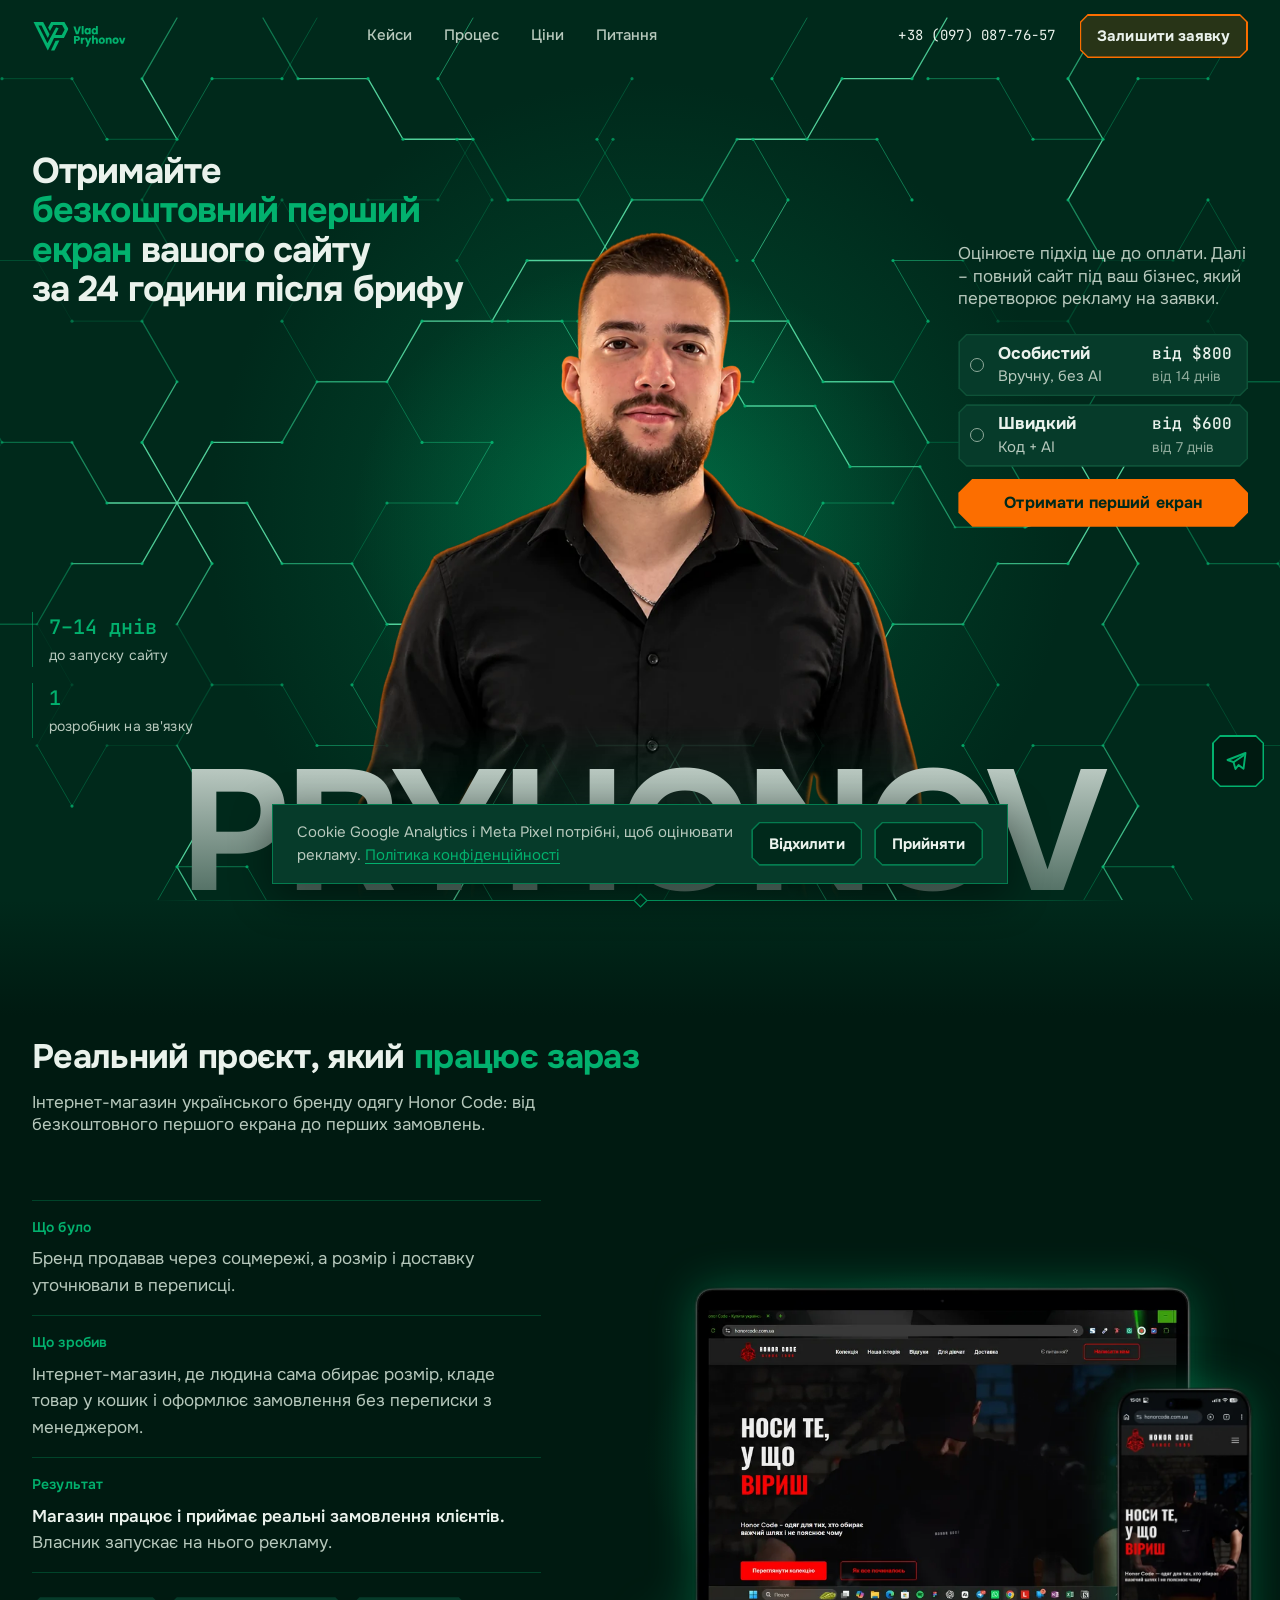
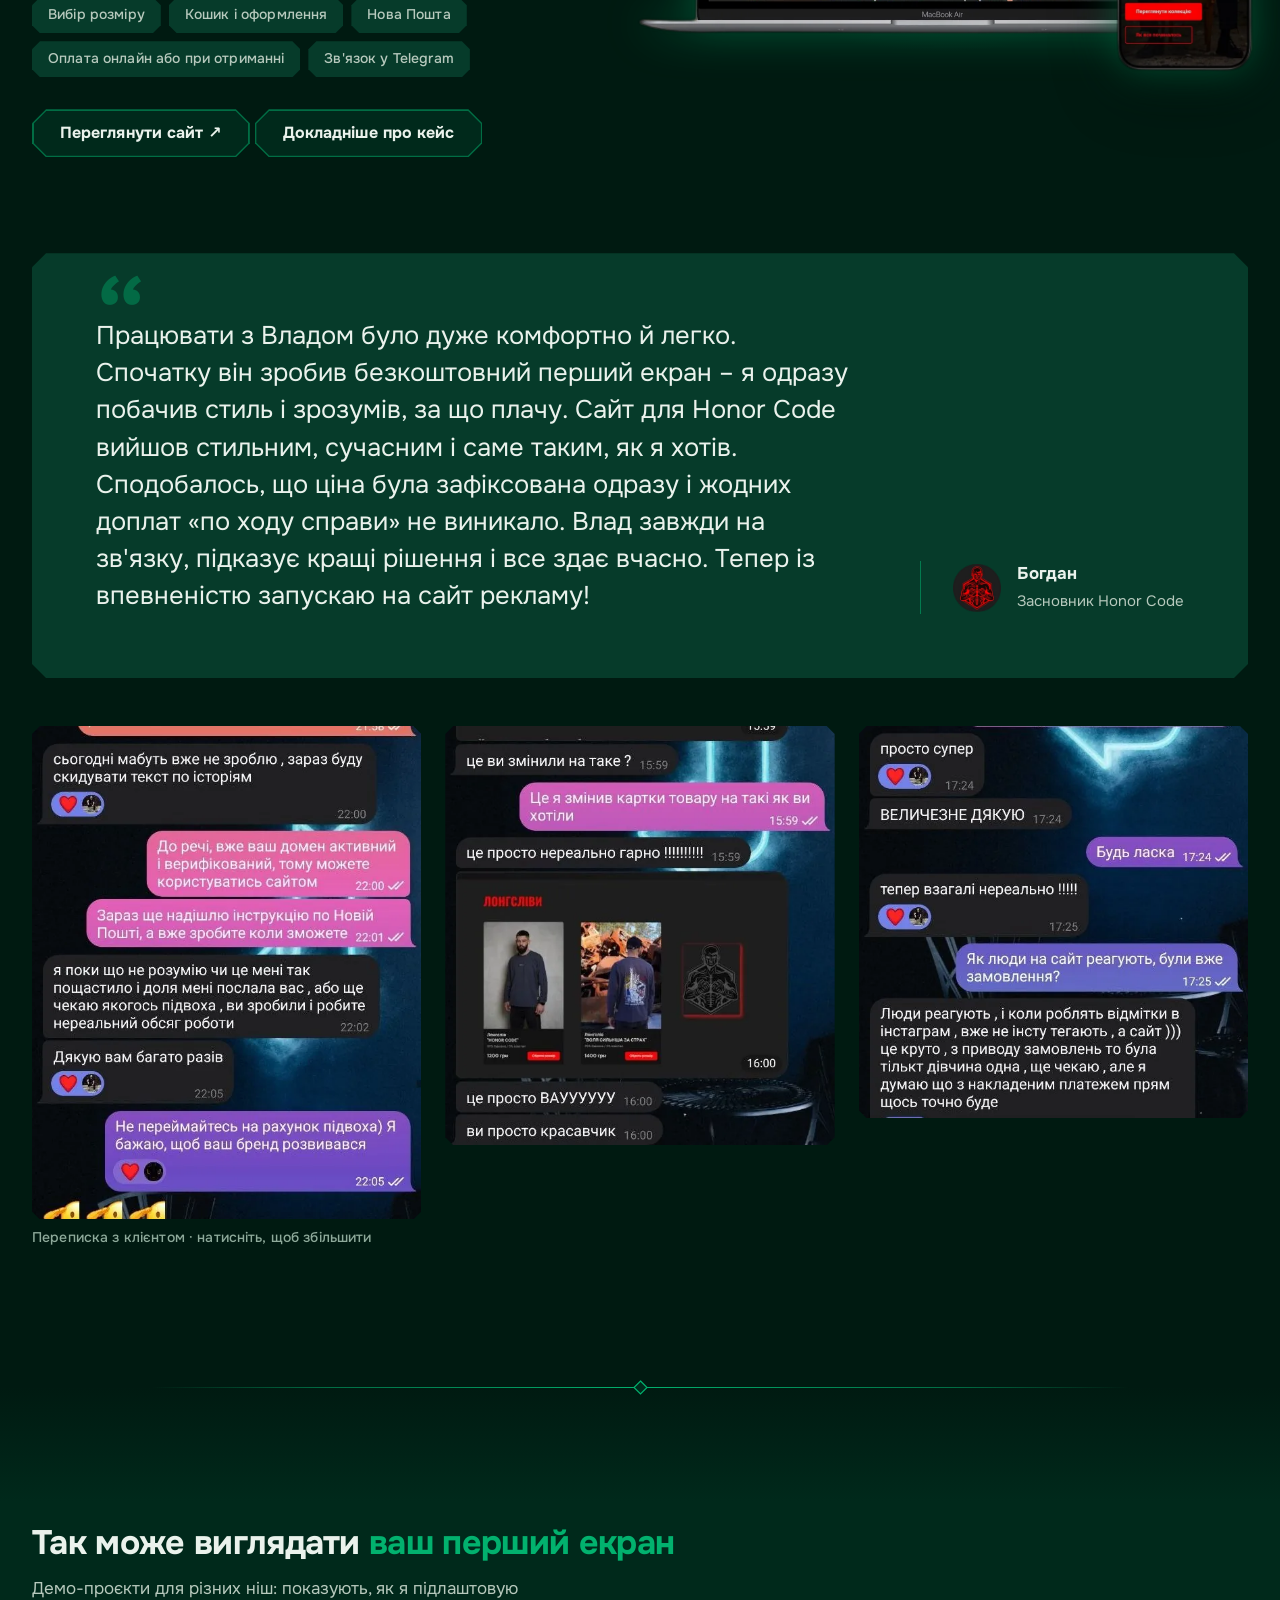
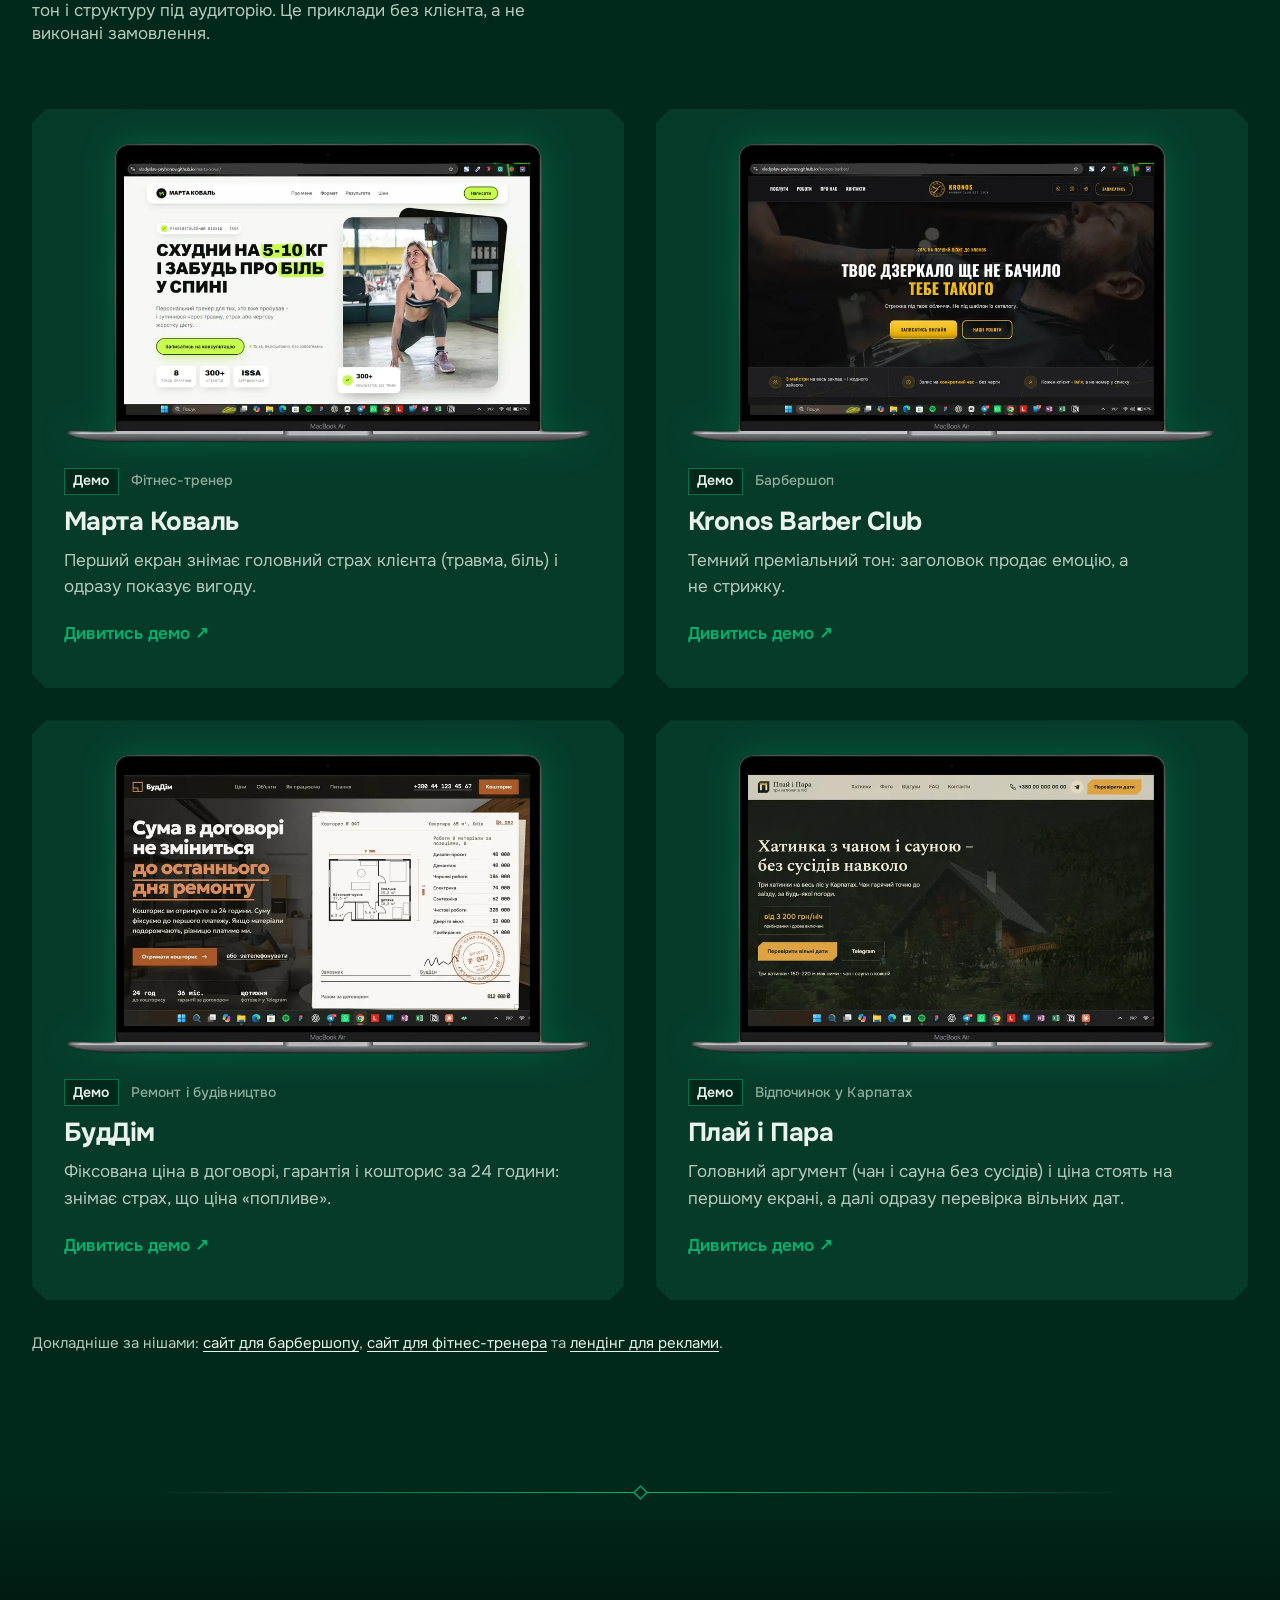
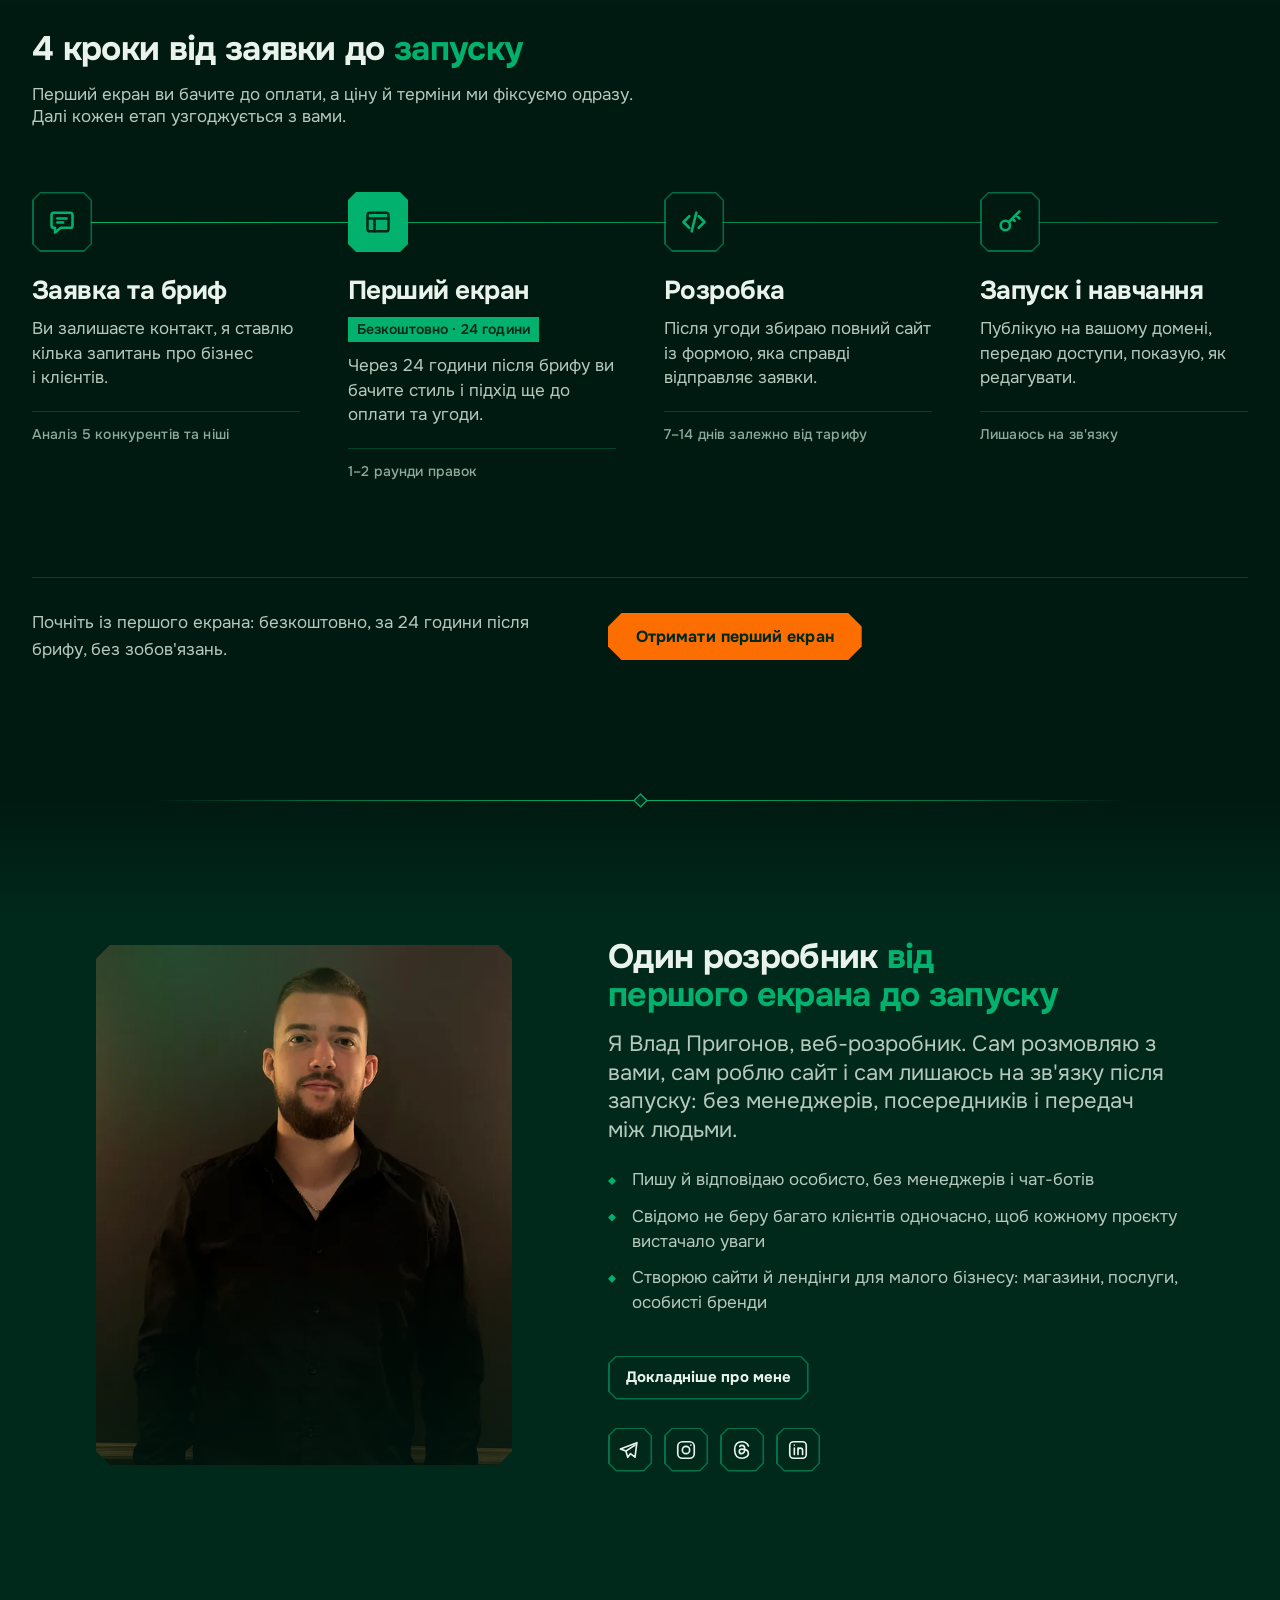
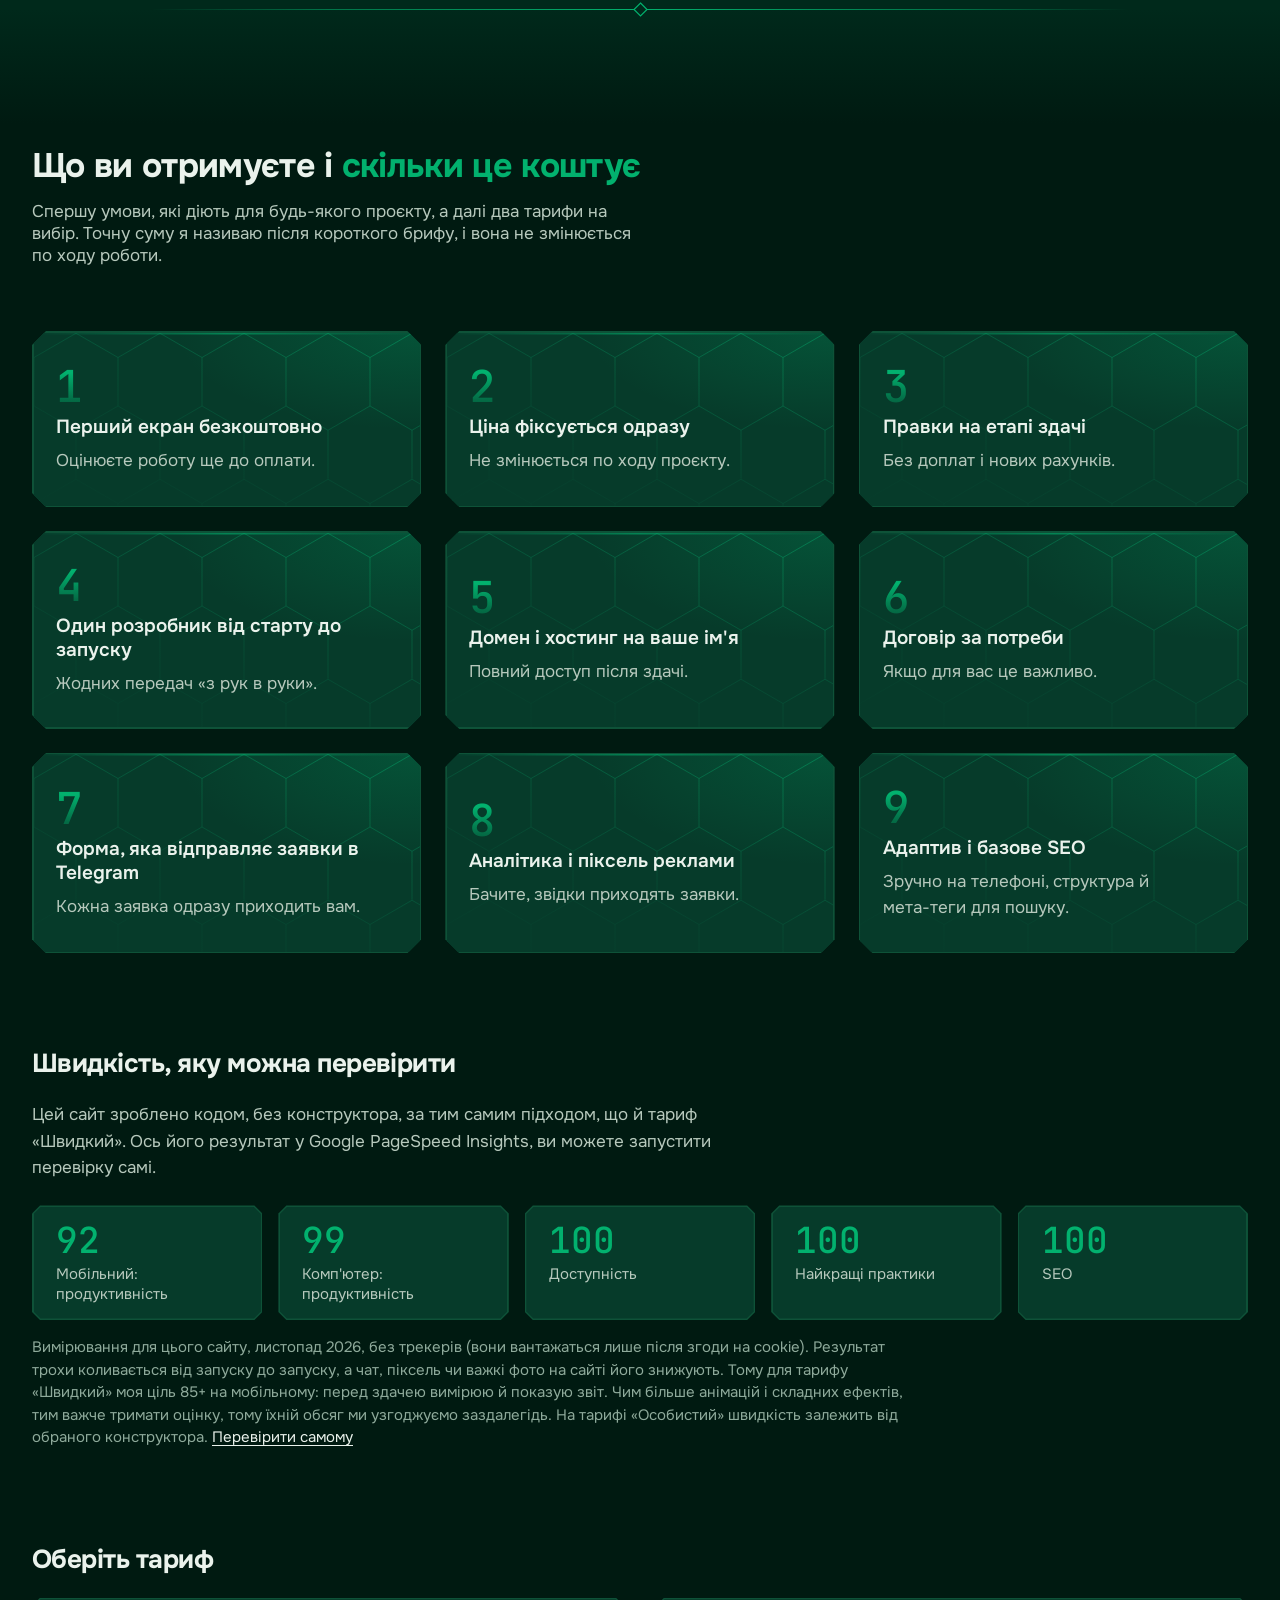
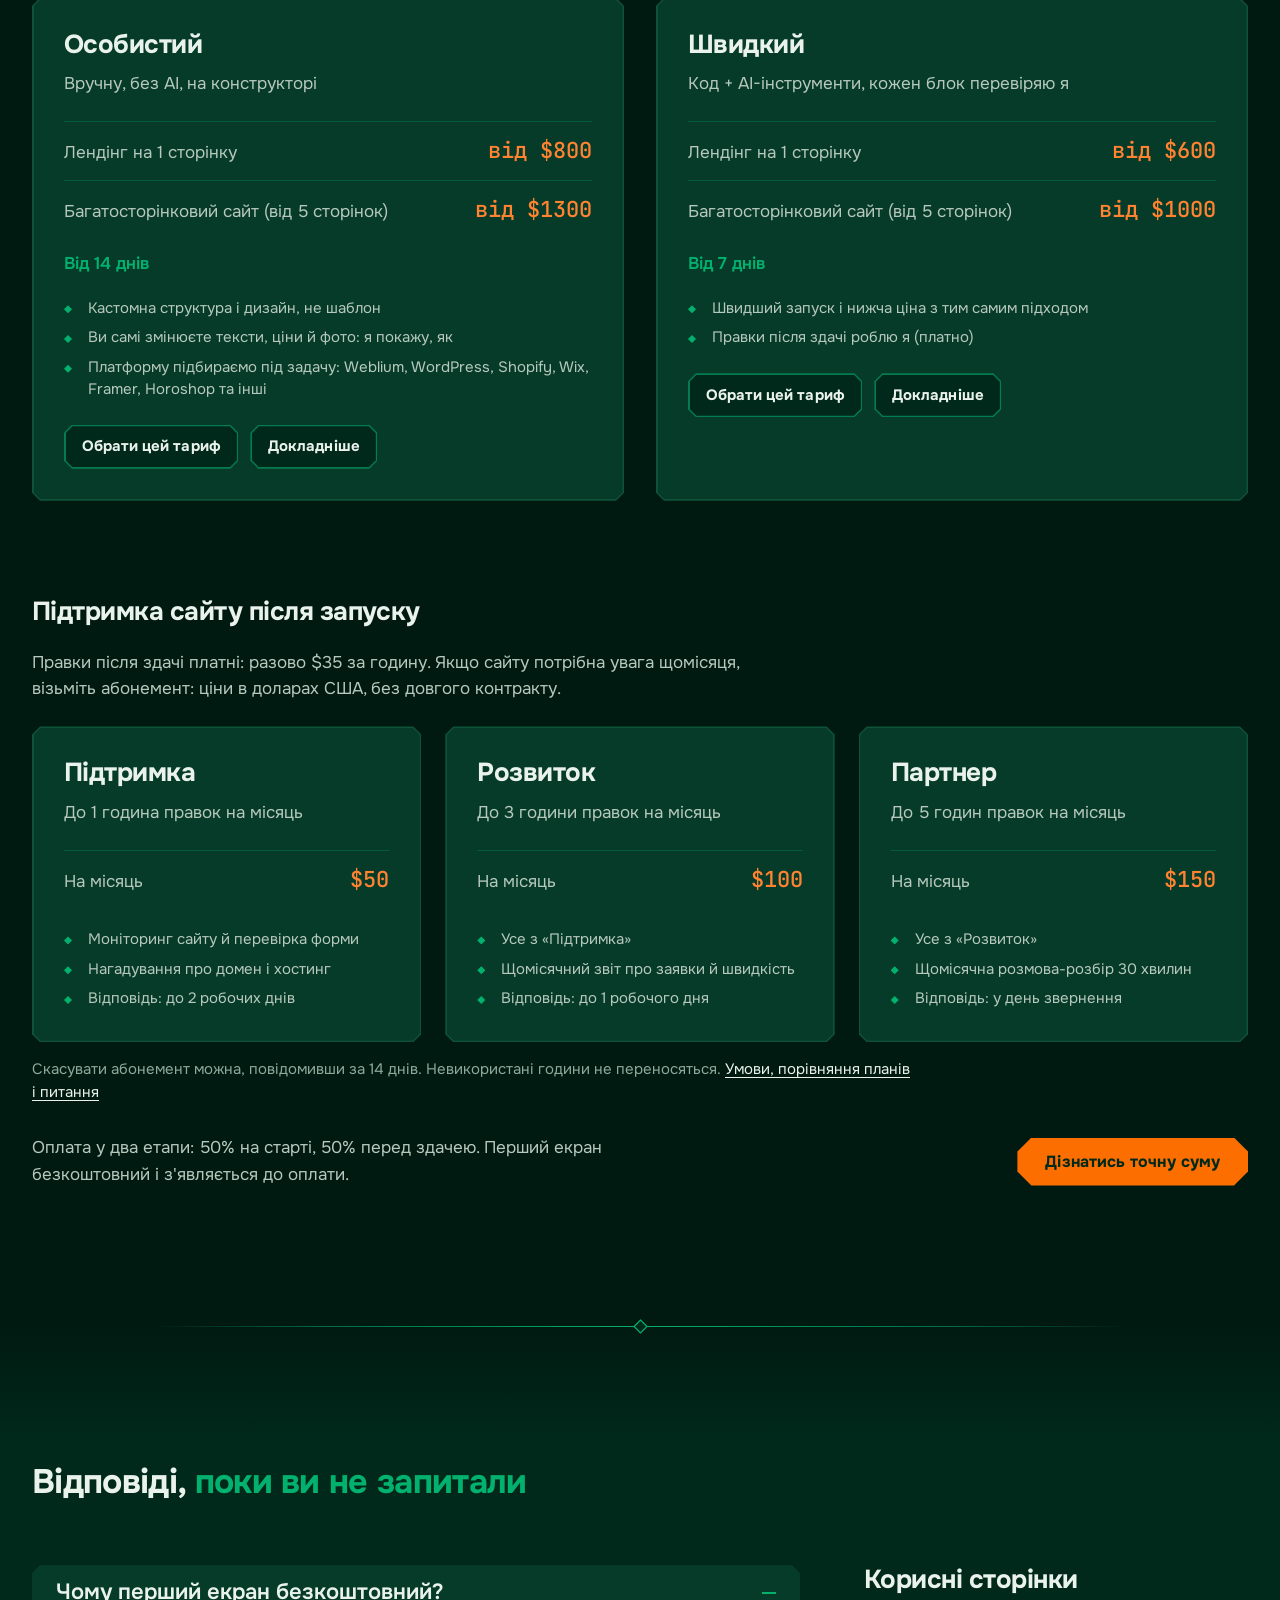
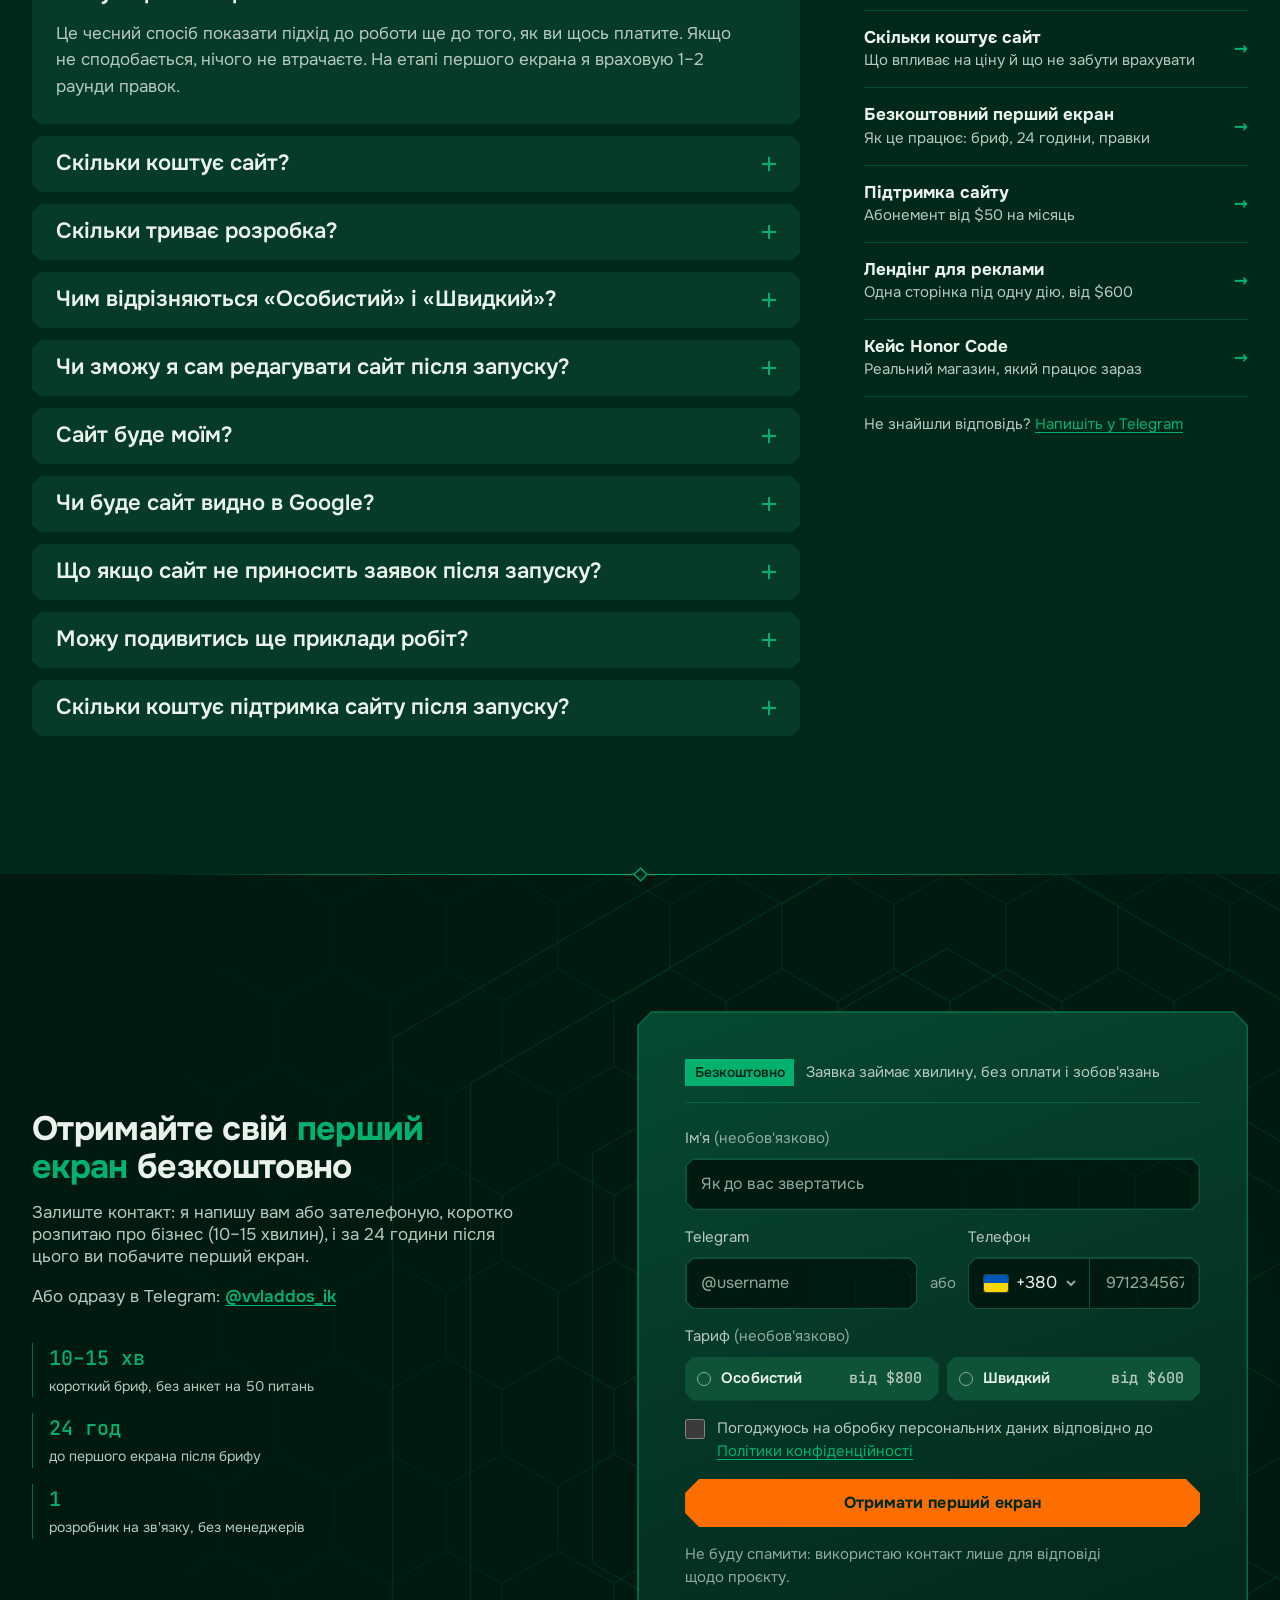
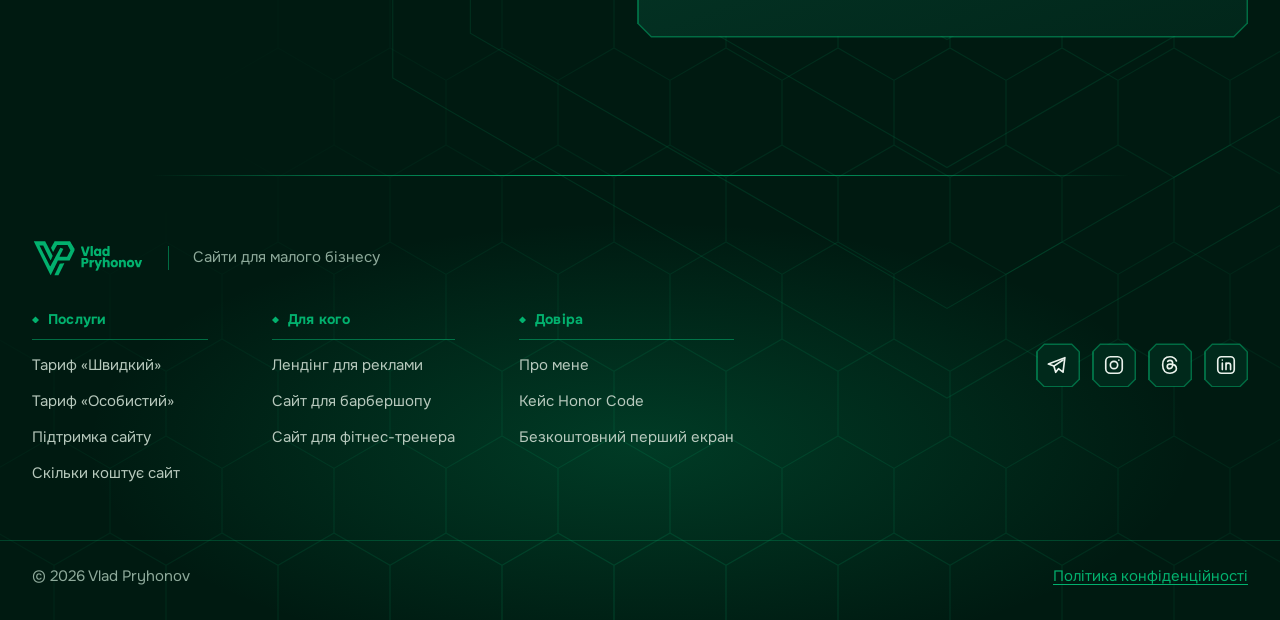
<file: index.html>
<!DOCTYPE html>
<html lang="uk">
<head>
<meta charset="UTF-8">
<meta http-equiv="Content-Security-Policy" content="default-src 'none'; script-src 'self' 'sha256-hfVlnF+W+cUyPhD4my9Nh5ljNu9xdp/PG0jrfmcpsr0=' https://www.googletagmanager.com https://connect.facebook.net; style-src 'self' 'unsafe-inline'; img-src 'self' data: https://*.google-analytics.com https://*.googletagmanager.com https://www.facebook.com; font-src 'self'; connect-src 'self' https://script.google.com https://script.googleusercontent.com https://*.google-analytics.com https://*.analytics.google.com https://*.googletagmanager.com https://www.facebook.com https://connect.facebook.net; frame-src https://www.youtube-nocookie.com; manifest-src 'self'; object-src 'none'; base-uri 'self'; form-action 'self'">
<meta name="referrer" content="strict-origin-when-cross-origin">
<meta name="viewport" content="width=device-width, initial-scale=1">
<title>Створення сайтів для малого бізнесу від $600 – Vlad Pryhonov</title>
<meta name="description" content="Створення сайтів і лендінгів для малого бізнесу: безкоштовний перший екран за 24 години після брифу, запуск від 7 днів, від $600. Оплата після результату.">
<link rel="canonical" href="https://pryhonov.com/">
<meta name="theme-color" content="#00291B">
<meta name="robots" content="index, follow, max-image-preview:large, max-snippet:-1, max-video-preview:-1">
<meta name="author" content="Vlad Pryhonov">
<link rel="icon" href="/favicon.ico" sizes="48x48">
<link rel="icon" type="image/png" href="img/favicon.png" sizes="64x64">
<link rel="icon" type="image/png" href="img/icon-192.png" sizes="192x192">
<link rel="apple-touch-icon" href="/apple-touch-icon.png">
<link rel="manifest" href="/site.webmanifest">

<meta property="og:type" content="website">
<meta property="og:locale" content="uk_UA">
<meta property="og:site_name" content="Vlad Pryhonov">
<meta property="og:title" content="Безкоштовний перший екран вашого сайту за 24 години після брифу">
<meta property="og:description" content="Створюю сайти й лендінги для малого бізнесу. Перший екран безкоштовно за 24 години, оплата після результату. Лендінг від $600, запуск від 7 днів.">
<meta property="og:url" content="https://pryhonov.com/">
<meta property="og:image" content="https://pryhonov.com/img/og-cover-2.jpg">
<meta property="og:image:width" content="1200">
<meta property="og:image:height" content="630">
<meta property="og:image:alt" content="Безкоштовний перший екран вашого сайту: Влад Пригонов, сайти для малого бізнесу від $600">
<meta name="twitter:image" content="https://pryhonov.com/img/og-cover-2.jpg">
<meta property="og:image:type" content="image/jpeg">
<meta name="twitter:card" content="summary_large_image">
<meta name="twitter:title" content="Безкоштовний перший екран вашого сайту за 24 години після брифу">
<meta name="twitter:description" content="Створюю сайти й лендінги для малого бізнесу. Перший екран безкоштовно за 24 години, оплата після результату. Лендінг від $600, запуск від 7 днів.">
<link rel="preload" as="font" type="font/woff2" href="fonts/onest-400-cyrillic.woff2" crossorigin>
<link rel="stylesheet" href="css/fonts.css?v=20261121c">
<link rel="preload" as="image" href="img/vlad-800.webp" imagesrcset="img/vlad-480.webp 480w, img/vlad-800.webp 800w, img/vlad-928.webp 928w" imagesizes="(min-width: 960px) 720px, 92vw" fetchpriority="high">

<script>
  /* Анти-фреймінг (захист від clickjacking: заголовка X-Frame-Options на GitHub Pages нема) */
  if (window.top !== window.self) { try { window.top.location.href = window.self.location.href; } catch (e) { document.documentElement.style.display = 'none'; } }
  /* .js вмикає початкові стани анімацій; .ready знімає їх. Якщо GSAP не завантажився – через 2.5 с усе показується. */
  document.documentElement.classList.add('js');
  setTimeout(function () { document.documentElement.classList.add('ready'); }, 2500);
  /* Якщо js/case.js не завантажився – блоки, що з'являються при прокрутці, показуються через 6 с */
  setTimeout(function () { document.documentElement.classList.add('reveal-fallback'); }, 6000);
</script>
<link rel="stylesheet" href="css/tokens.css?v=20261121c">
<link rel="stylesheet" href="css/base.css?v=20261121c">
<link rel="stylesheet" href="css/components.css?v=20261121c">
<link rel="stylesheet" href="css/header.css?v=20261121c">
<link rel="stylesheet" href="css/hero.css?v=20261121c">
<link rel="stylesheet" href="css/case.css?v=20261121c">
<link rel="stylesheet" href="css/process.css?v=20261121c">
<link rel="stylesheet" href="css/sections.css?v=20261121c">
<script type="application/ld+json">
{
  "@context": "https://schema.org",
  "@graph": [
    {
      "@type": "WebSite",
      "@id": "https://pryhonov.com/#website",
      "url": "https://pryhonov.com/",
      "name": "Vlad Pryhonov",
      "inLanguage": "uk",
      "publisher": {
        "@id": "https://pryhonov.com/#person"
      }
    },
    {
      "@type": "Person",
      "@id": "https://pryhonov.com/#person",
      "name": "Влад Пригонов",
      "alternateName": [
        "Vlad Pryhonov",
        "Владислав Пригонов"
      ],
      "jobTitle": "Веб-розробник",
      "url": "https://pryhonov.com/",
      "image": "https://pryhonov.com/img/vlad-about-1000.webp",
      "telephone": "+380970877657",
      "knowsLanguage": "uk",
      "knowsAbout": [
        "Створення сайтів",
        "Лендінги",
        "Інтернет-магазини",
        "Сайти для малого бізнесу",
        "Конверсія сайту"
      ],
      "sameAs": [
        "https://t.me/vvladdos_ik",
        "https://www.instagram.com/vlad.pryhonov/",
        "https://www.threads.com/@vlad.pryhonov",
        "https://www.linkedin.com/in/vlad-prigonov/"
      ],
      "worksFor": {
        "@id": "https://pryhonov.com/#service"
      }
    },
    {
      "@type": "ProfessionalService",
      "@id": "https://pryhonov.com/#service",
      "name": "Vlad Pryhonov: створення сайтів для малого бізнесу",
      "url": "https://pryhonov.com/",
      "logo": "https://pryhonov.com/img/icon-512.png",
      "image": "https://pryhonov.com/img/og-cover-2.jpg",
      "description": "Створення сайтів і лендінгів для малого бізнесу. Безкоштовний перший екран за 24 години після брифу, повний сайт від 7 днів, оплата після результату.",
      "serviceType": "Розробка сайтів і лендінгів",
      "areaServed": {
        "@type": "Country",
        "name": "Україна"
      },
      "availableLanguage": "uk",
      "priceRange": "від $600",
      "telephone": "+380970877657",
      "founder": {
        "@id": "https://pryhonov.com/#person"
      },
      "sameAs": [
        "https://t.me/vvladdos_ik",
        "https://www.instagram.com/vlad.pryhonov/",
        "https://www.threads.com/@vlad.pryhonov",
        "https://www.linkedin.com/in/vlad-prigonov/"
      ],
      "contactPoint": {
        "@type": "ContactPoint",
        "contactType": "customer support",
        "telephone": "+380970877657",
        "url": "https://t.me/vvladdos_ik",
        "availableLanguage": "uk"
      },
      "makesOffer": [
        {
          "@type": "Offer",
          "name": "Сайт, тариф «Швидкий» (код + AI-інструменти)",
          "url": "https://pryhonov.com/shvydkyi-tarif/",
          "priceCurrency": "USD",
          "price": "600",
          "priceSpecification": {
            "@type": "PriceSpecification",
            "priceCurrency": "USD",
            "minPrice": 600
          },
          "description": "Лендінг на 1 сторінку від $600, багатосторінковий сайт від 5 сторінок від $1000, від 7 днів. Кожен блок перевіряє розробник.",
          "itemOffered": {
            "@type": "Service",
            "name": "Створення сайту, тариф «Швидкий»"
          }
        },
        {
          "@type": "Offer",
          "name": "Сайт, тариф «Особистий» (вручну, без AI)",
          "url": "https://pryhonov.com/osobystyi-tarif/",
          "priceCurrency": "USD",
          "price": "800",
          "priceSpecification": {
            "@type": "PriceSpecification",
            "priceCurrency": "USD",
            "minPrice": 800
          },
          "description": "Лендінг на 1 сторінку від $800, багатосторінковий сайт від 5 сторінок від $1300, від 14 днів. Замовник сам змінює тексти, ціни й фото.",
          "itemOffered": {
            "@type": "Service",
            "name": "Створення сайту, тариф «Особистий»"
          }
        }
      ]
    },
    {
      "@type": "WebPage",
      "@id": "https://pryhonov.com/#webpage",
      "url": "https://pryhonov.com/",
      "name": "Створення сайтів для малого бізнесу від $600 – Vlad Pryhonov",
      "inLanguage": "uk",
      "isPartOf": {
        "@id": "https://pryhonov.com/#website"
      },
      "about": {
        "@id": "https://pryhonov.com/#service"
      },
      "primaryImageOfPage": {
        "@type": "ImageObject",
        "url": "https://pryhonov.com/img/og-cover-2.jpg",
        "width": 1200,
        "height": 630
      },
      "dateModified": "2026-11-16"
    },
    {
      "@type": "FAQPage",
      "@id": "https://pryhonov.com/#faq",
      "isPartOf": {
        "@id": "https://pryhonov.com/#webpage"
      },
      "inLanguage": "uk",
      "mainEntity": [
        {
          "@type": "Question",
          "name": "Чому перший екран безкоштовний?",
          "acceptedAnswer": {
            "@type": "Answer",
            "text": "Це чесний спосіб показати підхід до роботи ще до того, як ви щось платите. Якщо не сподобається, нічого не втрачаєте. На етапі першого екрана я враховую 1–2 раунди правок."
          }
        },
        {
          "@type": "Question",
          "name": "Скільки коштує сайт?",
          "acceptedAnswer": {
            "@type": "Answer",
            "text": "Залежить від тарифу. «Особистий» (вручну, від 14 днів): від $800 за односторінковий лендінг і від $1300 за багатосторінковий сайт. «Швидкий» (код + AI, від 7 днів): від $600 і від $1000 відповідно. Точну суму називаю після короткого брифу, вона фіксується одразу."
          }
        },
        {
          "@type": "Question",
          "name": "Скільки триває розробка?",
          "acceptedAnswer": {
            "@type": "Answer",
            "text": "Залежить від тарифу. «Особистий» від 14 днів: я особисто збираю сайт під ваш бізнес. «Швидкий» від 7 днів: частину розробки прискорюють AI-інструменти, а кожен блок я перевіряю особисто."
          }
        },
        {
          "@type": "Question",
          "name": "Чим відрізняються «Особистий» і «Швидкий»?",
          "acceptedAnswer": {
            "@type": "Answer",
            "text": "«Особистий»: я особисто збираю сайт на платформі-конструкторі з нуля під ваш бізнес. Це кастомна структура й дизайн, а не готовий шаблон, і ви самі можете змінювати зміст. «Швидкий»: я збираю сайт кодом, AI-інструменти прискорюють частину роботи, а результат я так само перевіряю й допрацьовую. Швидше й дешевше, з тим самим підходом."
          }
        },
        {
          "@type": "Question",
          "name": "Чи зможу я сам редагувати сайт після запуску?",
          "acceptedAnswer": {
            "@type": "Answer",
            "text": "На тарифі «Особистий» так: сайт робиться на конструкторі саме для того, щоб ви могли змінювати текст, ціни й фото без звернення до розробника. Я покажу, як це робити, при передачі проєкту. На тарифі «Швидкий» правки після здачі роблю я, і вони платні: разово $35 за годину або за абонементом підтримки від $50 на місяць. Це компроміс заради швидшого терміну й нижчої ціни."
          }
        },
        {
          "@type": "Question",
          "name": "Сайт буде моїм?",
          "acceptedAnswer": {
            "@type": "Answer",
            "text": "Так. Домен і хостинг оформлюються на ваше ім'я (або прив'язуються до вже наявного у вас домену). Я лише налаштовую їх і передаю повний доступ після здачі проєкту. Залежності від мене для подальшого володіння сайтом немає."
          }
        },
        {
          "@type": "Question",
          "name": "Чи буде сайт видно в Google?",
          "acceptedAnswer": {
            "@type": "Answer",
            "text": "Так, сайт одразу готується так, щоб Google міг його індексувати: правильна структура, мета-теги, швидке завантаження. Потрапляння на перші позиції за конкретні запити це окрема, довша робота з просування, яку можна обговорити додатково."
          }
        },
        {
          "@type": "Question",
          "name": "Що якщо сайт не приносить заявок після запуску?",
          "acceptedAnswer": {
            "@type": "Answer",
            "text": "Розберемо структуру й форму разом. Якщо проблема в помилці сайту, а не в трафіку, я усуну її безкоштовно протягом гарантійного періоду (зазвичай 14 днів), далі правки платні. Кількість і якість трафіку це окрема від сайту змінна, яку я не контролюю."
          }
        },
        {
          "@type": "Question",
          "name": "Можу подивитись ще приклади робіт?",
          "acceptedAnswer": {
            "@type": "Answer",
            "text": "Так. Вище на сторінці є демо-проєкти для різних ніш, а під ваш тип бізнесу я покажу приклади структури ще на брифі."
          }
        },
        {
          "@type": "Question",
          "name": "Скільки коштує підтримка сайту після запуску?",
          "acceptedAnswer": {
            "@type": "Answer",
            "text": "Правки після здачі платні: разово $35 за годину, мінімум година. Якщо вони потрібні регулярно, є місячний абонемент: $50 на місяць (1 година правок, моніторинг, нагадування про домен і хостинг), $100 на місяць (3 години й щомісячний звіт про заявки) або $150 на місяць (5 годин і щомісячна розмова з розбором). Без довгого контракту: скасувати можна, повідомивши за 14 днів. Ціни в доларах США."
          }
        }
      ]
    }
  ]
}
</script>
</head>
<body>
<a class="skip-link" href="#main">Перейти до вмісту</a>

<header class="site-header" id="header">
  <div class="wrap site-header__bar">
    <a class="brand" href="#top" aria-label="Vlad Pryhonov – на початок сторінки">
      <img src="img/logo.svg" alt="Vlad Pryhonov" width="99" height="34">
    </a>
    <nav class="site-nav" aria-label="Основна навігація">
      <a href="#cases">Кейси</a>
      <a href="#process">Процес</a>
      <a href="skilky-koshtuye-sait/">Ціни</a>
      <a href="#faq">Питання</a>
    </nav>
    <a class="site-phone" href="tel:+380970877657">+38 (097) 087-76-57</a>
    <a class="btn btn--outline-orange btn--sm site-cta" id="headerCta" href="#contact" data-track="cta_header" aria-label="Залишити заявку"><span class="site-cta__full">Залишити заявку</span><span class="site-cta__short">Заявка</span></a>
    <button class="burger" type="button" id="burger" aria-expanded="false" aria-controls="mobileMenu" aria-label="Відкрити меню"><span></span></button>
  </div>
  <div class="mobile-menu" id="mobileMenu" hidden>
    <a href="#cases">Кейси</a>
    <a href="#process">Процес</a>
    <a href="skilky-koshtuye-sait/">Ціни</a>
    <a href="#faq">Питання</a>
    <a href="pidtrymka-saitu/">Підтримка сайту</a>
    <a href="pro-mene/">Про мене</a>
    <a class="mobile-menu__phone" href="tel:+380970877657">+38 (097) 087-76-57</a>
  </div>
</header>

<main id="main">
  <section class="hero" id="top" aria-labelledby="hero-title">
    <canvas class="hero__veins" aria-hidden="true"></canvas>

    <div class="wrap hero__inner">
      <div class="hero__copy">
        <p class="queue-badge" id="queueBadge" role="status" data-intro hidden></p>
        <h1 class="hero__title" id="hero-title" data-split data-intro>Отримайте <em>безкоштовний перший екран</em> вашого&nbsp;сайту <span data-queue-text="за&nbsp;{days} після&nbsp;брифу">за&nbsp;24&nbsp;години після&nbsp;брифу</span></h1>
        <p class="hero__lead" data-intro>Оцінюєте підхід ще до оплати. Далі – повний сайт під ваш бізнес, який перетворює рекламу на заявки.</p>

        <div class="hero__actions" data-intro>
        <div class="tariff" role="radiogroup" aria-label="Оберіть спосіб розробки сайту">
          <label class="tariff__opt">
            <input type="radio" name="tariff" value="personal">
            <span class="tariff__box chamfer chamfer-sm">
              <span class="tariff__name">Особистий</span>
              <span class="tariff__how">Вручну, без AI</span>
              <span class="tariff__price">від $800</span>
              <span class="tariff__term">від 14 днів</span>
            </span>
          </label>
          <label class="tariff__opt">
            <input type="radio" name="tariff" value="fast">
            <span class="tariff__box chamfer chamfer-sm">
              <span class="tariff__name">Швидкий</span>
              <span class="tariff__how">Код + AI</span>
              <span class="tariff__price">від $600</span>
              <span class="tariff__term">від 7 днів</span>
            </span>
          </label>
        </div>

        <div class="hero__cta">
          <span class="cta-glow"><a class="btn btn--primary btn--charge" href="#contact" id="heroCta" data-track="cta_hero">Отримати перший екран</a></span>
        </div>
        </div>
      </div>

      <div class="hero__stage" data-intro-photo>
        <p class="hero__mark" aria-hidden="true" data-intro-mark>PRYHONOV</p>
        <div class="hero__photo">
          <img src="img/vlad-800.webp"
               srcset="img/vlad-480.webp 480w, img/vlad-800.webp 800w, img/vlad-928.webp 928w"
               sizes="(min-width: 960px) 720px, 92vw"
               width="928" height="1441" fetchpriority="high"
               alt="Влад Пригонов, веб-розробник">
        </div>
      </div>

      <ul class="hero__facts" aria-label="Коротко про співпрацю">
        <li><b>7–14 днів</b><span>до запуску сайту</span></li>
        <li><b>1</b><span>розробник на зв'язку</span></li>
      </ul>
    </div>
  </section>

  <!-- ЗАГЛУШКИ: наступні блоки будуються по черзі; якорі працюють вже зараз -->
  <!-- КЕЙС: єдиний реальний проєкт – Honor Code. Цифри (замовлення, трафік) додати, коли клієнт їх дасть: вигадувати не можна -->
  <section class="section section--deep" id="cases" aria-labelledby="case-title">
    <div class="wrap">
      <header class="section-head reveal">
        <h2 id="case-title">Реальний проєкт, який <em>працює зараз</em></h2>
        <p class="section-head__lead">Інтернет-магазин українського бренду одягу Honor Code: від безкоштовного першого екрана до перших замовлень.</p>
      </header>

      <div class="case__grid">
        <!-- Мокап стоїть у DOM першим: на мобільному порядок «заголовок, підзаголовок, мокап, розбір»; на десктопі колонки задано в case.css -->
        <figure class="case__visual reveal">
          <img class="case__laptop" src="img/case/honor-laptop.webp" width="1000" height="574" loading="lazy" alt="Сайт Honor Code на ноутбуці: перший екран із заголовком «Носи те, у що віриш»">
          <img class="case__phone" src="img/case/honor-phone.webp" width="300" height="612" loading="lazy" alt="Сайт Honor Code на телефоні">
        </figure>

        <div class="case__info reveal">
          <dl class="case__rows">
            <div><dt>Що було</dt><dd>Бренд продавав через соцмережі, а розмір і доставку уточнювали в переписці.</dd></div>
            <div><dt>Що зробив</dt><dd>Інтернет-магазин, де людина сама обирає розмір, кладе товар у кошик і оформлює замовлення без переписки з менеджером.</dd></div>
            <div><dt>Результат</dt><dd><strong>Магазин працює і приймає реальні замовлення клієнтів.</strong> Власник запускає на нього рекламу.</dd></div>
          </dl>
          <ul class="case__tags" aria-label="Що є в магазині">
            <li class="chip">Вибір розміру</li>
            <li class="chip">Кошик і оформлення</li>
            <li class="chip">Нова Пошта</li>
            <li class="chip">Оплата онлайн або при отриманні</li>
            <li class="chip">Зв'язок у Telegram</li>
          </ul>
          <a class="btn btn--ghost" href="https://honorcode.com.ua" target="_blank" rel="noopener">Переглянути сайт ↗</a>
          <a class="btn btn--ghost" href="keis-honor-code/" data-track="case_more">Докладніше про кейс</a>
        </div>
      </div>

      <div class="proof">
        <blockquote class="quote chamfer reveal">
          <p>Працювати з Владом було дуже комфортно й легко. Спочатку він зробив безкоштовний перший екран – я одразу побачив стиль і зрозумів, за що плачу. Сайт для Honor Code вийшов стильним, сучасним і саме таким, як я хотів. Сподобалось, що ціна була зафіксована одразу і жодних доплат «по ходу справи» не виникало. Влад завжди на зв'язку, підказує кращі рішення і все здає вчасно. Тепер із впевненістю запускаю на сайт рекламу!</p>
          <footer>
            <img class="chamfer chamfer-sm" src="img/case/avatar-bohdan.webp" width="120" height="120" loading="lazy" alt="">
            <div><b>Богдан</b><span>Засновник Honor Code</span></div>
          </footer>
        </blockquote>

        <div class="proof__shots reveal">
        <div class="shots" role="group" aria-label="Скріни переписки з клієнтом">
          <button class="shot chamfer chamfer-sm" type="button" data-shot="img/case/chat-1.webp" data-alt="Переписка з Богданом: «ви зробили і робите нереальний обсяг роботи»">
            <img src="img/case/chat-1.webp" width="576" height="730" loading="lazy" alt="Переписка з Богданом (Honor Code): «ви зробили і робите нереальний обсяг роботи». Натисніть, щоб збільшити">
          </button>
          <button class="shot chamfer chamfer-sm" type="button" data-shot="img/case/chat-2.webp" data-alt="Переписка з Богданом: реакція на оновлені картки товару">
            <img src="img/case/chat-2.webp" width="576" height="620" loading="lazy" alt="Переписка з Богданом (Honor Code): реакція на оновлені картки товару. Натисніть, щоб збільшити">
          </button>
          <button class="shot chamfer chamfer-sm" type="button" data-shot="img/case/chat-3.webp" data-alt="Переписка з Богданом: перші реакції клієнтів і замовлення на сайті">
            <img src="img/case/chat-3.webp" width="576" height="580" loading="lazy" alt="Переписка з Богданом (Honor Code): перші реакції клієнтів і замовлення на сайті. Натисніть, щоб збільшити">
          </button>
        </div>
        <p class="shots__note label">Переписка з клієнтом · натисніть, щоб збільшити</p>
        </div>
      </div>
    </div>
  </section>

  <!-- ДЕМО-ПРОЄКТИ: не реальні клієнти, тому подані як «приклади першого екрана» з позначкою «Демо». Без відгуків і цифр -->
  <section class="section" id="examples" aria-labelledby="examples-title">
    <div class="wrap">
      <header class="section-head reveal">
        <h2 id="examples-title">Так може виглядати <em>ваш перший екран</em></h2>
        <p class="section-head__lead">Демо-проєкти для різних ніш: показують, як я підлаштовую тон і структуру під аудиторію. Це приклади без клієнта, а не виконані замовлення.</p>
      </header>

      <ul class="demos">
        <li class="demo chamfer reveal">
          <a class="demo__shot" href="https://vladyslav-pryhonov.github.io/marta-koval/" target="_blank" rel="noopener" tabindex="-1" aria-hidden="true">
            <img src="img/case/demo-marta-koval.webp" width="1000" height="574" loading="lazy" alt="">
          </a>
          <div class="demo__meta"><span class="demo__tag">Демо</span><span class="label">Фітнес-тренер</span></div>
          <h3>Марта Коваль</h3>
          <p>Перший екран знімає головний страх клієнта (травма, біль) і одразу показує вигоду.</p>
          <a class="demo__link" href="https://vladyslav-pryhonov.github.io/marta-koval/" target="_blank" rel="noopener">Дивитись демо ↗<span class="sr-only"> «Марта Коваль»</span></a>
        </li>
        <li class="demo chamfer reveal">
          <a class="demo__shot" href="https://vladyslav-pryhonov.github.io/kronos-barber/" target="_blank" rel="noopener" tabindex="-1" aria-hidden="true">
            <img src="img/case/demo-kronos.webp" width="1000" height="574" loading="lazy" alt="">
          </a>
          <div class="demo__meta"><span class="demo__tag">Демо</span><span class="label">Барбершоп</span></div>
          <h3>Kronos Barber Club</h3>
          <p>Темний преміальний тон: заголовок продає емоцію, а не стрижку.</p>
          <a class="demo__link" href="https://vladyslav-pryhonov.github.io/kronos-barber/" target="_blank" rel="noopener">Дивитись демо ↗<span class="sr-only"> «Kronos Barber Club»</span></a>
        </li>
        <li class="demo chamfer reveal">
          <a class="demo__shot" href="https://vladyslav-pryhonov.github.io/buddim-demo/" target="_blank" rel="noopener" tabindex="-1" aria-hidden="true">
            <img src="img/case/demo-buddim-v3.webp" width="1000" height="575" loading="lazy" alt="">
          </a>
          <div class="demo__meta"><span class="demo__tag">Демо</span><span class="label">Ремонт і будівництво</span></div>
          <h3>БудДім</h3>
          <p>Фіксована ціна в договорі, гарантія і кошторис за 24 години: знімає страх, що ціна «попливе».</p>
          <a class="demo__link" href="https://vladyslav-pryhonov.github.io/buddim-demo/" target="_blank" rel="noopener">Дивитись демо ↗<span class="sr-only"> «БудДім»</span></a>
        </li>
        <li class="demo chamfer reveal">
          <a class="demo__shot" href="https://vladyslav-pryhonov.github.io/vydpochynok-v-Karpatah/" target="_blank" rel="noopener" tabindex="-1" aria-hidden="true">
            <img src="img/case/demo-karpaty.webp" width="1000" height="574" loading="lazy" alt="">
          </a>
          <div class="demo__meta"><span class="demo__tag">Демо</span><span class="label">Відпочинок у Карпатах</span></div>
          <h3>Плай і Пара</h3>
          <p>Головний аргумент (чан і сауна без сусідів) і ціна стоять на першому екрані, а далі одразу перевірка вільних дат.</p>
          <a class="demo__link" href="https://vladyslav-pryhonov.github.io/vydpochynok-v-Karpatah/" target="_blank" rel="noopener">Дивитись демо ↗<span class="sr-only"> «Плай і Пара»</span></a>
        </li>
      </ul>
      <p class="demos__more reveal">Докладніше за нішами: <a href="sait-dlya-barbershopu/">сайт для барбершопу</a>, <a href="sait-dlya-fitnes-trenera/">сайт для фітнес-тренера</a> та <a href="lending-dlya-reklamy/">лендінг для реклами</a>.</p>
    </div>
  </section>

  <!-- ПРОЦЕС: 4 кроки. Терміни відповідають тарифам (Швидкий від 7 днів, Особистий від 14) -->
  <section class="section section--deep" id="process" aria-labelledby="process-title">
    <div class="wrap">
      <header class="section-head reveal">
        <h2 id="process-title">4 кроки від заявки до <em>запуску</em></h2>
        <p class="section-head__lead">Перший екран ви бачите до оплати, а ціну й терміни ми фіксуємо одразу. Далі кожен етап узгоджується з вами.</p>
      </header>

      <ol class="steps reveal">
        <li class="step">
          <span class="step__node" aria-hidden="true"><svg viewBox="0 0 24 24"><path d="M5 4h14a2 2 0 012 2v9a2 2 0 01-2 2h-8l-5 4v-4H5a2 2 0 01-2-2V6a2 2 0 012-2z"/><path d="M8 9h8M8 12.5h5"/></svg></span>
          <h3>Заявка та бриф</h3>
          <p>Ви залишаєте контакт, я ставлю кілька запитань про бізнес і клієнтів.</p>
          <p class="step__meta">Аналіз 5 конкурентів та ніші</p>
        </li>
        <li class="step step--hook">
          <span class="step__node" aria-hidden="true"><svg viewBox="0 0 24 24"><rect x="3" y="4" width="18" height="16" rx="2"/><path d="M3 9h18M9 9v11"/></svg></span>
          <h3>Перший екран</h3>
          <span class="step__tag" data-queue-text="Безкоштовно · {days}">Безкоштовно · 24 години</span>
          <p data-queue-text="Через {days} після брифу ви бачите стиль і підхід ще до оплати та угоди.">Через 24 години після брифу ви бачите стиль і підхід ще до оплати та угоди.</p>
          <p class="step__meta">1–2 раунди правок</p>
        </li>
        <li class="step">
          <span class="step__node" aria-hidden="true"><svg viewBox="0 0 24 24"><path d="M8 7l-5 5 5 5M16 7l5 5-5 5M14 4l-4 16"/></svg></span>
          <h3>Розробка</h3>
          <p>Після угоди збираю повний сайт із формою, яка справді відправляє заявки.</p>
          <p class="step__meta">7–14 днів залежно від тарифу</p>
        </li>
        <li class="step">
          <span class="step__node" aria-hidden="true"><svg viewBox="0 0 24 24"><circle cx="8" cy="15" r="4"/><path d="M11 12l9-9M17 6l3 3M14 9l2 2"/></svg></span>
          <h3>Запуск і навчання</h3>
          <p>Публікую на вашому домені, передаю доступи, показую, як редагувати.</p>
          <p class="step__meta">Лишаюсь на зв'язку</p>
        </li>
      </ol>

      <div class="process__cta reveal">
        <p data-queue-text="Почніть із першого екрана: безкоштовно, за {days} після брифу, без зобов'язань.">Почніть із першого екрана: безкоштовно, за 24 години після брифу, без зобов'язань.</p>
        <a class="btn btn--primary" href="#contact" data-track="cta_process">Отримати перший екран</a>
      </div>
    </div>
  </section>

  <!-- ПРО МЕНЕ: довіра до людини. Відео-слот вимкнений, доки в data-youtube немає ID ролика (див. js/site.js) -->
  <section class="section" id="about" aria-labelledby="about-title">
    <div class="wrap about">
      <div class="about__media reveal">
        <div class="about__frame" id="aboutVideo" data-youtube="">
          <!-- Цей кадр = постер відео-звернення (нове фото не потрібне). Кнопка ▶ з'явиться, коли в data-youtube (або CFG.youtube у js/site.js) буде ID ролика -->
          <img src="img/vlad-about-1000.webp" srcset="img/vlad-about-600.webp 600w, img/vlad-about-1000.webp 1000w" sizes="(min-width: 960px) 420px, 80vw" width="1000" height="1250" loading="lazy" alt="Влад Пригонов, веб-розробник">
          <button class="about__play" type="button" hidden aria-label="Дивитись відео-звернення"><span aria-hidden="true">▶</span></button>
        </div>
      </div>
      <div class="about__copy reveal">
        <h2 id="about-title">Один розробник <em>від першого екрана до запуску</em></h2>
        <p class="about__lead">Я Влад Пригонов, веб-розробник. Сам розмовляю з вами, сам роблю сайт і сам лишаюсь на зв'язку після запуску: без менеджерів, посередників і передач між людьми.</p>
        <ul class="about__points">
          <li>Пишу й відповідаю особисто, без менеджерів і чат-ботів</li>
          <li>Свідомо не беру багато клієнтів одночасно, щоб кожному проєкту вистачало уваги</li>
          <li>Створюю сайти й лендінги для малого бізнесу: магазини, послуги, особисті бренди</li>
        </ul>
        <p class="about__more"><a class="btn btn--ghost btn--sm" href="pro-mene/" data-track="about_more">Докладніше про мене</a></p>
        <ul class="social" aria-label="Де мене знайти">
          <li><a href="https://t.me/vvladdos_ik" target="_blank" rel="noopener" aria-label="Telegram" data-track="telegram_click"><svg viewBox="0 0 24 24" aria-hidden="true"><path d="M19.5 4L1.5 11l6 2.2L9.5 20l3-4 5 3.8z"/><path d="M7.5 13.2L17.5 6.5"/></svg></a></li>
          <li><a href="https://www.instagram.com/vlad.pryhonov/" target="_blank" rel="noopener" aria-label="Instagram"><svg viewBox="0 0 24 24" aria-hidden="true"><rect x="3" y="3" width="18" height="18" rx="5"/><circle cx="12" cy="12" r="4"/><circle cx="17.3" cy="6.7" r=".9" fill="currentColor" stroke="none"/></svg></a></li>
          <li><a href="https://www.threads.com/@vlad.pryhonov" target="_blank" rel="noopener" aria-label="Threads"><svg viewBox="0 0 24 24" aria-hidden="true"><path d="M19 7.5c-1.333-3-3.667-4.5-7-4.5-5 0-8 2.5-8 9s3.5 9 8 9 7-3 7-5-1-5-7-5c-2.5 0-3 1.25-3 2.5 0 1.5 1 2.5 2.5 2.5 2.5 0 3.5-1.5 3.5-5s-2-4-3-4-1.833.333-2.5 1"/></svg></a></li>
          <li><a href="https://www.linkedin.com/in/vlad-prigonov/?locale=uk" target="_blank" rel="noopener" aria-label="LinkedIn"><svg viewBox="0 0 24 24" aria-hidden="true"><rect x="3" y="3" width="18" height="18" rx="4"/><path d="M8 10v7M8 6.6v.01M12 17v-4.5a2.5 2.5 0 015 0V17M12 10v7"/></svg></a></li>
        </ul>
      </div>
    </div>
  </section>

  <!-- ЦІНА: спершу цінність і умови, потім два тарифи (вибраний у hero підсвічується, js/site.js). Ціни: Швидкий від $600/$1000, Особистий від $800/$1300 -->
  <section class="section section--deep" id="price" aria-labelledby="price-title">
    <div class="wrap">
      <header class="section-head reveal">
        <h2 id="price-title">Що ви отримуєте і <em>скільки це коштує</em></h2>
        <p class="section-head__lead">Спершу умови, які діють для будь-якого проєкту, а далі два тарифи на вибір. Точну суму я називаю після короткого брифу, і вона не змінюється по ходу роботи.</p>
      </header>

      <ul class="values reveal" aria-label="Що входить у будь-який проєкт">
        <li><b>Перший екран безкоштовно</b><span>Оцінюєте роботу ще до оплати.</span></li>
        <li><b>Ціна фіксується одразу</b><span>Не змінюється по ходу проєкту.</span></li>
        <li><b>Правки на етапі здачі</b><span>Без доплат і нових рахунків.</span></li>
        <li><b>Один розробник від старту до запуску</b><span>Жодних передач «з рук в руки».</span></li>
        <li><b>Домен і хостинг на ваше ім'я</b><span>Повний доступ після здачі.</span></li>
        <li><b>Договір за потреби</b><span>Якщо для вас це важливо.</span></li>
        <li><b>Форма, яка відправляє заявки в Telegram</b><span>Кожна заявка одразу приходить вам.</span></li>
        <li><b>Аналітика і піксель реклами</b><span>Бачите, звідки приходять заявки.</span></li>
        <li><b>Адаптив і базове SEO</b><span>Зручно на телефоні, структура й мета-теги для пошуку.</span></li>
      </ul>

      <!-- ШВИДКІСТЬ: цифри цього сайту з Google PageSpeed (вимір. листопад 2026; після публікації перевірити й за потреби оновити). Не гарантія, а ціль тарифу «Швидкий» -->
      <div class="speed reveal" aria-labelledby="speed-title">
        <h3 class="plans__title" id="speed-title">Швидкість, яку можна перевірити</h3>
        <p class="speed__lead">Цей сайт зроблено кодом, без конструктора, за тим самим підходом, що й тариф «Швидкий». Ось його результат у Google PageSpeed Insights, ви можете запустити перевірку самі.</p>
        <ul class="speed__grid">
          <li class="speed__item chamfer chamfer-sm"><b class="speed__num">92</b><span class="speed__name">Мобільний: продуктивність</span></li>
          <li class="speed__item chamfer chamfer-sm"><b class="speed__num">99</b><span class="speed__name">Комп'ютер: продуктивність</span></li>
          <li class="speed__item chamfer chamfer-sm"><b class="speed__num">100</b><span class="speed__name">Доступність</span></li>
          <li class="speed__item chamfer chamfer-sm"><b class="speed__num">100</b><span class="speed__name">Найкращі практики</span></li>
          <li class="speed__item chamfer chamfer-sm"><b class="speed__num">100</b><span class="speed__name">SEO</span></li>
        </ul>
        <p class="speed__note">Вимірювання для цього сайту, листопад 2026, без трекерів (вони вантажаться лише після згоди на cookie). Результат трохи коливається від запуску до запуску, а чат, піксель чи важкі фото на сайті його знижують. Тому для тарифу «Швидкий» моя ціль 85+ на мобільному: перед здачею вимірюю й показую звіт. Чим більше анімацій і складних ефектів, тим важче тримати оцінку, тому їхній обсяг ми узгоджуємо заздалегідь. На тарифі «Особистий» швидкість залежить від обраного конструктора. <a href="https://pagespeed.web.dev/analysis?url=https%3A%2F%2Fpryhonov.com%2F" target="_blank" rel="noopener noreferrer" data-track="speed_check">Перевірити самому</a></p>
      </div>

      <h3 class="plans__title reveal">Оберіть тариф</h3>
      <div class="plans">
        <article class="plan chamfer chamfer-sm reveal" data-plan="personal">
          <h3>Особистий</h3>
          <p class="plan__how">Вручну, без AI, на конструкторі</p>
          <dl class="plan__prices">
            <div><dt>Лендінг на 1 сторінку</dt><dd>від $800</dd></div>
            <div><dt>Багатосторінковий сайт (від 5 сторінок)</dt><dd>від $1300</dd></div>
          </dl>
          <p class="plan__term">Від 14 днів</p>
          <ul class="plan__list">
            <li>Кастомна структура і дизайн, не шаблон</li>
            <li>Ви самі змінюєте тексти, ціни й фото: я покажу, як</li>
            <li>Платформу підбираємо під задачу: Weblium, WordPress, Shopify, Wix, Framer, Horoshop та інші</li>
          </ul>
          <div class="plan__actions">
            <button type="button" class="btn btn--ghost btn--sm plan__pick" data-pick="personal" aria-pressed="false">Обрати цей тариф</button>
            <a class="btn btn--ghost btn--sm plan__more" href="osobystyi-tarif/" data-track="plan_more_personal">Докладніше<span class="sr-only"> про тариф «Особистий»</span></a>
          </div>
        </article>
        <article class="plan chamfer chamfer-sm reveal" data-plan="fast">
          <h3>Швидкий</h3>
          <p class="plan__how">Код + AI-інструменти, кожен блок перевіряю я</p>
          <dl class="plan__prices">
            <div><dt>Лендінг на 1 сторінку</dt><dd>від $600</dd></div>
            <div><dt>Багатосторінковий сайт (від 5 сторінок)</dt><dd>від $1000</dd></div>
          </dl>
          <p class="plan__term">Від 7 днів</p>
          <ul class="plan__list">
            <li>Швидший запуск і нижча ціна з тим самим підходом</li>
            <li>Правки після здачі роблю я (платно)</li>
          </ul>
          <div class="plan__actions">
            <button type="button" class="btn btn--ghost btn--sm plan__pick" data-pick="fast" aria-pressed="false">Обрати цей тариф</button>
            <a class="btn btn--ghost btn--sm plan__more" href="shvydkyi-tarif/" data-track="plan_more_fast">Докладніше<span class="sr-only"> про тариф «Швидкий»</span></a>
          </div>
        </article>
      </div>
      <!-- ПІДТРИМКА ПІСЛЯ ЗАПУСКУ: абонементи (ціни збігаються з /pidtrymka-saitu/, dev/build-pages.py: SUPPORT і HOURLY) -->
      <div class="support reveal" aria-labelledby="support-title">
        <h3 class="plans__title" id="support-title">Підтримка сайту після запуску</h3>
        <p class="speed__lead">Правки після здачі платні: разово $35 за годину. Якщо сайту потрібна увага щомісяця, візьміть абонемент: ціни в доларах США, без довгого контракту.</p>
        <div class="plans plans--3">
          <article class="plan chamfer chamfer-sm">
            <h3>Підтримка</h3>
            <p class="plan__how">До 1 година правок на місяць</p>
            <dl class="plan__prices"><div><dt>На місяць</dt><dd>$50</dd></div></dl>
            <ul class="plan__list"><li>Моніторинг сайту й перевірка форми</li><li>Нагадування про домен і хостинг</li><li>Відповідь: до 2 робочих днів</li></ul>
          </article>
          <article class="plan chamfer chamfer-sm">
            <h3>Розвиток</h3>
            <p class="plan__how">До 3 години правок на місяць</p>
            <dl class="plan__prices"><div><dt>На місяць</dt><dd>$100</dd></div></dl>
            <ul class="plan__list"><li>Усе з «Підтримка»</li><li>Щомісячний звіт про заявки й швидкість</li><li>Відповідь: до 1 робочого дня</li></ul>
          </article>
          <article class="plan chamfer chamfer-sm">
            <h3>Партнер</h3>
            <p class="plan__how">До 5 годин правок на місяць</p>
            <dl class="plan__prices"><div><dt>На місяць</dt><dd>$150</dd></div></dl>
            <ul class="plan__list"><li>Усе з «Розвиток»</li><li>Щомісячна розмова-розбір 30 хвилин</li><li>Відповідь: у день звернення</li></ul>
          </article>
        </div>
        <p class="speed__note">Скасувати абонемент можна, повідомивши за 14 днів. Невикористані години не переносяться. <a href="pidtrymka-saitu/" data-track="support_more">Умови, порівняння планів і питання</a></p>
      </div>
      <div class="plans__foot reveal">
        <p>Оплата у два етапи: 50% на старті, 50% перед здачею. Перший екран безкоштовний і з'являється до оплати.</p>
        <a class="btn btn--primary" href="#contact" data-track="cta_price">Дізнатись точну суму</a>
      </div>
    </div>
  </section>

  <!-- FAQ: відповіді на заперечення перед заявкою. <details name="faq"> – без JS, відкрите питання закриває інші -->
  <section class="section" id="faq" aria-labelledby="faq-title">
    <div class="wrap faq">
      <header class="section-head reveal">
        <h2 id="faq-title">Відповіді, <em>поки ви не запитали</em></h2>
      </header>
      <div class="faq__layout">
      <div class="faq__list reveal">
        <details name="faq" class="qa chamfer chamfer-sm" open>
          <summary>Чому перший екран безкоштовний?</summary>
          <p>Це чесний спосіб показати підхід до роботи ще до того, як ви щось платите. Якщо не сподобається, нічого не втрачаєте. На етапі першого екрана я враховую 1–2 раунди правок.</p>
        </details>
        <details name="faq" class="qa chamfer chamfer-sm">
          <summary>Скільки коштує сайт?</summary>
          <p>Залежить від тарифу. «Особистий» (вручну, від 14 днів): від $800 за односторінковий лендінг і від $1300 за багатосторінковий сайт. «Швидкий» (код + AI, від 7 днів): від $600 і від $1000 відповідно. Точну суму називаю після короткого брифу, вона фіксується одразу.</p>
        </details>
        <details name="faq" class="qa chamfer chamfer-sm">
          <summary>Скільки триває розробка?</summary>
          <p>Залежить від тарифу. «Особистий» від 14 днів: я особисто збираю сайт під ваш бізнес. «Швидкий» від 7 днів: частину розробки прискорюють AI-інструменти, а кожен блок я перевіряю особисто.</p>
        </details>
        <details name="faq" class="qa chamfer chamfer-sm">
          <summary>Чим відрізняються «Особистий» і «Швидкий»?</summary>
          <p>«Особистий»: я особисто збираю сайт на платформі-конструкторі з нуля під ваш бізнес. Це кастомна структура й дизайн, а не готовий шаблон, і ви самі можете змінювати зміст. «Швидкий»: я збираю сайт кодом, AI-інструменти прискорюють частину роботи, а результат я так само перевіряю й допрацьовую. Швидше й дешевше, з тим самим підходом.</p>
        </details>
        <details name="faq" class="qa chamfer chamfer-sm">
          <summary>Чи зможу я сам редагувати сайт після запуску?</summary>
          <p>На тарифі «Особистий» так: сайт робиться на конструкторі саме для того, щоб ви могли змінювати текст, ціни й фото без звернення до розробника. Я покажу, як це робити, при передачі проєкту. На тарифі «Швидкий» правки після здачі роблю я, і вони платні: разово $35 за годину або за абонементом підтримки від $50 на місяць. Це компроміс заради швидшого терміну й нижчої ціни.</p>
        </details>
        <details name="faq" class="qa chamfer chamfer-sm">
          <summary>Сайт буде моїм?</summary>
          <p>Так. Домен і хостинг оформлюються на ваше ім'я (або прив'язуються до вже наявного у вас домену). Я лише налаштовую їх і передаю повний доступ після здачі проєкту. Залежності від мене для подальшого володіння сайтом немає.</p>
        </details>
        <details name="faq" class="qa chamfer chamfer-sm">
          <summary>Чи буде сайт видно в Google?</summary>
          <p>Так, сайт одразу готується так, щоб Google міг його індексувати: правильна структура, мета-теги, швидке завантаження. Потрапляння на перші позиції за конкретні запити це окрема, довша робота з просування, яку можна обговорити додатково.</p>
        </details>
        <details name="faq" class="qa chamfer chamfer-sm">
          <summary>Що якщо сайт не приносить заявок після запуску?</summary>
          <p>Розберемо структуру й форму разом. Якщо проблема в помилці сайту, а не в трафіку, я усуну її безкоштовно протягом гарантійного періоду (зазвичай 14 днів), далі правки платні. Кількість і якість трафіку це окрема від сайту змінна, яку я не контролюю.</p>
        </details>
        <details name="faq" class="qa chamfer chamfer-sm">
          <summary>Можу подивитись ще приклади робіт?</summary>
          <p>Так. Вище на сторінці є демо-проєкти для різних ніш, а під ваш тип бізнесу я покажу приклади структури ще на брифі.</p>
        </details>
        <details name="faq" class="qa chamfer chamfer-sm">
          <summary>Скільки коштує підтримка сайту після запуску?</summary>
          <p>Правки після здачі платні: разово $35 за годину, мінімум година. Якщо вони потрібні регулярно, є місячний абонемент: $50 на місяць (1 година правок, моніторинг, нагадування про домен і хостинг), $100 на місяць (3 години й щомісячний звіт про заявки) або $150 на місяць (5 годин і щомісячна розмова з розбором). Без довгого контракту: скасувати можна, повідомивши за 14 днів. Ціни в доларах США.</p>
        </details>
      </div>

      <!-- Корисні сторінки: заповнює праву частину поруч із вузькою колонкою питань (липкий блок; на мобільному йде під списком) -->
      <aside class="faqside reveal" aria-labelledby="faqside-title">
        <h3 id="faqside-title">Корисні сторінки</h3>
        <nav class="faqlinks" aria-label="Корисні сторінки">
          <a href="skilky-koshtuye-sait/" data-track="faq_link_cost"><b>Скільки коштує сайт</b><span>Що впливає на ціну й що не забути врахувати</span></a>
          <a href="pershyi-ekran/" data-track="faq_link_first"><b>Безкоштовний перший екран</b><span>Як це працює: бриф, 24 години, правки</span></a>
          <a href="pidtrymka-saitu/" data-track="faq_link_support"><b>Підтримка сайту</b><span>Абонемент від $50 на місяць</span></a>
          <a href="lending-dlya-reklamy/" data-track="faq_link_ads"><b>Лендінг для реклами</b><span>Одна сторінка під одну дію, від $600</span></a>
          <a href="keis-honor-code/" data-track="faq_link_case"><b>Кейс Honor Code</b><span>Реальний магазин, який працює зараз</span></a>
        </nav>
        <p class="faqside__ask">Не знайшли відповідь? <a href="https://t.me/vvladdos_ik" target="_blank" rel="noopener" data-track="telegram_click">Напишіть у Telegram</a></p>
      </aside>
      </div>
    </div>
  </section>

  <!-- ФОРМА: крок 1 – лише контакт (миттєва відправка; чипи ніш свідомо перенесені на крок 2, щоб не знижувати конверсію), крок 2 на екрані подяки -->
  <section class="section section--deep" id="contact" aria-labelledby="contact-title">
    <!-- Спільний «грандіозний» фон останнього блоку й підвалу: решітка, концентричні гексагони-«сигнал», світіння -->
    <div class="finale__bg" aria-hidden="true">
      <span class="finale__lattice"></span>
      <svg class="finale__ripples" viewBox="0 0 1000 1000" focusable="false">
        <polygon points="500,370 612.6,435 612.6,565 500,630 387.4,565 387.4,435"/>
        <polygon points="500,280 690.5,390 690.5,610 500,720 309.5,610 309.5,390"/>
        <polygon points="500,180 777.1,340 777.1,660 500,820 222.9,660 222.9,340"/>
        <polygon points="500,70 872.4,285 872.4,715 500,930 127.6,715 127.6,285"/>
        <polygon points="500,0 933,250 933,750 500,1000 67,750 67,250"/>
      </svg>
      <span class="finale__glow finale__glow--a"></span>
      <span class="finale__glow finale__glow--b"></span>
    </div>
    <div class="wrap contact">
      <div class="contact__copy reveal">
        <h2 id="contact-title">Отримайте свій <em>перший екран</em> безкоштовно</h2>
        <p class="contact__lead" data-queue-text="Залиште контакт: я напишу вам або зателефоную, коротко розпитаю про бізнес (10–15 хвилин), і за {days} після цього ви побачите перший екран. Зараз у мене черга: нові проєкти беру з {from}.">Залиште контакт: я напишу вам або зателефоную, коротко розпитаю про бізнес (10–15 хвилин), і за 24 години після цього ви побачите перший екран.</p>
        <p class="contact__direct">Або одразу в Telegram: <a href="https://t.me/vvladdos_ik" target="_blank" rel="noopener" data-track="telegram_click">@vvladdos_ik</a></p>
        <ul class="contact__facts">
          <li><b>10–15 хв</b><span>короткий бриф, без анкет на 50 питань</span></li>
          <li><b data-queue-text="{days}">24 год</b><span>до першого екрана після брифу</span></li>
          <li><b>1</b><span>розробник на зв'язку, без менеджерів</span></li>
        </ul>
      </div>

      <div class="formwrap reveal">
        <div class="formcard chamfer">
          <div class="formcard__head"><span class="formcard__badge">Безкоштовно</span><p>Заявка займає хвилину, без оплати і зобов'язань</p></div>
          <form id="leadForm" novalidate>
            <div class="field">
              <label for="fName">Ім'я <span class="opt">(необов'язково)</span></label>
              <div class="control">
                <input id="fName" name="name" autocomplete="given-name" placeholder="Як до вас звертатись">
              </div>
            </div>
            <!-- Контакт: на мобільному перемикач «Telegram | Телефон» показує одне поле (js/site.js, data-mode); від 760 px обидва поля поруч з «або» -->
            <div class="contact-pair" id="contactPair" data-mode="tg">
              <div class="cswitch" role="group" aria-label="Як з вами зв'язатись">
                <span class="cswitch__lbl">Як з вами зв'язатись?</span>
                <div class="cswitch__track">
                  <button type="button" class="cswitch__btn" data-cmode="tg" aria-pressed="true">Telegram</button>
                  <button type="button" class="cswitch__btn" data-cmode="ph" aria-pressed="false">Телефон</button>
                </div>
              </div>
              <div class="field field--tg">
                <label for="fTelegram">Telegram</label>
                <div class="control">
                  <input id="fTelegram" name="telegram" autocomplete="off" placeholder="@username">
                </div>
              </div>
              <span class="contact-pair__or" aria-hidden="true">або</span>
              <div class="field field--ph">
                <label for="fPhone">Телефон</label>
                <div class="control">
                  <div class="cc" id="cc">
                    <button type="button" class="cc__btn" id="ccBtn" aria-haspopup="listbox" aria-expanded="false" aria-controls="ccList" aria-label="Код країни">
                      <span class="flag flag--ua" id="ccFlag" aria-hidden="true"></span>
                      <span id="ccCode">+380</span>
                      <svg class="cc__chev" viewBox="0 0 12 12" aria-hidden="true"><path d="M2 4l4 4 4-4"/></svg>
                    </button>
                    <ul class="cc__list" id="ccList" role="listbox" tabindex="-1" hidden aria-label="Країна">
                      <li role="option" data-code="+380" data-flag="ua" aria-selected="true"><span class="flag flag--ua" aria-hidden="true"></span>Україна<b>+380</b></li>
                      <li role="option" data-code="+48" data-flag="pl" aria-selected="false"><span class="flag flag--pl" aria-hidden="true"></span>Польща<b>+48</b></li>
                      <li role="option" data-code="+49" data-flag="de" aria-selected="false"><span class="flag flag--de" aria-hidden="true"></span>Німеччина<b>+49</b></li>
                      <li role="option" data-code="+34" data-flag="es" aria-selected="false"><span class="flag flag--es" aria-hidden="true"></span>Іспанія<b>+34</b></li>
                      <li role="option" data-code="+44" data-flag="gb" aria-selected="false"><span class="flag flag--gb" aria-hidden="true"></span>Велика Британія<b>+44</b></li>
                      <li role="option" data-code="+1" data-flag="us" aria-selected="false"><span class="flag flag--us" aria-hidden="true"></span>США<b>+1</b></li>
                    </ul>
                    <input type="hidden" id="fPhoneCode" value="+380">
                  </div>
                  <input id="fPhone" name="phone" type="tel" autocomplete="tel-national" inputmode="tel" placeholder="971234567">
                </div>
              </div>
            </div>
            <p class="field-error" id="fContactError" role="alert"></p>

            <!-- Тариф: той самий вибір, що в hero і в блоці цін (js/site.js). Без вибору йде «не обрано» -->
            <fieldset class="tpick">
              <legend>Тариф <span class="opt">(необов'язково)</span></legend>
              <button type="button" class="chip tpick__btn" data-pick="personal" aria-pressed="false"><span>Особистий</span><span class="tpick__price">від $800</span></button>
              <button type="button" class="chip tpick__btn" data-pick="fast" aria-pressed="false"><span>Швидкий</span><span class="tpick__price">від $600</span></button>
            </fieldset>

            <div class="hp" aria-hidden="true">
              <label for="fWebsite">Залиште це поле порожнім</label>
              <input id="fWebsite" name="website" type="text" tabindex="-1" autocomplete="off">
            </div>

            <label class="consent">
              <input type="checkbox" id="fConsent" required>
              <span>Погоджуюсь на обробку персональних даних відповідно до <a href="privacy.html" target="_blank" rel="noopener">Політики конфіденційності</a></span>
            </label>
            <p class="field-error" id="fConsentError" role="alert"></p>

            <button type="submit" class="btn btn--primary btn--block" data-track="form_submit_click">Отримати перший екран</button>
            <p class="formcard__fine">Не буду спамити: використаю контакт лише для відповіді щодо проєкту.</p>
          </form>

          <div class="thanks" id="thanks" hidden tabindex="-1">
            <h3>Дякую! Заявку отримано</h3>
            <p>Відповім протягом 24 годин. Хочете швидше, напишіть одразу в Telegram: там я на зв'язку особисто.</p>
            <a class="btn btn--primary" id="thanksTelegram" href="https://t.me/vvladdos_ik" target="_blank" rel="noopener" data-track="telegram_click_after_lead">Написати в Telegram</a>

            <form id="detailsForm" class="details" novalidate>
              <h4>Допоможіть підготувати перший екран точніше <span class="opt">(необов'язково)</span></h4>
              <fieldset class="chips" aria-label="Тип бізнесу">
                <legend>Тип бізнесу</legend>
                <button type="button" class="chip" aria-pressed="false">Інтернет-магазин</button>
                <button type="button" class="chip" aria-pressed="false">Послуги</button>
                <button type="button" class="chip" aria-pressed="false">Кафе, салон або студія</button>
                <button type="button" class="chip" aria-pressed="false">Особистий бренд</button>
                <button type="button" class="chip" aria-pressed="false" id="chipOther">Інше</button>
              </fieldset>
              <div class="field" id="nicheOtherWrap" hidden>
                <label for="fNicheOther">Ваша ніша</label>
                <div class="control"><input id="fNicheOther" placeholder="Наприклад: ремонт квартир"></div>
              </div>
              <fieldset class="chips" aria-label="Чи плануєте рекламу">
                <legend>Чи плануєте рекламу</legend>
                <button type="button" class="chip" data-group="ads" aria-pressed="false">Так</button>
                <button type="button" class="chip" data-group="ads" aria-pressed="false">Ні</button>
                <button type="button" class="chip" data-group="ads" aria-pressed="false">Ще не знаю</button>
              </fieldset>
              <div class="field">
                <label for="fLink">Сайт або соцмережі</label>
                <div class="control"><input id="fLink" placeholder="Посилання, якщо є" inputmode="url"></div>
              </div>
              <button type="submit" class="btn btn--ghost btn--block">Надіслати уточнення</button>
            </form>
            <p class="details__done" id="detailsDone" hidden role="status">Дякую, уточнення отримав.</p>
          </div>
        </div>
      </div>
    </div>
  </section>
</main>

<footer class="footer">
  <div class="wrap footer__row">
    <div>
      <div class="footer__top"><a class="footer__brand" href="#top" aria-label="Vlad Pryhonov: на початок сторінки"><img src="img/logo.svg" alt="Vlad Pryhonov" width="111" height="38"></a><p class="footer__tagline">Сайти для малого бізнесу</p></div>
      <nav class="footer__pages footer__cols" aria-label="Сторінки сайту">
        <div class="footer__col"><p class="footer__h">Послуги</p><a href="/shvydkyi-tarif/">Тариф «Швидкий»</a><a href="/osobystyi-tarif/">Тариф «Особистий»</a><a href="/pidtrymka-saitu/">Підтримка сайту</a><a href="/skilky-koshtuye-sait/">Скільки коштує сайт</a></div>
        <div class="footer__col"><p class="footer__h">Для кого</p><a href="/lending-dlya-reklamy/">Лендінг для реклами</a><a href="/sait-dlya-barbershopu/">Сайт для барбершопу</a><a href="/sait-dlya-fitnes-trenera/">Сайт для фітнес-тренера</a></div>
        <div class="footer__col"><p class="footer__h">Довіра</p><a href="/pro-mene/">Про мене</a><a href="/keis-honor-code/">Кейс Honor Code</a><a href="/pershyi-ekran/">Безкоштовний перший екран</a></div>
      </nav>
    </div>
    <ul class="social" aria-label="Де мене знайти">
      <li><a href="https://t.me/vvladdos_ik" target="_blank" rel="noopener" aria-label="Telegram" data-track="telegram_click"><svg viewBox="0 0 24 24" aria-hidden="true"><path d="M19.5 4L1.5 11l6 2.2L9.5 20l3-4 5 3.8z"/><path d="M7.5 13.2L17.5 6.5"/></svg></a></li>
      <li><a href="https://www.instagram.com/vlad.pryhonov/" target="_blank" rel="noopener" aria-label="Instagram"><svg viewBox="0 0 24 24" aria-hidden="true"><rect x="3" y="3" width="18" height="18" rx="5"/><circle cx="12" cy="12" r="4"/><circle cx="17.3" cy="6.7" r=".9" fill="currentColor" stroke="none"/></svg></a></li>
      <li><a href="https://www.threads.com/@vlad.pryhonov" target="_blank" rel="noopener" aria-label="Threads"><svg viewBox="0 0 24 24" aria-hidden="true"><path d="M19 7.5c-1.333-3-3.667-4.5-7-4.5-5 0-8 2.5-8 9s3.5 9 8 9 7-3 7-5-1-5-7-5c-2.5 0-3 1.25-3 2.5 0 1.5 1 2.5 2.5 2.5 2.5 0 3.5-1.5 3.5-5s-2-4-3-4-1.833.333-2.5 1"/></svg></a></li>
      <li><a href="https://www.linkedin.com/in/vlad-prigonov/?locale=uk" target="_blank" rel="noopener" aria-label="LinkedIn"><svg viewBox="0 0 24 24" aria-hidden="true"><rect x="3" y="3" width="18" height="18" rx="4"/><path d="M8 10v7M8 6.6v.01M12 17v-4.5a2.5 2.5 0 015 0V17M12 10v7"/></svg></a></li>
    </ul>
  </div>
  <div class="wrap footer__fine">
    <span>© 2026 Vlad Pryhonov</span>
    <a href="privacy.html">Політика конфіденційності</a>
  </div>
</footer>

<!-- Плаваюча кнопка Telegram (js/site.js показує її після hero й ховає біля форми) -->
<a class="tg-float" id="tgFloat" href="https://t.me/vvladdos_ik" target="_blank" rel="noopener" aria-label="Написати в Telegram" data-track="telegram_click_float">
  <svg viewBox="0 0 24 24" aria-hidden="true"><path d="M19.5 4L1.5 11l6 2.2L9.5 20l3-4 5 3.8z"/><path d="M7.5 13.2L17.5 6.5"/></svg>
  <span class="tg-float__label">Написати в Telegram</span>
</a>

<!-- Cookie-згода: GA4 і Meta Pixel вантажаться лише після згоди й лише на бойовому домені (js/site.js). Дві кнопки однакової ваги -->
<div class="cookie" id="cookieBar" role="region" aria-label="Cookie" hidden>
  <p>Cookie Google Analytics і Meta Pixel потрібні, щоб оцінювати рекламу. <a href="privacy.html" target="_blank" rel="noopener">Політика конфіденційності</a></p>
  <div class="cookie__actions">
    <button type="button" class="btn btn--ghost btn--sm" id="cookieDecline">Відхилити</button>
    <button type="button" class="btn btn--ghost btn--sm" id="cookieAccept">Прийняти</button>
  </div>
</div>


<script src="js/vendor/gsap.min.js" defer></script>
<script src="js/queue.js?v=20261121c" defer></script>
<script src="js/hero.js?v=20261121c" defer></script>
<script src="js/case.js?v=20261121c" defer></script>
<script src="js/site.js?v=20261121c" defer></script>

<dialog class="lightbox" id="lightbox" aria-label="Скрін переписки">
  <button class="lightbox__close" type="button" aria-label="Закрити">&times;</button>
  <img alt="">
</dialog>
</body>
</html>
</file>
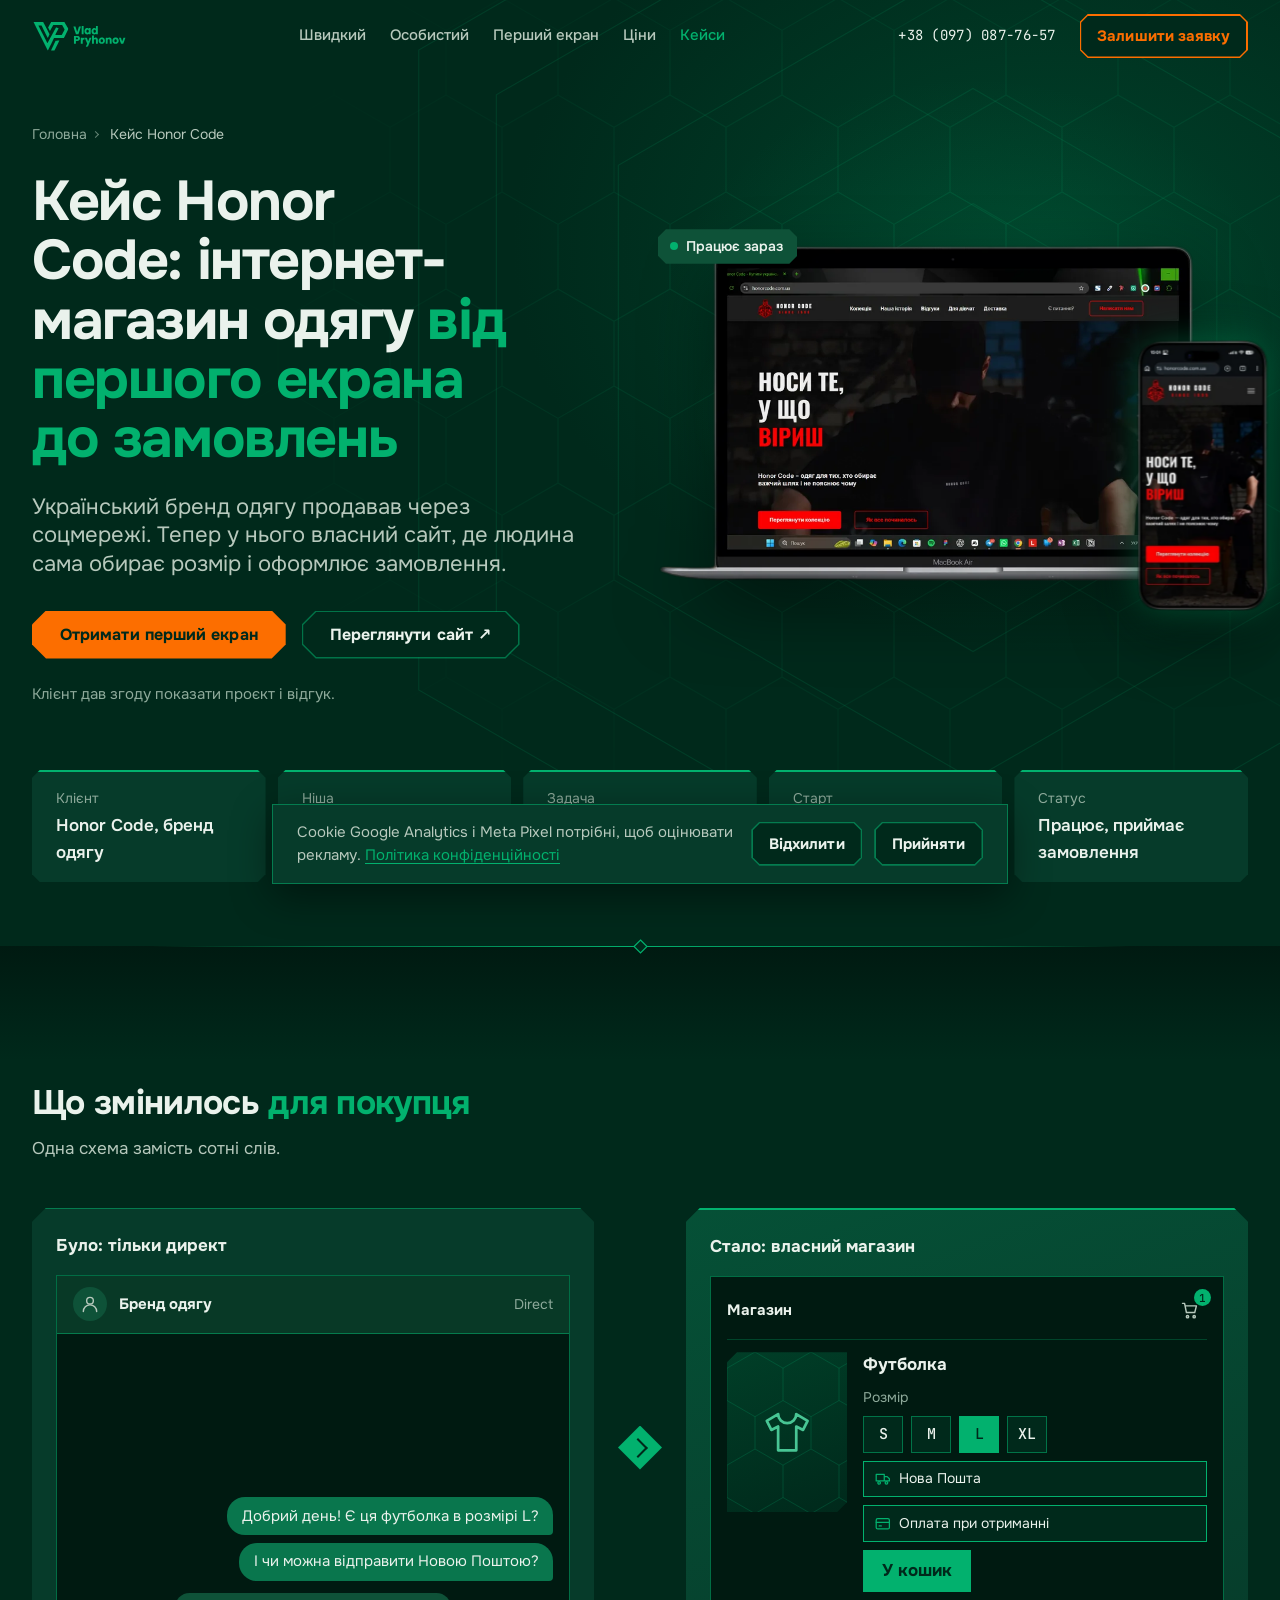
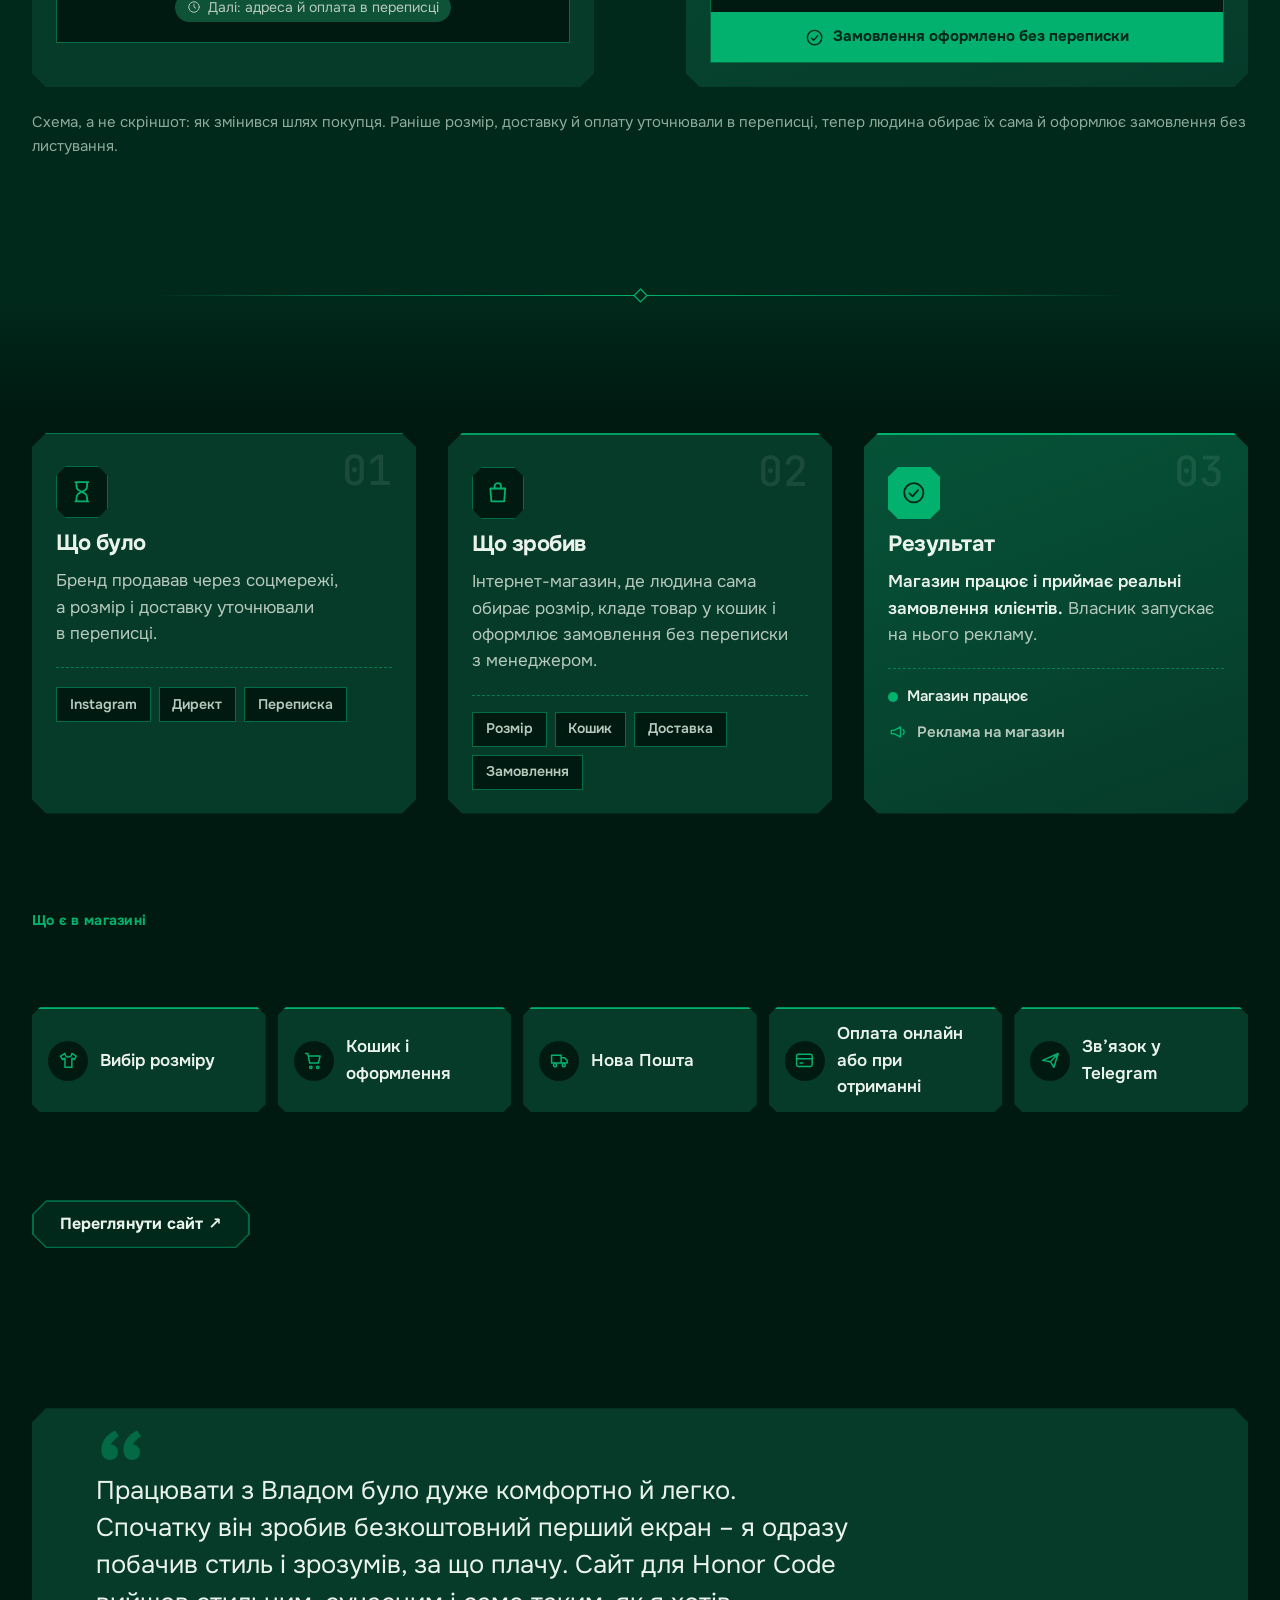
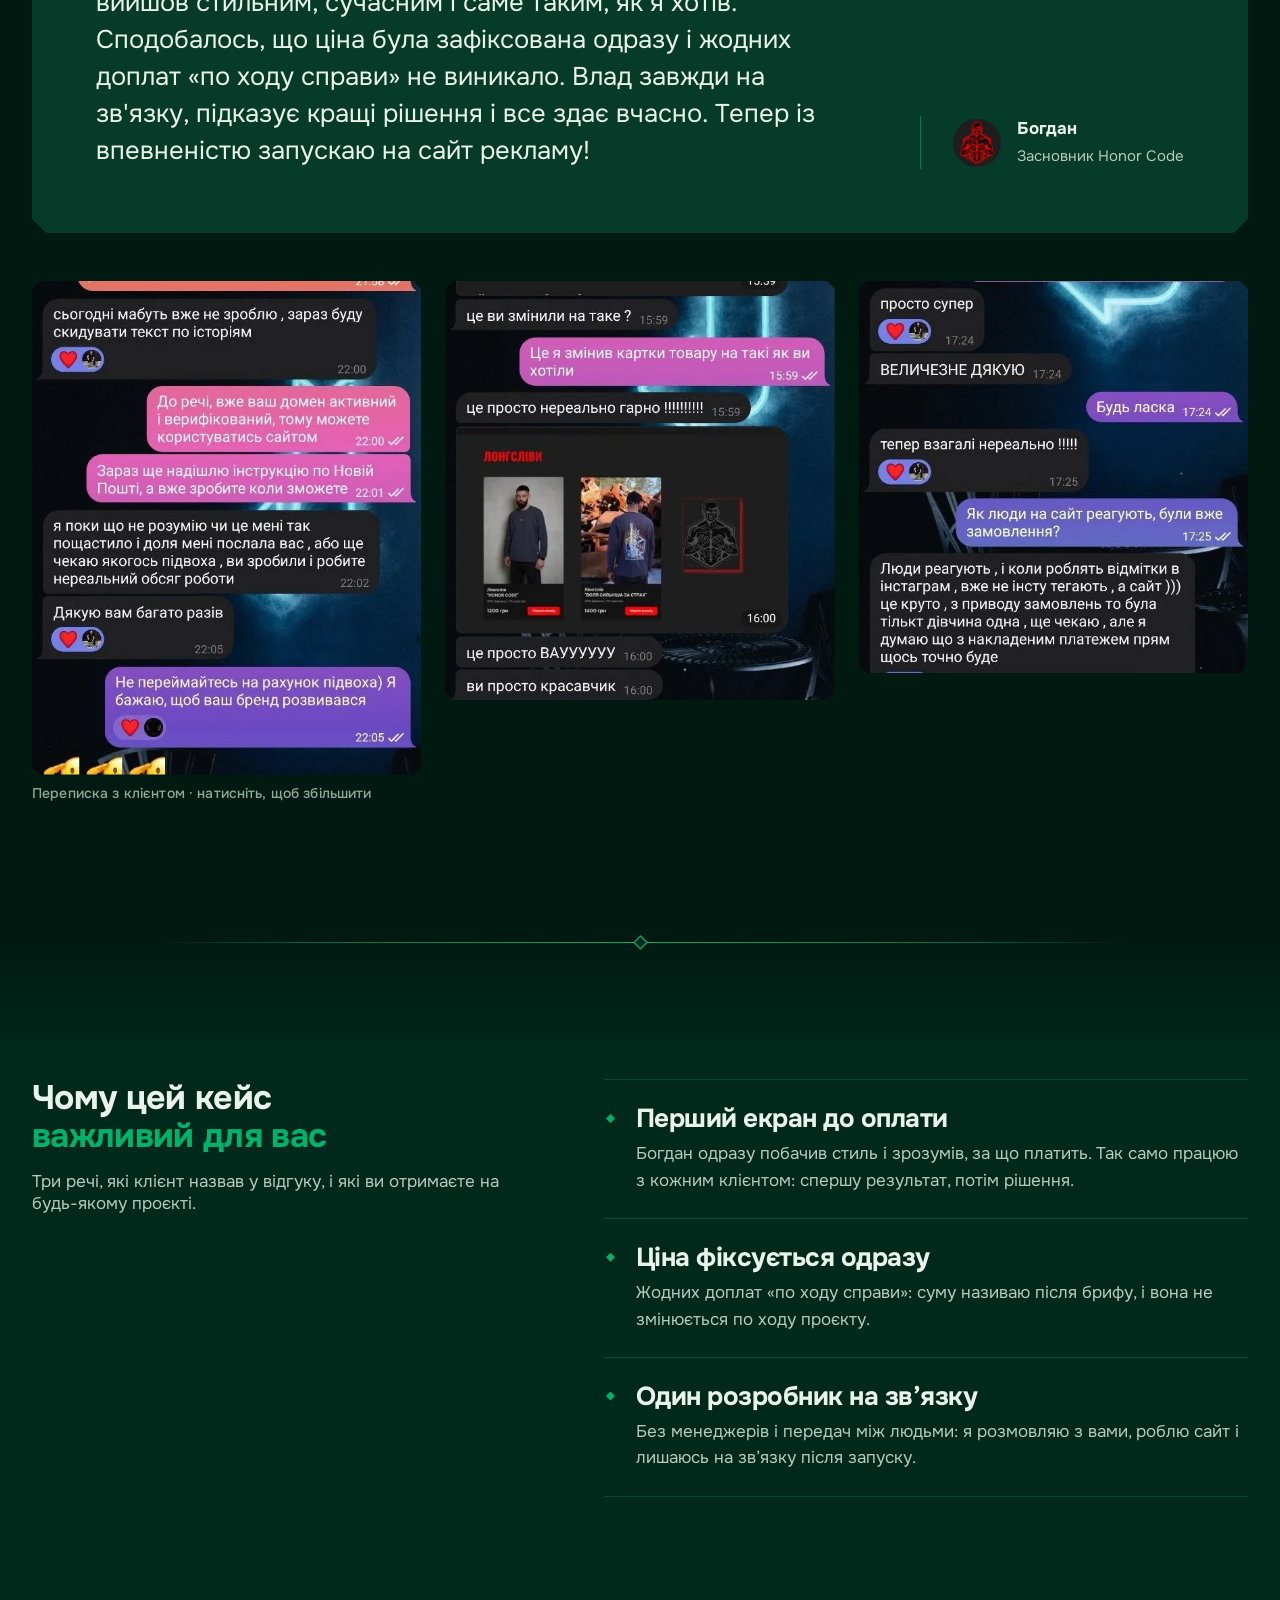
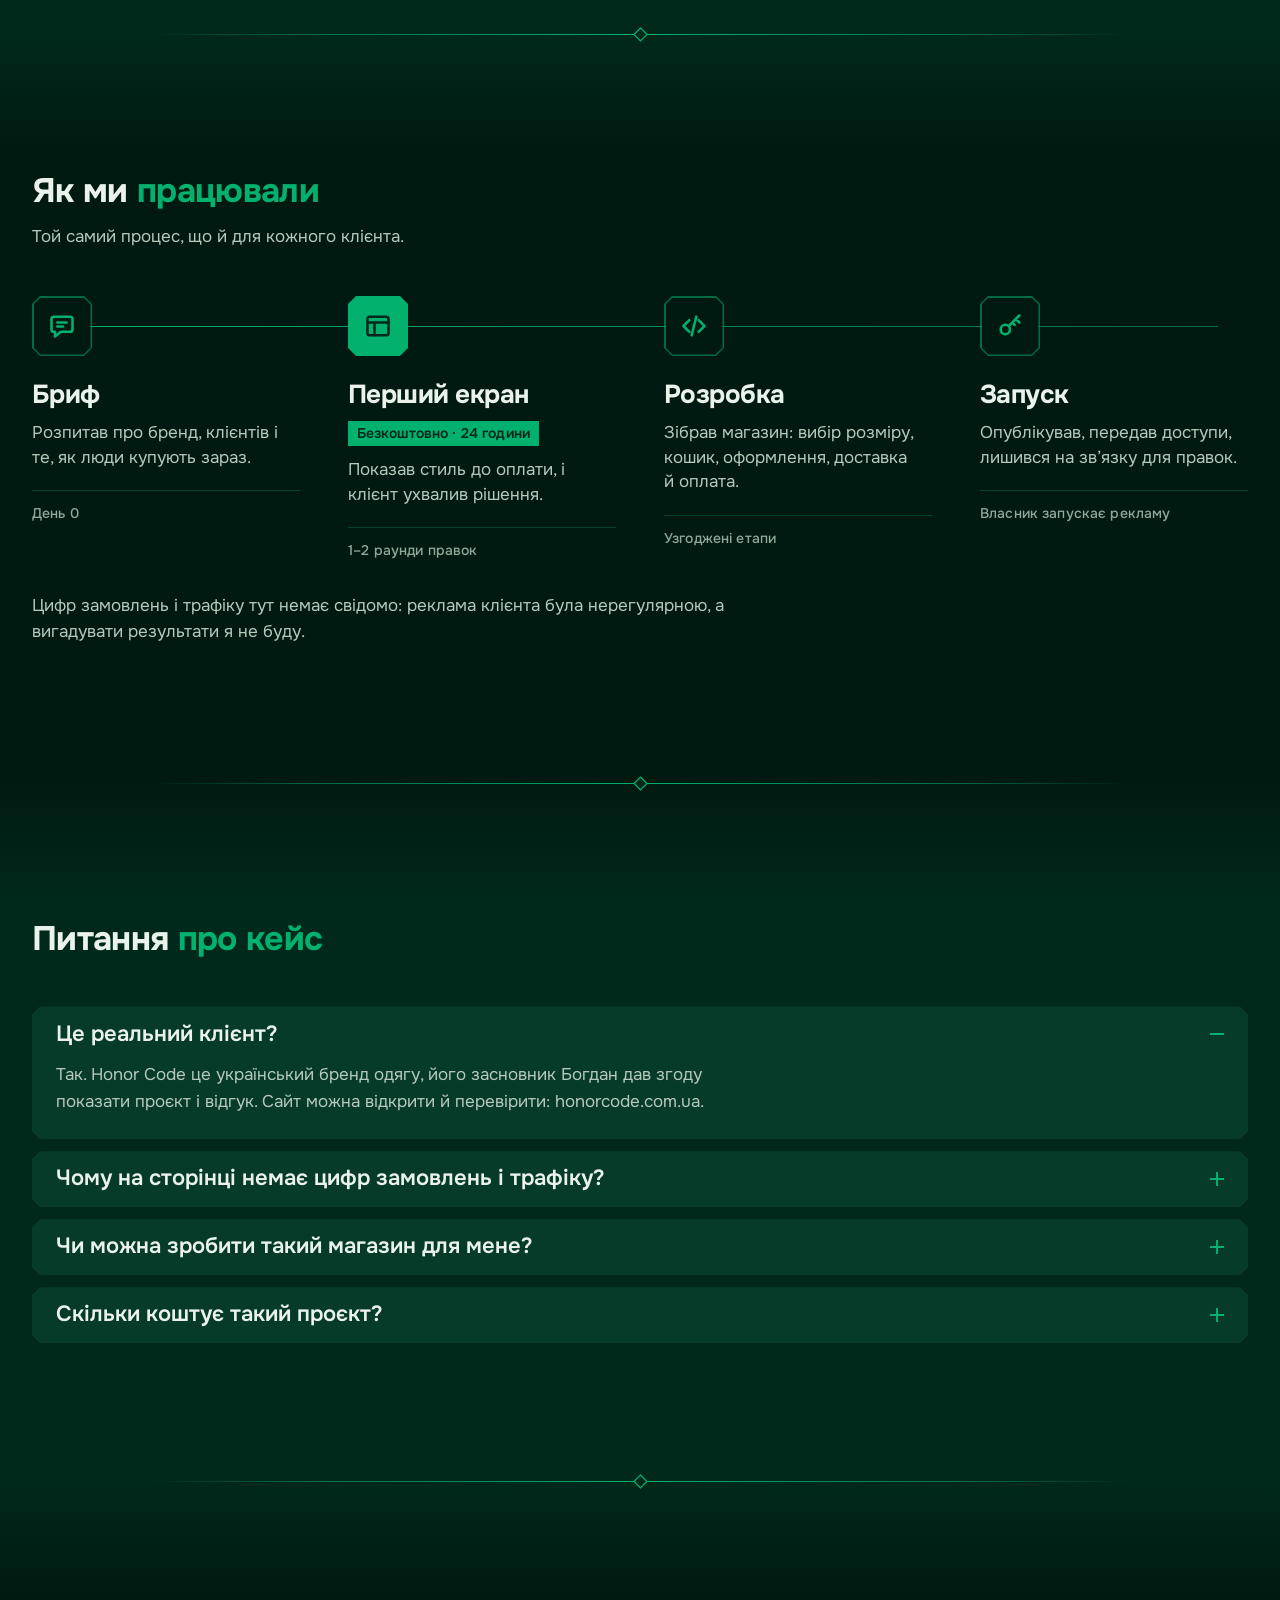
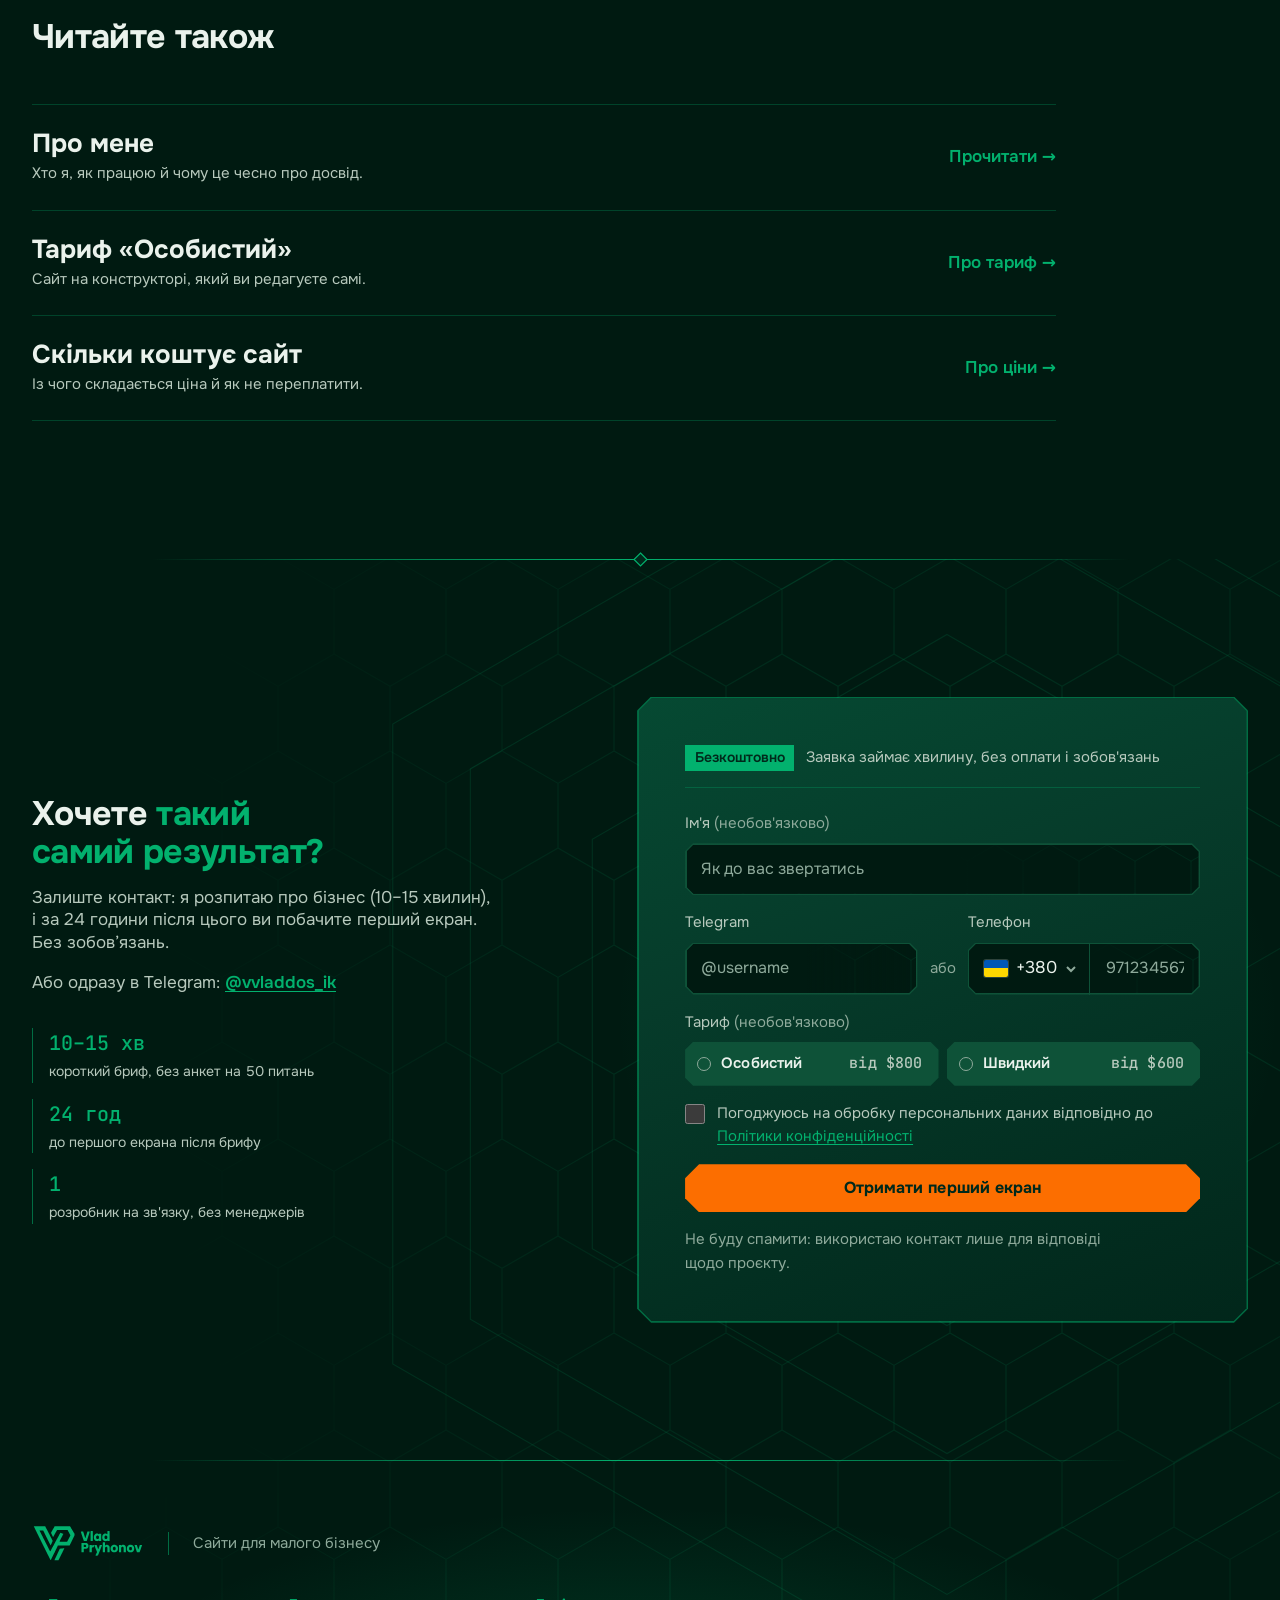
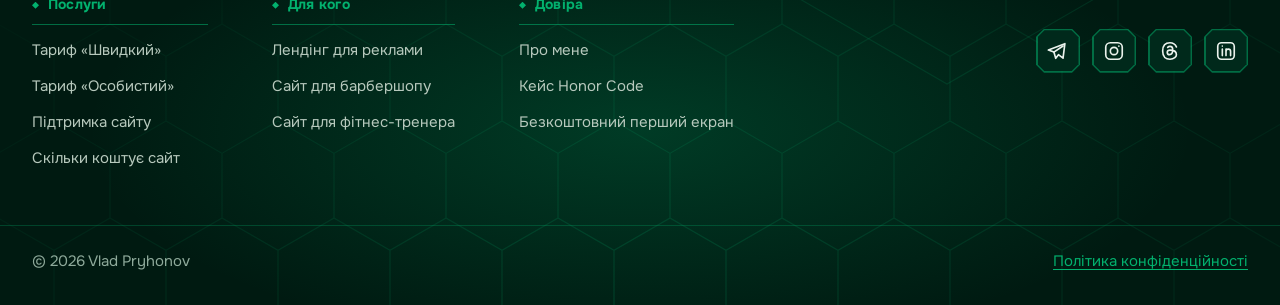
<file: keis-honor-code/index.html>
<!DOCTYPE html>
<html lang="uk">
<head>
<meta charset="UTF-8">
<meta http-equiv="Content-Security-Policy" content="default-src 'none'; script-src 'self' https://www.googletagmanager.com https://connect.facebook.net; style-src 'self' 'unsafe-inline'; img-src 'self' data: https://*.google-analytics.com https://*.googletagmanager.com https://www.facebook.com; font-src 'self'; connect-src 'self' https://script.google.com https://script.googleusercontent.com https://*.google-analytics.com https://*.analytics.google.com https://*.googletagmanager.com https://www.facebook.com https://connect.facebook.net; frame-src https://www.youtube-nocookie.com; manifest-src 'self'; object-src 'none'; base-uri 'self'; form-action 'self'">
<meta name="referrer" content="strict-origin-when-cross-origin">
<meta name="viewport" content="width=device-width, initial-scale=1">
<title>Кейс Honor Code: інтернет-магазин одягу – Vlad Pryhonov</title>
<meta name="description" content="Як український бренд одягу Honor Code отримав інтернет-магазин: від безкоштовного першого екрана до перших замовлень. Задача, рішення, відгук клієнта.">
<link rel="canonical" href="https://pryhonov.com/keis-honor-code/">
<meta name="theme-color" content="#00291B">
<meta name="robots" content="index, follow, max-image-preview:large, max-snippet:-1, max-video-preview:-1">
<meta name="author" content="Vlad Pryhonov">
<link rel="icon" href="/favicon.ico" sizes="48x48">
<link rel="icon" type="image/png" href="/img/favicon.png" sizes="64x64">
<link rel="icon" type="image/png" href="/img/icon-192.png" sizes="192x192">
<link rel="apple-touch-icon" href="/apple-touch-icon.png">
<link rel="manifest" href="/site.webmanifest">
<meta property="og:type" content="website">
<meta property="og:locale" content="uk_UA">
<meta property="og:site_name" content="Vlad Pryhonov">
<meta property="og:title" content="Кейс Honor Code: інтернет-магазин українського бренду одягу">
<meta property="og:description" content="Від безкоштовного першого екрана до перших замовлень: що було, що зроблено і що каже клієнт.">
<meta property="og:url" content="https://pryhonov.com/keis-honor-code/">
<meta property="og:image" content="https://pryhonov.com/img/og-case-1.jpg">
<meta property="og:image:width" content="1200">
<meta property="og:image:height" content="630">
<meta property="og:image:alt" content="Кейс Honor Code: інтернет-магазин українського бренду одягу, Влад Пригонов">
<meta property="og:image:type" content="image/jpeg">
<meta name="twitter:card" content="summary_large_image">
<meta name="twitter:title" content="Кейс Honor Code: інтернет-магазин українського бренду одягу">
<meta name="twitter:description" content="Від безкоштовного першого екрана до перших замовлень: що було, що зроблено і що каже клієнт.">
<meta name="twitter:image" content="https://pryhonov.com/img/og-case-1.jpg">
<script src="/js/boot.js"></script>
<link rel="preload" as="font" type="font/woff2" href="/fonts/onest-400-cyrillic.woff2" crossorigin>
<link rel="stylesheet" href="/css/fonts.css?v=20261121c">
<link rel="stylesheet" href="/css/tokens.css?v=20261121c">
<link rel="stylesheet" href="/css/base.css?v=20261121c">
<link rel="stylesheet" href="/css/components.css?v=20261121c">
<link rel="stylesheet" href="/css/header.css?v=20261121c">
<link rel="stylesheet" href="/css/case.css?v=20261121c">
<link rel="stylesheet" href="/css/sections.css?v=20261121c">
<link rel="stylesheet" href="/css/process.css?v=20261121c">
<link rel="stylesheet" href="/css/pages.css?v=20261121c">
<script type="application/ld+json">
{
  "@context": "https://schema.org",
  "@graph": [
    {
      "@type": "WebPage",
      "@id": "https://pryhonov.com/keis-honor-code/#webpage",
      "url": "https://pryhonov.com/keis-honor-code/",
      "name": "Кейс Honor Code: інтернет-магазин одягу – Vlad Pryhonov",
      "description": "Як український бренд одягу Honor Code отримав інтернет-магазин: від безкоштовного першого екрана до перших замовлень. Задача, рішення, відгук клієнта.",
      "inLanguage": "uk",
      "isPartOf": {
        "@id": "https://pryhonov.com/#website"
      },
      "about": {
        "@id": "https://pryhonov.com/#service"
      },
      "breadcrumb": {
        "@id": "https://pryhonov.com/keis-honor-code/#breadcrumb"
      },
      "datePublished": "2026-11-20",
      "dateModified": "2026-11-20",
      "primaryImageOfPage": {
        "@type": "ImageObject",
        "url": "https://pryhonov.com/img/og-case-1.jpg",
        "width": 1200,
        "height": 630
      }
    },
    {
      "@type": "BreadcrumbList",
      "@id": "https://pryhonov.com/keis-honor-code/#breadcrumb",
      "itemListElement": [
        {
          "@type": "ListItem",
          "position": 1,
          "name": "Головна",
          "item": "https://pryhonov.com/"
        },
        {
          "@type": "ListItem",
          "position": 2,
          "name": "Кейс Honor Code",
          "item": "https://pryhonov.com/keis-honor-code/"
        }
      ]
    },
    {
      "@type": "FAQPage",
      "@id": "https://pryhonov.com/keis-honor-code/#faq",
      "inLanguage": "uk",
      "mainEntity": [
        {
          "@type": "Question",
          "name": "Це реальний клієнт?",
          "acceptedAnswer": {
            "@type": "Answer",
            "text": "Так. Honor Code це український бренд одягу, його засновник Богдан дав згоду показати проєкт і відгук. Сайт можна відкрити й перевірити: honorcode.com.ua."
          }
        },
        {
          "@type": "Question",
          "name": "Чому на сторінці немає цифр замовлень і трафіку?",
          "acceptedAnswer": {
            "@type": "Answer",
            "text": "Реклама клієнта була нерегулярною, тому чесних цифр, які можна показувати як результат, немає. Вигадувати їх я не буду."
          }
        },
        {
          "@type": "Question",
          "name": "Чи можна зробити такий магазин для мене?",
          "acceptedAnswer": {
            "@type": "Answer",
            "text": "Так, але на готовій платформі-конструкторі, яка бере на себе платежі й безпеку: це тариф «Особистий». Інтернет-магазин із онлайн-оплатою не входить у базову ціну сайту: платформу, підписки й обсяг ми обговорюємо окремо після брифу."
          }
        },
        {
          "@type": "Question",
          "name": "Скільки коштує такий проєкт?",
          "acceptedAnswer": {
            "@type": "Answer",
            "text": "Для магазину ціна визначається після брифу, бо залежить від каталогу, платформи й інтеграцій. Лендінг починається від $600 (тариф «Швидкий») або від $800 (тариф «Особистий»), сайт від 5 сторінок від $1000 і від $1300."
          }
        }
      ]
    }
  ]
}
</script>
</head>
<body>
<a class="skip-link" href="#main">Перейти до вмісту</a>

<header class="site-header" id="header">
  <div class="wrap site-header__bar">
    <a class="brand" href="/" aria-label="Vlad Pryhonov: на головну"><img src="/img/logo.svg" alt="Vlad Pryhonov" width="99" height="34"></a>
    <nav class="site-nav" aria-label="Основна навігація"><a href="/shvydkyi-tarif/">Швидкий</a><a href="/osobystyi-tarif/">Особистий</a><a href="/pershyi-ekran/">Перший екран</a><a href="/skilky-koshtuye-sait/">Ціни</a><a href="/keis-honor-code/" aria-current="page">Кейси</a></nav>
    <a class="site-phone" href="tel:+380970877657">+38 (097) 087-76-57</a>
    <a class="btn btn--outline-orange btn--sm site-cta" href="#contact" data-track="cta_header" aria-label="Залишити заявку"><span class="site-cta__full">Залишити заявку</span><span class="site-cta__short">Заявка</span></a>
    <button class="burger" type="button" id="burger" aria-expanded="false" aria-controls="mobileMenu" aria-label="Відкрити меню"><span></span></button>
  </div>
  <div class="mobile-menu" id="mobileMenu" hidden><a href="/shvydkyi-tarif/">Швидкий</a><a href="/osobystyi-tarif/">Особистий</a><a href="/pershyi-ekran/">Перший екран</a><a href="/skilky-koshtuye-sait/">Ціни</a><a href="/keis-honor-code/" aria-current="page">Кейси</a><a href="/pidtrymka-saitu/">Підтримка сайту</a><a href="/pro-mene/">Про мене</a><a class="mobile-menu__phone" href="tel:+380970877657">+38 (097) 087-76-57</a></div>
</header>

<main id="main">
<section class="phero" aria-labelledby="h1">
  <div class="pbg" aria-hidden="true">
    <span class="finale__lattice"></span>
    <svg class="finale__ripples" viewBox="0 0 1000 1000" focusable="false">
      <polygon points="500,370 612.6,435 612.6,565 500,630 387.4,565 387.4,435"/>
      <polygon points="500,280 690.5,390 690.5,610 500,720 309.5,610 309.5,390"/>
      <polygon points="500,180 777.1,340 777.1,660 500,820 222.9,660 222.9,340"/>
      <polygon points="500,70 872.4,285 872.4,715 500,930 127.6,715 127.6,285"/>
      <polygon points="500,0 933,250 933,750 500,1000 67,750 67,250"/>
    </svg>
    <span class="finale__glow finale__glow--a"></span>
  </div>
  <div class="wrap phero__grid">
    <div class="reveal">
      <ol class="crumbs" aria-label="Навігація по сторінці"><li><a href="/">Головна</a></li><li><span aria-current="page">Кейс Honor Code</span></li></ol>
      <h1 class="ptitle" id="h1">Кейс Honor Code: інтернет-магазин одягу <em>від першого екрана до замовлень</em></h1>
      <p class="plead">Український бренд одягу продавав через соцмережі. Тепер у нього власний сайт, де людина сама обирає розмір і оформлює замовлення.</p>
      <div class="pactions"><a class="btn btn--primary" href="#contact" data-track="cta_case">Отримати перший екран</a><a class="btn btn--ghost" href="https://honorcode.com.ua">Переглянути сайт ↗</a></div>
      <p class="pnote">Клієнт дав згоду показати проєкт і відгук.</p>
    </div>
    <div class="dev dev--case reveal" data-live data-tilt>
      <span class="dev__glow" aria-hidden="true"></span>
      <div class="dev__tilt">
        <img class="dev__laptop" src="/img/case/honor-laptop.webp" width="1000" height="574" alt="Сайт Honor Code на ноутбуці: перший екран із заголовком «Носи те, у що віриш»">
        <img class="dev__phone" src="/img/case/honor-phone.webp" width="300" height="612" alt="Сайт Honor Code на телефоні">
      </div>
      <span class="dev__badge">Працює зараз</span>
    </div>
  </div>
</section>

<section class="psec fband-sec" aria-label="Коротко"><div class="wrap"><dl class="fband reveal"><div><dt>Клієнт</dt><dd class="is-text">Honor Code, бренд одягу</dd></div><div><dt>Ніша</dt><dd class="is-text">Одяг</dd></div><div><dt>Задача</dt><dd class="is-text">Власний інтернет-магазин</dd></div><div><dt>Старт</dt><dd class="is-text">Безкоштовний перший екран</dd></div><div><dt>Статус</dt><dd class="is-text">Працює, приймає замовлення</dd></div></dl></div></section>

<section class="section psec" id="ba" aria-labelledby="ba-title">
  <div class="wrap">
    <header class="section-head reveal"><h2 id="ba-title">Що змінилось <em>для покупця</em></h2><p class="section-head__lead">Одна схема замість сотні слів.</p></header>
    <figure class="ba reveal" data-live>
      <div class="ba__pane" aria-hidden="true">
        <p class="ba__cap">Було: тільки директ</p>
        <div class="dm">
          <div class="dm__bar"><span class="dm__ava"><svg class="" viewBox="0 0 24 24" fill="none" stroke="currentColor" stroke-width="1.7" stroke-linecap="round" stroke-linejoin="round" aria-hidden="true"><circle cx="12" cy="8" r="4"/><path d="M4 21a8 8 0 0116 0"/></svg></span><b>Бренд одягу</b><small>Direct</small></div>
          <div class="dm__msgs">
            <p class="m ms1">Добрий день! Є ця футболка в розмірі L?</p>
            <p class="m ms2">І чи можна відправити Новою Поштою?</p>
            <span class="dm__gap ms3"><svg class="" viewBox="0 0 24 24" fill="none" stroke="currentColor" stroke-width="1.7" stroke-linecap="round" stroke-linejoin="round" aria-hidden="true"><circle cx="12" cy="12" r="9"/><path d="M12 7v5l3 2"/></svg>Далі: адреса й оплата в переписці</span>
          </div>
        </div>
      </div>
      <div class="ba__arrow" aria-hidden="true"><i></i></div>
      <div class="ba__pane ba__pane--after" aria-hidden="true">
        <p class="ba__cap">Стало: власний магазин</p>
        <div class="shop">
          <div class="shop__bar"><b>Магазин</b><span class="shop__cart"><svg class="" viewBox="0 0 24 24" fill="none" stroke="currentColor" stroke-width="1.7" stroke-linecap="round" stroke-linejoin="round" aria-hidden="true"><circle cx="9" cy="20" r="1.4"/><circle cx="17" cy="20" r="1.4"/><path d="M3 4h2.5l2.2 11h10l2-8H6.5"/></svg><i>1</i></span></div>
          <div class="shop__main">
            <div class="shop__img"><svg class="" viewBox="0 0 24 24" fill="none" stroke="currentColor" stroke-width="1.7" stroke-linecap="round" stroke-linejoin="round" aria-hidden="true"><path d="M8 4L3 7l2 4 3-1.5V20h8V9.5L19 11l2-4-5-3a4 4 0 01-8 0z"/></svg></div>
            <div class="shop__info">
              <b>Футболка</b>
              <small>Розмір</small>
              <div class="ba__sizes"><b>S</b><b>M</b><b class="is-pick">L</b><b>XL</b></div>
              <div class="shop__opts"><span><svg class="" viewBox="0 0 24 24" fill="none" stroke="currentColor" stroke-width="1.7" stroke-linecap="round" stroke-linejoin="round" aria-hidden="true"><path d="M3 6h11v9H3zM14 9h4l3 3v3h-7"/><circle cx="7" cy="17.5" r="1.8"/><circle cx="17" cy="17.5" r="1.8"/></svg>Нова Пошта</span><span><svg class="" viewBox="0 0 24 24" fill="none" stroke="currentColor" stroke-width="1.7" stroke-linecap="round" stroke-linejoin="round" aria-hidden="true"><rect x="3" y="5" width="18" height="14" rx="2"/><path d="M3 10h18M7 15h3"/></svg>Оплата при отриманні</span></div>
              <div class="ba__btn">У кошик</div>
            </div>
          </div>
          <div class="shop__done"><svg class="" viewBox="0 0 24 24" fill="none" stroke="currentColor" stroke-width="1.7" stroke-linecap="round" stroke-linejoin="round" aria-hidden="true"><circle cx="12" cy="12" r="9"/><path d="M8 12.5l2.8 2.8L16 9.5"/></svg>Замовлення оформлено без переписки</div>
        </div>
      </div>
      <figcaption>Схема, а не скріншот: як змінився шлях покупця. Раніше розмір, доставку й оплату уточнювали в переписці, тепер людина обирає їх сама й оформлює замовлення без листування.</figcaption>
    </figure>
  </div>
</section>

<section class="section psec section--deep" id="project">
  <div class="wrap">
    <div class="case-wrap">
      <div class="story reveal" data-live>
        <ol class="story__track">
          <li class="scene scene--was">
            <span class="scene__ic"><svg class="" viewBox="0 0 24 24" fill="none" stroke="currentColor" stroke-width="1.7" stroke-linecap="round" stroke-linejoin="round" aria-hidden="true"><path d="M6 3h12M6 21h12M7 3v3.5a5 5 0 001.8 3.8L12 12l-3.2 1.7A5 5 0 007 17.5V21M17 3v3.5a5 5 0 01-1.8 3.8L12 12l3.2 1.7A5 5 0 0117 17.5V21"/></svg></span><span class="scene__n" aria-hidden="true">01</span>
            <h3>Що було</h3>
            <p>Бренд продавав через соцмережі, а розмір і доставку уточнювали в переписці.</p>
            <div class="viz viz--flow" aria-hidden="true"><b style="--i:0">Instagram</b><b style="--i:1">Директ</b><b style="--i:2">Переписка</b></div>
          </li>
          <li class="scene scene--did">
            <span class="scene__ic"><svg class="" viewBox="0 0 24 24" fill="none" stroke="currentColor" stroke-width="1.7" stroke-linecap="round" stroke-linejoin="round" aria-hidden="true"><path d="M5 8h14l-1 12H6L5 8z"/><path d="M9 8V6a3 3 0 016 0v2"/></svg></span><span class="scene__n" aria-hidden="true">02</span>
            <h3>Що зробив</h3>
            <p>Інтернет-магазин, де людина сама обирає розмір, кладе товар у кошик і оформлює замовлення без переписки з менеджером.</p>
            <div class="viz viz--flow" aria-hidden="true"><b style="--i:0">Розмір</b><b style="--i:1">Кошик</b><b style="--i:2">Доставка</b><b style="--i:3">Замовлення</b></div>
          </li>
          <li class="scene scene--now">
            <span class="scene__ic"><svg class="" viewBox="0 0 24 24" fill="none" stroke="currentColor" stroke-width="1.7" stroke-linecap="round" stroke-linejoin="round" aria-hidden="true"><circle cx="12" cy="12" r="9"/><path d="M8 12.5l2.8 2.8L16 9.5"/></svg></span><span class="scene__n" aria-hidden="true">03</span>
            <h3>Результат</h3>
            <p><strong>Магазин працює і приймає реальні замовлення клієнтів.</strong> Власник запускає на нього рекламу.</p>
            <div class="viz viz--live" aria-hidden="true"><span class="viz__status"><i></i>Магазин працює</span><span class="viz__ad"><svg class="" viewBox="0 0 24 24" fill="none" stroke="currentColor" stroke-width="1.7" stroke-linecap="round" stroke-linejoin="round" aria-hidden="true"><path d="M4 10v4h3l8 4V6L7 10H4z"/><path d="M18 9a4 4 0 010 6"/></svg>Реклама на магазин</span></div>
          </li>
        </ol>
      </div>
      <p class="feat__title reveal">Що є в магазині</p>
      <ul class="feat reveal" aria-label="Що є в магазині"><li><span><svg class="" viewBox="0 0 24 24" fill="none" stroke="currentColor" stroke-width="1.7" stroke-linecap="round" stroke-linejoin="round" aria-hidden="true"><path d="M8 4L3 7l2 4 3-1.5V20h8V9.5L19 11l2-4-5-3a4 4 0 01-8 0z"/></svg></span>Вибір розміру</li><li><span><svg class="" viewBox="0 0 24 24" fill="none" stroke="currentColor" stroke-width="1.7" stroke-linecap="round" stroke-linejoin="round" aria-hidden="true"><circle cx="9" cy="20" r="1.4"/><circle cx="17" cy="20" r="1.4"/><path d="M3 4h2.5l2.2 11h10l2-8H6.5"/></svg></span>Кошик і оформлення</li><li><span><svg class="" viewBox="0 0 24 24" fill="none" stroke="currentColor" stroke-width="1.7" stroke-linecap="round" stroke-linejoin="round" aria-hidden="true"><path d="M3 6h11v9H3zM14 9h4l3 3v3h-7"/><circle cx="7" cy="17.5" r="1.8"/><circle cx="17" cy="17.5" r="1.8"/></svg></span>Нова Пошта</li><li><span><svg class="" viewBox="0 0 24 24" fill="none" stroke="currentColor" stroke-width="1.7" stroke-linecap="round" stroke-linejoin="round" aria-hidden="true"><rect x="3" y="5" width="18" height="14" rx="2"/><path d="M3 10h18M7 15h3"/></svg></span>Оплата онлайн або при отриманні</li><li><span><svg class="" viewBox="0 0 24 24" fill="none" stroke="currentColor" stroke-width="1.7" stroke-linecap="round" stroke-linejoin="round" aria-hidden="true"><path d="M3 12l18-8-5 16-4-6.5L3 12zM12 13.5L21 4"/></svg></span>Зв’язок у Telegram</li></ul>
      <p class="feat__act reveal"><a class="btn btn--ghost" href="https://honorcode.com.ua" target="_blank" rel="noopener">Переглянути сайт ↗</a></p>

      <div class="proof">
        <blockquote class="quote chamfer reveal">
          <p>Працювати з Владом було дуже комфортно й легко. Спочатку він зробив безкоштовний перший екран – я одразу побачив стиль і зрозумів, за що плачу. Сайт для Honor Code вийшов стильним, сучасним і саме таким, як я хотів. Сподобалось, що ціна була зафіксована одразу і жодних доплат «по ходу справи» не виникало. Влад завжди на зв'язку, підказує кращі рішення і все здає вчасно. Тепер із впевненістю запускаю на сайт рекламу!</p>
          <footer>
            <img class="chamfer chamfer-sm" src="/img/case/avatar-bohdan.webp" width="120" height="120" loading="lazy" alt="">
            <div><b>Богдан</b><span>Засновник Honor Code</span></div>
          </footer>
        </blockquote>

        <div class="proof__shots reveal">
        <div class="shots" role="group" aria-label="Скріни переписки з клієнтом">
          <button class="shot chamfer chamfer-sm" type="button" data-shot="/img/case/chat-1.webp" data-alt="Переписка з Богданом: «ви зробили і робите нереальний обсяг роботи»">
            <img src="/img/case/chat-1.webp" width="576" height="730" loading="lazy" alt="Переписка з Богданом (Honor Code): «ви зробили і робите нереальний обсяг роботи». Натисніть, щоб збільшити">
          </button>
          <button class="shot chamfer chamfer-sm" type="button" data-shot="/img/case/chat-2.webp" data-alt="Переписка з Богданом: реакція на оновлені картки товару">
            <img src="/img/case/chat-2.webp" width="576" height="620" loading="lazy" alt="Переписка з Богданом (Honor Code): реакція на оновлені картки товару. Натисніть, щоб збільшити">
          </button>
          <button class="shot chamfer chamfer-sm" type="button" data-shot="/img/case/chat-3.webp" data-alt="Переписка з Богданом: перші реакції клієнтів і замовлення на сайті">
            <img src="/img/case/chat-3.webp" width="576" height="580" loading="lazy" alt="Переписка з Богданом (Honor Code): перші реакції клієнтів і замовлення на сайті. Натисніть, щоб збільшити">
          </button>
        </div>
        <p class="shots__note label">Переписка з клієнтом · натисніть, щоб збільшити</p>
        </div>
      </div>
    </div>
  </div>
</section>

<section class="section psec" id="why" aria-labelledby="why-title">
  <div class="wrap">
    <div class="split">
    <header class="section-head reveal"><h2 id="why-title">Чому цей кейс <em>важливий для вас</em></h2><p class="section-head__lead">Три речі, які клієнт назвав у відгуку, і які ви отримаєте на будь-якому проєкті.</p></header>
      <div class="split__body reveal"><div class="rows"><article class="row"><h3>Перший екран до оплати</h3><p>Богдан одразу побачив стиль і зрозумів, за що платить. Так само працюю з кожним клієнтом: спершу результат, потім рішення.</p></article><article class="row"><h3>Ціна фіксується одразу</h3><p>Жодних доплат «по ходу справи»: суму називаю після брифу, і вона не змінюється по ходу проєкту.</p></article><article class="row"><h3>Один розробник на зв’язку</h3><p>Без менеджерів і передач між людьми: я розмовляю з вами, роблю сайт і лишаюсь на зв’язку після запуску.</p></article></div></div>
    </div>
  </div>
</section>

<section class="section psec section--deep" id="flow" aria-labelledby="flow-title">
  <div class="wrap">
    <header class="section-head reveal"><h2 id="flow-title">Як ми <em>працювали</em></h2><p class="section-head__lead">Той самий процес, що й для кожного клієнта.</p></header>
    <ol class="steps reveal"><li class="step"><span class="step__node" aria-hidden="true"><svg viewBox="0 0 24 24"><path d="M5 4h14a2 2 0 012 2v9a2 2 0 01-2 2h-8l-5 4v-4H5a2 2 0 01-2-2V6a2 2 0 012-2z"/><path d="M8 9h8M8 12.5h5"/></svg></span><h3>Бриф</h3><p>Розпитав про бренд, клієнтів і те, як люди купують зараз.</p><p class="step__meta">День 0</p></li><li class="step step--hook"><span class="step__node" aria-hidden="true"><svg viewBox="0 0 24 24"><rect x="3" y="4" width="18" height="16" rx="2"/><path d="M3 9h18M9 9v11"/></svg></span><h3>Перший екран</h3><span class="step__tag">Безкоштовно · 24 години</span><p>Показав стиль до оплати, і клієнт ухвалив рішення.</p><p class="step__meta">1–2 раунди правок</p></li><li class="step"><span class="step__node" aria-hidden="true"><svg viewBox="0 0 24 24"><path d="M8 7l-5 5 5 5M16 7l5 5-5 5M14 4l-4 16"/></svg></span><h3>Розробка</h3><p>Зібрав магазин: вибір розміру, кошик, оформлення, доставка й оплата.</p><p class="step__meta">Узгоджені етапи</p></li><li class="step"><span class="step__node" aria-hidden="true"><svg viewBox="0 0 24 24"><circle cx="8" cy="15" r="4"/><path d="M11 12l9-9M17 6l3 3M14 9l2 2"/></svg></span><h3>Запуск</h3><p>Опублікував, передав доступи, лишився на зв’язку для правок.</p><p class="step__meta">Власник запускає рекламу</p></li></ol>
    <p class="paynote reveal">Цифр замовлень і трафіку тут немає свідомо: реклама клієнта була нерегулярною, а вигадувати результати я не буду.</p>
  </div>
</section>

<section class="section psec" id="faq" aria-labelledby="faq-title">
  <div class="wrap">
    <header class="section-head reveal"><h2 id="faq-title">Питання <em>про кейс</em></h2></header>
    <div class="faq__list reveal">
      <details name="faq" class="qa chamfer chamfer-sm" open>
        <summary>Це реальний клієнт?</summary>
        <p>Так. Honor Code це український бренд одягу, його засновник Богдан дав згоду показати проєкт і відгук. Сайт можна відкрити й перевірити: honorcode.com.ua.</p>
      </details>
      <details name="faq" class="qa chamfer chamfer-sm">
        <summary>Чому на сторінці немає цифр замовлень і трафіку?</summary>
        <p>Реклама клієнта була нерегулярною, тому чесних цифр, які можна показувати як результат, немає. Вигадувати їх я не буду.</p>
      </details>
      <details name="faq" class="qa chamfer chamfer-sm">
        <summary>Чи можна зробити такий магазин для мене?</summary>
        <p>Так, але на готовій платформі-конструкторі, яка бере на себе платежі й безпеку: це тариф «Особистий». Інтернет-магазин із онлайн-оплатою не входить у базову ціну сайту: платформу, підписки й обсяг ми обговорюємо окремо після брифу.</p>
      </details>
      <details name="faq" class="qa chamfer chamfer-sm">
        <summary>Скільки коштує такий проєкт?</summary>
        <p>Для магазину ціна визначається після брифу, бо залежить від каталогу, платформи й інтеграцій. Лендінг починається від $600 (тариф «Швидкий») або від $800 (тариф «Особистий»), сайт від 5 сторінок від $1000 і від $1300.</p>
      </details>
    </div>
  </div>
</section>

<section class="section psec section--deep" aria-labelledby="rel-title">
  <div class="wrap">
    <header class="section-head reveal"><h2 id="rel-title">Читайте також</h2></header>
    <nav class="related reveal" aria-label="Пов'язані сторінки"><a href="/pro-mene/"><b>Про мене</b><span>Хто я, як працюю й чому це чесно про досвід.</span><em>Прочитати →</em></a><a href="/osobystyi-tarif/"><b>Тариф «Особистий»</b><span>Сайт на конструкторі, який ви редагуєте самі.</span><em>Про тариф →</em></a><a href="/skilky-koshtuye-sait/"><b>Скільки коштує сайт</b><span>Із чого складається ціна й як не переплатити.</span><em>Про ціни →</em></a></nav>
  </div>
</section>

<section class="section section--deep" id="contact" aria-labelledby="contact-title">
    <!-- Спільний «грандіозний» фон останнього блоку й підвалу: решітка, концентричні гексагони-«сигнал», світіння -->
    <div class="finale__bg" aria-hidden="true">
      <span class="finale__lattice"></span>
      <svg class="finale__ripples" viewBox="0 0 1000 1000" focusable="false">
        <polygon points="500,370 612.6,435 612.6,565 500,630 387.4,565 387.4,435"/>
        <polygon points="500,280 690.5,390 690.5,610 500,720 309.5,610 309.5,390"/>
        <polygon points="500,180 777.1,340 777.1,660 500,820 222.9,660 222.9,340"/>
        <polygon points="500,70 872.4,285 872.4,715 500,930 127.6,715 127.6,285"/>
        <polygon points="500,0 933,250 933,750 500,1000 67,750 67,250"/>
      </svg>
      <span class="finale__glow finale__glow--a"></span>
      <span class="finale__glow finale__glow--b"></span>
    </div>
    <div class="wrap contact">
      <div class="contact__copy reveal">
        <h2 id="contact-title">Хочете <em>такий самий результат?</em></h2>
        <p class="contact__lead">Залиште контакт: я розпитаю про бізнес (10–15 хвилин), і за 24 години після цього ви побачите перший екран. Без зобов’язань.</p>
        <p class="contact__direct">Або одразу в Telegram: <a href="https://t.me/vvladdos_ik" target="_blank" rel="noopener" data-track="telegram_click">@vvladdos_ik</a></p>
        <ul class="contact__facts">
          <li><b>10–15 хв</b><span>короткий бриф, без анкет на 50 питань</span></li>
          <li><b>24 год</b><span>до першого екрана після брифу</span></li>
          <li><b>1</b><span>розробник на зв'язку, без менеджерів</span></li>
        </ul>
      </div>

      <div class="formwrap reveal">
        <div class="formcard chamfer">
          <div class="formcard__head"><span class="formcard__badge">Безкоштовно</span><p>Заявка займає хвилину, без оплати і зобов'язань</p></div>
          <form id="leadForm" novalidate>
            <div class="field">
              <label for="fName">Ім'я <span class="opt">(необов'язково)</span></label>
              <div class="control">
                <input id="fName" name="name" autocomplete="given-name" placeholder="Як до вас звертатись">
              </div>
            </div>
            <!-- Контакт: на мобільному перемикач «Telegram | Телефон» показує одне поле (js/site.js, data-mode); від 760 px обидва поля поруч з «або» -->
            <div class="contact-pair" id="contactPair" data-mode="tg">
              <div class="cswitch" role="group" aria-label="Як з вами зв'язатись">
                <span class="cswitch__lbl">Як з вами зв'язатись?</span>
                <div class="cswitch__track">
                  <button type="button" class="cswitch__btn" data-cmode="tg" aria-pressed="true">Telegram</button>
                  <button type="button" class="cswitch__btn" data-cmode="ph" aria-pressed="false">Телефон</button>
                </div>
              </div>
              <div class="field field--tg">
                <label for="fTelegram">Telegram</label>
                <div class="control">
                  <input id="fTelegram" name="telegram" autocomplete="off" placeholder="@username">
                </div>
              </div>
              <span class="contact-pair__or" aria-hidden="true">або</span>
              <div class="field field--ph">
                <label for="fPhone">Телефон</label>
                <div class="control">
                  <div class="cc" id="cc">
                    <button type="button" class="cc__btn" id="ccBtn" aria-haspopup="listbox" aria-expanded="false" aria-controls="ccList" aria-label="Код країни">
                      <span class="flag flag--ua" id="ccFlag" aria-hidden="true"></span>
                      <span id="ccCode">+380</span>
                      <svg class="cc__chev" viewBox="0 0 12 12" aria-hidden="true"><path d="M2 4l4 4 4-4"/></svg>
                    </button>
                    <ul class="cc__list" id="ccList" role="listbox" tabindex="-1" hidden aria-label="Країна">
                      <li role="option" data-code="+380" data-flag="ua" aria-selected="true"><span class="flag flag--ua" aria-hidden="true"></span>Україна<b>+380</b></li>
                      <li role="option" data-code="+48" data-flag="pl" aria-selected="false"><span class="flag flag--pl" aria-hidden="true"></span>Польща<b>+48</b></li>
                      <li role="option" data-code="+49" data-flag="de" aria-selected="false"><span class="flag flag--de" aria-hidden="true"></span>Німеччина<b>+49</b></li>
                      <li role="option" data-code="+34" data-flag="es" aria-selected="false"><span class="flag flag--es" aria-hidden="true"></span>Іспанія<b>+34</b></li>
                      <li role="option" data-code="+44" data-flag="gb" aria-selected="false"><span class="flag flag--gb" aria-hidden="true"></span>Велика Британія<b>+44</b></li>
                      <li role="option" data-code="+1" data-flag="us" aria-selected="false"><span class="flag flag--us" aria-hidden="true"></span>США<b>+1</b></li>
                    </ul>
                    <input type="hidden" id="fPhoneCode" value="+380">
                  </div>
                  <input id="fPhone" name="phone" type="tel" autocomplete="tel-national" inputmode="tel" placeholder="971234567">
                </div>
              </div>
            </div>
            <p class="field-error" id="fContactError" role="alert"></p>

            <!-- Тариф: той самий вибір, що в hero і в блоці цін (js/site.js). Без вибору йде «не обрано» -->
            <fieldset class="tpick">
              <legend>Тариф <span class="opt">(необов'язково)</span></legend>
              <button type="button" class="chip tpick__btn" data-pick="personal" aria-pressed="false"><span>Особистий</span><span class="tpick__price">від $800</span></button>
              <button type="button" class="chip tpick__btn" data-pick="fast" aria-pressed="false"><span>Швидкий</span><span class="tpick__price">від $600</span></button>
            </fieldset>

            <div class="hp" aria-hidden="true">
              <label for="fWebsite">Залиште це поле порожнім</label>
              <input id="fWebsite" name="website" type="text" tabindex="-1" autocomplete="off">
            </div>

            <label class="consent">
              <input type="checkbox" id="fConsent" required>
              <span>Погоджуюсь на обробку персональних даних відповідно до <a href="/privacy.html" target="_blank" rel="noopener">Політики конфіденційності</a></span>
            </label>
            <p class="field-error" id="fConsentError" role="alert"></p>

            <button type="submit" class="btn btn--primary btn--block" data-track="form_submit_click">Отримати перший екран</button>
            <p class="formcard__fine">Не буду спамити: використаю контакт лише для відповіді щодо проєкту.</p>
          </form>

          <div class="thanks" id="thanks" hidden tabindex="-1">
            <h3>Дякую! Заявку отримано</h3>
            <p>Відповім протягом 24 годин. Хочете швидше, напишіть одразу в Telegram: там я на зв'язку особисто.</p>
            <a class="btn btn--primary" id="thanksTelegram" href="https://t.me/vvladdos_ik" target="_blank" rel="noopener" data-track="telegram_click_after_lead">Написати в Telegram</a>

            <form id="detailsForm" class="details" novalidate>
              <h4>Допоможіть підготувати перший екран точніше <span class="opt">(необов'язково)</span></h4>
              <fieldset class="chips" aria-label="Тип бізнесу">
                <legend>Тип бізнесу</legend>
                <button type="button" class="chip" aria-pressed="false">Інтернет-магазин</button>
                <button type="button" class="chip" aria-pressed="false">Послуги</button>
                <button type="button" class="chip" aria-pressed="false">Кафе, салон або студія</button>
                <button type="button" class="chip" aria-pressed="false">Особистий бренд</button>
                <button type="button" class="chip" aria-pressed="false" id="chipOther">Інше</button>
              </fieldset>
              <div class="field" id="nicheOtherWrap" hidden>
                <label for="fNicheOther">Ваша ніша</label>
                <div class="control"><input id="fNicheOther" placeholder="Наприклад: ремонт квартир"></div>
              </div>
              <fieldset class="chips" aria-label="Чи плануєте рекламу">
                <legend>Чи плануєте рекламу</legend>
                <button type="button" class="chip" data-group="ads" aria-pressed="false">Так</button>
                <button type="button" class="chip" data-group="ads" aria-pressed="false">Ні</button>
                <button type="button" class="chip" data-group="ads" aria-pressed="false">Ще не знаю</button>
              </fieldset>
              <div class="field">
                <label for="fLink">Сайт або соцмережі</label>
                <div class="control"><input id="fLink" placeholder="Посилання, якщо є" inputmode="url"></div>
              </div>
              <button type="submit" class="btn btn--ghost btn--block">Надіслати уточнення</button>
            </form>
            <p class="details__done" id="detailsDone" hidden role="status">Дякую, уточнення отримав.</p>
          </div>
        </div>
      </div>
    </div>
  </section>
</main>

<footer class="footer">
  <div class="wrap footer__row">
    <div>
      <div class="footer__top"><a class="footer__brand" href="/" aria-label="Vlad Pryhonov: на головну"><img src="/img/logo.svg" alt="Vlad Pryhonov" width="111" height="38"></a><p class="footer__tagline">Сайти для малого бізнесу</p></div>
      <nav class="footer__pages footer__cols" aria-label="Сторінки сайту">
        <div class="footer__col"><p class="footer__h">Послуги</p><a href="/shvydkyi-tarif/">Тариф «Швидкий»</a><a href="/osobystyi-tarif/">Тариф «Особистий»</a><a href="/pidtrymka-saitu/">Підтримка сайту</a><a href="/skilky-koshtuye-sait/">Скільки коштує сайт</a></div><div class="footer__col"><p class="footer__h">Для кого</p><a href="/lending-dlya-reklamy/">Лендінг для реклами</a><a href="/sait-dlya-barbershopu/">Сайт для барбершопу</a><a href="/sait-dlya-fitnes-trenera/">Сайт для фітнес-тренера</a></div><div class="footer__col"><p class="footer__h">Довіра</p><a href="/pro-mene/">Про мене</a><a href="/keis-honor-code/">Кейс Honor Code</a><a href="/pershyi-ekran/">Безкоштовний перший екран</a></div>
      </nav>
    </div>
    <ul class="social" aria-label="Де мене знайти">
      <li><a href="https://t.me/vvladdos_ik" target="_blank" rel="noopener" aria-label="Telegram" data-track="telegram_click"><svg viewBox="0 0 24 24" aria-hidden="true"><path d="M19.5 4L1.5 11l6 2.2L9.5 20l3-4 5 3.8z"/><path d="M7.5 13.2L17.5 6.5"/></svg></a></li>
      <li><a href="https://www.instagram.com/vlad.pryhonov/" target="_blank" rel="noopener" aria-label="Instagram"><svg viewBox="0 0 24 24" aria-hidden="true"><rect x="3" y="3" width="18" height="18" rx="5"/><circle cx="12" cy="12" r="4"/><circle cx="17.3" cy="6.7" r=".9" fill="currentColor" stroke="none"/></svg></a></li>
      <li><a href="https://www.threads.com/@vlad.pryhonov" target="_blank" rel="noopener" aria-label="Threads"><svg viewBox="0 0 24 24" aria-hidden="true"><path d="M19 7.5c-1.333-3-3.667-4.5-7-4.5-5 0-8 2.5-8 9s3.5 9 8 9 7-3 7-5-1-5-7-5c-2.5 0-3 1.25-3 2.5 0 1.5 1 2.5 2.5 2.5 2.5 0 3.5-1.5 3.5-5s-2-4-3-4-1.833.333-2.5 1"/></svg></a></li>
      <li><a href="https://www.linkedin.com/in/vlad-prigonov/?locale=uk" target="_blank" rel="noopener" aria-label="LinkedIn"><svg viewBox="0 0 24 24" aria-hidden="true"><rect x="3" y="3" width="18" height="18" rx="4"/><path d="M8 10v7M8 6.6v.01M12 17v-4.5a2.5 2.5 0 015 0V17M12 10v7"/></svg></a></li>
    </ul>
  </div>
  <div class="wrap footer__fine">
    <span>© 2026 Vlad Pryhonov</span>
    <a href="/privacy.html">Політика конфіденційності</a>
  </div>
</footer>

<!-- Cookie-згода: GA4 і Meta Pixel вантажаться лише після згоди й лише на бойовому домені (js/site.js) -->
<div class="cookie" id="cookieBar" role="region" aria-label="Cookie" hidden>
  <p>Cookie Google Analytics і Meta Pixel потрібні, щоб оцінювати рекламу. <a href="/privacy.html" target="_blank" rel="noopener">Політика конфіденційності</a></p>
  <div class="cookie__actions">
    <button type="button" class="btn btn--ghost btn--sm" id="cookieDecline">Відхилити</button>
    <button type="button" class="btn btn--ghost btn--sm" id="cookieAccept">Прийняти</button>
  </div>
</div>
<dialog class="lightbox" id="lightbox" aria-label="Скрін переписки">
  <button class="lightbox__close" type="button" aria-label="Закрити">&times;</button>
  <img alt="">
</dialog>
<script src="/js/page.js?v=20261121c" defer></script>
<script src="/js/case.js?v=20261121c" defer></script>
<script src="/js/site.js?v=20261121c" defer></script>
</body>
</html>
</file>
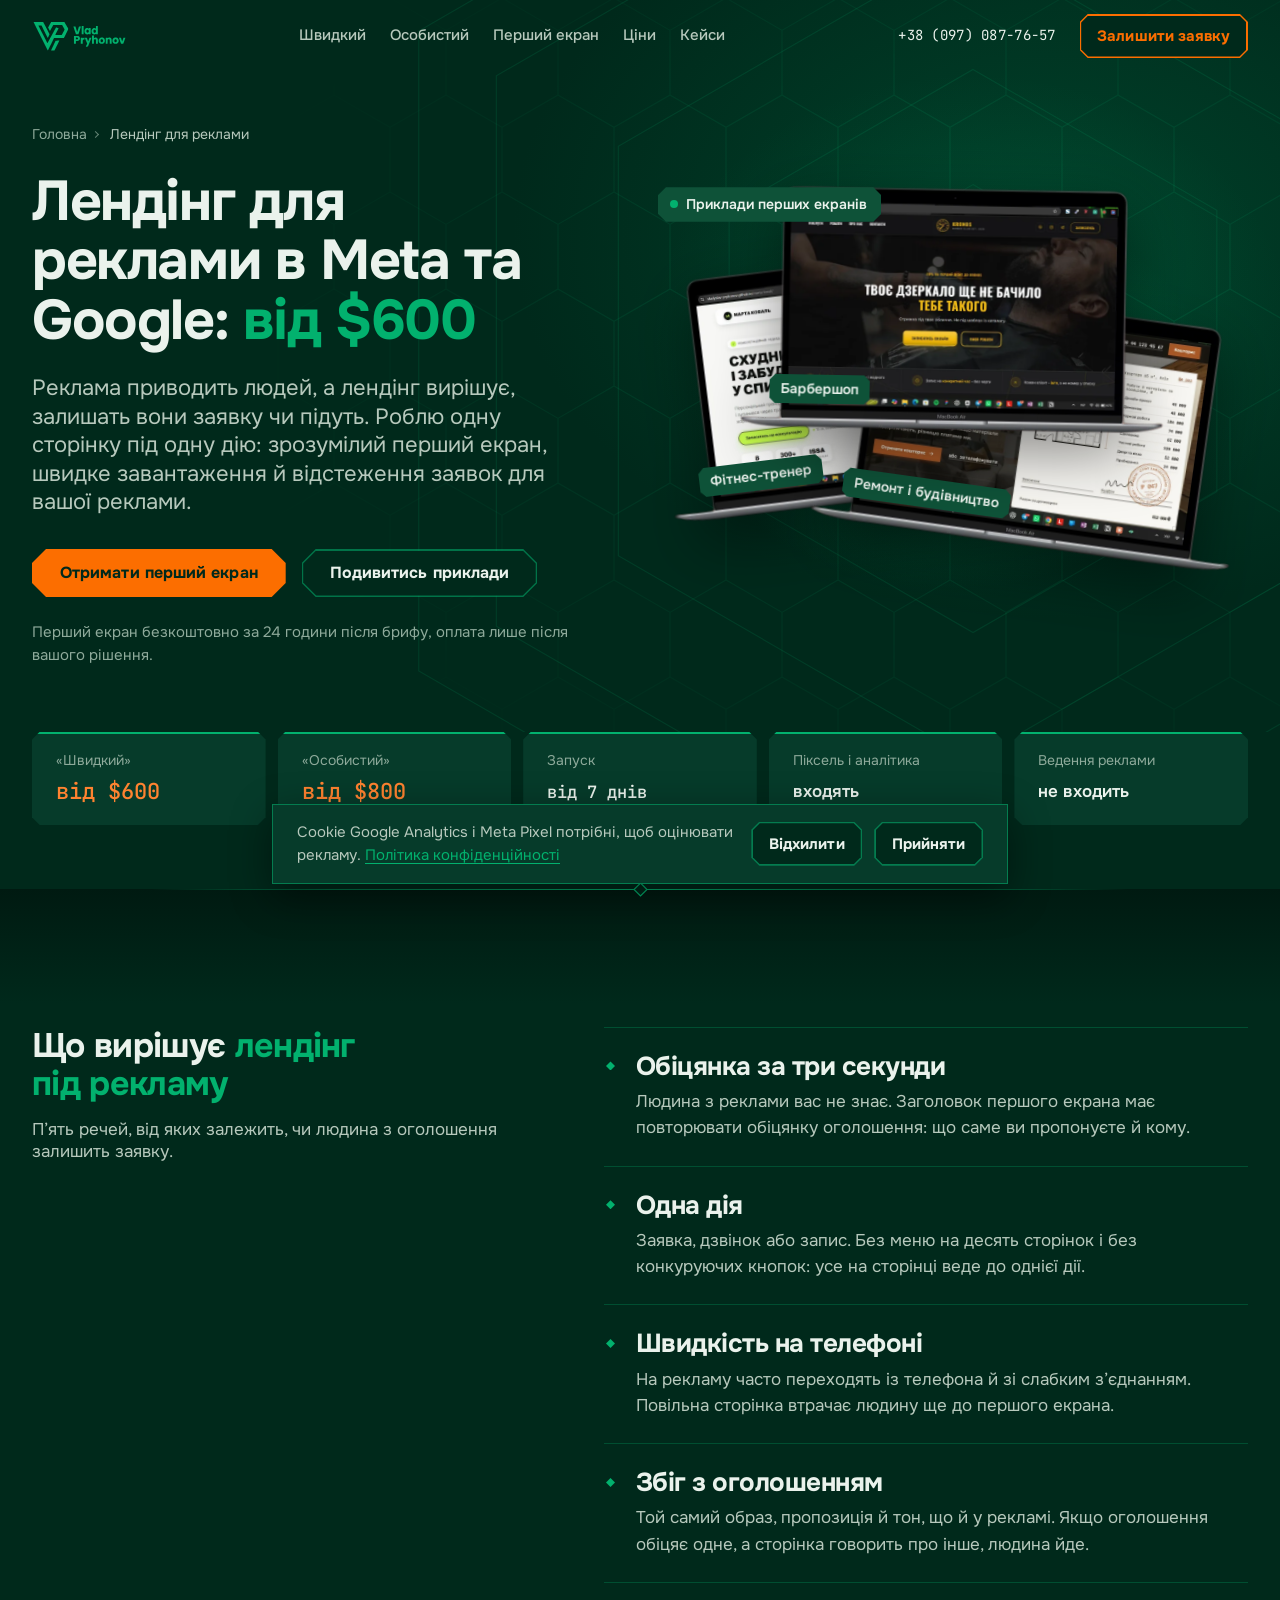
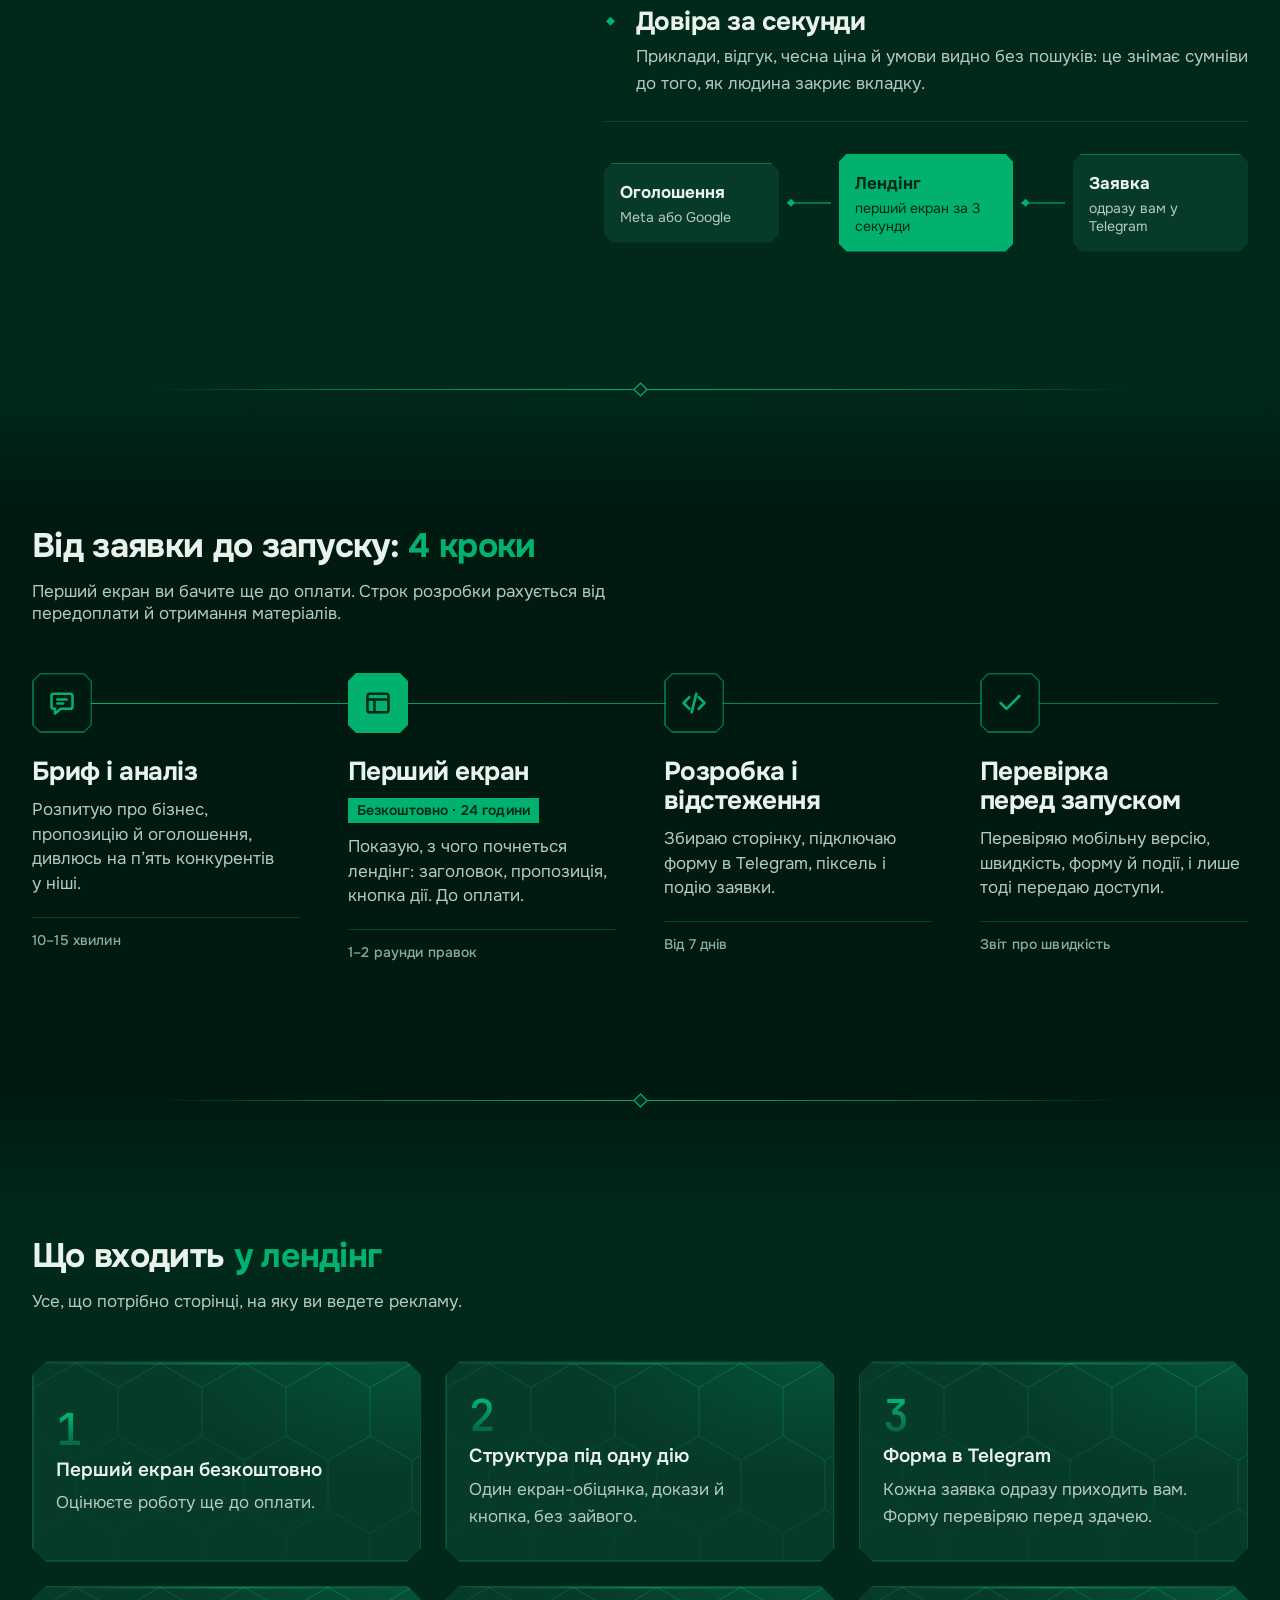
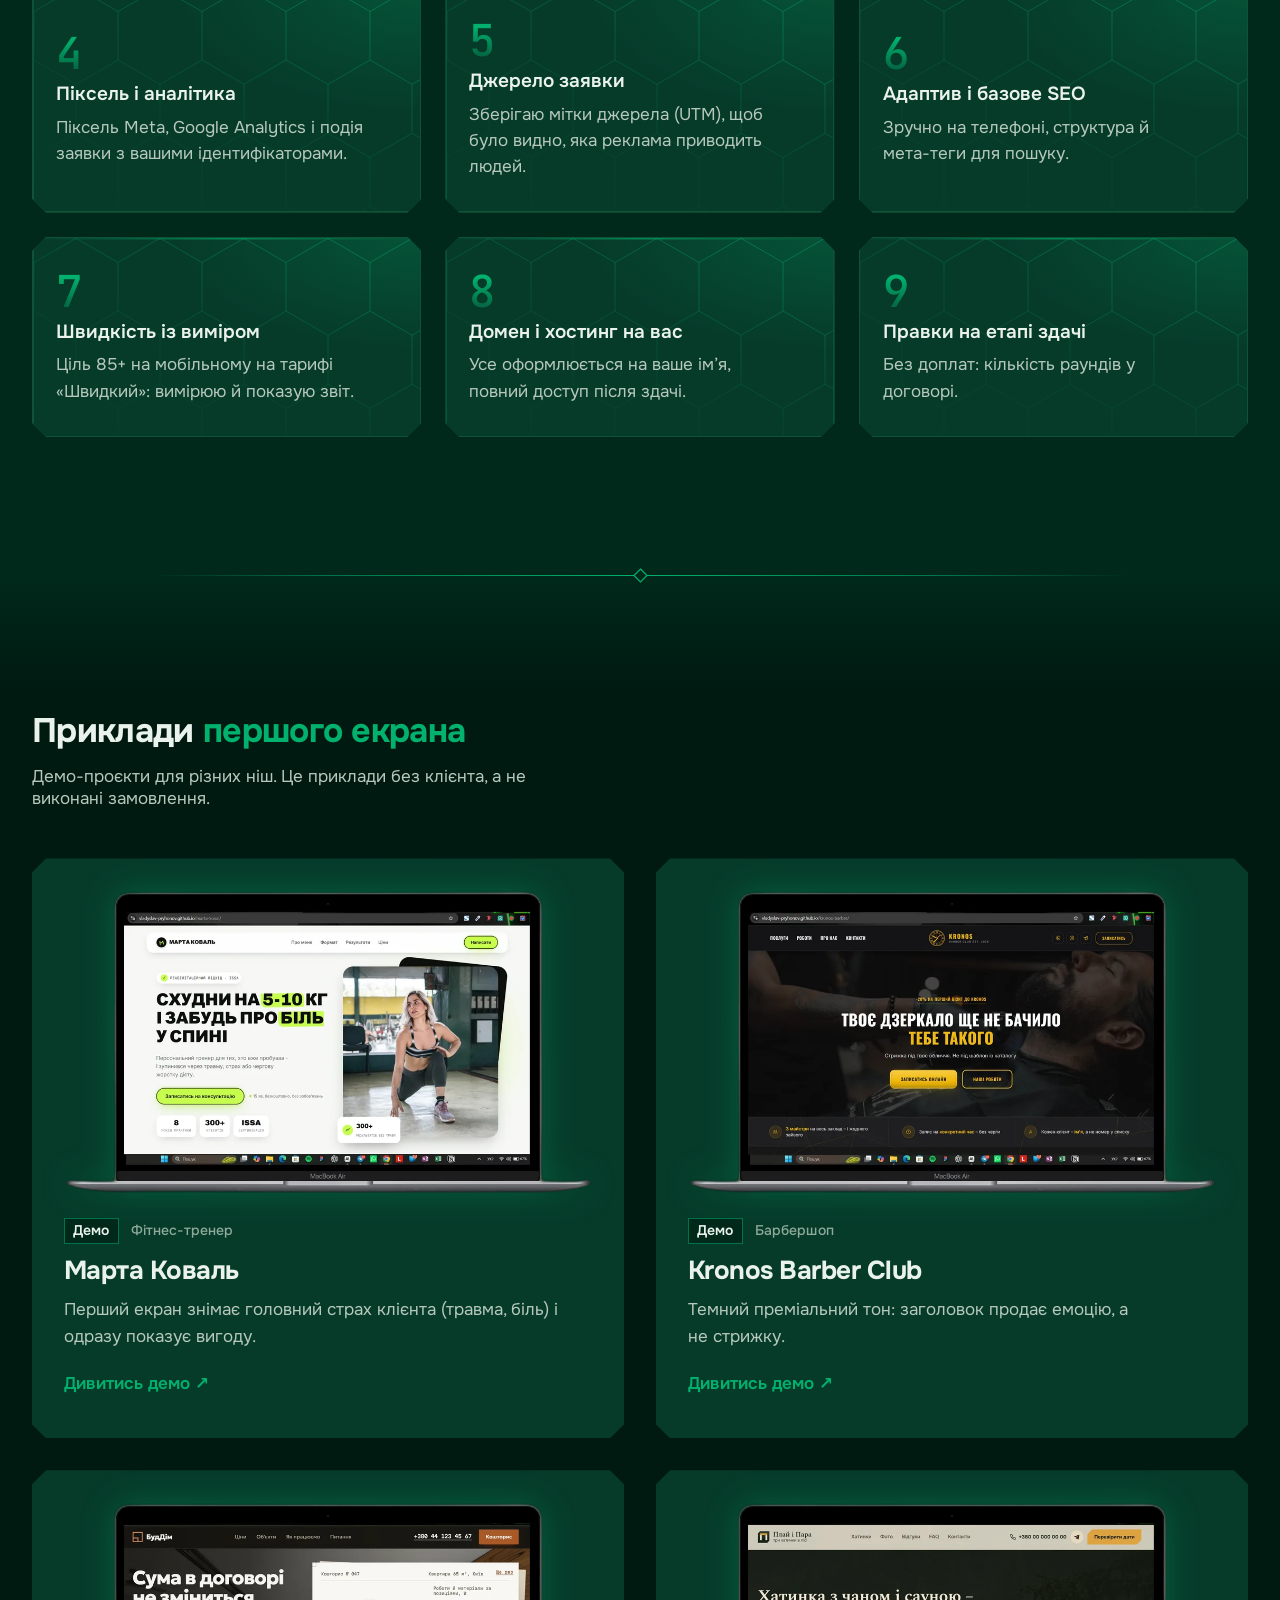
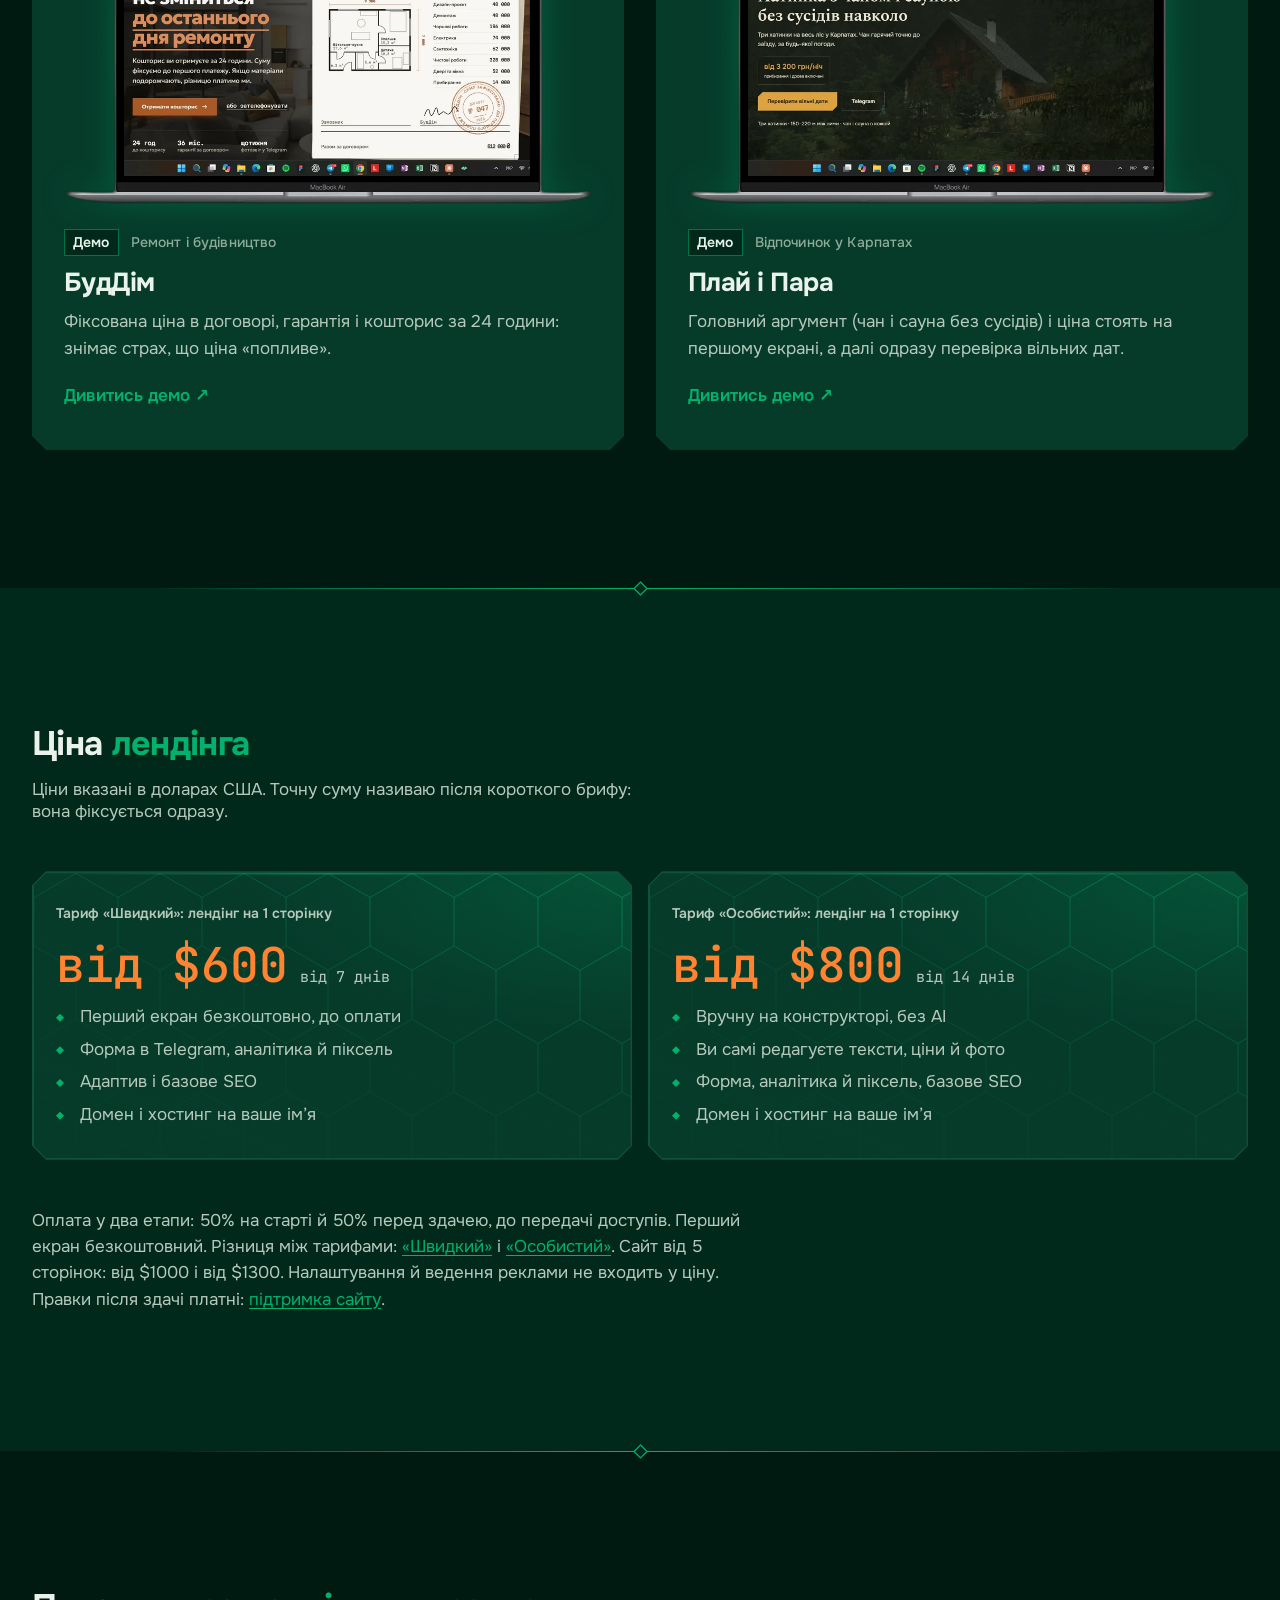
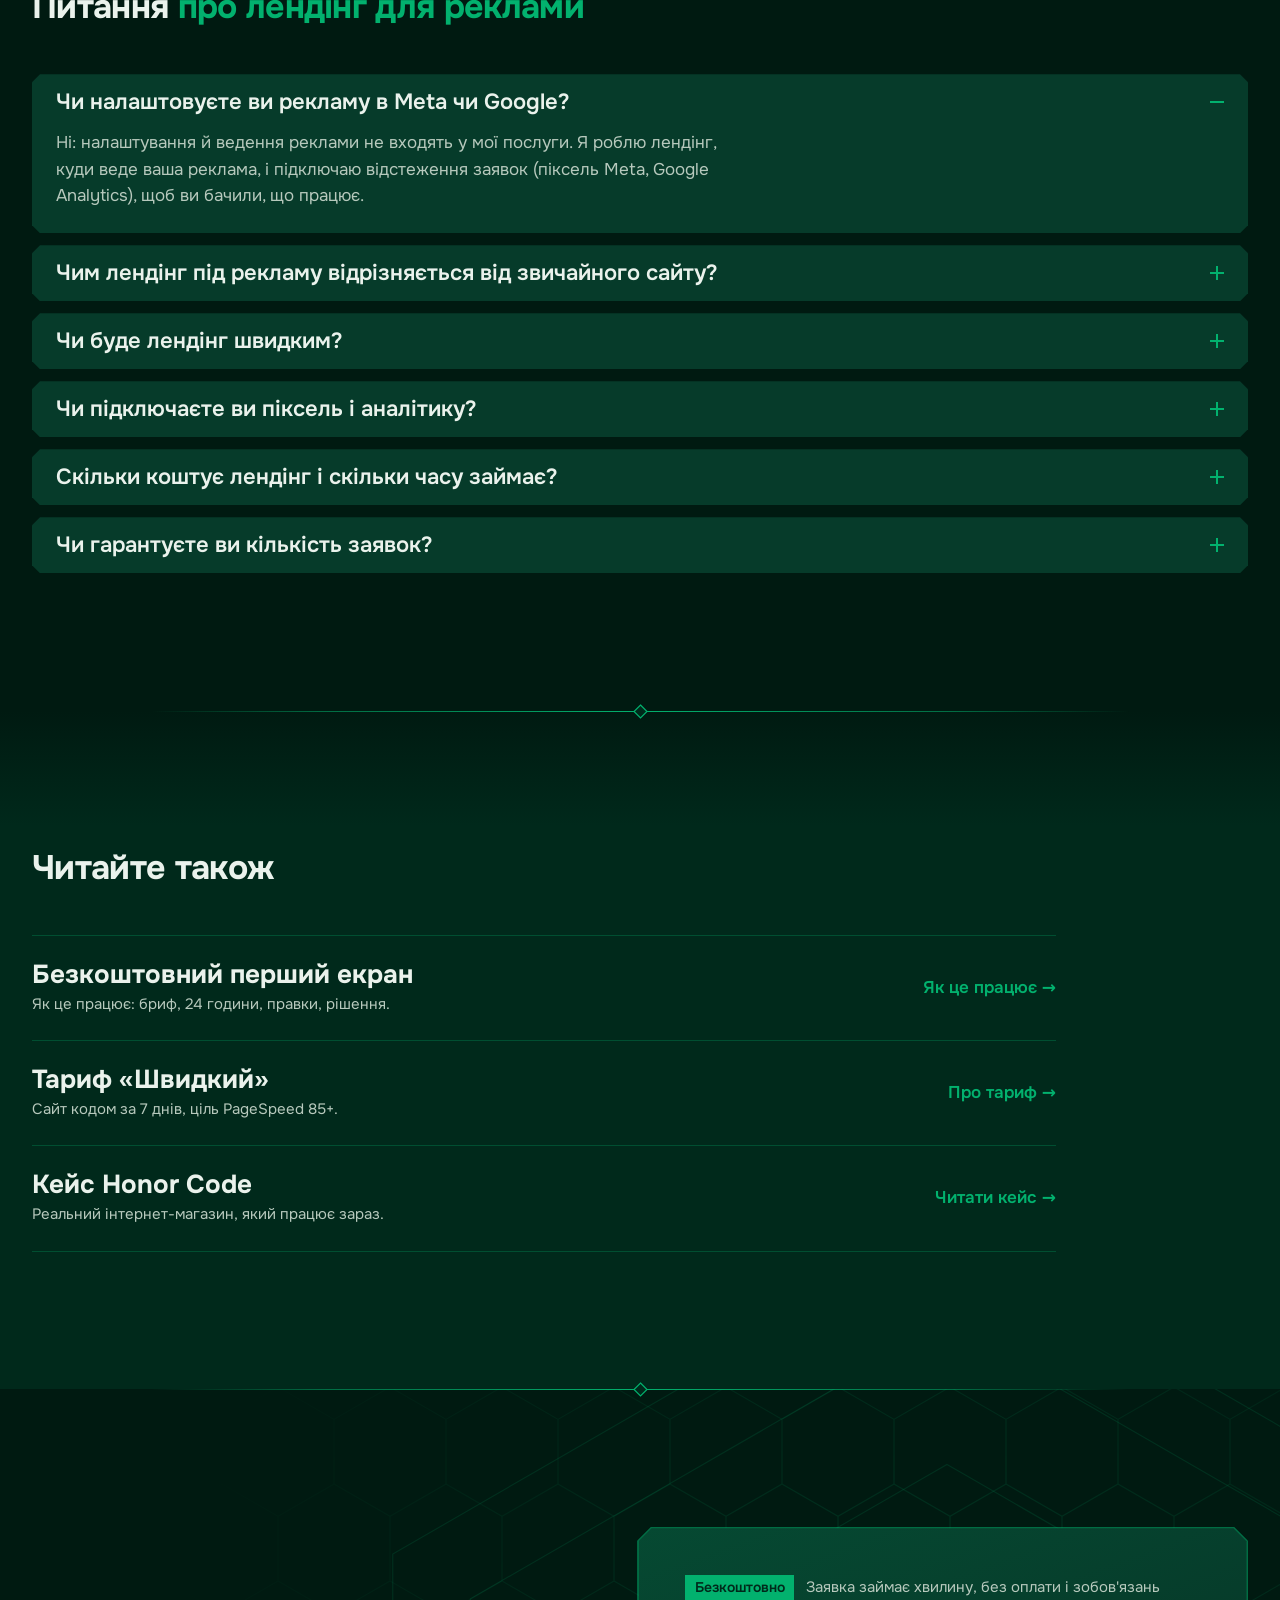
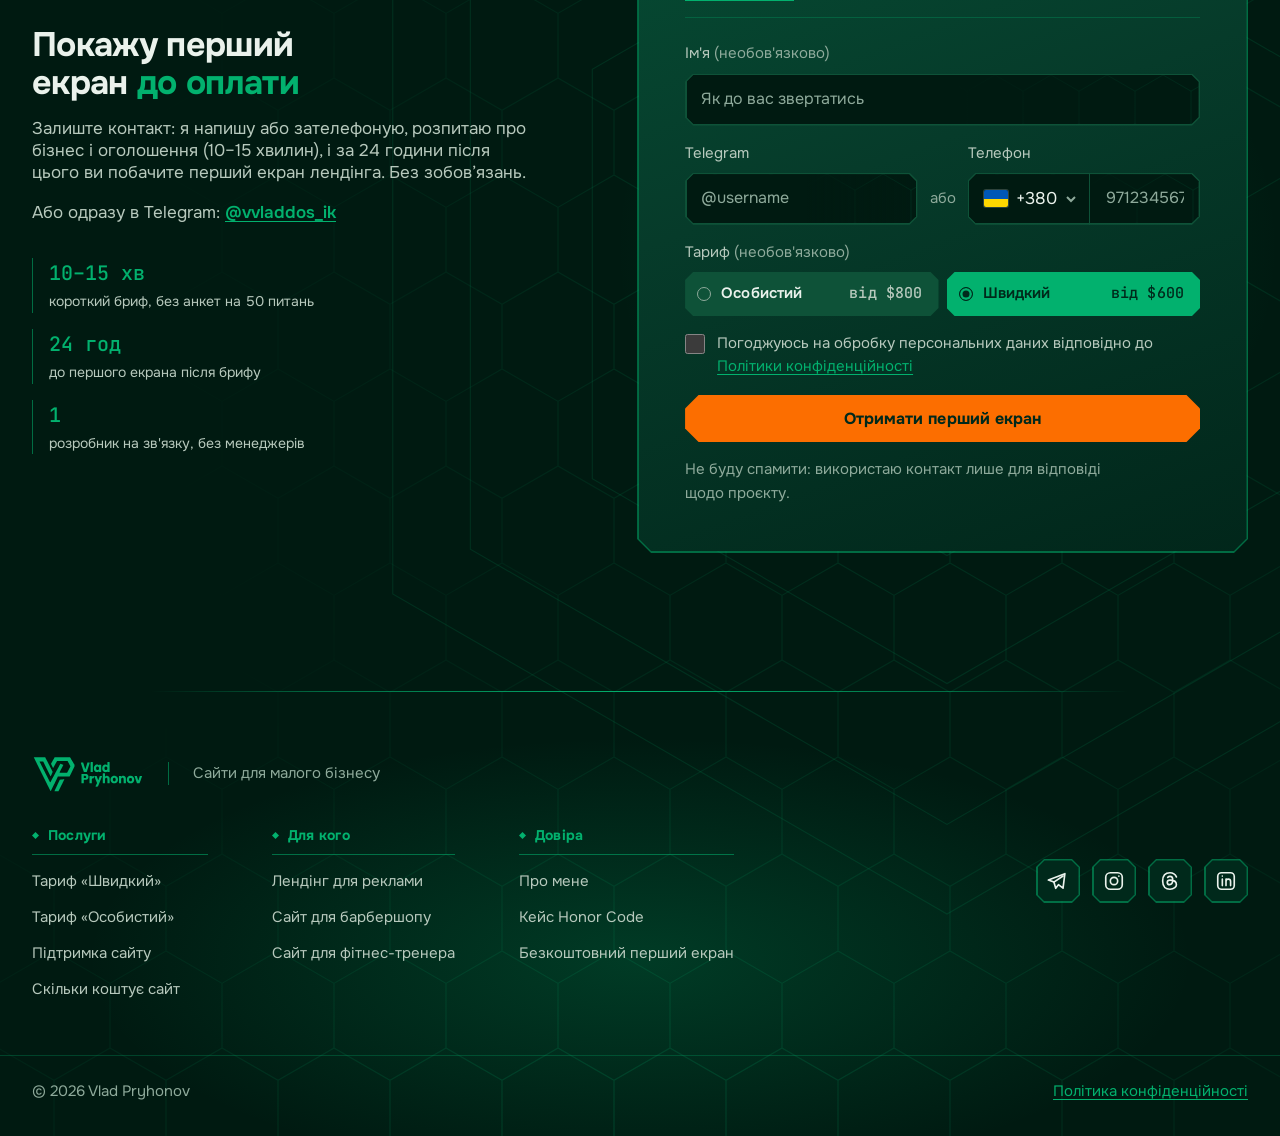
<file: lending-dlya-reklamy/index.html>
<!DOCTYPE html>
<html lang="uk">
<head>
<meta charset="UTF-8">
<meta http-equiv="Content-Security-Policy" content="default-src 'none'; script-src 'self' https://www.googletagmanager.com https://connect.facebook.net; style-src 'self' 'unsafe-inline'; img-src 'self' data: https://*.google-analytics.com https://*.googletagmanager.com https://www.facebook.com; font-src 'self'; connect-src 'self' https://script.google.com https://script.googleusercontent.com https://*.google-analytics.com https://*.analytics.google.com https://*.googletagmanager.com https://www.facebook.com https://connect.facebook.net; frame-src https://www.youtube-nocookie.com; manifest-src 'self'; object-src 'none'; base-uri 'self'; form-action 'self'">
<meta name="referrer" content="strict-origin-when-cross-origin">
<meta name="viewport" content="width=device-width, initial-scale=1">
<title>Лендінг для реклами Meta і Google від $600 – Vlad Pryhonov</title>
<meta name="description" content="Лендінг під рекламу в Meta і Google: перший екран за 24 години, швидка сторінка, піксель і форма в Telegram. Від $600, запуск від 7 днів.">
<link rel="canonical" href="https://pryhonov.com/lending-dlya-reklamy/">
<meta name="theme-color" content="#00291B">
<meta name="robots" content="index, follow, max-image-preview:large, max-snippet:-1, max-video-preview:-1">
<meta name="author" content="Vlad Pryhonov">
<link rel="icon" href="/favicon.ico" sizes="48x48">
<link rel="icon" type="image/png" href="/img/favicon.png" sizes="64x64">
<link rel="icon" type="image/png" href="/img/icon-192.png" sizes="192x192">
<link rel="apple-touch-icon" href="/apple-touch-icon.png">
<link rel="manifest" href="/site.webmanifest">
<meta property="og:type" content="website">
<meta property="og:locale" content="uk_UA">
<meta property="og:site_name" content="Vlad Pryhonov">
<meta property="og:title" content="Лендінг для реклами в Meta і Google від $600">
<meta property="og:description" content="Одна сторінка під одну дію: перший екран за 24 години, швидка сторінка, піксель і форма в Telegram. Від $600, запуск від 7 днів.">
<meta property="og:url" content="https://pryhonov.com/lending-dlya-reklamy/">
<meta property="og:image" content="https://pryhonov.com/img/og-ads-1.jpg">
<meta property="og:image:width" content="1200">
<meta property="og:image:height" content="630">
<meta property="og:image:alt" content="Лендінг для реклами в Meta і Google від $600: Влад Пригонов">
<meta property="og:image:type" content="image/jpeg">
<meta name="twitter:card" content="summary_large_image">
<meta name="twitter:title" content="Лендінг для реклами в Meta і Google від $600">
<meta name="twitter:description" content="Одна сторінка під одну дію: перший екран за 24 години, швидка сторінка, піксель і форма в Telegram. Від $600, запуск від 7 днів.">
<meta name="twitter:image" content="https://pryhonov.com/img/og-ads-1.jpg">
<script src="/js/boot.js"></script>
<link rel="preload" as="font" type="font/woff2" href="/fonts/onest-400-cyrillic.woff2" crossorigin>
<link rel="stylesheet" href="/css/fonts.css?v=20261121c">
<link rel="stylesheet" href="/css/tokens.css?v=20261121c">
<link rel="stylesheet" href="/css/base.css?v=20261121c">
<link rel="stylesheet" href="/css/components.css?v=20261121c">
<link rel="stylesheet" href="/css/header.css?v=20261121c">
<link rel="stylesheet" href="/css/case.css?v=20261121c">
<link rel="stylesheet" href="/css/sections.css?v=20261121c">
<link rel="stylesheet" href="/css/process.css?v=20261121c">
<link rel="stylesheet" href="/css/pages.css?v=20261121c">
<script type="application/ld+json">
{
  "@context": "https://schema.org",
  "@graph": [
    {
      "@type": "WebPage",
      "@id": "https://pryhonov.com/lending-dlya-reklamy/#webpage",
      "url": "https://pryhonov.com/lending-dlya-reklamy/",
      "name": "Лендінг для реклами Meta і Google від $600 – Vlad Pryhonov",
      "description": "Лендінг під рекламу в Meta і Google: перший екран за 24 години, швидка сторінка, піксель і форма в Telegram. Від $600, запуск від 7 днів.",
      "inLanguage": "uk",
      "isPartOf": {
        "@id": "https://pryhonov.com/#website"
      },
      "about": {
        "@id": "https://pryhonov.com/#service"
      },
      "breadcrumb": {
        "@id": "https://pryhonov.com/lending-dlya-reklamy/#breadcrumb"
      },
      "datePublished": "2026-11-20",
      "dateModified": "2026-11-20",
      "primaryImageOfPage": {
        "@type": "ImageObject",
        "url": "https://pryhonov.com/img/og-ads-1.jpg",
        "width": 1200,
        "height": 630
      }
    },
    {
      "@type": "BreadcrumbList",
      "@id": "https://pryhonov.com/lending-dlya-reklamy/#breadcrumb",
      "itemListElement": [
        {
          "@type": "ListItem",
          "position": 1,
          "name": "Головна",
          "item": "https://pryhonov.com/"
        },
        {
          "@type": "ListItem",
          "position": 2,
          "name": "Лендінг для реклами",
          "item": "https://pryhonov.com/lending-dlya-reklamy/"
        }
      ]
    },
    {
      "@type": "Service",
      "@id": "https://pryhonov.com/lending-dlya-reklamy/#service",
      "name": "Лендінг для реклами",
      "serviceType": "Розробка лендінгів під рекламу",
      "description": "Лендінг під рекламу в Meta і Google: перший екран за 24 години, швидка сторінка, піксель і форма в Telegram. Від $600, запуск від 7 днів.",
      "provider": {
        "@id": "https://pryhonov.com/#service"
      },
      "areaServed": {
        "@type": "Country",
        "name": "Україна"
      },
      "url": "https://pryhonov.com/lending-dlya-reklamy/",
      "offers": [
        {
          "@type": "Offer",
          "name": "Лендінг на 1 сторінку, тариф «Швидкий»",
          "priceCurrency": "USD",
          "price": "600",
          "priceSpecification": {
            "@type": "PriceSpecification",
            "priceCurrency": "USD",
            "minPrice": 600
          },
          "url": "https://pryhonov.com/lending-dlya-reklamy/"
        },
        {
          "@type": "Offer",
          "name": "Лендінг на 1 сторінку, тариф «Особистий»",
          "priceCurrency": "USD",
          "price": "800",
          "priceSpecification": {
            "@type": "PriceSpecification",
            "priceCurrency": "USD",
            "minPrice": 800
          },
          "url": "https://pryhonov.com/lending-dlya-reklamy/"
        }
      ]
    },
    {
      "@type": "FAQPage",
      "@id": "https://pryhonov.com/lending-dlya-reklamy/#faq",
      "inLanguage": "uk",
      "mainEntity": [
        {
          "@type": "Question",
          "name": "Чи налаштовуєте ви рекламу в Meta чи Google?",
          "acceptedAnswer": {
            "@type": "Answer",
            "text": "Ні: налаштування й ведення реклами не входять у мої послуги. Я роблю лендінг, куди веде ваша реклама, і підключаю відстеження заявок (піксель Meta, Google Analytics), щоб ви бачили, що працює."
          }
        },
        {
          "@type": "Question",
          "name": "Чим лендінг під рекламу відрізняється від звичайного сайту?",
          "acceptedAnswer": {
            "@type": "Answer",
            "text": "На рекламну сторінку людина приходить з конкретним оголошенням і конкретним очікуванням. Тому лендінг має одну сторінку, одну дію (заявка, дзвінок, запис) і перший екран, який повторює обіцянку оголошення. Звичайний сайт із меню на десять сторінок розпорошує увагу."
          }
        },
        {
          "@type": "Question",
          "name": "Чи буде лендінг швидким?",
          "acceptedAnswer": {
            "@type": "Answer",
            "text": "Для тарифу «Швидкий» моя ціль 85+ у PageSpeed на мобільному, перед здачею я вимірюю швидкість і показую звіт. Цей сайт має 92. Чат, піксель і важкі фото після здачі можуть знизити оцінку, тому обсяг ефектів узгоджуємо заздалегідь."
          }
        },
        {
          "@type": "Question",
          "name": "Чи підключаєте ви піксель і аналітику?",
          "acceptedAnswer": {
            "@type": "Answer",
            "text": "Так. Підключаю піксель Meta і Google Analytics із вашими ідентифікаторами та подією заявки. Трекери вантажаться лише після згоди відвідувача на cookie. Налаштування рекламних кабінетів робите ви або ваш таргетолог."
          }
        },
        {
          "@type": "Question",
          "name": "Скільки коштує лендінг і скільки часу займає?",
          "acceptedAnswer": {
            "@type": "Answer",
            "text": "Від $600 на тарифі «Швидкий» (від 7 днів) і від $800 на тарифі «Особистий» (від 14 днів). Перший екран ви бачите безкоштовно за 24 години після брифу. Ціни в доларах США."
          }
        },
        {
          "@type": "Question",
          "name": "Чи гарантуєте ви кількість заявок?",
          "acceptedAnswer": {
            "@type": "Answer",
            "text": "Ні. Кількість заявок залежить від оголошень, бюджету, ніші й пропозиції. Я відповідаю за те, що лендінг швидкий і зрозумілий, форма працює, а заявки вимірюються."
          }
        }
      ]
    }
  ]
}
</script>
</head>
<body>
<a class="skip-link" href="#main">Перейти до вмісту</a>

<header class="site-header" id="header">
  <div class="wrap site-header__bar">
    <a class="brand" href="/" aria-label="Vlad Pryhonov: на головну"><img src="/img/logo.svg" alt="Vlad Pryhonov" width="99" height="34"></a>
    <nav class="site-nav" aria-label="Основна навігація"><a href="/shvydkyi-tarif/">Швидкий</a><a href="/osobystyi-tarif/">Особистий</a><a href="/pershyi-ekran/">Перший екран</a><a href="/skilky-koshtuye-sait/">Ціни</a><a href="/keis-honor-code/">Кейси</a></nav>
    <a class="site-phone" href="tel:+380970877657">+38 (097) 087-76-57</a>
    <a class="btn btn--outline-orange btn--sm site-cta" href="#contact" data-track="cta_header" aria-label="Залишити заявку"><span class="site-cta__full">Залишити заявку</span><span class="site-cta__short">Заявка</span></a>
    <button class="burger" type="button" id="burger" aria-expanded="false" aria-controls="mobileMenu" aria-label="Відкрити меню"><span></span></button>
  </div>
  <div class="mobile-menu" id="mobileMenu" hidden><a href="/shvydkyi-tarif/">Швидкий</a><a href="/osobystyi-tarif/">Особистий</a><a href="/pershyi-ekran/">Перший екран</a><a href="/skilky-koshtuye-sait/">Ціни</a><a href="/keis-honor-code/">Кейси</a><a href="/pidtrymka-saitu/">Підтримка сайту</a><a href="/pro-mene/">Про мене</a><a class="mobile-menu__phone" href="tel:+380970877657">+38 (097) 087-76-57</a></div>
</header>

<main id="main">
<section class="phero" aria-labelledby="h1">
  <div class="pbg" aria-hidden="true">
    <span class="finale__lattice"></span>
    <svg class="finale__ripples" viewBox="0 0 1000 1000" focusable="false">
      <polygon points="500,370 612.6,435 612.6,565 500,630 387.4,565 387.4,435"/>
      <polygon points="500,280 690.5,390 690.5,610 500,720 309.5,610 309.5,390"/>
      <polygon points="500,180 777.1,340 777.1,660 500,820 222.9,660 222.9,340"/>
      <polygon points="500,70 872.4,285 872.4,715 500,930 127.6,715 127.6,285"/>
      <polygon points="500,0 933,250 933,750 500,1000 67,750 67,250"/>
    </svg>
    <span class="finale__glow finale__glow--a"></span>
  </div>
  <div class="wrap phero__grid">
    <div class="reveal">
      <ol class="crumbs" aria-label="Навігація по сторінці"><li><a href="/">Головна</a></li><li><span aria-current="page">Лендінг для реклами</span></li></ol>
      <h1 class="ptitle" id="h1">Лендінг для реклами в Meta та Google: <em>від $600</em></h1>
      <p class="plead">Реклама приводить людей, а лендінг вирішує, залишать вони заявку чи підуть. Роблю одну сторінку під одну дію: зрозумілий перший екран, швидке завантаження й відстеження заявок для вашої реклами.</p>
      <div class="pactions"><a class="btn btn--primary" href="#contact" data-track="cta_ads">Отримати перший екран</a><a class="btn btn--ghost" href="#demos">Подивитись приклади</a></div>
      <p class="pnote">Перший екран безкоштовно за 24 години після брифу, оплата лише після вашого рішення.</p>
    </div>
    <div class="fan reveal" data-live><span class="dev__glow" aria-hidden="true"></span><figure class="fan__item fan__item--0"><img src="/img/case/demo-marta-koval.webp" width="1000" height="574" alt="Демо першого екрана: фітнес-тренер"><figcaption>Фітнес-тренер</figcaption></figure><figure class="fan__item fan__item--1"><img src="/img/case/demo-kronos.webp" width="1000" height="574" alt="Демо першого екрана: барбершоп"><figcaption>Барбершоп</figcaption></figure><figure class="fan__item fan__item--2"><img src="/img/case/demo-buddim-v3.webp" width="1000" height="574" alt="Демо першого екрана: ремонт і будівництво"><figcaption>Ремонт і будівництво</figcaption></figure><span class="dev__badge">Приклади перших екранів</span></div>
  </div>
</section>

<section class="psec fband-sec" aria-label="Коротко"><div class="wrap"><dl class="fband reveal"><div><dt>«Швидкий»</dt><dd class="is-price">від $600</dd></div><div><dt>«Особистий»</dt><dd class="is-price">від $800</dd></div><div><dt>Запуск</dt><dd>від 7 днів</dd></div><div><dt>Піксель і аналітика</dt><dd class="is-text">входять</dd></div><div><dt>Ведення реклами</dt><dd class="is-text">не входить</dd></div></dl></div></section>

<section class="section psec" id="what" aria-labelledby="what-title">
  <div class="wrap">
    <div class="split">
    <header class="section-head reveal"><h2 id="what-title">Що вирішує <em>лендінг під рекламу</em></h2><p class="section-head__lead">П’ять речей, від яких залежить, чи людина з оголошення залишить заявку.</p></header>
      <div class="split__body reveal"><div class="rows"><article class="row"><h3>Обіцянка за три секунди</h3><p>Людина з реклами вас не знає. Заголовок першого екрана має повторювати обіцянку оголошення: що саме ви пропонуєте й кому.</p></article><article class="row"><h3>Одна дія</h3><p>Заявка, дзвінок або запис. Без меню на десять сторінок і без конкуруючих кнопок: усе на сторінці веде до однієї дії.</p></article><article class="row"><h3>Швидкість на телефоні</h3><p>На рекламу часто переходять із телефона й зі слабким з’єднанням. Повільна сторінка втрачає людину ще до першого екрана.</p></article><article class="row"><h3>Збіг з оголошенням</h3><p>Той самий образ, пропозиція й тон, що й у рекламі. Якщо оголошення обіцяє одне, а сторінка говорить про інше, людина йде.</p></article><article class="row"><h3>Довіра за секунди</h3><p>Приклади, відгук, чесна ціна й умови видно без пошуків: це знімає сумніви до того, як людина закриє вкладку.</p></article></div>    <div class="funnel reveal" data-live aria-hidden="true">
      <div class="funnel__node"><b>Оголошення</b><span>Meta або Google</span></div>
      <i class="funnel__link"><u></u></i>
      <div class="funnel__node funnel__node--mid"><b>Лендінг</b><span>перший екран за 3 секунди</span></div>
      <i class="funnel__link"><u></u></i>
      <div class="funnel__node funnel__node--end"><b>Заявка</b><span>одразу вам у Telegram</span></div>
    </div></div>
    </div>
  </div>
</section>

<section class="section psec section--deep" id="flow" aria-labelledby="flow-title">
  <div class="wrap">
    <header class="section-head reveal"><h2 id="flow-title">Від заявки до запуску: <em>4 кроки</em></h2><p class="section-head__lead">Перший екран ви бачите ще до оплати. Строк розробки рахується від передоплати й отримання матеріалів.</p></header>
    <ol class="steps reveal"><li class="step"><span class="step__node" aria-hidden="true"><svg viewBox="0 0 24 24"><path d="M5 4h14a2 2 0 012 2v9a2 2 0 01-2 2h-8l-5 4v-4H5a2 2 0 01-2-2V6a2 2 0 012-2z"/><path d="M8 9h8M8 12.5h5"/></svg></span><h3>Бриф і аналіз</h3><p>Розпитую про бізнес, пропозицію й оголошення, дивлюсь на п’ять конкурентів у ніші.</p><p class="step__meta">10–15 хвилин</p></li><li class="step step--hook"><span class="step__node" aria-hidden="true"><svg viewBox="0 0 24 24"><rect x="3" y="4" width="18" height="16" rx="2"/><path d="M3 9h18M9 9v11"/></svg></span><h3>Перший екран</h3><span class="step__tag">Безкоштовно · 24 години</span><p>Показую, з чого почнеться лендінг: заголовок, пропозиція, кнопка дії. До оплати.</p><p class="step__meta">1–2 раунди правок</p></li><li class="step"><span class="step__node" aria-hidden="true"><svg viewBox="0 0 24 24"><path d="M8 7l-5 5 5 5M16 7l5 5-5 5M14 4l-4 16"/></svg></span><h3>Розробка і відстеження</h3><p>Збираю сторінку, підключаю форму в Telegram, піксель і подію заявки.</p><p class="step__meta">Від 7 днів</p></li><li class="step"><span class="step__node" aria-hidden="true"><svg viewBox="0 0 24 24"><path d="M4 12l5 5L20 6"/></svg></span><h3>Перевірка перед запуском</h3><p>Перевіряю мобільну версію, швидкість, форму й події, і лише тоді передаю доступи.</p><p class="step__meta">Звіт про швидкість</p></li></ol>
  </div>
</section>

<section class="section psec" id="included" aria-labelledby="incl-title">
  <div class="wrap">
    <header class="section-head reveal"><h2 id="incl-title">Що входить <em>у лендінг</em></h2><p class="section-head__lead">Усе, що потрібно сторінці, на яку ви ведете рекламу.</p></header>
    <ul class="values reveal" aria-label="Що входить у лендінг для реклами"><li><b>Перший екран безкоштовно</b><span>Оцінюєте роботу ще до оплати.</span></li><li><b>Структура під одну дію</b><span>Один екран-обіцянка, докази й кнопка, без зайвого.</span></li><li><b>Форма в Telegram</b><span>Кожна заявка одразу приходить вам. Форму перевіряю перед здачею.</span></li><li><b>Піксель і аналітика</b><span>Піксель Meta, Google Analytics і подія заявки з вашими ідентифікаторами.</span></li><li><b>Джерело заявки</b><span>Зберігаю мітки джерела (UTM), щоб було видно, яка реклама приводить людей.</span></li><li><b>Адаптив і базове SEO</b><span>Зручно на телефоні, структура й мета-теги для пошуку.</span></li><li><b>Швидкість із виміром</b><span>Ціль 85+ на мобільному на тарифі «Швидкий»: вимірюю й показую звіт.</span></li><li><b>Домен і хостинг на вас</b><span>Усе оформлюється на ваше ім’я, повний доступ після здачі.</span></li><li><b>Правки на етапі здачі</b><span>Без доплат: кількість раундів у договорі.</span></li></ul>
  </div>
</section>

<section class="section psec section--deep" id="demos" aria-labelledby="demo-title">
  <div class="wrap">
    <header class="section-head reveal"><h2 id="demo-title">Приклади <em>першого екрана</em></h2><p class="section-head__lead">Демо-проєкти для різних ніш. Це приклади без клієнта, а не виконані замовлення.</p></header>
    <ul class="demos"><li class="demo chamfer reveal">
          <a class="demo__shot" href="https://vladyslav-pryhonov.github.io/marta-koval/" target="_blank" rel="noopener" tabindex="-1" aria-hidden="true"><img src="/img/case/demo-marta-koval.webp" width="1000" height="574" loading="lazy" alt=""></a>
          <div class="demo__meta"><span class="demo__tag">Демо</span><span class="label">Фітнес-тренер</span></div>
          <h3>Марта Коваль</h3><p>Перший екран знімає головний страх клієнта (травма, біль) і одразу показує вигоду.</p>
          <a class="demo__link" href="https://vladyslav-pryhonov.github.io/marta-koval/" target="_blank" rel="noopener">Дивитись демо ↗<span class="sr-only"> «Марта Коваль»</span></a>
        </li><li class="demo chamfer reveal">
          <a class="demo__shot" href="https://vladyslav-pryhonov.github.io/kronos-barber/" target="_blank" rel="noopener" tabindex="-1" aria-hidden="true"><img src="/img/case/demo-kronos.webp" width="1000" height="574" loading="lazy" alt=""></a>
          <div class="demo__meta"><span class="demo__tag">Демо</span><span class="label">Барбершоп</span></div>
          <h3>Kronos Barber Club</h3><p>Темний преміальний тон: заголовок продає емоцію, а не стрижку.</p>
          <a class="demo__link" href="https://vladyslav-pryhonov.github.io/kronos-barber/" target="_blank" rel="noopener">Дивитись демо ↗<span class="sr-only"> «Kronos Barber Club»</span></a>
        </li><li class="demo chamfer reveal">
          <a class="demo__shot" href="https://vladyslav-pryhonov.github.io/buddim-demo/" target="_blank" rel="noopener" tabindex="-1" aria-hidden="true"><img src="/img/case/demo-buddim-v3.webp" width="1000" height="575" loading="lazy" alt=""></a>
          <div class="demo__meta"><span class="demo__tag">Демо</span><span class="label">Ремонт і будівництво</span></div>
          <h3>БудДім</h3><p>Фіксована ціна в договорі, гарантія і кошторис за 24 години: знімає страх, що ціна «попливе».</p>
          <a class="demo__link" href="https://vladyslav-pryhonov.github.io/buddim-demo/" target="_blank" rel="noopener">Дивитись демо ↗<span class="sr-only"> «БудДім»</span></a>
        </li><li class="demo chamfer reveal">
          <a class="demo__shot" href="https://vladyslav-pryhonov.github.io/vydpochynok-v-Karpatah/" target="_blank" rel="noopener" tabindex="-1" aria-hidden="true"><img src="/img/case/demo-karpaty.webp" width="1000" height="574" loading="lazy" alt=""></a>
          <div class="demo__meta"><span class="demo__tag">Демо</span><span class="label">Відпочинок у Карпатах</span></div>
          <h3>Плай і Пара</h3><p>Головний аргумент (чан і сауна без сусідів) і ціна стоять на першому екрані, а далі одразу перевірка вільних дат.</p>
          <a class="demo__link" href="https://vladyslav-pryhonov.github.io/vydpochynok-v-Karpatah/" target="_blank" rel="noopener">Дивитись демо ↗<span class="sr-only"> «Плай і Пара»</span></a>
        </li></ul>
  </div>
</section>

<section class="section psec" id="price" aria-labelledby="price-title">
  <div class="wrap">
    <header class="section-head reveal"><h2 id="price-title">Ціна <em>лендінга</em></h2><p class="section-head__lead">Ціни вказані в доларах США. Точну суму називаю після короткого брифу: вона фіксується одразу.</p></header>
    <div class="pgrid pgrid--2 reveal">
      <article class="ptile chamfer"><span class="ptile__label">Тариф «Швидкий»: лендінг на 1 сторінку</span><div class="ptile__price"><b>від $600</b><span>від 7 днів</span></div>
        <ul><li>Перший екран безкоштовно, до оплати</li><li>Форма в Telegram, аналітика й піксель</li><li>Адаптив і базове SEO</li><li>Домен і хостинг на ваше ім’я</li></ul></article>
      <article class="ptile chamfer"><span class="ptile__label">Тариф «Особистий»: лендінг на 1 сторінку</span><div class="ptile__price"><b>від $800</b><span>від 14 днів</span></div>
        <ul><li>Вручну на конструкторі, без AI</li><li>Ви самі редагуєте тексти, ціни й фото</li><li>Форма, аналітика й піксель, базове SEO</li><li>Домен і хостинг на ваше ім’я</li></ul></article>
    </div>
    <p class="paynote reveal">Оплата у два етапи: 50% на старті й 50% перед здачею, до передачі доступів. Перший екран безкоштовний. Різниця між тарифами: <a class="plink" href="/shvydkyi-tarif/">«Швидкий»</a> і <a class="plink" href="/osobystyi-tarif/">«Особистий»</a>. Сайт від 5 сторінок: від $1000 і від $1300. Налаштування й ведення реклами не входить у ціну. Правки після здачі платні: <a class="plink" href="/pidtrymka-saitu/">підтримка сайту</a>.</p>
  </div>
</section>

<section class="section psec section--deep" id="faq" aria-labelledby="faq-title">
  <div class="wrap">
    <header class="section-head reveal"><h2 id="faq-title">Питання <em>про лендінг для реклами</em></h2></header>
    <div class="faq__list reveal">
      <details name="faq" class="qa chamfer chamfer-sm" open>
        <summary>Чи налаштовуєте ви рекламу в Meta чи Google?</summary>
        <p>Ні: налаштування й ведення реклами не входять у мої послуги. Я роблю лендінг, куди веде ваша реклама, і підключаю відстеження заявок (піксель Meta, Google Analytics), щоб ви бачили, що працює.</p>
      </details>
      <details name="faq" class="qa chamfer chamfer-sm">
        <summary>Чим лендінг під рекламу відрізняється від звичайного сайту?</summary>
        <p>На рекламну сторінку людина приходить з конкретним оголошенням і конкретним очікуванням. Тому лендінг має одну сторінку, одну дію (заявка, дзвінок, запис) і перший екран, який повторює обіцянку оголошення. Звичайний сайт із меню на десять сторінок розпорошує увагу.</p>
      </details>
      <details name="faq" class="qa chamfer chamfer-sm">
        <summary>Чи буде лендінг швидким?</summary>
        <p>Для тарифу «Швидкий» моя ціль 85+ у PageSpeed на мобільному, перед здачею я вимірюю швидкість і показую звіт. Цей сайт має 92. Чат, піксель і важкі фото після здачі можуть знизити оцінку, тому обсяг ефектів узгоджуємо заздалегідь.</p>
      </details>
      <details name="faq" class="qa chamfer chamfer-sm">
        <summary>Чи підключаєте ви піксель і аналітику?</summary>
        <p>Так. Підключаю піксель Meta і Google Analytics із вашими ідентифікаторами та подією заявки. Трекери вантажаться лише після згоди відвідувача на cookie. Налаштування рекламних кабінетів робите ви або ваш таргетолог.</p>
      </details>
      <details name="faq" class="qa chamfer chamfer-sm">
        <summary>Скільки коштує лендінг і скільки часу займає?</summary>
        <p>Від $600 на тарифі «Швидкий» (від 7 днів) і від $800 на тарифі «Особистий» (від 14 днів). Перший екран ви бачите безкоштовно за 24 години після брифу. Ціни в доларах США.</p>
      </details>
      <details name="faq" class="qa chamfer chamfer-sm">
        <summary>Чи гарантуєте ви кількість заявок?</summary>
        <p>Ні. Кількість заявок залежить від оголошень, бюджету, ніші й пропозиції. Я відповідаю за те, що лендінг швидкий і зрозумілий, форма працює, а заявки вимірюються.</p>
      </details>
    </div>
  </div>
</section>

<section class="section psec" aria-labelledby="rel-title">
  <div class="wrap">
    <header class="section-head reveal"><h2 id="rel-title">Читайте також</h2></header>
    <nav class="related reveal" aria-label="Пов'язані сторінки"><a href="/pershyi-ekran/"><b>Безкоштовний перший екран</b><span>Як це працює: бриф, 24 години, правки, рішення.</span><em>Як це працює →</em></a><a href="/shvydkyi-tarif/"><b>Тариф «Швидкий»</b><span>Сайт кодом за 7 днів, ціль PageSpeed 85+.</span><em>Про тариф →</em></a><a href="/keis-honor-code/"><b>Кейс Honor Code</b><span>Реальний інтернет-магазин, який працює зараз.</span><em>Читати кейс →</em></a></nav>
  </div>
</section>

<section class="section section--deep" id="contact" data-tariff-default="fast" aria-labelledby="contact-title">
    <!-- Спільний «грандіозний» фон останнього блоку й підвалу: решітка, концентричні гексагони-«сигнал», світіння -->
    <div class="finale__bg" aria-hidden="true">
      <span class="finale__lattice"></span>
      <svg class="finale__ripples" viewBox="0 0 1000 1000" focusable="false">
        <polygon points="500,370 612.6,435 612.6,565 500,630 387.4,565 387.4,435"/>
        <polygon points="500,280 690.5,390 690.5,610 500,720 309.5,610 309.5,390"/>
        <polygon points="500,180 777.1,340 777.1,660 500,820 222.9,660 222.9,340"/>
        <polygon points="500,70 872.4,285 872.4,715 500,930 127.6,715 127.6,285"/>
        <polygon points="500,0 933,250 933,750 500,1000 67,750 67,250"/>
      </svg>
      <span class="finale__glow finale__glow--a"></span>
      <span class="finale__glow finale__glow--b"></span>
    </div>
    <div class="wrap contact">
      <div class="contact__copy reveal">
        <h2 id="contact-title">Покажу перший екран <em>до оплати</em></h2>
        <p class="contact__lead">Залиште контакт: я напишу або зателефоную, розпитаю про бізнес і оголошення (10–15 хвилин), і за 24 години після цього ви побачите перший екран лендінга. Без зобов’язань.</p>
        <p class="contact__direct">Або одразу в Telegram: <a href="https://t.me/vvladdos_ik" target="_blank" rel="noopener" data-track="telegram_click">@vvladdos_ik</a></p>
        <ul class="contact__facts">
          <li><b>10–15 хв</b><span>короткий бриф, без анкет на 50 питань</span></li>
          <li><b>24 год</b><span>до першого екрана після брифу</span></li>
          <li><b>1</b><span>розробник на зв'язку, без менеджерів</span></li>
        </ul>
      </div>

      <div class="formwrap reveal">
        <div class="formcard chamfer">
          <div class="formcard__head"><span class="formcard__badge">Безкоштовно</span><p>Заявка займає хвилину, без оплати і зобов'язань</p></div>
          <form id="leadForm" novalidate>
            <div class="field">
              <label for="fName">Ім'я <span class="opt">(необов'язково)</span></label>
              <div class="control">
                <input id="fName" name="name" autocomplete="given-name" placeholder="Як до вас звертатись">
              </div>
            </div>
            <!-- Контакт: на мобільному перемикач «Telegram | Телефон» показує одне поле (js/site.js, data-mode); від 760 px обидва поля поруч з «або» -->
            <div class="contact-pair" id="contactPair" data-mode="tg">
              <div class="cswitch" role="group" aria-label="Як з вами зв'язатись">
                <span class="cswitch__lbl">Як з вами зв'язатись?</span>
                <div class="cswitch__track">
                  <button type="button" class="cswitch__btn" data-cmode="tg" aria-pressed="true">Telegram</button>
                  <button type="button" class="cswitch__btn" data-cmode="ph" aria-pressed="false">Телефон</button>
                </div>
              </div>
              <div class="field field--tg">
                <label for="fTelegram">Telegram</label>
                <div class="control">
                  <input id="fTelegram" name="telegram" autocomplete="off" placeholder="@username">
                </div>
              </div>
              <span class="contact-pair__or" aria-hidden="true">або</span>
              <div class="field field--ph">
                <label for="fPhone">Телефон</label>
                <div class="control">
                  <div class="cc" id="cc">
                    <button type="button" class="cc__btn" id="ccBtn" aria-haspopup="listbox" aria-expanded="false" aria-controls="ccList" aria-label="Код країни">
                      <span class="flag flag--ua" id="ccFlag" aria-hidden="true"></span>
                      <span id="ccCode">+380</span>
                      <svg class="cc__chev" viewBox="0 0 12 12" aria-hidden="true"><path d="M2 4l4 4 4-4"/></svg>
                    </button>
                    <ul class="cc__list" id="ccList" role="listbox" tabindex="-1" hidden aria-label="Країна">
                      <li role="option" data-code="+380" data-flag="ua" aria-selected="true"><span class="flag flag--ua" aria-hidden="true"></span>Україна<b>+380</b></li>
                      <li role="option" data-code="+48" data-flag="pl" aria-selected="false"><span class="flag flag--pl" aria-hidden="true"></span>Польща<b>+48</b></li>
                      <li role="option" data-code="+49" data-flag="de" aria-selected="false"><span class="flag flag--de" aria-hidden="true"></span>Німеччина<b>+49</b></li>
                      <li role="option" data-code="+34" data-flag="es" aria-selected="false"><span class="flag flag--es" aria-hidden="true"></span>Іспанія<b>+34</b></li>
                      <li role="option" data-code="+44" data-flag="gb" aria-selected="false"><span class="flag flag--gb" aria-hidden="true"></span>Велика Британія<b>+44</b></li>
                      <li role="option" data-code="+1" data-flag="us" aria-selected="false"><span class="flag flag--us" aria-hidden="true"></span>США<b>+1</b></li>
                    </ul>
                    <input type="hidden" id="fPhoneCode" value="+380">
                  </div>
                  <input id="fPhone" name="phone" type="tel" autocomplete="tel-national" inputmode="tel" placeholder="971234567">
                </div>
              </div>
            </div>
            <p class="field-error" id="fContactError" role="alert"></p>

            <!-- Тариф: той самий вибір, що в hero і в блоці цін (js/site.js). Без вибору йде «не обрано» -->
            <fieldset class="tpick">
              <legend>Тариф <span class="opt">(необов'язково)</span></legend>
              <button type="button" class="chip tpick__btn" data-pick="personal" aria-pressed="false"><span>Особистий</span><span class="tpick__price">від $800</span></button>
              <button type="button" class="chip tpick__btn" data-pick="fast" aria-pressed="false"><span>Швидкий</span><span class="tpick__price">від $600</span></button>
            </fieldset>

            <div class="hp" aria-hidden="true">
              <label for="fWebsite">Залиште це поле порожнім</label>
              <input id="fWebsite" name="website" type="text" tabindex="-1" autocomplete="off">
            </div>

            <label class="consent">
              <input type="checkbox" id="fConsent" required>
              <span>Погоджуюсь на обробку персональних даних відповідно до <a href="/privacy.html" target="_blank" rel="noopener">Політики конфіденційності</a></span>
            </label>
            <p class="field-error" id="fConsentError" role="alert"></p>

            <button type="submit" class="btn btn--primary btn--block" data-track="form_submit_click">Отримати перший екран</button>
            <p class="formcard__fine">Не буду спамити: використаю контакт лише для відповіді щодо проєкту.</p>
          </form>

          <div class="thanks" id="thanks" hidden tabindex="-1">
            <h3>Дякую! Заявку отримано</h3>
            <p>Відповім протягом 24 годин. Хочете швидше, напишіть одразу в Telegram: там я на зв'язку особисто.</p>
            <a class="btn btn--primary" id="thanksTelegram" href="https://t.me/vvladdos_ik" target="_blank" rel="noopener" data-track="telegram_click_after_lead">Написати в Telegram</a>

            <form id="detailsForm" class="details" novalidate>
              <h4>Допоможіть підготувати перший екран точніше <span class="opt">(необов'язково)</span></h4>
              <fieldset class="chips" aria-label="Тип бізнесу">
                <legend>Тип бізнесу</legend>
                <button type="button" class="chip" aria-pressed="false">Інтернет-магазин</button>
                <button type="button" class="chip" aria-pressed="false">Послуги</button>
                <button type="button" class="chip" aria-pressed="false">Кафе, салон або студія</button>
                <button type="button" class="chip" aria-pressed="false">Особистий бренд</button>
                <button type="button" class="chip" aria-pressed="false" id="chipOther">Інше</button>
              </fieldset>
              <div class="field" id="nicheOtherWrap" hidden>
                <label for="fNicheOther">Ваша ніша</label>
                <div class="control"><input id="fNicheOther" placeholder="Наприклад: ремонт квартир"></div>
              </div>
              <fieldset class="chips" aria-label="Чи плануєте рекламу">
                <legend>Чи плануєте рекламу</legend>
                <button type="button" class="chip" data-group="ads" aria-pressed="false">Так</button>
                <button type="button" class="chip" data-group="ads" aria-pressed="false">Ні</button>
                <button type="button" class="chip" data-group="ads" aria-pressed="false">Ще не знаю</button>
              </fieldset>
              <div class="field">
                <label for="fLink">Сайт або соцмережі</label>
                <div class="control"><input id="fLink" placeholder="Посилання, якщо є" inputmode="url"></div>
              </div>
              <button type="submit" class="btn btn--ghost btn--block">Надіслати уточнення</button>
            </form>
            <p class="details__done" id="detailsDone" hidden role="status">Дякую, уточнення отримав.</p>
          </div>
        </div>
      </div>
    </div>
  </section>
</main>

<footer class="footer">
  <div class="wrap footer__row">
    <div>
      <div class="footer__top"><a class="footer__brand" href="/" aria-label="Vlad Pryhonov: на головну"><img src="/img/logo.svg" alt="Vlad Pryhonov" width="111" height="38"></a><p class="footer__tagline">Сайти для малого бізнесу</p></div>
      <nav class="footer__pages footer__cols" aria-label="Сторінки сайту">
        <div class="footer__col"><p class="footer__h">Послуги</p><a href="/shvydkyi-tarif/">Тариф «Швидкий»</a><a href="/osobystyi-tarif/">Тариф «Особистий»</a><a href="/pidtrymka-saitu/">Підтримка сайту</a><a href="/skilky-koshtuye-sait/">Скільки коштує сайт</a></div><div class="footer__col"><p class="footer__h">Для кого</p><a href="/lending-dlya-reklamy/">Лендінг для реклами</a><a href="/sait-dlya-barbershopu/">Сайт для барбершопу</a><a href="/sait-dlya-fitnes-trenera/">Сайт для фітнес-тренера</a></div><div class="footer__col"><p class="footer__h">Довіра</p><a href="/pro-mene/">Про мене</a><a href="/keis-honor-code/">Кейс Honor Code</a><a href="/pershyi-ekran/">Безкоштовний перший екран</a></div>
      </nav>
    </div>
    <ul class="social" aria-label="Де мене знайти">
      <li><a href="https://t.me/vvladdos_ik" target="_blank" rel="noopener" aria-label="Telegram" data-track="telegram_click"><svg viewBox="0 0 24 24" aria-hidden="true"><path d="M19.5 4L1.5 11l6 2.2L9.5 20l3-4 5 3.8z"/><path d="M7.5 13.2L17.5 6.5"/></svg></a></li>
      <li><a href="https://www.instagram.com/vlad.pryhonov/" target="_blank" rel="noopener" aria-label="Instagram"><svg viewBox="0 0 24 24" aria-hidden="true"><rect x="3" y="3" width="18" height="18" rx="5"/><circle cx="12" cy="12" r="4"/><circle cx="17.3" cy="6.7" r=".9" fill="currentColor" stroke="none"/></svg></a></li>
      <li><a href="https://www.threads.com/@vlad.pryhonov" target="_blank" rel="noopener" aria-label="Threads"><svg viewBox="0 0 24 24" aria-hidden="true"><path d="M19 7.5c-1.333-3-3.667-4.5-7-4.5-5 0-8 2.5-8 9s3.5 9 8 9 7-3 7-5-1-5-7-5c-2.5 0-3 1.25-3 2.5 0 1.5 1 2.5 2.5 2.5 2.5 0 3.5-1.5 3.5-5s-2-4-3-4-1.833.333-2.5 1"/></svg></a></li>
      <li><a href="https://www.linkedin.com/in/vlad-prigonov/?locale=uk" target="_blank" rel="noopener" aria-label="LinkedIn"><svg viewBox="0 0 24 24" aria-hidden="true"><rect x="3" y="3" width="18" height="18" rx="4"/><path d="M8 10v7M8 6.6v.01M12 17v-4.5a2.5 2.5 0 015 0V17M12 10v7"/></svg></a></li>
    </ul>
  </div>
  <div class="wrap footer__fine">
    <span>© 2026 Vlad Pryhonov</span>
    <a href="/privacy.html">Політика конфіденційності</a>
  </div>
</footer>

<!-- Cookie-згода: GA4 і Meta Pixel вантажаться лише після згоди й лише на бойовому домені (js/site.js) -->
<div class="cookie" id="cookieBar" role="region" aria-label="Cookie" hidden>
  <p>Cookie Google Analytics і Meta Pixel потрібні, щоб оцінювати рекламу. <a href="/privacy.html" target="_blank" rel="noopener">Політика конфіденційності</a></p>
  <div class="cookie__actions">
    <button type="button" class="btn btn--ghost btn--sm" id="cookieDecline">Відхилити</button>
    <button type="button" class="btn btn--ghost btn--sm" id="cookieAccept">Прийняти</button>
  </div>
</div>

<script src="/js/page.js?v=20261121c" defer></script>
<script src="/js/case.js?v=20261121c" defer></script>
<script src="/js/site.js?v=20261121c" defer></script>
</body>
</html>
</file>
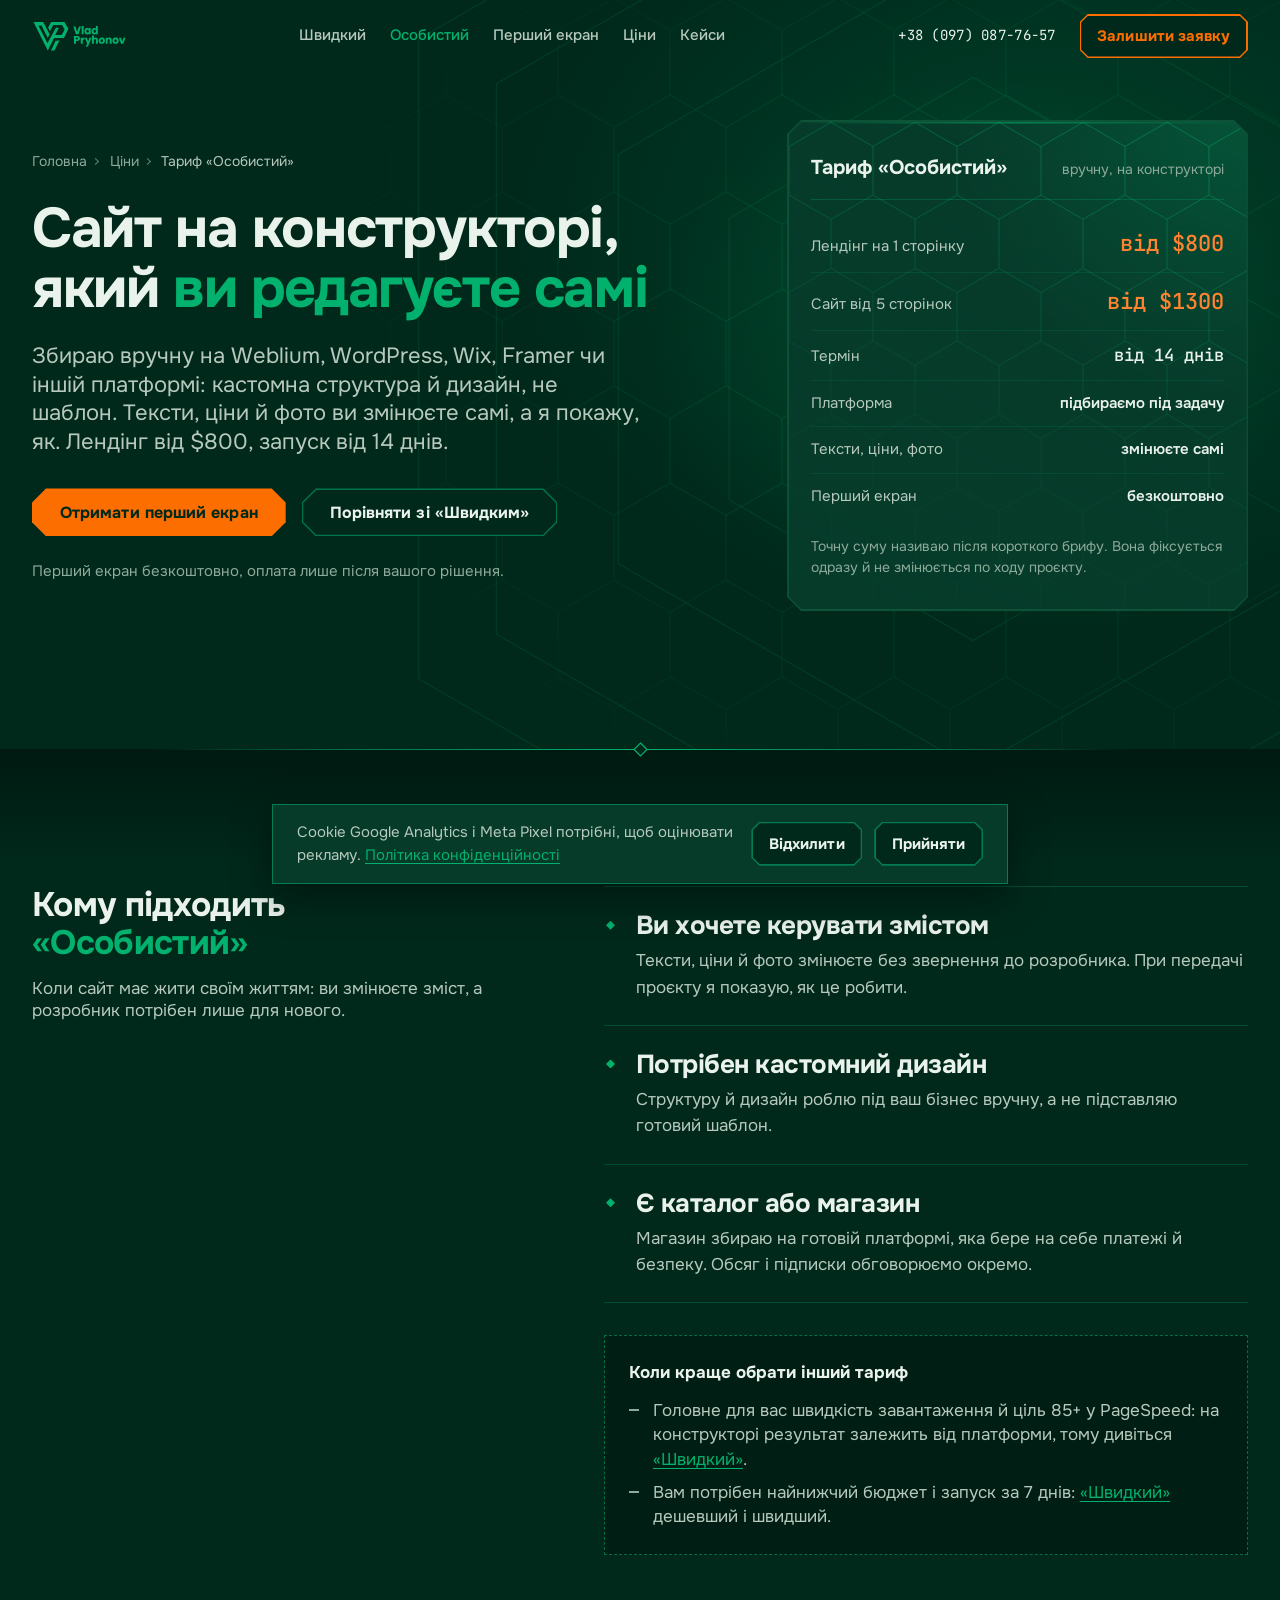
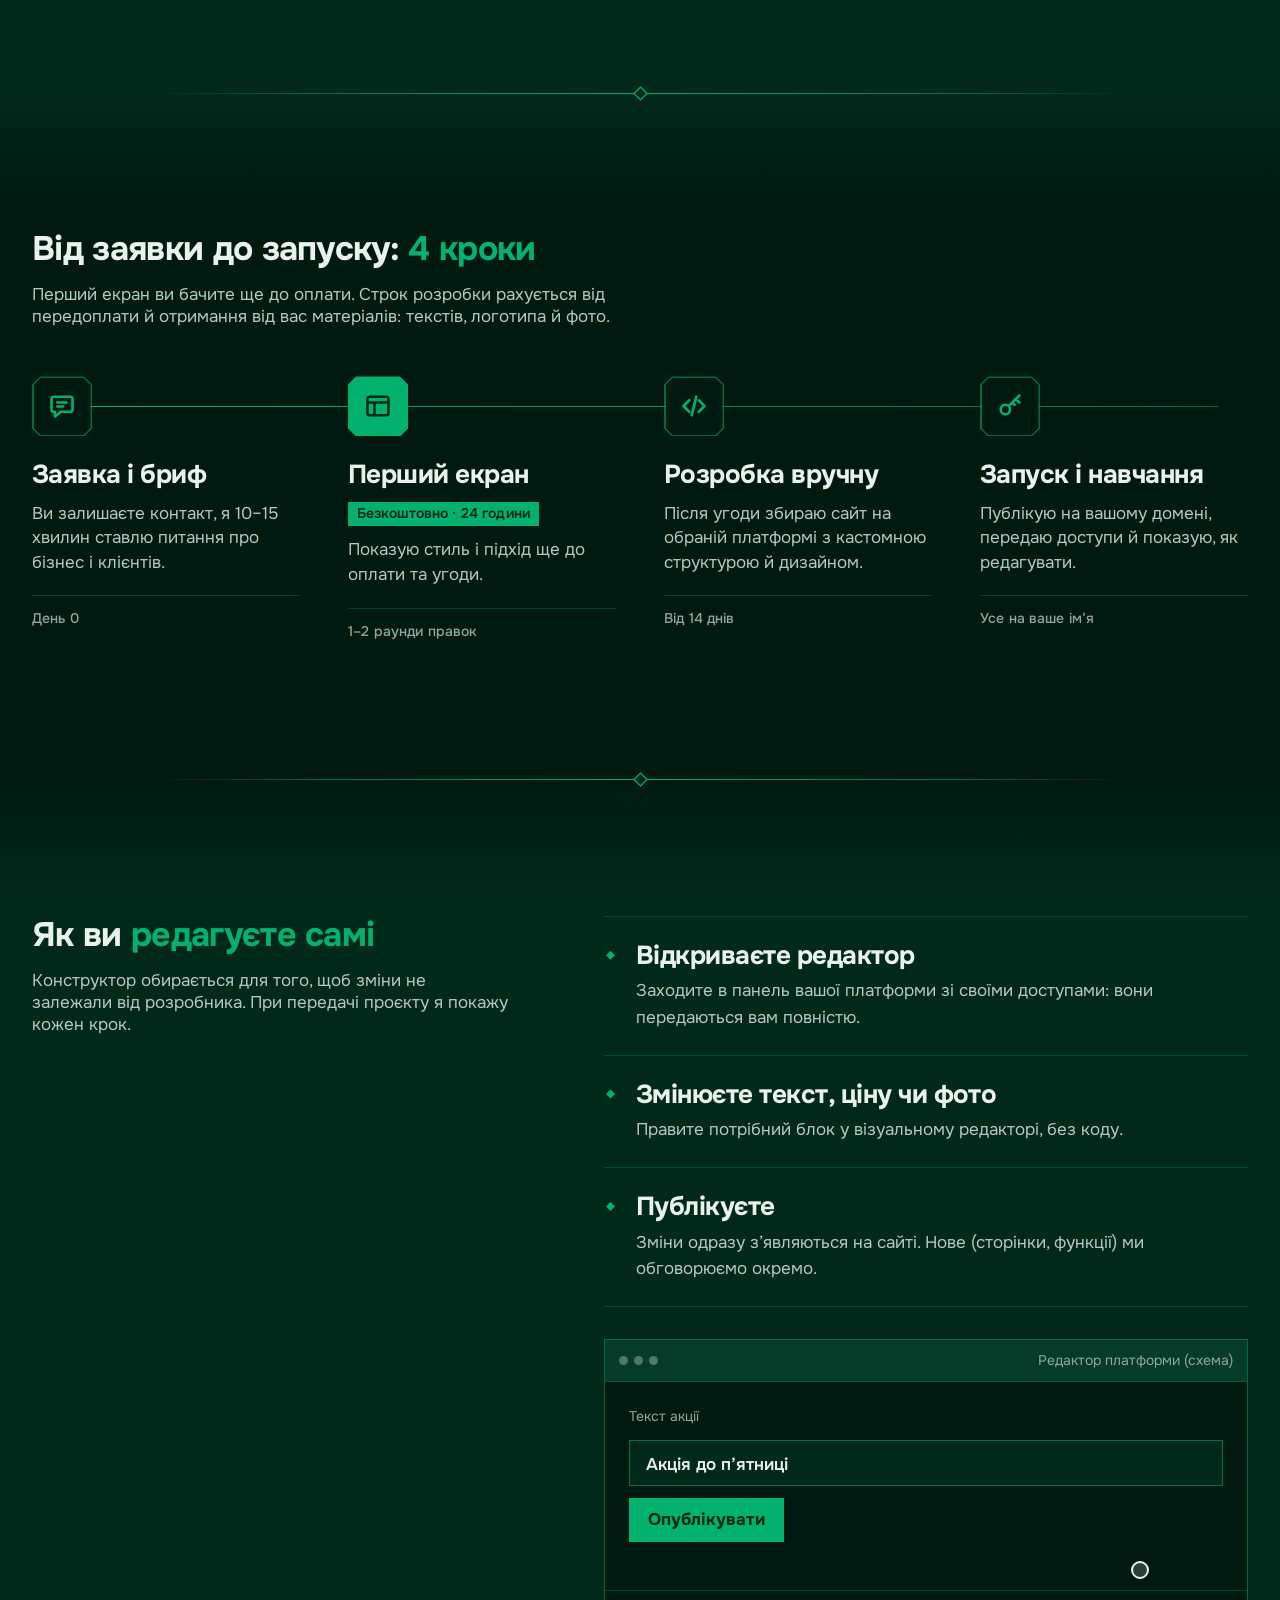
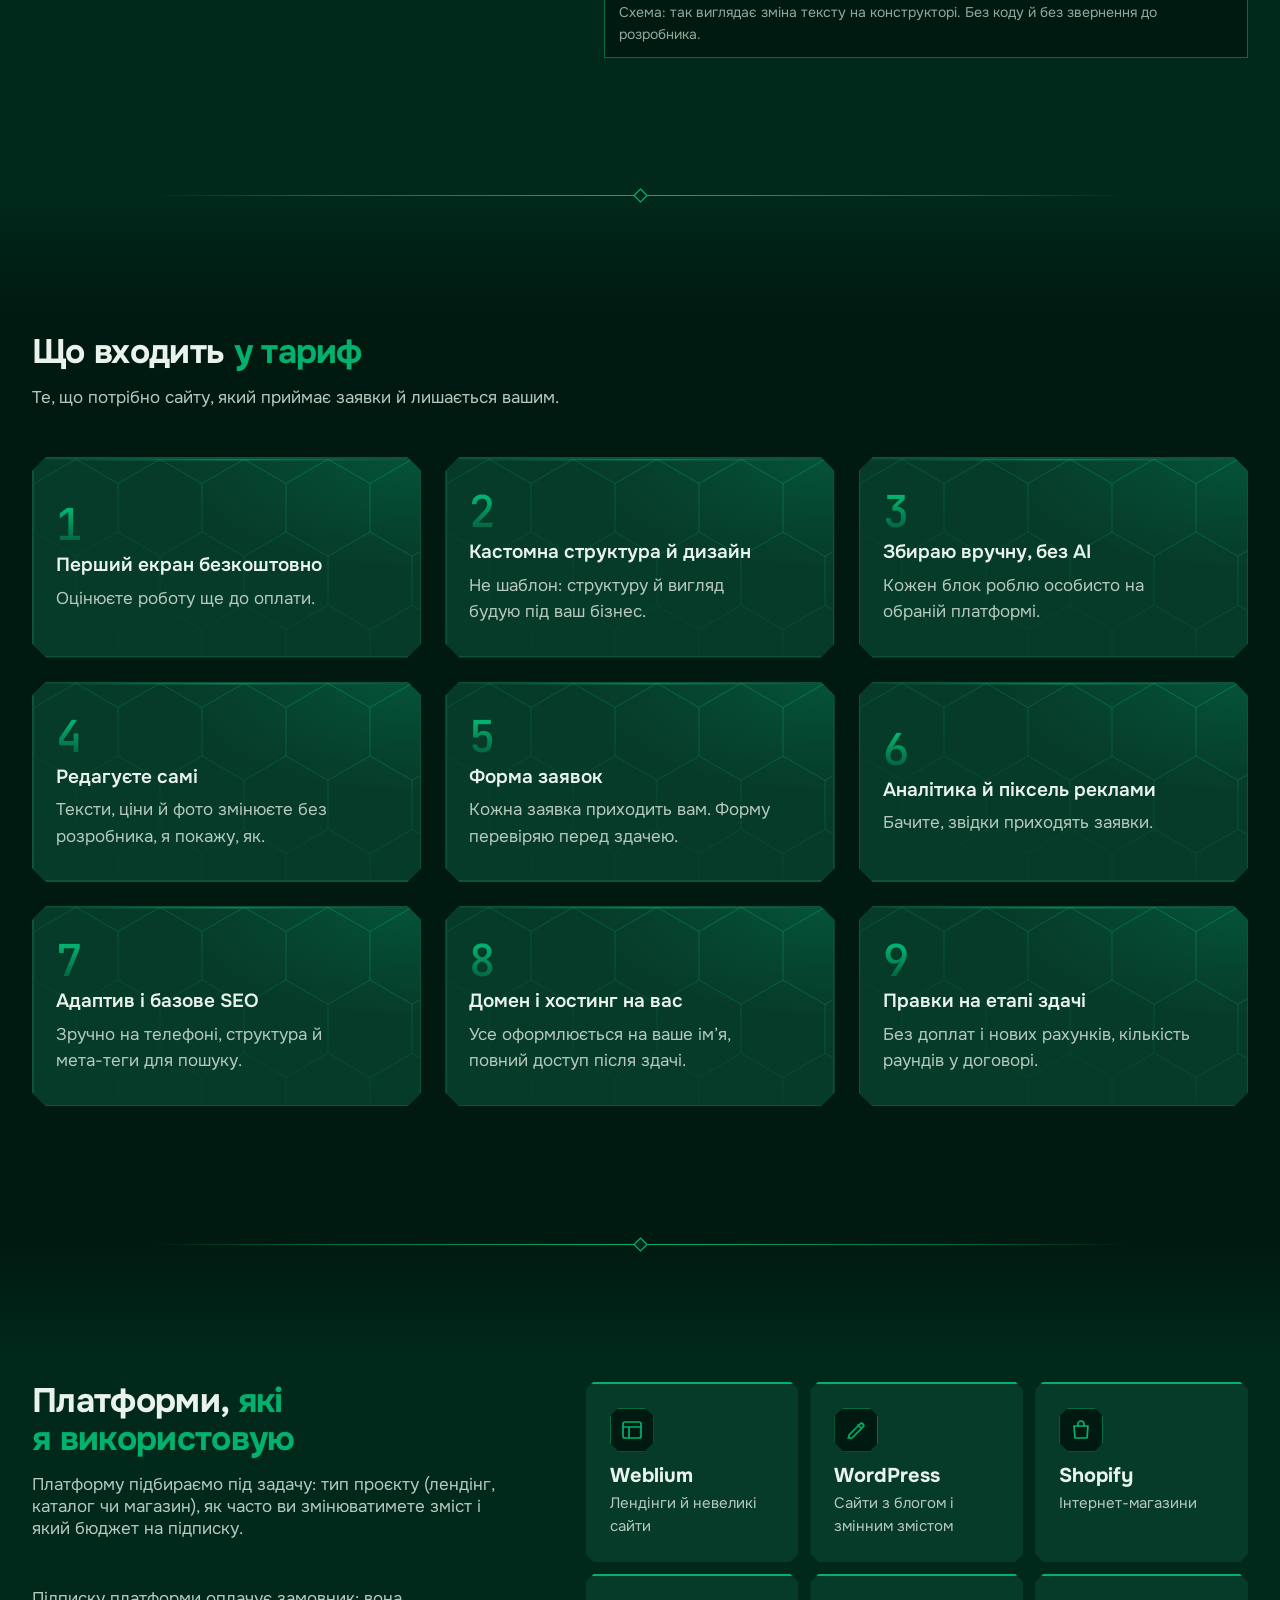
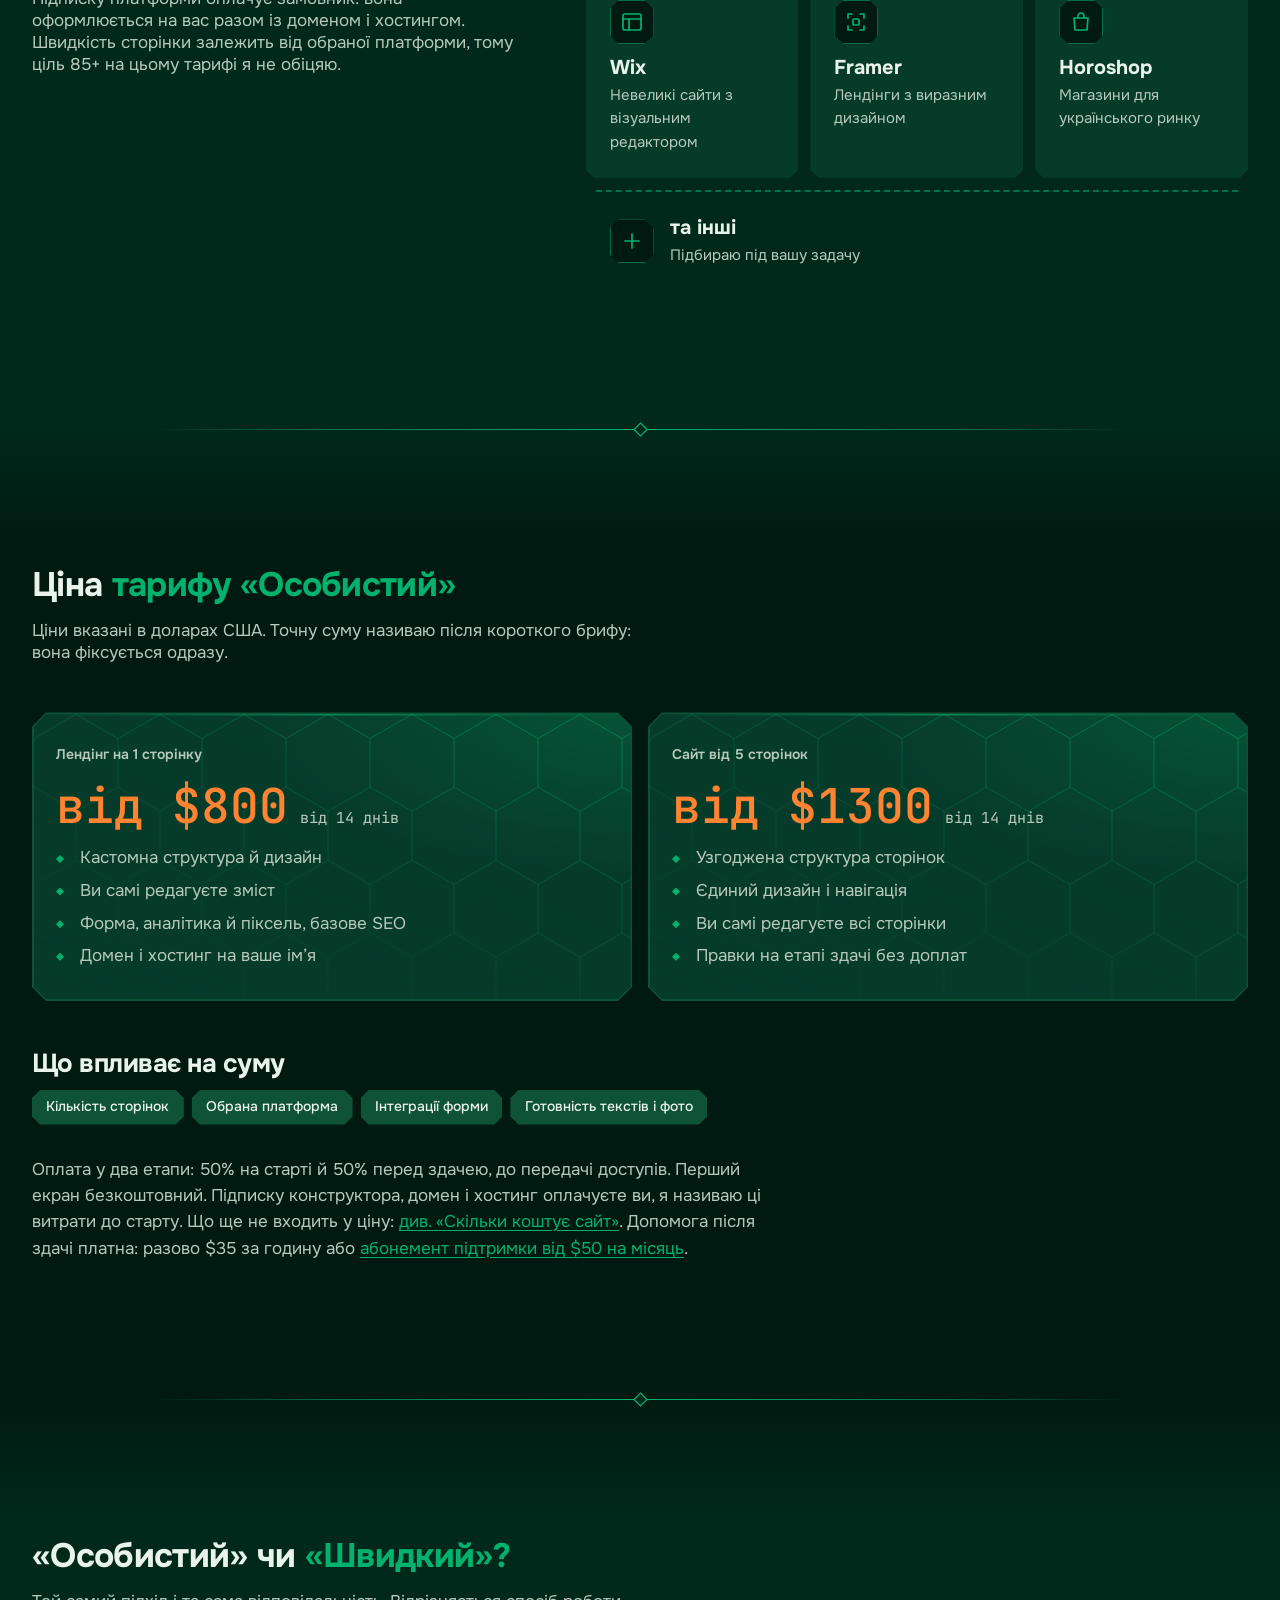
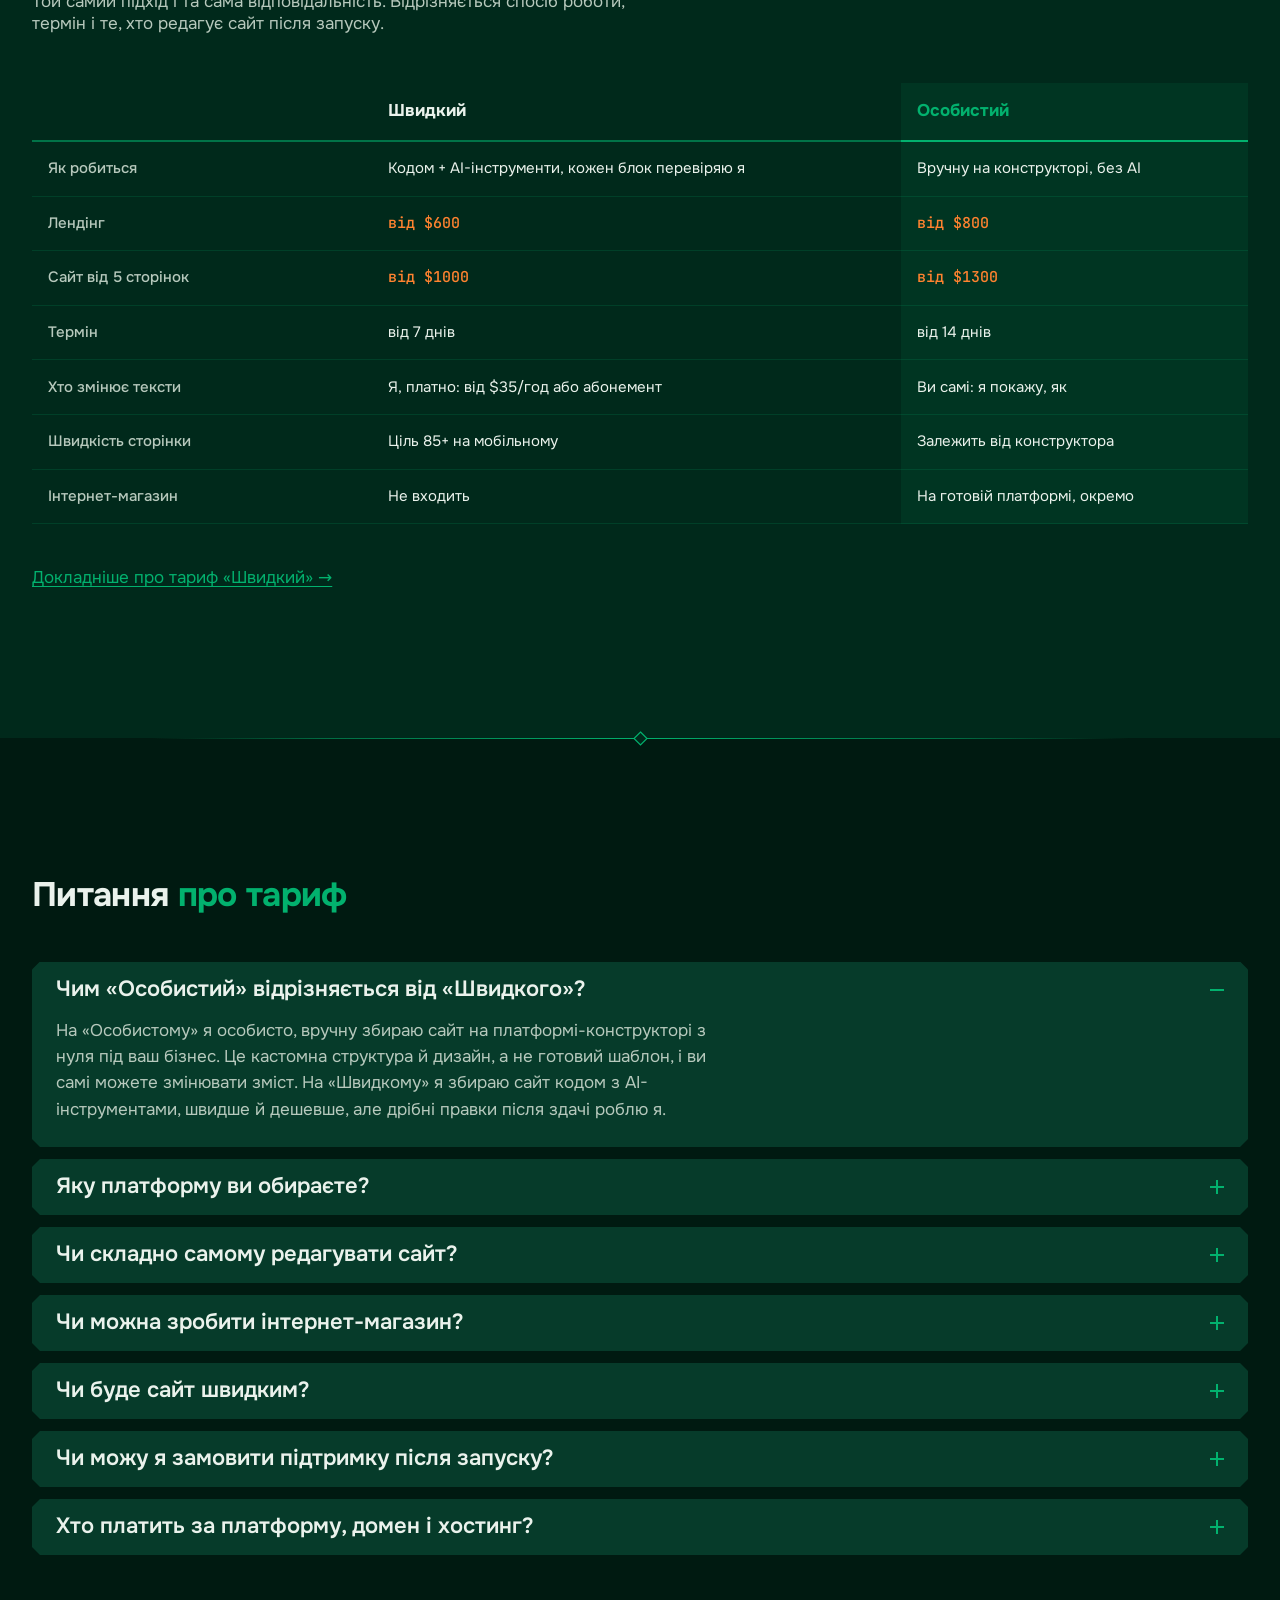
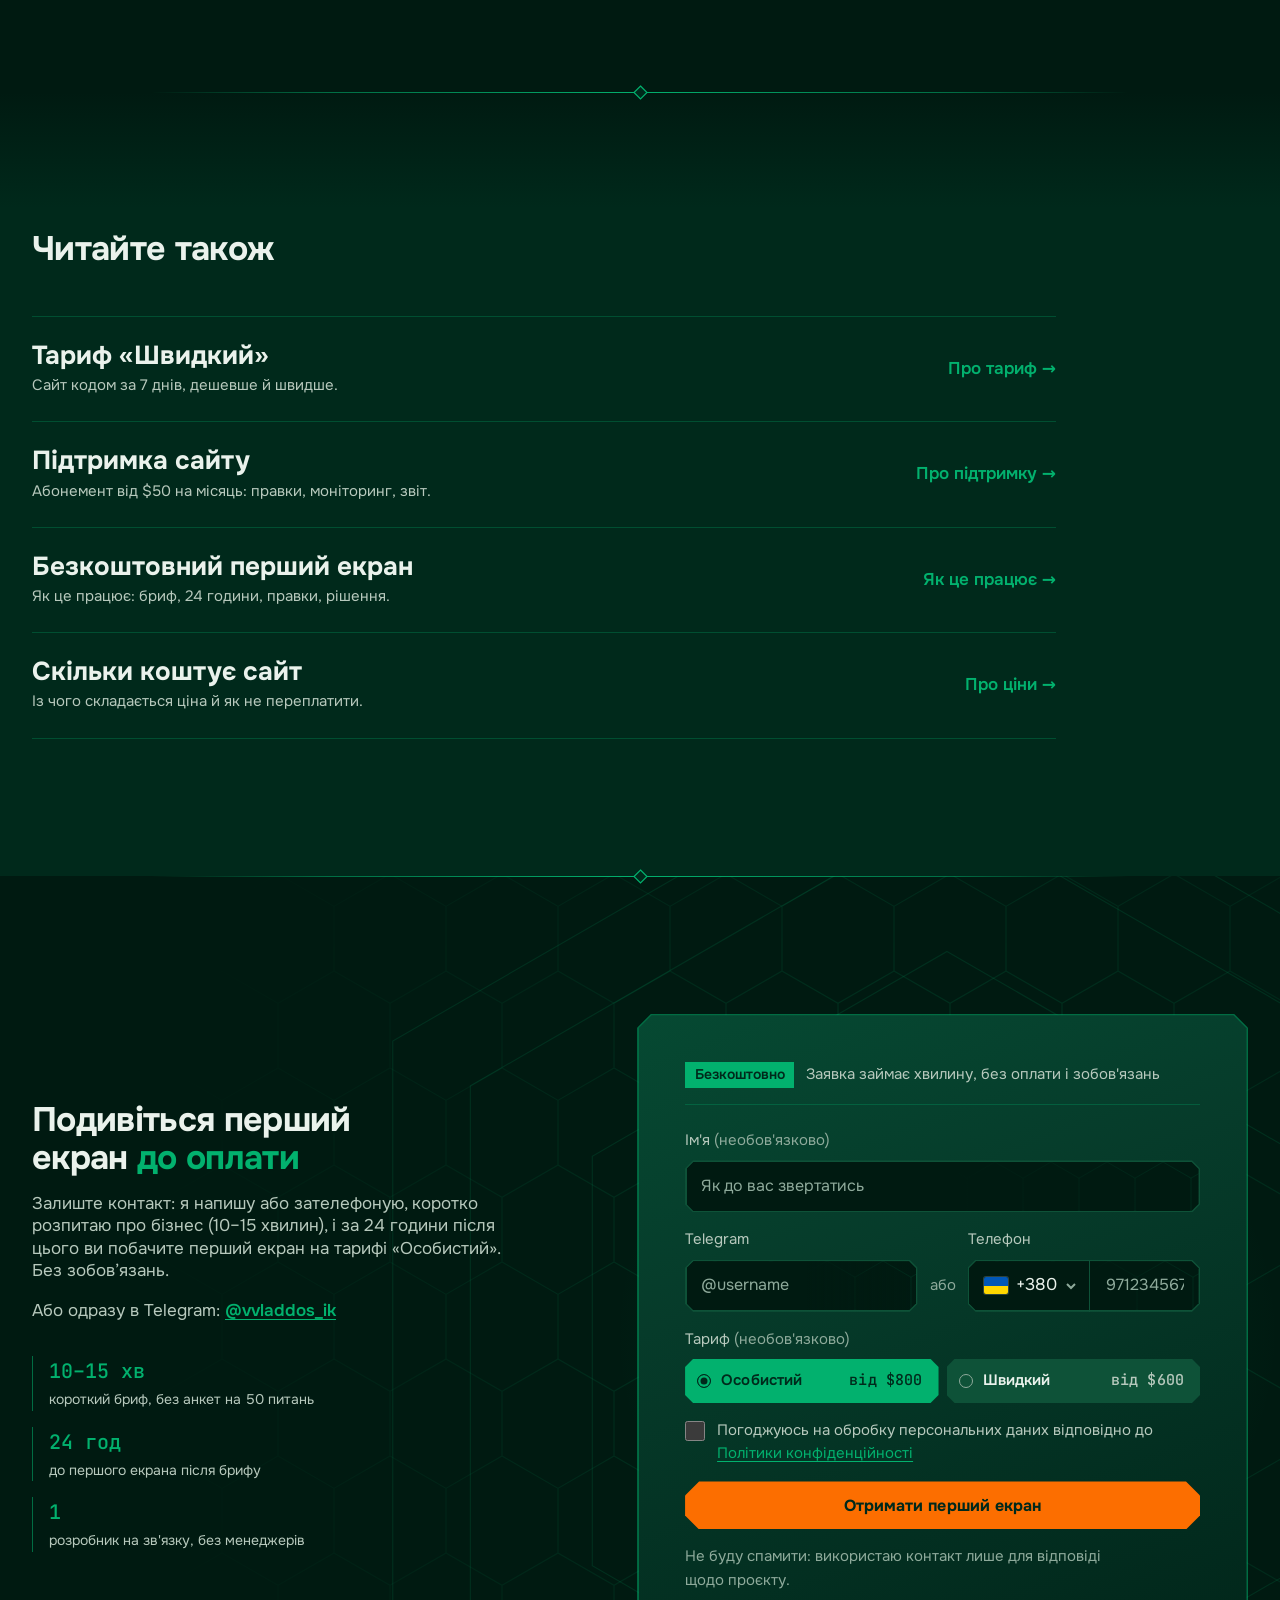
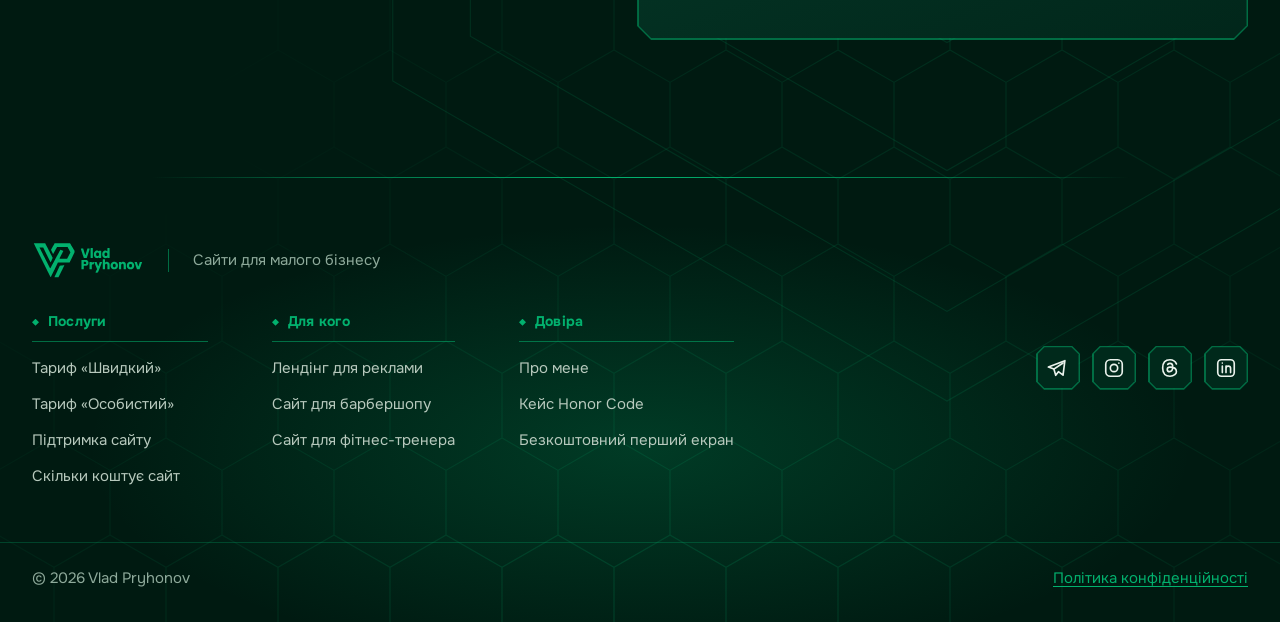
<file: osobystyi-tarif/index.html>
<!DOCTYPE html>
<html lang="uk">
<head>
<meta charset="UTF-8">
<meta http-equiv="Content-Security-Policy" content="default-src 'none'; script-src 'self' https://www.googletagmanager.com https://connect.facebook.net; style-src 'self' 'unsafe-inline'; img-src 'self' data: https://*.google-analytics.com https://*.googletagmanager.com https://www.facebook.com; font-src 'self'; connect-src 'self' https://script.google.com https://script.googleusercontent.com https://*.google-analytics.com https://*.analytics.google.com https://*.googletagmanager.com https://www.facebook.com https://connect.facebook.net; frame-src https://www.youtube-nocookie.com; manifest-src 'self'; object-src 'none'; base-uri 'self'; form-action 'self'">
<meta name="referrer" content="strict-origin-when-cross-origin">
<meta name="viewport" content="width=device-width, initial-scale=1">
<title>Сайт на конструкторі від $800: редагуйте самі – Vlad Pryhonov</title>
<meta name="description" content="Кастомний сайт вручну на Weblium, WordPress, Wix чи Framer: ви самі змінюєте тексти, ціни й фото. Лендінг від $800, сайт від 5 сторінок від $1300.">
<link rel="canonical" href="https://pryhonov.com/osobystyi-tarif/">
<meta name="theme-color" content="#00291B">
<meta name="robots" content="index, follow, max-image-preview:large, max-snippet:-1, max-video-preview:-1">
<meta name="author" content="Vlad Pryhonov">
<link rel="icon" href="/favicon.ico" sizes="48x48">
<link rel="icon" type="image/png" href="/img/favicon.png" sizes="64x64">
<link rel="icon" type="image/png" href="/img/icon-192.png" sizes="192x192">
<link rel="apple-touch-icon" href="/apple-touch-icon.png">
<link rel="manifest" href="/site.webmanifest">
<meta property="og:type" content="website">
<meta property="og:locale" content="uk_UA">
<meta property="og:site_name" content="Vlad Pryhonov">
<meta property="og:title" content="Сайт на конструкторі, який ви редагуєте самі, від $800">
<meta property="og:description" content="Кастомна структура й дизайн, збираю вручну на конструкторі. Ви самі змінюєте тексти, ціни й фото. Лендінг від $800, від 14 днів.">
<meta property="og:url" content="https://pryhonov.com/osobystyi-tarif/">
<meta property="og:image" content="https://pryhonov.com/img/og-osobystyi-1.jpg">
<meta property="og:image:width" content="1200">
<meta property="og:image:height" content="630">
<meta property="og:image:alt" content="Сайт на конструкторі від $800, який ви редагуєте самі: Влад Пригонов, сайти для малого бізнесу">
<meta property="og:image:type" content="image/jpeg">
<meta name="twitter:card" content="summary_large_image">
<meta name="twitter:title" content="Сайт на конструкторі, який ви редагуєте самі, від $800">
<meta name="twitter:description" content="Кастомна структура й дизайн, збираю вручну на конструкторі. Ви самі змінюєте тексти, ціни й фото. Лендінг від $800, від 14 днів.">
<meta name="twitter:image" content="https://pryhonov.com/img/og-osobystyi-1.jpg">
<script src="/js/boot.js"></script>
<link rel="preload" as="font" type="font/woff2" href="/fonts/onest-400-cyrillic.woff2" crossorigin>
<link rel="stylesheet" href="/css/fonts.css?v=20261121c">
<link rel="stylesheet" href="/css/tokens.css?v=20261121c">
<link rel="stylesheet" href="/css/base.css?v=20261121c">
<link rel="stylesheet" href="/css/components.css?v=20261121c">
<link rel="stylesheet" href="/css/header.css?v=20261121c">
<link rel="stylesheet" href="/css/case.css?v=20261121c">
<link rel="stylesheet" href="/css/sections.css?v=20261121c">
<link rel="stylesheet" href="/css/process.css?v=20261121c">
<link rel="stylesheet" href="/css/pages.css?v=20261121c">
<script type="application/ld+json">
{
  "@context": "https://schema.org",
  "@graph": [
    {
      "@type": "WebPage",
      "@id": "https://pryhonov.com/osobystyi-tarif/#webpage",
      "url": "https://pryhonov.com/osobystyi-tarif/",
      "name": "Сайт на конструкторі від $800: редагуйте самі – Vlad Pryhonov",
      "description": "Кастомний сайт вручну на Weblium, WordPress, Wix чи Framer: ви самі змінюєте тексти, ціни й фото. Лендінг від $800, сайт від 5 сторінок від $1300.",
      "inLanguage": "uk",
      "isPartOf": {
        "@id": "https://pryhonov.com/#website"
      },
      "about": {
        "@id": "https://pryhonov.com/osobystyi-tarif/#service"
      },
      "breadcrumb": {
        "@id": "https://pryhonov.com/osobystyi-tarif/#breadcrumb"
      },
      "datePublished": "2026-11-20",
      "dateModified": "2026-11-20",
      "primaryImageOfPage": {
        "@type": "ImageObject",
        "url": "https://pryhonov.com/img/og-osobystyi-1.jpg",
        "width": 1200,
        "height": 630
      }
    },
    {
      "@type": "BreadcrumbList",
      "@id": "https://pryhonov.com/osobystyi-tarif/#breadcrumb",
      "itemListElement": [
        {
          "@type": "ListItem",
          "position": 1,
          "name": "Головна",
          "item": "https://pryhonov.com/"
        },
        {
          "@type": "ListItem",
          "position": 2,
          "name": "Ціни",
          "item": "https://pryhonov.com/skilky-koshtuye-sait/"
        },
        {
          "@type": "ListItem",
          "position": 3,
          "name": "Тариф «Особистий»",
          "item": "https://pryhonov.com/osobystyi-tarif/"
        }
      ]
    },
    {
      "@type": "Service",
      "@id": "https://pryhonov.com/osobystyi-tarif/#service",
      "name": "Створення сайту, тариф «Особистий»",
      "serviceType": "Розробка сайтів і лендінгів",
      "description": "Кастомний сайт вручну на Weblium, WordPress, Wix чи Framer: ви самі змінюєте тексти, ціни й фото. Лендінг від $800, сайт від 5 сторінок від $1300.",
      "provider": {
        "@id": "https://pryhonov.com/#service"
      },
      "areaServed": {
        "@type": "Country",
        "name": "Україна"
      },
      "url": "https://pryhonov.com/osobystyi-tarif/",
      "offers": [
        {
          "@type": "Offer",
          "name": "Лендінг на 1 сторінку",
          "priceCurrency": "USD",
          "price": "800",
          "priceSpecification": {
            "@type": "PriceSpecification",
            "priceCurrency": "USD",
            "minPrice": 800
          },
          "url": "https://pryhonov.com/osobystyi-tarif/"
        },
        {
          "@type": "Offer",
          "name": "Сайт від 5 сторінок",
          "priceCurrency": "USD",
          "price": "1300",
          "priceSpecification": {
            "@type": "PriceSpecification",
            "priceCurrency": "USD",
            "minPrice": 1300
          },
          "url": "https://pryhonov.com/osobystyi-tarif/"
        }
      ]
    },
    {
      "@type": "FAQPage",
      "@id": "https://pryhonov.com/osobystyi-tarif/#faq",
      "inLanguage": "uk",
      "mainEntity": [
        {
          "@type": "Question",
          "name": "Чим «Особистий» відрізняється від «Швидкого»?",
          "acceptedAnswer": {
            "@type": "Answer",
            "text": "На «Особистому» я особисто, вручну збираю сайт на платформі-конструкторі з нуля під ваш бізнес. Це кастомна структура й дизайн, а не готовий шаблон, і ви самі можете змінювати зміст. На «Швидкому» я збираю сайт кодом з AI-інструментами, швидше й дешевше, але дрібні правки після здачі роблю я."
          }
        },
        {
          "@type": "Question",
          "name": "Яку платформу ви обираєте?",
          "acceptedAnswer": {
            "@type": "Answer",
            "text": "Weblium, WordPress, Shopify, Wix, Framer, Horoshop та інші. Платформу підбираємо під задачу: тип проєкту, як часто ви змінюватимете зміст і який бюджет на підписку."
          }
        },
        {
          "@type": "Question",
          "name": "Чи складно самому редагувати сайт?",
          "acceptedAnswer": {
            "@type": "Answer",
            "text": "Ні: конструктор обирається саме для того, щоб ви могли змінювати тексти, ціни й фото без розробника. При передачі проєкту я показую, як це робити в редакторі вашої платформи."
          }
        },
        {
          "@type": "Question",
          "name": "Чи можна зробити інтернет-магазин?",
          "acceptedAnswer": {
            "@type": "Answer",
            "text": "Так, на готовій платформі-конструкторі: платежі й безпеку бере на себе платформа. Інтернет-магазин із онлайн-оплатою не входить у базову ціну сайту: платформу, підписки й обсяг ми обговорюємо окремо після брифу."
          }
        },
        {
          "@type": "Question",
          "name": "Чи буде сайт швидким?",
          "acceptedAnswer": {
            "@type": "Answer",
            "text": "Швидкість залежить від обраної платформи, тому ціль 85+ у PageSpeed на мобільному я обіцяю лише на тарифі «Швидкий». На «Особистому» перед здачею перевіряю швидкість і чесно кажу, що можливо на вашій платформі."
          }
        },
        {
          "@type": "Question",
          "name": "Чи можу я замовити підтримку після запуску?",
          "acceptedAnswer": {
            "@type": "Answer",
            "text": "Так, але вона не обов’язкова: ви самі редагуєте сайт. Якщо потрібна технічна допомога чи нові блоки, година роботи коштує $35, а регулярна підтримка від $50 на місяць (1 година правок, моніторинг, нагадування про домен, хостинг і підписку платформи). Докладно на сторінці «Підтримка сайту»."
          }
        },
        {
          "@type": "Question",
          "name": "Хто платить за платформу, домен і хостинг?",
          "acceptedAnswer": {
            "@type": "Answer",
            "text": "Ви. Домен і хостинг оформлюються на ваше ім’я, а платні підписки конструктора й сервісів оплачує замовник. Усі такі витрати ми обговорюємо до старту, щоб ви знали повний бюджет."
          }
        }
      ]
    }
  ]
}
</script>
</head>
<body>
<a class="skip-link" href="#main">Перейти до вмісту</a>

<header class="site-header" id="header">
  <div class="wrap site-header__bar">
    <a class="brand" href="/" aria-label="Vlad Pryhonov: на головну"><img src="/img/logo.svg" alt="Vlad Pryhonov" width="99" height="34"></a>
    <nav class="site-nav" aria-label="Основна навігація"><a href="/shvydkyi-tarif/">Швидкий</a><a href="/osobystyi-tarif/" aria-current="page">Особистий</a><a href="/pershyi-ekran/">Перший екран</a><a href="/skilky-koshtuye-sait/">Ціни</a><a href="/keis-honor-code/">Кейси</a></nav>
    <a class="site-phone" href="tel:+380970877657">+38 (097) 087-76-57</a>
    <a class="btn btn--outline-orange btn--sm site-cta" href="#contact" data-track="cta_header" aria-label="Залишити заявку"><span class="site-cta__full">Залишити заявку</span><span class="site-cta__short">Заявка</span></a>
    <button class="burger" type="button" id="burger" aria-expanded="false" aria-controls="mobileMenu" aria-label="Відкрити меню"><span></span></button>
  </div>
  <div class="mobile-menu" id="mobileMenu" hidden><a href="/shvydkyi-tarif/">Швидкий</a><a href="/osobystyi-tarif/" aria-current="page">Особистий</a><a href="/pershyi-ekran/">Перший екран</a><a href="/skilky-koshtuye-sait/">Ціни</a><a href="/keis-honor-code/">Кейси</a><a href="/pidtrymka-saitu/">Підтримка сайту</a><a href="/pro-mene/">Про мене</a><a class="mobile-menu__phone" href="tel:+380970877657">+38 (097) 087-76-57</a></div>
</header>

<main id="main">
<section class="phero" aria-labelledby="h1">
  <div class="pbg" aria-hidden="true">
    <span class="finale__lattice"></span>
    <svg class="finale__ripples" viewBox="0 0 1000 1000" focusable="false">
      <polygon points="500,370 612.6,435 612.6,565 500,630 387.4,565 387.4,435"/>
      <polygon points="500,280 690.5,390 690.5,610 500,720 309.5,610 309.5,390"/>
      <polygon points="500,180 777.1,340 777.1,660 500,820 222.9,660 222.9,340"/>
      <polygon points="500,70 872.4,285 872.4,715 500,930 127.6,715 127.6,285"/>
      <polygon points="500,0 933,250 933,750 500,1000 67,750 67,250"/>
    </svg>
    <span class="finale__glow finale__glow--a"></span>
  </div>
  <div class="wrap phero__grid">
    <div class="reveal">
      <ol class="crumbs" aria-label="Навігація по сторінці"><li><a href="/">Головна</a></li><li><a href="/skilky-koshtuye-sait/">Ціни</a></li><li><span aria-current="page">Тариф «Особистий»</span></li></ol>
      <h1 class="ptitle" id="h1">Сайт на конструкторі, який <em>ви редагуєте самі</em></h1>
      <p class="plead">Збираю вручну на Weblium, WordPress, Wix, Framer чи іншій платформі: кастомна структура й дизайн, не шаблон. Тексти, ціни й фото ви змінюєте самі, а я покажу, як. Лендінг від $800, запуск від 14 днів.</p>
      <div class="pactions"><a class="btn btn--primary" href="#contact" data-track="cta_tariff_personal">Отримати перший екран</a><a class="btn btn--ghost" href="#compare">Порівняти зі «Швидким»</a></div>
      <p class="pnote">Перший екран безкоштовно, оплата лише після вашого рішення.</p>
    </div>
    <aside class="spec chamfer reveal" aria-label="Специфікація">
      <div class="spec__head"><b>Тариф «Особистий»</b><span>вручну, на конструкторі</span></div>
      <dl class="spec__rows"><div><dt>Лендінг на 1 сторінку</dt><dd class="is-price">від $800</dd></div><div><dt>Сайт від 5 сторінок</dt><dd class="is-price">від $1300</dd></div><div><dt>Термін</dt><dd>від 14 днів</dd></div><div><dt>Платформа</dt><dd class="is-text">підбираємо під задачу</dd></div><div><dt>Тексти, ціни, фото</dt><dd class="is-text">змінюєте самі</dd></div><div><dt>Перший екран</dt><dd class="is-text">безкоштовно</dd></div></dl>
      <p class="spec__note">Точну суму називаю після короткого брифу. Вона фіксується одразу й не змінюється по ходу проєкту.</p>
    </aside>
  </div>
</section>

<section class="section psec" id="who" aria-labelledby="who-title">
  <div class="wrap">
    <div class="split">
    <header class="section-head reveal"><h2 id="who-title">Кому підходить <em>«Особистий»</em></h2><p class="section-head__lead">Коли сайт має жити своїм життям: ви змінюєте зміст, а розробник потрібен лише для нового.</p></header>
      <div class="split__body reveal"><div class="rows"><article class="row"><h3>Ви хочете керувати змістом</h3><p>Тексти, ціни й фото змінюєте без звернення до розробника. При передачі проєкту я показую, як це робити.</p></article><article class="row"><h3>Потрібен кастомний дизайн</h3><p>Структуру й дизайн роблю під ваш бізнес вручну, а не підставляю готовий шаблон.</p></article><article class="row"><h3>Є каталог або магазин</h3><p>Магазин збираю на готовій платформі, яка бере на себе платежі й безпеку. Обсяг і підписки обговорюємо окремо.</p></article></div>
      <div class="notfor">
        <b>Коли краще обрати інший тариф</b>
        <ul>
          <li>Головне для вас швидкість завантаження й ціль 85+ у PageSpeed: на конструкторі результат залежить від платформи, тому дивіться <a href="/shvydkyi-tarif/">«Швидкий»</a>.</li>
          <li>Вам потрібен найнижчий бюджет і запуск за 7 днів: <a href="/shvydkyi-tarif/">«Швидкий»</a> дешевший і швидший.</li>
        </ul>
      </div></div>
    </div>
  </div>
</section>

<section class="section psec section--deep" id="flow" aria-labelledby="flow-title">
  <div class="wrap">
    <header class="section-head reveal"><h2 id="flow-title">Від заявки до запуску: <em>4 кроки</em></h2><p class="section-head__lead">Перший екран ви бачите ще до оплати. Строк розробки рахується від передоплати й отримання від вас матеріалів: текстів, логотипа й фото.</p></header>
    <ol class="steps reveal"><li class="step"><span class="step__node" aria-hidden="true"><svg viewBox="0 0 24 24"><path d="M5 4h14a2 2 0 012 2v9a2 2 0 01-2 2h-8l-5 4v-4H5a2 2 0 01-2-2V6a2 2 0 012-2z"/><path d="M8 9h8M8 12.5h5"/></svg></span><h3>Заявка і бриф</h3><p>Ви залишаєте контакт, я 10–15 хвилин ставлю питання про бізнес і клієнтів.</p><p class="step__meta">День 0</p></li><li class="step step--hook"><span class="step__node" aria-hidden="true"><svg viewBox="0 0 24 24"><rect x="3" y="4" width="18" height="16" rx="2"/><path d="M3 9h18M9 9v11"/></svg></span><h3>Перший екран</h3><span class="step__tag">Безкоштовно · 24 години</span><p>Показую стиль і підхід ще до оплати та угоди.</p><p class="step__meta">1–2 раунди правок</p></li><li class="step"><span class="step__node" aria-hidden="true"><svg viewBox="0 0 24 24"><path d="M8 7l-5 5 5 5M16 7l5 5-5 5M14 4l-4 16"/></svg></span><h3>Розробка вручну</h3><p>Після угоди збираю сайт на обраній платформі з кастомною структурою й дизайном.</p><p class="step__meta">Від 14 днів</p></li><li class="step"><span class="step__node" aria-hidden="true"><svg viewBox="0 0 24 24"><circle cx="8" cy="15" r="4"/><path d="M11 12l9-9M17 6l3 3M14 9l2 2"/></svg></span><h3>Запуск і навчання</h3><p>Публікую на вашому домені, передаю доступи й показую, як редагувати.</p><p class="step__meta">Усе на ваше ім’я</p></li></ol>
  </div>
</section>

<section class="section psec" id="edit" aria-labelledby="edit-title">
  <div class="wrap">
    <div class="split">
    <header class="section-head reveal"><h2 id="edit-title">Як ви <em>редагуєте самі</em></h2><p class="section-head__lead">Конструктор обирається для того, щоб зміни не залежали від розробника. При передачі проєкту я покажу кожен крок.</p></header>
      <div class="split__body reveal"><div class="rows"><article class="row"><h3>Відкриваєте редактор</h3><p>Заходите в панель вашої платформи зі своїми доступами: вони передаються вам повністю.</p></article><article class="row"><h3>Змінюєте текст, ціну чи фото</h3><p>Правите потрібний блок у візуальному редакторі, без коду.</p></article><article class="row"><h3>Публікуєте</h3><p>Зміни одразу з’являються на сайті. Нове (сторінки, функції) ми обговорюємо окремо.</p></article></div>      <figure class="editor" data-live>
        <div class="editor__bar" aria-hidden="true"><i></i><i></i><i></i><span>Редактор платформи (схема)</span></div>
        <div class="editor__body" aria-hidden="true">
          <small>Текст акції</small>
          <div class="editor__field"><span class="t1">Акція до п’ятниці</span><span class="t2">Акція до неділі</span><i class="caret"></i></div>
          <div class="editor__btn">Опублікувати</div>
          <span class="editor__ptr"></span>
          <span class="editor__toast">Опубліковано на сайті</span>
        </div>
        <figcaption>Схема: так виглядає зміна тексту на конструкторі. Без коду й без звернення до розробника.</figcaption>
      </figure></div>
    </div>
  </div>
</section>

<section class="section psec section--deep" id="included" aria-labelledby="incl-title">
  <div class="wrap">
    <header class="section-head reveal"><h2 id="incl-title">Що входить <em>у тариф</em></h2><p class="section-head__lead">Те, що потрібно сайту, який приймає заявки й лишається вашим.</p></header>
    <ul class="values reveal" aria-label="Що входить у тариф «Особистий»"><li><b>Перший екран безкоштовно</b><span>Оцінюєте роботу ще до оплати.</span></li><li><b>Кастомна структура й дизайн</b><span>Не шаблон: структуру й вигляд будую під ваш бізнес.</span></li><li><b>Збираю вручну, без AI</b><span>Кожен блок роблю особисто на обраній платформі.</span></li><li><b>Редагуєте самі</b><span>Тексти, ціни й фото змінюєте без розробника, я покажу, як.</span></li><li><b>Форма заявок</b><span>Кожна заявка приходить вам. Форму перевіряю перед здачею.</span></li><li><b>Аналітика й піксель реклами</b><span>Бачите, звідки приходять заявки.</span></li><li><b>Адаптив і базове SEO</b><span>Зручно на телефоні, структура й мета-теги для пошуку.</span></li><li><b>Домен і хостинг на вас</b><span>Усе оформлюється на ваше ім’я, повний доступ після здачі.</span></li><li><b>Правки на етапі здачі</b><span>Без доплат і нових рахунків, кількість раундів у договорі.</span></li></ul>
  </div>
</section>

<section class="section psec" id="platforms" aria-labelledby="plat-title">
  <div class="wrap">
    <div class="plat">
      <div class="plat__lead">
    <header class="section-head reveal"><h2 id="plat-title">Платформи, <em>які я використовую</em></h2><p class="section-head__lead">Платформу підбираємо під задачу: тип проєкту (лендінг, каталог чи магазин), як часто ви змінюватимете зміст і який бюджет на підписку.</p></header>
        <p class="section-head__lead reveal plat__note">Підписку платформи оплачує замовник: вона оформлюється на вас разом із доменом і хостингом. Швидкість сторінки залежить від обраної платформи, тому ціль 85+ на цьому тарифі я не обіцяю.</p>
      </div>
      <ul class="ptools reveal" aria-label="Платформи, на яких я збираю сайти"><li class="ptool" style="--i:0"><span class="ptool__ic"><svg class="" viewBox="0 0 24 24" fill="none" stroke="currentColor" stroke-width="1.7" stroke-linecap="round" stroke-linejoin="round" aria-hidden="true"><rect x="3" y="4" width="18" height="16" rx="2"/><path d="M3 9h18M9 9v11"/></svg></span><b>Weblium</b><span>Лендінги й невеликі сайти</span></li><li class="ptool" style="--i:1"><span class="ptool__ic"><svg class="" viewBox="0 0 24 24" fill="none" stroke="currentColor" stroke-width="1.7" stroke-linecap="round" stroke-linejoin="round" aria-hidden="true"><path d="M4 20h4L19 9a2.1 2.1 0 00-3-3L5 17v3zM14 7l3 3"/></svg></span><b>WordPress</b><span>Сайти з блогом і змінним змістом</span></li><li class="ptool" style="--i:2"><span class="ptool__ic"><svg class="" viewBox="0 0 24 24" fill="none" stroke="currentColor" stroke-width="1.7" stroke-linecap="round" stroke-linejoin="round" aria-hidden="true"><path d="M5 8h14l-1 12H6L5 8z"/><path d="M9 8V6a3 3 0 016 0v2"/></svg></span><b>Shopify</b><span>Інтернет-магазини</span></li><li class="ptool" style="--i:3"><span class="ptool__ic"><svg class="" viewBox="0 0 24 24" fill="none" stroke="currentColor" stroke-width="1.7" stroke-linecap="round" stroke-linejoin="round" aria-hidden="true"><rect x="3" y="4" width="18" height="16" rx="2"/><path d="M3 9h18M9 9v11"/></svg></span><b>Wix</b><span>Невеликі сайти з візуальним редактором</span></li><li class="ptool" style="--i:4"><span class="ptool__ic"><svg class="" viewBox="0 0 24 24" fill="none" stroke="currentColor" stroke-width="1.7" stroke-linecap="round" stroke-linejoin="round" aria-hidden="true"><path d="M4 8V4h4M16 4h4v4M20 16v4h-4M8 20H4v-4"/><rect x="9" y="9" width="6" height="6" rx="1"/></svg></span><b>Framer</b><span>Лендінги з виразним дизайном</span></li><li class="ptool" style="--i:5"><span class="ptool__ic"><svg class="" viewBox="0 0 24 24" fill="none" stroke="currentColor" stroke-width="1.7" stroke-linecap="round" stroke-linejoin="round" aria-hidden="true"><path d="M5 8h14l-1 12H6L5 8z"/><path d="M9 8V6a3 3 0 016 0v2"/></svg></span><b>Horoshop</b><span>Магазини для українського ринку</span></li><li class="ptool ptool--more" style="--i:6"><span class="ptool__ic"><svg class="" viewBox="0 0 24 24" fill="none" stroke="currentColor" stroke-width="1.7" stroke-linecap="round" stroke-linejoin="round" aria-hidden="true"><path d="M12 5v14M5 12h14"/></svg></span><b>та інші</b><span>Підбираю під вашу задачу</span></li></ul>
    </div>
  </div>
</section>

<section class="section psec section--deep" id="price" aria-labelledby="price-title">
  <div class="wrap">
    <header class="section-head reveal"><h2 id="price-title">Ціна <em>тарифу «Особистий»</em></h2><p class="section-head__lead">Ціни вказані в доларах США. Точну суму називаю після короткого брифу: вона фіксується одразу.</p></header>
    <div class="pgrid pgrid--2 reveal">
      <article class="ptile chamfer"><span class="ptile__label">Лендінг на 1 сторінку</span><div class="ptile__price"><b>від $800</b><span>від 14 днів</span></div>
        <ul><li>Кастомна структура й дизайн</li><li>Ви самі редагуєте зміст</li><li>Форма, аналітика й піксель, базове SEO</li><li>Домен і хостинг на ваше ім’я</li></ul></article>
      <article class="ptile chamfer"><span class="ptile__label">Сайт від 5 сторінок</span><div class="ptile__price"><b>від $1300</b><span>від 14 днів</span></div>
        <ul><li>Узгоджена структура сторінок</li><li>Єдиний дизайн і навігація</li><li>Ви самі редагуєте всі сторінки</li><li>Правки на етапі здачі без доплат</li></ul></article>
    </div>
    <h3 class="plans__title">Що впливає на суму</h3>
    <ul class="chips-row reveal"><li>Кількість сторінок</li><li>Обрана платформа</li><li>Інтеграції форми</li><li>Готовність текстів і фото</li></ul>
    <p class="paynote reveal">Оплата у два етапи: 50% на старті й 50% перед здачею, до передачі доступів. Перший екран безкоштовний. Підписку конструктора, домен і хостинг оплачуєте ви, я називаю ці витрати до старту. Що ще не входить у ціну: <a class="plink" href="/skilky-koshtuye-sait/#hidden">див. «Скільки коштує сайт»</a>. Допомога після здачі платна: разово $35 за годину або <a class="plink" href="/pidtrymka-saitu/">абонемент підтримки від $50 на місяць</a>.</p>
  </div>
</section>

<section class="section psec" id="compare" aria-labelledby="compare-title">
  <div class="wrap">
    <header class="section-head reveal"><h2 id="compare-title">«Особистий» чи <em>«Швидкий»?</em></h2><p class="section-head__lead">Той самий підхід і та сама відповідальність. Відрізняється спосіб роботи, термін і те, хто редагує сайт після запуску.</p></header>
    <div class="reveal">
    <table class="cmp">
      <thead><tr><th scope="col"><span class="sr-only">Параметр</span></th><th scope="col">Швидкий</th><th scope="col" class="is-cur">Особистий</th></tr></thead>
      <tbody><tr><th scope="row">Як робиться</th><td data-label="Швидкий">Кодом + AI-інструменти, кожен блок перевіряю я</td><td class="is-cur" data-label="Особистий">Вручну на конструкторі, без AI</td></tr><tr><th scope="row">Лендінг</th><td class="num" data-label="Швидкий">від $600</td><td class="is-cur num" data-label="Особистий">від $800</td></tr><tr><th scope="row">Сайт від 5 сторінок</th><td class="num" data-label="Швидкий">від $1000</td><td class="is-cur num" data-label="Особистий">від $1300</td></tr><tr><th scope="row">Термін</th><td data-label="Швидкий">від 7 днів</td><td class="is-cur" data-label="Особистий">від 14 днів</td></tr><tr><th scope="row">Хто змінює тексти</th><td data-label="Швидкий">Я, платно: від $35/год або абонемент</td><td class="is-cur" data-label="Особистий">Ви самі: я покажу, як</td></tr><tr><th scope="row">Швидкість сторінки</th><td data-label="Швидкий">Ціль 85+ на мобільному</td><td class="is-cur" data-label="Особистий">Залежить від конструктора</td></tr><tr><th scope="row">Інтернет-магазин</th><td data-label="Швидкий">Не входить</td><td class="is-cur" data-label="Особистий">На готовій платформі, окремо</td></tr></tbody>
    </table>
    </div>
    <div class="pactions reveal"><a class="plink" href="/shvydkyi-tarif/">Докладніше про тариф «Швидкий» →</a></div>
  </div>
</section>

<section class="section psec section--deep" id="faq" aria-labelledby="faq-title">
  <div class="wrap">
    <header class="section-head reveal"><h2 id="faq-title">Питання <em>про тариф</em></h2></header>
    <div class="faq__list reveal">
      <details name="faq" class="qa chamfer chamfer-sm" open>
        <summary>Чим «Особистий» відрізняється від «Швидкого»?</summary>
        <p>На «Особистому» я особисто, вручну збираю сайт на платформі-конструкторі з нуля під ваш бізнес. Це кастомна структура й дизайн, а не готовий шаблон, і ви самі можете змінювати зміст. На «Швидкому» я збираю сайт кодом з AI-інструментами, швидше й дешевше, але дрібні правки після здачі роблю я.</p>
      </details>
      <details name="faq" class="qa chamfer chamfer-sm">
        <summary>Яку платформу ви обираєте?</summary>
        <p>Weblium, WordPress, Shopify, Wix, Framer, Horoshop та інші. Платформу підбираємо під задачу: тип проєкту, як часто ви змінюватимете зміст і який бюджет на підписку.</p>
      </details>
      <details name="faq" class="qa chamfer chamfer-sm">
        <summary>Чи складно самому редагувати сайт?</summary>
        <p>Ні: конструктор обирається саме для того, щоб ви могли змінювати тексти, ціни й фото без розробника. При передачі проєкту я показую, як це робити в редакторі вашої платформи.</p>
      </details>
      <details name="faq" class="qa chamfer chamfer-sm">
        <summary>Чи можна зробити інтернет-магазин?</summary>
        <p>Так, на готовій платформі-конструкторі: платежі й безпеку бере на себе платформа. Інтернет-магазин із онлайн-оплатою не входить у базову ціну сайту: платформу, підписки й обсяг ми обговорюємо окремо після брифу.</p>
      </details>
      <details name="faq" class="qa chamfer chamfer-sm">
        <summary>Чи буде сайт швидким?</summary>
        <p>Швидкість залежить від обраної платформи, тому ціль 85+ у PageSpeed на мобільному я обіцяю лише на тарифі «Швидкий». На «Особистому» перед здачею перевіряю швидкість і чесно кажу, що можливо на вашій платформі.</p>
      </details>
      <details name="faq" class="qa chamfer chamfer-sm">
        <summary>Чи можу я замовити підтримку після запуску?</summary>
        <p>Так, але вона не обов’язкова: ви самі редагуєте сайт. Якщо потрібна технічна допомога чи нові блоки, година роботи коштує $35, а регулярна підтримка від $50 на місяць (1 година правок, моніторинг, нагадування про домен, хостинг і підписку платформи). Докладно на сторінці «Підтримка сайту».</p>
      </details>
      <details name="faq" class="qa chamfer chamfer-sm">
        <summary>Хто платить за платформу, домен і хостинг?</summary>
        <p>Ви. Домен і хостинг оформлюються на ваше ім’я, а платні підписки конструктора й сервісів оплачує замовник. Усі такі витрати ми обговорюємо до старту, щоб ви знали повний бюджет.</p>
      </details>
    </div>
  </div>
</section>

<section class="section psec" aria-labelledby="rel-title">
  <div class="wrap">
    <header class="section-head reveal"><h2 id="rel-title">Читайте також</h2></header>
    <nav class="related reveal" aria-label="Пов'язані сторінки"><a href="/shvydkyi-tarif/"><b>Тариф «Швидкий»</b><span>Сайт кодом за 7 днів, дешевше й швидше.</span><em>Про тариф →</em></a><a href="/pidtrymka-saitu/"><b>Підтримка сайту</b><span>Абонемент від $50 на місяць: правки, моніторинг, звіт.</span><em>Про підтримку →</em></a><a href="/pershyi-ekran/"><b>Безкоштовний перший екран</b><span>Як це працює: бриф, 24 години, правки, рішення.</span><em>Як це працює →</em></a><a href="/skilky-koshtuye-sait/"><b>Скільки коштує сайт</b><span>Із чого складається ціна й як не переплатити.</span><em>Про ціни →</em></a></nav>
  </div>
</section>

<section class="section section--deep" id="contact" data-tariff-default="personal" aria-labelledby="contact-title">
    <!-- Спільний «грандіозний» фон останнього блоку й підвалу: решітка, концентричні гексагони-«сигнал», світіння -->
    <div class="finale__bg" aria-hidden="true">
      <span class="finale__lattice"></span>
      <svg class="finale__ripples" viewBox="0 0 1000 1000" focusable="false">
        <polygon points="500,370 612.6,435 612.6,565 500,630 387.4,565 387.4,435"/>
        <polygon points="500,280 690.5,390 690.5,610 500,720 309.5,610 309.5,390"/>
        <polygon points="500,180 777.1,340 777.1,660 500,820 222.9,660 222.9,340"/>
        <polygon points="500,70 872.4,285 872.4,715 500,930 127.6,715 127.6,285"/>
        <polygon points="500,0 933,250 933,750 500,1000 67,750 67,250"/>
      </svg>
      <span class="finale__glow finale__glow--a"></span>
      <span class="finale__glow finale__glow--b"></span>
    </div>
    <div class="wrap contact">
      <div class="contact__copy reveal">
        <h2 id="contact-title">Подивіться перший екран <em>до оплати</em></h2>
        <p class="contact__lead">Залиште контакт: я напишу або зателефоную, коротко розпитаю про бізнес (10–15 хвилин), і за 24 години після цього ви побачите перший екран на тарифі «Особистий». Без зобов’язань.</p>
        <p class="contact__direct">Або одразу в Telegram: <a href="https://t.me/vvladdos_ik" target="_blank" rel="noopener" data-track="telegram_click">@vvladdos_ik</a></p>
        <ul class="contact__facts">
          <li><b>10–15 хв</b><span>короткий бриф, без анкет на 50 питань</span></li>
          <li><b>24 год</b><span>до першого екрана після брифу</span></li>
          <li><b>1</b><span>розробник на зв'язку, без менеджерів</span></li>
        </ul>
      </div>

      <div class="formwrap reveal">
        <div class="formcard chamfer">
          <div class="formcard__head"><span class="formcard__badge">Безкоштовно</span><p>Заявка займає хвилину, без оплати і зобов'язань</p></div>
          <form id="leadForm" novalidate>
            <div class="field">
              <label for="fName">Ім'я <span class="opt">(необов'язково)</span></label>
              <div class="control">
                <input id="fName" name="name" autocomplete="given-name" placeholder="Як до вас звертатись">
              </div>
            </div>
            <!-- Контакт: на мобільному перемикач «Telegram | Телефон» показує одне поле (js/site.js, data-mode); від 760 px обидва поля поруч з «або» -->
            <div class="contact-pair" id="contactPair" data-mode="tg">
              <div class="cswitch" role="group" aria-label="Як з вами зв'язатись">
                <span class="cswitch__lbl">Як з вами зв'язатись?</span>
                <div class="cswitch__track">
                  <button type="button" class="cswitch__btn" data-cmode="tg" aria-pressed="true">Telegram</button>
                  <button type="button" class="cswitch__btn" data-cmode="ph" aria-pressed="false">Телефон</button>
                </div>
              </div>
              <div class="field field--tg">
                <label for="fTelegram">Telegram</label>
                <div class="control">
                  <input id="fTelegram" name="telegram" autocomplete="off" placeholder="@username">
                </div>
              </div>
              <span class="contact-pair__or" aria-hidden="true">або</span>
              <div class="field field--ph">
                <label for="fPhone">Телефон</label>
                <div class="control">
                  <div class="cc" id="cc">
                    <button type="button" class="cc__btn" id="ccBtn" aria-haspopup="listbox" aria-expanded="false" aria-controls="ccList" aria-label="Код країни">
                      <span class="flag flag--ua" id="ccFlag" aria-hidden="true"></span>
                      <span id="ccCode">+380</span>
                      <svg class="cc__chev" viewBox="0 0 12 12" aria-hidden="true"><path d="M2 4l4 4 4-4"/></svg>
                    </button>
                    <ul class="cc__list" id="ccList" role="listbox" tabindex="-1" hidden aria-label="Країна">
                      <li role="option" data-code="+380" data-flag="ua" aria-selected="true"><span class="flag flag--ua" aria-hidden="true"></span>Україна<b>+380</b></li>
                      <li role="option" data-code="+48" data-flag="pl" aria-selected="false"><span class="flag flag--pl" aria-hidden="true"></span>Польща<b>+48</b></li>
                      <li role="option" data-code="+49" data-flag="de" aria-selected="false"><span class="flag flag--de" aria-hidden="true"></span>Німеччина<b>+49</b></li>
                      <li role="option" data-code="+34" data-flag="es" aria-selected="false"><span class="flag flag--es" aria-hidden="true"></span>Іспанія<b>+34</b></li>
                      <li role="option" data-code="+44" data-flag="gb" aria-selected="false"><span class="flag flag--gb" aria-hidden="true"></span>Велика Британія<b>+44</b></li>
                      <li role="option" data-code="+1" data-flag="us" aria-selected="false"><span class="flag flag--us" aria-hidden="true"></span>США<b>+1</b></li>
                    </ul>
                    <input type="hidden" id="fPhoneCode" value="+380">
                  </div>
                  <input id="fPhone" name="phone" type="tel" autocomplete="tel-national" inputmode="tel" placeholder="971234567">
                </div>
              </div>
            </div>
            <p class="field-error" id="fContactError" role="alert"></p>

            <!-- Тариф: той самий вибір, що в hero і в блоці цін (js/site.js). Без вибору йде «не обрано» -->
            <fieldset class="tpick">
              <legend>Тариф <span class="opt">(необов'язково)</span></legend>
              <button type="button" class="chip tpick__btn" data-pick="personal" aria-pressed="false"><span>Особистий</span><span class="tpick__price">від $800</span></button>
              <button type="button" class="chip tpick__btn" data-pick="fast" aria-pressed="false"><span>Швидкий</span><span class="tpick__price">від $600</span></button>
            </fieldset>

            <div class="hp" aria-hidden="true">
              <label for="fWebsite">Залиште це поле порожнім</label>
              <input id="fWebsite" name="website" type="text" tabindex="-1" autocomplete="off">
            </div>

            <label class="consent">
              <input type="checkbox" id="fConsent" required>
              <span>Погоджуюсь на обробку персональних даних відповідно до <a href="/privacy.html" target="_blank" rel="noopener">Політики конфіденційності</a></span>
            </label>
            <p class="field-error" id="fConsentError" role="alert"></p>

            <button type="submit" class="btn btn--primary btn--block" data-track="form_submit_click">Отримати перший екран</button>
            <p class="formcard__fine">Не буду спамити: використаю контакт лише для відповіді щодо проєкту.</p>
          </form>

          <div class="thanks" id="thanks" hidden tabindex="-1">
            <h3>Дякую! Заявку отримано</h3>
            <p>Відповім протягом 24 годин. Хочете швидше, напишіть одразу в Telegram: там я на зв'язку особисто.</p>
            <a class="btn btn--primary" id="thanksTelegram" href="https://t.me/vvladdos_ik" target="_blank" rel="noopener" data-track="telegram_click_after_lead">Написати в Telegram</a>

            <form id="detailsForm" class="details" novalidate>
              <h4>Допоможіть підготувати перший екран точніше <span class="opt">(необов'язково)</span></h4>
              <fieldset class="chips" aria-label="Тип бізнесу">
                <legend>Тип бізнесу</legend>
                <button type="button" class="chip" aria-pressed="false">Інтернет-магазин</button>
                <button type="button" class="chip" aria-pressed="false">Послуги</button>
                <button type="button" class="chip" aria-pressed="false">Кафе, салон або студія</button>
                <button type="button" class="chip" aria-pressed="false">Особистий бренд</button>
                <button type="button" class="chip" aria-pressed="false" id="chipOther">Інше</button>
              </fieldset>
              <div class="field" id="nicheOtherWrap" hidden>
                <label for="fNicheOther">Ваша ніша</label>
                <div class="control"><input id="fNicheOther" placeholder="Наприклад: ремонт квартир"></div>
              </div>
              <fieldset class="chips" aria-label="Чи плануєте рекламу">
                <legend>Чи плануєте рекламу</legend>
                <button type="button" class="chip" data-group="ads" aria-pressed="false">Так</button>
                <button type="button" class="chip" data-group="ads" aria-pressed="false">Ні</button>
                <button type="button" class="chip" data-group="ads" aria-pressed="false">Ще не знаю</button>
              </fieldset>
              <div class="field">
                <label for="fLink">Сайт або соцмережі</label>
                <div class="control"><input id="fLink" placeholder="Посилання, якщо є" inputmode="url"></div>
              </div>
              <button type="submit" class="btn btn--ghost btn--block">Надіслати уточнення</button>
            </form>
            <p class="details__done" id="detailsDone" hidden role="status">Дякую, уточнення отримав.</p>
          </div>
        </div>
      </div>
    </div>
  </section>
</main>

<footer class="footer">
  <div class="wrap footer__row">
    <div>
      <div class="footer__top"><a class="footer__brand" href="/" aria-label="Vlad Pryhonov: на головну"><img src="/img/logo.svg" alt="Vlad Pryhonov" width="111" height="38"></a><p class="footer__tagline">Сайти для малого бізнесу</p></div>
      <nav class="footer__pages footer__cols" aria-label="Сторінки сайту">
        <div class="footer__col"><p class="footer__h">Послуги</p><a href="/shvydkyi-tarif/">Тариф «Швидкий»</a><a href="/osobystyi-tarif/">Тариф «Особистий»</a><a href="/pidtrymka-saitu/">Підтримка сайту</a><a href="/skilky-koshtuye-sait/">Скільки коштує сайт</a></div><div class="footer__col"><p class="footer__h">Для кого</p><a href="/lending-dlya-reklamy/">Лендінг для реклами</a><a href="/sait-dlya-barbershopu/">Сайт для барбершопу</a><a href="/sait-dlya-fitnes-trenera/">Сайт для фітнес-тренера</a></div><div class="footer__col"><p class="footer__h">Довіра</p><a href="/pro-mene/">Про мене</a><a href="/keis-honor-code/">Кейс Honor Code</a><a href="/pershyi-ekran/">Безкоштовний перший екран</a></div>
      </nav>
    </div>
    <ul class="social" aria-label="Де мене знайти">
      <li><a href="https://t.me/vvladdos_ik" target="_blank" rel="noopener" aria-label="Telegram" data-track="telegram_click"><svg viewBox="0 0 24 24" aria-hidden="true"><path d="M19.5 4L1.5 11l6 2.2L9.5 20l3-4 5 3.8z"/><path d="M7.5 13.2L17.5 6.5"/></svg></a></li>
      <li><a href="https://www.instagram.com/vlad.pryhonov/" target="_blank" rel="noopener" aria-label="Instagram"><svg viewBox="0 0 24 24" aria-hidden="true"><rect x="3" y="3" width="18" height="18" rx="5"/><circle cx="12" cy="12" r="4"/><circle cx="17.3" cy="6.7" r=".9" fill="currentColor" stroke="none"/></svg></a></li>
      <li><a href="https://www.threads.com/@vlad.pryhonov" target="_blank" rel="noopener" aria-label="Threads"><svg viewBox="0 0 24 24" aria-hidden="true"><path d="M19 7.5c-1.333-3-3.667-4.5-7-4.5-5 0-8 2.5-8 9s3.5 9 8 9 7-3 7-5-1-5-7-5c-2.5 0-3 1.25-3 2.5 0 1.5 1 2.5 2.5 2.5 2.5 0 3.5-1.5 3.5-5s-2-4-3-4-1.833.333-2.5 1"/></svg></a></li>
      <li><a href="https://www.linkedin.com/in/vlad-prigonov/?locale=uk" target="_blank" rel="noopener" aria-label="LinkedIn"><svg viewBox="0 0 24 24" aria-hidden="true"><rect x="3" y="3" width="18" height="18" rx="4"/><path d="M8 10v7M8 6.6v.01M12 17v-4.5a2.5 2.5 0 015 0V17M12 10v7"/></svg></a></li>
    </ul>
  </div>
  <div class="wrap footer__fine">
    <span>© 2026 Vlad Pryhonov</span>
    <a href="/privacy.html">Політика конфіденційності</a>
  </div>
</footer>

<!-- Cookie-згода: GA4 і Meta Pixel вантажаться лише після згоди й лише на бойовому домені (js/site.js) -->
<div class="cookie" id="cookieBar" role="region" aria-label="Cookie" hidden>
  <p>Cookie Google Analytics і Meta Pixel потрібні, щоб оцінювати рекламу. <a href="/privacy.html" target="_blank" rel="noopener">Політика конфіденційності</a></p>
  <div class="cookie__actions">
    <button type="button" class="btn btn--ghost btn--sm" id="cookieDecline">Відхилити</button>
    <button type="button" class="btn btn--ghost btn--sm" id="cookieAccept">Прийняти</button>
  </div>
</div>

<script src="/js/page.js?v=20261121c" defer></script>
<script src="/js/case.js?v=20261121c" defer></script>
<script src="/js/site.js?v=20261121c" defer></script>
</body>
</html>
</file>
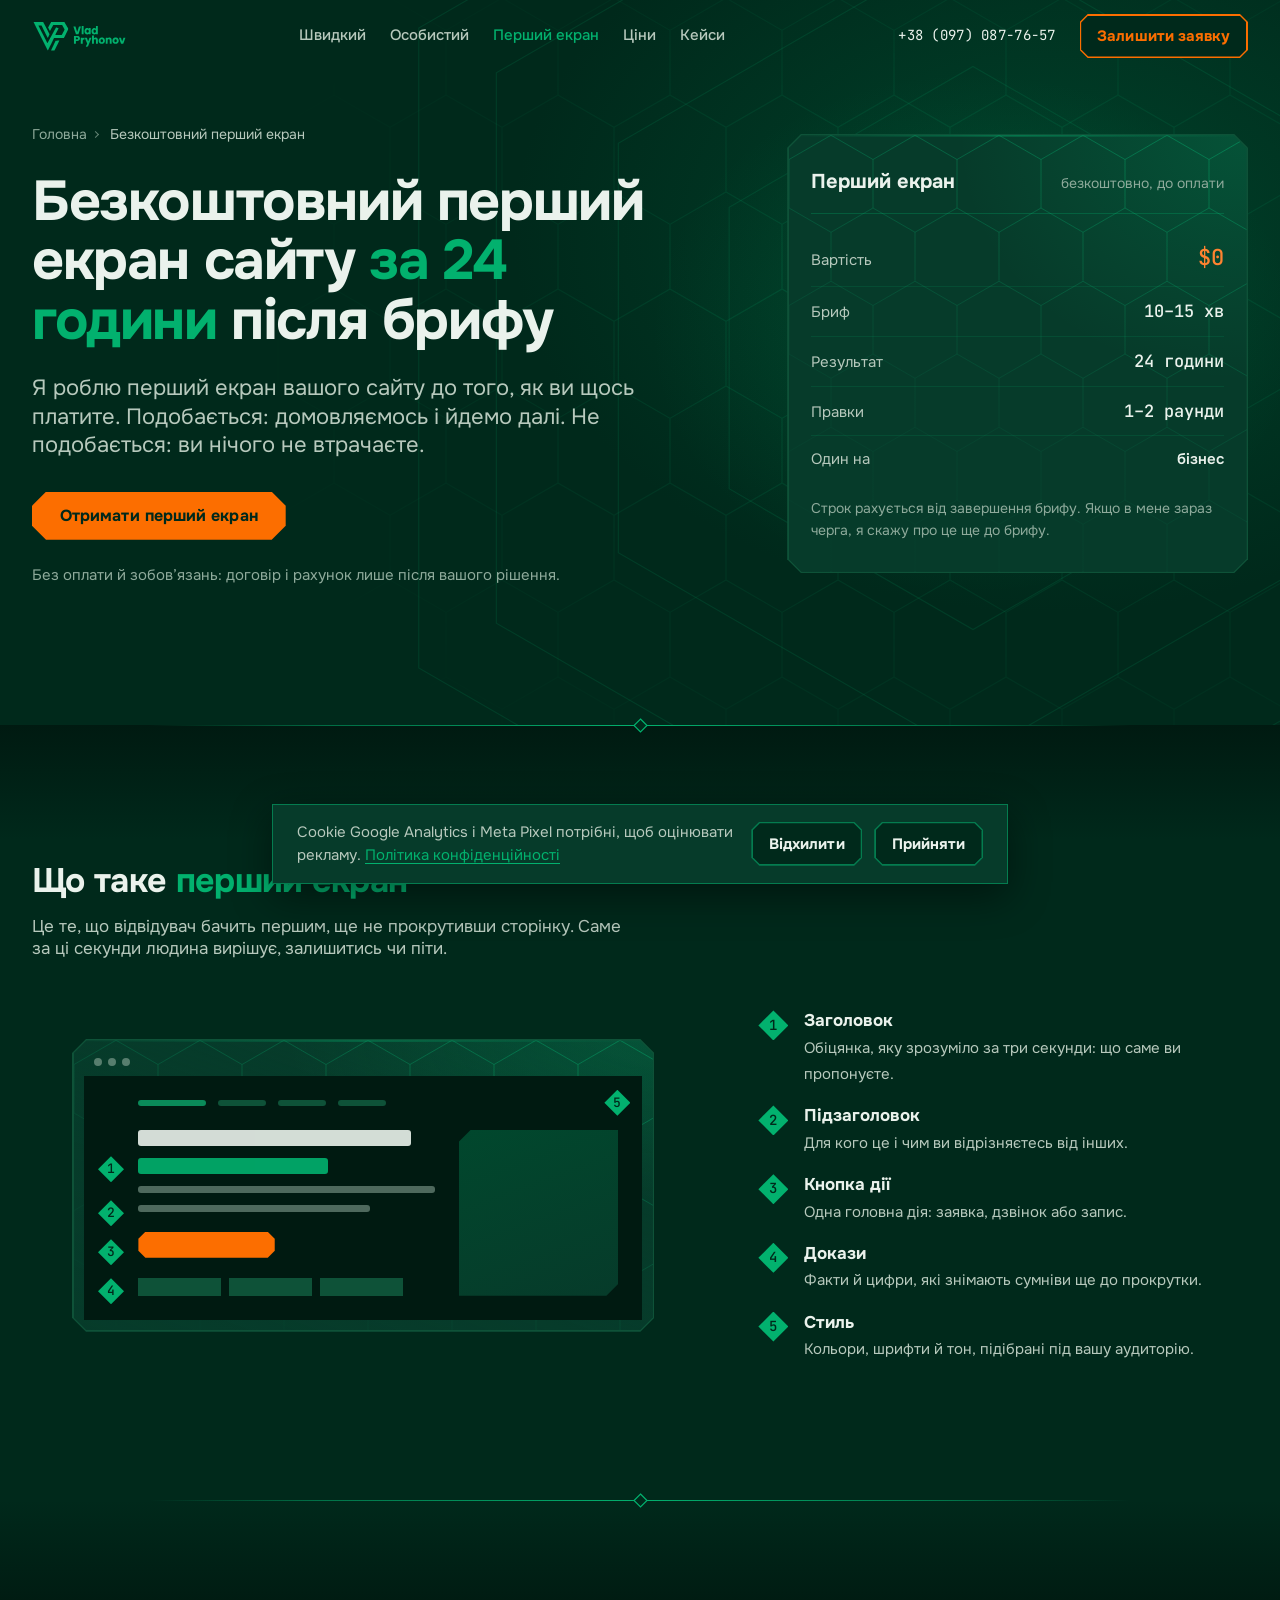
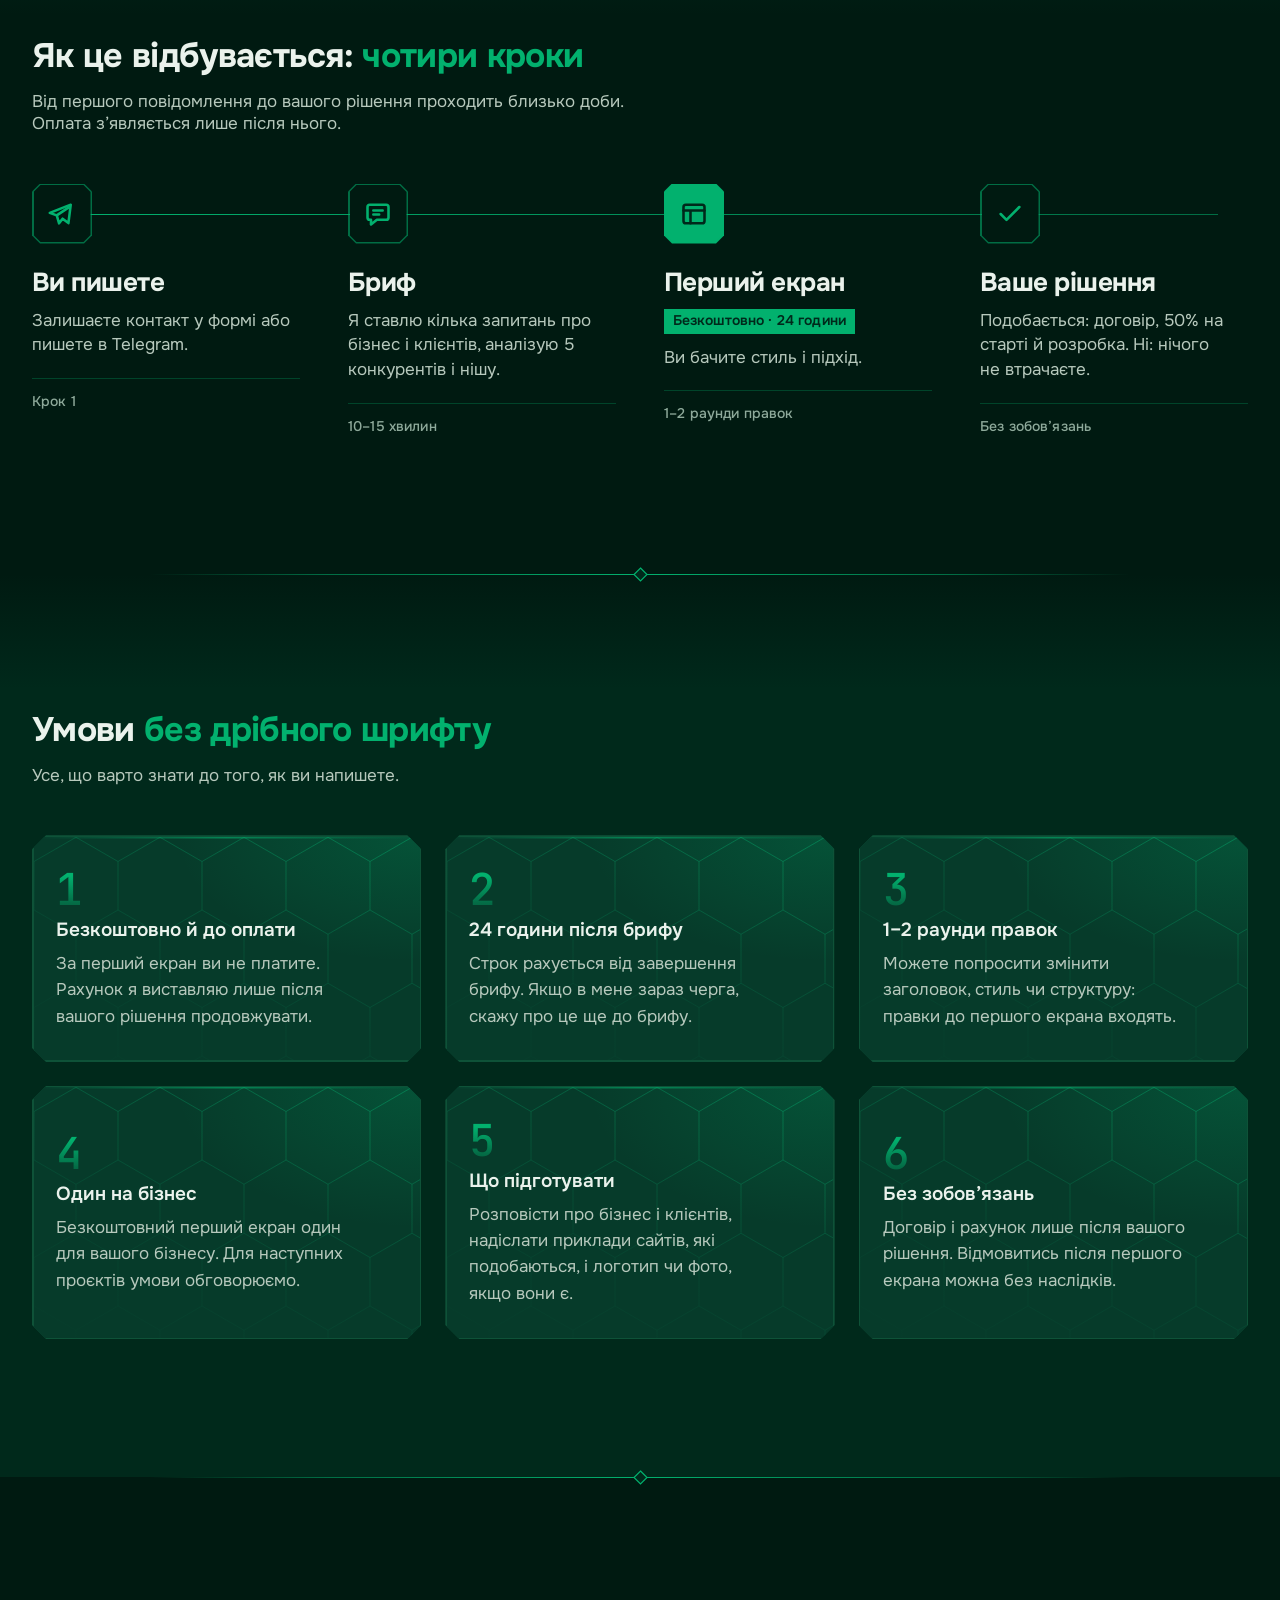
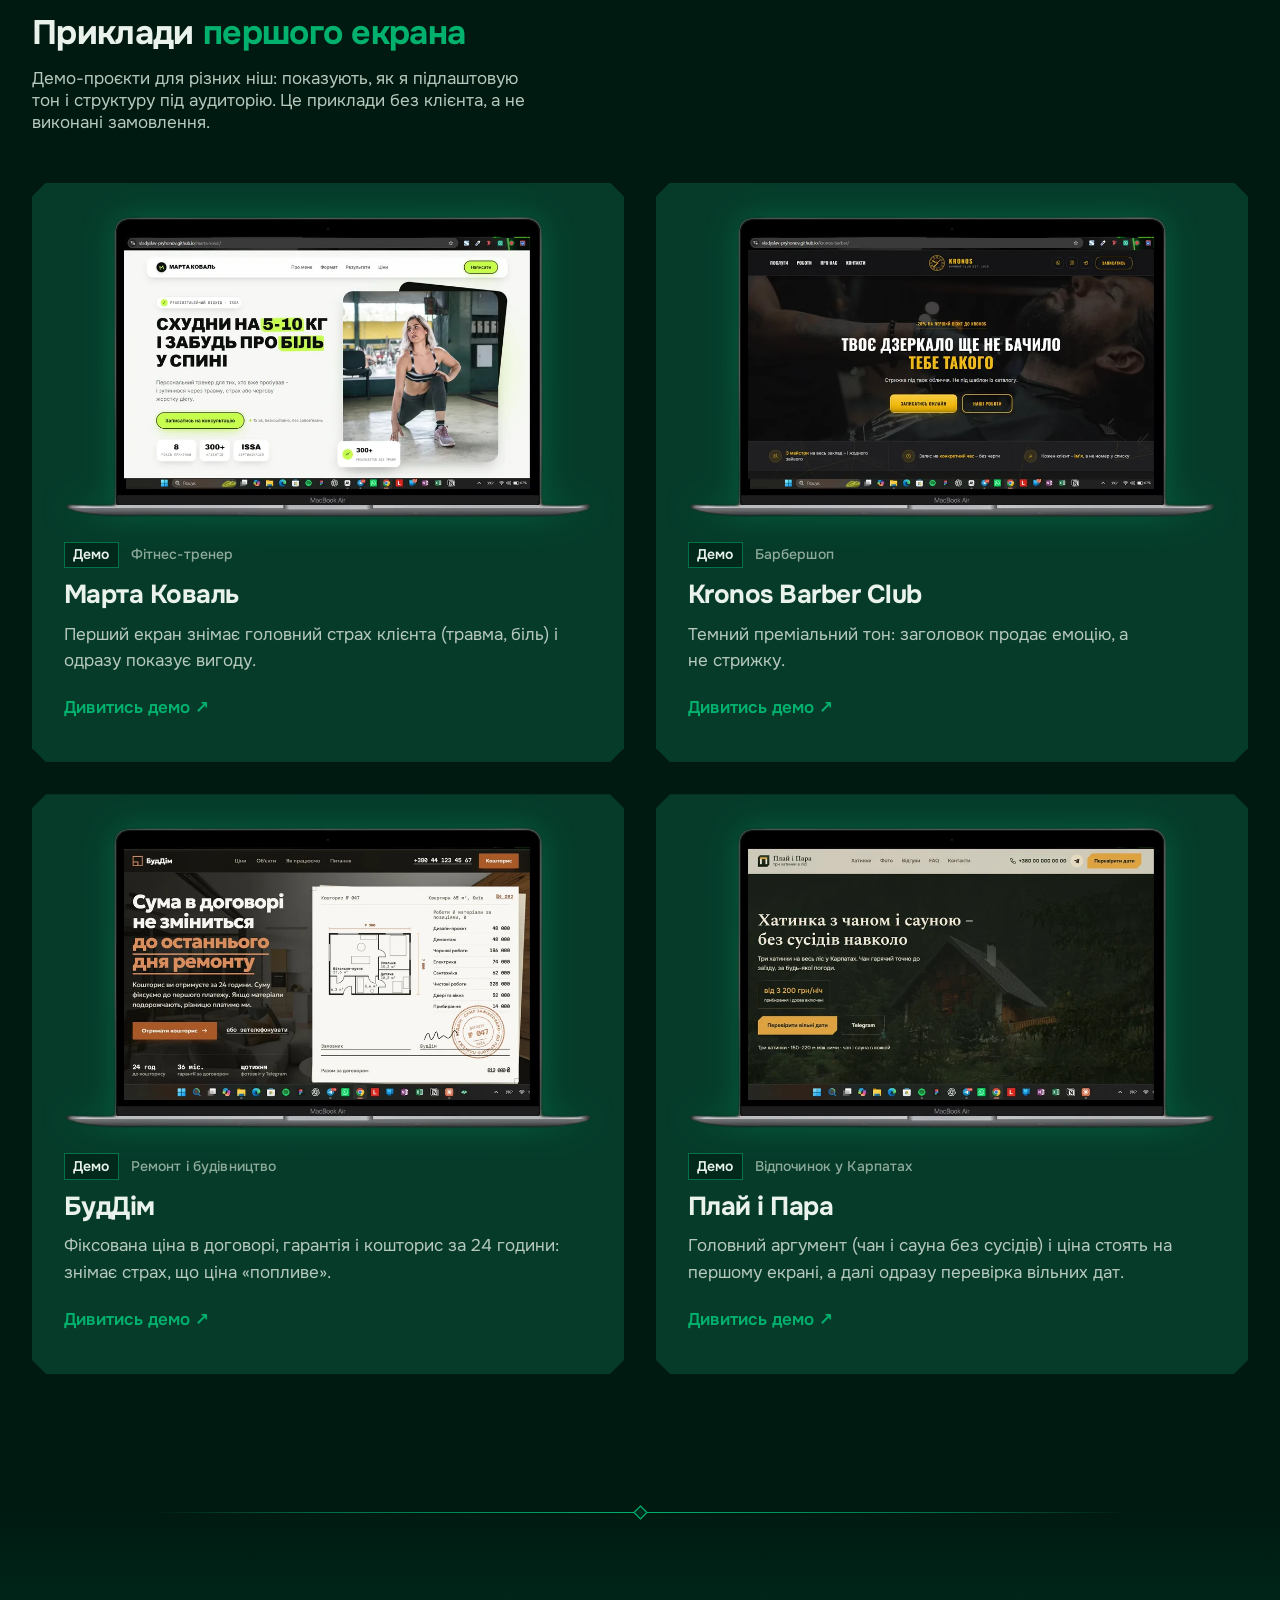
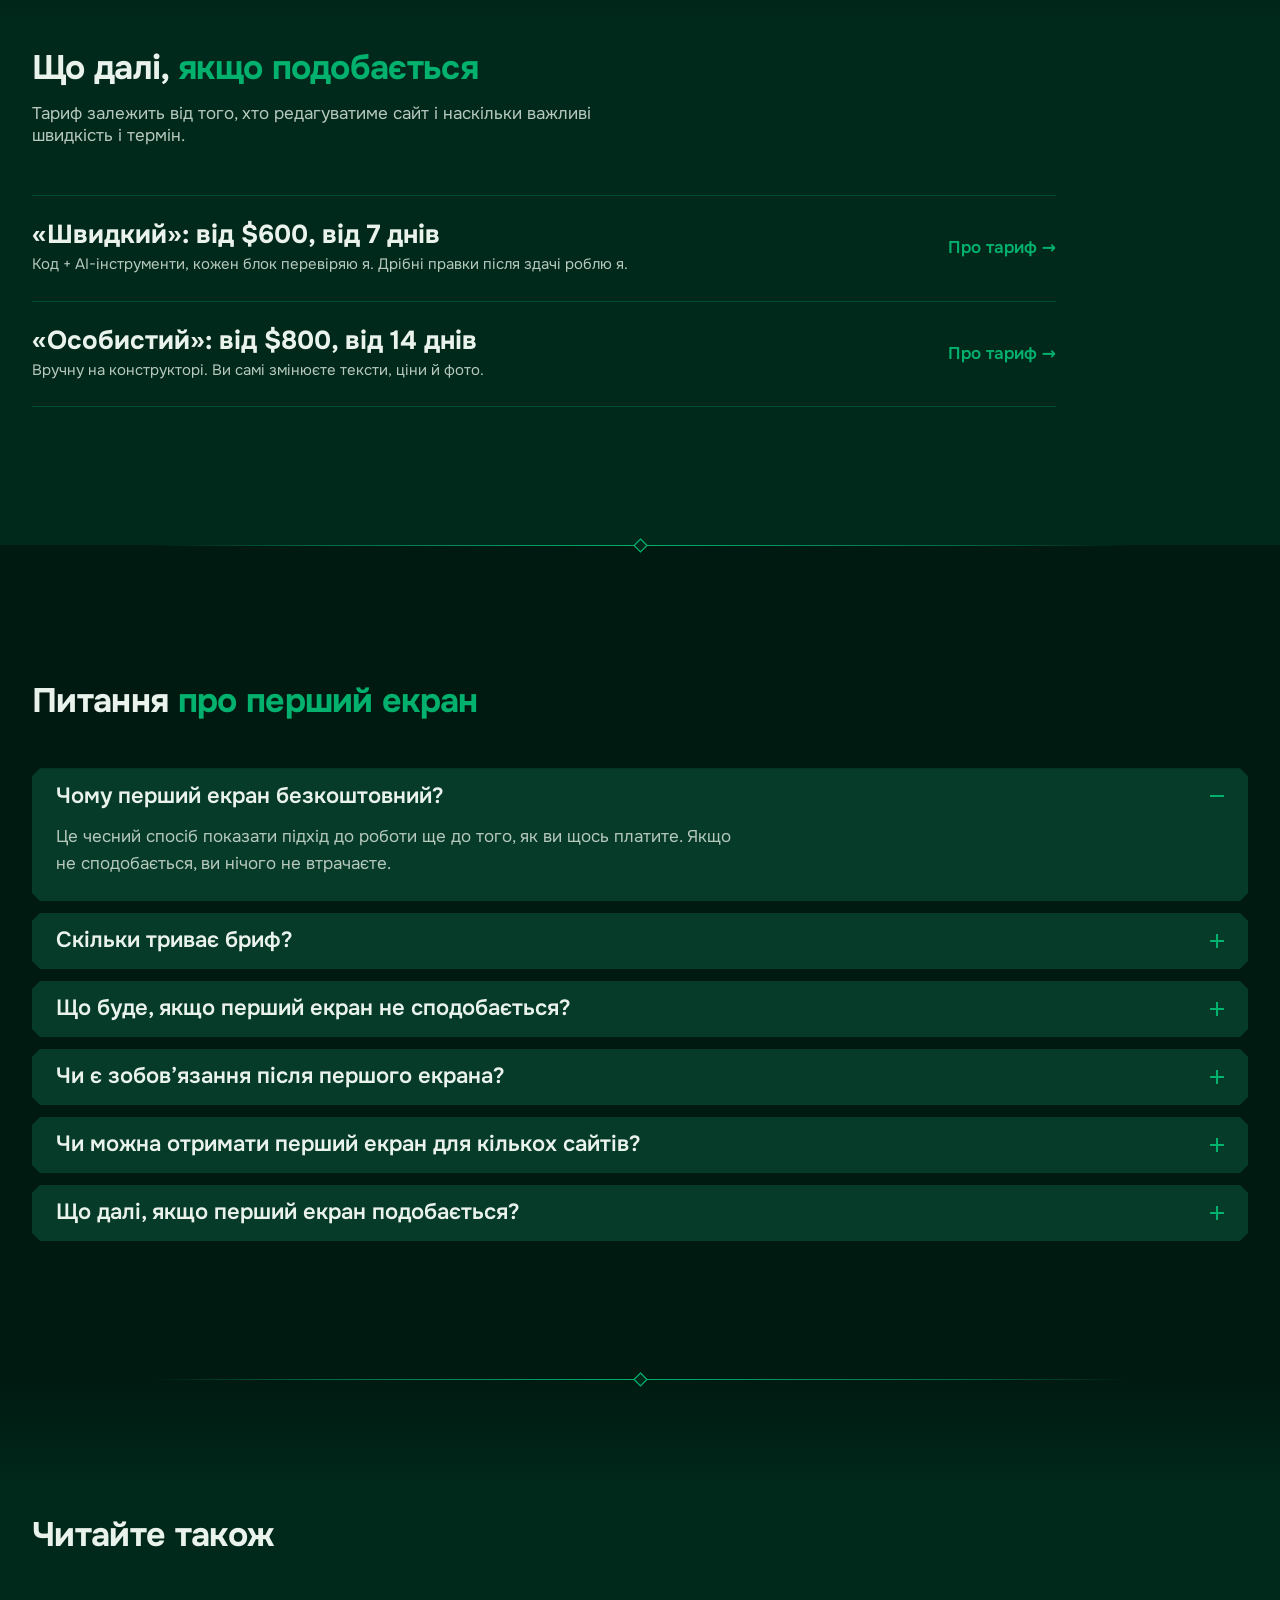
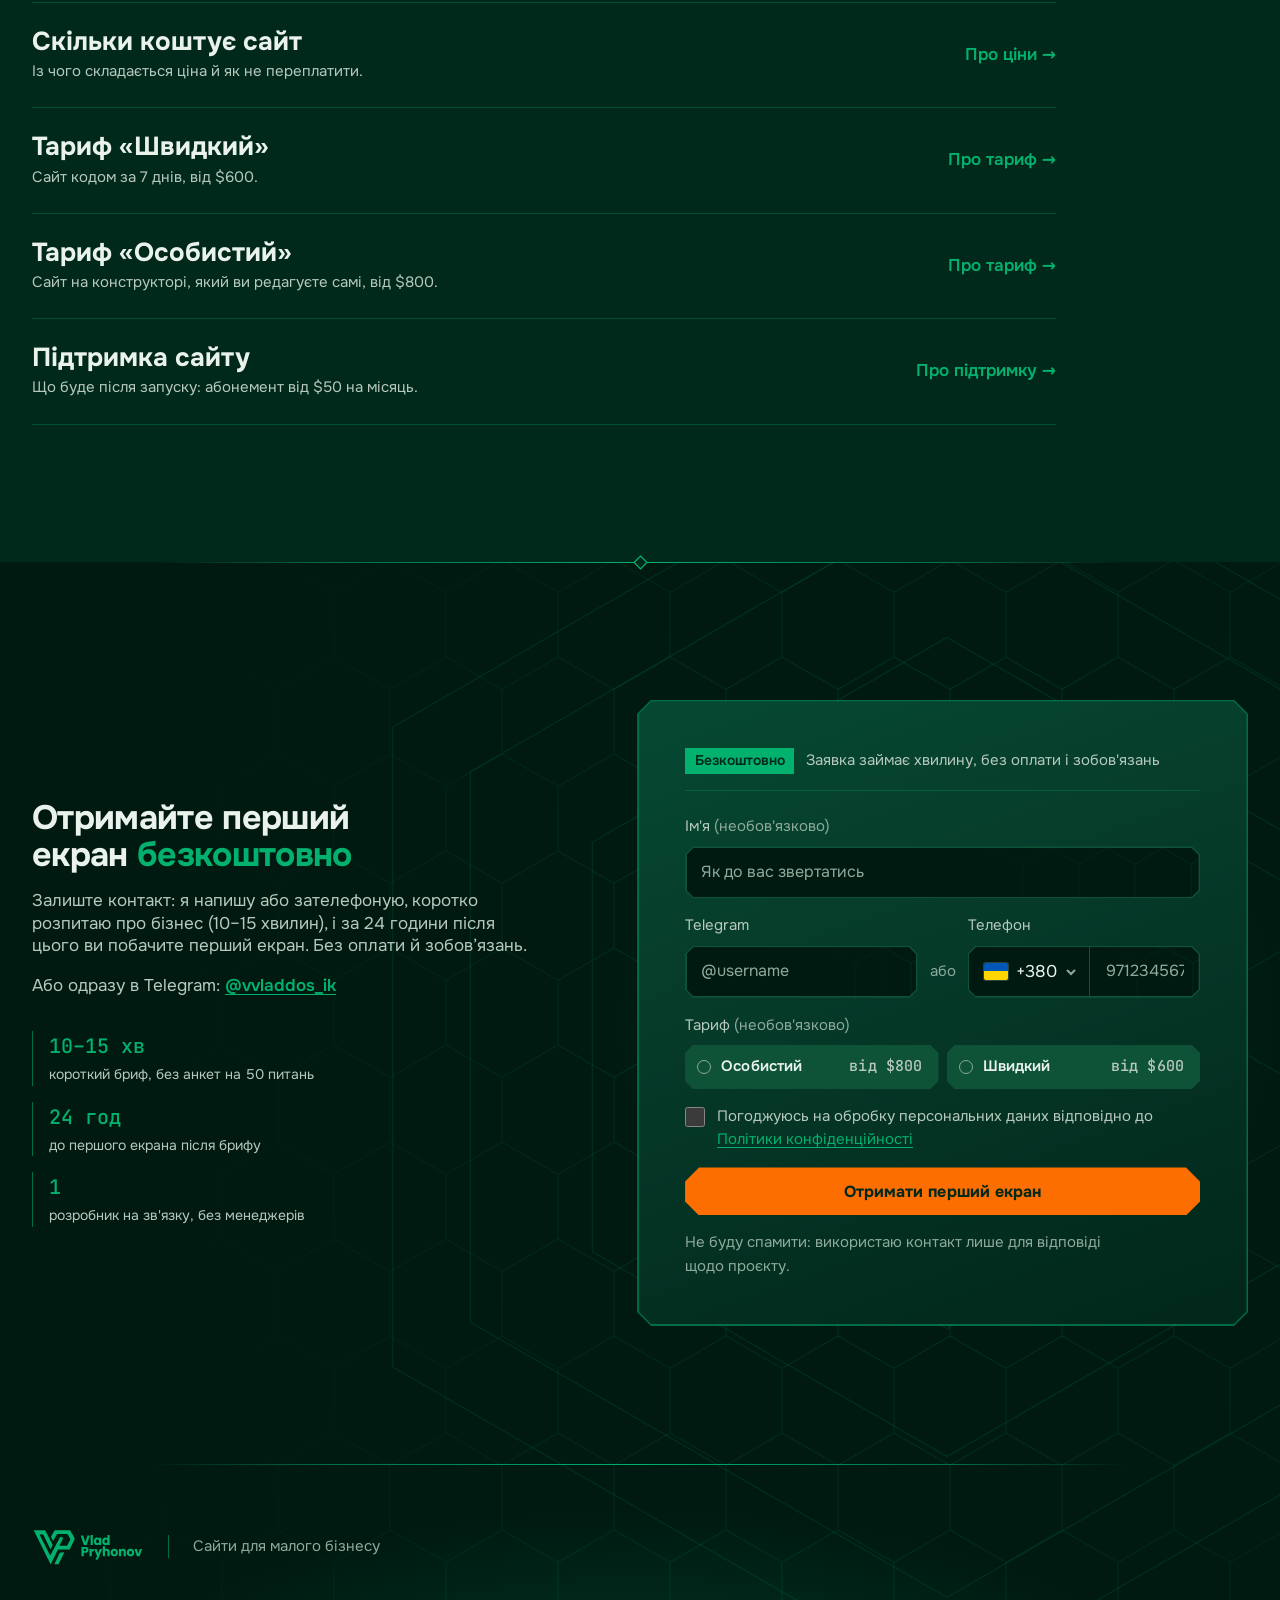
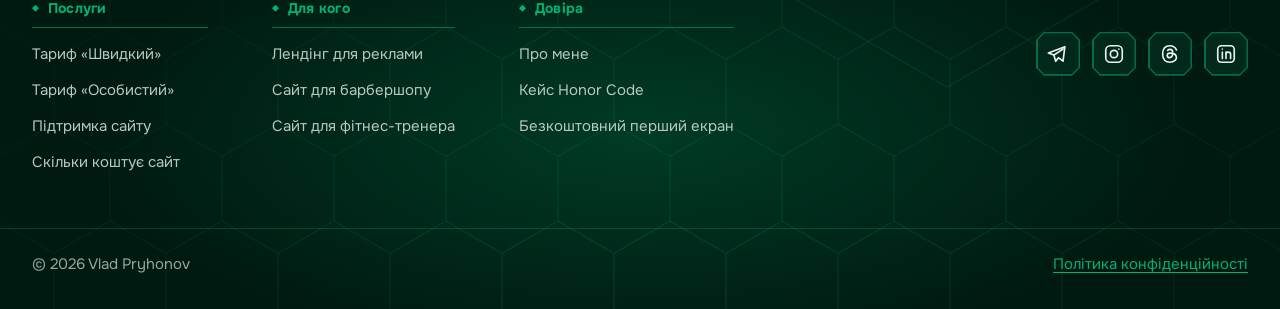
<file: pershyi-ekran/index.html>
<!DOCTYPE html>
<html lang="uk">
<head>
<meta charset="UTF-8">
<meta http-equiv="Content-Security-Policy" content="default-src 'none'; script-src 'self' https://www.googletagmanager.com https://connect.facebook.net; style-src 'self' 'unsafe-inline'; img-src 'self' data: https://*.google-analytics.com https://*.googletagmanager.com https://www.facebook.com; font-src 'self'; connect-src 'self' https://script.google.com https://script.googleusercontent.com https://*.google-analytics.com https://*.analytics.google.com https://*.googletagmanager.com https://www.facebook.com https://connect.facebook.net; frame-src https://www.youtube-nocookie.com; manifest-src 'self'; object-src 'none'; base-uri 'self'; form-action 'self'">
<meta name="referrer" content="strict-origin-when-cross-origin">
<meta name="viewport" content="width=device-width, initial-scale=1">
<title>Безкоштовний перший екран сайту за 24 години – Vlad Pryhonov</title>
<meta name="description" content="Як працює безкоштовний перший екран сайту: бриф 10–15 хвилин, результат за 24 години, 1–2 раунди правок. Оплата лише після вашого рішення.">
<link rel="canonical" href="https://pryhonov.com/pershyi-ekran/">
<meta name="theme-color" content="#00291B">
<meta name="robots" content="index, follow, max-image-preview:large, max-snippet:-1, max-video-preview:-1">
<meta name="author" content="Vlad Pryhonov">
<link rel="icon" href="/favicon.ico" sizes="48x48">
<link rel="icon" type="image/png" href="/img/favicon.png" sizes="64x64">
<link rel="icon" type="image/png" href="/img/icon-192.png" sizes="192x192">
<link rel="apple-touch-icon" href="/apple-touch-icon.png">
<link rel="manifest" href="/site.webmanifest">
<meta property="og:type" content="website">
<meta property="og:locale" content="uk_UA">
<meta property="og:site_name" content="Vlad Pryhonov">
<meta property="og:title" content="Безкоштовний перший екран вашого сайту за 24 години">
<meta property="og:description" content="Бриф 10–15 хвилин, перший екран за 24 години, 1–2 раунди правок. Оплата лише після вашого рішення. Лендінг від $600, запуск від 7 днів.">
<meta property="og:url" content="https://pryhonov.com/pershyi-ekran/">
<meta property="og:image" content="https://pryhonov.com/img/og-pershyi-1.jpg">
<meta property="og:image:width" content="1200">
<meta property="og:image:height" content="630">
<meta property="og:image:alt" content="Безкоштовний перший екран вашого сайту за 24 години: Влад Пригонов, сайти для малого бізнесу">
<meta property="og:image:type" content="image/jpeg">
<meta name="twitter:card" content="summary_large_image">
<meta name="twitter:title" content="Безкоштовний перший екран вашого сайту за 24 години">
<meta name="twitter:description" content="Бриф 10–15 хвилин, перший екран за 24 години, 1–2 раунди правок. Оплата лише після вашого рішення. Лендінг від $600, запуск від 7 днів.">
<meta name="twitter:image" content="https://pryhonov.com/img/og-pershyi-1.jpg">
<script src="/js/boot.js"></script>
<link rel="preload" as="font" type="font/woff2" href="/fonts/onest-400-cyrillic.woff2" crossorigin>
<link rel="stylesheet" href="/css/fonts.css?v=20261121c">
<link rel="stylesheet" href="/css/tokens.css?v=20261121c">
<link rel="stylesheet" href="/css/base.css?v=20261121c">
<link rel="stylesheet" href="/css/components.css?v=20261121c">
<link rel="stylesheet" href="/css/header.css?v=20261121c">
<link rel="stylesheet" href="/css/case.css?v=20261121c">
<link rel="stylesheet" href="/css/sections.css?v=20261121c">
<link rel="stylesheet" href="/css/process.css?v=20261121c">
<link rel="stylesheet" href="/css/pages.css?v=20261121c">
<script type="application/ld+json">
{
  "@context": "https://schema.org",
  "@graph": [
    {
      "@type": "WebPage",
      "@id": "https://pryhonov.com/pershyi-ekran/#webpage",
      "url": "https://pryhonov.com/pershyi-ekran/",
      "name": "Безкоштовний перший екран сайту за 24 години – Vlad Pryhonov",
      "description": "Як працює безкоштовний перший екран сайту: бриф 10–15 хвилин, результат за 24 години, 1–2 раунди правок. Оплата лише після вашого рішення.",
      "inLanguage": "uk",
      "isPartOf": {
        "@id": "https://pryhonov.com/#website"
      },
      "about": {
        "@id": "https://pryhonov.com/pershyi-ekran/#service"
      },
      "breadcrumb": {
        "@id": "https://pryhonov.com/pershyi-ekran/#breadcrumb"
      },
      "datePublished": "2026-11-20",
      "dateModified": "2026-11-20",
      "primaryImageOfPage": {
        "@type": "ImageObject",
        "url": "https://pryhonov.com/img/og-pershyi-1.jpg",
        "width": 1200,
        "height": 630
      }
    },
    {
      "@type": "BreadcrumbList",
      "@id": "https://pryhonov.com/pershyi-ekran/#breadcrumb",
      "itemListElement": [
        {
          "@type": "ListItem",
          "position": 1,
          "name": "Головна",
          "item": "https://pryhonov.com/"
        },
        {
          "@type": "ListItem",
          "position": 2,
          "name": "Безкоштовний перший екран",
          "item": "https://pryhonov.com/pershyi-ekran/"
        }
      ]
    },
    {
      "@type": "Service",
      "@id": "https://pryhonov.com/pershyi-ekran/#service",
      "name": "Безкоштовний перший екран сайту",
      "serviceType": "Розробка першого екрана сайту",
      "description": "Як працює безкоштовний перший екран сайту: бриф 10–15 хвилин, результат за 24 години, 1–2 раунди правок. Оплата лише після вашого рішення.",
      "provider": {
        "@id": "https://pryhonov.com/#service"
      },
      "areaServed": {
        "@type": "Country",
        "name": "Україна"
      },
      "url": "https://pryhonov.com/pershyi-ekran/",
      "offers": {
        "@type": "Offer",
        "name": "Перший екран за 24 години після брифу",
        "priceCurrency": "USD",
        "price": "0",
        "url": "https://pryhonov.com/pershyi-ekran/"
      }
    },
    {
      "@type": "FAQPage",
      "@id": "https://pryhonov.com/pershyi-ekran/#faq",
      "inLanguage": "uk",
      "mainEntity": [
        {
          "@type": "Question",
          "name": "Чому перший екран безкоштовний?",
          "acceptedAnswer": {
            "@type": "Answer",
            "text": "Це чесний спосіб показати підхід до роботи ще до того, як ви щось платите. Якщо не сподобається, ви нічого не втрачаєте."
          }
        },
        {
          "@type": "Question",
          "name": "Скільки триває бриф?",
          "acceptedAnswer": {
            "@type": "Answer",
            "text": "10–15 хвилин розмови: я ставлю кілька запитань про бізнес і клієнтів. Без анкет на 50 питань."
          }
        },
        {
          "@type": "Question",
          "name": "Що буде, якщо перший екран не сподобається?",
          "acceptedAnswer": {
            "@type": "Answer",
            "text": "Нічого не втрачаєте, бо ви нічого не платили. Можна попросити 1–2 раунди правок або просто відмовитись."
          }
        },
        {
          "@type": "Question",
          "name": "Чи є зобов’язання після першого екрана?",
          "acceptedAnswer": {
            "@type": "Answer",
            "text": "Ні. Договір і рахунок я надсилаю лише після вашого рішення продовжувати. Оплата 50% на старті й 50% перед здачею."
          }
        },
        {
          "@type": "Question",
          "name": "Чи можна отримати перший екран для кількох сайтів?",
          "acceptedAnswer": {
            "@type": "Answer",
            "text": "Безкоштовний перший екран один на бізнес. Для наступних проєктів умови обговорюємо окремо."
          }
        },
        {
          "@type": "Question",
          "name": "Що далі, якщо перший екран подобається?",
          "acceptedAnswer": {
            "@type": "Answer",
            "text": "Ми обираємо тариф і підписуємо договір, ви вносите 50%, і я збираю повний сайт. Тариф «Швидкий» запускається від 7 днів, «Особистий» від 14 днів."
          }
        }
      ]
    }
  ]
}
</script>
</head>
<body>
<a class="skip-link" href="#main">Перейти до вмісту</a>

<header class="site-header" id="header">
  <div class="wrap site-header__bar">
    <a class="brand" href="/" aria-label="Vlad Pryhonov: на головну"><img src="/img/logo.svg" alt="Vlad Pryhonov" width="99" height="34"></a>
    <nav class="site-nav" aria-label="Основна навігація"><a href="/shvydkyi-tarif/">Швидкий</a><a href="/osobystyi-tarif/">Особистий</a><a href="/pershyi-ekran/" aria-current="page">Перший екран</a><a href="/skilky-koshtuye-sait/">Ціни</a><a href="/keis-honor-code/">Кейси</a></nav>
    <a class="site-phone" href="tel:+380970877657">+38 (097) 087-76-57</a>
    <a class="btn btn--outline-orange btn--sm site-cta" href="#contact" data-track="cta_header" aria-label="Залишити заявку"><span class="site-cta__full">Залишити заявку</span><span class="site-cta__short">Заявка</span></a>
    <button class="burger" type="button" id="burger" aria-expanded="false" aria-controls="mobileMenu" aria-label="Відкрити меню"><span></span></button>
  </div>
  <div class="mobile-menu" id="mobileMenu" hidden><a href="/shvydkyi-tarif/">Швидкий</a><a href="/osobystyi-tarif/">Особистий</a><a href="/pershyi-ekran/" aria-current="page">Перший екран</a><a href="/skilky-koshtuye-sait/">Ціни</a><a href="/keis-honor-code/">Кейси</a><a href="/pidtrymka-saitu/">Підтримка сайту</a><a href="/pro-mene/">Про мене</a><a class="mobile-menu__phone" href="tel:+380970877657">+38 (097) 087-76-57</a></div>
</header>

<main id="main">
<section class="phero" aria-labelledby="h1">
  <div class="pbg" aria-hidden="true">
    <span class="finale__lattice"></span>
    <svg class="finale__ripples" viewBox="0 0 1000 1000" focusable="false">
      <polygon points="500,370 612.6,435 612.6,565 500,630 387.4,565 387.4,435"/>
      <polygon points="500,280 690.5,390 690.5,610 500,720 309.5,610 309.5,390"/>
      <polygon points="500,180 777.1,340 777.1,660 500,820 222.9,660 222.9,340"/>
      <polygon points="500,70 872.4,285 872.4,715 500,930 127.6,715 127.6,285"/>
      <polygon points="500,0 933,250 933,750 500,1000 67,750 67,250"/>
    </svg>
    <span class="finale__glow finale__glow--a"></span>
  </div>
  <div class="wrap phero__grid">
    <div class="reveal">
      <ol class="crumbs" aria-label="Навігація по сторінці"><li><a href="/">Головна</a></li><li><span aria-current="page">Безкоштовний перший екран</span></li></ol>
      <h1 class="ptitle" id="h1">Безкоштовний перший екран сайту <em>за 24 години</em> після брифу</h1>
      <p class="plead">Я роблю перший екран вашого сайту до того, як ви щось платите. Подобається: домовляємось і йдемо далі. Не подобається: ви нічого не втрачаєте.</p>
      <div class="pactions"><a class="btn btn--primary" href="#contact" data-track="cta_first_screen">Отримати перший екран</a></div>
      <p class="pnote">Без оплати й зобов’язань: договір і рахунок лише після вашого рішення.</p>
    </div>
    <aside class="spec chamfer reveal" aria-label="Специфікація">
      <div class="spec__head"><b>Перший екран</b><span>безкоштовно, до оплати</span></div>
      <dl class="spec__rows"><div><dt>Вартість</dt><dd class="is-price">$0</dd></div><div><dt>Бриф</dt><dd>10–15 хв</dd></div><div><dt>Результат</dt><dd>24 години</dd></div><div><dt>Правки</dt><dd>1–2 раунди</dd></div><div><dt>Один на</dt><dd class="is-text">бізнес</dd></div></dl>
      <p class="spec__note">Строк рахується від завершення брифу. Якщо в мене зараз черга, я скажу про це ще до брифу.</p>
    </aside>
  </div>
</section>

<section class="section psec" id="what" aria-labelledby="what-title">
  <div class="wrap">
    <header class="section-head reveal"><h2 id="what-title">Що таке <em>перший екран</em></h2><p class="section-head__lead">Це те, що відвідувач бачить першим, ще не прокрутивши сторінку. Саме за ці секунди людина вирішує, залишитись чи піти.</p></header>
    <div class="fscreen-wrap" data-live>
      <figure class="fscreen chamfer reveal" aria-label="Схема першого екрана з п’ятьма складовими">
        <div class="fscreen__bar" aria-hidden="true"><i></i><i></i><i></i></div>
        <div class="fscreen__body" aria-hidden="true">
          <div class="fscreen__nav"><i></i><i></i><i></i><i></i></div>
          <div class="fscreen__copy"><span class="h"></span><span class="h"></span><span class="p"></span><span class="p"></span><span class="b"></span><span class="f"><i></i><i></i><i></i></span></div>
          <div class="fscreen__pic"></div>
          <span class="pin pin--1">1</span><span class="pin pin--2">2</span><span class="pin pin--3">3</span><span class="pin pin--4">4</span><span class="pin pin--5">5</span>
        </div>
      </figure>
      <ol class="legend reveal">
        <li><div><b>Заголовок</b><span>Обіцянка, яку зрозуміло за три секунди: що саме ви пропонуєте.</span></div></li>
        <li><div><b>Підзаголовок</b><span>Для кого це і чим ви відрізняєтесь від інших.</span></div></li>
        <li><div><b>Кнопка дії</b><span>Одна головна дія: заявка, дзвінок або запис.</span></div></li>
        <li><div><b>Докази</b><span>Факти й цифри, які знімають сумніви ще до прокрутки.</span></div></li>
        <li><div><b>Стиль</b><span>Кольори, шрифти й тон, підібрані під вашу аудиторію.</span></div></li>
      </ol>
    </div>
  </div>
</section>

<section class="section psec section--deep" id="flow" aria-labelledby="flow-title">
  <div class="wrap">
    <header class="section-head reveal"><h2 id="flow-title">Як це відбувається: <em>чотири кроки</em></h2><p class="section-head__lead">Від першого повідомлення до вашого рішення проходить близько доби. Оплата з’являється лише після нього.</p></header>
    <ol class="steps reveal"><li class="step"><span class="step__node" aria-hidden="true"><svg viewBox="0 0 24 24"><path d="M19.5 4L1.5 11l6 2.2L9.5 20l3-4 5 3.8z"/><path d="M7.5 13.2L17.5 6.5"/></svg></span><h3>Ви пишете</h3><p>Залишаєте контакт у формі або пишете в Telegram.</p><p class="step__meta">Крок 1</p></li><li class="step"><span class="step__node" aria-hidden="true"><svg viewBox="0 0 24 24"><path d="M5 4h14a2 2 0 012 2v9a2 2 0 01-2 2h-8l-5 4v-4H5a2 2 0 01-2-2V6a2 2 0 012-2z"/><path d="M8 9h8M8 12.5h5"/></svg></span><h3>Бриф</h3><p>Я ставлю кілька запитань про бізнес і клієнтів, аналізую 5 конкурентів і нішу.</p><p class="step__meta">10–15 хвилин</p></li><li class="step step--hook"><span class="step__node" aria-hidden="true"><svg viewBox="0 0 24 24"><rect x="3" y="4" width="18" height="16" rx="2"/><path d="M3 9h18M9 9v11"/></svg></span><h3>Перший екран</h3><span class="step__tag">Безкоштовно · 24 години</span><p>Ви бачите стиль і підхід.</p><p class="step__meta">1–2 раунди правок</p></li><li class="step"><span class="step__node" aria-hidden="true"><svg viewBox="0 0 24 24"><path d="M4 12l5 5L20 6"/></svg></span><h3>Ваше рішення</h3><p>Подобається: договір, 50% на старті й розробка. Ні: нічого не втрачаєте.</p><p class="step__meta">Без зобов’язань</p></li></ol>
  </div>
</section>

<section class="section psec" id="terms" aria-labelledby="terms-title">
  <div class="wrap">
    <header class="section-head reveal"><h2 id="terms-title">Умови <em>без дрібного шрифту</em></h2><p class="section-head__lead">Усе, що варто знати до того, як ви напишете.</p></header>
    <ul class="values reveal" aria-label="Умови безкоштовного першого екрана"><li><b>Безкоштовно й до оплати</b><span>За перший екран ви не платите. Рахунок я виставляю лише після вашого рішення продовжувати.</span></li><li><b>24 години після брифу</b><span>Строк рахується від завершення брифу. Якщо в мене зараз черга, скажу про це ще до брифу.</span></li><li><b>1–2 раунди правок</b><span>Можете попросити змінити заголовок, стиль чи структуру: правки до першого екрана входять.</span></li><li><b>Один на бізнес</b><span>Безкоштовний перший екран один для вашого бізнесу. Для наступних проєктів умови обговорюємо.</span></li><li><b>Що підготувати</b><span>Розповісти про бізнес і клієнтів, надіслати приклади сайтів, які подобаються, і логотип чи фото, якщо вони є.</span></li><li><b>Без зобов’язань</b><span>Договір і рахунок лише після вашого рішення. Відмовитись після першого екрана можна без наслідків.</span></li></ul>
  </div>
</section>

<section class="section psec section--deep" id="examples" aria-labelledby="demo-title">
  <div class="wrap">
    <header class="section-head reveal"><h2 id="demo-title">Приклади <em>першого екрана</em></h2><p class="section-head__lead">Демо-проєкти для різних ніш: показують, як я підлаштовую тон і структуру під аудиторію. Це приклади без клієнта, а не виконані замовлення.</p></header>
    <ul class="demos"><li class="demo chamfer reveal">
          <a class="demo__shot" href="https://vladyslav-pryhonov.github.io/marta-koval/" target="_blank" rel="noopener" tabindex="-1" aria-hidden="true"><img src="/img/case/demo-marta-koval.webp" width="1000" height="574" loading="lazy" alt=""></a>
          <div class="demo__meta"><span class="demo__tag">Демо</span><span class="label">Фітнес-тренер</span></div>
          <h3>Марта Коваль</h3><p>Перший екран знімає головний страх клієнта (травма, біль) і одразу показує вигоду.</p>
          <a class="demo__link" href="https://vladyslav-pryhonov.github.io/marta-koval/" target="_blank" rel="noopener">Дивитись демо ↗<span class="sr-only"> «Марта Коваль»</span></a>
        </li><li class="demo chamfer reveal">
          <a class="demo__shot" href="https://vladyslav-pryhonov.github.io/kronos-barber/" target="_blank" rel="noopener" tabindex="-1" aria-hidden="true"><img src="/img/case/demo-kronos.webp" width="1000" height="574" loading="lazy" alt=""></a>
          <div class="demo__meta"><span class="demo__tag">Демо</span><span class="label">Барбершоп</span></div>
          <h3>Kronos Barber Club</h3><p>Темний преміальний тон: заголовок продає емоцію, а не стрижку.</p>
          <a class="demo__link" href="https://vladyslav-pryhonov.github.io/kronos-barber/" target="_blank" rel="noopener">Дивитись демо ↗<span class="sr-only"> «Kronos Barber Club»</span></a>
        </li><li class="demo chamfer reveal">
          <a class="demo__shot" href="https://vladyslav-pryhonov.github.io/buddim-demo/" target="_blank" rel="noopener" tabindex="-1" aria-hidden="true"><img src="/img/case/demo-buddim-v3.webp" width="1000" height="575" loading="lazy" alt=""></a>
          <div class="demo__meta"><span class="demo__tag">Демо</span><span class="label">Ремонт і будівництво</span></div>
          <h3>БудДім</h3><p>Фіксована ціна в договорі, гарантія і кошторис за 24 години: знімає страх, що ціна «попливе».</p>
          <a class="demo__link" href="https://vladyslav-pryhonov.github.io/buddim-demo/" target="_blank" rel="noopener">Дивитись демо ↗<span class="sr-only"> «БудДім»</span></a>
        </li><li class="demo chamfer reveal">
          <a class="demo__shot" href="https://vladyslav-pryhonov.github.io/vydpochynok-v-Karpatah/" target="_blank" rel="noopener" tabindex="-1" aria-hidden="true"><img src="/img/case/demo-karpaty.webp" width="1000" height="574" loading="lazy" alt=""></a>
          <div class="demo__meta"><span class="demo__tag">Демо</span><span class="label">Відпочинок у Карпатах</span></div>
          <h3>Плай і Пара</h3><p>Головний аргумент (чан і сауна без сусідів) і ціна стоять на першому екрані, а далі одразу перевірка вільних дат.</p>
          <a class="demo__link" href="https://vladyslav-pryhonov.github.io/vydpochynok-v-Karpatah/" target="_blank" rel="noopener">Дивитись демо ↗<span class="sr-only"> «Плай і Пара»</span></a>
        </li></ul>
  </div>
</section>

<section class="section psec" id="next" aria-labelledby="next-title">
  <div class="wrap">
    <header class="section-head reveal"><h2 id="next-title">Що далі, <em>якщо подобається</em></h2><p class="section-head__lead">Тариф залежить від того, хто редагуватиме сайт і наскільки важливі швидкість і термін.</p></header>
    <nav class="related reveal" aria-label="Тарифи">
      <a href="/shvydkyi-tarif/"><b>«Швидкий»: від $600, від 7 днів</b><span>Код + AI-інструменти, кожен блок перевіряю я. Дрібні правки після здачі роблю я.</span><em>Про тариф →</em></a>
      <a href="/osobystyi-tarif/"><b>«Особистий»: від $800, від 14 днів</b><span>Вручну на конструкторі. Ви самі змінюєте тексти, ціни й фото.</span><em>Про тариф →</em></a>
    </nav>
  </div>
</section>

<section class="section psec section--deep" id="faq" aria-labelledby="faq-title">
  <div class="wrap">
    <header class="section-head reveal"><h2 id="faq-title">Питання <em>про перший екран</em></h2></header>
    <div class="faq__list reveal">
      <details name="faq" class="qa chamfer chamfer-sm" open>
        <summary>Чому перший екран безкоштовний?</summary>
        <p>Це чесний спосіб показати підхід до роботи ще до того, як ви щось платите. Якщо не сподобається, ви нічого не втрачаєте.</p>
      </details>
      <details name="faq" class="qa chamfer chamfer-sm">
        <summary>Скільки триває бриф?</summary>
        <p>10–15 хвилин розмови: я ставлю кілька запитань про бізнес і клієнтів. Без анкет на 50 питань.</p>
      </details>
      <details name="faq" class="qa chamfer chamfer-sm">
        <summary>Що буде, якщо перший екран не сподобається?</summary>
        <p>Нічого не втрачаєте, бо ви нічого не платили. Можна попросити 1–2 раунди правок або просто відмовитись.</p>
      </details>
      <details name="faq" class="qa chamfer chamfer-sm">
        <summary>Чи є зобов’язання після першого екрана?</summary>
        <p>Ні. Договір і рахунок я надсилаю лише після вашого рішення продовжувати. Оплата 50% на старті й 50% перед здачею.</p>
      </details>
      <details name="faq" class="qa chamfer chamfer-sm">
        <summary>Чи можна отримати перший екран для кількох сайтів?</summary>
        <p>Безкоштовний перший екран один на бізнес. Для наступних проєктів умови обговорюємо окремо.</p>
      </details>
      <details name="faq" class="qa chamfer chamfer-sm">
        <summary>Що далі, якщо перший екран подобається?</summary>
        <p>Ми обираємо тариф і підписуємо договір, ви вносите 50%, і я збираю повний сайт. Тариф «Швидкий» запускається від 7 днів, «Особистий» від 14 днів.</p>
      </details>
    </div>
  </div>
</section>

<section class="section psec" aria-labelledby="rel-title">
  <div class="wrap">
    <header class="section-head reveal"><h2 id="rel-title">Читайте також</h2></header>
    <nav class="related reveal" aria-label="Пов'язані сторінки"><a href="/skilky-koshtuye-sait/"><b>Скільки коштує сайт</b><span>Із чого складається ціна й як не переплатити.</span><em>Про ціни →</em></a><a href="/shvydkyi-tarif/"><b>Тариф «Швидкий»</b><span>Сайт кодом за 7 днів, від $600.</span><em>Про тариф →</em></a><a href="/osobystyi-tarif/"><b>Тариф «Особистий»</b><span>Сайт на конструкторі, який ви редагуєте самі, від $800.</span><em>Про тариф →</em></a><a href="/pidtrymka-saitu/"><b>Підтримка сайту</b><span>Що буде після запуску: абонемент від $50 на місяць.</span><em>Про підтримку →</em></a></nav>
  </div>
</section>

<section class="section section--deep" id="contact" aria-labelledby="contact-title">
    <!-- Спільний «грандіозний» фон останнього блоку й підвалу: решітка, концентричні гексагони-«сигнал», світіння -->
    <div class="finale__bg" aria-hidden="true">
      <span class="finale__lattice"></span>
      <svg class="finale__ripples" viewBox="0 0 1000 1000" focusable="false">
        <polygon points="500,370 612.6,435 612.6,565 500,630 387.4,565 387.4,435"/>
        <polygon points="500,280 690.5,390 690.5,610 500,720 309.5,610 309.5,390"/>
        <polygon points="500,180 777.1,340 777.1,660 500,820 222.9,660 222.9,340"/>
        <polygon points="500,70 872.4,285 872.4,715 500,930 127.6,715 127.6,285"/>
        <polygon points="500,0 933,250 933,750 500,1000 67,750 67,250"/>
      </svg>
      <span class="finale__glow finale__glow--a"></span>
      <span class="finale__glow finale__glow--b"></span>
    </div>
    <div class="wrap contact">
      <div class="contact__copy reveal">
        <h2 id="contact-title">Отримайте перший екран <em>безкоштовно</em></h2>
        <p class="contact__lead">Залиште контакт: я напишу або зателефоную, коротко розпитаю про бізнес (10–15 хвилин), і за 24 години після цього ви побачите перший екран. Без оплати й зобов’язань.</p>
        <p class="contact__direct">Або одразу в Telegram: <a href="https://t.me/vvladdos_ik" target="_blank" rel="noopener" data-track="telegram_click">@vvladdos_ik</a></p>
        <ul class="contact__facts">
          <li><b>10–15 хв</b><span>короткий бриф, без анкет на 50 питань</span></li>
          <li><b>24 год</b><span>до першого екрана після брифу</span></li>
          <li><b>1</b><span>розробник на зв'язку, без менеджерів</span></li>
        </ul>
      </div>

      <div class="formwrap reveal">
        <div class="formcard chamfer">
          <div class="formcard__head"><span class="formcard__badge">Безкоштовно</span><p>Заявка займає хвилину, без оплати і зобов'язань</p></div>
          <form id="leadForm" novalidate>
            <div class="field">
              <label for="fName">Ім'я <span class="opt">(необов'язково)</span></label>
              <div class="control">
                <input id="fName" name="name" autocomplete="given-name" placeholder="Як до вас звертатись">
              </div>
            </div>
            <!-- Контакт: на мобільному перемикач «Telegram | Телефон» показує одне поле (js/site.js, data-mode); від 760 px обидва поля поруч з «або» -->
            <div class="contact-pair" id="contactPair" data-mode="tg">
              <div class="cswitch" role="group" aria-label="Як з вами зв'язатись">
                <span class="cswitch__lbl">Як з вами зв'язатись?</span>
                <div class="cswitch__track">
                  <button type="button" class="cswitch__btn" data-cmode="tg" aria-pressed="true">Telegram</button>
                  <button type="button" class="cswitch__btn" data-cmode="ph" aria-pressed="false">Телефон</button>
                </div>
              </div>
              <div class="field field--tg">
                <label for="fTelegram">Telegram</label>
                <div class="control">
                  <input id="fTelegram" name="telegram" autocomplete="off" placeholder="@username">
                </div>
              </div>
              <span class="contact-pair__or" aria-hidden="true">або</span>
              <div class="field field--ph">
                <label for="fPhone">Телефон</label>
                <div class="control">
                  <div class="cc" id="cc">
                    <button type="button" class="cc__btn" id="ccBtn" aria-haspopup="listbox" aria-expanded="false" aria-controls="ccList" aria-label="Код країни">
                      <span class="flag flag--ua" id="ccFlag" aria-hidden="true"></span>
                      <span id="ccCode">+380</span>
                      <svg class="cc__chev" viewBox="0 0 12 12" aria-hidden="true"><path d="M2 4l4 4 4-4"/></svg>
                    </button>
                    <ul class="cc__list" id="ccList" role="listbox" tabindex="-1" hidden aria-label="Країна">
                      <li role="option" data-code="+380" data-flag="ua" aria-selected="true"><span class="flag flag--ua" aria-hidden="true"></span>Україна<b>+380</b></li>
                      <li role="option" data-code="+48" data-flag="pl" aria-selected="false"><span class="flag flag--pl" aria-hidden="true"></span>Польща<b>+48</b></li>
                      <li role="option" data-code="+49" data-flag="de" aria-selected="false"><span class="flag flag--de" aria-hidden="true"></span>Німеччина<b>+49</b></li>
                      <li role="option" data-code="+34" data-flag="es" aria-selected="false"><span class="flag flag--es" aria-hidden="true"></span>Іспанія<b>+34</b></li>
                      <li role="option" data-code="+44" data-flag="gb" aria-selected="false"><span class="flag flag--gb" aria-hidden="true"></span>Велика Британія<b>+44</b></li>
                      <li role="option" data-code="+1" data-flag="us" aria-selected="false"><span class="flag flag--us" aria-hidden="true"></span>США<b>+1</b></li>
                    </ul>
                    <input type="hidden" id="fPhoneCode" value="+380">
                  </div>
                  <input id="fPhone" name="phone" type="tel" autocomplete="tel-national" inputmode="tel" placeholder="971234567">
                </div>
              </div>
            </div>
            <p class="field-error" id="fContactError" role="alert"></p>

            <!-- Тариф: той самий вибір, що в hero і в блоці цін (js/site.js). Без вибору йде «не обрано» -->
            <fieldset class="tpick">
              <legend>Тариф <span class="opt">(необов'язково)</span></legend>
              <button type="button" class="chip tpick__btn" data-pick="personal" aria-pressed="false"><span>Особистий</span><span class="tpick__price">від $800</span></button>
              <button type="button" class="chip tpick__btn" data-pick="fast" aria-pressed="false"><span>Швидкий</span><span class="tpick__price">від $600</span></button>
            </fieldset>

            <div class="hp" aria-hidden="true">
              <label for="fWebsite">Залиште це поле порожнім</label>
              <input id="fWebsite" name="website" type="text" tabindex="-1" autocomplete="off">
            </div>

            <label class="consent">
              <input type="checkbox" id="fConsent" required>
              <span>Погоджуюсь на обробку персональних даних відповідно до <a href="/privacy.html" target="_blank" rel="noopener">Політики конфіденційності</a></span>
            </label>
            <p class="field-error" id="fConsentError" role="alert"></p>

            <button type="submit" class="btn btn--primary btn--block" data-track="form_submit_click">Отримати перший екран</button>
            <p class="formcard__fine">Не буду спамити: використаю контакт лише для відповіді щодо проєкту.</p>
          </form>

          <div class="thanks" id="thanks" hidden tabindex="-1">
            <h3>Дякую! Заявку отримано</h3>
            <p>Відповім протягом 24 годин. Хочете швидше, напишіть одразу в Telegram: там я на зв'язку особисто.</p>
            <a class="btn btn--primary" id="thanksTelegram" href="https://t.me/vvladdos_ik" target="_blank" rel="noopener" data-track="telegram_click_after_lead">Написати в Telegram</a>

            <form id="detailsForm" class="details" novalidate>
              <h4>Допоможіть підготувати перший екран точніше <span class="opt">(необов'язково)</span></h4>
              <fieldset class="chips" aria-label="Тип бізнесу">
                <legend>Тип бізнесу</legend>
                <button type="button" class="chip" aria-pressed="false">Інтернет-магазин</button>
                <button type="button" class="chip" aria-pressed="false">Послуги</button>
                <button type="button" class="chip" aria-pressed="false">Кафе, салон або студія</button>
                <button type="button" class="chip" aria-pressed="false">Особистий бренд</button>
                <button type="button" class="chip" aria-pressed="false" id="chipOther">Інше</button>
              </fieldset>
              <div class="field" id="nicheOtherWrap" hidden>
                <label for="fNicheOther">Ваша ніша</label>
                <div class="control"><input id="fNicheOther" placeholder="Наприклад: ремонт квартир"></div>
              </div>
              <fieldset class="chips" aria-label="Чи плануєте рекламу">
                <legend>Чи плануєте рекламу</legend>
                <button type="button" class="chip" data-group="ads" aria-pressed="false">Так</button>
                <button type="button" class="chip" data-group="ads" aria-pressed="false">Ні</button>
                <button type="button" class="chip" data-group="ads" aria-pressed="false">Ще не знаю</button>
              </fieldset>
              <div class="field">
                <label for="fLink">Сайт або соцмережі</label>
                <div class="control"><input id="fLink" placeholder="Посилання, якщо є" inputmode="url"></div>
              </div>
              <button type="submit" class="btn btn--ghost btn--block">Надіслати уточнення</button>
            </form>
            <p class="details__done" id="detailsDone" hidden role="status">Дякую, уточнення отримав.</p>
          </div>
        </div>
      </div>
    </div>
  </section>
</main>

<footer class="footer">
  <div class="wrap footer__row">
    <div>
      <div class="footer__top"><a class="footer__brand" href="/" aria-label="Vlad Pryhonov: на головну"><img src="/img/logo.svg" alt="Vlad Pryhonov" width="111" height="38"></a><p class="footer__tagline">Сайти для малого бізнесу</p></div>
      <nav class="footer__pages footer__cols" aria-label="Сторінки сайту">
        <div class="footer__col"><p class="footer__h">Послуги</p><a href="/shvydkyi-tarif/">Тариф «Швидкий»</a><a href="/osobystyi-tarif/">Тариф «Особистий»</a><a href="/pidtrymka-saitu/">Підтримка сайту</a><a href="/skilky-koshtuye-sait/">Скільки коштує сайт</a></div><div class="footer__col"><p class="footer__h">Для кого</p><a href="/lending-dlya-reklamy/">Лендінг для реклами</a><a href="/sait-dlya-barbershopu/">Сайт для барбершопу</a><a href="/sait-dlya-fitnes-trenera/">Сайт для фітнес-тренера</a></div><div class="footer__col"><p class="footer__h">Довіра</p><a href="/pro-mene/">Про мене</a><a href="/keis-honor-code/">Кейс Honor Code</a><a href="/pershyi-ekran/">Безкоштовний перший екран</a></div>
      </nav>
    </div>
    <ul class="social" aria-label="Де мене знайти">
      <li><a href="https://t.me/vvladdos_ik" target="_blank" rel="noopener" aria-label="Telegram" data-track="telegram_click"><svg viewBox="0 0 24 24" aria-hidden="true"><path d="M19.5 4L1.5 11l6 2.2L9.5 20l3-4 5 3.8z"/><path d="M7.5 13.2L17.5 6.5"/></svg></a></li>
      <li><a href="https://www.instagram.com/vlad.pryhonov/" target="_blank" rel="noopener" aria-label="Instagram"><svg viewBox="0 0 24 24" aria-hidden="true"><rect x="3" y="3" width="18" height="18" rx="5"/><circle cx="12" cy="12" r="4"/><circle cx="17.3" cy="6.7" r=".9" fill="currentColor" stroke="none"/></svg></a></li>
      <li><a href="https://www.threads.com/@vlad.pryhonov" target="_blank" rel="noopener" aria-label="Threads"><svg viewBox="0 0 24 24" aria-hidden="true"><path d="M19 7.5c-1.333-3-3.667-4.5-7-4.5-5 0-8 2.5-8 9s3.5 9 8 9 7-3 7-5-1-5-7-5c-2.5 0-3 1.25-3 2.5 0 1.5 1 2.5 2.5 2.5 2.5 0 3.5-1.5 3.5-5s-2-4-3-4-1.833.333-2.5 1"/></svg></a></li>
      <li><a href="https://www.linkedin.com/in/vlad-prigonov/?locale=uk" target="_blank" rel="noopener" aria-label="LinkedIn"><svg viewBox="0 0 24 24" aria-hidden="true"><rect x="3" y="3" width="18" height="18" rx="4"/><path d="M8 10v7M8 6.6v.01M12 17v-4.5a2.5 2.5 0 015 0V17M12 10v7"/></svg></a></li>
    </ul>
  </div>
  <div class="wrap footer__fine">
    <span>© 2026 Vlad Pryhonov</span>
    <a href="/privacy.html">Політика конфіденційності</a>
  </div>
</footer>

<!-- Cookie-згода: GA4 і Meta Pixel вантажаться лише після згоди й лише на бойовому домені (js/site.js) -->
<div class="cookie" id="cookieBar" role="region" aria-label="Cookie" hidden>
  <p>Cookie Google Analytics і Meta Pixel потрібні, щоб оцінювати рекламу. <a href="/privacy.html" target="_blank" rel="noopener">Політика конфіденційності</a></p>
  <div class="cookie__actions">
    <button type="button" class="btn btn--ghost btn--sm" id="cookieDecline">Відхилити</button>
    <button type="button" class="btn btn--ghost btn--sm" id="cookieAccept">Прийняти</button>
  </div>
</div>

<script src="/js/page.js?v=20261121c" defer></script>
<script src="/js/case.js?v=20261121c" defer></script>
<script src="/js/site.js?v=20261121c" defer></script>
</body>
</html>
</file>
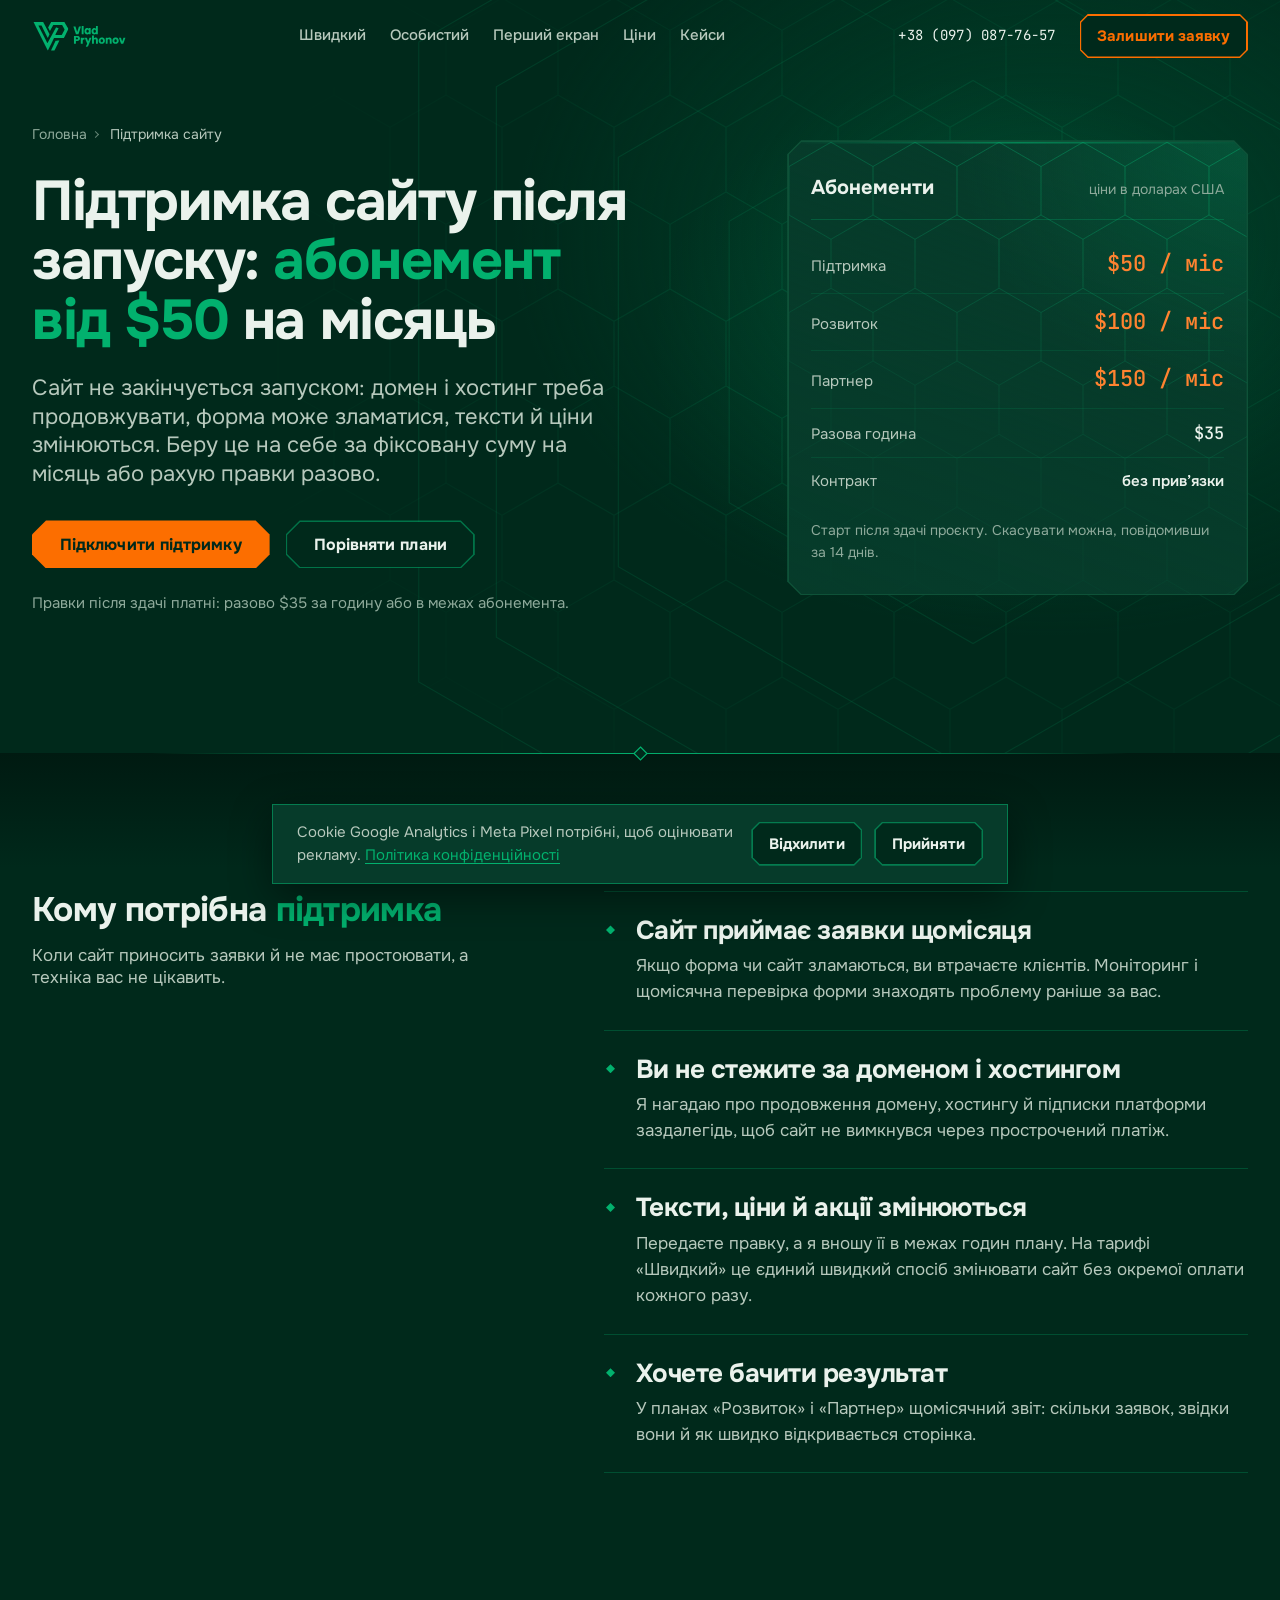
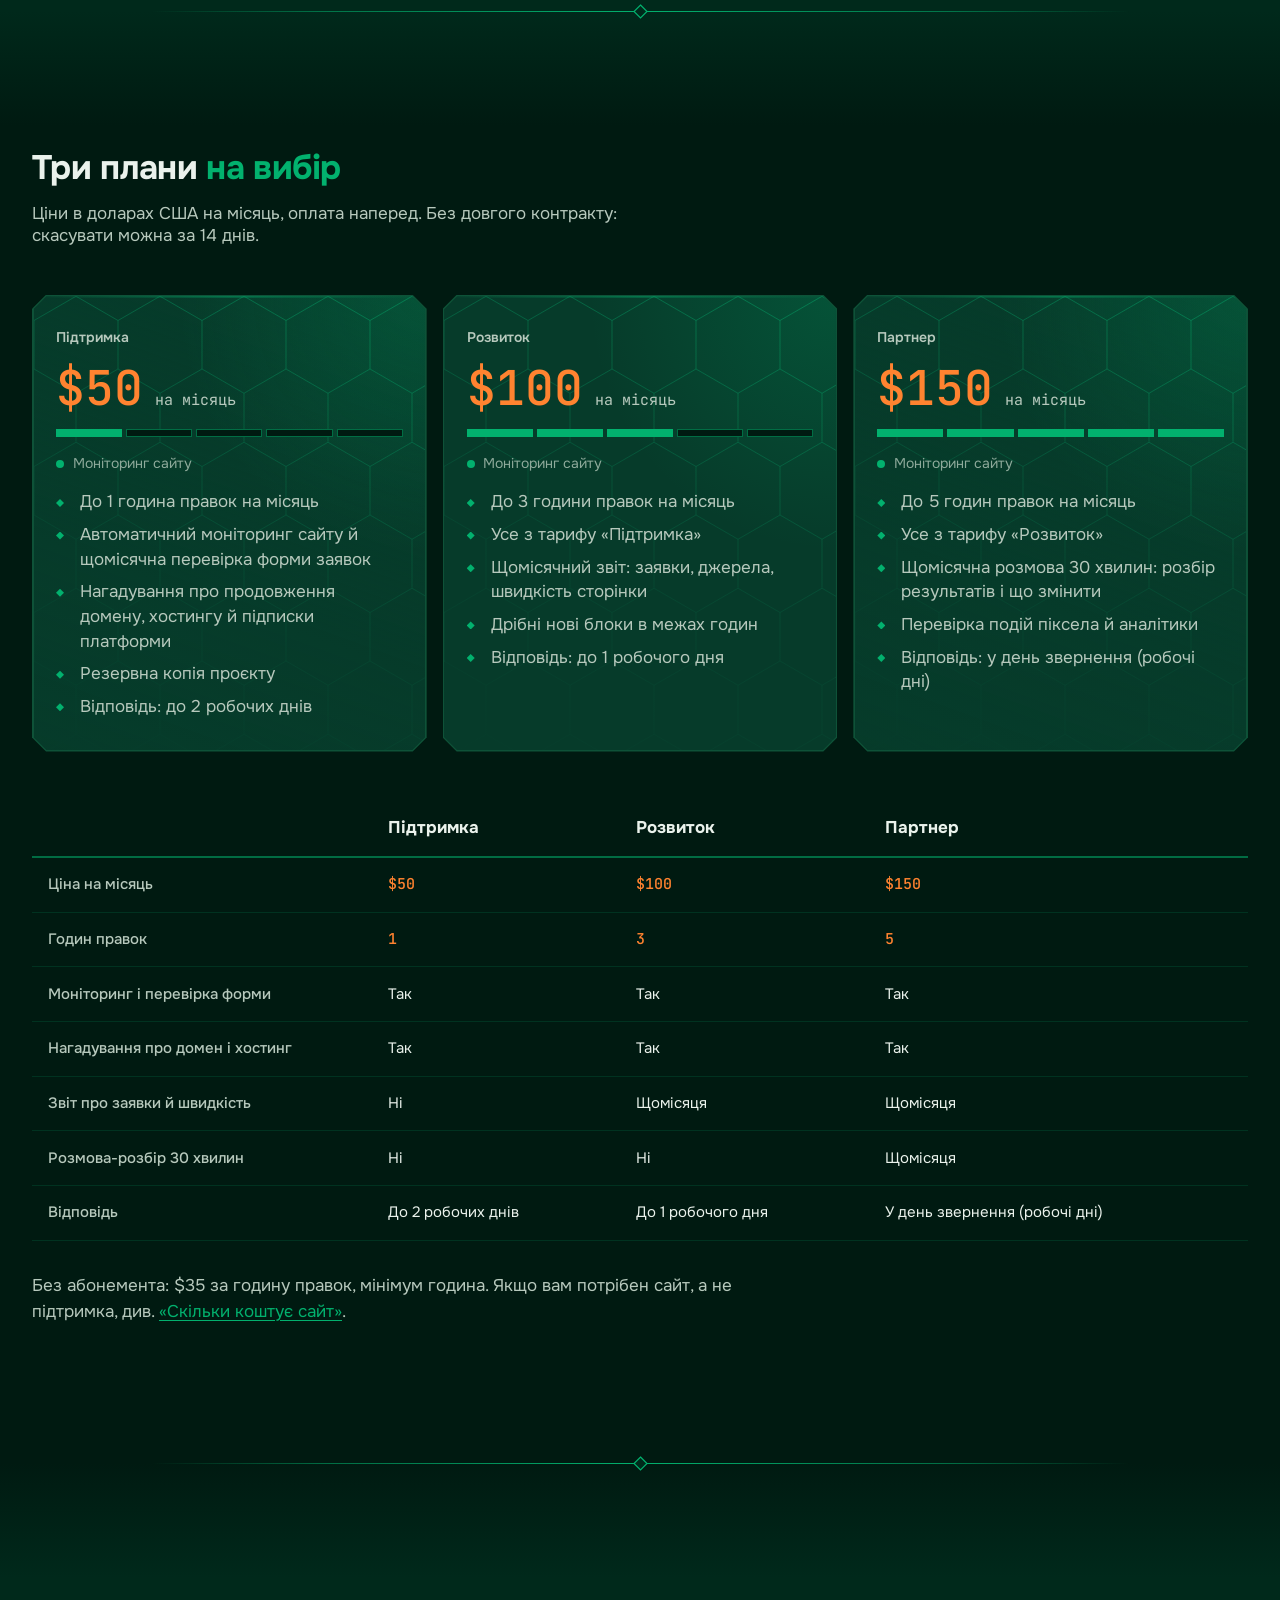
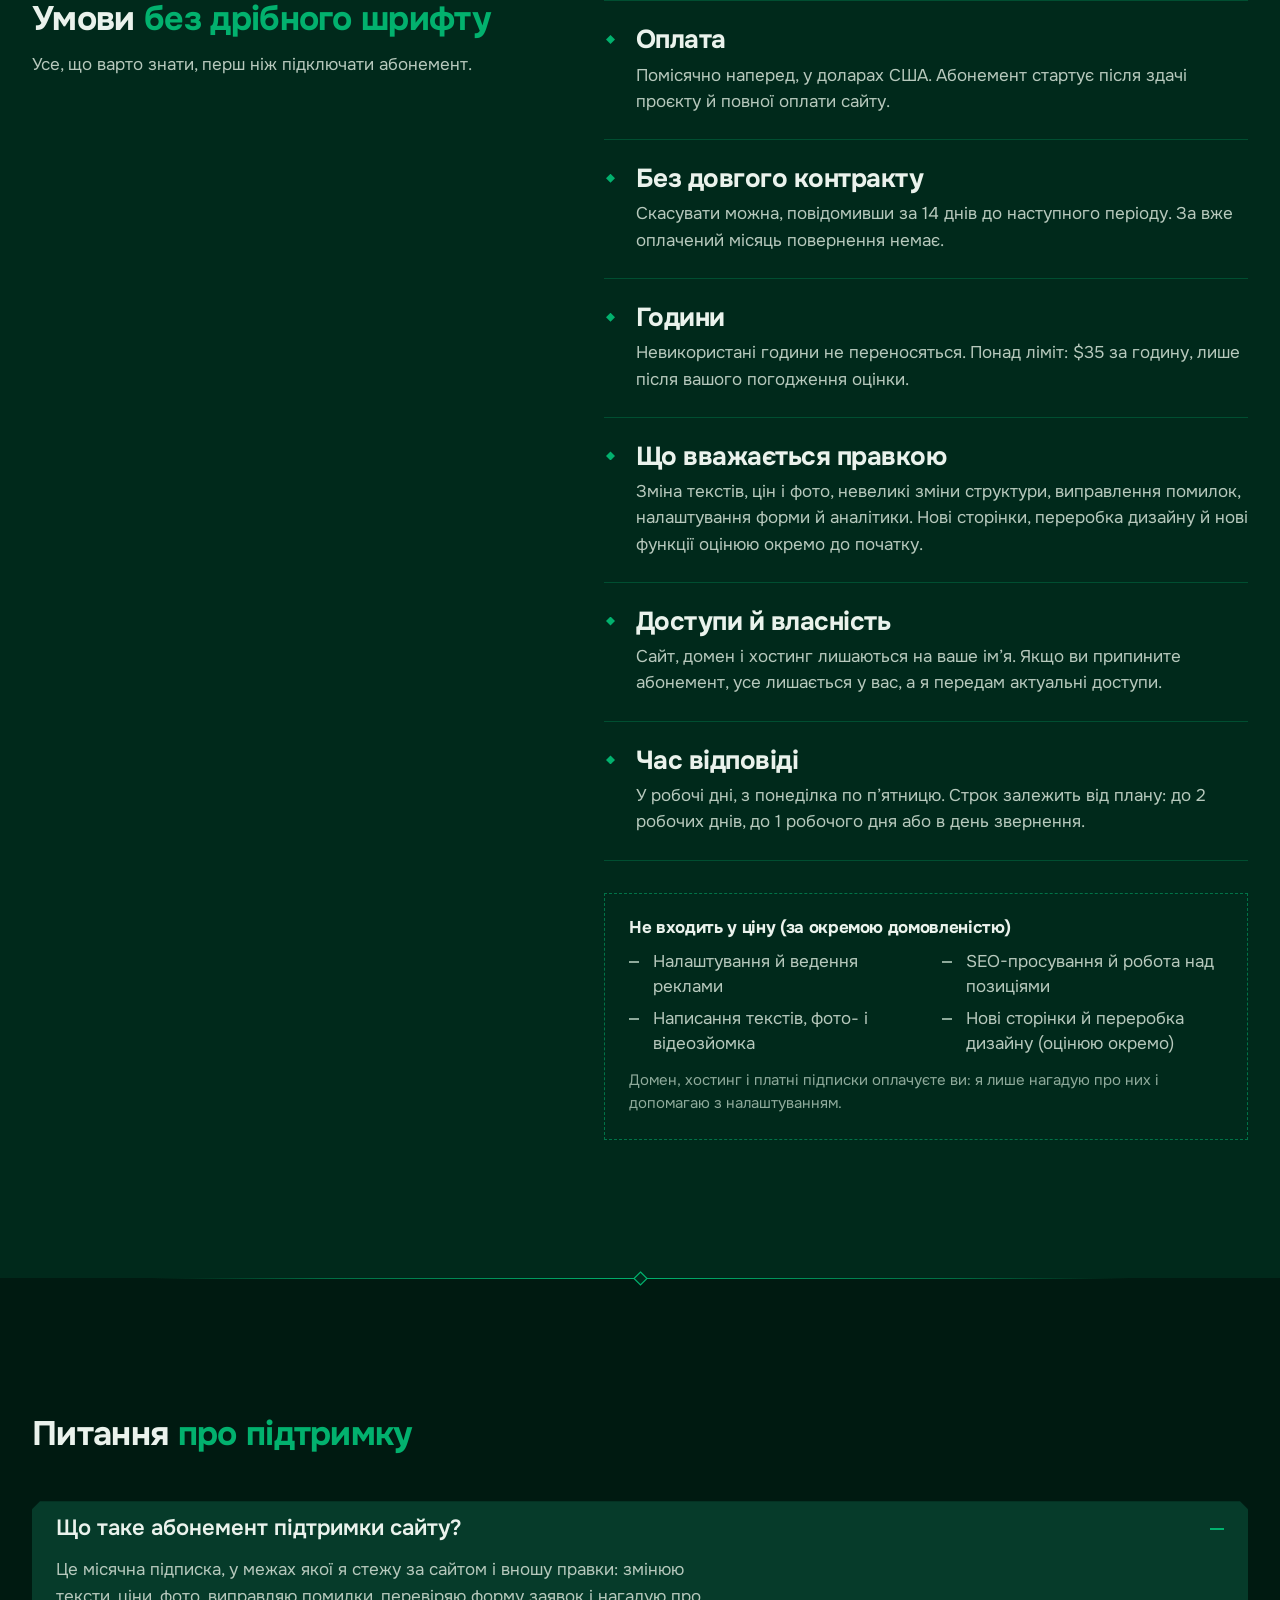
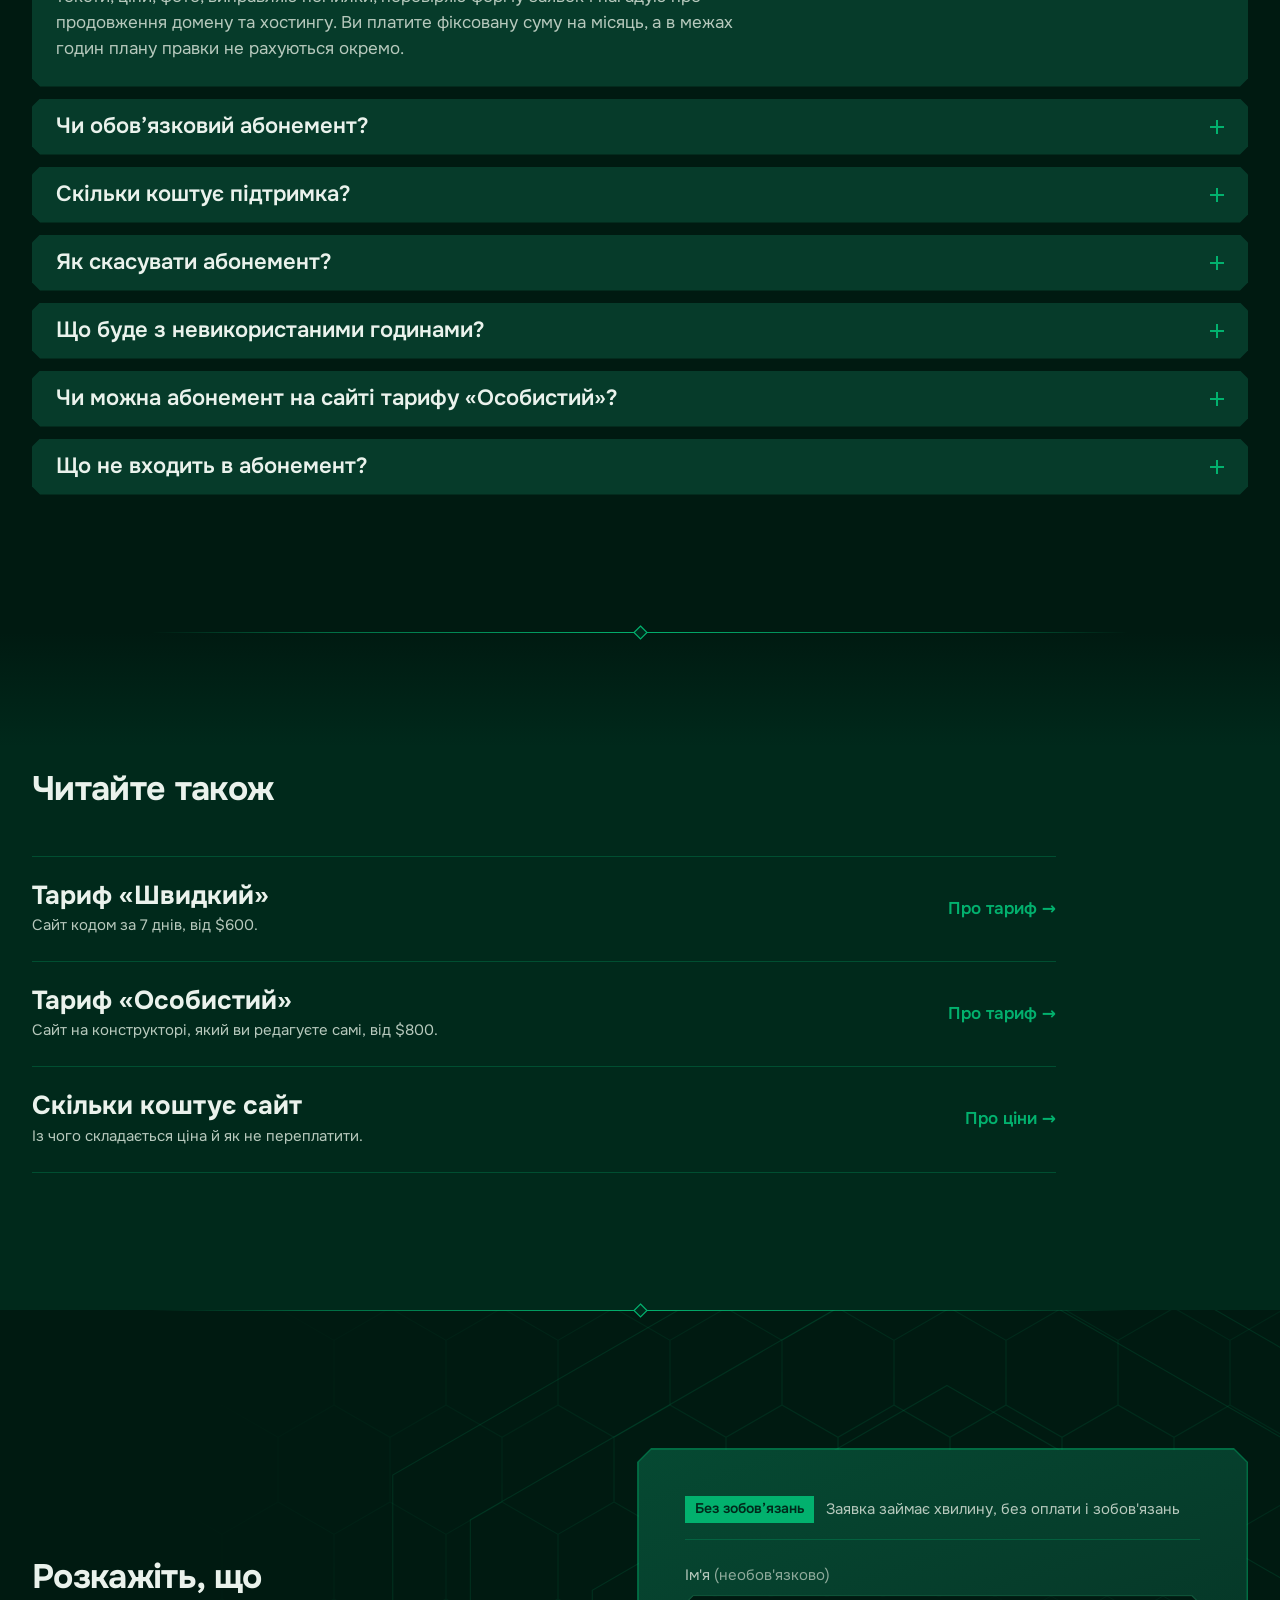
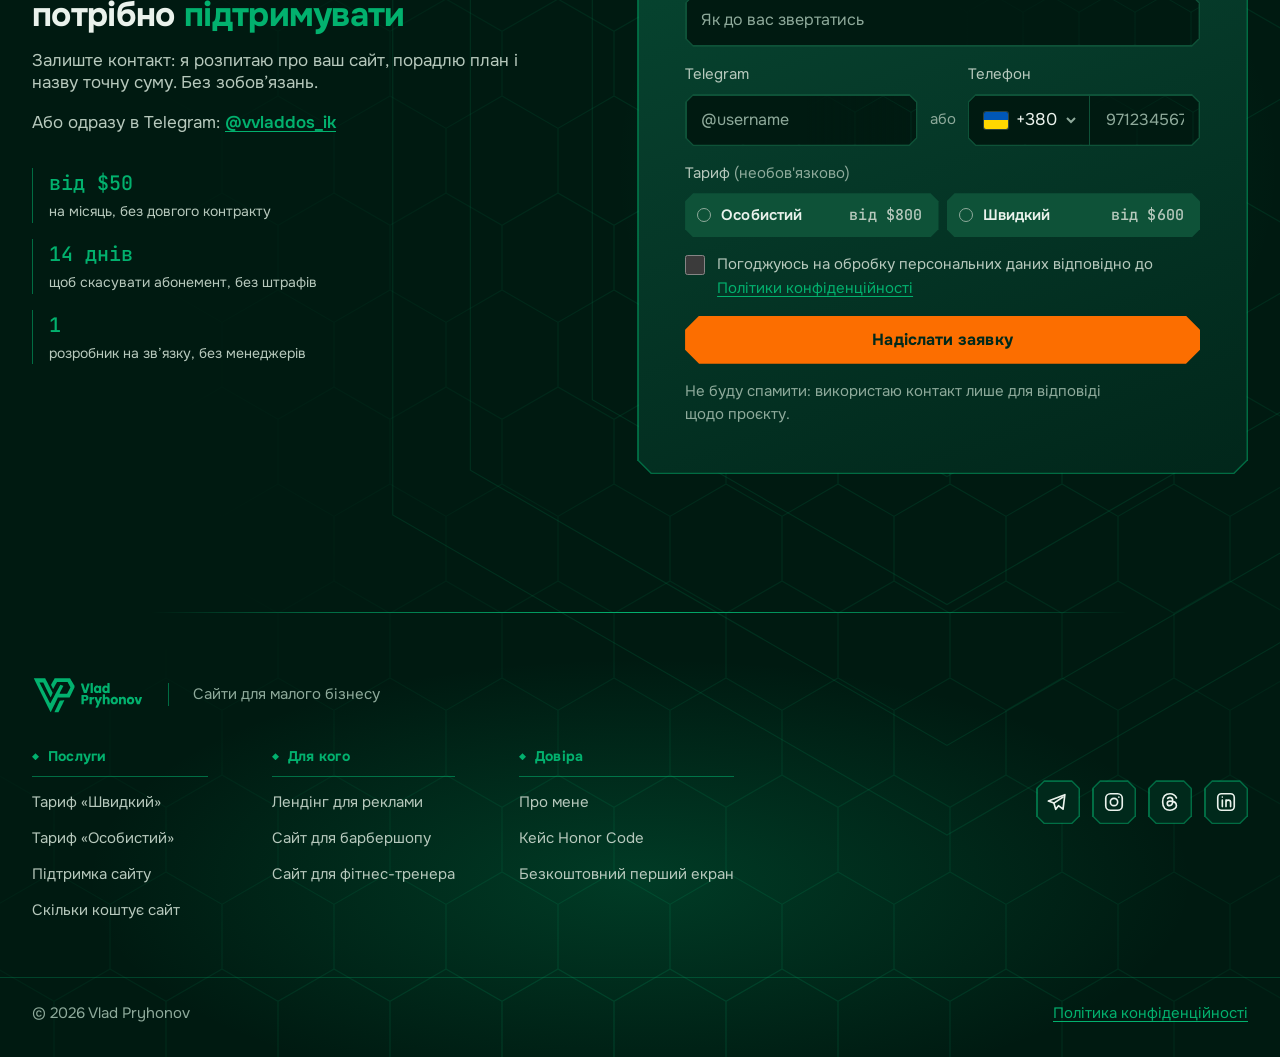
<file: pidtrymka-saitu/index.html>
<!DOCTYPE html>
<html lang="uk">
<head>
<meta charset="UTF-8">
<meta http-equiv="Content-Security-Policy" content="default-src 'none'; script-src 'self' https://www.googletagmanager.com https://connect.facebook.net; style-src 'self' 'unsafe-inline'; img-src 'self' data: https://*.google-analytics.com https://*.googletagmanager.com https://www.facebook.com; font-src 'self'; connect-src 'self' https://script.google.com https://script.googleusercontent.com https://*.google-analytics.com https://*.analytics.google.com https://*.googletagmanager.com https://www.facebook.com https://connect.facebook.net; frame-src https://www.youtube-nocookie.com; manifest-src 'self'; object-src 'none'; base-uri 'self'; form-action 'self'">
<meta name="referrer" content="strict-origin-when-cross-origin">
<meta name="viewport" content="width=device-width, initial-scale=1">
<title>Підтримка сайту: абонемент від $50/міс – Vlad Pryhonov</title>
<meta name="description" content="Щомісячна підтримка сайту: правки, моніторинг, нагадування про домен і хостинг, звіт про заявки. Абонемент від $50 на місяць, скасувати можна за 14 днів.">
<link rel="canonical" href="https://pryhonov.com/pidtrymka-saitu/">
<meta name="theme-color" content="#00291B">
<meta name="robots" content="index, follow, max-image-preview:large, max-snippet:-1, max-video-preview:-1">
<meta name="author" content="Vlad Pryhonov">
<link rel="icon" href="/favicon.ico" sizes="48x48">
<link rel="icon" type="image/png" href="/img/favicon.png" sizes="64x64">
<link rel="icon" type="image/png" href="/img/icon-192.png" sizes="192x192">
<link rel="apple-touch-icon" href="/apple-touch-icon.png">
<link rel="manifest" href="/site.webmanifest">
<meta property="og:type" content="website">
<meta property="og:locale" content="uk_UA">
<meta property="og:site_name" content="Vlad Pryhonov">
<meta property="og:title" content="Підтримка сайту після запуску: абонемент від $50 на місяць">
<meta property="og:description" content="Правки, моніторинг, нагадування про домен і хостинг, звіт про заявки. Абонемент від $50 на місяць, без довгого контракту.">
<meta property="og:url" content="https://pryhonov.com/pidtrymka-saitu/">
<meta property="og:image" content="https://pryhonov.com/img/og-pidtrymka-1.jpg">
<meta property="og:image:width" content="1200">
<meta property="og:image:height" content="630">
<meta property="og:image:alt" content="Підтримка сайту: абонемент від $50 на місяць, Влад Пригонов">
<meta property="og:image:type" content="image/jpeg">
<meta name="twitter:card" content="summary_large_image">
<meta name="twitter:title" content="Підтримка сайту після запуску: абонемент від $50 на місяць">
<meta name="twitter:description" content="Правки, моніторинг, нагадування про домен і хостинг, звіт про заявки. Абонемент від $50 на місяць, без довгого контракту.">
<meta name="twitter:image" content="https://pryhonov.com/img/og-pidtrymka-1.jpg">
<script src="/js/boot.js"></script>
<link rel="preload" as="font" type="font/woff2" href="/fonts/onest-400-cyrillic.woff2" crossorigin>
<link rel="stylesheet" href="/css/fonts.css?v=20261121c">
<link rel="stylesheet" href="/css/tokens.css?v=20261121c">
<link rel="stylesheet" href="/css/base.css?v=20261121c">
<link rel="stylesheet" href="/css/components.css?v=20261121c">
<link rel="stylesheet" href="/css/header.css?v=20261121c">
<link rel="stylesheet" href="/css/case.css?v=20261121c">
<link rel="stylesheet" href="/css/sections.css?v=20261121c">
<link rel="stylesheet" href="/css/process.css?v=20261121c">
<link rel="stylesheet" href="/css/pages.css?v=20261121c">
<script type="application/ld+json">
{
  "@context": "https://schema.org",
  "@graph": [
    {
      "@type": "WebPage",
      "@id": "https://pryhonov.com/pidtrymka-saitu/#webpage",
      "url": "https://pryhonov.com/pidtrymka-saitu/",
      "name": "Підтримка сайту: абонемент від $50/міс – Vlad Pryhonov",
      "description": "Щомісячна підтримка сайту: правки, моніторинг, нагадування про домен і хостинг, звіт про заявки. Абонемент від $50 на місяць, скасувати можна за 14 днів.",
      "inLanguage": "uk",
      "isPartOf": {
        "@id": "https://pryhonov.com/#website"
      },
      "about": {
        "@id": "https://pryhonov.com/pidtrymka-saitu/#service"
      },
      "breadcrumb": {
        "@id": "https://pryhonov.com/pidtrymka-saitu/#breadcrumb"
      },
      "datePublished": "2026-11-20",
      "dateModified": "2026-11-20",
      "primaryImageOfPage": {
        "@type": "ImageObject",
        "url": "https://pryhonov.com/img/og-pidtrymka-1.jpg",
        "width": 1200,
        "height": 630
      }
    },
    {
      "@type": "BreadcrumbList",
      "@id": "https://pryhonov.com/pidtrymka-saitu/#breadcrumb",
      "itemListElement": [
        {
          "@type": "ListItem",
          "position": 1,
          "name": "Головна",
          "item": "https://pryhonov.com/"
        },
        {
          "@type": "ListItem",
          "position": 2,
          "name": "Підтримка сайту",
          "item": "https://pryhonov.com/pidtrymka-saitu/"
        }
      ]
    },
    {
      "@type": "Service",
      "@id": "https://pryhonov.com/pidtrymka-saitu/#service",
      "name": "Підтримка сайту (абонемент)",
      "serviceType": "Технічна підтримка й обслуговування сайтів",
      "description": "Щомісячна підтримка сайту: правки, моніторинг, нагадування про домен і хостинг, звіт про заявки. Абонемент від $50 на місяць, скасувати можна за 14 днів.",
      "provider": {
        "@id": "https://pryhonov.com/#service"
      },
      "areaServed": {
        "@type": "Country",
        "name": "Україна"
      },
      "url": "https://pryhonov.com/pidtrymka-saitu/",
      "offers": [
        {
          "@type": "Offer",
          "name": "Підтримка сайту: план «Підтримка»",
          "priceCurrency": "USD",
          "price": "50",
          "url": "https://pryhonov.com/pidtrymka-saitu/",
          "priceSpecification": {
            "@type": "UnitPriceSpecification",
            "price": 50,
            "priceCurrency": "USD",
            "unitCode": "MON",
            "referenceQuantity": {
              "@type": "QuantitativeValue",
              "value": 1,
              "unitCode": "MON"
            }
          }
        },
        {
          "@type": "Offer",
          "name": "Підтримка сайту: план «Розвиток»",
          "priceCurrency": "USD",
          "price": "100",
          "url": "https://pryhonov.com/pidtrymka-saitu/",
          "priceSpecification": {
            "@type": "UnitPriceSpecification",
            "price": 100,
            "priceCurrency": "USD",
            "unitCode": "MON",
            "referenceQuantity": {
              "@type": "QuantitativeValue",
              "value": 1,
              "unitCode": "MON"
            }
          }
        },
        {
          "@type": "Offer",
          "name": "Підтримка сайту: план «Партнер»",
          "priceCurrency": "USD",
          "price": "150",
          "url": "https://pryhonov.com/pidtrymka-saitu/",
          "priceSpecification": {
            "@type": "UnitPriceSpecification",
            "price": 150,
            "priceCurrency": "USD",
            "unitCode": "MON",
            "referenceQuantity": {
              "@type": "QuantitativeValue",
              "value": 1,
              "unitCode": "MON"
            }
          }
        }
      ]
    },
    {
      "@type": "FAQPage",
      "@id": "https://pryhonov.com/pidtrymka-saitu/#faq",
      "inLanguage": "uk",
      "mainEntity": [
        {
          "@type": "Question",
          "name": "Що таке абонемент підтримки сайту?",
          "acceptedAnswer": {
            "@type": "Answer",
            "text": "Це місячна підписка, у межах якої я стежу за сайтом і вношу правки: змінюю тексти, ціни, фото, виправляю помилки, перевіряю форму заявок і нагадую про продовження домену та хостингу. Ви платите фіксовану суму на місяць, а в межах годин плану правки не рахуються окремо."
          }
        },
        {
          "@type": "Question",
          "name": "Чи обов’язковий абонемент?",
          "acceptedAnswer": {
            "@type": "Answer",
            "text": "Ні. Без абонемента правки після здачі платні разово: $35 за годину, мінімум година. Абонемент вигідніший, коли правки потрібні щомісяця."
          }
        },
        {
          "@type": "Question",
          "name": "Скільки коштує підтримка?",
          "acceptedAnswer": {
            "@type": "Answer",
            "text": "«Підтримка»: $50 на місяць (1 година правок), «Розвиток»: $100 на місяць (3 години правок), «Партнер»: $150 на місяць (5 годин правок). Ціни в доларах США."
          }
        },
        {
          "@type": "Question",
          "name": "Як скасувати абонемент?",
          "acceptedAnswer": {
            "@type": "Answer",
            "text": "Повідомте мене за 14 днів до наступного періоду, і він не продовжиться. Контракт на довгий термін не підписується. За вже оплачений місяць повернення немає, а сайт, домен і хостинг лишаються у вас."
          }
        },
        {
          "@type": "Question",
          "name": "Що буде з невикористаними годинами?",
          "acceptedAnswer": {
            "@type": "Answer",
            "text": "Вони не переносяться на наступний місяць. Якщо годин не вистачило, додаткова година коштує $35, і я називаю оцінку до початку роботи."
          }
        },
        {
          "@type": "Question",
          "name": "Чи можна абонемент на сайті тарифу «Особистий»?",
          "acceptedAnswer": {
            "@type": "Answer",
            "text": "Так. На «Особистому» ви самі редагуєте сайт, тому зазвичай достатньо плану «Підтримка»: моніторинг, нагадування про платіжні дати й година допомоги на місяць. На «Швидкому» правки після здачі роблю я, тож частіше підійде «Розвиток»."
          }
        },
        {
          "@type": "Question",
          "name": "Що не входить в абонемент?",
          "acceptedAnswer": {
            "@type": "Answer",
            "text": "Налаштування й ведення реклами, SEO-просування, написання текстів і зйомка, нові сторінки та переробка дизайну: це окремі роботи, які я оцінюю до початку. Домен, хостинг і підписки платформ оплачуєте ви."
          }
        }
      ]
    }
  ]
}
</script>
</head>
<body>
<a class="skip-link" href="#main">Перейти до вмісту</a>

<header class="site-header" id="header">
  <div class="wrap site-header__bar">
    <a class="brand" href="/" aria-label="Vlad Pryhonov: на головну"><img src="/img/logo.svg" alt="Vlad Pryhonov" width="99" height="34"></a>
    <nav class="site-nav" aria-label="Основна навігація"><a href="/shvydkyi-tarif/">Швидкий</a><a href="/osobystyi-tarif/">Особистий</a><a href="/pershyi-ekran/">Перший екран</a><a href="/skilky-koshtuye-sait/">Ціни</a><a href="/keis-honor-code/">Кейси</a></nav>
    <a class="site-phone" href="tel:+380970877657">+38 (097) 087-76-57</a>
    <a class="btn btn--outline-orange btn--sm site-cta" href="#contact" data-track="cta_header" aria-label="Залишити заявку"><span class="site-cta__full">Залишити заявку</span><span class="site-cta__short">Заявка</span></a>
    <button class="burger" type="button" id="burger" aria-expanded="false" aria-controls="mobileMenu" aria-label="Відкрити меню"><span></span></button>
  </div>
  <div class="mobile-menu" id="mobileMenu" hidden><a href="/shvydkyi-tarif/">Швидкий</a><a href="/osobystyi-tarif/">Особистий</a><a href="/pershyi-ekran/">Перший екран</a><a href="/skilky-koshtuye-sait/">Ціни</a><a href="/keis-honor-code/">Кейси</a><a href="/pidtrymka-saitu/" aria-current="page">Підтримка сайту</a><a href="/pro-mene/">Про мене</a><a class="mobile-menu__phone" href="tel:+380970877657">+38 (097) 087-76-57</a></div>
</header>

<main id="main">
<section class="phero" aria-labelledby="h1">
  <div class="pbg" aria-hidden="true">
    <span class="finale__lattice"></span>
    <svg class="finale__ripples" viewBox="0 0 1000 1000" focusable="false">
      <polygon points="500,370 612.6,435 612.6,565 500,630 387.4,565 387.4,435"/>
      <polygon points="500,280 690.5,390 690.5,610 500,720 309.5,610 309.5,390"/>
      <polygon points="500,180 777.1,340 777.1,660 500,820 222.9,660 222.9,340"/>
      <polygon points="500,70 872.4,285 872.4,715 500,930 127.6,715 127.6,285"/>
      <polygon points="500,0 933,250 933,750 500,1000 67,750 67,250"/>
    </svg>
    <span class="finale__glow finale__glow--a"></span>
  </div>
  <div class="wrap phero__grid">
    <div class="reveal">
      <ol class="crumbs" aria-label="Навігація по сторінці"><li><a href="/">Головна</a></li><li><span aria-current="page">Підтримка сайту</span></li></ol>
      <h1 class="ptitle" id="h1">Підтримка сайту після запуску: <em>абонемент від $50</em> на місяць</h1>
      <p class="plead">Сайт не закінчується запуском: домен і хостинг треба продовжувати, форма може зламатися, тексти й ціни змінюються. Беру це на себе за фіксовану суму на місяць або рахую правки разово.</p>
      <div class="pactions"><a class="btn btn--primary" href="#contact" data-track="cta_support">Підключити підтримку</a><a class="btn btn--ghost" href="#plans">Порівняти плани</a></div>
      <p class="pnote">Правки після здачі платні: разово $35 за годину або в межах абонемента.</p>
    </div>
    <aside class="spec chamfer reveal" aria-label="Специфікація">
      <div class="spec__head"><b>Абонементи</b><span>ціни в доларах США</span></div>
      <dl class="spec__rows"><div><dt>Підтримка</dt><dd class="is-price">$50 / міс</dd></div><div><dt>Розвиток</dt><dd class="is-price">$100 / міс</dd></div><div><dt>Партнер</dt><dd class="is-price">$150 / міс</dd></div><div><dt>Разова година</dt><dd>$35</dd></div><div><dt>Контракт</dt><dd class="is-text">без прив’язки</dd></div></dl>
      <p class="spec__note">Старт після здачі проєкту. Скасувати можна, повідомивши за 14 днів.</p>
    </aside>
  </div>
</section>

<section class="section psec" id="who" aria-labelledby="who-title">
  <div class="wrap">
    <div class="split">
    <header class="section-head reveal"><h2 id="who-title">Кому потрібна <em>підтримка</em></h2><p class="section-head__lead">Коли сайт приносить заявки й не має простоювати, а техніка вас не цікавить.</p></header>
      <div class="split__body reveal"><div class="rows"><article class="row"><h3>Сайт приймає заявки щомісяця</h3><p>Якщо форма чи сайт зламаються, ви втрачаєте клієнтів. Моніторинг і щомісячна перевірка форми знаходять проблему раніше за вас.</p></article><article class="row"><h3>Ви не стежите за доменом і хостингом</h3><p>Я нагадаю про продовження домену, хостингу й підписки платформи заздалегідь, щоб сайт не вимкнувся через прострочений платіж.</p></article><article class="row"><h3>Тексти, ціни й акції змінюються</h3><p>Передаєте правку, а я вношу її в межах годин плану. На тарифі «Швидкий» це єдиний швидкий спосіб змінювати сайт без окремої оплати кожного разу.</p></article><article class="row"><h3>Хочете бачити результат</h3><p>У планах «Розвиток» і «Партнер» щомісячний звіт: скільки заявок, звідки вони й як швидко відкривається сторінка.</p></article></div></div>
    </div>
  </div>
</section>

<section class="section psec section--deep" id="plans" aria-labelledby="plans-title">
  <div class="wrap">
    <header class="section-head reveal"><h2 id="plans-title">Три плани <em>на вибір</em></h2><p class="section-head__lead">Ціни в доларах США на місяць, оплата наперед. Без довгого контракту: скасувати можна за 14 днів.</p></header>
    <div class="pgrid pgrid--3 reveal"><article class="ptile chamfer"><span class="ptile__label">Підтримка</span><div class="ptile__price"><b>$50</b><span>на місяць</span></div><div class="hours" role="img" aria-label="1 з 5 годин правок на місяць"><i class="on"></i><i class=""></i><i class=""></i><i class=""></i><i class=""></i></div><p class="ping"><i></i>Моніторинг сайту</p><ul><li>До 1 година правок на місяць</li><li>Автоматичний моніторинг сайту й щомісячна перевірка форми заявок</li><li>Нагадування про продовження домену, хостингу й підписки платформи</li><li>Резервна копія проєкту</li><li>Відповідь: до 2 робочих днів</li></ul></article><article class="ptile chamfer"><span class="ptile__label">Розвиток</span><div class="ptile__price"><b>$100</b><span>на місяць</span></div><div class="hours" role="img" aria-label="3 з 5 годин правок на місяць"><i class="on"></i><i class="on"></i><i class="on"></i><i class=""></i><i class=""></i></div><p class="ping"><i></i>Моніторинг сайту</p><ul><li>До 3 години правок на місяць</li><li>Усе з тарифу «Підтримка»</li><li>Щомісячний звіт: заявки, джерела, швидкість сторінки</li><li>Дрібні нові блоки в межах годин</li><li>Відповідь: до 1 робочого дня</li></ul></article><article class="ptile chamfer"><span class="ptile__label">Партнер</span><div class="ptile__price"><b>$150</b><span>на місяць</span></div><div class="hours" role="img" aria-label="5 з 5 годин правок на місяць"><i class="on"></i><i class="on"></i><i class="on"></i><i class="on"></i><i class="on"></i></div><p class="ping"><i></i>Моніторинг сайту</p><ul><li>До 5 годин правок на місяць</li><li>Усе з тарифу «Розвиток»</li><li>Щомісячна розмова 30 хвилин: розбір результатів і що змінити</li><li>Перевірка подій піксела й аналітики</li><li>Відповідь: у день звернення (робочі дні)</li></ul></article></div>
    <div class="reveal">
    <table class="cmp">
      <thead><tr><th scope="col"><span class="sr-only">Параметр</span></th><th scope="col">Підтримка</th><th scope="col">Розвиток</th><th scope="col">Партнер</th></tr></thead>
      <tbody><tr><th scope="row">Ціна на місяць</th><td class="num" data-label="Підтримка">$50</td><td class="num" data-label="Розвиток">$100</td><td class="num" data-label="Партнер">$150</td></tr><tr><th scope="row">Годин правок</th><td class="num" data-label="Підтримка">1</td><td class="num" data-label="Розвиток">3</td><td class="num" data-label="Партнер">5</td></tr><tr><th scope="row">Моніторинг і перевірка форми</th><td data-label="Підтримка">Так</td><td data-label="Розвиток">Так</td><td data-label="Партнер">Так</td></tr><tr><th scope="row">Нагадування про домен і хостинг</th><td data-label="Підтримка">Так</td><td data-label="Розвиток">Так</td><td data-label="Партнер">Так</td></tr><tr><th scope="row">Звіт про заявки й швидкість</th><td data-label="Підтримка">Ні</td><td data-label="Розвиток">Щомісяця</td><td data-label="Партнер">Щомісяця</td></tr><tr><th scope="row">Розмова-розбір 30 хвилин</th><td data-label="Підтримка">Ні</td><td data-label="Розвиток">Ні</td><td data-label="Партнер">Щомісяця</td></tr><tr><th scope="row">Відповідь</th><td data-label="Підтримка">До 2 робочих днів</td><td data-label="Розвиток">До 1 робочого дня</td><td data-label="Партнер">У день звернення (робочі дні)</td></tr></tbody>
    </table>
    </div>
    <p class="paynote reveal">Без абонемента: $35 за годину правок, мінімум година. Якщо вам потрібен сайт, а не підтримка, див. <a class="plink" href="/skilky-koshtuye-sait/">«Скільки коштує сайт»</a>.</p>
  </div>
</section>

<section class="section psec" id="terms" aria-labelledby="terms-title">
  <div class="wrap">
    <div class="split">
    <header class="section-head reveal"><h2 id="terms-title">Умови <em>без дрібного шрифту</em></h2><p class="section-head__lead">Усе, що варто знати, перш ніж підключати абонемент.</p></header>
      <div class="split__body reveal"><div class="rows"><article class="row"><h3>Оплата</h3><p>Помісячно наперед, у доларах США. Абонемент стартує після здачі проєкту й повної оплати сайту.</p></article><article class="row"><h3>Без довгого контракту</h3><p>Скасувати можна, повідомивши за 14 днів до наступного періоду. За вже оплачений місяць повернення немає.</p></article><article class="row"><h3>Години</h3><p>Невикористані години не переносяться. Понад ліміт: $35 за годину, лише після вашого погодження оцінки.</p></article><article class="row"><h3>Що вважається правкою</h3><p>Зміна текстів, цін і фото, невеликі зміни структури, виправлення помилок, налаштування форми й аналітики. Нові сторінки, переробка дизайну й нові функції оцінюю окремо до початку.</p></article><article class="row"><h3>Доступи й власність</h3><p>Сайт, домен і хостинг лишаються на ваше ім’я. Якщо ви припините абонемент, усе лишається у вас, а я передам актуальні доступи.</p></article><article class="row"><h3>Час відповіді</h3><p>У робочі дні, з понеділка по п’ятницю. Строк залежить від плану: до 2 робочих днів, до 1 робочого дня або в день звернення.</p></article></div>    <div class="notin reveal">
      <h3>Не входить у ціну (за окремою домовленістю)</h3>
      <ul><li>Налаштування й ведення реклами</li><li>SEO-просування й робота над позиціями</li><li>Написання текстів, фото- і відеозйомка</li><li>Нові сторінки й переробка дизайну (оцінюю окремо)</li></ul>
      <p>Домен, хостинг і платні підписки оплачуєте ви: я лише нагадую про них і допомагаю з налаштуванням.</p>
    </div></div>
    </div>
  </div>
</section>

<section class="section psec section--deep" id="faq" aria-labelledby="faq-title">
  <div class="wrap">
    <header class="section-head reveal"><h2 id="faq-title">Питання <em>про підтримку</em></h2></header>
    <div class="faq__list reveal">
      <details name="faq" class="qa chamfer chamfer-sm" open>
        <summary>Що таке абонемент підтримки сайту?</summary>
        <p>Це місячна підписка, у межах якої я стежу за сайтом і вношу правки: змінюю тексти, ціни, фото, виправляю помилки, перевіряю форму заявок і нагадую про продовження домену та хостингу. Ви платите фіксовану суму на місяць, а в межах годин плану правки не рахуються окремо.</p>
      </details>
      <details name="faq" class="qa chamfer chamfer-sm">
        <summary>Чи обов’язковий абонемент?</summary>
        <p>Ні. Без абонемента правки після здачі платні разово: $35 за годину, мінімум година. Абонемент вигідніший, коли правки потрібні щомісяця.</p>
      </details>
      <details name="faq" class="qa chamfer chamfer-sm">
        <summary>Скільки коштує підтримка?</summary>
        <p>«Підтримка»: $50 на місяць (1 година правок), «Розвиток»: $100 на місяць (3 години правок), «Партнер»: $150 на місяць (5 годин правок). Ціни в доларах США.</p>
      </details>
      <details name="faq" class="qa chamfer chamfer-sm">
        <summary>Як скасувати абонемент?</summary>
        <p>Повідомте мене за 14 днів до наступного періоду, і він не продовжиться. Контракт на довгий термін не підписується. За вже оплачений місяць повернення немає, а сайт, домен і хостинг лишаються у вас.</p>
      </details>
      <details name="faq" class="qa chamfer chamfer-sm">
        <summary>Що буде з невикористаними годинами?</summary>
        <p>Вони не переносяться на наступний місяць. Якщо годин не вистачило, додаткова година коштує $35, і я називаю оцінку до початку роботи.</p>
      </details>
      <details name="faq" class="qa chamfer chamfer-sm">
        <summary>Чи можна абонемент на сайті тарифу «Особистий»?</summary>
        <p>Так. На «Особистому» ви самі редагуєте сайт, тому зазвичай достатньо плану «Підтримка»: моніторинг, нагадування про платіжні дати й година допомоги на місяць. На «Швидкому» правки після здачі роблю я, тож частіше підійде «Розвиток».</p>
      </details>
      <details name="faq" class="qa chamfer chamfer-sm">
        <summary>Що не входить в абонемент?</summary>
        <p>Налаштування й ведення реклами, SEO-просування, написання текстів і зйомка, нові сторінки та переробка дизайну: це окремі роботи, які я оцінюю до початку. Домен, хостинг і підписки платформ оплачуєте ви.</p>
      </details>
    </div>
  </div>
</section>

<section class="section psec" aria-labelledby="rel-title">
  <div class="wrap">
    <header class="section-head reveal"><h2 id="rel-title">Читайте також</h2></header>
    <nav class="related reveal" aria-label="Пов'язані сторінки"><a href="/shvydkyi-tarif/"><b>Тариф «Швидкий»</b><span>Сайт кодом за 7 днів, від $600.</span><em>Про тариф →</em></a><a href="/osobystyi-tarif/"><b>Тариф «Особистий»</b><span>Сайт на конструкторі, який ви редагуєте самі, від $800.</span><em>Про тариф →</em></a><a href="/skilky-koshtuye-sait/"><b>Скільки коштує сайт</b><span>Із чого складається ціна й як не переплатити.</span><em>Про ціни →</em></a></nav>
  </div>
</section>

<section class="section section--deep" id="contact" aria-labelledby="contact-title">
    <!-- Спільний «грандіозний» фон останнього блоку й підвалу: решітка, концентричні гексагони-«сигнал», світіння -->
    <div class="finale__bg" aria-hidden="true">
      <span class="finale__lattice"></span>
      <svg class="finale__ripples" viewBox="0 0 1000 1000" focusable="false">
        <polygon points="500,370 612.6,435 612.6,565 500,630 387.4,565 387.4,435"/>
        <polygon points="500,280 690.5,390 690.5,610 500,720 309.5,610 309.5,390"/>
        <polygon points="500,180 777.1,340 777.1,660 500,820 222.9,660 222.9,340"/>
        <polygon points="500,70 872.4,285 872.4,715 500,930 127.6,715 127.6,285"/>
        <polygon points="500,0 933,250 933,750 500,1000 67,750 67,250"/>
      </svg>
      <span class="finale__glow finale__glow--a"></span>
      <span class="finale__glow finale__glow--b"></span>
    </div>
    <div class="wrap contact">
      <div class="contact__copy reveal">
        <h2 id="contact-title">Розкажіть, що потрібно <em>підтримувати</em></h2>
        <p class="contact__lead">Залиште контакт: я розпитаю про ваш сайт, порадлю план і назву точну суму. Без зобов’язань.</p>
        <p class="contact__direct">Або одразу в Telegram: <a href="https://t.me/vvladdos_ik" target="_blank" rel="noopener" data-track="telegram_click">@vvladdos_ik</a></p>
        <ul class="contact__facts"><li><b>від $50</b><span>на місяць, без довгого контракту</span></li><li><b>14 днів</b><span>щоб скасувати абонемент, без штрафів</span></li><li><b>1</b><span>розробник на зв’язку, без менеджерів</span></li></ul>
      </div>

      <div class="formwrap reveal">
        <div class="formcard chamfer">
          <div class="formcard__head"><span class="formcard__badge">Без зобов’язань</span><p>Заявка займає хвилину, без оплати і зобов'язань</p></div>
          <form id="leadForm" novalidate>
            <div class="field">
              <label for="fName">Ім'я <span class="opt">(необов'язково)</span></label>
              <div class="control">
                <input id="fName" name="name" autocomplete="given-name" placeholder="Як до вас звертатись">
              </div>
            </div>
            <!-- Контакт: на мобільному перемикач «Telegram | Телефон» показує одне поле (js/site.js, data-mode); від 760 px обидва поля поруч з «або» -->
            <div class="contact-pair" id="contactPair" data-mode="tg">
              <div class="cswitch" role="group" aria-label="Як з вами зв'язатись">
                <span class="cswitch__lbl">Як з вами зв'язатись?</span>
                <div class="cswitch__track">
                  <button type="button" class="cswitch__btn" data-cmode="tg" aria-pressed="true">Telegram</button>
                  <button type="button" class="cswitch__btn" data-cmode="ph" aria-pressed="false">Телефон</button>
                </div>
              </div>
              <div class="field field--tg">
                <label for="fTelegram">Telegram</label>
                <div class="control">
                  <input id="fTelegram" name="telegram" autocomplete="off" placeholder="@username">
                </div>
              </div>
              <span class="contact-pair__or" aria-hidden="true">або</span>
              <div class="field field--ph">
                <label for="fPhone">Телефон</label>
                <div class="control">
                  <div class="cc" id="cc">
                    <button type="button" class="cc__btn" id="ccBtn" aria-haspopup="listbox" aria-expanded="false" aria-controls="ccList" aria-label="Код країни">
                      <span class="flag flag--ua" id="ccFlag" aria-hidden="true"></span>
                      <span id="ccCode">+380</span>
                      <svg class="cc__chev" viewBox="0 0 12 12" aria-hidden="true"><path d="M2 4l4 4 4-4"/></svg>
                    </button>
                    <ul class="cc__list" id="ccList" role="listbox" tabindex="-1" hidden aria-label="Країна">
                      <li role="option" data-code="+380" data-flag="ua" aria-selected="true"><span class="flag flag--ua" aria-hidden="true"></span>Україна<b>+380</b></li>
                      <li role="option" data-code="+48" data-flag="pl" aria-selected="false"><span class="flag flag--pl" aria-hidden="true"></span>Польща<b>+48</b></li>
                      <li role="option" data-code="+49" data-flag="de" aria-selected="false"><span class="flag flag--de" aria-hidden="true"></span>Німеччина<b>+49</b></li>
                      <li role="option" data-code="+34" data-flag="es" aria-selected="false"><span class="flag flag--es" aria-hidden="true"></span>Іспанія<b>+34</b></li>
                      <li role="option" data-code="+44" data-flag="gb" aria-selected="false"><span class="flag flag--gb" aria-hidden="true"></span>Велика Британія<b>+44</b></li>
                      <li role="option" data-code="+1" data-flag="us" aria-selected="false"><span class="flag flag--us" aria-hidden="true"></span>США<b>+1</b></li>
                    </ul>
                    <input type="hidden" id="fPhoneCode" value="+380">
                  </div>
                  <input id="fPhone" name="phone" type="tel" autocomplete="tel-national" inputmode="tel" placeholder="971234567">
                </div>
              </div>
            </div>
            <p class="field-error" id="fContactError" role="alert"></p>

            <!-- Тариф: той самий вибір, що в hero і в блоці цін (js/site.js). Без вибору йде «не обрано» -->
            <fieldset class="tpick">
              <legend>Тариф <span class="opt">(необов'язково)</span></legend>
              <button type="button" class="chip tpick__btn" data-pick="personal" aria-pressed="false"><span>Особистий</span><span class="tpick__price">від $800</span></button>
              <button type="button" class="chip tpick__btn" data-pick="fast" aria-pressed="false"><span>Швидкий</span><span class="tpick__price">від $600</span></button>
            </fieldset>

            <div class="hp" aria-hidden="true">
              <label for="fWebsite">Залиште це поле порожнім</label>
              <input id="fWebsite" name="website" type="text" tabindex="-1" autocomplete="off">
            </div>

            <label class="consent">
              <input type="checkbox" id="fConsent" required>
              <span>Погоджуюсь на обробку персональних даних відповідно до <a href="/privacy.html" target="_blank" rel="noopener">Політики конфіденційності</a></span>
            </label>
            <p class="field-error" id="fConsentError" role="alert"></p>

            <button type="submit" class="btn btn--primary btn--block" data-track="form_submit_click">Надіслати заявку</button>
            <p class="formcard__fine">Не буду спамити: використаю контакт лише для відповіді щодо проєкту.</p>
          </form>

          <div class="thanks" id="thanks" hidden tabindex="-1">
            <h3>Дякую! Заявку отримано</h3>
            <p>Відповім протягом 24 годин. Хочете швидше, напишіть одразу в Telegram: там я на зв'язку особисто.</p>
            <a class="btn btn--primary" id="thanksTelegram" href="https://t.me/vvladdos_ik" target="_blank" rel="noopener" data-track="telegram_click_after_lead">Написати в Telegram</a>

            <form id="detailsForm" class="details" novalidate>
              <h4>Допоможіть підготуватися до розмови <span class="opt">(необов'язково)</span></h4>
              <fieldset class="chips" aria-label="Тип бізнесу">
                <legend>Тип бізнесу</legend>
                <button type="button" class="chip" aria-pressed="false">Інтернет-магазин</button>
                <button type="button" class="chip" aria-pressed="false">Послуги</button>
                <button type="button" class="chip" aria-pressed="false">Кафе, салон або студія</button>
                <button type="button" class="chip" aria-pressed="false">Особистий бренд</button>
                <button type="button" class="chip" aria-pressed="false" id="chipOther">Інше</button>
              </fieldset>
              <div class="field" id="nicheOtherWrap" hidden>
                <label for="fNicheOther">Ваша ніша</label>
                <div class="control"><input id="fNicheOther" placeholder="Наприклад: ремонт квартир"></div>
              </div>
              <fieldset class="chips" aria-label="Чи плануєте рекламу">
                <legend>Чи плануєте рекламу</legend>
                <button type="button" class="chip" data-group="ads" aria-pressed="false">Так</button>
                <button type="button" class="chip" data-group="ads" aria-pressed="false">Ні</button>
                <button type="button" class="chip" data-group="ads" aria-pressed="false">Ще не знаю</button>
              </fieldset>
              <div class="field">
                <label for="fLink">Сайт або соцмережі</label>
                <div class="control"><input id="fLink" placeholder="Посилання, якщо є" inputmode="url"></div>
              </div>
              <button type="submit" class="btn btn--ghost btn--block">Надіслати уточнення</button>
            </form>
            <p class="details__done" id="detailsDone" hidden role="status">Дякую, уточнення отримав.</p>
          </div>
        </div>
      </div>
    </div>
  </section>
</main>

<footer class="footer">
  <div class="wrap footer__row">
    <div>
      <div class="footer__top"><a class="footer__brand" href="/" aria-label="Vlad Pryhonov: на головну"><img src="/img/logo.svg" alt="Vlad Pryhonov" width="111" height="38"></a><p class="footer__tagline">Сайти для малого бізнесу</p></div>
      <nav class="footer__pages footer__cols" aria-label="Сторінки сайту">
        <div class="footer__col"><p class="footer__h">Послуги</p><a href="/shvydkyi-tarif/">Тариф «Швидкий»</a><a href="/osobystyi-tarif/">Тариф «Особистий»</a><a href="/pidtrymka-saitu/">Підтримка сайту</a><a href="/skilky-koshtuye-sait/">Скільки коштує сайт</a></div><div class="footer__col"><p class="footer__h">Для кого</p><a href="/lending-dlya-reklamy/">Лендінг для реклами</a><a href="/sait-dlya-barbershopu/">Сайт для барбершопу</a><a href="/sait-dlya-fitnes-trenera/">Сайт для фітнес-тренера</a></div><div class="footer__col"><p class="footer__h">Довіра</p><a href="/pro-mene/">Про мене</a><a href="/keis-honor-code/">Кейс Honor Code</a><a href="/pershyi-ekran/">Безкоштовний перший екран</a></div>
      </nav>
    </div>
    <ul class="social" aria-label="Де мене знайти">
      <li><a href="https://t.me/vvladdos_ik" target="_blank" rel="noopener" aria-label="Telegram" data-track="telegram_click"><svg viewBox="0 0 24 24" aria-hidden="true"><path d="M19.5 4L1.5 11l6 2.2L9.5 20l3-4 5 3.8z"/><path d="M7.5 13.2L17.5 6.5"/></svg></a></li>
      <li><a href="https://www.instagram.com/vlad.pryhonov/" target="_blank" rel="noopener" aria-label="Instagram"><svg viewBox="0 0 24 24" aria-hidden="true"><rect x="3" y="3" width="18" height="18" rx="5"/><circle cx="12" cy="12" r="4"/><circle cx="17.3" cy="6.7" r=".9" fill="currentColor" stroke="none"/></svg></a></li>
      <li><a href="https://www.threads.com/@vlad.pryhonov" target="_blank" rel="noopener" aria-label="Threads"><svg viewBox="0 0 24 24" aria-hidden="true"><path d="M19 7.5c-1.333-3-3.667-4.5-7-4.5-5 0-8 2.5-8 9s3.5 9 8 9 7-3 7-5-1-5-7-5c-2.5 0-3 1.25-3 2.5 0 1.5 1 2.5 2.5 2.5 2.5 0 3.5-1.5 3.5-5s-2-4-3-4-1.833.333-2.5 1"/></svg></a></li>
      <li><a href="https://www.linkedin.com/in/vlad-prigonov/?locale=uk" target="_blank" rel="noopener" aria-label="LinkedIn"><svg viewBox="0 0 24 24" aria-hidden="true"><rect x="3" y="3" width="18" height="18" rx="4"/><path d="M8 10v7M8 6.6v.01M12 17v-4.5a2.5 2.5 0 015 0V17M12 10v7"/></svg></a></li>
    </ul>
  </div>
  <div class="wrap footer__fine">
    <span>© 2026 Vlad Pryhonov</span>
    <a href="/privacy.html">Політика конфіденційності</a>
  </div>
</footer>

<!-- Cookie-згода: GA4 і Meta Pixel вантажаться лише після згоди й лише на бойовому домені (js/site.js) -->
<div class="cookie" id="cookieBar" role="region" aria-label="Cookie" hidden>
  <p>Cookie Google Analytics і Meta Pixel потрібні, щоб оцінювати рекламу. <a href="/privacy.html" target="_blank" rel="noopener">Політика конфіденційності</a></p>
  <div class="cookie__actions">
    <button type="button" class="btn btn--ghost btn--sm" id="cookieDecline">Відхилити</button>
    <button type="button" class="btn btn--ghost btn--sm" id="cookieAccept">Прийняти</button>
  </div>
</div>

<script src="/js/page.js?v=20261121c" defer></script>
<script src="/js/case.js?v=20261121c" defer></script>
<script src="/js/site.js?v=20261121c" defer></script>
</body>
</html>
</file>
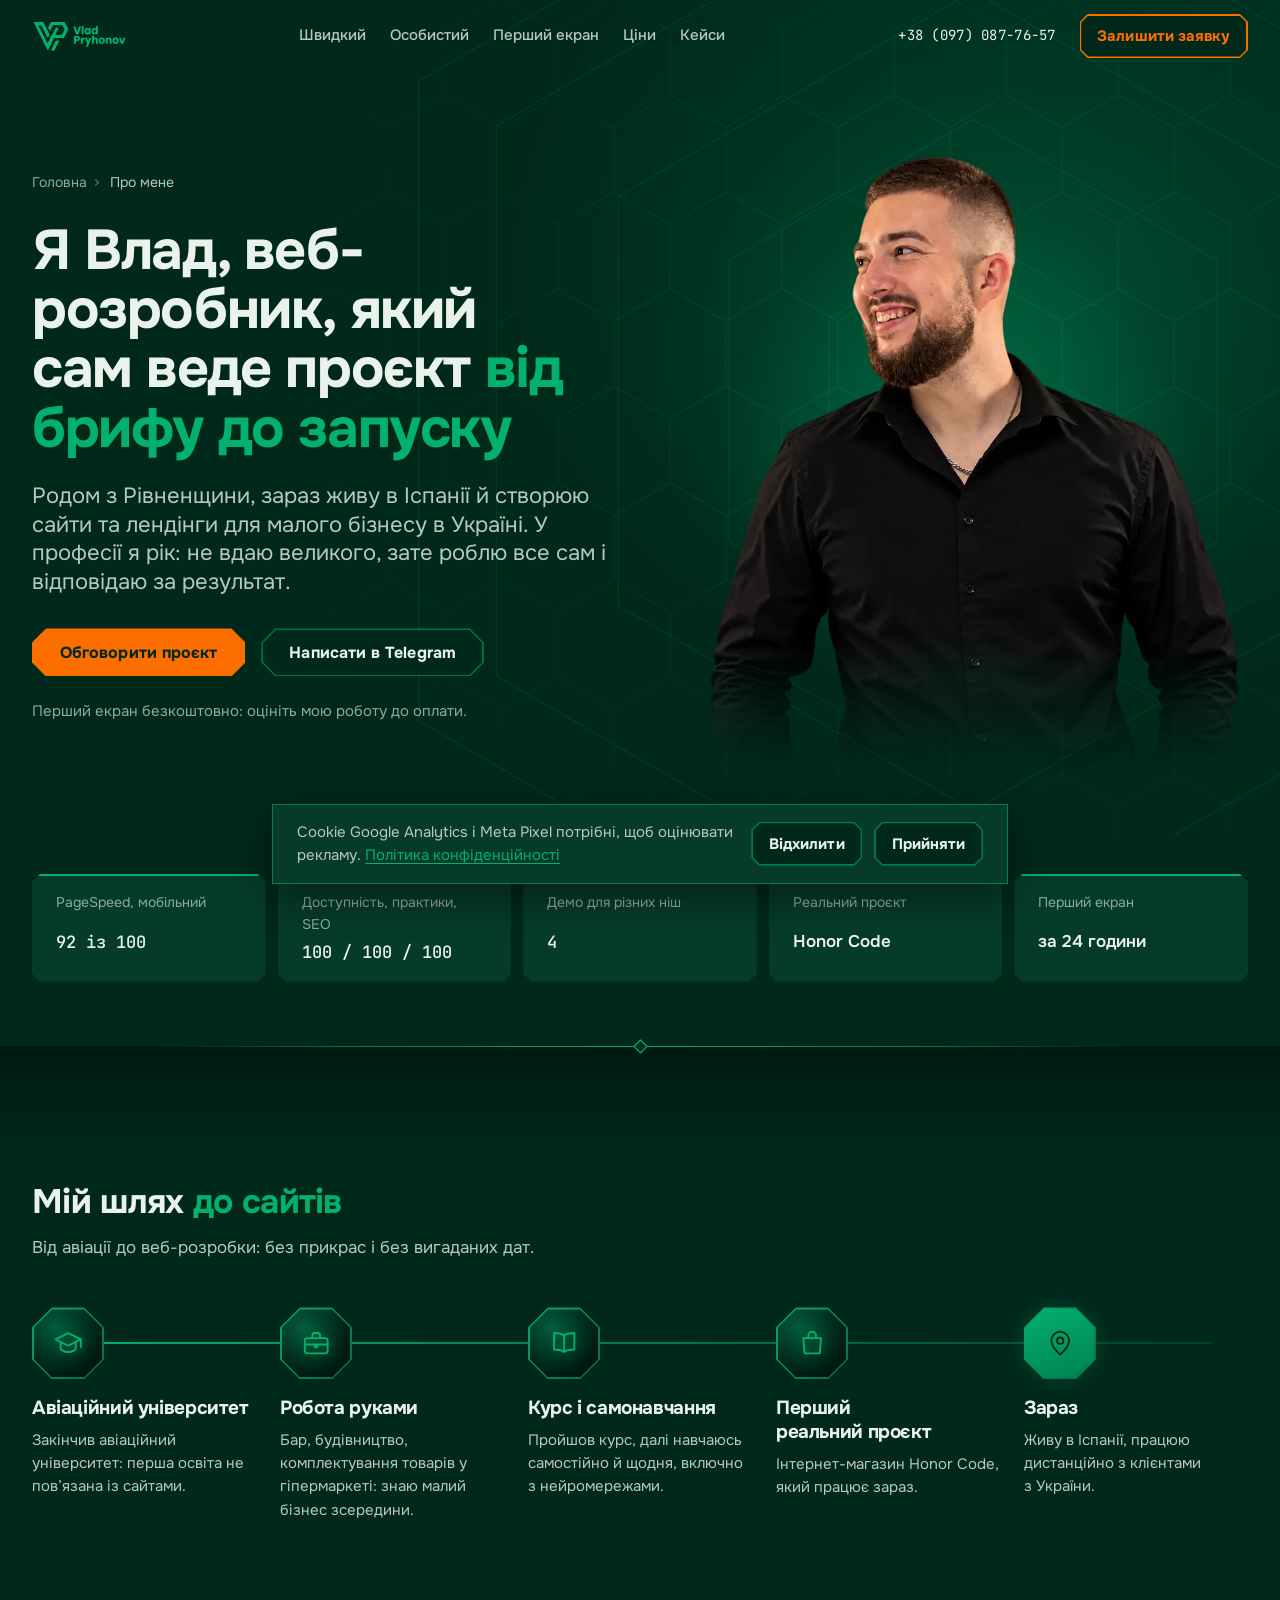
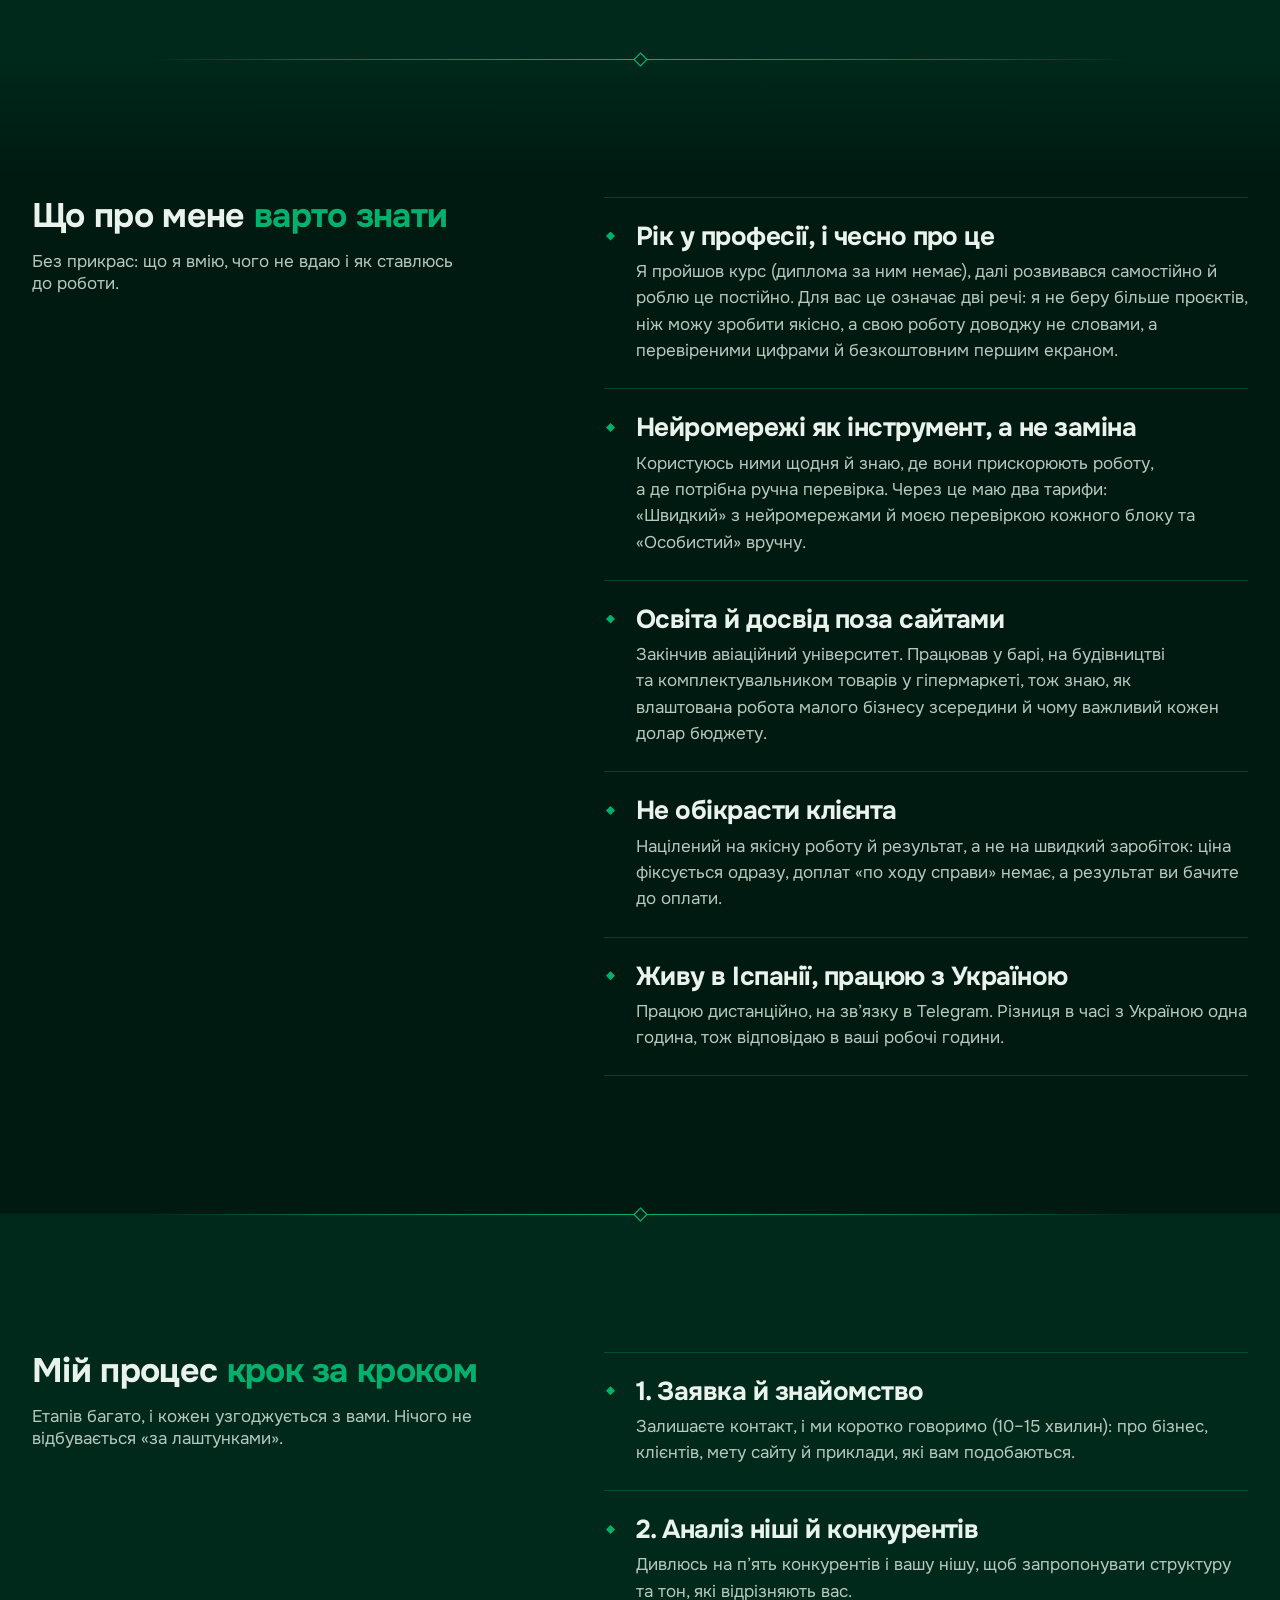
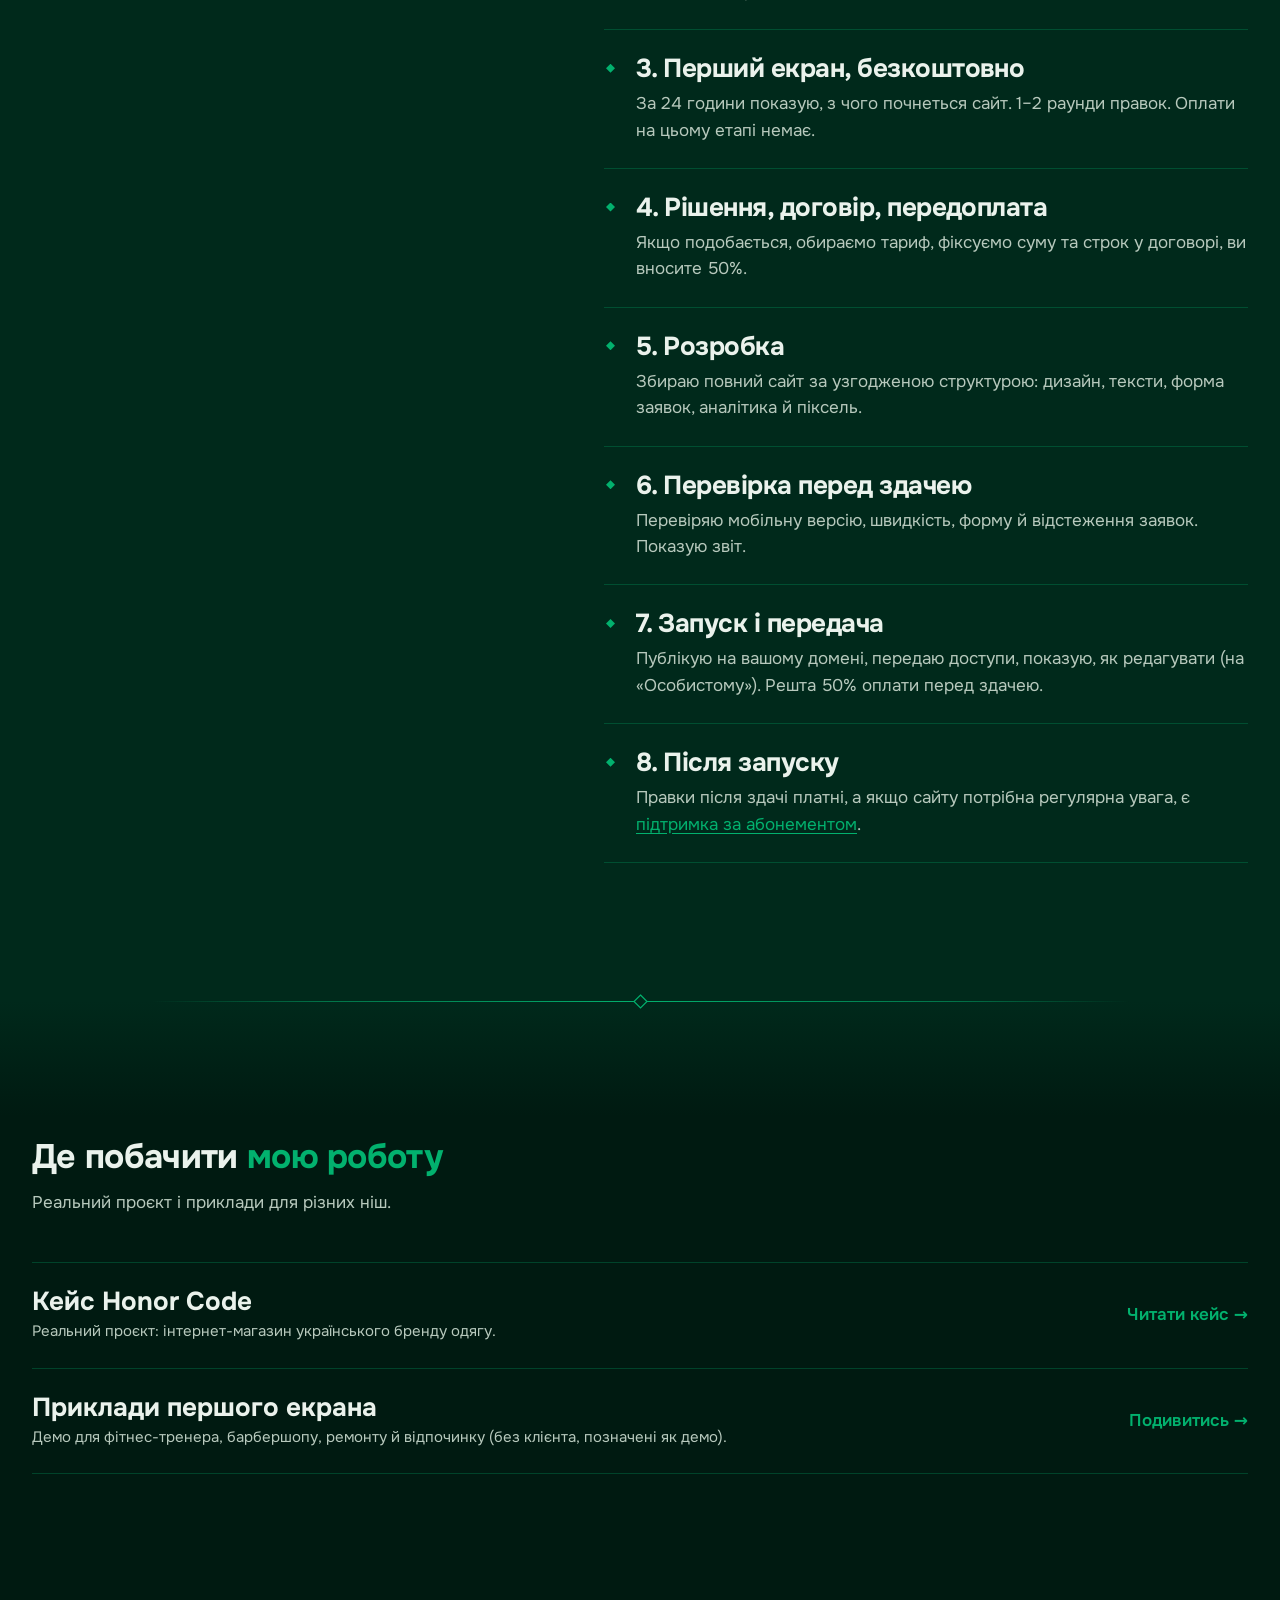
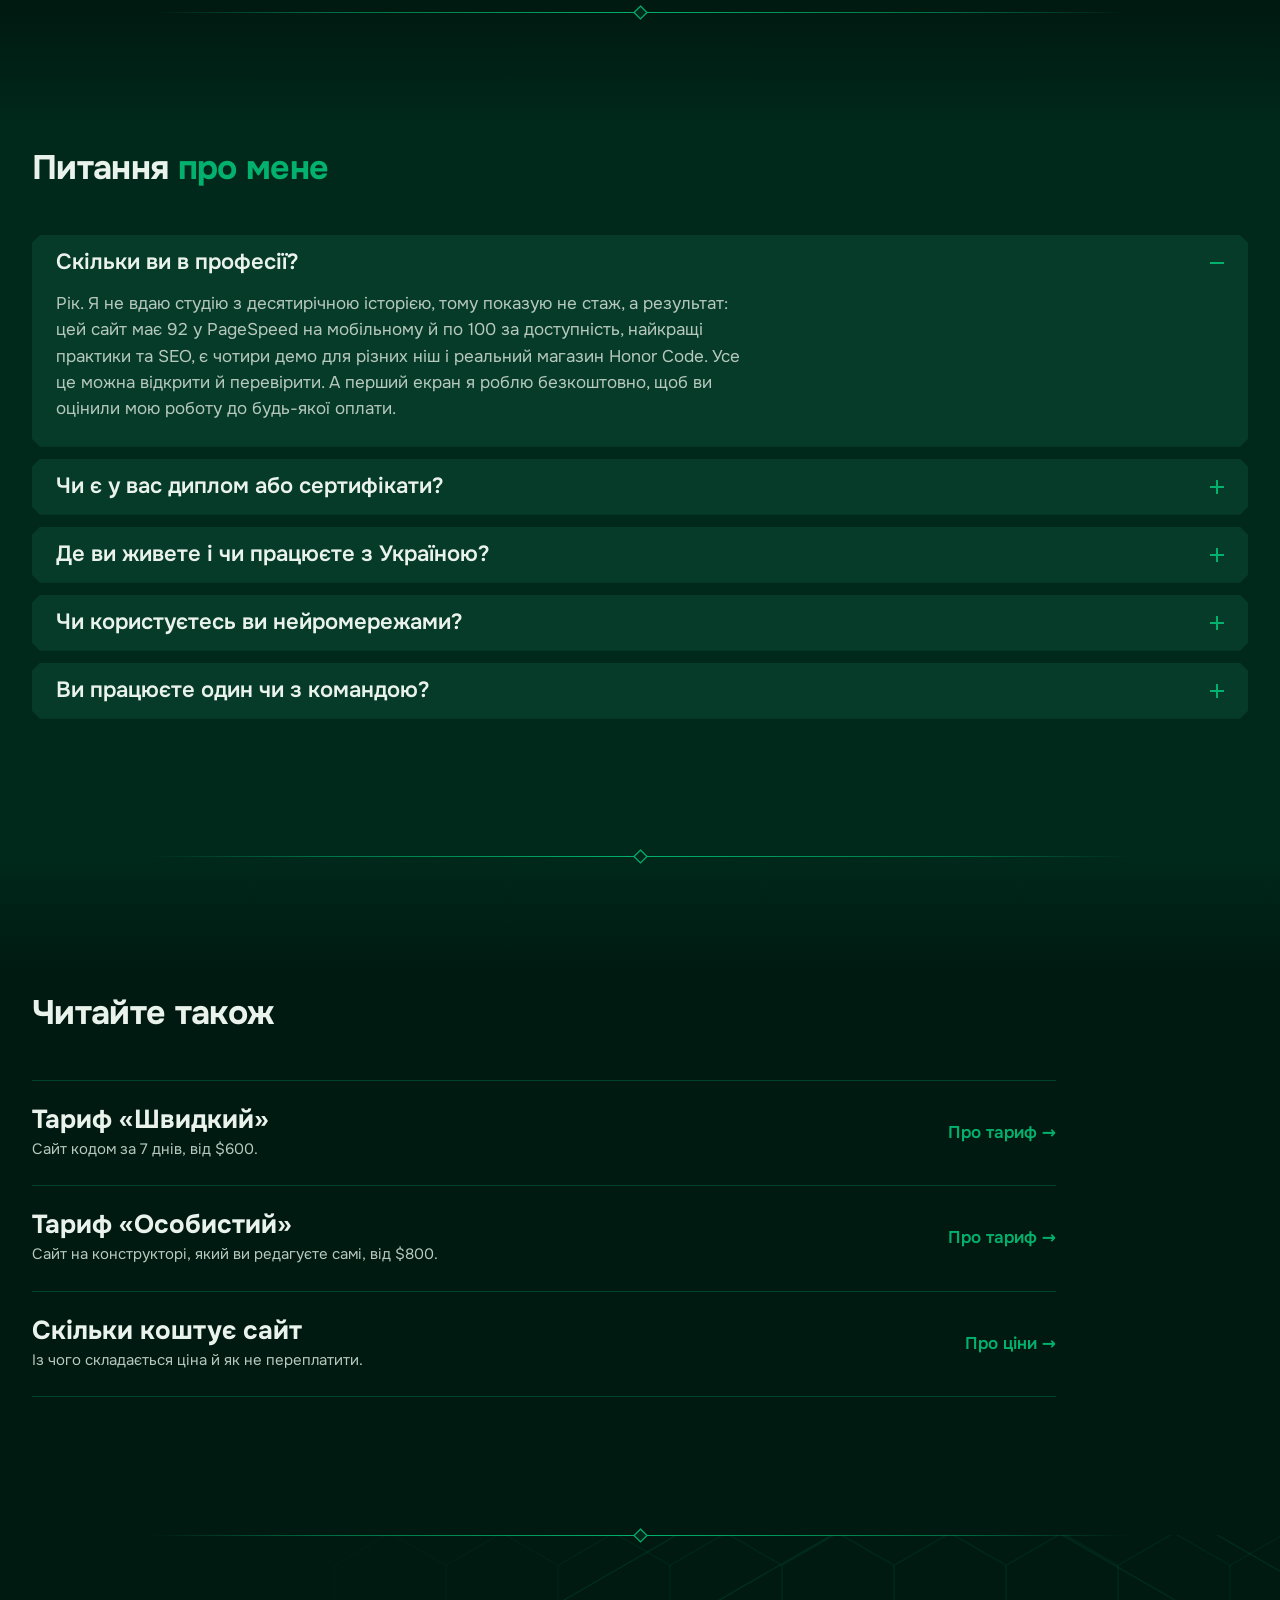
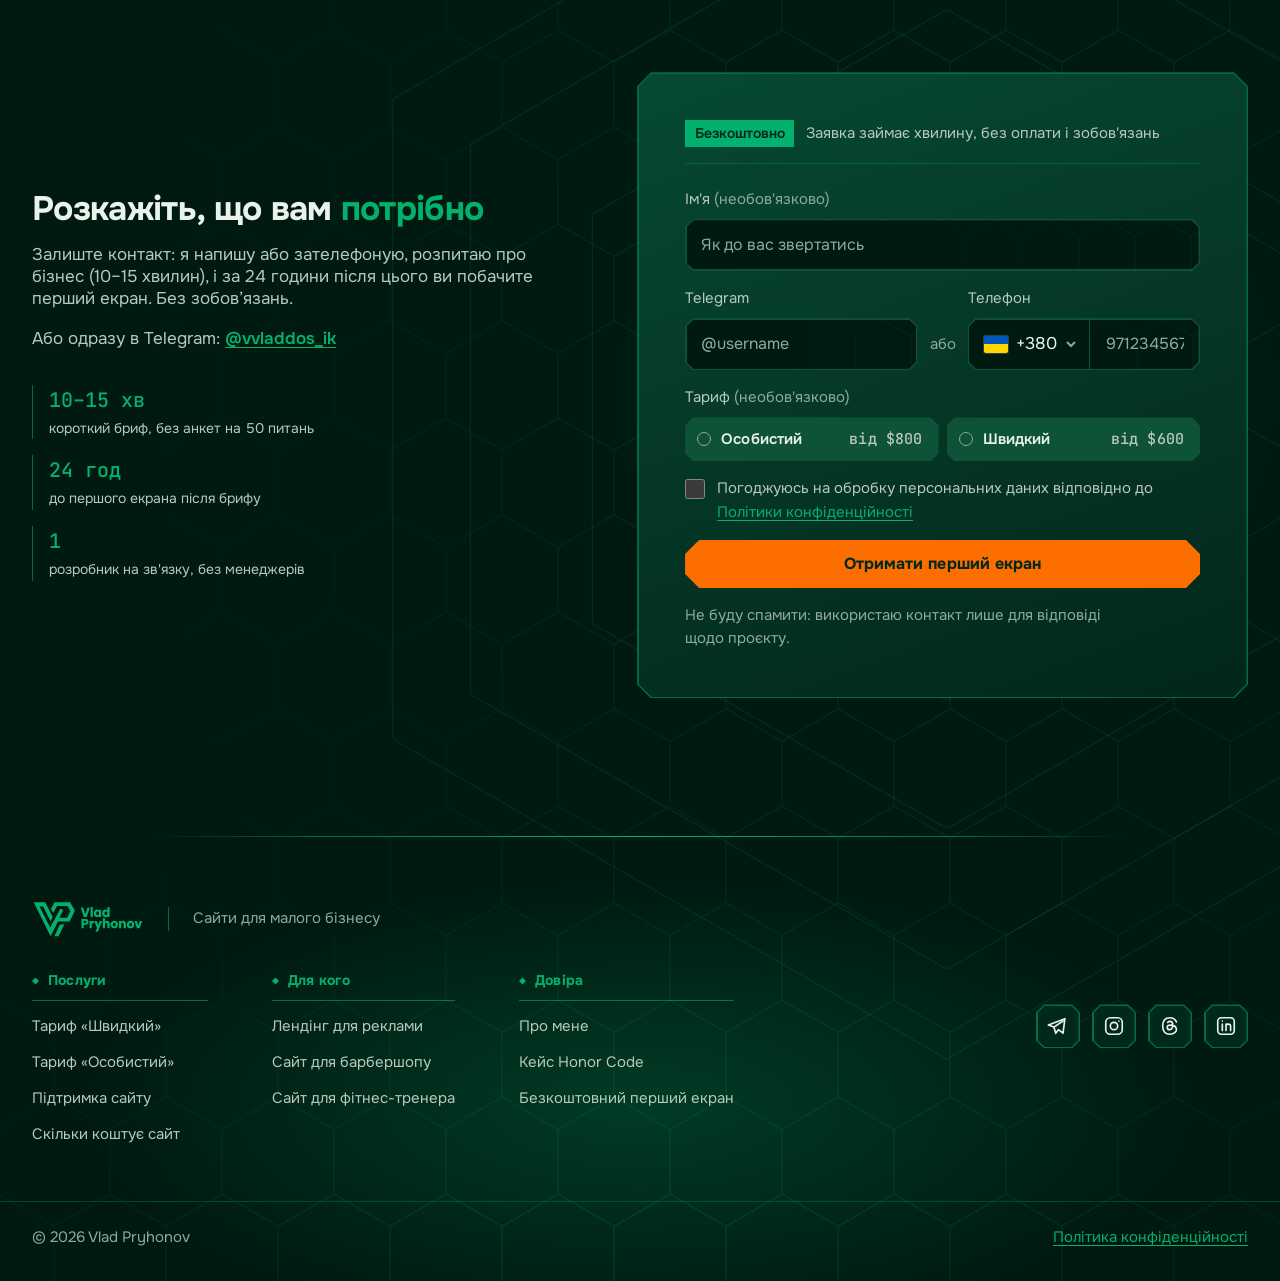
<file: pro-mene/index.html>
<!DOCTYPE html>
<html lang="uk">
<head>
<meta charset="UTF-8">
<meta http-equiv="Content-Security-Policy" content="default-src 'none'; script-src 'self' https://www.googletagmanager.com https://connect.facebook.net; style-src 'self' 'unsafe-inline'; img-src 'self' data: https://*.google-analytics.com https://*.googletagmanager.com https://www.facebook.com; font-src 'self'; connect-src 'self' https://script.google.com https://script.googleusercontent.com https://*.google-analytics.com https://*.analytics.google.com https://*.googletagmanager.com https://www.facebook.com https://connect.facebook.net; frame-src https://www.youtube-nocookie.com; manifest-src 'self'; object-src 'none'; base-uri 'self'; form-action 'self'">
<meta name="referrer" content="strict-origin-when-cross-origin">
<meta name="viewport" content="width=device-width, initial-scale=1">
<title>Про мене: Влад Пригонов, веб-розробник – Vlad Pryhonov</title>
<meta name="description" content="Влад Пригонов, веб-розробник родом з Рівненщини, живе в Іспанії. Рік у професії, сам веду проєкт від брифу до запуску. Як я працюю і чому.">
<link rel="canonical" href="https://pryhonov.com/pro-mene/">
<meta name="theme-color" content="#00291B">
<meta name="robots" content="index, follow, max-image-preview:large, max-snippet:-1, max-video-preview:-1">
<meta name="author" content="Vlad Pryhonov">
<link rel="icon" href="/favicon.ico" sizes="48x48">
<link rel="icon" type="image/png" href="/img/favicon.png" sizes="64x64">
<link rel="icon" type="image/png" href="/img/icon-192.png" sizes="192x192">
<link rel="apple-touch-icon" href="/apple-touch-icon.png">
<link rel="manifest" href="/site.webmanifest">
<meta property="og:type" content="website">
<meta property="og:locale" content="uk_UA">
<meta property="og:site_name" content="Vlad Pryhonov">
<meta property="og:title" content="Влад Пригонов: веб-розробник, що сам веде проєкт від брифу до запуску">
<meta property="og:description" content="Родом з Рівненщини, живу в Іспанії. Рік у професії, роблю все сам і відповідаю за результат. Як я працюю.">
<meta property="og:url" content="https://pryhonov.com/pro-mene/">
<meta property="og:image" content="https://pryhonov.com/img/og-about-1.jpg">
<meta property="og:image:width" content="1200">
<meta property="og:image:height" content="630">
<meta property="og:image:alt" content="Влад Пригонов, веб-розробник для малого бізнесу">
<meta property="og:image:type" content="image/jpeg">
<meta name="twitter:card" content="summary_large_image">
<meta name="twitter:title" content="Влад Пригонов: веб-розробник, що сам веде проєкт від брифу до запуску">
<meta name="twitter:description" content="Родом з Рівненщини, живу в Іспанії. Рік у професії, роблю все сам і відповідаю за результат. Як я працюю.">
<meta name="twitter:image" content="https://pryhonov.com/img/og-about-1.jpg">
<script src="/js/boot.js"></script>
<link rel="preload" as="font" type="font/woff2" href="/fonts/onest-400-cyrillic.woff2" crossorigin>
<link rel="stylesheet" href="/css/fonts.css?v=20261121c">
<link rel="stylesheet" href="/css/tokens.css?v=20261121c">
<link rel="stylesheet" href="/css/base.css?v=20261121c">
<link rel="stylesheet" href="/css/components.css?v=20261121c">
<link rel="stylesheet" href="/css/header.css?v=20261121c">
<link rel="stylesheet" href="/css/case.css?v=20261121c">
<link rel="stylesheet" href="/css/sections.css?v=20261121c">
<link rel="stylesheet" href="/css/process.css?v=20261121c">
<link rel="stylesheet" href="/css/pages.css?v=20261121c">
<script type="application/ld+json">
{
  "@context": "https://schema.org",
  "@graph": [
    {
      "@type": "AboutPage",
      "@id": "https://pryhonov.com/pro-mene/#webpage",
      "url": "https://pryhonov.com/pro-mene/",
      "name": "Про мене: Влад Пригонов, веб-розробник – Vlad Pryhonov",
      "description": "Влад Пригонов, веб-розробник родом з Рівненщини, живе в Іспанії. Рік у професії, сам веду проєкт від брифу до запуску. Як я працюю і чому.",
      "inLanguage": "uk",
      "isPartOf": {
        "@id": "https://pryhonov.com/#website"
      },
      "about": {
        "@id": "https://pryhonov.com/#person"
      },
      "breadcrumb": {
        "@id": "https://pryhonov.com/pro-mene/#breadcrumb"
      },
      "datePublished": "2026-11-20",
      "dateModified": "2026-11-20",
      "primaryImageOfPage": {
        "@type": "ImageObject",
        "url": "https://pryhonov.com/img/og-about-1.jpg",
        "width": 1200,
        "height": 630
      },
      "mainEntity": {
        "@id": "https://pryhonov.com/#person"
      }
    },
    {
      "@type": "BreadcrumbList",
      "@id": "https://pryhonov.com/pro-mene/#breadcrumb",
      "itemListElement": [
        {
          "@type": "ListItem",
          "position": 1,
          "name": "Головна",
          "item": "https://pryhonov.com/"
        },
        {
          "@type": "ListItem",
          "position": 2,
          "name": "Про мене",
          "item": "https://pryhonov.com/pro-mene/"
        }
      ]
    },
    {
      "@type": "FAQPage",
      "@id": "https://pryhonov.com/pro-mene/#faq",
      "inLanguage": "uk",
      "mainEntity": [
        {
          "@type": "Question",
          "name": "Скільки ви в професії?",
          "acceptedAnswer": {
            "@type": "Answer",
            "text": "Рік. Я не вдаю студію з десятирічною історією, тому показую не стаж, а результат: цей сайт має 92 у PageSpeed на мобільному й по 100 за доступність, найкращі практики та SEO, є чотири демо для різних ніш і реальний магазин Honor Code. Усе це можна відкрити й перевірити. А перший екран я роблю безкоштовно, щоб ви оцінили мою роботу до будь-якої оплати."
          }
        },
        {
          "@type": "Question",
          "name": "Чи є у вас диплом або сертифікати?",
          "acceptedAnswer": {
            "@type": "Answer",
            "text": "Я пройшов курс, але диплома за ним не маю, далі вчився самостійно й роблю це постійно. Замість дипломів покажу роботу: реальний кейс Honor Code та демо-проєкти для різних ніш."
          }
        },
        {
          "@type": "Question",
          "name": "Де ви живете і чи працюєте з Україною?",
          "acceptedAnswer": {
            "@type": "Answer",
            "text": "Я родом з Рівненщини, зараз живу в Іспанії й працюю дистанційно з клієнтами з України. Різниця в часі з Україною одна година, на зв’язку в Telegram."
          }
        },
        {
          "@type": "Question",
          "name": "Чи користуєтесь ви нейромережами?",
          "acceptedAnswer": {
            "@type": "Answer",
            "text": "Так, щодня, і знаю, де вони прискорюють роботу, а де потрібна ручна перевірка. Тому на тарифі «Швидкий» нейромережі допомагають, а кожен блок я перевіряю особисто, а на «Особистому» роблю все вручну."
          }
        },
        {
          "@type": "Question",
          "name": "Ви працюєте один чи з командою?",
          "acceptedAnswer": {
            "@type": "Answer",
            "text": "Один. Я сам розмовляю з вами, сам роблю сайт і сам лишаюсь на зв’язку після запуску: без менеджерів і передач між людьми. Тому не беру багато клієнтів одночасно."
          }
        }
      ]
    }
  ]
}
</script>
</head>
<body>
<a class="skip-link" href="#main">Перейти до вмісту</a>

<header class="site-header" id="header">
  <div class="wrap site-header__bar">
    <a class="brand" href="/" aria-label="Vlad Pryhonov: на головну"><img src="/img/logo.svg" alt="Vlad Pryhonov" width="99" height="34"></a>
    <nav class="site-nav" aria-label="Основна навігація"><a href="/shvydkyi-tarif/">Швидкий</a><a href="/osobystyi-tarif/">Особистий</a><a href="/pershyi-ekran/">Перший екран</a><a href="/skilky-koshtuye-sait/">Ціни</a><a href="/keis-honor-code/">Кейси</a></nav>
    <a class="site-phone" href="tel:+380970877657">+38 (097) 087-76-57</a>
    <a class="btn btn--outline-orange btn--sm site-cta" href="#contact" data-track="cta_header" aria-label="Залишити заявку"><span class="site-cta__full">Залишити заявку</span><span class="site-cta__short">Заявка</span></a>
    <button class="burger" type="button" id="burger" aria-expanded="false" aria-controls="mobileMenu" aria-label="Відкрити меню"><span></span></button>
  </div>
  <div class="mobile-menu" id="mobileMenu" hidden><a href="/shvydkyi-tarif/">Швидкий</a><a href="/osobystyi-tarif/">Особистий</a><a href="/pershyi-ekran/">Перший екран</a><a href="/skilky-koshtuye-sait/">Ціни</a><a href="/keis-honor-code/">Кейси</a><a href="/pidtrymka-saitu/">Підтримка сайту</a><a href="/pro-mene/" aria-current="page">Про мене</a><a class="mobile-menu__phone" href="tel:+380970877657">+38 (097) 087-76-57</a></div>
</header>

<main id="main">
<section class="phero phero--photo" aria-labelledby="h1">
  <div class="pbg" aria-hidden="true">
    <span class="finale__lattice"></span>
    <svg class="finale__ripples" viewBox="0 0 1000 1000" focusable="false">
      <polygon points="500,370 612.6,435 612.6,565 500,630 387.4,565 387.4,435"/>
      <polygon points="500,280 690.5,390 690.5,610 500,720 309.5,610 309.5,390"/>
      <polygon points="500,180 777.1,340 777.1,660 500,820 222.9,660 222.9,340"/>
      <polygon points="500,70 872.4,285 872.4,715 500,930 127.6,715 127.6,285"/>
      <polygon points="500,0 933,250 933,750 500,1000 67,750 67,250"/>
    </svg>
    <span class="finale__glow finale__glow--a"></span>
  </div>
  <div class="wrap phero__grid">
    <div class="reveal">
      <ol class="crumbs" aria-label="Навігація по сторінці"><li><a href="/">Головна</a></li><li><span aria-current="page">Про мене</span></li></ol>
      <h1 class="ptitle" id="h1">Я Влад, веб-розробник, який сам веде проєкт <em>від брифу до запуску</em></h1>
      <p class="plead">Родом з Рівненщини, зараз живу в Іспанії й створюю сайти та лендінги для малого бізнесу в Україні. У професії я рік: не вдаю великого, зате роблю все сам і відповідаю за результат.</p>
      <div class="pactions"><a class="btn btn--primary" href="#contact" data-track="cta_about">Обговорити проєкт</a><a class="btn btn--ghost" href="https://t.me/vvladdos_ik">Написати в Telegram</a></div>
      <p class="pnote">Перший екран безкоштовно: оцініть мою роботу до оплати.</p>
    </div>
    <div class="pstage reveal">
      <span class="dev__glow" aria-hidden="true"></span>
      <div class="pstage__photo"><img src="/img/vlad-pro-1086.webp" srcset="/img/vlad-pro-480.webp 480w, /img/vlad-pro-800.webp 800w, /img/vlad-pro-1086.webp 1086w" sizes="(min-width: 980px) 40vw, 92vw" width="1086" height="1448" alt="Влад Пригонов, веб-розробник" fetchpriority="high"></div>
    </div>
  </div>
</section>

<section class="psec fband-sec" aria-label="Що можна перевірити"><div class="wrap"><p class="fband-title reveal">Рік у професії: що можна перевірити самому</p><dl class="fband reveal"><div><dt>PageSpeed, мобільний</dt><dd>92 із 100</dd></div><div><dt>Доступність, практики, SEO</dt><dd>100 / 100 / 100</dd></div><div><dt>Демо для різних ніш</dt><dd>4</dd></div><div><dt>Реальний проєкт</dt><dd class="is-text">Honor Code</dd></div><div><dt>Перший екран</dt><dd class="is-text">за 24 години</dd></div></dl></div></section>

<section class="section psec" id="path" aria-labelledby="path-title">
  <div class="wrap">
    <header class="section-head reveal"><h2 id="path-title">Мій шлях <em>до сайтів</em></h2><p class="section-head__lead">Від авіації до веб-розробки: без прикрас і без вигаданих дат.</p></header>
    <ol class="path reveal" data-live><li class="path__item" style="--i:0"><span class="path__node" aria-hidden="true"><svg class="" viewBox="0 0 24 24" fill="none" stroke="currentColor" stroke-width="1.7" stroke-linecap="round" stroke-linejoin="round" aria-hidden="true"><path d="M2 9l10-5 10 5-10 5L2 9z"/><path d="M6 11.5V16c0 1.5 3 3 6 3s6-1.5 6-3v-4.5M22 9v6"/></svg></span><h3>Авіаційний університет</h3><p>Закінчив авіаційний університет: перша освіта не пов’язана із сайтами.</p></li><li class="path__item" style="--i:1"><span class="path__node" aria-hidden="true"><svg class="" viewBox="0 0 24 24" fill="none" stroke="currentColor" stroke-width="1.7" stroke-linecap="round" stroke-linejoin="round" aria-hidden="true"><rect x="3" y="8" width="18" height="12" rx="2"/><path d="M9 8V6a2 2 0 012-2h2a2 2 0 012 2v2M3 13h18M11 13v2h2v-2"/></svg></span><h3>Робота руками</h3><p>Бар, будівництво, комплектування товарів у гіпермаркеті: знаю малий бізнес зсередини.</p></li><li class="path__item" style="--i:2"><span class="path__node" aria-hidden="true"><svg class="" viewBox="0 0 24 24" fill="none" stroke="currentColor" stroke-width="1.7" stroke-linecap="round" stroke-linejoin="round" aria-hidden="true"><path d="M12 6c-2-1.5-5-2-8-2v13c3 0 6 .5 8 2 2-1.5 5-2 8-2V4c-3 0-6 .5-8 2zM12 6v13"/></svg></span><h3>Курс і самонавчання</h3><p>Пройшов курс, далі навчаюсь самостійно й щодня, включно з нейромережами.</p></li><li class="path__item" style="--i:3"><span class="path__node" aria-hidden="true"><svg class="" viewBox="0 0 24 24" fill="none" stroke="currentColor" stroke-width="1.7" stroke-linecap="round" stroke-linejoin="round" aria-hidden="true"><path d="M5 8h14l-1 12H6L5 8z"/><path d="M9 8V6a3 3 0 016 0v2"/></svg></span><h3>Перший реальний проєкт</h3><p>Інтернет-магазин Honor Code, який працює зараз.</p></li><li class="path__item" style="--i:4"><span class="path__node" aria-hidden="true"><svg class="" viewBox="0 0 24 24" fill="none" stroke="currentColor" stroke-width="1.7" stroke-linecap="round" stroke-linejoin="round" aria-hidden="true"><path d="M12 21s-7-6-7-11a7 7 0 0114 0c0 5-7 11-7 11z"/><circle cx="12" cy="10" r="2.5"/></svg></span><h3>Зараз</h3><p>Живу в Іспанії, працюю дистанційно з клієнтами з України.</p></li></ol>
  </div>
</section>

<section class="section psec section--deep" id="know" aria-labelledby="know-title">
  <div class="wrap">
    <div class="split">
    <header class="section-head reveal"><h2 id="know-title">Що про мене <em>варто знати</em></h2><p class="section-head__lead">Без прикрас: що я вмію, чого не вдаю і як ставлюсь до роботи.</p></header>
      <div class="split__body reveal"><div class="rows"><article class="row"><h3>Рік у професії, і чесно про це</h3><p>Я пройшов курс (диплома за ним немає), далі розвивався самостійно й роблю це постійно. Для вас це означає дві речі: я не беру більше проєктів, ніж можу зробити якісно, а свою роботу доводжу не словами, а перевіреними цифрами й безкоштовним першим екраном.</p></article><article class="row"><h3>Нейромережі як інструмент, а не заміна</h3><p>Користуюсь ними щодня й знаю, де вони прискорюють роботу, а де потрібна ручна перевірка. Через це маю два тарифи: «Швидкий» з нейромережами й моєю перевіркою кожного блоку та «Особистий» вручну.</p></article><article class="row"><h3>Освіта й досвід поза сайтами</h3><p>Закінчив авіаційний університет. Працював у барі, на будівництві та комплектувальником товарів у гіпермаркеті, тож знаю, як влаштована робота малого бізнесу зсередини й чому важливий кожен долар бюджету.</p></article><article class="row"><h3>Не обікрасти клієнта</h3><p>Націлений на якісну роботу й результат, а не на швидкий заробіток: ціна фіксується одразу, доплат «по ходу справи» немає, а результат ви бачите до оплати.</p></article><article class="row"><h3>Живу в Іспанії, працюю з Україною</h3><p>Працюю дистанційно, на зв’язку в Telegram. Різниця в часі з Україною одна година, тож відповідаю в ваші робочі години.</p></article></div></div>
    </div>
  </div>
</section>

<section class="section psec" id="process" aria-labelledby="proc-title">
  <div class="wrap">
    <div class="split">
    <header class="section-head reveal"><h2 id="proc-title">Мій процес <em>крок за кроком</em></h2><p class="section-head__lead">Етапів багато, і кожен узгоджується з вами. Нічого не відбувається «за лаштунками».</p></header>
      <div class="split__body reveal"><div class="rows"><article class="row"><h3>1. Заявка й знайомство</h3><p>Залишаєте контакт, і ми коротко говоримо (10–15 хвилин): про бізнес, клієнтів, мету сайту й приклади, які вам подобаються.</p></article><article class="row"><h3>2. Аналіз ніші й конкурентів</h3><p>Дивлюсь на п’ять конкурентів і вашу нішу, щоб запропонувати структуру та тон, які відрізняють вас.</p></article><article class="row"><h3>3. Перший екран, безкоштовно</h3><p>За 24 години показую, з чого почнеться сайт. 1–2 раунди правок. Оплати на цьому етапі немає.</p></article><article class="row"><h3>4. Рішення, договір, передоплата</h3><p>Якщо подобається, обираємо тариф, фіксуємо суму та строк у договорі, ви вносите 50%.</p></article><article class="row"><h3>5. Розробка</h3><p>Збираю повний сайт за узгодженою структурою: дизайн, тексти, форма заявок, аналітика й піксель.</p></article><article class="row"><h3>6. Перевірка перед здачею</h3><p>Перевіряю мобільну версію, швидкість, форму й відстеження заявок. Показую звіт.</p></article><article class="row"><h3>7. Запуск і передача</h3><p>Публікую на вашому домені, передаю доступи, показую, як редагувати (на «Особистому»). Решта 50% оплати перед здачею.</p></article><article class="row"><h3>8. Після запуску</h3><p>Правки після здачі платні, а якщо сайту потрібна регулярна увага, є <a class="plink" href="/pidtrymka-saitu/">підтримка за абонементом</a>.</p></article></div></div>
    </div>
  </div>
</section>

<section class="section psec section--deep" id="proof" aria-labelledby="proof-title">
  <div class="wrap">
    <header class="section-head reveal"><h2 id="proof-title">Де побачити <em>мою роботу</em></h2><p class="section-head__lead">Реальний проєкт і приклади для різних ніш.</p></header>
    <nav class="related related--wide reveal" aria-label="Мої роботи">
      <a href="/keis-honor-code/"><b>Кейс Honor Code</b><span>Реальний проєкт: інтернет-магазин українського бренду одягу.</span><em>Читати кейс →</em></a>
      <a href="/pershyi-ekran/"><b>Приклади першого екрана</b><span>Демо для фітнес-тренера, барбершопу, ремонту й відпочинку (без клієнта, позначені як демо).</span><em>Подивитись →</em></a>
    </nav>
  </div>
</section>

<section class="section psec" id="faq" aria-labelledby="faq-title">
  <div class="wrap">
    <header class="section-head reveal"><h2 id="faq-title">Питання <em>про мене</em></h2></header>
    <div class="faq__list reveal">
      <details name="faq" class="qa chamfer chamfer-sm" open>
        <summary>Скільки ви в професії?</summary>
        <p>Рік. Я не вдаю студію з десятирічною історією, тому показую не стаж, а результат: цей сайт має 92 у PageSpeed на мобільному й по 100 за доступність, найкращі практики та SEO, є чотири демо для різних ніш і реальний магазин Honor Code. Усе це можна відкрити й перевірити. А перший екран я роблю безкоштовно, щоб ви оцінили мою роботу до будь-якої оплати.</p>
      </details>
      <details name="faq" class="qa chamfer chamfer-sm">
        <summary>Чи є у вас диплом або сертифікати?</summary>
        <p>Я пройшов курс, але диплома за ним не маю, далі вчився самостійно й роблю це постійно. Замість дипломів покажу роботу: реальний кейс Honor Code та демо-проєкти для різних ніш.</p>
      </details>
      <details name="faq" class="qa chamfer chamfer-sm">
        <summary>Де ви живете і чи працюєте з Україною?</summary>
        <p>Я родом з Рівненщини, зараз живу в Іспанії й працюю дистанційно з клієнтами з України. Різниця в часі з Україною одна година, на зв’язку в Telegram.</p>
      </details>
      <details name="faq" class="qa chamfer chamfer-sm">
        <summary>Чи користуєтесь ви нейромережами?</summary>
        <p>Так, щодня, і знаю, де вони прискорюють роботу, а де потрібна ручна перевірка. Тому на тарифі «Швидкий» нейромережі допомагають, а кожен блок я перевіряю особисто, а на «Особистому» роблю все вручну.</p>
      </details>
      <details name="faq" class="qa chamfer chamfer-sm">
        <summary>Ви працюєте один чи з командою?</summary>
        <p>Один. Я сам розмовляю з вами, сам роблю сайт і сам лишаюсь на зв’язку після запуску: без менеджерів і передач між людьми. Тому не беру багато клієнтів одночасно.</p>
      </details>
    </div>
  </div>
</section>

<section class="section psec section--deep" aria-labelledby="rel-title">
  <div class="wrap">
    <header class="section-head reveal"><h2 id="rel-title">Читайте також</h2></header>
    <nav class="related reveal" aria-label="Пов'язані сторінки"><a href="/shvydkyi-tarif/"><b>Тариф «Швидкий»</b><span>Сайт кодом за 7 днів, від $600.</span><em>Про тариф →</em></a><a href="/osobystyi-tarif/"><b>Тариф «Особистий»</b><span>Сайт на конструкторі, який ви редагуєте самі, від $800.</span><em>Про тариф →</em></a><a href="/skilky-koshtuye-sait/"><b>Скільки коштує сайт</b><span>Із чого складається ціна й як не переплатити.</span><em>Про ціни →</em></a></nav>
  </div>
</section>

<section class="section section--deep" id="contact" aria-labelledby="contact-title">
    <!-- Спільний «грандіозний» фон останнього блоку й підвалу: решітка, концентричні гексагони-«сигнал», світіння -->
    <div class="finale__bg" aria-hidden="true">
      <span class="finale__lattice"></span>
      <svg class="finale__ripples" viewBox="0 0 1000 1000" focusable="false">
        <polygon points="500,370 612.6,435 612.6,565 500,630 387.4,565 387.4,435"/>
        <polygon points="500,280 690.5,390 690.5,610 500,720 309.5,610 309.5,390"/>
        <polygon points="500,180 777.1,340 777.1,660 500,820 222.9,660 222.9,340"/>
        <polygon points="500,70 872.4,285 872.4,715 500,930 127.6,715 127.6,285"/>
        <polygon points="500,0 933,250 933,750 500,1000 67,750 67,250"/>
      </svg>
      <span class="finale__glow finale__glow--a"></span>
      <span class="finale__glow finale__glow--b"></span>
    </div>
    <div class="wrap contact">
      <div class="contact__copy reveal">
        <h2 id="contact-title">Розкажіть, що вам <em>потрібно</em></h2>
        <p class="contact__lead">Залиште контакт: я напишу або зателефоную, розпитаю про бізнес (10–15 хвилин), і за 24 години після цього ви побачите перший екран. Без зобов’язань.</p>
        <p class="contact__direct">Або одразу в Telegram: <a href="https://t.me/vvladdos_ik" target="_blank" rel="noopener" data-track="telegram_click">@vvladdos_ik</a></p>
        <ul class="contact__facts">
          <li><b>10–15 хв</b><span>короткий бриф, без анкет на 50 питань</span></li>
          <li><b>24 год</b><span>до першого екрана після брифу</span></li>
          <li><b>1</b><span>розробник на зв'язку, без менеджерів</span></li>
        </ul>
      </div>

      <div class="formwrap reveal">
        <div class="formcard chamfer">
          <div class="formcard__head"><span class="formcard__badge">Безкоштовно</span><p>Заявка займає хвилину, без оплати і зобов'язань</p></div>
          <form id="leadForm" novalidate>
            <div class="field">
              <label for="fName">Ім'я <span class="opt">(необов'язково)</span></label>
              <div class="control">
                <input id="fName" name="name" autocomplete="given-name" placeholder="Як до вас звертатись">
              </div>
            </div>
            <!-- Контакт: на мобільному перемикач «Telegram | Телефон» показує одне поле (js/site.js, data-mode); від 760 px обидва поля поруч з «або» -->
            <div class="contact-pair" id="contactPair" data-mode="tg">
              <div class="cswitch" role="group" aria-label="Як з вами зв'язатись">
                <span class="cswitch__lbl">Як з вами зв'язатись?</span>
                <div class="cswitch__track">
                  <button type="button" class="cswitch__btn" data-cmode="tg" aria-pressed="true">Telegram</button>
                  <button type="button" class="cswitch__btn" data-cmode="ph" aria-pressed="false">Телефон</button>
                </div>
              </div>
              <div class="field field--tg">
                <label for="fTelegram">Telegram</label>
                <div class="control">
                  <input id="fTelegram" name="telegram" autocomplete="off" placeholder="@username">
                </div>
              </div>
              <span class="contact-pair__or" aria-hidden="true">або</span>
              <div class="field field--ph">
                <label for="fPhone">Телефон</label>
                <div class="control">
                  <div class="cc" id="cc">
                    <button type="button" class="cc__btn" id="ccBtn" aria-haspopup="listbox" aria-expanded="false" aria-controls="ccList" aria-label="Код країни">
                      <span class="flag flag--ua" id="ccFlag" aria-hidden="true"></span>
                      <span id="ccCode">+380</span>
                      <svg class="cc__chev" viewBox="0 0 12 12" aria-hidden="true"><path d="M2 4l4 4 4-4"/></svg>
                    </button>
                    <ul class="cc__list" id="ccList" role="listbox" tabindex="-1" hidden aria-label="Країна">
                      <li role="option" data-code="+380" data-flag="ua" aria-selected="true"><span class="flag flag--ua" aria-hidden="true"></span>Україна<b>+380</b></li>
                      <li role="option" data-code="+48" data-flag="pl" aria-selected="false"><span class="flag flag--pl" aria-hidden="true"></span>Польща<b>+48</b></li>
                      <li role="option" data-code="+49" data-flag="de" aria-selected="false"><span class="flag flag--de" aria-hidden="true"></span>Німеччина<b>+49</b></li>
                      <li role="option" data-code="+34" data-flag="es" aria-selected="false"><span class="flag flag--es" aria-hidden="true"></span>Іспанія<b>+34</b></li>
                      <li role="option" data-code="+44" data-flag="gb" aria-selected="false"><span class="flag flag--gb" aria-hidden="true"></span>Велика Британія<b>+44</b></li>
                      <li role="option" data-code="+1" data-flag="us" aria-selected="false"><span class="flag flag--us" aria-hidden="true"></span>США<b>+1</b></li>
                    </ul>
                    <input type="hidden" id="fPhoneCode" value="+380">
                  </div>
                  <input id="fPhone" name="phone" type="tel" autocomplete="tel-national" inputmode="tel" placeholder="971234567">
                </div>
              </div>
            </div>
            <p class="field-error" id="fContactError" role="alert"></p>

            <!-- Тариф: той самий вибір, що в hero і в блоці цін (js/site.js). Без вибору йде «не обрано» -->
            <fieldset class="tpick">
              <legend>Тариф <span class="opt">(необов'язково)</span></legend>
              <button type="button" class="chip tpick__btn" data-pick="personal" aria-pressed="false"><span>Особистий</span><span class="tpick__price">від $800</span></button>
              <button type="button" class="chip tpick__btn" data-pick="fast" aria-pressed="false"><span>Швидкий</span><span class="tpick__price">від $600</span></button>
            </fieldset>

            <div class="hp" aria-hidden="true">
              <label for="fWebsite">Залиште це поле порожнім</label>
              <input id="fWebsite" name="website" type="text" tabindex="-1" autocomplete="off">
            </div>

            <label class="consent">
              <input type="checkbox" id="fConsent" required>
              <span>Погоджуюсь на обробку персональних даних відповідно до <a href="/privacy.html" target="_blank" rel="noopener">Політики конфіденційності</a></span>
            </label>
            <p class="field-error" id="fConsentError" role="alert"></p>

            <button type="submit" class="btn btn--primary btn--block" data-track="form_submit_click">Отримати перший екран</button>
            <p class="formcard__fine">Не буду спамити: використаю контакт лише для відповіді щодо проєкту.</p>
          </form>

          <div class="thanks" id="thanks" hidden tabindex="-1">
            <h3>Дякую! Заявку отримано</h3>
            <p>Відповім протягом 24 годин. Хочете швидше, напишіть одразу в Telegram: там я на зв'язку особисто.</p>
            <a class="btn btn--primary" id="thanksTelegram" href="https://t.me/vvladdos_ik" target="_blank" rel="noopener" data-track="telegram_click_after_lead">Написати в Telegram</a>

            <form id="detailsForm" class="details" novalidate>
              <h4>Допоможіть підготувати перший екран точніше <span class="opt">(необов'язково)</span></h4>
              <fieldset class="chips" aria-label="Тип бізнесу">
                <legend>Тип бізнесу</legend>
                <button type="button" class="chip" aria-pressed="false">Інтернет-магазин</button>
                <button type="button" class="chip" aria-pressed="false">Послуги</button>
                <button type="button" class="chip" aria-pressed="false">Кафе, салон або студія</button>
                <button type="button" class="chip" aria-pressed="false">Особистий бренд</button>
                <button type="button" class="chip" aria-pressed="false" id="chipOther">Інше</button>
              </fieldset>
              <div class="field" id="nicheOtherWrap" hidden>
                <label for="fNicheOther">Ваша ніша</label>
                <div class="control"><input id="fNicheOther" placeholder="Наприклад: ремонт квартир"></div>
              </div>
              <fieldset class="chips" aria-label="Чи плануєте рекламу">
                <legend>Чи плануєте рекламу</legend>
                <button type="button" class="chip" data-group="ads" aria-pressed="false">Так</button>
                <button type="button" class="chip" data-group="ads" aria-pressed="false">Ні</button>
                <button type="button" class="chip" data-group="ads" aria-pressed="false">Ще не знаю</button>
              </fieldset>
              <div class="field">
                <label for="fLink">Сайт або соцмережі</label>
                <div class="control"><input id="fLink" placeholder="Посилання, якщо є" inputmode="url"></div>
              </div>
              <button type="submit" class="btn btn--ghost btn--block">Надіслати уточнення</button>
            </form>
            <p class="details__done" id="detailsDone" hidden role="status">Дякую, уточнення отримав.</p>
          </div>
        </div>
      </div>
    </div>
  </section>
</main>

<footer class="footer">
  <div class="wrap footer__row">
    <div>
      <div class="footer__top"><a class="footer__brand" href="/" aria-label="Vlad Pryhonov: на головну"><img src="/img/logo.svg" alt="Vlad Pryhonov" width="111" height="38"></a><p class="footer__tagline">Сайти для малого бізнесу</p></div>
      <nav class="footer__pages footer__cols" aria-label="Сторінки сайту">
        <div class="footer__col"><p class="footer__h">Послуги</p><a href="/shvydkyi-tarif/">Тариф «Швидкий»</a><a href="/osobystyi-tarif/">Тариф «Особистий»</a><a href="/pidtrymka-saitu/">Підтримка сайту</a><a href="/skilky-koshtuye-sait/">Скільки коштує сайт</a></div><div class="footer__col"><p class="footer__h">Для кого</p><a href="/lending-dlya-reklamy/">Лендінг для реклами</a><a href="/sait-dlya-barbershopu/">Сайт для барбершопу</a><a href="/sait-dlya-fitnes-trenera/">Сайт для фітнес-тренера</a></div><div class="footer__col"><p class="footer__h">Довіра</p><a href="/pro-mene/">Про мене</a><a href="/keis-honor-code/">Кейс Honor Code</a><a href="/pershyi-ekran/">Безкоштовний перший екран</a></div>
      </nav>
    </div>
    <ul class="social" aria-label="Де мене знайти">
      <li><a href="https://t.me/vvladdos_ik" target="_blank" rel="noopener" aria-label="Telegram" data-track="telegram_click"><svg viewBox="0 0 24 24" aria-hidden="true"><path d="M19.5 4L1.5 11l6 2.2L9.5 20l3-4 5 3.8z"/><path d="M7.5 13.2L17.5 6.5"/></svg></a></li>
      <li><a href="https://www.instagram.com/vlad.pryhonov/" target="_blank" rel="noopener" aria-label="Instagram"><svg viewBox="0 0 24 24" aria-hidden="true"><rect x="3" y="3" width="18" height="18" rx="5"/><circle cx="12" cy="12" r="4"/><circle cx="17.3" cy="6.7" r=".9" fill="currentColor" stroke="none"/></svg></a></li>
      <li><a href="https://www.threads.com/@vlad.pryhonov" target="_blank" rel="noopener" aria-label="Threads"><svg viewBox="0 0 24 24" aria-hidden="true"><path d="M19 7.5c-1.333-3-3.667-4.5-7-4.5-5 0-8 2.5-8 9s3.5 9 8 9 7-3 7-5-1-5-7-5c-2.5 0-3 1.25-3 2.5 0 1.5 1 2.5 2.5 2.5 2.5 0 3.5-1.5 3.5-5s-2-4-3-4-1.833.333-2.5 1"/></svg></a></li>
      <li><a href="https://www.linkedin.com/in/vlad-prigonov/?locale=uk" target="_blank" rel="noopener" aria-label="LinkedIn"><svg viewBox="0 0 24 24" aria-hidden="true"><rect x="3" y="3" width="18" height="18" rx="4"/><path d="M8 10v7M8 6.6v.01M12 17v-4.5a2.5 2.5 0 015 0V17M12 10v7"/></svg></a></li>
    </ul>
  </div>
  <div class="wrap footer__fine">
    <span>© 2026 Vlad Pryhonov</span>
    <a href="/privacy.html">Політика конфіденційності</a>
  </div>
</footer>

<!-- Cookie-згода: GA4 і Meta Pixel вантажаться лише після згоди й лише на бойовому домені (js/site.js) -->
<div class="cookie" id="cookieBar" role="region" aria-label="Cookie" hidden>
  <p>Cookie Google Analytics і Meta Pixel потрібні, щоб оцінювати рекламу. <a href="/privacy.html" target="_blank" rel="noopener">Політика конфіденційності</a></p>
  <div class="cookie__actions">
    <button type="button" class="btn btn--ghost btn--sm" id="cookieDecline">Відхилити</button>
    <button type="button" class="btn btn--ghost btn--sm" id="cookieAccept">Прийняти</button>
  </div>
</div>

<script src="/js/page.js?v=20261121c" defer></script>
<script src="/js/case.js?v=20261121c" defer></script>
<script src="/js/site.js?v=20261121c" defer></script>
</body>
</html>
</file>
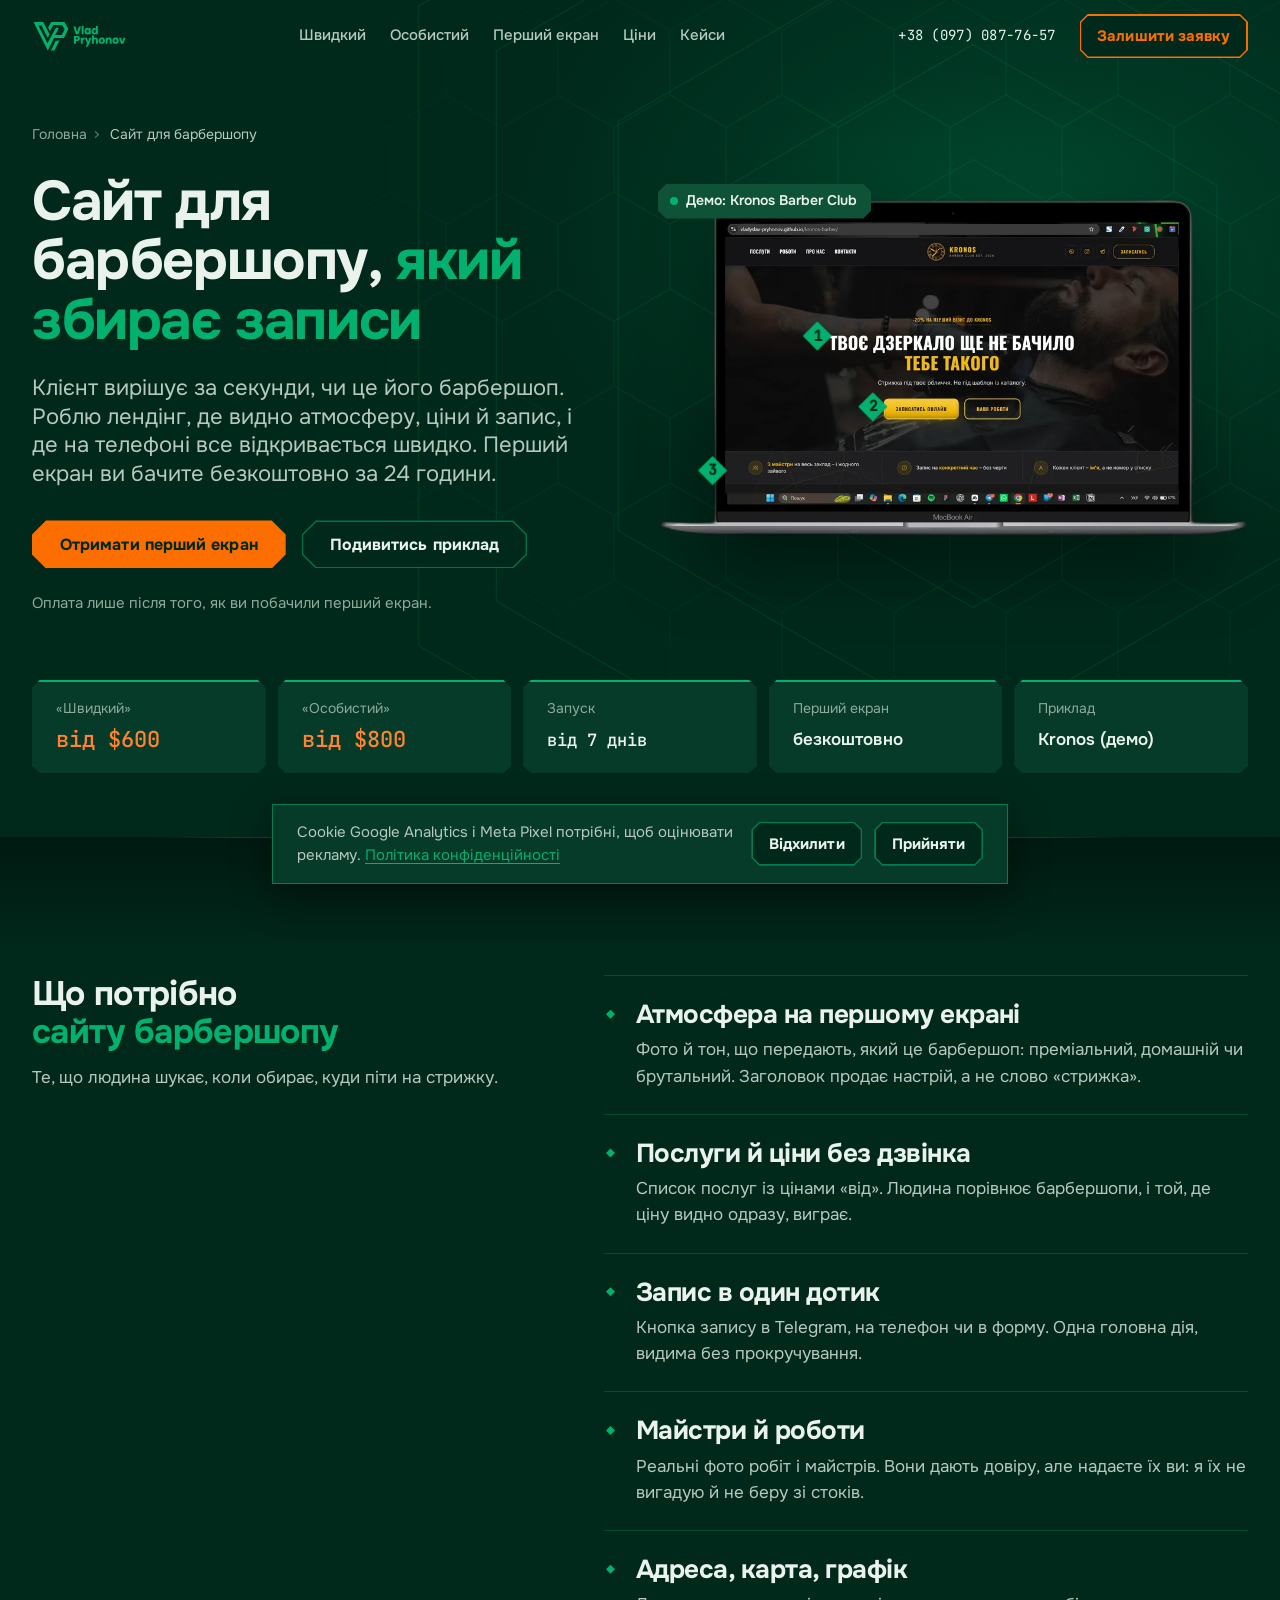
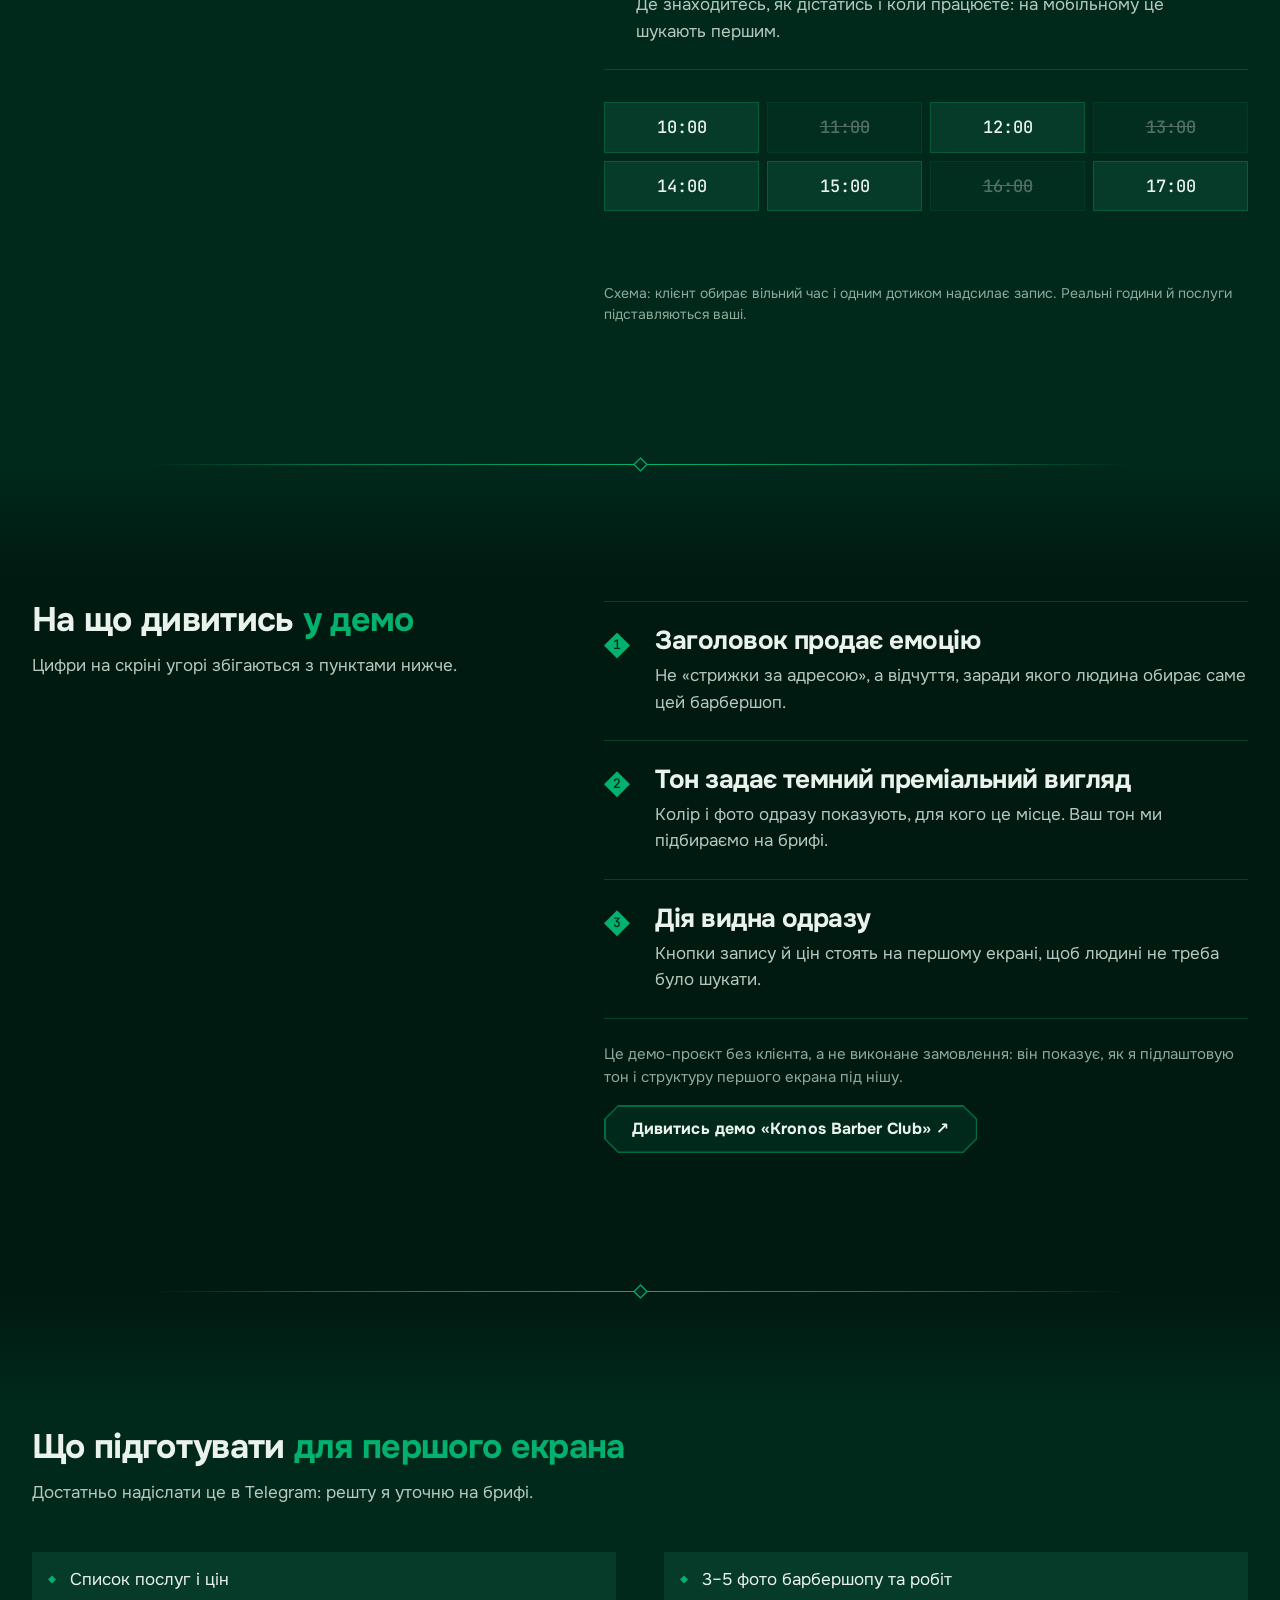
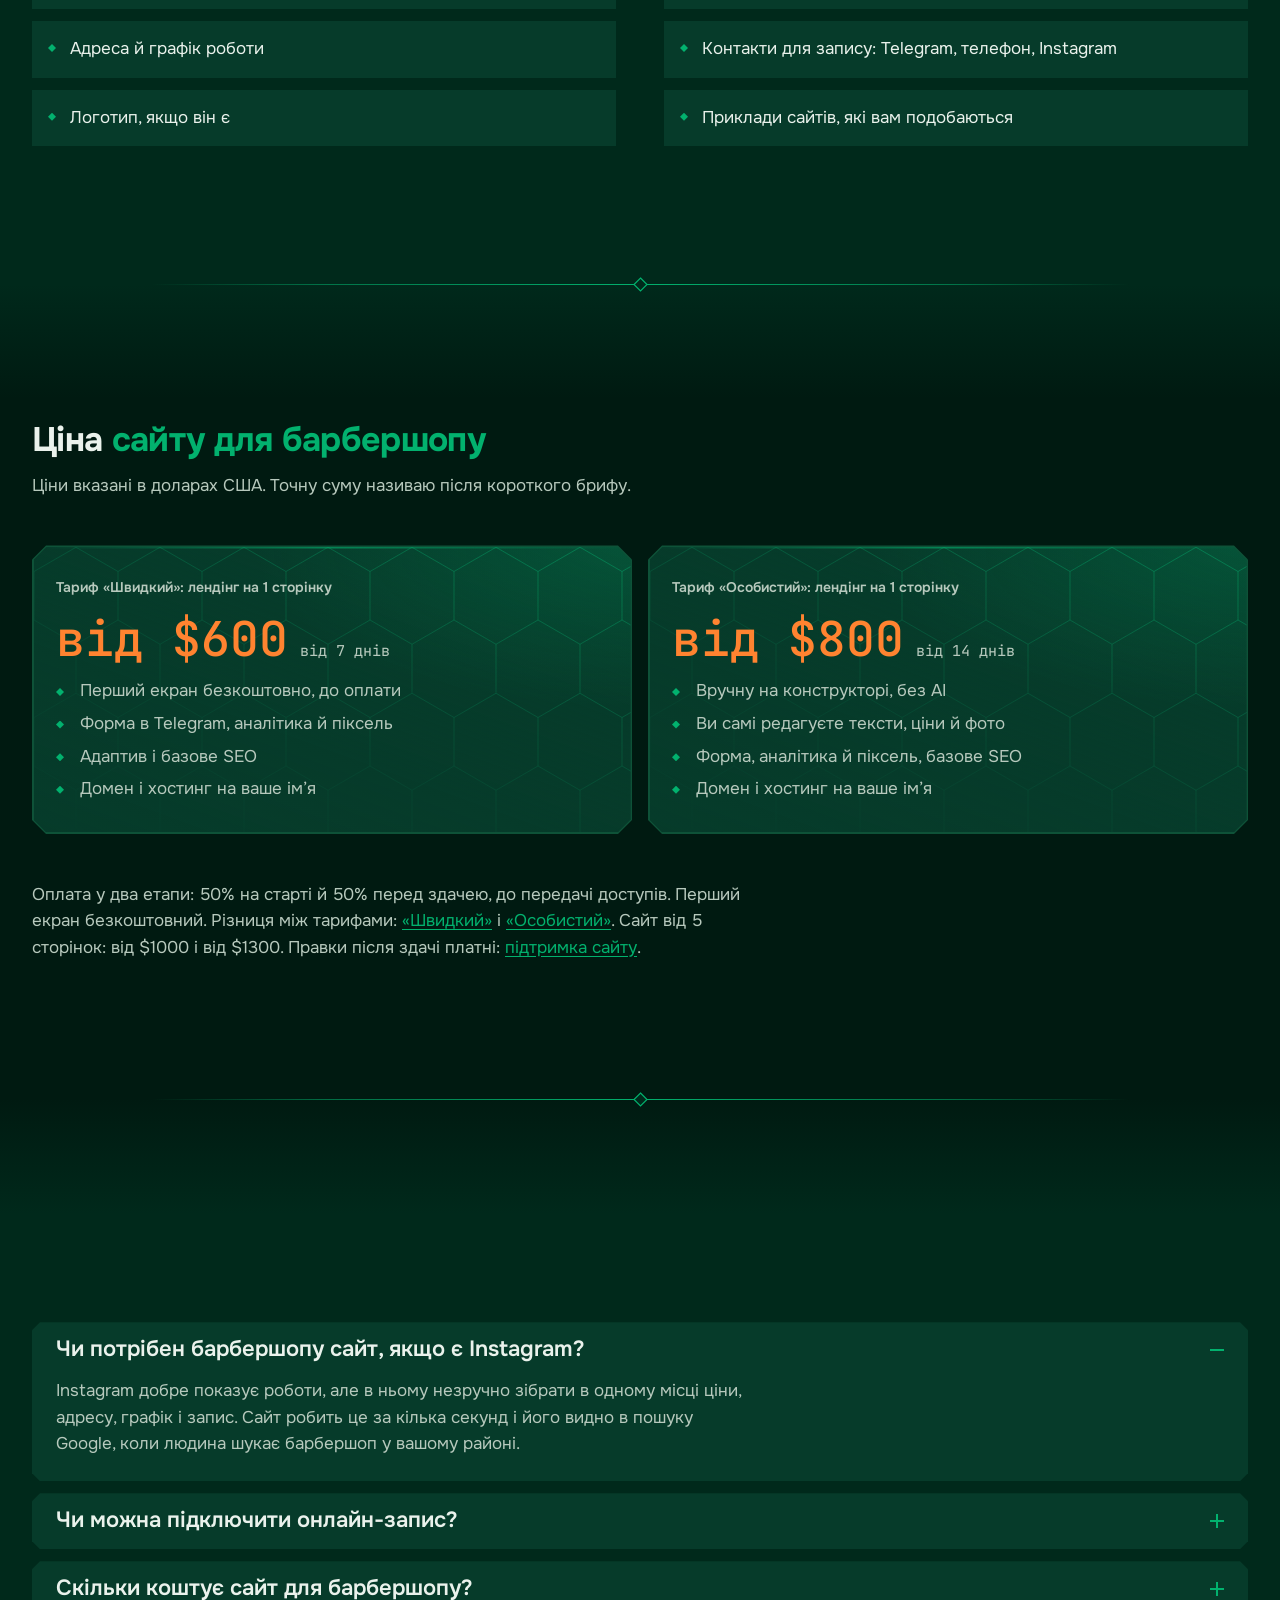
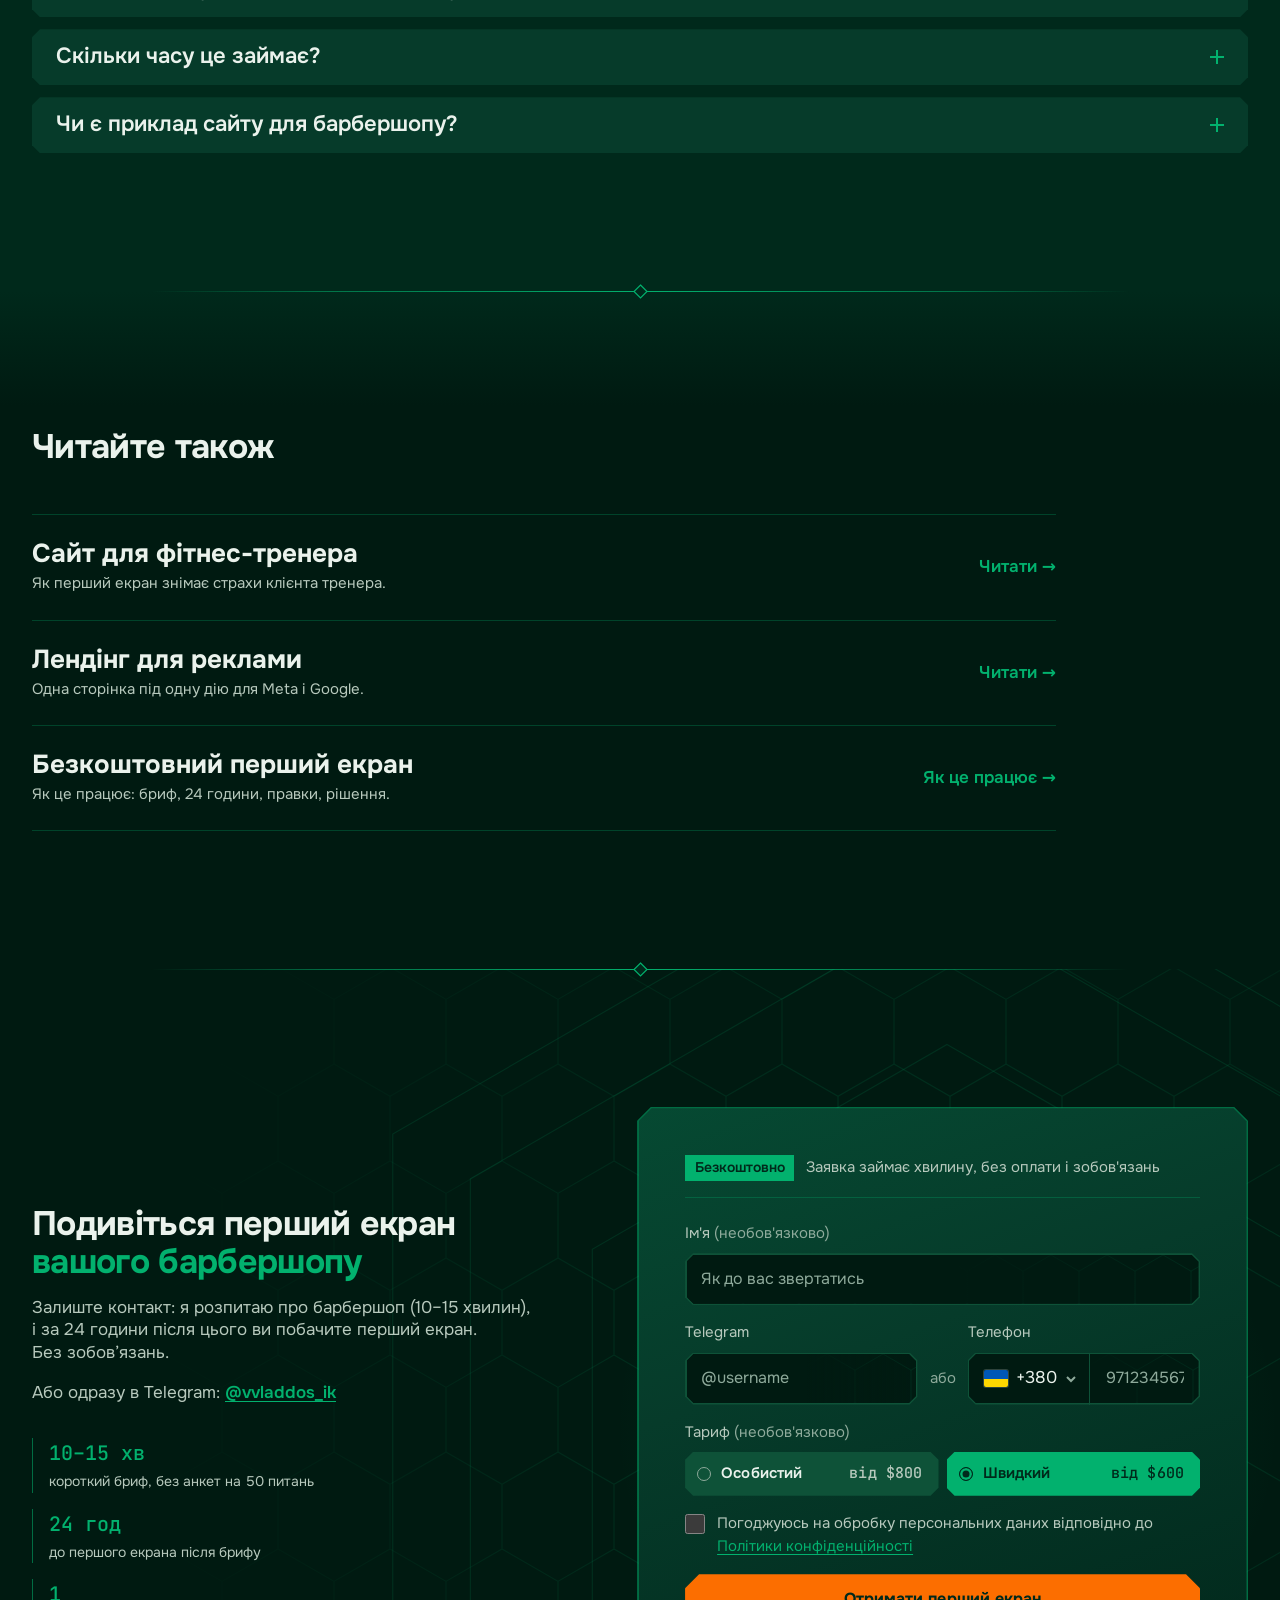
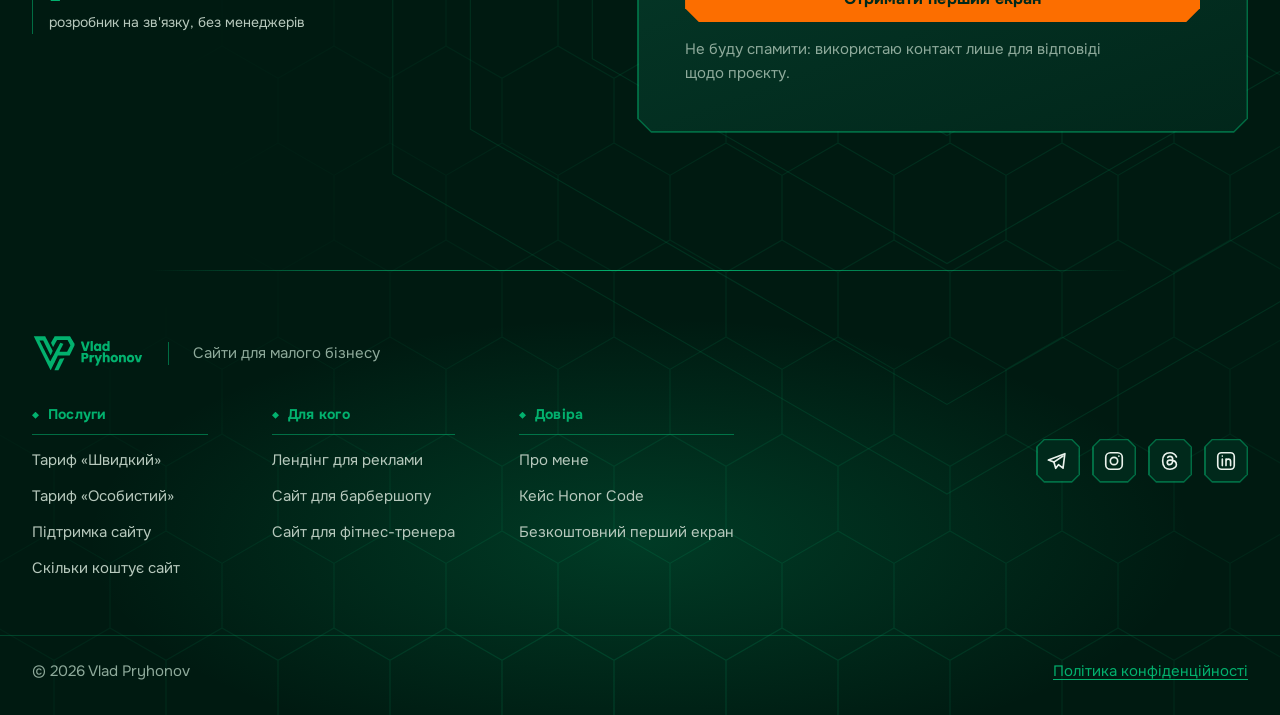
<file: sait-dlya-barbershopu/index.html>
<!DOCTYPE html>
<html lang="uk">
<head>
<meta charset="UTF-8">
<meta http-equiv="Content-Security-Policy" content="default-src 'none'; script-src 'self' https://www.googletagmanager.com https://connect.facebook.net; style-src 'self' 'unsafe-inline'; img-src 'self' data: https://*.google-analytics.com https://*.googletagmanager.com https://www.facebook.com; font-src 'self'; connect-src 'self' https://script.google.com https://script.googleusercontent.com https://*.google-analytics.com https://*.analytics.google.com https://*.googletagmanager.com https://www.facebook.com https://connect.facebook.net; frame-src https://www.youtube-nocookie.com; manifest-src 'self'; object-src 'none'; base-uri 'self'; form-action 'self'">
<meta name="referrer" content="strict-origin-when-cross-origin">
<meta name="viewport" content="width=device-width, initial-scale=1">
<title>Сайт для барбершопу: лендінг від $600 – Vlad Pryhonov</title>
<meta name="description" content="Сайт і лендінг для барбершопу: перший екран за 24 години, ціни, запис через форму чи Telegram, адаптив. Приклад Kronos Barber Club, від $600.">
<link rel="canonical" href="https://pryhonov.com/sait-dlya-barbershopu/">
<meta name="theme-color" content="#00291B">
<meta name="robots" content="index, follow, max-image-preview:large, max-snippet:-1, max-video-preview:-1">
<meta name="author" content="Vlad Pryhonov">
<link rel="icon" href="/favicon.ico" sizes="48x48">
<link rel="icon" type="image/png" href="/img/favicon.png" sizes="64x64">
<link rel="icon" type="image/png" href="/img/icon-192.png" sizes="192x192">
<link rel="apple-touch-icon" href="/apple-touch-icon.png">
<link rel="manifest" href="/site.webmanifest">
<meta property="og:type" content="website">
<meta property="og:locale" content="uk_UA">
<meta property="og:site_name" content="Vlad Pryhonov">
<meta property="og:title" content="Сайт для барбершопу, який збирає записи: від $600">
<meta property="og:description" content="Перший екран за 24 години, ціни й запис в одному місці, адаптив для телефона. Приклад Kronos Barber Club, від $600.">
<meta property="og:url" content="https://pryhonov.com/sait-dlya-barbershopu/">
<meta property="og:image" content="https://pryhonov.com/img/og-barber-1.jpg">
<meta property="og:image:width" content="1200">
<meta property="og:image:height" content="630">
<meta property="og:image:alt" content="Сайт для барбершопу від $600: Влад Пригонов">
<meta property="og:image:type" content="image/jpeg">
<meta name="twitter:card" content="summary_large_image">
<meta name="twitter:title" content="Сайт для барбершопу, який збирає записи: від $600">
<meta name="twitter:description" content="Перший екран за 24 години, ціни й запис в одному місці, адаптив для телефона. Приклад Kronos Barber Club, від $600.">
<meta name="twitter:image" content="https://pryhonov.com/img/og-barber-1.jpg">
<script src="/js/boot.js"></script>
<link rel="preload" as="font" type="font/woff2" href="/fonts/onest-400-cyrillic.woff2" crossorigin>
<link rel="stylesheet" href="/css/fonts.css?v=20261121c">
<link rel="stylesheet" href="/css/tokens.css?v=20261121c">
<link rel="stylesheet" href="/css/base.css?v=20261121c">
<link rel="stylesheet" href="/css/components.css?v=20261121c">
<link rel="stylesheet" href="/css/header.css?v=20261121c">
<link rel="stylesheet" href="/css/case.css?v=20261121c">
<link rel="stylesheet" href="/css/sections.css?v=20261121c">
<link rel="stylesheet" href="/css/process.css?v=20261121c">
<link rel="stylesheet" href="/css/pages.css?v=20261121c">
<script type="application/ld+json">
{
  "@context": "https://schema.org",
  "@graph": [
    {
      "@type": "WebPage",
      "@id": "https://pryhonov.com/sait-dlya-barbershopu/#webpage",
      "url": "https://pryhonov.com/sait-dlya-barbershopu/",
      "name": "Сайт для барбершопу: лендінг від $600 – Vlad Pryhonov",
      "description": "Сайт і лендінг для барбершопу: перший екран за 24 години, ціни, запис через форму чи Telegram, адаптив. Приклад Kronos Barber Club, від $600.",
      "inLanguage": "uk",
      "isPartOf": {
        "@id": "https://pryhonov.com/#website"
      },
      "about": {
        "@id": "https://pryhonov.com/#service"
      },
      "breadcrumb": {
        "@id": "https://pryhonov.com/sait-dlya-barbershopu/#breadcrumb"
      },
      "datePublished": "2026-11-20",
      "dateModified": "2026-11-20",
      "primaryImageOfPage": {
        "@type": "ImageObject",
        "url": "https://pryhonov.com/img/og-barber-1.jpg",
        "width": 1200,
        "height": 630
      }
    },
    {
      "@type": "BreadcrumbList",
      "@id": "https://pryhonov.com/sait-dlya-barbershopu/#breadcrumb",
      "itemListElement": [
        {
          "@type": "ListItem",
          "position": 1,
          "name": "Головна",
          "item": "https://pryhonov.com/"
        },
        {
          "@type": "ListItem",
          "position": 2,
          "name": "Сайт для барбершопу",
          "item": "https://pryhonov.com/sait-dlya-barbershopu/"
        }
      ]
    },
    {
      "@type": "Service",
      "@id": "https://pryhonov.com/sait-dlya-barbershopu/#service",
      "name": "Сайт для барбершопу",
      "serviceType": "Розробка сайтів для барбершопів",
      "description": "Сайт і лендінг для барбершопу: перший екран за 24 години, ціни, запис через форму чи Telegram, адаптив. Приклад Kronos Barber Club, від $600.",
      "provider": {
        "@id": "https://pryhonov.com/#service"
      },
      "areaServed": {
        "@type": "Country",
        "name": "Україна"
      },
      "url": "https://pryhonov.com/sait-dlya-barbershopu/",
      "offers": [
        {
          "@type": "Offer",
          "name": "Лендінг на 1 сторінку, тариф «Швидкий»",
          "priceCurrency": "USD",
          "price": "600",
          "priceSpecification": {
            "@type": "PriceSpecification",
            "priceCurrency": "USD",
            "minPrice": 600
          },
          "url": "https://pryhonov.com/sait-dlya-barbershopu/"
        },
        {
          "@type": "Offer",
          "name": "Лендінг на 1 сторінку, тариф «Особистий»",
          "priceCurrency": "USD",
          "price": "800",
          "priceSpecification": {
            "@type": "PriceSpecification",
            "priceCurrency": "USD",
            "minPrice": 800
          },
          "url": "https://pryhonov.com/sait-dlya-barbershopu/"
        }
      ]
    },
    {
      "@type": "FAQPage",
      "@id": "https://pryhonov.com/sait-dlya-barbershopu/#faq",
      "inLanguage": "uk",
      "mainEntity": [
        {
          "@type": "Question",
          "name": "Чи потрібен барбершопу сайт, якщо є Instagram?",
          "acceptedAnswer": {
            "@type": "Answer",
            "text": "Instagram добре показує роботи, але в ньому незручно зібрати в одному місці ціни, адресу, графік і запис. Сайт робить це за кілька секунд і його видно в пошуку Google, коли людина шукає барбершоп у вашому районі."
          }
        },
        {
          "@type": "Question",
          "name": "Чи можна підключити онлайн-запис?",
          "acceptedAnswer": {
            "@type": "Answer",
            "text": "Можна додати кнопку чи форму запису в Telegram або на телефон. Інтеграцію зі сторонніми сервісами онлайн-запису (наприклад, для запису до конкретного майстра) обговорюємо окремо після брифу."
          }
        },
        {
          "@type": "Question",
          "name": "Скільки коштує сайт для барбершопу?",
          "acceptedAnswer": {
            "@type": "Answer",
            "text": "Лендінг на 1 сторінку від $600 на тарифі «Швидкий» і від $800 на тарифі «Особистий». Сайт від 5 сторінок від $1000 і від $1300. Ціни в доларах США, суму називаю після брифу."
          }
        },
        {
          "@type": "Question",
          "name": "Скільки часу це займає?",
          "acceptedAnswer": {
            "@type": "Answer",
            "text": "Перший екран ви бачите безкоштовно за 24 години після брифу. Повний лендінг запускається від 7 днів на «Швидкому» і від 14 днів на «Особистому», рахуючи від передоплати й отримання фото та текстів."
          }
        },
        {
          "@type": "Question",
          "name": "Чи є приклад сайту для барбершопу?",
          "acceptedAnswer": {
            "@type": "Answer",
            "text": "Так: демо Kronos Barber Club. Це навчальний проєкт без клієнта, а не виконане замовлення. Він показує, як я підлаштовую тон першого екрана під нішу."
          }
        }
      ]
    }
  ]
}
</script>
</head>
<body>
<a class="skip-link" href="#main">Перейти до вмісту</a>

<header class="site-header" id="header">
  <div class="wrap site-header__bar">
    <a class="brand" href="/" aria-label="Vlad Pryhonov: на головну"><img src="/img/logo.svg" alt="Vlad Pryhonov" width="99" height="34"></a>
    <nav class="site-nav" aria-label="Основна навігація"><a href="/shvydkyi-tarif/">Швидкий</a><a href="/osobystyi-tarif/">Особистий</a><a href="/pershyi-ekran/">Перший екран</a><a href="/skilky-koshtuye-sait/">Ціни</a><a href="/keis-honor-code/">Кейси</a></nav>
    <a class="site-phone" href="tel:+380970877657">+38 (097) 087-76-57</a>
    <a class="btn btn--outline-orange btn--sm site-cta" href="#contact" data-track="cta_header" aria-label="Залишити заявку"><span class="site-cta__full">Залишити заявку</span><span class="site-cta__short">Заявка</span></a>
    <button class="burger" type="button" id="burger" aria-expanded="false" aria-controls="mobileMenu" aria-label="Відкрити меню"><span></span></button>
  </div>
  <div class="mobile-menu" id="mobileMenu" hidden><a href="/shvydkyi-tarif/">Швидкий</a><a href="/osobystyi-tarif/">Особистий</a><a href="/pershyi-ekran/">Перший екран</a><a href="/skilky-koshtuye-sait/">Ціни</a><a href="/keis-honor-code/">Кейси</a><a href="/pidtrymka-saitu/">Підтримка сайту</a><a href="/pro-mene/">Про мене</a><a class="mobile-menu__phone" href="tel:+380970877657">+38 (097) 087-76-57</a></div>
</header>

<main id="main">
<section class="phero" aria-labelledby="h1">
  <div class="pbg" aria-hidden="true">
    <span class="finale__lattice"></span>
    <svg class="finale__ripples" viewBox="0 0 1000 1000" focusable="false">
      <polygon points="500,370 612.6,435 612.6,565 500,630 387.4,565 387.4,435"/>
      <polygon points="500,280 690.5,390 690.5,610 500,720 309.5,610 309.5,390"/>
      <polygon points="500,180 777.1,340 777.1,660 500,820 222.9,660 222.9,340"/>
      <polygon points="500,70 872.4,285 872.4,715 500,930 127.6,715 127.6,285"/>
      <polygon points="500,0 933,250 933,750 500,1000 67,750 67,250"/>
    </svg>
    <span class="finale__glow finale__glow--a"></span>
  </div>
  <div class="wrap phero__grid">
    <div class="reveal">
      <ol class="crumbs" aria-label="Навігація по сторінці"><li><a href="/">Головна</a></li><li><span aria-current="page">Сайт для барбершопу</span></li></ol>
      <h1 class="ptitle" id="h1">Сайт для барбершопу, <em>який збирає записи</em></h1>
      <p class="plead">Клієнт вирішує за секунди, чи це його барбершоп. Роблю лендінг, де видно атмосферу, ціни й запис, і де на телефоні все відкривається швидко. Перший екран ви бачите безкоштовно за 24 години.</p>
      <div class="pactions"><a class="btn btn--primary" href="#contact" data-track="cta_barber">Отримати перший екран</a><a class="btn btn--ghost" href="#demo">Подивитись приклад</a></div>
      <p class="pnote">Оплата лише після того, як ви побачили перший екран.</p>
    </div>
    <div class="dev dev--one reveal" data-live data-tilt>
      <span class="dev__glow" aria-hidden="true"></span>
      <div class="dev__tilt">
        <img class="dev__laptop" src="/img/case/demo-kronos.webp" width="1000" height="574" alt="Демо-проєкт «Kronos Barber Club»: перший екран сайту (барбершоп)"><span class="dpin" style="left:28%;top:41%;--i:0"><b>1</b></span><span class="dpin" style="left:37%;top:61%;--i:1"><b>2</b></span><span class="dpin" style="left:11%;top:79%;--i:2"><b>3</b></span>
      </div>
      <span class="dev__badge">Демо: Kronos Barber Club</span>
    </div>
  </div>
</section>

<section class="psec fband-sec" aria-label="Коротко"><div class="wrap"><dl class="fband reveal"><div><dt>«Швидкий»</dt><dd class="is-price">від $600</dd></div><div><dt>«Особистий»</dt><dd class="is-price">від $800</dd></div><div><dt>Запуск</dt><dd>від 7 днів</dd></div><div><dt>Перший екран</dt><dd class="is-text">безкоштовно</dd></div><div><dt>Приклад</dt><dd class="is-text">Kronos (демо)</dd></div></dl></div></section>

<section class="section psec" id="need" aria-labelledby="need-title">
  <div class="wrap">
    <div class="split">
    <header class="section-head reveal"><h2 id="need-title">Що потрібно <em>сайту барбершопу</em></h2><p class="section-head__lead">Те, що людина шукає, коли обирає, куди піти на стрижку.</p></header>
      <div class="split__body reveal"><div class="rows"><article class="row"><h3>Атмосфера на першому екрані</h3><p>Фото й тон, що передають, який це барбершоп: преміальний, домашній чи брутальний. Заголовок продає настрій, а не слово «стрижка».</p></article><article class="row"><h3>Послуги й ціни без дзвінка</h3><p>Список послуг із цінами «від». Людина порівнює барбершопи, і той, де ціну видно одразу, виграє.</p></article><article class="row"><h3>Запис в один дотик</h3><p>Кнопка запису в Telegram, на телефон чи в форму. Одна головна дія, видима без прокручування.</p></article><article class="row"><h3>Майстри й роботи</h3><p>Реальні фото робіт і майстрів. Вони дають довіру, але надаєте їх ви: я їх не вигадую й не беру зі стоків.</p></article><article class="row"><h3>Адреса, карта, графік</h3><p>Де знаходитесь, як дістатись і коли працюєте: на мобільному це шукають першим.</p></article></div>      <figure class="slots" data-live>
        <div class="slots__grid" aria-hidden="true"><b class="">10:00</b><b class="is-taken">11:00</b><b class="">12:00</b><b class="is-taken">13:00</b><b class="is-pick">14:00</b><b class="">15:00</b><b class="is-taken">16:00</b><b class="">17:00</b></div>
        <div class="slots__ok" aria-hidden="true">Запис надіслано вам у Telegram</div>
        <figcaption>Схема: клієнт обирає вільний час і одним дотиком надсилає запис. Реальні години й послуги підставляються ваші.</figcaption>
      </figure></div>
    </div>
  </div>
</section>

<section class="section psec section--deep" id="demo" aria-labelledby="demo-title">
  <div class="wrap">
    <div class="split">
    <header class="section-head reveal"><h2 id="demo-title">На що дивитись <em>у демо</em></h2><p class="section-head__lead">Цифри на скріні угорі збігаються з пунктами нижче.</p></header>
      <div class="split__body reveal"><div class="rows rows--num"><article class="row"><h3>Заголовок продає емоцію</h3><p>Не «стрижки за адресою», а відчуття, заради якого людина обирає саме цей барбершоп.</p></article><article class="row"><h3>Тон задає темний преміальний вигляд</h3><p>Колір і фото одразу показують, для кого це місце. Ваш тон ми підбираємо на брифі.</p></article><article class="row"><h3>Дія видна одразу</h3><p>Кнопки запису й цін стоять на першому екрані, щоб людині не треба було шукати.</p></article></div>
        <p class="demo-note">Це демо-проєкт без клієнта, а не виконане замовлення: він показує, як я підлаштовую тон і структуру першого екрана під нішу.</p>
        <p class="demo-act"><a class="btn btn--ghost" href="https://vladyslav-pryhonov.github.io/kronos-barber/" target="_blank" rel="noopener">Дивитись демо «Kronos Barber Club» ↗</a></p>
      </div>
    </div>
  </div>
</section>

<section class="section psec" id="prep" aria-labelledby="prep-title">
  <div class="wrap">
    <header class="section-head reveal"><h2 id="prep-title">Що підготувати <em>для першого екрана</em></h2><p class="section-head__lead">Достатньо надіслати це в Telegram: решту я уточню на брифі.</p></header>
    <ul class="checks reveal"><li>Список послуг і цін</li><li>3–5 фото барбершопу та робіт</li><li>Адреса й графік роботи</li><li>Контакти для запису: Telegram, телефон, Instagram</li><li>Логотип, якщо він є</li><li>Приклади сайтів, які вам подобаються</li></ul>
  </div>
</section>

<section class="section psec section--deep" id="price" aria-labelledby="price-title">
  <div class="wrap">
    <header class="section-head reveal"><h2 id="price-title">Ціна <em>сайту для барбершопу</em></h2><p class="section-head__lead">Ціни вказані в доларах США. Точну суму називаю після короткого брифу.</p></header>
    <div class="pgrid pgrid--2 reveal">
      <article class="ptile chamfer"><span class="ptile__label">Тариф «Швидкий»: лендінг на 1 сторінку</span><div class="ptile__price"><b>від $600</b><span>від 7 днів</span></div>
        <ul><li>Перший екран безкоштовно, до оплати</li><li>Форма в Telegram, аналітика й піксель</li><li>Адаптив і базове SEO</li><li>Домен і хостинг на ваше ім’я</li></ul></article>
      <article class="ptile chamfer"><span class="ptile__label">Тариф «Особистий»: лендінг на 1 сторінку</span><div class="ptile__price"><b>від $800</b><span>від 14 днів</span></div>
        <ul><li>Вручну на конструкторі, без AI</li><li>Ви самі редагуєте тексти, ціни й фото</li><li>Форма, аналітика й піксель, базове SEO</li><li>Домен і хостинг на ваше ім’я</li></ul></article>
    </div>
    <p class="paynote reveal">Оплата у два етапи: 50% на старті й 50% перед здачею, до передачі доступів. Перший екран безкоштовний. Різниця між тарифами: <a class="plink" href="/shvydkyi-tarif/">«Швидкий»</a> і <a class="plink" href="/osobystyi-tarif/">«Особистий»</a>. Сайт від 5 сторінок: від $1000 і від $1300. Правки після здачі платні: <a class="plink" href="/pidtrymka-saitu/">підтримка сайту</a>.</p>
  </div>
</section>

<section class="section psec" id="faq" aria-labelledby="faq-title">
  <div class="wrap">
    <header class="section-head reveal"><h2 id="faq-title">Питання <em>про сайт для барбершопу</em></h2></header>
    <div class="faq__list reveal">
      <details name="faq" class="qa chamfer chamfer-sm" open>
        <summary>Чи потрібен барбершопу сайт, якщо є Instagram?</summary>
        <p>Instagram добре показує роботи, але в ньому незручно зібрати в одному місці ціни, адресу, графік і запис. Сайт робить це за кілька секунд і його видно в пошуку Google, коли людина шукає барбершоп у вашому районі.</p>
      </details>
      <details name="faq" class="qa chamfer chamfer-sm">
        <summary>Чи можна підключити онлайн-запис?</summary>
        <p>Можна додати кнопку чи форму запису в Telegram або на телефон. Інтеграцію зі сторонніми сервісами онлайн-запису (наприклад, для запису до конкретного майстра) обговорюємо окремо після брифу.</p>
      </details>
      <details name="faq" class="qa chamfer chamfer-sm">
        <summary>Скільки коштує сайт для барбершопу?</summary>
        <p>Лендінг на 1 сторінку від $600 на тарифі «Швидкий» і від $800 на тарифі «Особистий». Сайт від 5 сторінок від $1000 і від $1300. Ціни в доларах США, суму називаю після брифу.</p>
      </details>
      <details name="faq" class="qa chamfer chamfer-sm">
        <summary>Скільки часу це займає?</summary>
        <p>Перший екран ви бачите безкоштовно за 24 години після брифу. Повний лендінг запускається від 7 днів на «Швидкому» і від 14 днів на «Особистому», рахуючи від передоплати й отримання фото та текстів.</p>
      </details>
      <details name="faq" class="qa chamfer chamfer-sm">
        <summary>Чи є приклад сайту для барбершопу?</summary>
        <p>Так: демо Kronos Barber Club. Це навчальний проєкт без клієнта, а не виконане замовлення. Він показує, як я підлаштовую тон першого екрана під нішу.</p>
      </details>
    </div>
  </div>
</section>

<section class="section psec section--deep" aria-labelledby="rel-title">
  <div class="wrap">
    <header class="section-head reveal"><h2 id="rel-title">Читайте також</h2></header>
    <nav class="related reveal" aria-label="Пов'язані сторінки"><a href="/sait-dlya-fitnes-trenera/"><b>Сайт для фітнес-тренера</b><span>Як перший екран знімає страхи клієнта тренера.</span><em>Читати →</em></a><a href="/lending-dlya-reklamy/"><b>Лендінг для реклами</b><span>Одна сторінка під одну дію для Meta і Google.</span><em>Читати →</em></a><a href="/pershyi-ekran/"><b>Безкоштовний перший екран</b><span>Як це працює: бриф, 24 години, правки, рішення.</span><em>Як це працює →</em></a></nav>
  </div>
</section>

<section class="section section--deep" id="contact" data-tariff-default="fast" aria-labelledby="contact-title">
    <!-- Спільний «грандіозний» фон останнього блоку й підвалу: решітка, концентричні гексагони-«сигнал», світіння -->
    <div class="finale__bg" aria-hidden="true">
      <span class="finale__lattice"></span>
      <svg class="finale__ripples" viewBox="0 0 1000 1000" focusable="false">
        <polygon points="500,370 612.6,435 612.6,565 500,630 387.4,565 387.4,435"/>
        <polygon points="500,280 690.5,390 690.5,610 500,720 309.5,610 309.5,390"/>
        <polygon points="500,180 777.1,340 777.1,660 500,820 222.9,660 222.9,340"/>
        <polygon points="500,70 872.4,285 872.4,715 500,930 127.6,715 127.6,285"/>
        <polygon points="500,0 933,250 933,750 500,1000 67,750 67,250"/>
      </svg>
      <span class="finale__glow finale__glow--a"></span>
      <span class="finale__glow finale__glow--b"></span>
    </div>
    <div class="wrap contact">
      <div class="contact__copy reveal">
        <h2 id="contact-title">Подивіться перший екран <em>вашого барбершопу</em></h2>
        <p class="contact__lead">Залиште контакт: я розпитаю про барбершоп (10–15 хвилин), і за 24 години після цього ви побачите перший екран. Без зобов’язань.</p>
        <p class="contact__direct">Або одразу в Telegram: <a href="https://t.me/vvladdos_ik" target="_blank" rel="noopener" data-track="telegram_click">@vvladdos_ik</a></p>
        <ul class="contact__facts">
          <li><b>10–15 хв</b><span>короткий бриф, без анкет на 50 питань</span></li>
          <li><b>24 год</b><span>до першого екрана після брифу</span></li>
          <li><b>1</b><span>розробник на зв'язку, без менеджерів</span></li>
        </ul>
      </div>

      <div class="formwrap reveal">
        <div class="formcard chamfer">
          <div class="formcard__head"><span class="formcard__badge">Безкоштовно</span><p>Заявка займає хвилину, без оплати і зобов'язань</p></div>
          <form id="leadForm" novalidate>
            <div class="field">
              <label for="fName">Ім'я <span class="opt">(необов'язково)</span></label>
              <div class="control">
                <input id="fName" name="name" autocomplete="given-name" placeholder="Як до вас звертатись">
              </div>
            </div>
            <!-- Контакт: на мобільному перемикач «Telegram | Телефон» показує одне поле (js/site.js, data-mode); від 760 px обидва поля поруч з «або» -->
            <div class="contact-pair" id="contactPair" data-mode="tg">
              <div class="cswitch" role="group" aria-label="Як з вами зв'язатись">
                <span class="cswitch__lbl">Як з вами зв'язатись?</span>
                <div class="cswitch__track">
                  <button type="button" class="cswitch__btn" data-cmode="tg" aria-pressed="true">Telegram</button>
                  <button type="button" class="cswitch__btn" data-cmode="ph" aria-pressed="false">Телефон</button>
                </div>
              </div>
              <div class="field field--tg">
                <label for="fTelegram">Telegram</label>
                <div class="control">
                  <input id="fTelegram" name="telegram" autocomplete="off" placeholder="@username">
                </div>
              </div>
              <span class="contact-pair__or" aria-hidden="true">або</span>
              <div class="field field--ph">
                <label for="fPhone">Телефон</label>
                <div class="control">
                  <div class="cc" id="cc">
                    <button type="button" class="cc__btn" id="ccBtn" aria-haspopup="listbox" aria-expanded="false" aria-controls="ccList" aria-label="Код країни">
                      <span class="flag flag--ua" id="ccFlag" aria-hidden="true"></span>
                      <span id="ccCode">+380</span>
                      <svg class="cc__chev" viewBox="0 0 12 12" aria-hidden="true"><path d="M2 4l4 4 4-4"/></svg>
                    </button>
                    <ul class="cc__list" id="ccList" role="listbox" tabindex="-1" hidden aria-label="Країна">
                      <li role="option" data-code="+380" data-flag="ua" aria-selected="true"><span class="flag flag--ua" aria-hidden="true"></span>Україна<b>+380</b></li>
                      <li role="option" data-code="+48" data-flag="pl" aria-selected="false"><span class="flag flag--pl" aria-hidden="true"></span>Польща<b>+48</b></li>
                      <li role="option" data-code="+49" data-flag="de" aria-selected="false"><span class="flag flag--de" aria-hidden="true"></span>Німеччина<b>+49</b></li>
                      <li role="option" data-code="+34" data-flag="es" aria-selected="false"><span class="flag flag--es" aria-hidden="true"></span>Іспанія<b>+34</b></li>
                      <li role="option" data-code="+44" data-flag="gb" aria-selected="false"><span class="flag flag--gb" aria-hidden="true"></span>Велика Британія<b>+44</b></li>
                      <li role="option" data-code="+1" data-flag="us" aria-selected="false"><span class="flag flag--us" aria-hidden="true"></span>США<b>+1</b></li>
                    </ul>
                    <input type="hidden" id="fPhoneCode" value="+380">
                  </div>
                  <input id="fPhone" name="phone" type="tel" autocomplete="tel-national" inputmode="tel" placeholder="971234567">
                </div>
              </div>
            </div>
            <p class="field-error" id="fContactError" role="alert"></p>

            <!-- Тариф: той самий вибір, що в hero і в блоці цін (js/site.js). Без вибору йде «не обрано» -->
            <fieldset class="tpick">
              <legend>Тариф <span class="opt">(необов'язково)</span></legend>
              <button type="button" class="chip tpick__btn" data-pick="personal" aria-pressed="false"><span>Особистий</span><span class="tpick__price">від $800</span></button>
              <button type="button" class="chip tpick__btn" data-pick="fast" aria-pressed="false"><span>Швидкий</span><span class="tpick__price">від $600</span></button>
            </fieldset>

            <div class="hp" aria-hidden="true">
              <label for="fWebsite">Залиште це поле порожнім</label>
              <input id="fWebsite" name="website" type="text" tabindex="-1" autocomplete="off">
            </div>

            <label class="consent">
              <input type="checkbox" id="fConsent" required>
              <span>Погоджуюсь на обробку персональних даних відповідно до <a href="/privacy.html" target="_blank" rel="noopener">Політики конфіденційності</a></span>
            </label>
            <p class="field-error" id="fConsentError" role="alert"></p>

            <button type="submit" class="btn btn--primary btn--block" data-track="form_submit_click">Отримати перший екран</button>
            <p class="formcard__fine">Не буду спамити: використаю контакт лише для відповіді щодо проєкту.</p>
          </form>

          <div class="thanks" id="thanks" hidden tabindex="-1">
            <h3>Дякую! Заявку отримано</h3>
            <p>Відповім протягом 24 годин. Хочете швидше, напишіть одразу в Telegram: там я на зв'язку особисто.</p>
            <a class="btn btn--primary" id="thanksTelegram" href="https://t.me/vvladdos_ik" target="_blank" rel="noopener" data-track="telegram_click_after_lead">Написати в Telegram</a>

            <form id="detailsForm" class="details" novalidate>
              <h4>Допоможіть підготувати перший екран точніше <span class="opt">(необов'язково)</span></h4>
              <fieldset class="chips" aria-label="Тип бізнесу">
                <legend>Тип бізнесу</legend>
                <button type="button" class="chip" aria-pressed="false">Інтернет-магазин</button>
                <button type="button" class="chip" aria-pressed="false">Послуги</button>
                <button type="button" class="chip" aria-pressed="false">Кафе, салон або студія</button>
                <button type="button" class="chip" aria-pressed="false">Особистий бренд</button>
                <button type="button" class="chip" aria-pressed="false" id="chipOther">Інше</button>
              </fieldset>
              <div class="field" id="nicheOtherWrap" hidden>
                <label for="fNicheOther">Ваша ніша</label>
                <div class="control"><input id="fNicheOther" placeholder="Наприклад: ремонт квартир"></div>
              </div>
              <fieldset class="chips" aria-label="Чи плануєте рекламу">
                <legend>Чи плануєте рекламу</legend>
                <button type="button" class="chip" data-group="ads" aria-pressed="false">Так</button>
                <button type="button" class="chip" data-group="ads" aria-pressed="false">Ні</button>
                <button type="button" class="chip" data-group="ads" aria-pressed="false">Ще не знаю</button>
              </fieldset>
              <div class="field">
                <label for="fLink">Сайт або соцмережі</label>
                <div class="control"><input id="fLink" placeholder="Посилання, якщо є" inputmode="url"></div>
              </div>
              <button type="submit" class="btn btn--ghost btn--block">Надіслати уточнення</button>
            </form>
            <p class="details__done" id="detailsDone" hidden role="status">Дякую, уточнення отримав.</p>
          </div>
        </div>
      </div>
    </div>
  </section>
</main>

<footer class="footer">
  <div class="wrap footer__row">
    <div>
      <div class="footer__top"><a class="footer__brand" href="/" aria-label="Vlad Pryhonov: на головну"><img src="/img/logo.svg" alt="Vlad Pryhonov" width="111" height="38"></a><p class="footer__tagline">Сайти для малого бізнесу</p></div>
      <nav class="footer__pages footer__cols" aria-label="Сторінки сайту">
        <div class="footer__col"><p class="footer__h">Послуги</p><a href="/shvydkyi-tarif/">Тариф «Швидкий»</a><a href="/osobystyi-tarif/">Тариф «Особистий»</a><a href="/pidtrymka-saitu/">Підтримка сайту</a><a href="/skilky-koshtuye-sait/">Скільки коштує сайт</a></div><div class="footer__col"><p class="footer__h">Для кого</p><a href="/lending-dlya-reklamy/">Лендінг для реклами</a><a href="/sait-dlya-barbershopu/">Сайт для барбершопу</a><a href="/sait-dlya-fitnes-trenera/">Сайт для фітнес-тренера</a></div><div class="footer__col"><p class="footer__h">Довіра</p><a href="/pro-mene/">Про мене</a><a href="/keis-honor-code/">Кейс Honor Code</a><a href="/pershyi-ekran/">Безкоштовний перший екран</a></div>
      </nav>
    </div>
    <ul class="social" aria-label="Де мене знайти">
      <li><a href="https://t.me/vvladdos_ik" target="_blank" rel="noopener" aria-label="Telegram" data-track="telegram_click"><svg viewBox="0 0 24 24" aria-hidden="true"><path d="M19.5 4L1.5 11l6 2.2L9.5 20l3-4 5 3.8z"/><path d="M7.5 13.2L17.5 6.5"/></svg></a></li>
      <li><a href="https://www.instagram.com/vlad.pryhonov/" target="_blank" rel="noopener" aria-label="Instagram"><svg viewBox="0 0 24 24" aria-hidden="true"><rect x="3" y="3" width="18" height="18" rx="5"/><circle cx="12" cy="12" r="4"/><circle cx="17.3" cy="6.7" r=".9" fill="currentColor" stroke="none"/></svg></a></li>
      <li><a href="https://www.threads.com/@vlad.pryhonov" target="_blank" rel="noopener" aria-label="Threads"><svg viewBox="0 0 24 24" aria-hidden="true"><path d="M19 7.5c-1.333-3-3.667-4.5-7-4.5-5 0-8 2.5-8 9s3.5 9 8 9 7-3 7-5-1-5-7-5c-2.5 0-3 1.25-3 2.5 0 1.5 1 2.5 2.5 2.5 2.5 0 3.5-1.5 3.5-5s-2-4-3-4-1.833.333-2.5 1"/></svg></a></li>
      <li><a href="https://www.linkedin.com/in/vlad-prigonov/?locale=uk" target="_blank" rel="noopener" aria-label="LinkedIn"><svg viewBox="0 0 24 24" aria-hidden="true"><rect x="3" y="3" width="18" height="18" rx="4"/><path d="M8 10v7M8 6.6v.01M12 17v-4.5a2.5 2.5 0 015 0V17M12 10v7"/></svg></a></li>
    </ul>
  </div>
  <div class="wrap footer__fine">
    <span>© 2026 Vlad Pryhonov</span>
    <a href="/privacy.html">Політика конфіденційності</a>
  </div>
</footer>

<!-- Cookie-згода: GA4 і Meta Pixel вантажаться лише після згоди й лише на бойовому домені (js/site.js) -->
<div class="cookie" id="cookieBar" role="region" aria-label="Cookie" hidden>
  <p>Cookie Google Analytics і Meta Pixel потрібні, щоб оцінювати рекламу. <a href="/privacy.html" target="_blank" rel="noopener">Політика конфіденційності</a></p>
  <div class="cookie__actions">
    <button type="button" class="btn btn--ghost btn--sm" id="cookieDecline">Відхилити</button>
    <button type="button" class="btn btn--ghost btn--sm" id="cookieAccept">Прийняти</button>
  </div>
</div>

<script src="/js/page.js?v=20261121c" defer></script>
<script src="/js/case.js?v=20261121c" defer></script>
<script src="/js/site.js?v=20261121c" defer></script>
</body>
</html>
</file>
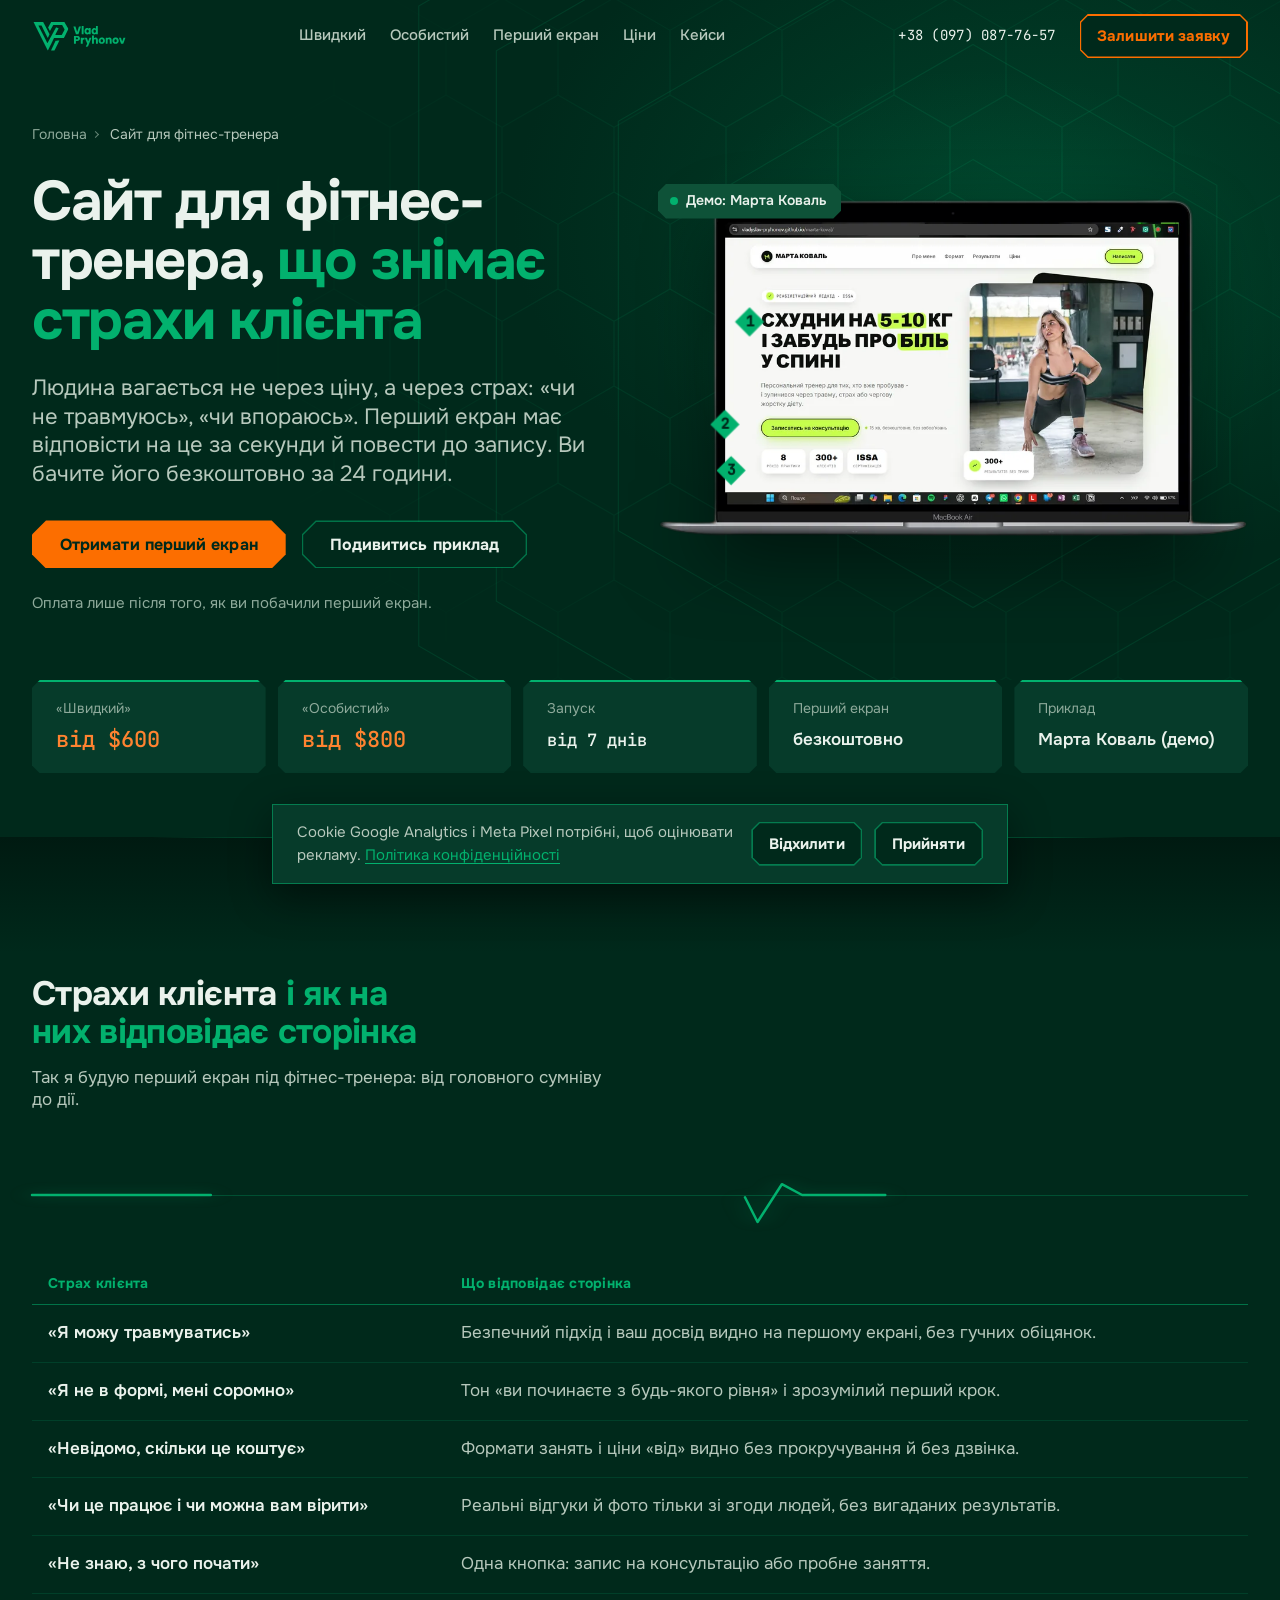
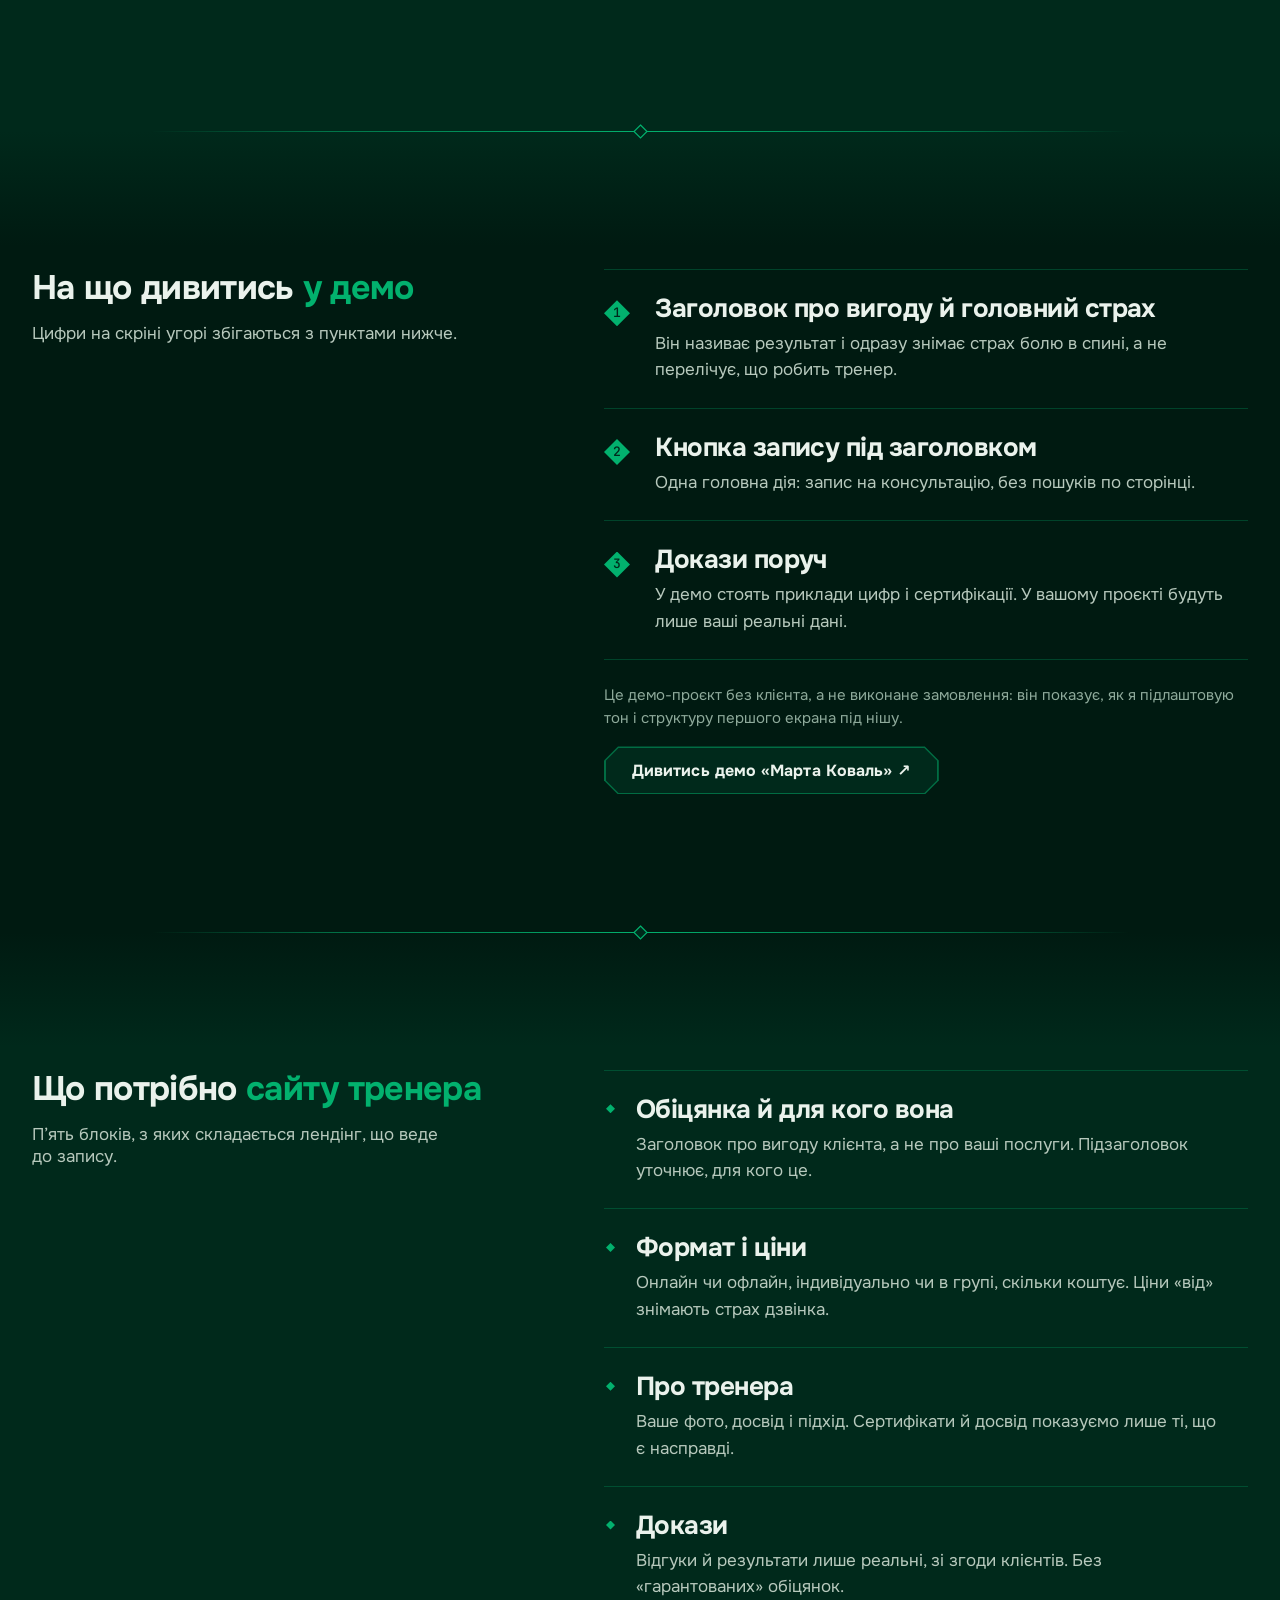
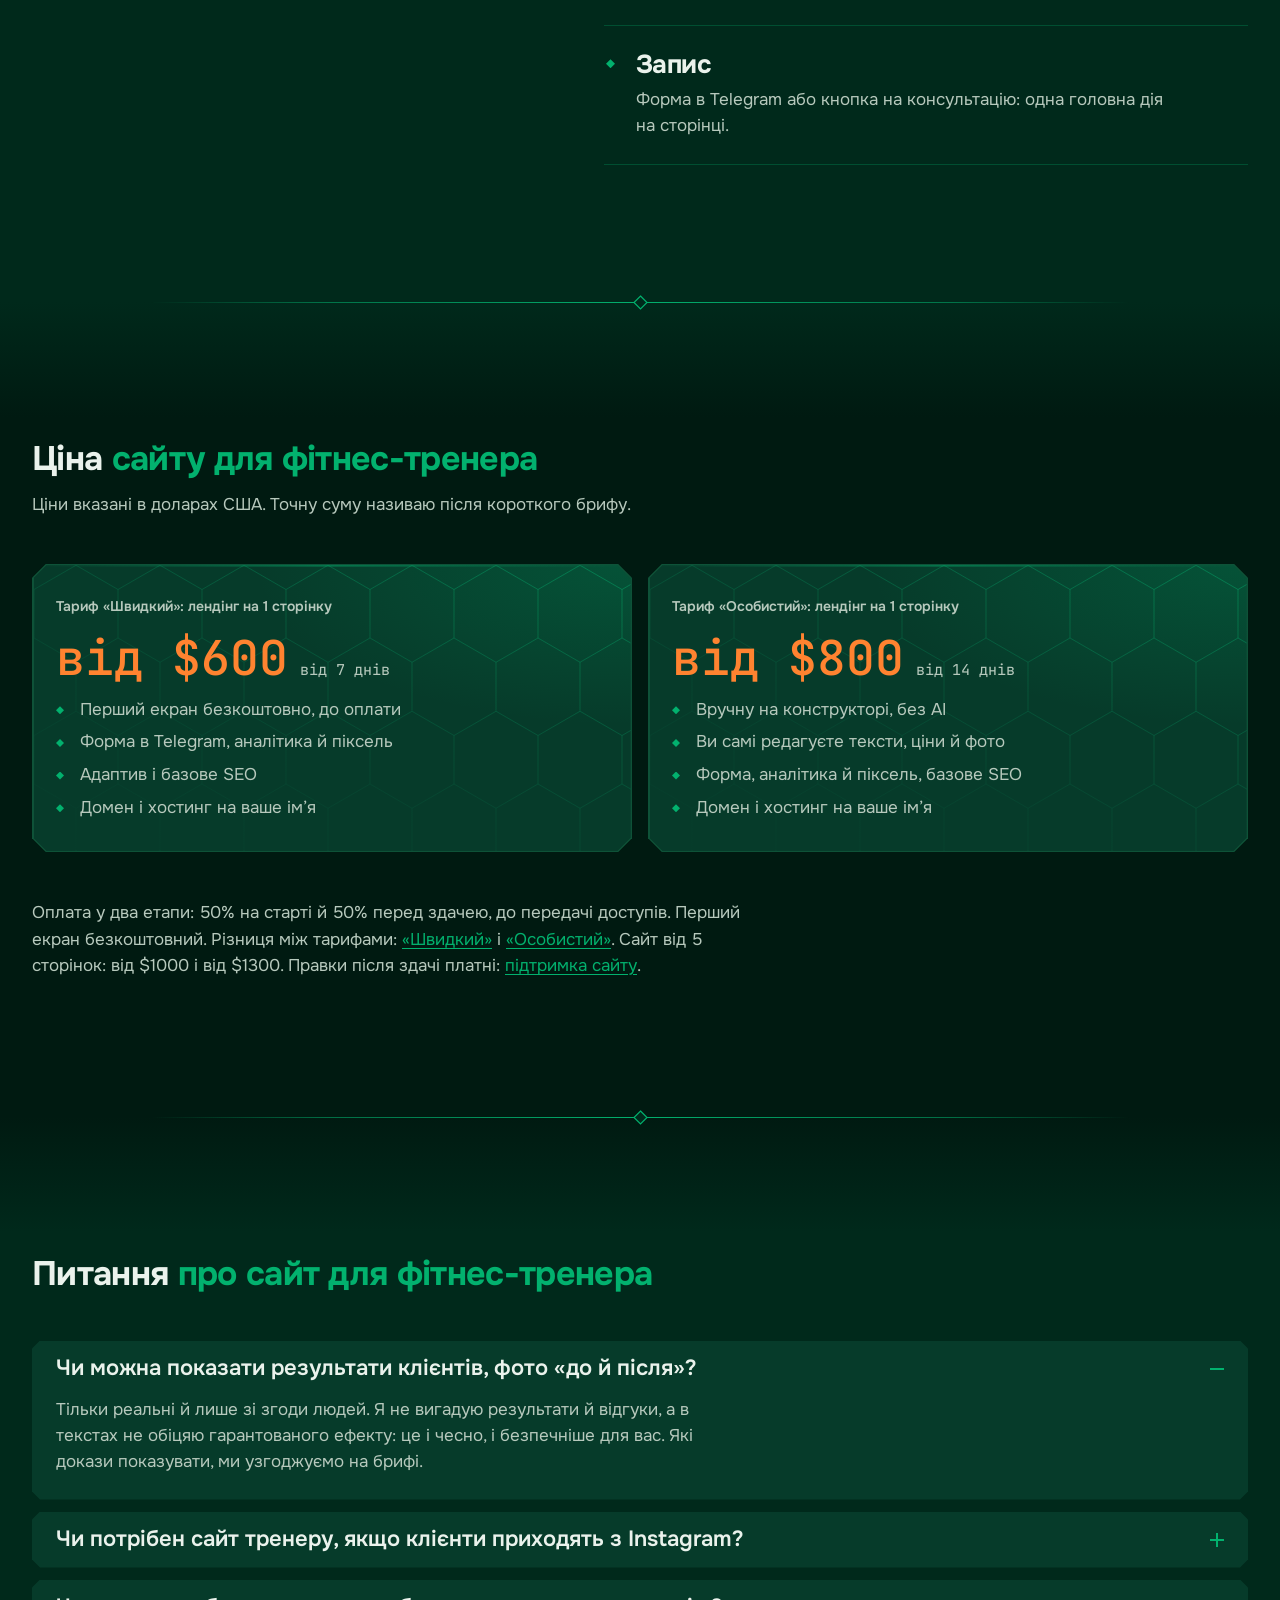
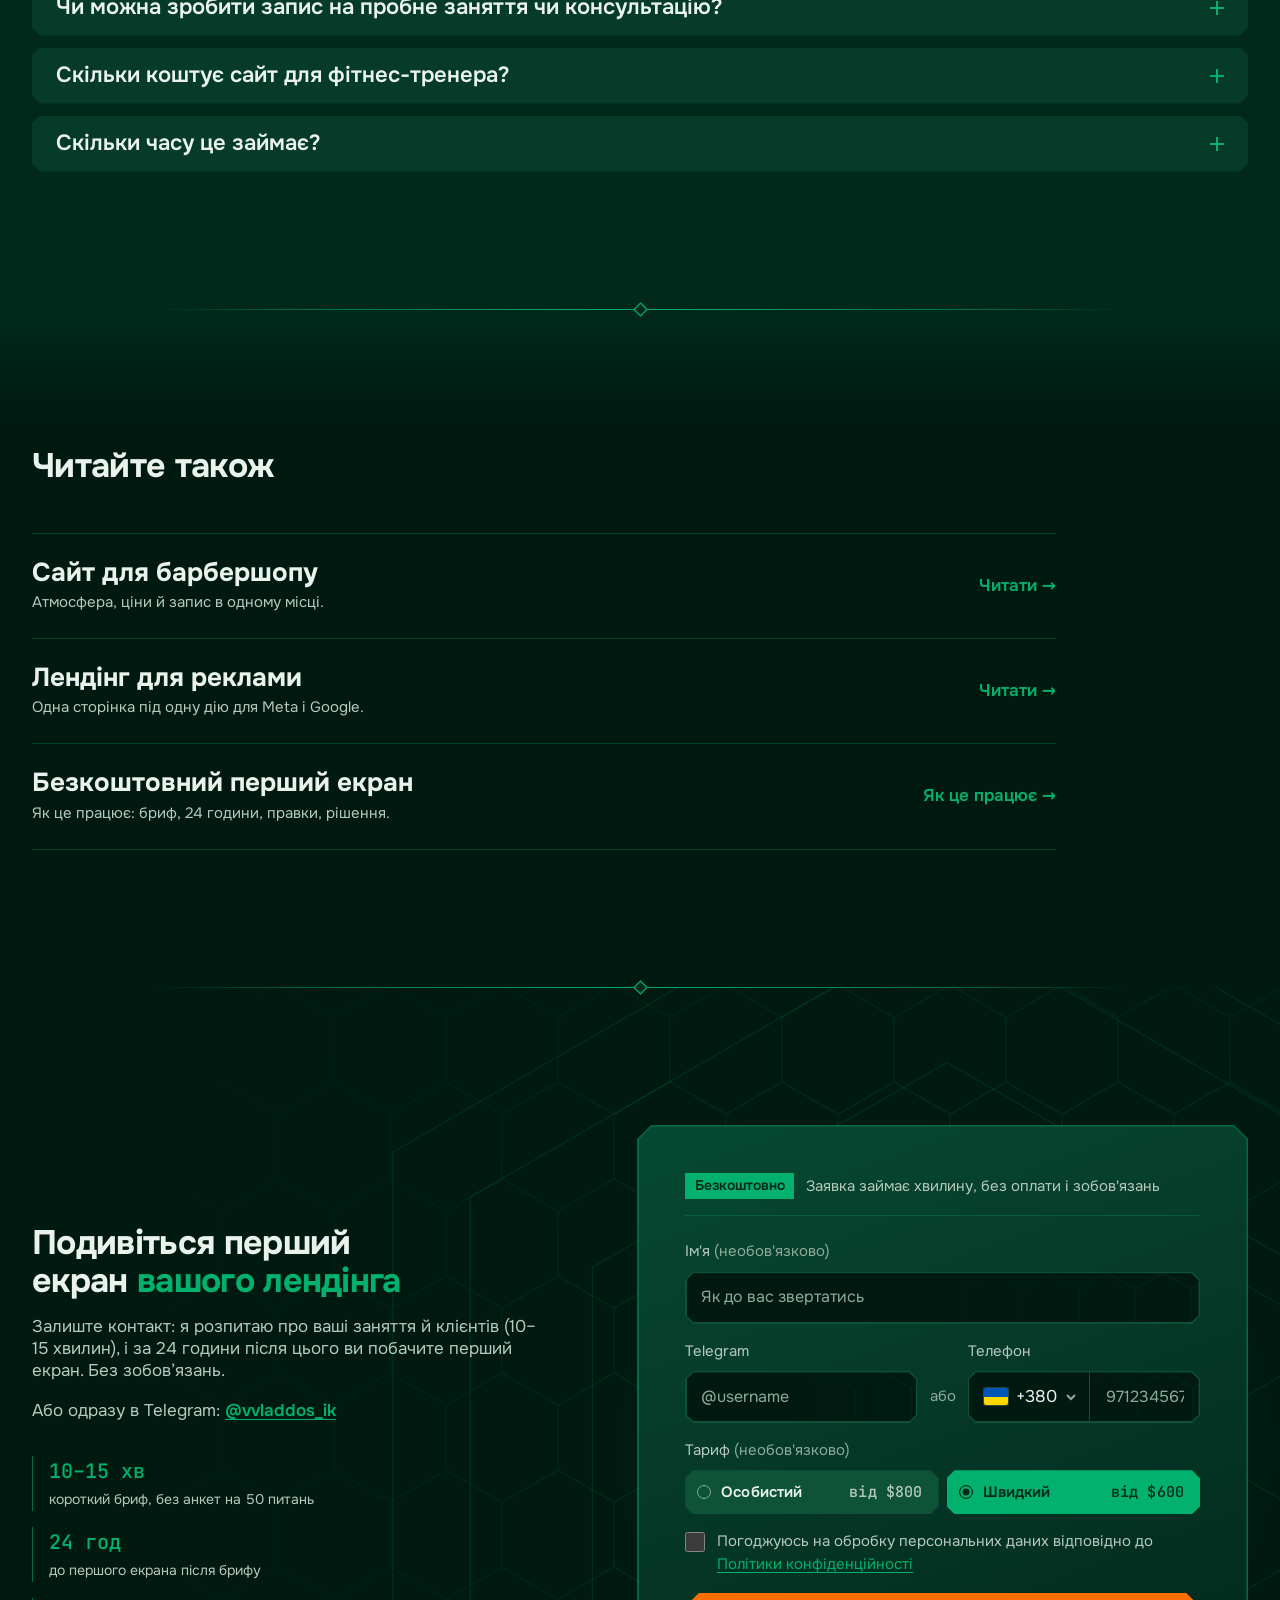
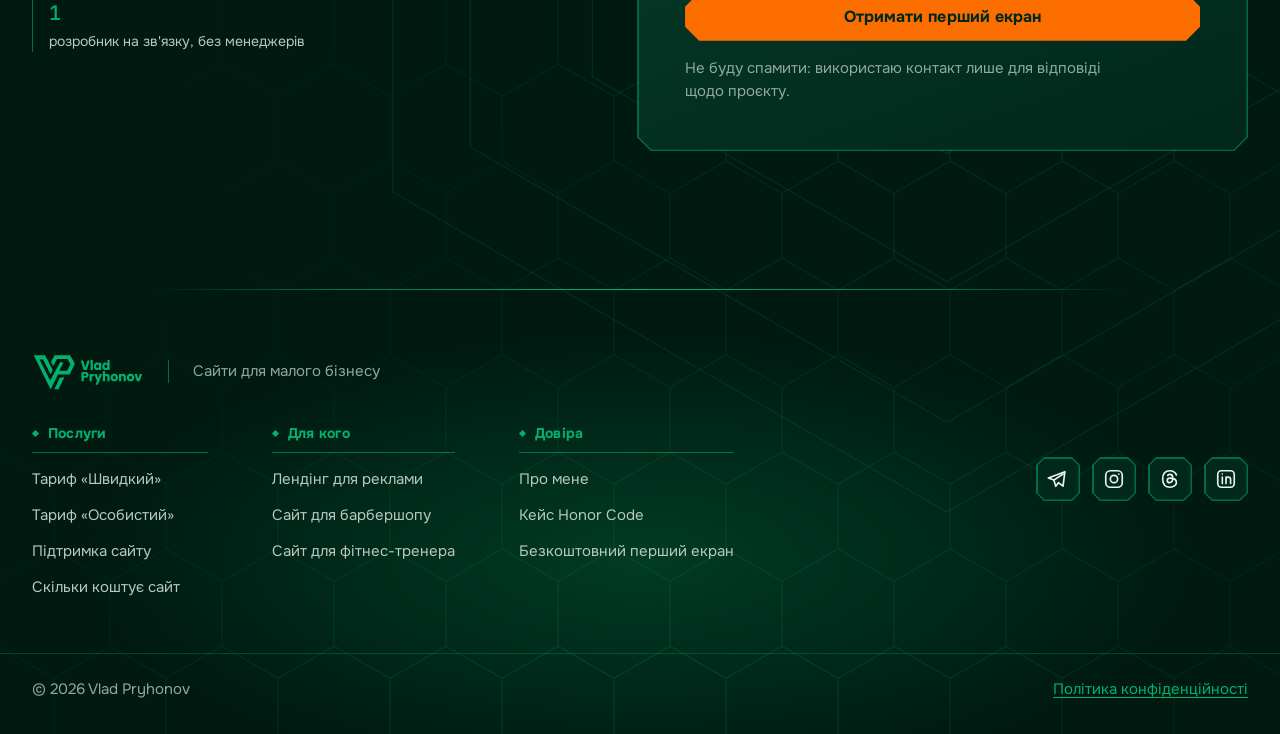
<file: sait-dlya-fitnes-trenera/index.html>
<!DOCTYPE html>
<html lang="uk">
<head>
<meta charset="UTF-8">
<meta http-equiv="Content-Security-Policy" content="default-src 'none'; script-src 'self' https://www.googletagmanager.com https://connect.facebook.net; style-src 'self' 'unsafe-inline'; img-src 'self' data: https://*.google-analytics.com https://*.googletagmanager.com https://www.facebook.com; font-src 'self'; connect-src 'self' https://script.google.com https://script.googleusercontent.com https://*.google-analytics.com https://*.analytics.google.com https://*.googletagmanager.com https://www.facebook.com https://connect.facebook.net; frame-src https://www.youtube-nocookie.com; manifest-src 'self'; object-src 'none'; base-uri 'self'; form-action 'self'">
<meta name="referrer" content="strict-origin-when-cross-origin">
<meta name="viewport" content="width=device-width, initial-scale=1">
<title>Сайт для фітнес-тренера: лендінг від $600 – Vlad Pryhonov</title>
<meta name="description" content="Лендінг для фітнес-тренера: перший екран, що знімає страхи клієнта, запис на консультацію, адаптив. Приклад Марта Коваль, від $600, запуск від 7 днів.">
<link rel="canonical" href="https://pryhonov.com/sait-dlya-fitnes-trenera/">
<meta name="theme-color" content="#00291B">
<meta name="robots" content="index, follow, max-image-preview:large, max-snippet:-1, max-video-preview:-1">
<meta name="author" content="Vlad Pryhonov">
<link rel="icon" href="/favicon.ico" sizes="48x48">
<link rel="icon" type="image/png" href="/img/favicon.png" sizes="64x64">
<link rel="icon" type="image/png" href="/img/icon-192.png" sizes="192x192">
<link rel="apple-touch-icon" href="/apple-touch-icon.png">
<link rel="manifest" href="/site.webmanifest">
<meta property="og:type" content="website">
<meta property="og:locale" content="uk_UA">
<meta property="og:site_name" content="Vlad Pryhonov">
<meta property="og:title" content="Сайт для фітнес-тренера: лендінг, що знімає страхи клієнта">
<meta property="og:description" content="Перший екран за 24 години, запис на консультацію й чесні тексти без вигаданих результатів. Від $600.">
<meta property="og:url" content="https://pryhonov.com/sait-dlya-fitnes-trenera/">
<meta property="og:image" content="https://pryhonov.com/img/og-fitness-1.jpg">
<meta property="og:image:width" content="1200">
<meta property="og:image:height" content="630">
<meta property="og:image:alt" content="Сайт для фітнес-тренера від $600: Влад Пригонов">
<meta property="og:image:type" content="image/jpeg">
<meta name="twitter:card" content="summary_large_image">
<meta name="twitter:title" content="Сайт для фітнес-тренера: лендінг, що знімає страхи клієнта">
<meta name="twitter:description" content="Перший екран за 24 години, запис на консультацію й чесні тексти без вигаданих результатів. Від $600.">
<meta name="twitter:image" content="https://pryhonov.com/img/og-fitness-1.jpg">
<script src="/js/boot.js"></script>
<link rel="preload" as="font" type="font/woff2" href="/fonts/onest-400-cyrillic.woff2" crossorigin>
<link rel="stylesheet" href="/css/fonts.css?v=20261121c">
<link rel="stylesheet" href="/css/tokens.css?v=20261121c">
<link rel="stylesheet" href="/css/base.css?v=20261121c">
<link rel="stylesheet" href="/css/components.css?v=20261121c">
<link rel="stylesheet" href="/css/header.css?v=20261121c">
<link rel="stylesheet" href="/css/case.css?v=20261121c">
<link rel="stylesheet" href="/css/sections.css?v=20261121c">
<link rel="stylesheet" href="/css/process.css?v=20261121c">
<link rel="stylesheet" href="/css/pages.css?v=20261121c">
<script type="application/ld+json">
{
  "@context": "https://schema.org",
  "@graph": [
    {
      "@type": "WebPage",
      "@id": "https://pryhonov.com/sait-dlya-fitnes-trenera/#webpage",
      "url": "https://pryhonov.com/sait-dlya-fitnes-trenera/",
      "name": "Сайт для фітнес-тренера: лендінг від $600 – Vlad Pryhonov",
      "description": "Лендінг для фітнес-тренера: перший екран, що знімає страхи клієнта, запис на консультацію, адаптив. Приклад Марта Коваль, від $600, запуск від 7 днів.",
      "inLanguage": "uk",
      "isPartOf": {
        "@id": "https://pryhonov.com/#website"
      },
      "about": {
        "@id": "https://pryhonov.com/#service"
      },
      "breadcrumb": {
        "@id": "https://pryhonov.com/sait-dlya-fitnes-trenera/#breadcrumb"
      },
      "datePublished": "2026-11-20",
      "dateModified": "2026-11-20",
      "primaryImageOfPage": {
        "@type": "ImageObject",
        "url": "https://pryhonov.com/img/og-fitness-1.jpg",
        "width": 1200,
        "height": 630
      }
    },
    {
      "@type": "BreadcrumbList",
      "@id": "https://pryhonov.com/sait-dlya-fitnes-trenera/#breadcrumb",
      "itemListElement": [
        {
          "@type": "ListItem",
          "position": 1,
          "name": "Головна",
          "item": "https://pryhonov.com/"
        },
        {
          "@type": "ListItem",
          "position": 2,
          "name": "Сайт для фітнес-тренера",
          "item": "https://pryhonov.com/sait-dlya-fitnes-trenera/"
        }
      ]
    },
    {
      "@type": "Service",
      "@id": "https://pryhonov.com/sait-dlya-fitnes-trenera/#service",
      "name": "Сайт для фітнес-тренера",
      "serviceType": "Розробка сайтів для фітнес-тренерів",
      "description": "Лендінг для фітнес-тренера: перший екран, що знімає страхи клієнта, запис на консультацію, адаптив. Приклад Марта Коваль, від $600, запуск від 7 днів.",
      "provider": {
        "@id": "https://pryhonov.com/#service"
      },
      "areaServed": {
        "@type": "Country",
        "name": "Україна"
      },
      "url": "https://pryhonov.com/sait-dlya-fitnes-trenera/",
      "offers": [
        {
          "@type": "Offer",
          "name": "Лендінг на 1 сторінку, тариф «Швидкий»",
          "priceCurrency": "USD",
          "price": "600",
          "priceSpecification": {
            "@type": "PriceSpecification",
            "priceCurrency": "USD",
            "minPrice": 600
          },
          "url": "https://pryhonov.com/sait-dlya-fitnes-trenera/"
        },
        {
          "@type": "Offer",
          "name": "Лендінг на 1 сторінку, тариф «Особистий»",
          "priceCurrency": "USD",
          "price": "800",
          "priceSpecification": {
            "@type": "PriceSpecification",
            "priceCurrency": "USD",
            "minPrice": 800
          },
          "url": "https://pryhonov.com/sait-dlya-fitnes-trenera/"
        }
      ]
    },
    {
      "@type": "FAQPage",
      "@id": "https://pryhonov.com/sait-dlya-fitnes-trenera/#faq",
      "inLanguage": "uk",
      "mainEntity": [
        {
          "@type": "Question",
          "name": "Чи можна показати результати клієнтів, фото «до й після»?",
          "acceptedAnswer": {
            "@type": "Answer",
            "text": "Тільки реальні й лише зі згоди людей. Я не вигадую результати й відгуки, а в текстах не обіцяю гарантованого ефекту: це і чесно, і безпечніше для вас. Які докази показувати, ми узгоджуємо на брифі."
          }
        },
        {
          "@type": "Question",
          "name": "Чи потрібен сайт тренеру, якщо клієнти приходять з Instagram?",
          "acceptedAnswer": {
            "@type": "Answer",
            "text": "Instagram показує вас, але не відповідає на питання «чи підійде мені, чи не боляче, скільки коштує». Лендінг збирає це в одному місці, веде до запису й допомагає, коли реклама спрямована на окрему сторінку."
          }
        },
        {
          "@type": "Question",
          "name": "Чи можна зробити запис на пробне заняття чи консультацію?",
          "acceptedAnswer": {
            "@type": "Answer",
            "text": "Так: форма заявки приходить вам у Telegram. Інтеграцію з календарем чи сервісом запису обговорюємо окремо."
          }
        },
        {
          "@type": "Question",
          "name": "Скільки коштує сайт для фітнес-тренера?",
          "acceptedAnswer": {
            "@type": "Answer",
            "text": "Лендінг на 1 сторінку від $600 на тарифі «Швидкий» і від $800 на тарифі «Особистий». Ціни в доларах США, суму називаю після брифу. Перший екран безкоштовний."
          }
        },
        {
          "@type": "Question",
          "name": "Скільки часу це займає?",
          "acceptedAnswer": {
            "@type": "Answer",
            "text": "Перший екран за 24 години після брифу, повний лендінг від 7 днів на «Швидкому» і від 14 днів на «Особистому». Строк рахується від передоплати й отримання фото та текстів."
          }
        }
      ]
    }
  ]
}
</script>
</head>
<body>
<a class="skip-link" href="#main">Перейти до вмісту</a>

<header class="site-header" id="header">
  <div class="wrap site-header__bar">
    <a class="brand" href="/" aria-label="Vlad Pryhonov: на головну"><img src="/img/logo.svg" alt="Vlad Pryhonov" width="99" height="34"></a>
    <nav class="site-nav" aria-label="Основна навігація"><a href="/shvydkyi-tarif/">Швидкий</a><a href="/osobystyi-tarif/">Особистий</a><a href="/pershyi-ekran/">Перший екран</a><a href="/skilky-koshtuye-sait/">Ціни</a><a href="/keis-honor-code/">Кейси</a></nav>
    <a class="site-phone" href="tel:+380970877657">+38 (097) 087-76-57</a>
    <a class="btn btn--outline-orange btn--sm site-cta" href="#contact" data-track="cta_header" aria-label="Залишити заявку"><span class="site-cta__full">Залишити заявку</span><span class="site-cta__short">Заявка</span></a>
    <button class="burger" type="button" id="burger" aria-expanded="false" aria-controls="mobileMenu" aria-label="Відкрити меню"><span></span></button>
  </div>
  <div class="mobile-menu" id="mobileMenu" hidden><a href="/shvydkyi-tarif/">Швидкий</a><a href="/osobystyi-tarif/">Особистий</a><a href="/pershyi-ekran/">Перший екран</a><a href="/skilky-koshtuye-sait/">Ціни</a><a href="/keis-honor-code/">Кейси</a><a href="/pidtrymka-saitu/">Підтримка сайту</a><a href="/pro-mene/">Про мене</a><a class="mobile-menu__phone" href="tel:+380970877657">+38 (097) 087-76-57</a></div>
</header>

<main id="main">
<section class="phero" aria-labelledby="h1">
  <div class="pbg" aria-hidden="true">
    <span class="finale__lattice"></span>
    <svg class="finale__ripples" viewBox="0 0 1000 1000" focusable="false">
      <polygon points="500,370 612.6,435 612.6,565 500,630 387.4,565 387.4,435"/>
      <polygon points="500,280 690.5,390 690.5,610 500,720 309.5,610 309.5,390"/>
      <polygon points="500,180 777.1,340 777.1,660 500,820 222.9,660 222.9,340"/>
      <polygon points="500,70 872.4,285 872.4,715 500,930 127.6,715 127.6,285"/>
      <polygon points="500,0 933,250 933,750 500,1000 67,750 67,250"/>
    </svg>
    <span class="finale__glow finale__glow--a"></span>
  </div>
  <div class="wrap phero__grid">
    <div class="reveal">
      <ol class="crumbs" aria-label="Навігація по сторінці"><li><a href="/">Головна</a></li><li><span aria-current="page">Сайт для фітнес-тренера</span></li></ol>
      <h1 class="ptitle" id="h1">Сайт для фітнес-тренера, <em>що знімає страхи клієнта</em></h1>
      <p class="plead">Людина вагається не через ціну, а через страх: «чи не травмуюсь», «чи впораюсь». Перший екран має відповісти на це за секунди й повести до запису. Ви бачите його безкоштовно за 24 години.</p>
      <div class="pactions"><a class="btn btn--primary" href="#contact" data-track="cta_fitness">Отримати перший екран</a><a class="btn btn--ghost" href="#demo">Подивитись приклад</a></div>
      <p class="pnote">Оплата лише після того, як ви побачили перший екран.</p>
    </div>
    <div class="dev dev--one reveal" data-live data-tilt>
      <span class="dev__glow" aria-hidden="true"></span>
      <div class="dev__tilt">
        <img class="dev__laptop" src="/img/case/demo-marta-koval.webp" width="1000" height="574" alt="Демо-проєкт «Марта Коваль»: перший екран сайту (фітнес-тренер)"><span class="dpin" style="left:17%;top:37%;--i:0"><b>1</b></span><span class="dpin" style="left:13%;top:66%;--i:1"><b>2</b></span><span class="dpin" style="left:14%;top:79%;--i:2"><b>3</b></span>
      </div>
      <span class="dev__badge">Демо: Марта Коваль</span>
    </div>
  </div>
</section>

<section class="psec fband-sec" aria-label="Коротко"><div class="wrap"><dl class="fband reveal"><div><dt>«Швидкий»</dt><dd class="is-price">від $600</dd></div><div><dt>«Особистий»</dt><dd class="is-price">від $800</dd></div><div><dt>Запуск</dt><dd>від 7 днів</dd></div><div><dt>Перший екран</dt><dd class="is-text">безкоштовно</dd></div><div><dt>Приклад</dt><dd class="is-text">Марта Коваль (демо)</dd></div></dl></div></section>

<section class="section psec" id="fear" aria-labelledby="fear-title">
  <div class="wrap">
    <header class="section-head reveal"><h2 id="fear-title">Страхи клієнта <em>і як на них відповідає сторінка</em></h2><p class="section-head__lead">Так я будую перший екран під фітнес-тренера: від головного сумніву до дії.</p></header>
    <div class="ecg reveal" data-live aria-hidden="true">
      <svg viewBox="0 0 600 80" preserveAspectRatio="none"><path pathLength="100" d="M0 40 H110 L124 40 L134 12 L148 68 L160 26 L170 40 H320 L334 40 L344 8 L358 70 L370 28 L380 40 H600"/></svg>
    </div>
    <div class="reveal">
    <table class="cmp cmp--pairs">
      <thead><tr><th scope="col">Страх клієнта</th><th scope="col">Що відповідає сторінка</th></tr></thead>
      <tbody><tr><th scope="row">«Я можу травмуватись»</th><td data-label="Що відповідає сторінка">Безпечний підхід і ваш досвід видно на першому екрані, без гучних обіцянок.</td></tr><tr><th scope="row">«Я не в формі, мені соромно»</th><td data-label="Що відповідає сторінка">Тон «ви починаєте з будь-якого рівня» і зрозумілий перший крок.</td></tr><tr><th scope="row">«Невідомо, скільки це коштує»</th><td data-label="Що відповідає сторінка">Формати занять і ціни «від» видно без прокручування й без дзвінка.</td></tr><tr><th scope="row">«Чи це працює і чи можна вам вірити»</th><td data-label="Що відповідає сторінка">Реальні відгуки й фото тільки зі згоди людей, без вигаданих результатів.</td></tr><tr><th scope="row">«Не знаю, з чого почати»</th><td data-label="Що відповідає сторінка">Одна кнопка: запис на консультацію або пробне заняття.</td></tr></tbody>
    </table>
    </div>
  </div>
</section>

<section class="section psec section--deep" id="demo" aria-labelledby="demo-title">
  <div class="wrap">
    <div class="split">
    <header class="section-head reveal"><h2 id="demo-title">На що дивитись <em>у демо</em></h2><p class="section-head__lead">Цифри на скріні угорі збігаються з пунктами нижче.</p></header>
      <div class="split__body reveal"><div class="rows rows--num"><article class="row"><h3>Заголовок про вигоду й головний страх</h3><p>Він називає результат і одразу знімає страх болю в спині, а не перелічує, що робить тренер.</p></article><article class="row"><h3>Кнопка запису під заголовком</h3><p>Одна головна дія: запис на консультацію, без пошуків по сторінці.</p></article><article class="row"><h3>Докази поруч</h3><p>У демо стоять приклади цифр і сертифікації. У вашому проєкті будуть лише ваші реальні дані.</p></article></div>
        <p class="demo-note">Це демо-проєкт без клієнта, а не виконане замовлення: він показує, як я підлаштовую тон і структуру першого екрана під нішу.</p>
        <p class="demo-act"><a class="btn btn--ghost" href="https://vladyslav-pryhonov.github.io/marta-koval/" target="_blank" rel="noopener">Дивитись демо «Марта Коваль» ↗</a></p>
      </div>
    </div>
  </div>
</section>

<section class="section psec" id="need" aria-labelledby="need-title">
  <div class="wrap">
    <div class="split">
    <header class="section-head reveal"><h2 id="need-title">Що потрібно <em>сайту тренера</em></h2><p class="section-head__lead">П’ять блоків, з яких складається лендінг, що веде до запису.</p></header>
      <div class="split__body reveal"><div class="rows"><article class="row"><h3>Обіцянка й для кого вона</h3><p>Заголовок про вигоду клієнта, а не про ваші послуги. Підзаголовок уточнює, для кого це.</p></article><article class="row"><h3>Формат і ціни</h3><p>Онлайн чи офлайн, індивідуально чи в групі, скільки коштує. Ціни «від» знімають страх дзвінка.</p></article><article class="row"><h3>Про тренера</h3><p>Ваше фото, досвід і підхід. Сертифікати й досвід показуємо лише ті, що є насправді.</p></article><article class="row"><h3>Докази</h3><p>Відгуки й результати лише реальні, зі згоди клієнтів. Без «гарантованих» обіцянок.</p></article><article class="row"><h3>Запис</h3><p>Форма в Telegram або кнопка на консультацію: одна головна дія на сторінці.</p></article></div></div>
    </div>
  </div>
</section>

<section class="section psec section--deep" id="price" aria-labelledby="price-title">
  <div class="wrap">
    <header class="section-head reveal"><h2 id="price-title">Ціна <em>сайту для фітнес-тренера</em></h2><p class="section-head__lead">Ціни вказані в доларах США. Точну суму називаю після короткого брифу.</p></header>
    <div class="pgrid pgrid--2 reveal">
      <article class="ptile chamfer"><span class="ptile__label">Тариф «Швидкий»: лендінг на 1 сторінку</span><div class="ptile__price"><b>від $600</b><span>від 7 днів</span></div>
        <ul><li>Перший екран безкоштовно, до оплати</li><li>Форма в Telegram, аналітика й піксель</li><li>Адаптив і базове SEO</li><li>Домен і хостинг на ваше ім’я</li></ul></article>
      <article class="ptile chamfer"><span class="ptile__label">Тариф «Особистий»: лендінг на 1 сторінку</span><div class="ptile__price"><b>від $800</b><span>від 14 днів</span></div>
        <ul><li>Вручну на конструкторі, без AI</li><li>Ви самі редагуєте тексти, ціни й фото</li><li>Форма, аналітика й піксель, базове SEO</li><li>Домен і хостинг на ваше ім’я</li></ul></article>
    </div>
    <p class="paynote reveal">Оплата у два етапи: 50% на старті й 50% перед здачею, до передачі доступів. Перший екран безкоштовний. Різниця між тарифами: <a class="plink" href="/shvydkyi-tarif/">«Швидкий»</a> і <a class="plink" href="/osobystyi-tarif/">«Особистий»</a>. Сайт від 5 сторінок: від $1000 і від $1300. Правки після здачі платні: <a class="plink" href="/pidtrymka-saitu/">підтримка сайту</a>.</p>
  </div>
</section>

<section class="section psec" id="faq" aria-labelledby="faq-title">
  <div class="wrap">
    <header class="section-head reveal"><h2 id="faq-title">Питання <em>про сайт для фітнес-тренера</em></h2></header>
    <div class="faq__list reveal">
      <details name="faq" class="qa chamfer chamfer-sm" open>
        <summary>Чи можна показати результати клієнтів, фото «до й після»?</summary>
        <p>Тільки реальні й лише зі згоди людей. Я не вигадую результати й відгуки, а в текстах не обіцяю гарантованого ефекту: це і чесно, і безпечніше для вас. Які докази показувати, ми узгоджуємо на брифі.</p>
      </details>
      <details name="faq" class="qa chamfer chamfer-sm">
        <summary>Чи потрібен сайт тренеру, якщо клієнти приходять з Instagram?</summary>
        <p>Instagram показує вас, але не відповідає на питання «чи підійде мені, чи не боляче, скільки коштує». Лендінг збирає це в одному місці, веде до запису й допомагає, коли реклама спрямована на окрему сторінку.</p>
      </details>
      <details name="faq" class="qa chamfer chamfer-sm">
        <summary>Чи можна зробити запис на пробне заняття чи консультацію?</summary>
        <p>Так: форма заявки приходить вам у Telegram. Інтеграцію з календарем чи сервісом запису обговорюємо окремо.</p>
      </details>
      <details name="faq" class="qa chamfer chamfer-sm">
        <summary>Скільки коштує сайт для фітнес-тренера?</summary>
        <p>Лендінг на 1 сторінку від $600 на тарифі «Швидкий» і від $800 на тарифі «Особистий». Ціни в доларах США, суму називаю після брифу. Перший екран безкоштовний.</p>
      </details>
      <details name="faq" class="qa chamfer chamfer-sm">
        <summary>Скільки часу це займає?</summary>
        <p>Перший екран за 24 години після брифу, повний лендінг від 7 днів на «Швидкому» і від 14 днів на «Особистому». Строк рахується від передоплати й отримання фото та текстів.</p>
      </details>
    </div>
  </div>
</section>

<section class="section psec section--deep" aria-labelledby="rel-title">
  <div class="wrap">
    <header class="section-head reveal"><h2 id="rel-title">Читайте також</h2></header>
    <nav class="related reveal" aria-label="Пов'язані сторінки"><a href="/sait-dlya-barbershopu/"><b>Сайт для барбершопу</b><span>Атмосфера, ціни й запис в одному місці.</span><em>Читати →</em></a><a href="/lending-dlya-reklamy/"><b>Лендінг для реклами</b><span>Одна сторінка під одну дію для Meta і Google.</span><em>Читати →</em></a><a href="/pershyi-ekran/"><b>Безкоштовний перший екран</b><span>Як це працює: бриф, 24 години, правки, рішення.</span><em>Як це працює →</em></a></nav>
  </div>
</section>

<section class="section section--deep" id="contact" data-tariff-default="fast" aria-labelledby="contact-title">
    <!-- Спільний «грандіозний» фон останнього блоку й підвалу: решітка, концентричні гексагони-«сигнал», світіння -->
    <div class="finale__bg" aria-hidden="true">
      <span class="finale__lattice"></span>
      <svg class="finale__ripples" viewBox="0 0 1000 1000" focusable="false">
        <polygon points="500,370 612.6,435 612.6,565 500,630 387.4,565 387.4,435"/>
        <polygon points="500,280 690.5,390 690.5,610 500,720 309.5,610 309.5,390"/>
        <polygon points="500,180 777.1,340 777.1,660 500,820 222.9,660 222.9,340"/>
        <polygon points="500,70 872.4,285 872.4,715 500,930 127.6,715 127.6,285"/>
        <polygon points="500,0 933,250 933,750 500,1000 67,750 67,250"/>
      </svg>
      <span class="finale__glow finale__glow--a"></span>
      <span class="finale__glow finale__glow--b"></span>
    </div>
    <div class="wrap contact">
      <div class="contact__copy reveal">
        <h2 id="contact-title">Подивіться перший екран <em>вашого лендінга</em></h2>
        <p class="contact__lead">Залиште контакт: я розпитаю про ваші заняття й клієнтів (10–15 хвилин), і за 24 години після цього ви побачите перший екран. Без зобов’язань.</p>
        <p class="contact__direct">Або одразу в Telegram: <a href="https://t.me/vvladdos_ik" target="_blank" rel="noopener" data-track="telegram_click">@vvladdos_ik</a></p>
        <ul class="contact__facts">
          <li><b>10–15 хв</b><span>короткий бриф, без анкет на 50 питань</span></li>
          <li><b>24 год</b><span>до першого екрана після брифу</span></li>
          <li><b>1</b><span>розробник на зв'язку, без менеджерів</span></li>
        </ul>
      </div>

      <div class="formwrap reveal">
        <div class="formcard chamfer">
          <div class="formcard__head"><span class="formcard__badge">Безкоштовно</span><p>Заявка займає хвилину, без оплати і зобов'язань</p></div>
          <form id="leadForm" novalidate>
            <div class="field">
              <label for="fName">Ім'я <span class="opt">(необов'язково)</span></label>
              <div class="control">
                <input id="fName" name="name" autocomplete="given-name" placeholder="Як до вас звертатись">
              </div>
            </div>
            <!-- Контакт: на мобільному перемикач «Telegram | Телефон» показує одне поле (js/site.js, data-mode); від 760 px обидва поля поруч з «або» -->
            <div class="contact-pair" id="contactPair" data-mode="tg">
              <div class="cswitch" role="group" aria-label="Як з вами зв'язатись">
                <span class="cswitch__lbl">Як з вами зв'язатись?</span>
                <div class="cswitch__track">
                  <button type="button" class="cswitch__btn" data-cmode="tg" aria-pressed="true">Telegram</button>
                  <button type="button" class="cswitch__btn" data-cmode="ph" aria-pressed="false">Телефон</button>
                </div>
              </div>
              <div class="field field--tg">
                <label for="fTelegram">Telegram</label>
                <div class="control">
                  <input id="fTelegram" name="telegram" autocomplete="off" placeholder="@username">
                </div>
              </div>
              <span class="contact-pair__or" aria-hidden="true">або</span>
              <div class="field field--ph">
                <label for="fPhone">Телефон</label>
                <div class="control">
                  <div class="cc" id="cc">
                    <button type="button" class="cc__btn" id="ccBtn" aria-haspopup="listbox" aria-expanded="false" aria-controls="ccList" aria-label="Код країни">
                      <span class="flag flag--ua" id="ccFlag" aria-hidden="true"></span>
                      <span id="ccCode">+380</span>
                      <svg class="cc__chev" viewBox="0 0 12 12" aria-hidden="true"><path d="M2 4l4 4 4-4"/></svg>
                    </button>
                    <ul class="cc__list" id="ccList" role="listbox" tabindex="-1" hidden aria-label="Країна">
                      <li role="option" data-code="+380" data-flag="ua" aria-selected="true"><span class="flag flag--ua" aria-hidden="true"></span>Україна<b>+380</b></li>
                      <li role="option" data-code="+48" data-flag="pl" aria-selected="false"><span class="flag flag--pl" aria-hidden="true"></span>Польща<b>+48</b></li>
                      <li role="option" data-code="+49" data-flag="de" aria-selected="false"><span class="flag flag--de" aria-hidden="true"></span>Німеччина<b>+49</b></li>
                      <li role="option" data-code="+34" data-flag="es" aria-selected="false"><span class="flag flag--es" aria-hidden="true"></span>Іспанія<b>+34</b></li>
                      <li role="option" data-code="+44" data-flag="gb" aria-selected="false"><span class="flag flag--gb" aria-hidden="true"></span>Велика Британія<b>+44</b></li>
                      <li role="option" data-code="+1" data-flag="us" aria-selected="false"><span class="flag flag--us" aria-hidden="true"></span>США<b>+1</b></li>
                    </ul>
                    <input type="hidden" id="fPhoneCode" value="+380">
                  </div>
                  <input id="fPhone" name="phone" type="tel" autocomplete="tel-national" inputmode="tel" placeholder="971234567">
                </div>
              </div>
            </div>
            <p class="field-error" id="fContactError" role="alert"></p>

            <!-- Тариф: той самий вибір, що в hero і в блоці цін (js/site.js). Без вибору йде «не обрано» -->
            <fieldset class="tpick">
              <legend>Тариф <span class="opt">(необов'язково)</span></legend>
              <button type="button" class="chip tpick__btn" data-pick="personal" aria-pressed="false"><span>Особистий</span><span class="tpick__price">від $800</span></button>
              <button type="button" class="chip tpick__btn" data-pick="fast" aria-pressed="false"><span>Швидкий</span><span class="tpick__price">від $600</span></button>
            </fieldset>

            <div class="hp" aria-hidden="true">
              <label for="fWebsite">Залиште це поле порожнім</label>
              <input id="fWebsite" name="website" type="text" tabindex="-1" autocomplete="off">
            </div>

            <label class="consent">
              <input type="checkbox" id="fConsent" required>
              <span>Погоджуюсь на обробку персональних даних відповідно до <a href="/privacy.html" target="_blank" rel="noopener">Політики конфіденційності</a></span>
            </label>
            <p class="field-error" id="fConsentError" role="alert"></p>

            <button type="submit" class="btn btn--primary btn--block" data-track="form_submit_click">Отримати перший екран</button>
            <p class="formcard__fine">Не буду спамити: використаю контакт лише для відповіді щодо проєкту.</p>
          </form>

          <div class="thanks" id="thanks" hidden tabindex="-1">
            <h3>Дякую! Заявку отримано</h3>
            <p>Відповім протягом 24 годин. Хочете швидше, напишіть одразу в Telegram: там я на зв'язку особисто.</p>
            <a class="btn btn--primary" id="thanksTelegram" href="https://t.me/vvladdos_ik" target="_blank" rel="noopener" data-track="telegram_click_after_lead">Написати в Telegram</a>

            <form id="detailsForm" class="details" novalidate>
              <h4>Допоможіть підготувати перший екран точніше <span class="opt">(необов'язково)</span></h4>
              <fieldset class="chips" aria-label="Тип бізнесу">
                <legend>Тип бізнесу</legend>
                <button type="button" class="chip" aria-pressed="false">Інтернет-магазин</button>
                <button type="button" class="chip" aria-pressed="false">Послуги</button>
                <button type="button" class="chip" aria-pressed="false">Кафе, салон або студія</button>
                <button type="button" class="chip" aria-pressed="false">Особистий бренд</button>
                <button type="button" class="chip" aria-pressed="false" id="chipOther">Інше</button>
              </fieldset>
              <div class="field" id="nicheOtherWrap" hidden>
                <label for="fNicheOther">Ваша ніша</label>
                <div class="control"><input id="fNicheOther" placeholder="Наприклад: ремонт квартир"></div>
              </div>
              <fieldset class="chips" aria-label="Чи плануєте рекламу">
                <legend>Чи плануєте рекламу</legend>
                <button type="button" class="chip" data-group="ads" aria-pressed="false">Так</button>
                <button type="button" class="chip" data-group="ads" aria-pressed="false">Ні</button>
                <button type="button" class="chip" data-group="ads" aria-pressed="false">Ще не знаю</button>
              </fieldset>
              <div class="field">
                <label for="fLink">Сайт або соцмережі</label>
                <div class="control"><input id="fLink" placeholder="Посилання, якщо є" inputmode="url"></div>
              </div>
              <button type="submit" class="btn btn--ghost btn--block">Надіслати уточнення</button>
            </form>
            <p class="details__done" id="detailsDone" hidden role="status">Дякую, уточнення отримав.</p>
          </div>
        </div>
      </div>
    </div>
  </section>
</main>

<footer class="footer">
  <div class="wrap footer__row">
    <div>
      <div class="footer__top"><a class="footer__brand" href="/" aria-label="Vlad Pryhonov: на головну"><img src="/img/logo.svg" alt="Vlad Pryhonov" width="111" height="38"></a><p class="footer__tagline">Сайти для малого бізнесу</p></div>
      <nav class="footer__pages footer__cols" aria-label="Сторінки сайту">
        <div class="footer__col"><p class="footer__h">Послуги</p><a href="/shvydkyi-tarif/">Тариф «Швидкий»</a><a href="/osobystyi-tarif/">Тариф «Особистий»</a><a href="/pidtrymka-saitu/">Підтримка сайту</a><a href="/skilky-koshtuye-sait/">Скільки коштує сайт</a></div><div class="footer__col"><p class="footer__h">Для кого</p><a href="/lending-dlya-reklamy/">Лендінг для реклами</a><a href="/sait-dlya-barbershopu/">Сайт для барбершопу</a><a href="/sait-dlya-fitnes-trenera/">Сайт для фітнес-тренера</a></div><div class="footer__col"><p class="footer__h">Довіра</p><a href="/pro-mene/">Про мене</a><a href="/keis-honor-code/">Кейс Honor Code</a><a href="/pershyi-ekran/">Безкоштовний перший екран</a></div>
      </nav>
    </div>
    <ul class="social" aria-label="Де мене знайти">
      <li><a href="https://t.me/vvladdos_ik" target="_blank" rel="noopener" aria-label="Telegram" data-track="telegram_click"><svg viewBox="0 0 24 24" aria-hidden="true"><path d="M19.5 4L1.5 11l6 2.2L9.5 20l3-4 5 3.8z"/><path d="M7.5 13.2L17.5 6.5"/></svg></a></li>
      <li><a href="https://www.instagram.com/vlad.pryhonov/" target="_blank" rel="noopener" aria-label="Instagram"><svg viewBox="0 0 24 24" aria-hidden="true"><rect x="3" y="3" width="18" height="18" rx="5"/><circle cx="12" cy="12" r="4"/><circle cx="17.3" cy="6.7" r=".9" fill="currentColor" stroke="none"/></svg></a></li>
      <li><a href="https://www.threads.com/@vlad.pryhonov" target="_blank" rel="noopener" aria-label="Threads"><svg viewBox="0 0 24 24" aria-hidden="true"><path d="M19 7.5c-1.333-3-3.667-4.5-7-4.5-5 0-8 2.5-8 9s3.5 9 8 9 7-3 7-5-1-5-7-5c-2.5 0-3 1.25-3 2.5 0 1.5 1 2.5 2.5 2.5 2.5 0 3.5-1.5 3.5-5s-2-4-3-4-1.833.333-2.5 1"/></svg></a></li>
      <li><a href="https://www.linkedin.com/in/vlad-prigonov/?locale=uk" target="_blank" rel="noopener" aria-label="LinkedIn"><svg viewBox="0 0 24 24" aria-hidden="true"><rect x="3" y="3" width="18" height="18" rx="4"/><path d="M8 10v7M8 6.6v.01M12 17v-4.5a2.5 2.5 0 015 0V17M12 10v7"/></svg></a></li>
    </ul>
  </div>
  <div class="wrap footer__fine">
    <span>© 2026 Vlad Pryhonov</span>
    <a href="/privacy.html">Політика конфіденційності</a>
  </div>
</footer>

<!-- Cookie-згода: GA4 і Meta Pixel вантажаться лише після згоди й лише на бойовому домені (js/site.js) -->
<div class="cookie" id="cookieBar" role="region" aria-label="Cookie" hidden>
  <p>Cookie Google Analytics і Meta Pixel потрібні, щоб оцінювати рекламу. <a href="/privacy.html" target="_blank" rel="noopener">Політика конфіденційності</a></p>
  <div class="cookie__actions">
    <button type="button" class="btn btn--ghost btn--sm" id="cookieDecline">Відхилити</button>
    <button type="button" class="btn btn--ghost btn--sm" id="cookieAccept">Прийняти</button>
  </div>
</div>

<script src="/js/page.js?v=20261121c" defer></script>
<script src="/js/case.js?v=20261121c" defer></script>
<script src="/js/site.js?v=20261121c" defer></script>
</body>
</html>
</file>
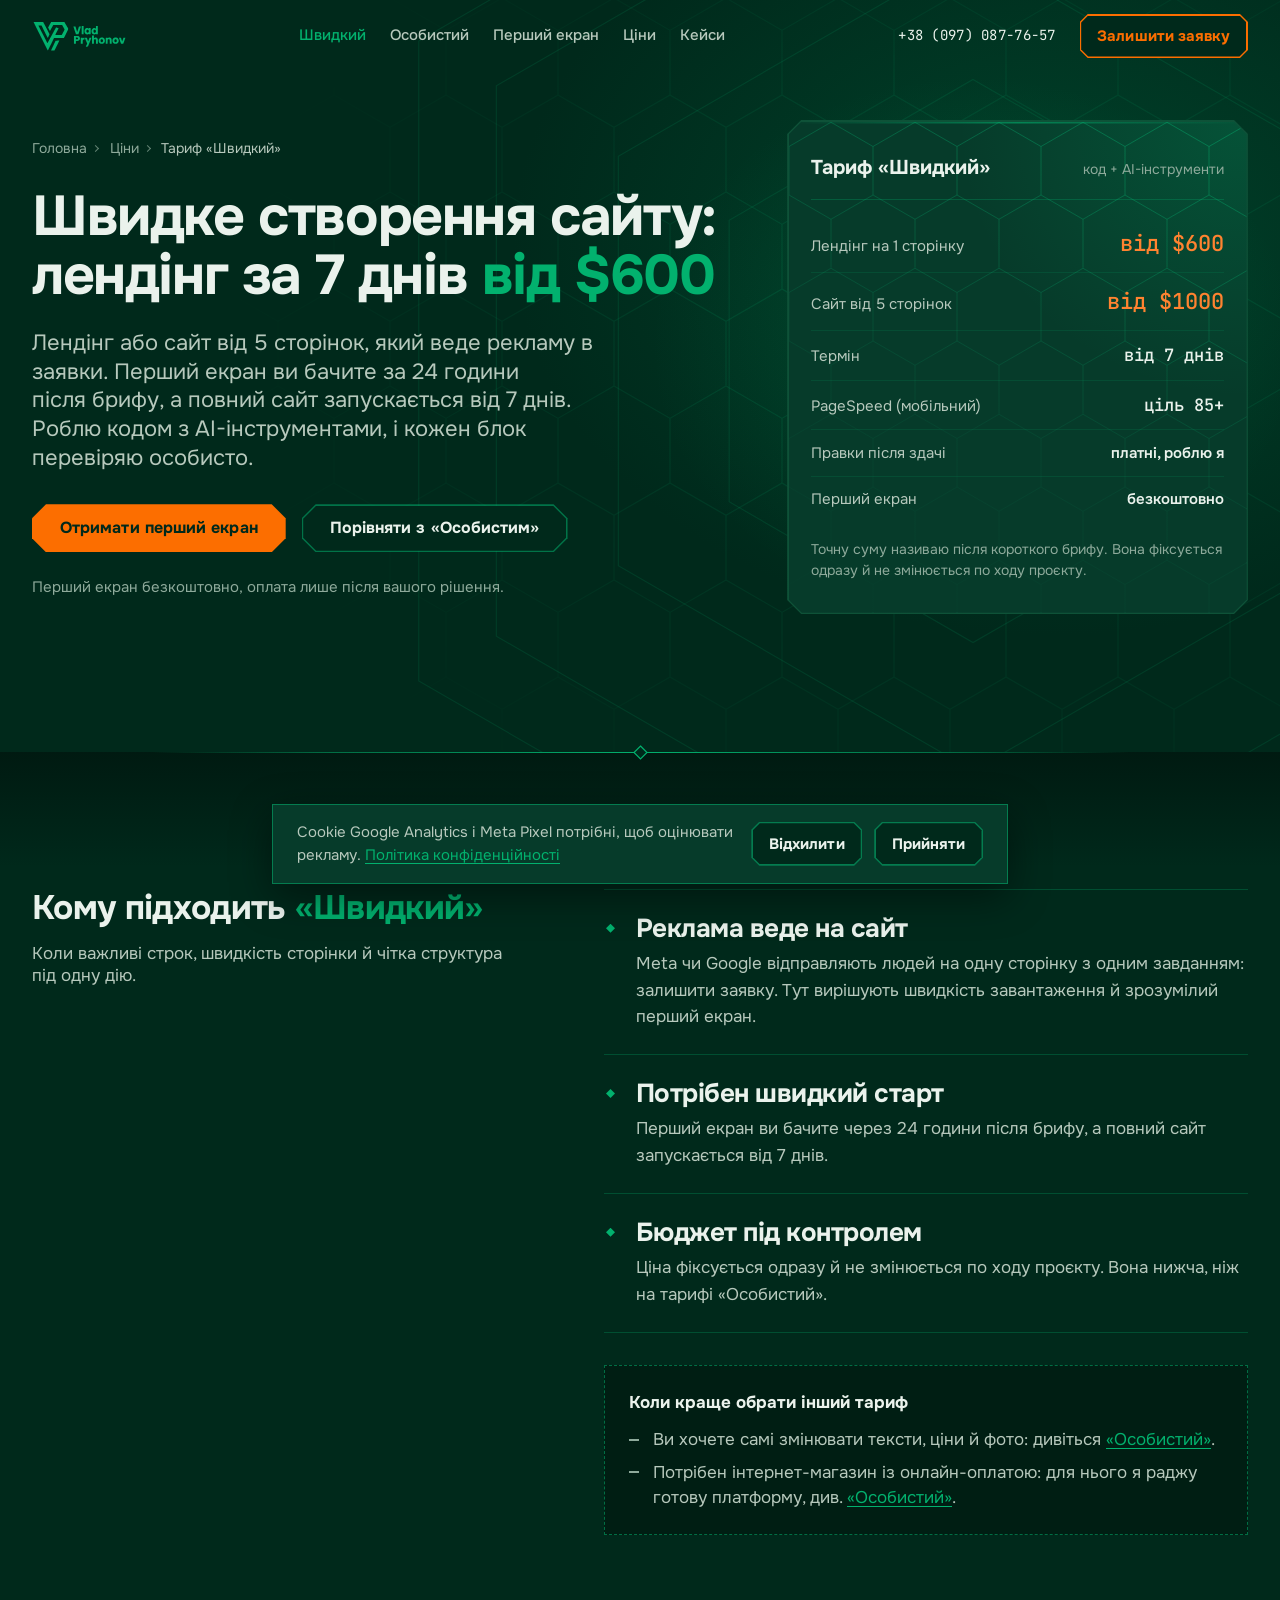
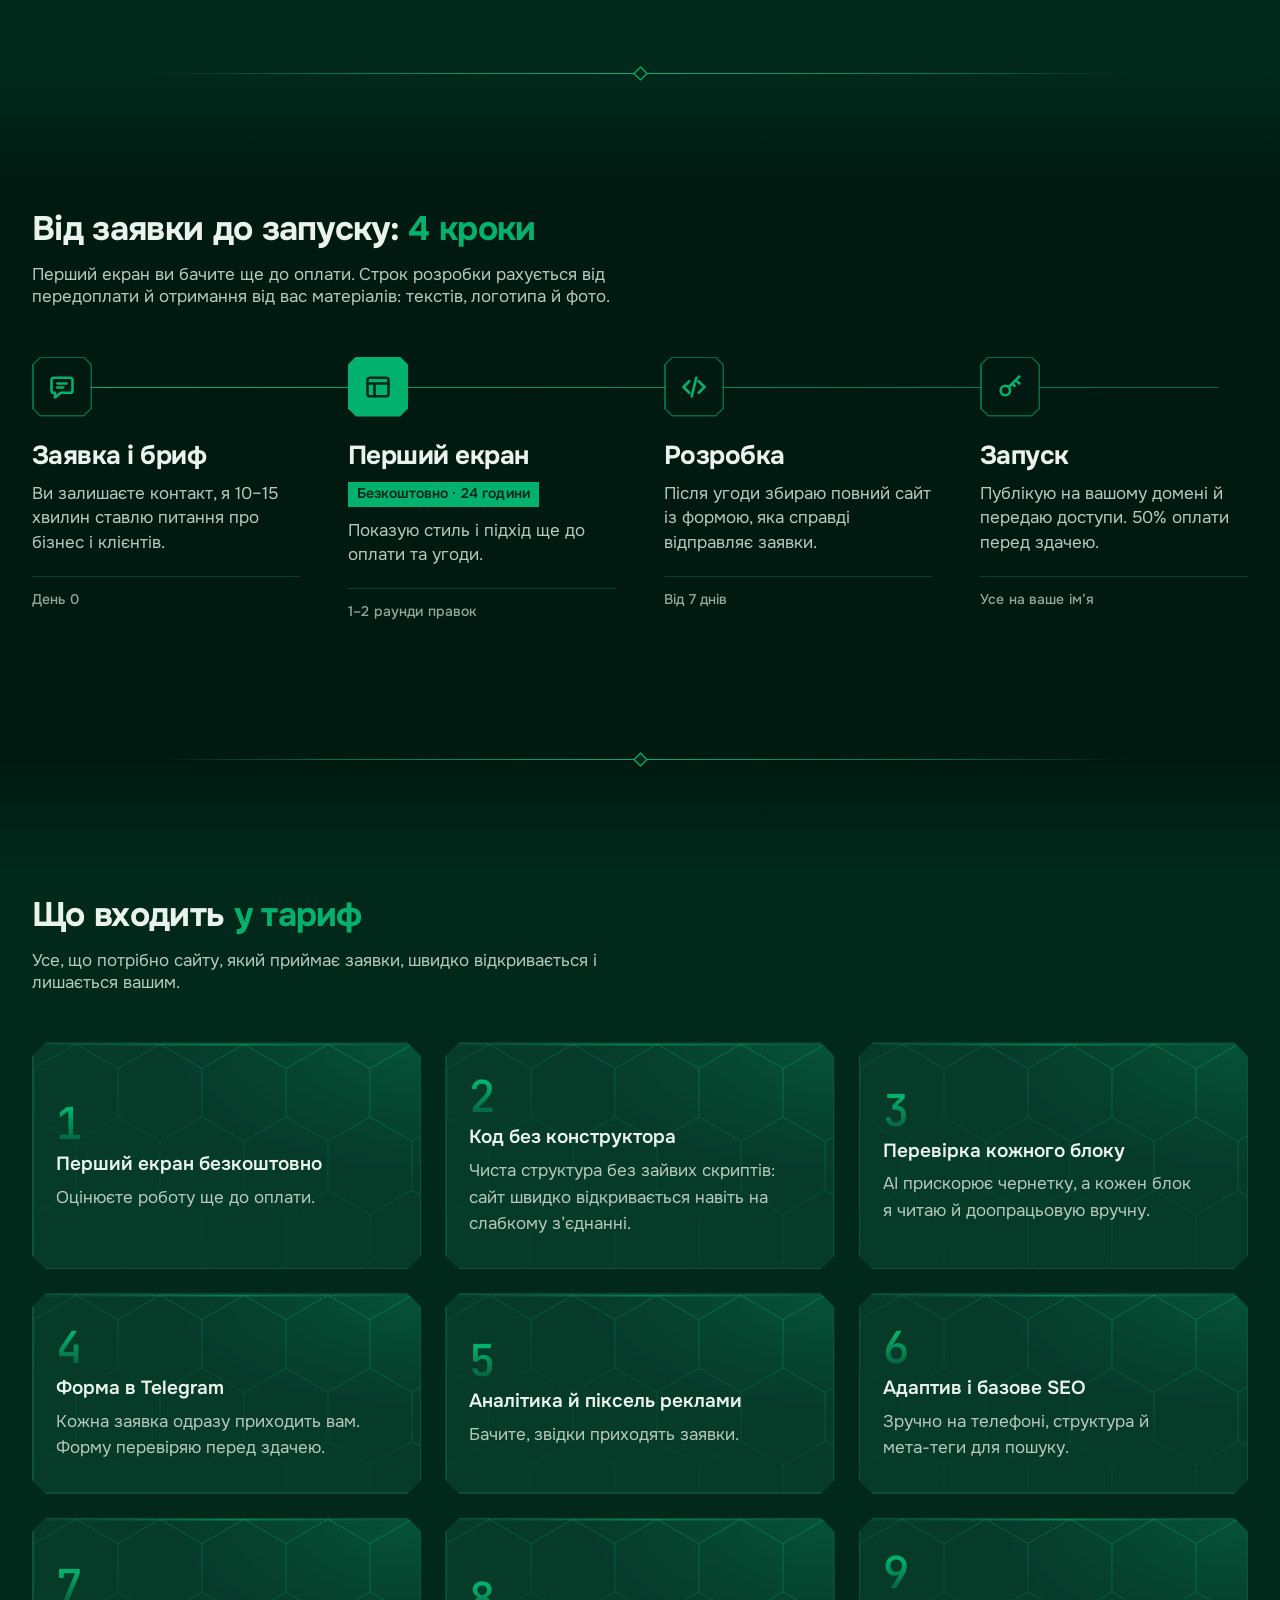
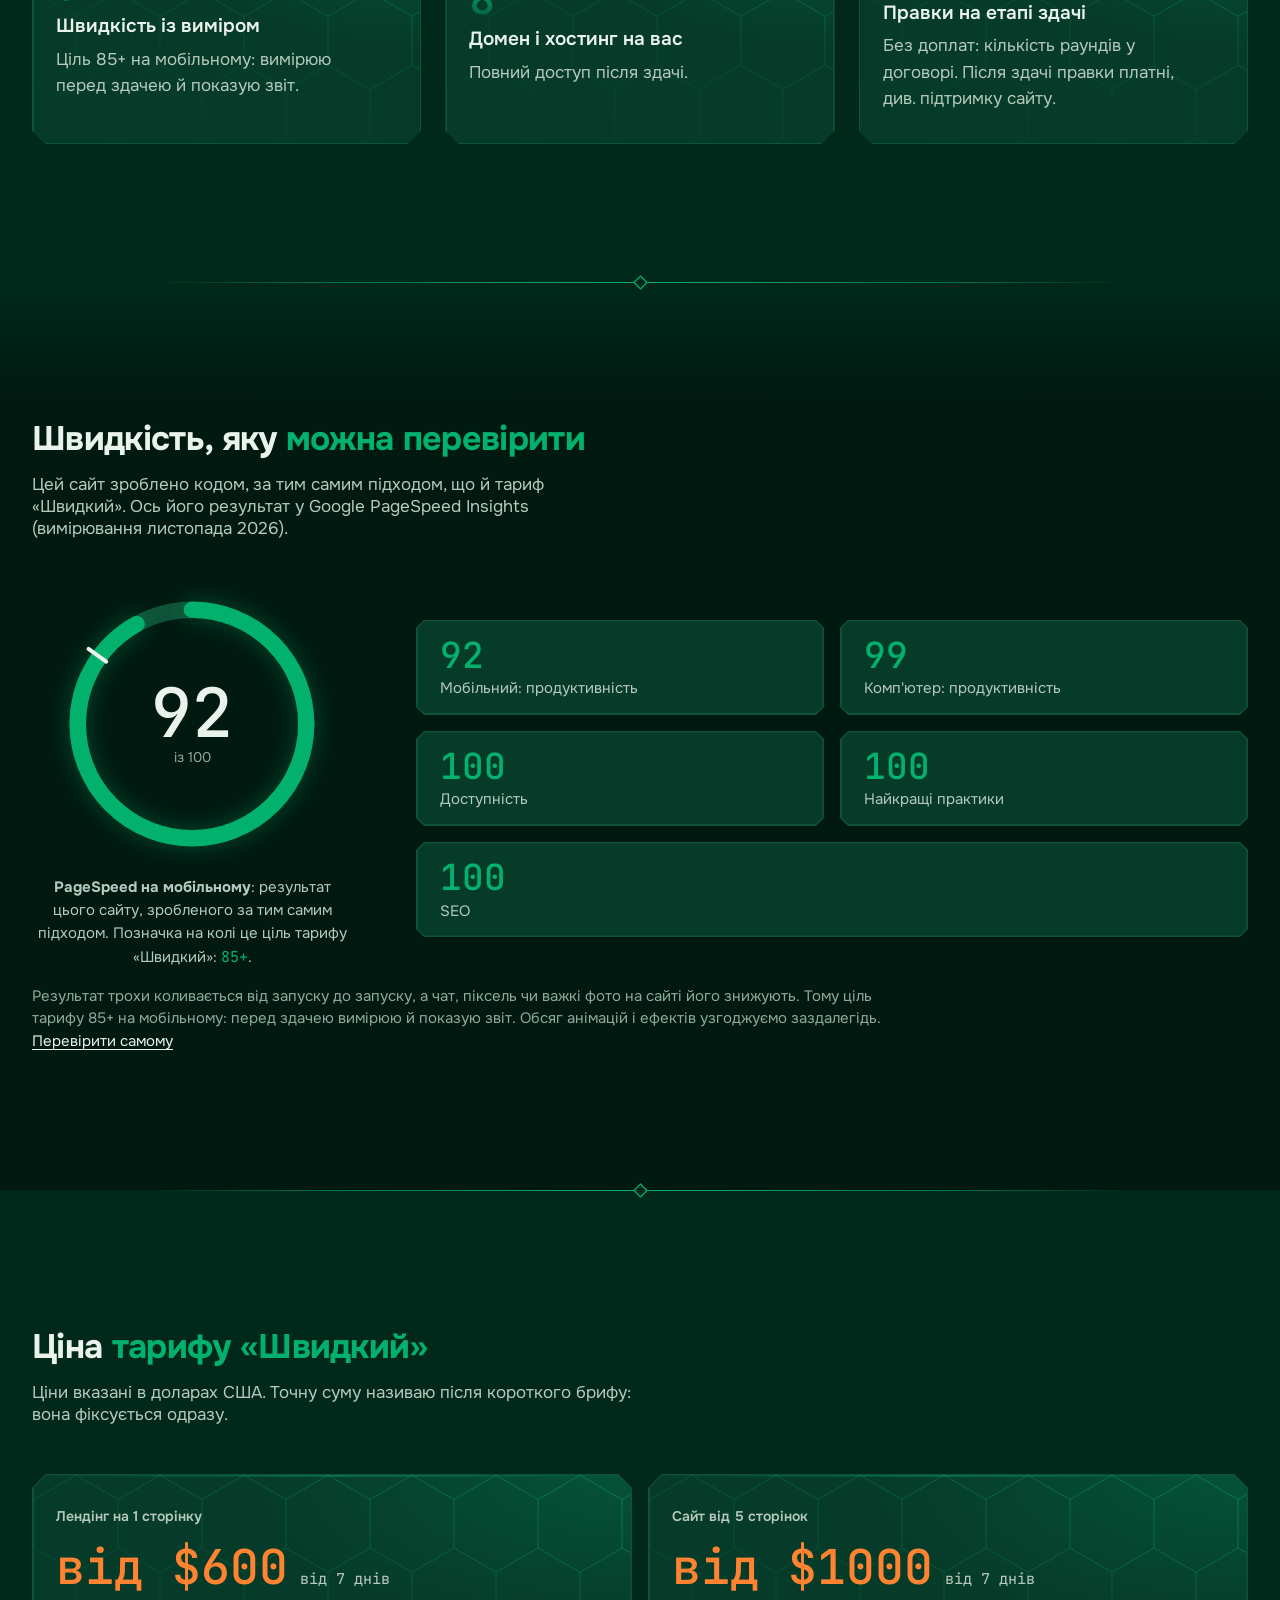
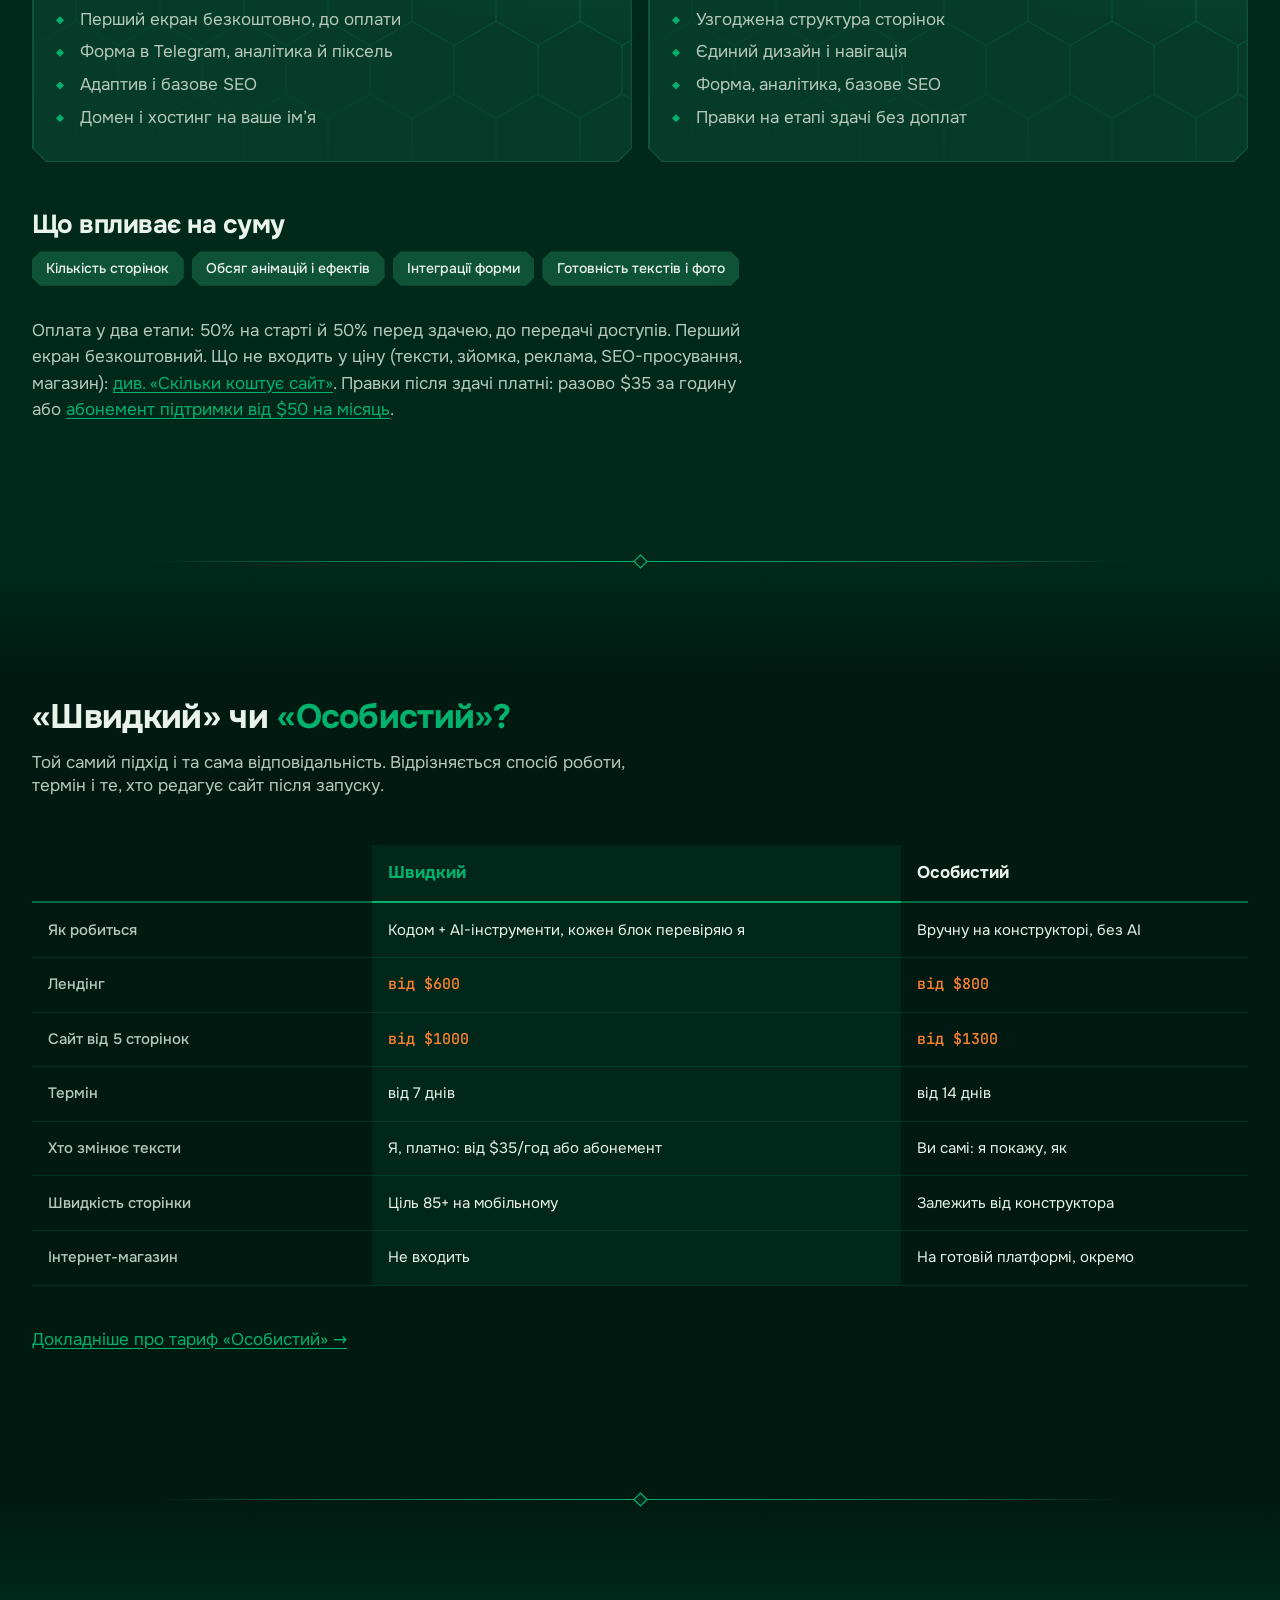
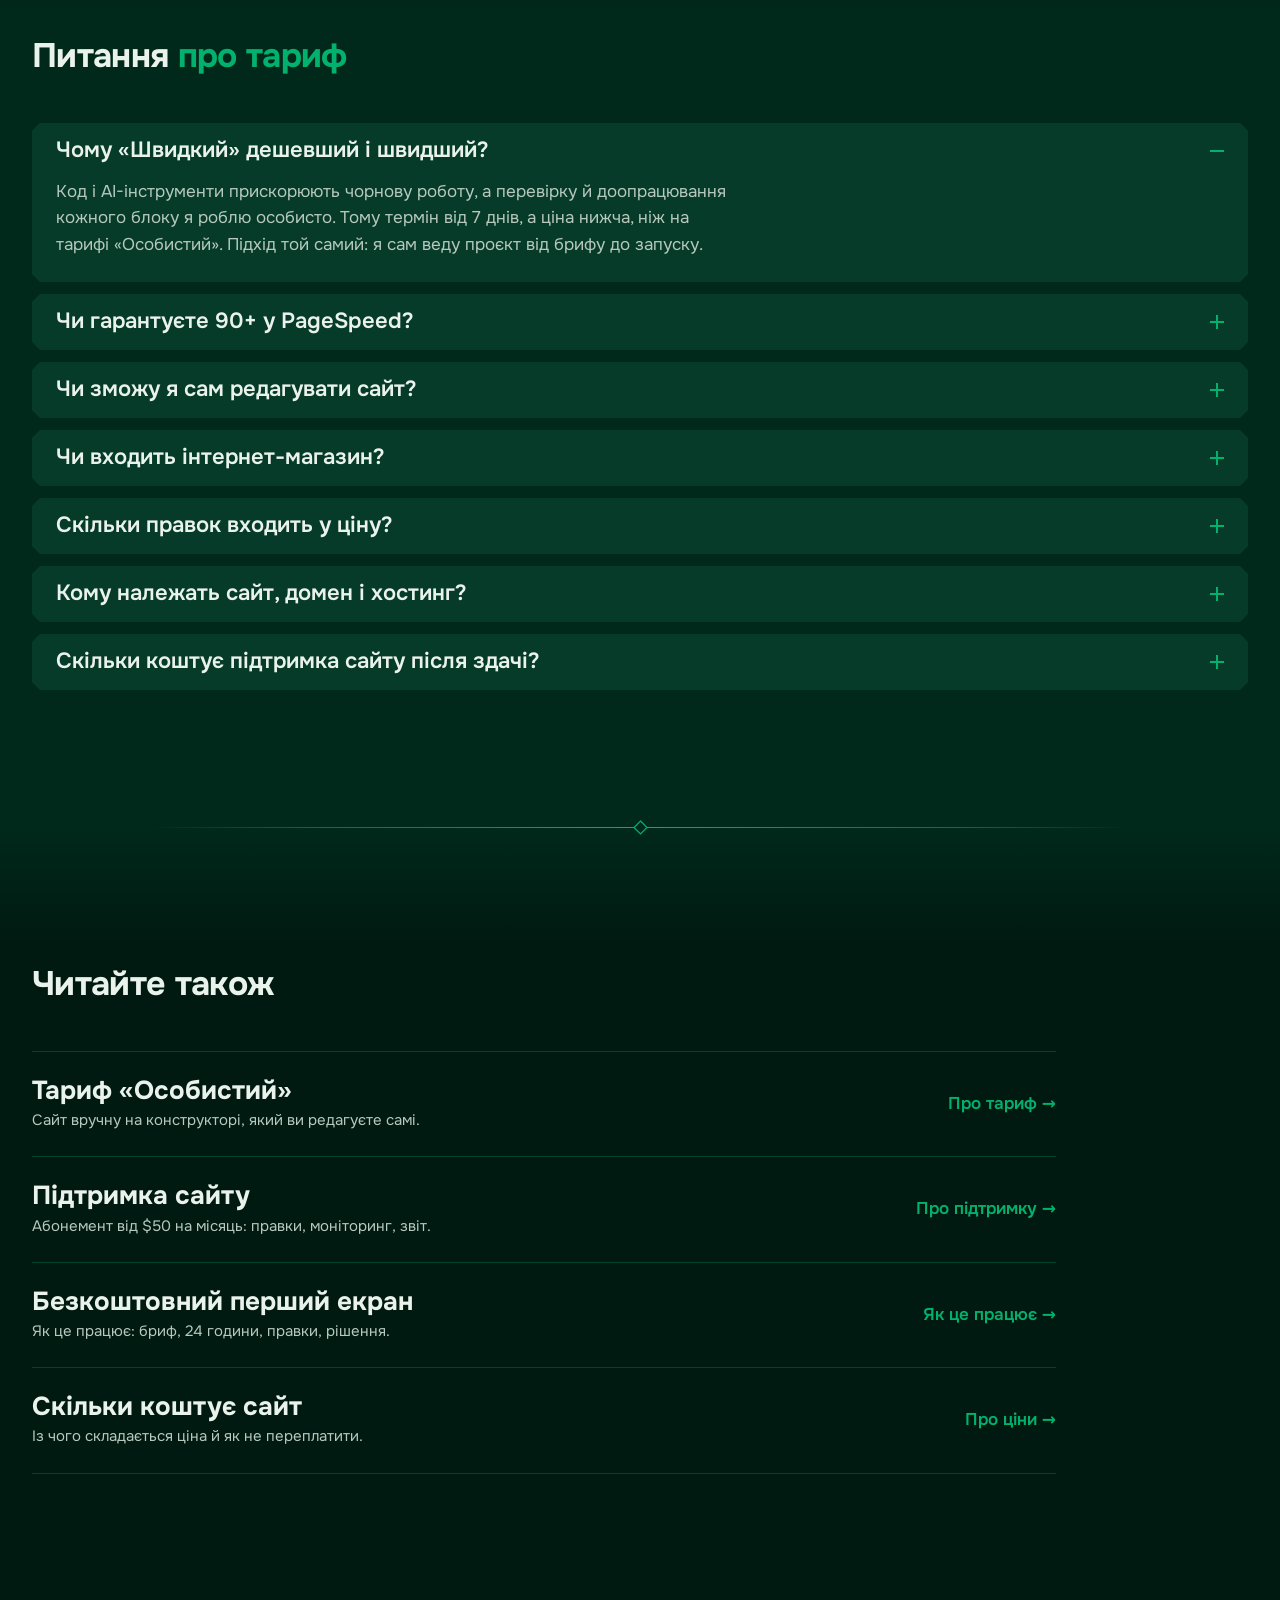
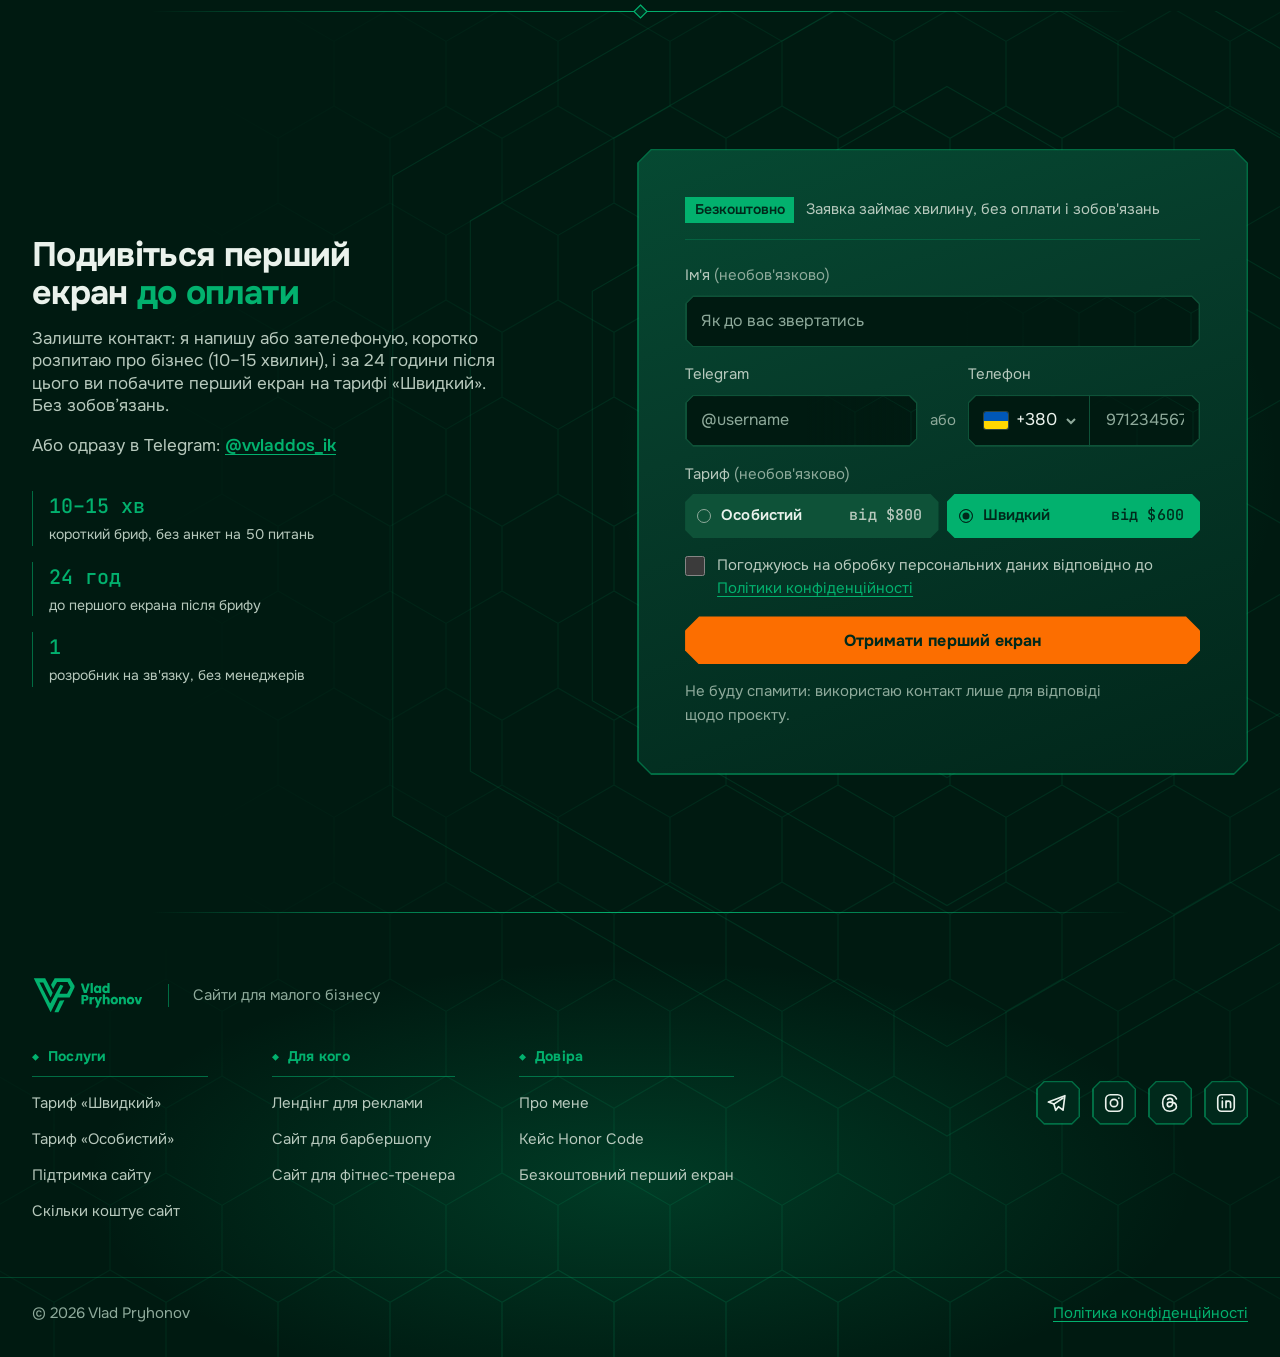
<file: shvydkyi-tarif/index.html>
<!DOCTYPE html>
<html lang="uk">
<head>
<meta charset="UTF-8">
<meta http-equiv="Content-Security-Policy" content="default-src 'none'; script-src 'self' https://www.googletagmanager.com https://connect.facebook.net; style-src 'self' 'unsafe-inline'; img-src 'self' data: https://*.google-analytics.com https://*.googletagmanager.com https://www.facebook.com; font-src 'self'; connect-src 'self' https://script.google.com https://script.googleusercontent.com https://*.google-analytics.com https://*.analytics.google.com https://*.googletagmanager.com https://www.facebook.com https://connect.facebook.net; frame-src https://www.youtube-nocookie.com; manifest-src 'self'; object-src 'none'; base-uri 'self'; form-action 'self'">
<meta name="referrer" content="strict-origin-when-cross-origin">
<meta name="viewport" content="width=device-width, initial-scale=1">
<title>Швидке створення сайту за 7 днів від $600 – Vlad Pryhonov</title>
<meta name="description" content="Лендінг від $600 і сайт від 5 сторінок від $1000, запуск від 7 днів. Перший екран безкоштовно за 24 години, ціль PageSpeed 85+ на мобільному.">
<link rel="canonical" href="https://pryhonov.com/shvydkyi-tarif/">
<meta name="theme-color" content="#00291B">
<meta name="robots" content="index, follow, max-image-preview:large, max-snippet:-1, max-video-preview:-1">
<meta name="author" content="Vlad Pryhonov">
<link rel="icon" href="/favicon.ico" sizes="48x48">
<link rel="icon" type="image/png" href="/img/favicon.png" sizes="64x64">
<link rel="icon" type="image/png" href="/img/icon-192.png" sizes="192x192">
<link rel="apple-touch-icon" href="/apple-touch-icon.png">
<link rel="manifest" href="/site.webmanifest">
<meta property="og:type" content="website">
<meta property="og:locale" content="uk_UA">
<meta property="og:site_name" content="Vlad Pryhonov">
<meta property="og:title" content="Швидке створення сайту: лендінг за 7 днів від $600">
<meta property="og:description" content="Лендінг від $600, сайт від 5 сторінок від $1000, запуск від 7 днів. Перший екран безкоштовно за 24 години, ціль PageSpeed 85+.">
<meta property="og:url" content="https://pryhonov.com/shvydkyi-tarif/">
<meta property="og:image" content="https://pryhonov.com/img/og-shvydkyi-1.jpg">
<meta property="og:image:width" content="1200">
<meta property="og:image:height" content="630">
<meta property="og:image:alt" content="Швидке створення сайту за 7 днів від $600: Влад Пригонов, сайти для малого бізнесу">
<meta property="og:image:type" content="image/jpeg">
<meta name="twitter:card" content="summary_large_image">
<meta name="twitter:title" content="Швидке створення сайту: лендінг за 7 днів від $600">
<meta name="twitter:description" content="Лендінг від $600, сайт від 5 сторінок від $1000, запуск від 7 днів. Перший екран безкоштовно за 24 години, ціль PageSpeed 85+.">
<meta name="twitter:image" content="https://pryhonov.com/img/og-shvydkyi-1.jpg">
<script src="/js/boot.js"></script>
<link rel="preload" as="font" type="font/woff2" href="/fonts/onest-400-cyrillic.woff2" crossorigin>
<link rel="stylesheet" href="/css/fonts.css?v=20261121c">
<link rel="stylesheet" href="/css/tokens.css?v=20261121c">
<link rel="stylesheet" href="/css/base.css?v=20261121c">
<link rel="stylesheet" href="/css/components.css?v=20261121c">
<link rel="stylesheet" href="/css/header.css?v=20261121c">
<link rel="stylesheet" href="/css/case.css?v=20261121c">
<link rel="stylesheet" href="/css/sections.css?v=20261121c">
<link rel="stylesheet" href="/css/process.css?v=20261121c">
<link rel="stylesheet" href="/css/pages.css?v=20261121c">
<script type="application/ld+json">
{
  "@context": "https://schema.org",
  "@graph": [
    {
      "@type": "WebPage",
      "@id": "https://pryhonov.com/shvydkyi-tarif/#webpage",
      "url": "https://pryhonov.com/shvydkyi-tarif/",
      "name": "Швидке створення сайту за 7 днів від $600 – Vlad Pryhonov",
      "description": "Лендінг від $600 і сайт від 5 сторінок від $1000, запуск від 7 днів. Перший екран безкоштовно за 24 години, ціль PageSpeed 85+ на мобільному.",
      "inLanguage": "uk",
      "isPartOf": {
        "@id": "https://pryhonov.com/#website"
      },
      "about": {
        "@id": "https://pryhonov.com/shvydkyi-tarif/#service"
      },
      "breadcrumb": {
        "@id": "https://pryhonov.com/shvydkyi-tarif/#breadcrumb"
      },
      "datePublished": "2026-11-20",
      "dateModified": "2026-11-20",
      "primaryImageOfPage": {
        "@type": "ImageObject",
        "url": "https://pryhonov.com/img/og-shvydkyi-1.jpg",
        "width": 1200,
        "height": 630
      }
    },
    {
      "@type": "BreadcrumbList",
      "@id": "https://pryhonov.com/shvydkyi-tarif/#breadcrumb",
      "itemListElement": [
        {
          "@type": "ListItem",
          "position": 1,
          "name": "Головна",
          "item": "https://pryhonov.com/"
        },
        {
          "@type": "ListItem",
          "position": 2,
          "name": "Ціни",
          "item": "https://pryhonov.com/skilky-koshtuye-sait/"
        },
        {
          "@type": "ListItem",
          "position": 3,
          "name": "Тариф «Швидкий»",
          "item": "https://pryhonov.com/shvydkyi-tarif/"
        }
      ]
    },
    {
      "@type": "Service",
      "@id": "https://pryhonov.com/shvydkyi-tarif/#service",
      "name": "Створення сайту, тариф «Швидкий»",
      "serviceType": "Розробка сайтів і лендінгів",
      "description": "Лендінг від $600 і сайт від 5 сторінок від $1000, запуск від 7 днів. Перший екран безкоштовно за 24 години, ціль PageSpeed 85+ на мобільному.",
      "provider": {
        "@id": "https://pryhonov.com/#service"
      },
      "areaServed": {
        "@type": "Country",
        "name": "Україна"
      },
      "url": "https://pryhonov.com/shvydkyi-tarif/",
      "offers": [
        {
          "@type": "Offer",
          "name": "Лендінг на 1 сторінку",
          "priceCurrency": "USD",
          "price": "600",
          "priceSpecification": {
            "@type": "PriceSpecification",
            "priceCurrency": "USD",
            "minPrice": 600
          },
          "url": "https://pryhonov.com/shvydkyi-tarif/"
        },
        {
          "@type": "Offer",
          "name": "Сайт від 5 сторінок",
          "priceCurrency": "USD",
          "price": "1000",
          "priceSpecification": {
            "@type": "PriceSpecification",
            "priceCurrency": "USD",
            "minPrice": 1000
          },
          "url": "https://pryhonov.com/shvydkyi-tarif/"
        }
      ]
    },
    {
      "@type": "FAQPage",
      "@id": "https://pryhonov.com/shvydkyi-tarif/#faq",
      "inLanguage": "uk",
      "mainEntity": [
        {
          "@type": "Question",
          "name": "Чому «Швидкий» дешевший і швидший?",
          "acceptedAnswer": {
            "@type": "Answer",
            "text": "Код і AI-інструменти прискорюють чорнову роботу, а перевірку й доопрацювання кожного блоку я роблю особисто. Тому термін від 7 днів, а ціна нижча, ніж на тарифі «Особистий». Підхід той самий: я сам веду проєкт від брифу до запуску."
          }
        },
        {
          "@type": "Question",
          "name": "Чи гарантуєте 90+ у PageSpeed?",
          "acceptedAnswer": {
            "@type": "Answer",
            "text": "Моя ціль для тарифу «Швидкий» 85+ на мобільному: це запас на випадок, коли потрібно багато ефектів. Цей сайт має 92. Перед здачею я вимірюю швидкість і показую звіт. Після здачі оцінка може знизитись, якщо додати чат, піксель чи важкі фото. Якщо вам принципово потрібна зелена зона 90+, домовимось про простіші ефекти."
          }
        },
        {
          "@type": "Question",
          "name": "Чи зможу я сам редагувати сайт?",
          "acceptedAnswer": {
            "@type": "Answer",
            "text": "На цьому тарифі зміни після здачі роблю я. Вони платні: разово $35 за годину або в межах місячної підтримки від $50 на місяць. Якщо ви хочете самі змінювати тексти, ціни й фото, обирайте тариф «Особистий»."
          }
        },
        {
          "@type": "Question",
          "name": "Чи входить інтернет-магазин?",
          "acceptedAnswer": {
            "@type": "Answer",
            "text": "Ні. Тариф «Швидкий» не обіцяє інтернет-магазин із оплатою й каталогом. Для магазину є тариф «Особистий»: там я збираю його на готовій платформі-конструкторі, яка бере на себе платежі й безпеку."
          }
        },
        {
          "@type": "Question",
          "name": "Скільки правок входить у ціну?",
          "acceptedAnswer": {
            "@type": "Answer",
            "text": "До здачі в ціну входять 1–2 раунди правок першого екрана й правки на етапі здачі без доплат: кількість раундів фіксується в договорі, зазвичай це два. Помилки в тому, що створено за специфікацією, усуваю безкоштовно протягом гарантійного періоду (зазвичай 14 днів). Коли ви прийняли проєкт, нові правки платні: разово $35 за годину або за абонементом."
          }
        },
        {
          "@type": "Question",
          "name": "Кому належать сайт, домен і хостинг?",
          "acceptedAnswer": {
            "@type": "Answer",
            "text": "Вам. Домен і хостинг оформлюються на ваше ім’я, а всі доступи передаються після здачі проєкту й повної оплати. Витрати на домен, хостинг і платні сервіси несе замовник."
          }
        },
        {
          "@type": "Question",
          "name": "Скільки коштує підтримка сайту після здачі?",
          "acceptedAnswer": {
            "@type": "Answer",
            "text": "Разова правка коштує $35 за годину, мінімум година. Якщо правки потрібні регулярно, вигідніший абонемент: від $50 на місяць (1 година правок, моніторинг, нагадування про домен і хостинг), $100 на місяць (3 години й щомісячний звіт) або $150 на місяць (5 годин і щомісячна розмова). Докладно на сторінці «Підтримка сайту»."
          }
        }
      ]
    }
  ]
}
</script>
</head>
<body>
<a class="skip-link" href="#main">Перейти до вмісту</a>

<header class="site-header" id="header">
  <div class="wrap site-header__bar">
    <a class="brand" href="/" aria-label="Vlad Pryhonov: на головну"><img src="/img/logo.svg" alt="Vlad Pryhonov" width="99" height="34"></a>
    <nav class="site-nav" aria-label="Основна навігація"><a href="/shvydkyi-tarif/" aria-current="page">Швидкий</a><a href="/osobystyi-tarif/">Особистий</a><a href="/pershyi-ekran/">Перший екран</a><a href="/skilky-koshtuye-sait/">Ціни</a><a href="/keis-honor-code/">Кейси</a></nav>
    <a class="site-phone" href="tel:+380970877657">+38 (097) 087-76-57</a>
    <a class="btn btn--outline-orange btn--sm site-cta" href="#contact" data-track="cta_header" aria-label="Залишити заявку"><span class="site-cta__full">Залишити заявку</span><span class="site-cta__short">Заявка</span></a>
    <button class="burger" type="button" id="burger" aria-expanded="false" aria-controls="mobileMenu" aria-label="Відкрити меню"><span></span></button>
  </div>
  <div class="mobile-menu" id="mobileMenu" hidden><a href="/shvydkyi-tarif/" aria-current="page">Швидкий</a><a href="/osobystyi-tarif/">Особистий</a><a href="/pershyi-ekran/">Перший екран</a><a href="/skilky-koshtuye-sait/">Ціни</a><a href="/keis-honor-code/">Кейси</a><a href="/pidtrymka-saitu/">Підтримка сайту</a><a href="/pro-mene/">Про мене</a><a class="mobile-menu__phone" href="tel:+380970877657">+38 (097) 087-76-57</a></div>
</header>

<main id="main">
<section class="phero" aria-labelledby="h1">
  <div class="pbg" aria-hidden="true">
    <span class="finale__lattice"></span>
    <svg class="finale__ripples" viewBox="0 0 1000 1000" focusable="false">
      <polygon points="500,370 612.6,435 612.6,565 500,630 387.4,565 387.4,435"/>
      <polygon points="500,280 690.5,390 690.5,610 500,720 309.5,610 309.5,390"/>
      <polygon points="500,180 777.1,340 777.1,660 500,820 222.9,660 222.9,340"/>
      <polygon points="500,70 872.4,285 872.4,715 500,930 127.6,715 127.6,285"/>
      <polygon points="500,0 933,250 933,750 500,1000 67,750 67,250"/>
    </svg>
    <span class="finale__glow finale__glow--a"></span>
  </div>
  <div class="wrap phero__grid">
    <div class="reveal">
      <ol class="crumbs" aria-label="Навігація по сторінці"><li><a href="/">Головна</a></li><li><a href="/skilky-koshtuye-sait/">Ціни</a></li><li><span aria-current="page">Тариф «Швидкий»</span></li></ol>
      <h1 class="ptitle" id="h1">Швидке створення сайту: лендінг за 7 днів <em>від $600</em></h1>
      <p class="plead">Лендінг або сайт від 5 сторінок, який веде рекламу в заявки. Перший екран ви бачите за 24 години після брифу, а повний сайт запускається від 7 днів. Роблю кодом з AI-інструментами, і кожен блок перевіряю особисто.</p>
      <div class="pactions"><a class="btn btn--primary" href="#contact" data-track="cta_tariff_fast">Отримати перший екран</a><a class="btn btn--ghost" href="#compare">Порівняти з «Особистим»</a></div>
      <p class="pnote">Перший екран безкоштовно, оплата лише після вашого рішення.</p>
    </div>
    <aside class="spec chamfer reveal" aria-label="Специфікація">
      <div class="spec__head"><b>Тариф «Швидкий»</b><span>код + AI-інструменти</span></div>
      <dl class="spec__rows"><div><dt>Лендінг на 1 сторінку</dt><dd class="is-price">від $600</dd></div><div><dt>Сайт від 5 сторінок</dt><dd class="is-price">від $1000</dd></div><div><dt>Термін</dt><dd>від 7 днів</dd></div><div><dt>PageSpeed (мобільний)</dt><dd>ціль 85+</dd></div><div><dt>Правки після здачі</dt><dd class="is-text">платні, роблю я</dd></div><div><dt>Перший екран</dt><dd class="is-text">безкоштовно</dd></div></dl>
      <p class="spec__note">Точну суму називаю після короткого брифу. Вона фіксується одразу й не змінюється по ходу проєкту.</p>
    </aside>
  </div>
</section>

<section class="section psec" id="who" aria-labelledby="who-title">
  <div class="wrap">
    <div class="split">
    <header class="section-head reveal"><h2 id="who-title">Кому підходить <em>«Швидкий»</em></h2><p class="section-head__lead">Коли важливі строк, швидкість сторінки й чітка структура під одну дію.</p></header>
      <div class="split__body reveal"><div class="rows"><article class="row"><h3>Реклама веде на сайт</h3><p>Meta чи Google відправляють людей на одну сторінку з одним завданням: залишити заявку. Тут вирішують швидкість завантаження й зрозумілий перший екран.</p></article><article class="row"><h3>Потрібен швидкий старт</h3><p>Перший екран ви бачите через 24 години після брифу, а повний сайт запускається від 7 днів.</p></article><article class="row"><h3>Бюджет під контролем</h3><p>Ціна фіксується одразу й не змінюється по ходу проєкту. Вона нижча, ніж на тарифі «Особистий».</p></article></div>
      <div class="notfor">
        <b>Коли краще обрати інший тариф</b>
        <ul>
          <li>Ви хочете самі змінювати тексти, ціни й фото: дивіться <a href="/osobystyi-tarif/">«Особистий»</a>.</li>
          <li>Потрібен інтернет-магазин із онлайн-оплатою: для нього я раджу готову платформу, див. <a href="/osobystyi-tarif/">«Особистий»</a>.</li>
        </ul>
      </div></div>
    </div>
  </div>
</section>

<section class="section psec section--deep" id="flow" aria-labelledby="flow-title">
  <div class="wrap">
    <header class="section-head reveal"><h2 id="flow-title">Від заявки до запуску: <em>4 кроки</em></h2><p class="section-head__lead">Перший екран ви бачите ще до оплати. Строк розробки рахується від передоплати й отримання від вас матеріалів: текстів, логотипа й фото.</p></header>
    <ol class="steps reveal"><li class="step"><span class="step__node" aria-hidden="true"><svg viewBox="0 0 24 24"><path d="M5 4h14a2 2 0 012 2v9a2 2 0 01-2 2h-8l-5 4v-4H5a2 2 0 01-2-2V6a2 2 0 012-2z"/><path d="M8 9h8M8 12.5h5"/></svg></span><h3>Заявка і бриф</h3><p>Ви залишаєте контакт, я 10–15 хвилин ставлю питання про бізнес і клієнтів.</p><p class="step__meta">День 0</p></li><li class="step step--hook"><span class="step__node" aria-hidden="true"><svg viewBox="0 0 24 24"><rect x="3" y="4" width="18" height="16" rx="2"/><path d="M3 9h18M9 9v11"/></svg></span><h3>Перший екран</h3><span class="step__tag">Безкоштовно · 24 години</span><p>Показую стиль і підхід ще до оплати та угоди.</p><p class="step__meta">1–2 раунди правок</p></li><li class="step"><span class="step__node" aria-hidden="true"><svg viewBox="0 0 24 24"><path d="M8 7l-5 5 5 5M16 7l5 5-5 5M14 4l-4 16"/></svg></span><h3>Розробка</h3><p>Після угоди збираю повний сайт із формою, яка справді відправляє заявки.</p><p class="step__meta">Від 7 днів</p></li><li class="step"><span class="step__node" aria-hidden="true"><svg viewBox="0 0 24 24"><circle cx="8" cy="15" r="4"/><path d="M11 12l9-9M17 6l3 3M14 9l2 2"/></svg></span><h3>Запуск</h3><p>Публікую на вашому домені й передаю доступи. 50% оплати перед здачею.</p><p class="step__meta">Усе на ваше ім’я</p></li></ol>
  </div>
</section>

<section class="section psec" id="included" aria-labelledby="incl-title">
  <div class="wrap">
    <header class="section-head reveal"><h2 id="incl-title">Що входить <em>у тариф</em></h2><p class="section-head__lead">Усе, що потрібно сайту, який приймає заявки, швидко відкривається і лишається вашим.</p></header>
    <ul class="values reveal" aria-label="Що входить у тариф «Швидкий»"><li><b>Перший екран безкоштовно</b><span>Оцінюєте роботу ще до оплати.</span></li><li><b>Код без конструктора</b><span>Чиста структура без зайвих скриптів: сайт швидко відкривається навіть на слабкому з’єднанні.</span></li><li><b>Перевірка кожного блоку</b><span>AI прискорює чернетку, а кожен блок я читаю й доопрацьовую вручну.</span></li><li><b>Форма в Telegram</b><span>Кожна заявка одразу приходить вам. Форму перевіряю перед здачею.</span></li><li><b>Аналітика й піксель реклами</b><span>Бачите, звідки приходять заявки.</span></li><li><b>Адаптив і базове SEO</b><span>Зручно на телефоні, структура й мета-теги для пошуку.</span></li><li><b>Швидкість із виміром</b><span>Ціль 85+ на мобільному: вимірюю перед здачею й показую звіт.</span></li><li><b>Домен і хостинг на вас</b><span>Повний доступ після здачі.</span></li><li><b>Правки на етапі здачі</b><span>Без доплат: кількість раундів у договорі. Після здачі правки платні, див. підтримку сайту.</span></li></ul>
  </div>
</section>

<section class="section psec section--deep" id="speed" aria-labelledby="speed-title">
  <div class="wrap">
    <header class="section-head reveal"><h2 id="speed-title">Швидкість, яку <em>можна перевірити</em></h2><p class="section-head__lead">Цей сайт зроблено кодом, за тим самим підходом, що й тариф «Швидкий». Ось його результат у Google PageSpeed Insights (вимірювання листопада 2026).</p></header>
    <div class="speedwrap">    <div class="gauge reveal" data-live>
      <div class="gauge__dial" role="img" aria-label="Оцінка PageSpeed цього сайту на мобільному: 92 зі 100">
        <svg viewBox="0 0 200 200" aria-hidden="true">
          <circle class="gauge__track" cx="100" cy="100" r="84" pathLength="100"/>
          <circle class="gauge__arc" cx="100" cy="100" r="84" pathLength="100" style="--p:92"/>
          <line class="gauge__goal" x1="100" y1="6" x2="100" y2="22" transform="rotate(306 100 100)"/>
        </svg>
        <div class="gauge__in"><b data-count-to="92">92</b><span>із 100</span></div>
      </div>
      <p class="gauge__cap"><b>PageSpeed на мобільному</b>: результат цього сайту, зробленого за тим самим підходом. Позначка на колі це ціль тарифу «Швидкий»: <em>85+</em>.</p>
    </div>
    <ul class="speed__grid reveal">
      <li class="speed__item chamfer chamfer-sm"><b class="speed__num">92</b><span class="speed__name">Мобільний: продуктивність</span></li>
      <li class="speed__item chamfer chamfer-sm"><b class="speed__num">99</b><span class="speed__name">Комп'ютер: продуктивність</span></li>
      <li class="speed__item chamfer chamfer-sm"><b class="speed__num">100</b><span class="speed__name">Доступність</span></li>
      <li class="speed__item chamfer chamfer-sm"><b class="speed__num">100</b><span class="speed__name">Найкращі практики</span></li>
      <li class="speed__item chamfer chamfer-sm"><b class="speed__num">100</b><span class="speed__name">SEO</span></li>
    </ul></div>
    <p class="speed__note reveal">Результат трохи коливається від запуску до запуску, а чат, піксель чи важкі фото на сайті його знижують. Тому ціль тарифу 85+ на мобільному: перед здачею вимірюю й показую звіт. Обсяг анімацій і ефектів узгоджуємо заздалегідь. <a href="https://pagespeed.web.dev/analysis?url=https%3A%2F%2Fpryhonov.com%2F" target="_blank" rel="noopener noreferrer" data-track="speed_check">Перевірити самому</a></p>
  </div>
</section>

<section class="section psec" id="price" aria-labelledby="price-title">
  <div class="wrap">
    <header class="section-head reveal"><h2 id="price-title">Ціна <em>тарифу «Швидкий»</em></h2><p class="section-head__lead">Ціни вказані в доларах США. Точну суму називаю після короткого брифу: вона фіксується одразу.</p></header>
    <div class="pgrid pgrid--2 reveal">
      <article class="ptile chamfer"><span class="ptile__label">Лендінг на 1 сторінку</span><div class="ptile__price"><b>від $600</b><span>від 7 днів</span></div>
        <ul><li>Перший екран безкоштовно, до оплати</li><li>Форма в Telegram, аналітика й піксель</li><li>Адаптив і базове SEO</li><li>Домен і хостинг на ваше ім’я</li></ul></article>
      <article class="ptile chamfer"><span class="ptile__label">Сайт від 5 сторінок</span><div class="ptile__price"><b>від $1000</b><span>від 7 днів</span></div>
        <ul><li>Узгоджена структура сторінок</li><li>Єдиний дизайн і навігація</li><li>Форма, аналітика, базове SEO</li><li>Правки на етапі здачі без доплат</li></ul></article>
    </div>
    <h3 class="plans__title">Що впливає на суму</h3>
    <ul class="chips-row reveal"><li>Кількість сторінок</li><li>Обсяг анімацій і ефектів</li><li>Інтеграції форми</li><li>Готовність текстів і фото</li></ul>
    <p class="paynote reveal">Оплата у два етапи: 50% на старті й 50% перед здачею, до передачі доступів. Перший екран безкоштовний. Що не входить у ціну (тексти, зйомка, реклама, SEO-просування, магазин): <a class="plink" href="/skilky-koshtuye-sait/#hidden">див. «Скільки коштує сайт»</a>. Правки після здачі платні: разово $35 за годину або <a class="plink" href="/pidtrymka-saitu/">абонемент підтримки від $50 на місяць</a>.</p>
  </div>
</section>

<section class="section psec section--deep" id="compare" aria-labelledby="compare-title">
  <div class="wrap">
    <header class="section-head reveal"><h2 id="compare-title">«Швидкий» чи <em>«Особистий»?</em></h2><p class="section-head__lead">Той самий підхід і та сама відповідальність. Відрізняється спосіб роботи, термін і те, хто редагує сайт після запуску.</p></header>
    <div class="reveal">
    <table class="cmp">
      <thead><tr><th scope="col"><span class="sr-only">Параметр</span></th><th scope="col" class="is-cur">Швидкий</th><th scope="col">Особистий</th></tr></thead>
      <tbody><tr><th scope="row">Як робиться</th><td class="is-cur" data-label="Швидкий">Кодом + AI-інструменти, кожен блок перевіряю я</td><td data-label="Особистий">Вручну на конструкторі, без AI</td></tr><tr><th scope="row">Лендінг</th><td class="is-cur num" data-label="Швидкий">від $600</td><td class="num" data-label="Особистий">від $800</td></tr><tr><th scope="row">Сайт від 5 сторінок</th><td class="is-cur num" data-label="Швидкий">від $1000</td><td class="num" data-label="Особистий">від $1300</td></tr><tr><th scope="row">Термін</th><td class="is-cur" data-label="Швидкий">від 7 днів</td><td data-label="Особистий">від 14 днів</td></tr><tr><th scope="row">Хто змінює тексти</th><td class="is-cur" data-label="Швидкий">Я, платно: від $35/год або абонемент</td><td data-label="Особистий">Ви самі: я покажу, як</td></tr><tr><th scope="row">Швидкість сторінки</th><td class="is-cur" data-label="Швидкий">Ціль 85+ на мобільному</td><td data-label="Особистий">Залежить від конструктора</td></tr><tr><th scope="row">Інтернет-магазин</th><td class="is-cur" data-label="Швидкий">Не входить</td><td data-label="Особистий">На готовій платформі, окремо</td></tr></tbody>
    </table>
    </div>
    <div class="pactions reveal"><a class="plink" href="/osobystyi-tarif/">Докладніше про тариф «Особистий» →</a></div>
  </div>
</section>

<section class="section psec" id="faq" aria-labelledby="faq-title">
  <div class="wrap">
    <header class="section-head reveal"><h2 id="faq-title">Питання <em>про тариф</em></h2></header>
    <div class="faq__list reveal">
      <details name="faq" class="qa chamfer chamfer-sm" open>
        <summary>Чому «Швидкий» дешевший і швидший?</summary>
        <p>Код і AI-інструменти прискорюють чорнову роботу, а перевірку й доопрацювання кожного блоку я роблю особисто. Тому термін від 7 днів, а ціна нижча, ніж на тарифі «Особистий». Підхід той самий: я сам веду проєкт від брифу до запуску.</p>
      </details>
      <details name="faq" class="qa chamfer chamfer-sm">
        <summary>Чи гарантуєте 90+ у PageSpeed?</summary>
        <p>Моя ціль для тарифу «Швидкий» 85+ на мобільному: це запас на випадок, коли потрібно багато ефектів. Цей сайт має 92. Перед здачею я вимірюю швидкість і показую звіт. Після здачі оцінка може знизитись, якщо додати чат, піксель чи важкі фото. Якщо вам принципово потрібна зелена зона 90+, домовимось про простіші ефекти.</p>
      </details>
      <details name="faq" class="qa chamfer chamfer-sm">
        <summary>Чи зможу я сам редагувати сайт?</summary>
        <p>На цьому тарифі зміни після здачі роблю я. Вони платні: разово $35 за годину або в межах місячної підтримки від $50 на місяць. Якщо ви хочете самі змінювати тексти, ціни й фото, обирайте тариф «Особистий».</p>
      </details>
      <details name="faq" class="qa chamfer chamfer-sm">
        <summary>Чи входить інтернет-магазин?</summary>
        <p>Ні. Тариф «Швидкий» не обіцяє інтернет-магазин із оплатою й каталогом. Для магазину є тариф «Особистий»: там я збираю його на готовій платформі-конструкторі, яка бере на себе платежі й безпеку.</p>
      </details>
      <details name="faq" class="qa chamfer chamfer-sm">
        <summary>Скільки правок входить у ціну?</summary>
        <p>До здачі в ціну входять 1–2 раунди правок першого екрана й правки на етапі здачі без доплат: кількість раундів фіксується в договорі, зазвичай це два. Помилки в тому, що створено за специфікацією, усуваю безкоштовно протягом гарантійного періоду (зазвичай 14 днів). Коли ви прийняли проєкт, нові правки платні: разово $35 за годину або за абонементом.</p>
      </details>
      <details name="faq" class="qa chamfer chamfer-sm">
        <summary>Кому належать сайт, домен і хостинг?</summary>
        <p>Вам. Домен і хостинг оформлюються на ваше ім’я, а всі доступи передаються після здачі проєкту й повної оплати. Витрати на домен, хостинг і платні сервіси несе замовник.</p>
      </details>
      <details name="faq" class="qa chamfer chamfer-sm">
        <summary>Скільки коштує підтримка сайту після здачі?</summary>
        <p>Разова правка коштує $35 за годину, мінімум година. Якщо правки потрібні регулярно, вигідніший абонемент: від $50 на місяць (1 година правок, моніторинг, нагадування про домен і хостинг), $100 на місяць (3 години й щомісячний звіт) або $150 на місяць (5 годин і щомісячна розмова). Докладно на сторінці «Підтримка сайту».</p>
      </details>
    </div>
  </div>
</section>

<section class="section psec section--deep" aria-labelledby="rel-title">
  <div class="wrap">
    <header class="section-head reveal"><h2 id="rel-title">Читайте також</h2></header>
    <nav class="related reveal" aria-label="Пов'язані сторінки"><a href="/osobystyi-tarif/"><b>Тариф «Особистий»</b><span>Сайт вручну на конструкторі, який ви редагуєте самі.</span><em>Про тариф →</em></a><a href="/pidtrymka-saitu/"><b>Підтримка сайту</b><span>Абонемент від $50 на місяць: правки, моніторинг, звіт.</span><em>Про підтримку →</em></a><a href="/pershyi-ekran/"><b>Безкоштовний перший екран</b><span>Як це працює: бриф, 24 години, правки, рішення.</span><em>Як це працює →</em></a><a href="/skilky-koshtuye-sait/"><b>Скільки коштує сайт</b><span>Із чого складається ціна й як не переплатити.</span><em>Про ціни →</em></a></nav>
  </div>
</section>

<section class="section section--deep" id="contact" data-tariff-default="fast" aria-labelledby="contact-title">
    <!-- Спільний «грандіозний» фон останнього блоку й підвалу: решітка, концентричні гексагони-«сигнал», світіння -->
    <div class="finale__bg" aria-hidden="true">
      <span class="finale__lattice"></span>
      <svg class="finale__ripples" viewBox="0 0 1000 1000" focusable="false">
        <polygon points="500,370 612.6,435 612.6,565 500,630 387.4,565 387.4,435"/>
        <polygon points="500,280 690.5,390 690.5,610 500,720 309.5,610 309.5,390"/>
        <polygon points="500,180 777.1,340 777.1,660 500,820 222.9,660 222.9,340"/>
        <polygon points="500,70 872.4,285 872.4,715 500,930 127.6,715 127.6,285"/>
        <polygon points="500,0 933,250 933,750 500,1000 67,750 67,250"/>
      </svg>
      <span class="finale__glow finale__glow--a"></span>
      <span class="finale__glow finale__glow--b"></span>
    </div>
    <div class="wrap contact">
      <div class="contact__copy reveal">
        <h2 id="contact-title">Подивіться перший екран <em>до оплати</em></h2>
        <p class="contact__lead">Залиште контакт: я напишу або зателефоную, коротко розпитаю про бізнес (10–15 хвилин), і за 24 години після цього ви побачите перший екран на тарифі «Швидкий». Без зобов’язань.</p>
        <p class="contact__direct">Або одразу в Telegram: <a href="https://t.me/vvladdos_ik" target="_blank" rel="noopener" data-track="telegram_click">@vvladdos_ik</a></p>
        <ul class="contact__facts">
          <li><b>10–15 хв</b><span>короткий бриф, без анкет на 50 питань</span></li>
          <li><b>24 год</b><span>до першого екрана після брифу</span></li>
          <li><b>1</b><span>розробник на зв'язку, без менеджерів</span></li>
        </ul>
      </div>

      <div class="formwrap reveal">
        <div class="formcard chamfer">
          <div class="formcard__head"><span class="formcard__badge">Безкоштовно</span><p>Заявка займає хвилину, без оплати і зобов'язань</p></div>
          <form id="leadForm" novalidate>
            <div class="field">
              <label for="fName">Ім'я <span class="opt">(необов'язково)</span></label>
              <div class="control">
                <input id="fName" name="name" autocomplete="given-name" placeholder="Як до вас звертатись">
              </div>
            </div>
            <!-- Контакт: на мобільному перемикач «Telegram | Телефон» показує одне поле (js/site.js, data-mode); від 760 px обидва поля поруч з «або» -->
            <div class="contact-pair" id="contactPair" data-mode="tg">
              <div class="cswitch" role="group" aria-label="Як з вами зв'язатись">
                <span class="cswitch__lbl">Як з вами зв'язатись?</span>
                <div class="cswitch__track">
                  <button type="button" class="cswitch__btn" data-cmode="tg" aria-pressed="true">Telegram</button>
                  <button type="button" class="cswitch__btn" data-cmode="ph" aria-pressed="false">Телефон</button>
                </div>
              </div>
              <div class="field field--tg">
                <label for="fTelegram">Telegram</label>
                <div class="control">
                  <input id="fTelegram" name="telegram" autocomplete="off" placeholder="@username">
                </div>
              </div>
              <span class="contact-pair__or" aria-hidden="true">або</span>
              <div class="field field--ph">
                <label for="fPhone">Телефон</label>
                <div class="control">
                  <div class="cc" id="cc">
                    <button type="button" class="cc__btn" id="ccBtn" aria-haspopup="listbox" aria-expanded="false" aria-controls="ccList" aria-label="Код країни">
                      <span class="flag flag--ua" id="ccFlag" aria-hidden="true"></span>
                      <span id="ccCode">+380</span>
                      <svg class="cc__chev" viewBox="0 0 12 12" aria-hidden="true"><path d="M2 4l4 4 4-4"/></svg>
                    </button>
                    <ul class="cc__list" id="ccList" role="listbox" tabindex="-1" hidden aria-label="Країна">
                      <li role="option" data-code="+380" data-flag="ua" aria-selected="true"><span class="flag flag--ua" aria-hidden="true"></span>Україна<b>+380</b></li>
                      <li role="option" data-code="+48" data-flag="pl" aria-selected="false"><span class="flag flag--pl" aria-hidden="true"></span>Польща<b>+48</b></li>
                      <li role="option" data-code="+49" data-flag="de" aria-selected="false"><span class="flag flag--de" aria-hidden="true"></span>Німеччина<b>+49</b></li>
                      <li role="option" data-code="+34" data-flag="es" aria-selected="false"><span class="flag flag--es" aria-hidden="true"></span>Іспанія<b>+34</b></li>
                      <li role="option" data-code="+44" data-flag="gb" aria-selected="false"><span class="flag flag--gb" aria-hidden="true"></span>Велика Британія<b>+44</b></li>
                      <li role="option" data-code="+1" data-flag="us" aria-selected="false"><span class="flag flag--us" aria-hidden="true"></span>США<b>+1</b></li>
                    </ul>
                    <input type="hidden" id="fPhoneCode" value="+380">
                  </div>
                  <input id="fPhone" name="phone" type="tel" autocomplete="tel-national" inputmode="tel" placeholder="971234567">
                </div>
              </div>
            </div>
            <p class="field-error" id="fContactError" role="alert"></p>

            <!-- Тариф: той самий вибір, що в hero і в блоці цін (js/site.js). Без вибору йде «не обрано» -->
            <fieldset class="tpick">
              <legend>Тариф <span class="opt">(необов'язково)</span></legend>
              <button type="button" class="chip tpick__btn" data-pick="personal" aria-pressed="false"><span>Особистий</span><span class="tpick__price">від $800</span></button>
              <button type="button" class="chip tpick__btn" data-pick="fast" aria-pressed="false"><span>Швидкий</span><span class="tpick__price">від $600</span></button>
            </fieldset>

            <div class="hp" aria-hidden="true">
              <label for="fWebsite">Залиште це поле порожнім</label>
              <input id="fWebsite" name="website" type="text" tabindex="-1" autocomplete="off">
            </div>

            <label class="consent">
              <input type="checkbox" id="fConsent" required>
              <span>Погоджуюсь на обробку персональних даних відповідно до <a href="/privacy.html" target="_blank" rel="noopener">Політики конфіденційності</a></span>
            </label>
            <p class="field-error" id="fConsentError" role="alert"></p>

            <button type="submit" class="btn btn--primary btn--block" data-track="form_submit_click">Отримати перший екран</button>
            <p class="formcard__fine">Не буду спамити: використаю контакт лише для відповіді щодо проєкту.</p>
          </form>

          <div class="thanks" id="thanks" hidden tabindex="-1">
            <h3>Дякую! Заявку отримано</h3>
            <p>Відповім протягом 24 годин. Хочете швидше, напишіть одразу в Telegram: там я на зв'язку особисто.</p>
            <a class="btn btn--primary" id="thanksTelegram" href="https://t.me/vvladdos_ik" target="_blank" rel="noopener" data-track="telegram_click_after_lead">Написати в Telegram</a>

            <form id="detailsForm" class="details" novalidate>
              <h4>Допоможіть підготувати перший екран точніше <span class="opt">(необов'язково)</span></h4>
              <fieldset class="chips" aria-label="Тип бізнесу">
                <legend>Тип бізнесу</legend>
                <button type="button" class="chip" aria-pressed="false">Інтернет-магазин</button>
                <button type="button" class="chip" aria-pressed="false">Послуги</button>
                <button type="button" class="chip" aria-pressed="false">Кафе, салон або студія</button>
                <button type="button" class="chip" aria-pressed="false">Особистий бренд</button>
                <button type="button" class="chip" aria-pressed="false" id="chipOther">Інше</button>
              </fieldset>
              <div class="field" id="nicheOtherWrap" hidden>
                <label for="fNicheOther">Ваша ніша</label>
                <div class="control"><input id="fNicheOther" placeholder="Наприклад: ремонт квартир"></div>
              </div>
              <fieldset class="chips" aria-label="Чи плануєте рекламу">
                <legend>Чи плануєте рекламу</legend>
                <button type="button" class="chip" data-group="ads" aria-pressed="false">Так</button>
                <button type="button" class="chip" data-group="ads" aria-pressed="false">Ні</button>
                <button type="button" class="chip" data-group="ads" aria-pressed="false">Ще не знаю</button>
              </fieldset>
              <div class="field">
                <label for="fLink">Сайт або соцмережі</label>
                <div class="control"><input id="fLink" placeholder="Посилання, якщо є" inputmode="url"></div>
              </div>
              <button type="submit" class="btn btn--ghost btn--block">Надіслати уточнення</button>
            </form>
            <p class="details__done" id="detailsDone" hidden role="status">Дякую, уточнення отримав.</p>
          </div>
        </div>
      </div>
    </div>
  </section>
</main>

<footer class="footer">
  <div class="wrap footer__row">
    <div>
      <div class="footer__top"><a class="footer__brand" href="/" aria-label="Vlad Pryhonov: на головну"><img src="/img/logo.svg" alt="Vlad Pryhonov" width="111" height="38"></a><p class="footer__tagline">Сайти для малого бізнесу</p></div>
      <nav class="footer__pages footer__cols" aria-label="Сторінки сайту">
        <div class="footer__col"><p class="footer__h">Послуги</p><a href="/shvydkyi-tarif/">Тариф «Швидкий»</a><a href="/osobystyi-tarif/">Тариф «Особистий»</a><a href="/pidtrymka-saitu/">Підтримка сайту</a><a href="/skilky-koshtuye-sait/">Скільки коштує сайт</a></div><div class="footer__col"><p class="footer__h">Для кого</p><a href="/lending-dlya-reklamy/">Лендінг для реклами</a><a href="/sait-dlya-barbershopu/">Сайт для барбершопу</a><a href="/sait-dlya-fitnes-trenera/">Сайт для фітнес-тренера</a></div><div class="footer__col"><p class="footer__h">Довіра</p><a href="/pro-mene/">Про мене</a><a href="/keis-honor-code/">Кейс Honor Code</a><a href="/pershyi-ekran/">Безкоштовний перший екран</a></div>
      </nav>
    </div>
    <ul class="social" aria-label="Де мене знайти">
      <li><a href="https://t.me/vvladdos_ik" target="_blank" rel="noopener" aria-label="Telegram" data-track="telegram_click"><svg viewBox="0 0 24 24" aria-hidden="true"><path d="M19.5 4L1.5 11l6 2.2L9.5 20l3-4 5 3.8z"/><path d="M7.5 13.2L17.5 6.5"/></svg></a></li>
      <li><a href="https://www.instagram.com/vlad.pryhonov/" target="_blank" rel="noopener" aria-label="Instagram"><svg viewBox="0 0 24 24" aria-hidden="true"><rect x="3" y="3" width="18" height="18" rx="5"/><circle cx="12" cy="12" r="4"/><circle cx="17.3" cy="6.7" r=".9" fill="currentColor" stroke="none"/></svg></a></li>
      <li><a href="https://www.threads.com/@vlad.pryhonov" target="_blank" rel="noopener" aria-label="Threads"><svg viewBox="0 0 24 24" aria-hidden="true"><path d="M19 7.5c-1.333-3-3.667-4.5-7-4.5-5 0-8 2.5-8 9s3.5 9 8 9 7-3 7-5-1-5-7-5c-2.5 0-3 1.25-3 2.5 0 1.5 1 2.5 2.5 2.5 2.5 0 3.5-1.5 3.5-5s-2-4-3-4-1.833.333-2.5 1"/></svg></a></li>
      <li><a href="https://www.linkedin.com/in/vlad-prigonov/?locale=uk" target="_blank" rel="noopener" aria-label="LinkedIn"><svg viewBox="0 0 24 24" aria-hidden="true"><rect x="3" y="3" width="18" height="18" rx="4"/><path d="M8 10v7M8 6.6v.01M12 17v-4.5a2.5 2.5 0 015 0V17M12 10v7"/></svg></a></li>
    </ul>
  </div>
  <div class="wrap footer__fine">
    <span>© 2026 Vlad Pryhonov</span>
    <a href="/privacy.html">Політика конфіденційності</a>
  </div>
</footer>

<!-- Cookie-згода: GA4 і Meta Pixel вантажаться лише після згоди й лише на бойовому домені (js/site.js) -->
<div class="cookie" id="cookieBar" role="region" aria-label="Cookie" hidden>
  <p>Cookie Google Analytics і Meta Pixel потрібні, щоб оцінювати рекламу. <a href="/privacy.html" target="_blank" rel="noopener">Політика конфіденційності</a></p>
  <div class="cookie__actions">
    <button type="button" class="btn btn--ghost btn--sm" id="cookieDecline">Відхилити</button>
    <button type="button" class="btn btn--ghost btn--sm" id="cookieAccept">Прийняти</button>
  </div>
</div>

<script src="/js/page.js?v=20261121c" defer></script>
<script src="/js/case.js?v=20261121c" defer></script>
<script src="/js/site.js?v=20261121c" defer></script>
</body>
</html>
</file>
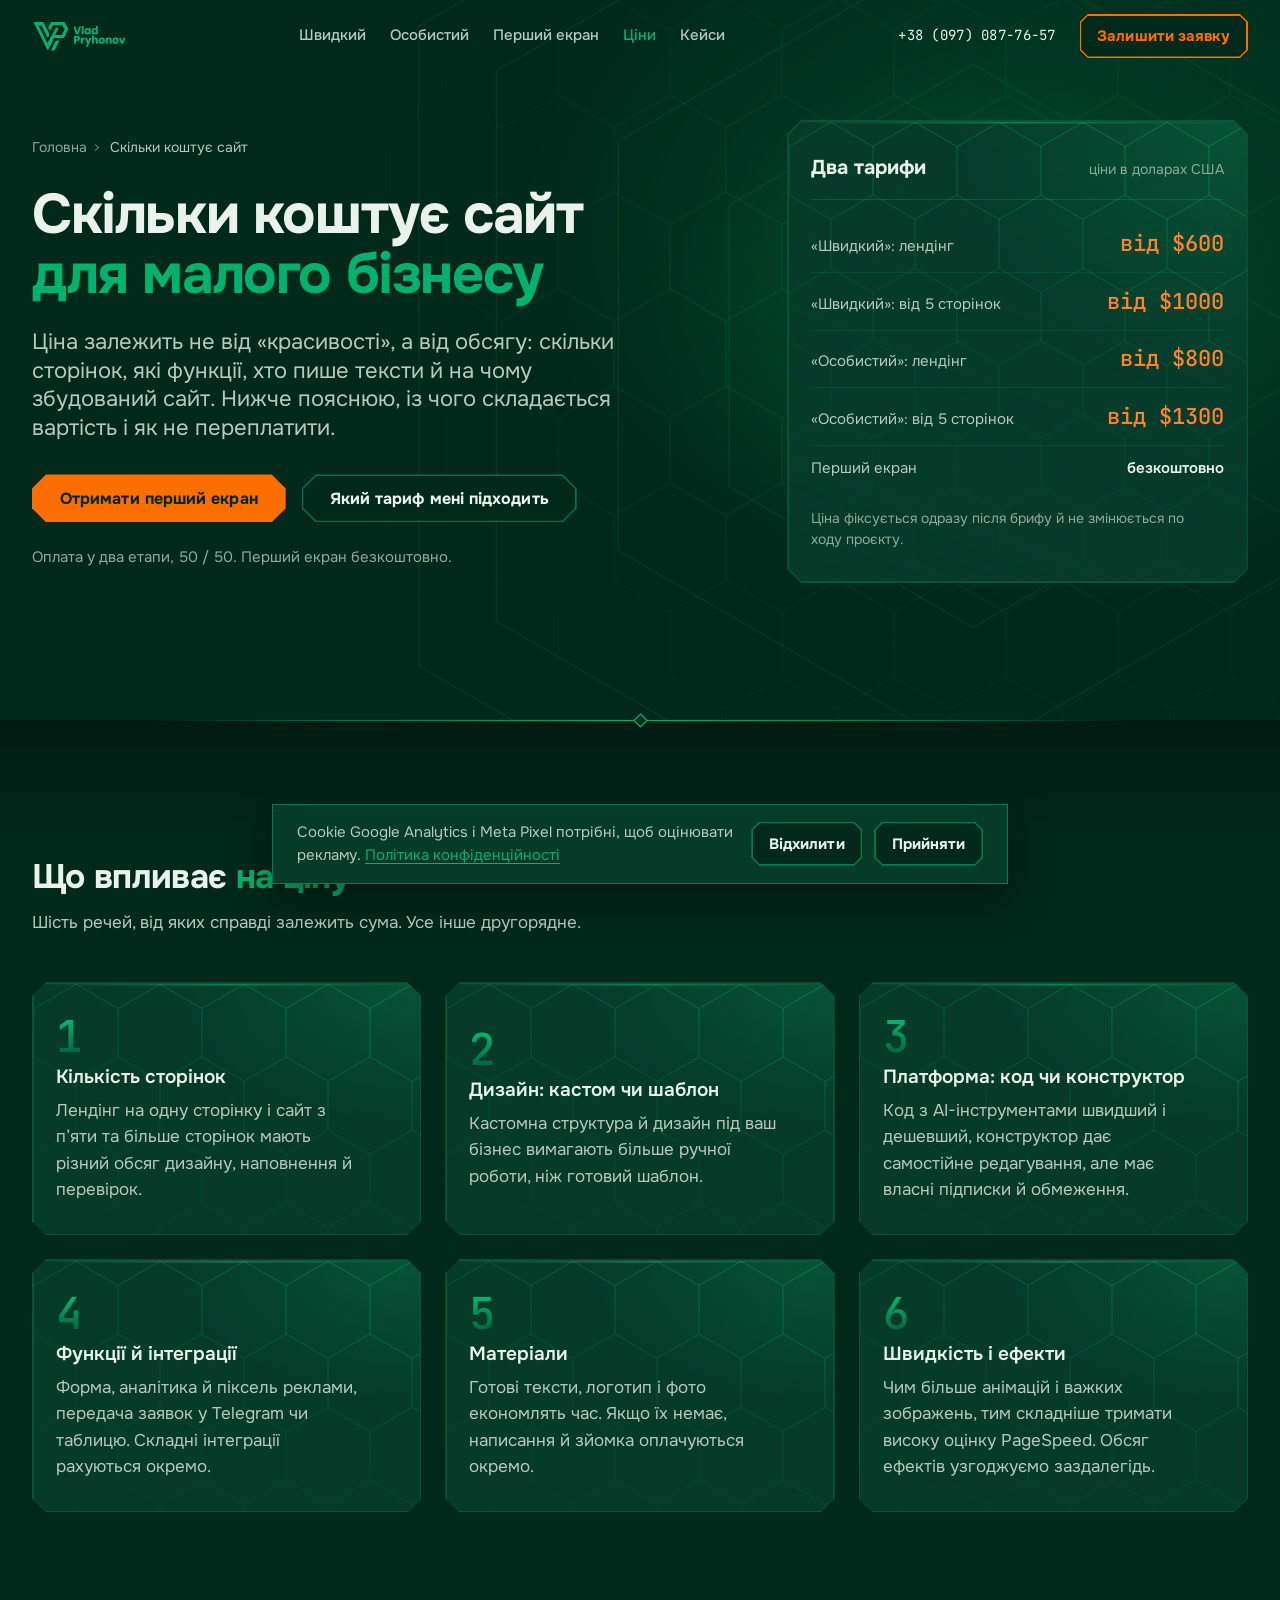
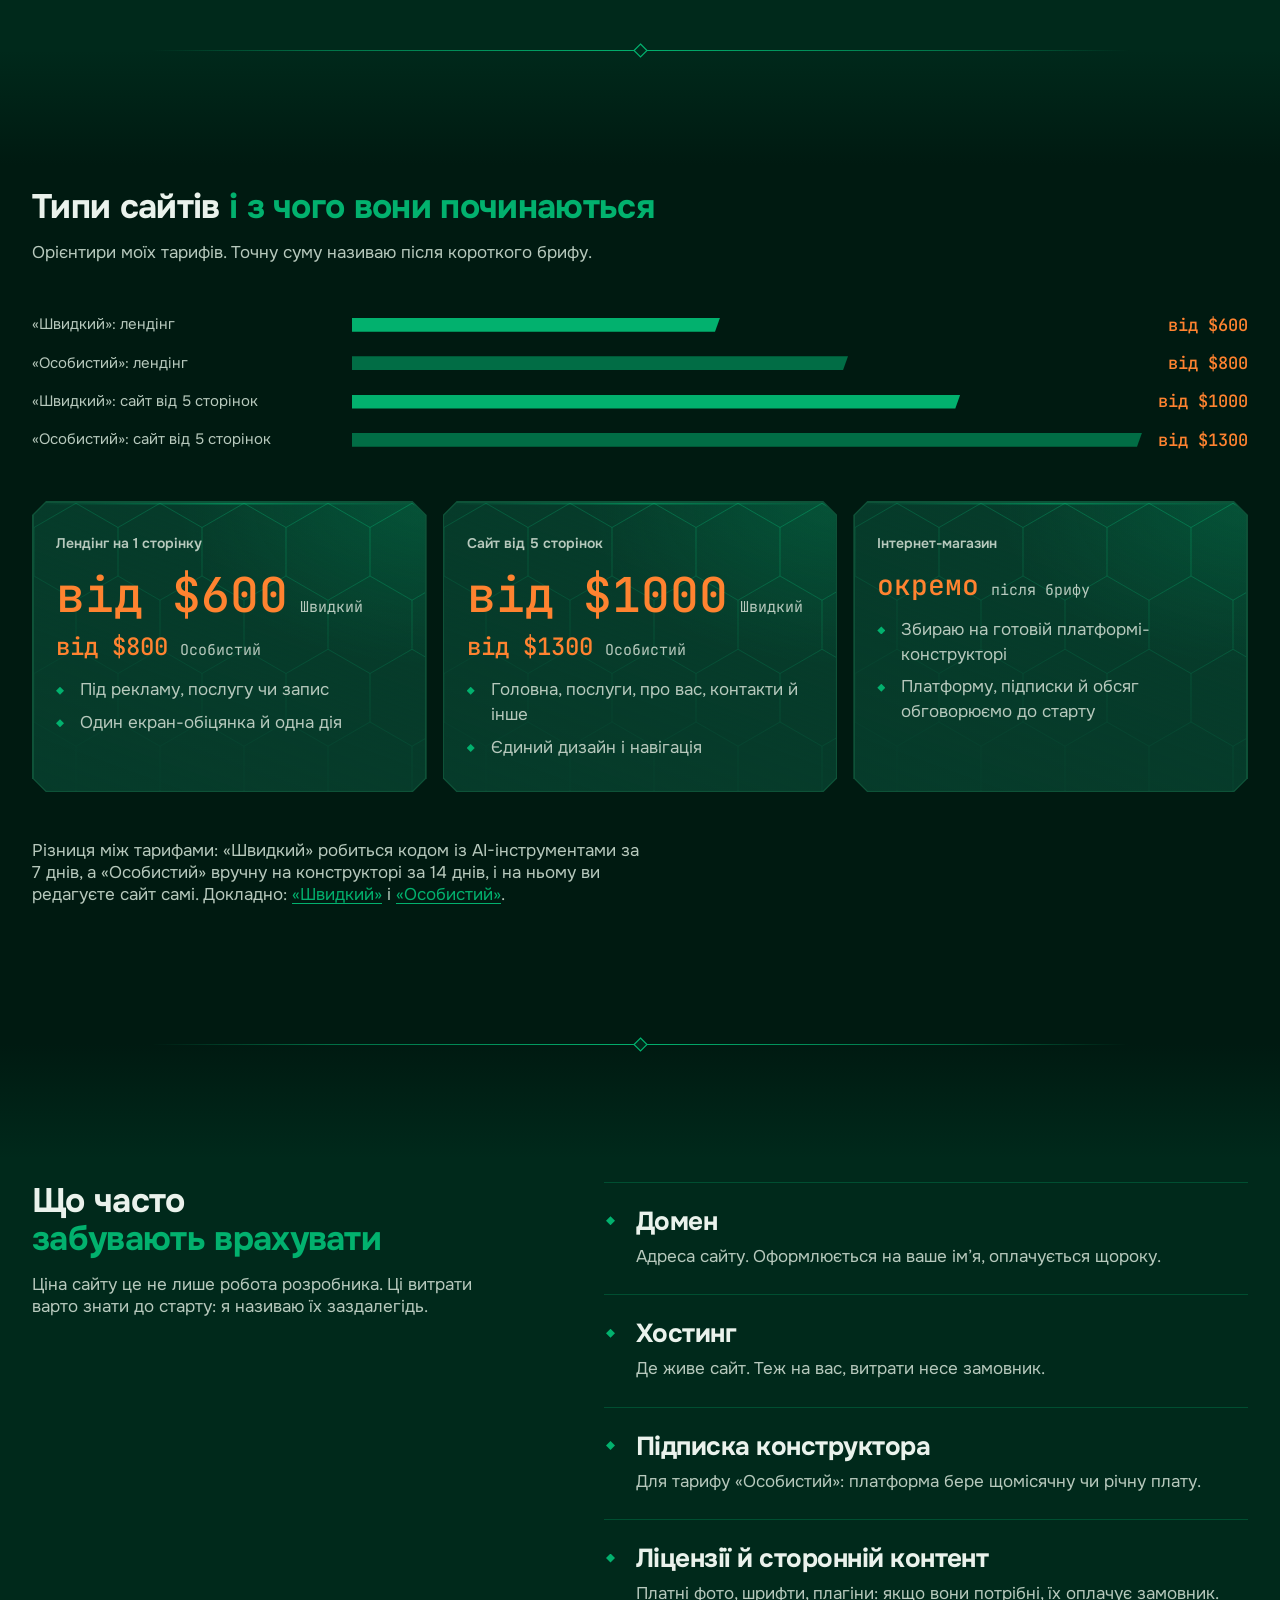
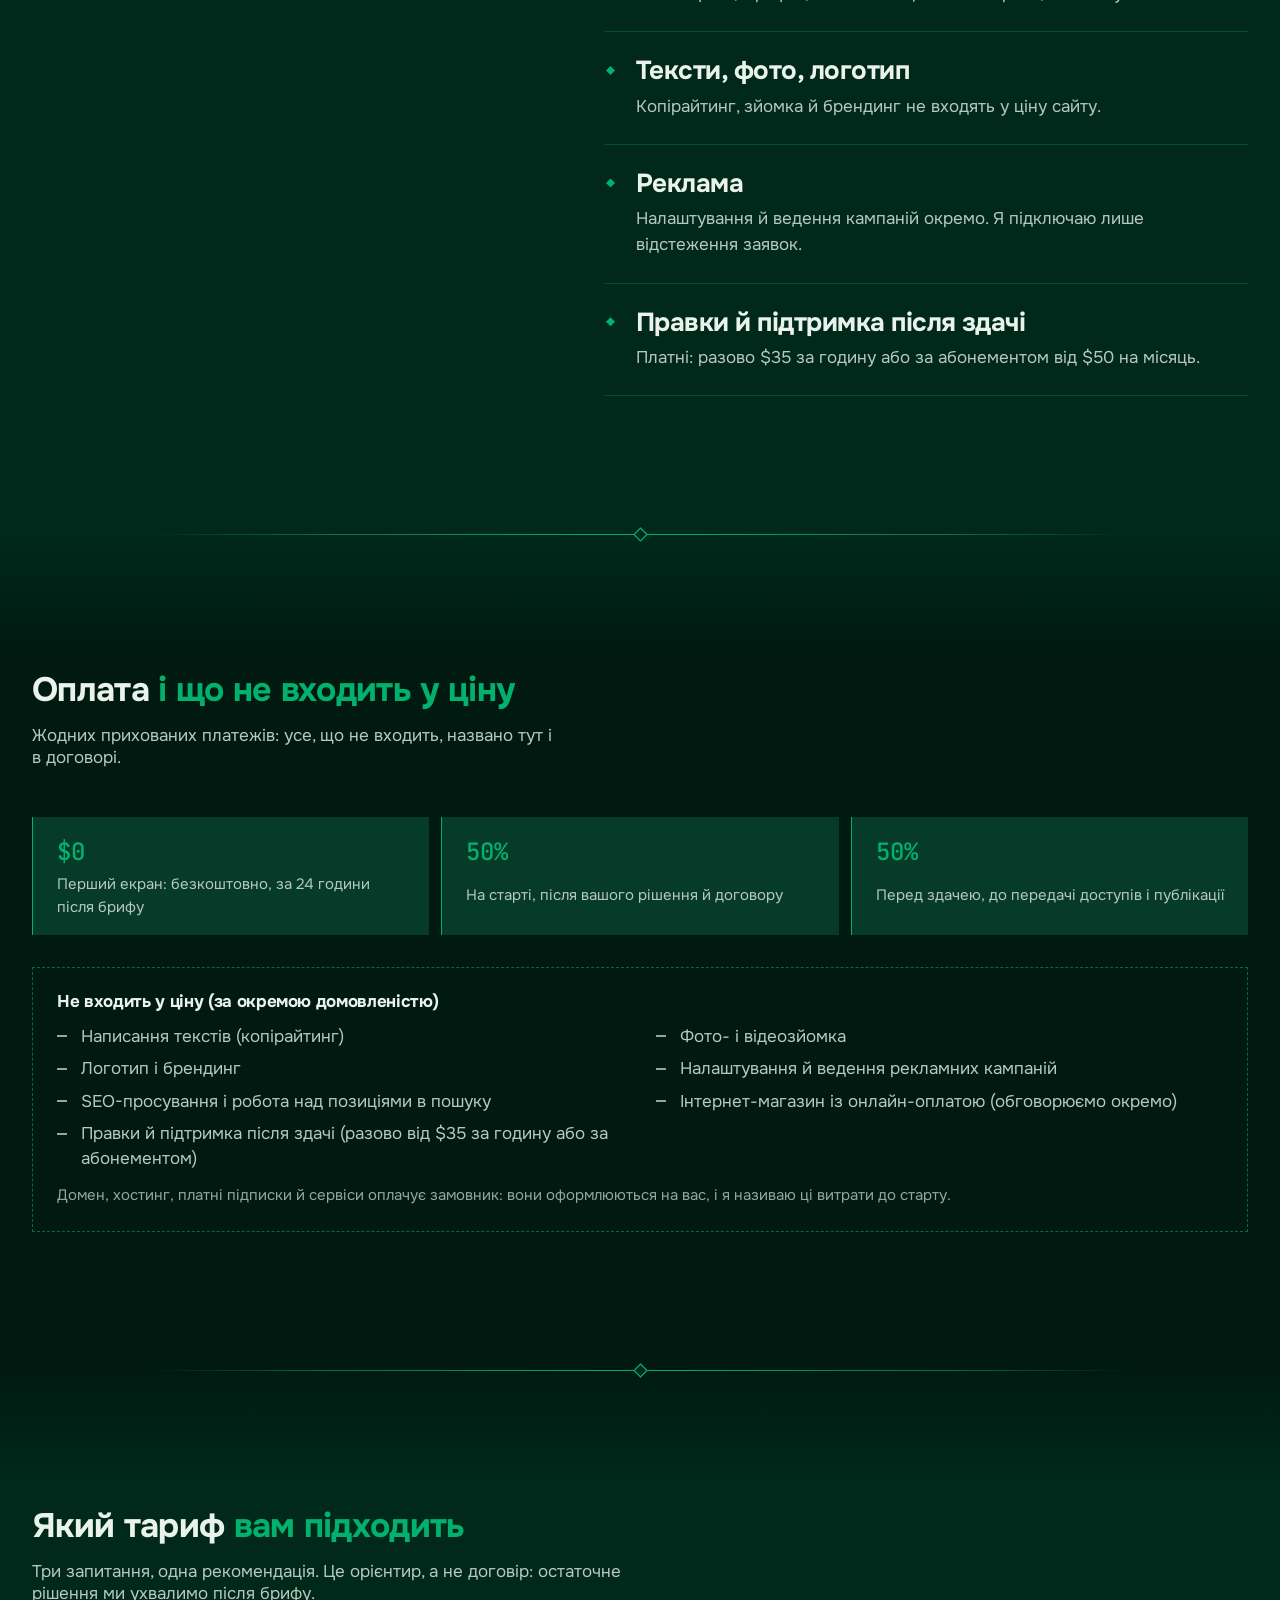
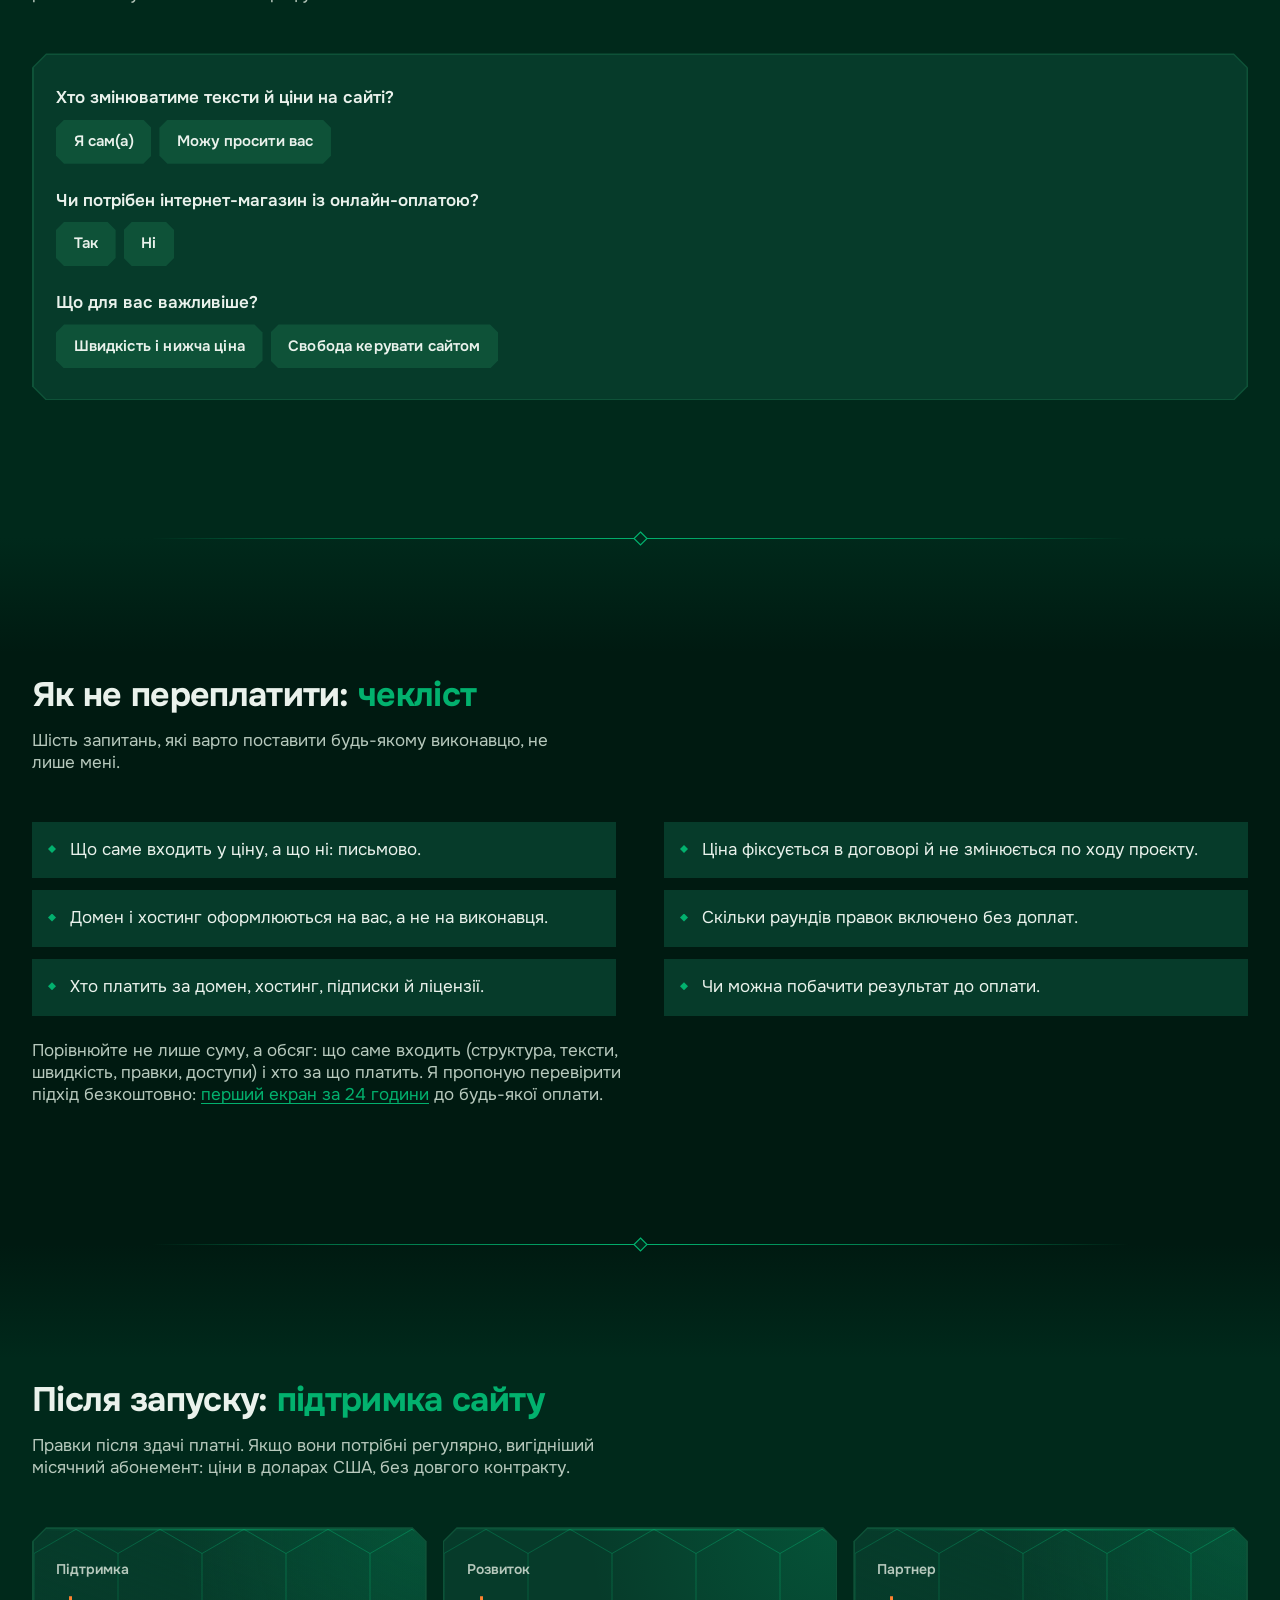
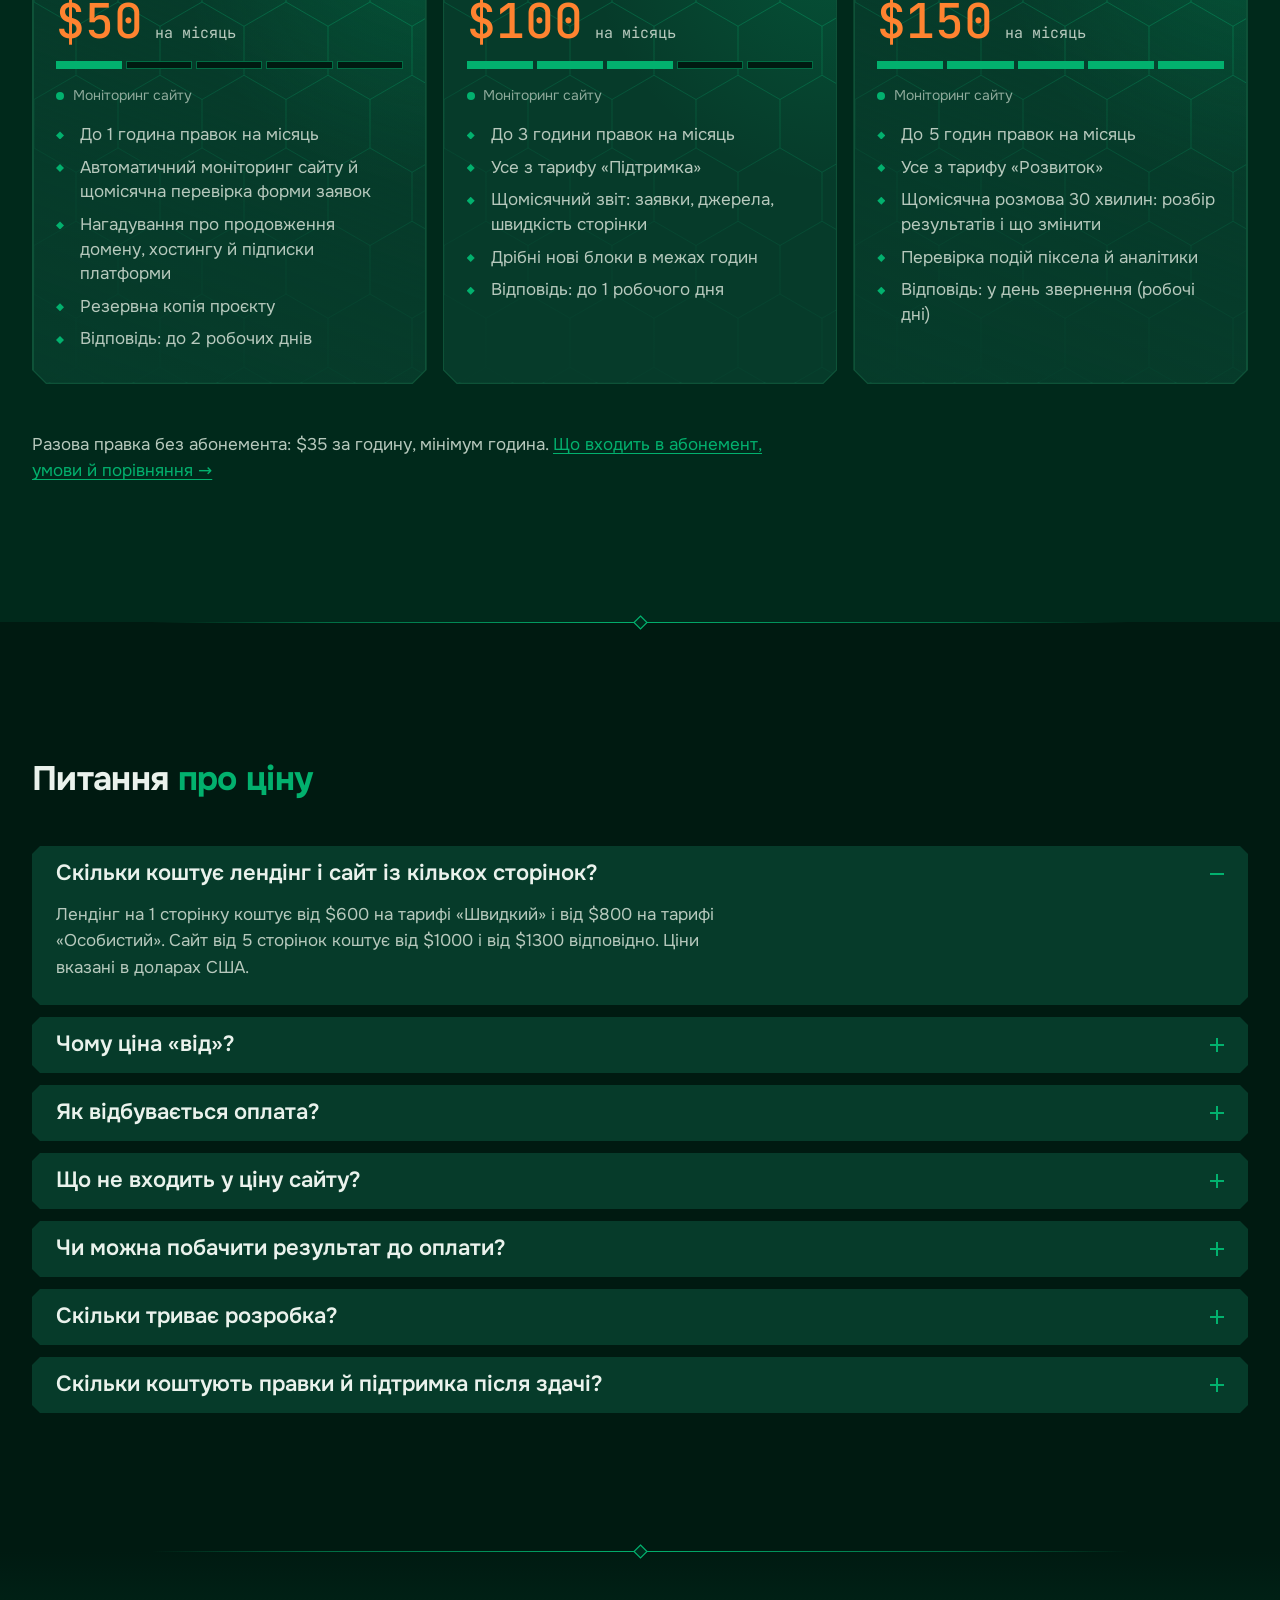
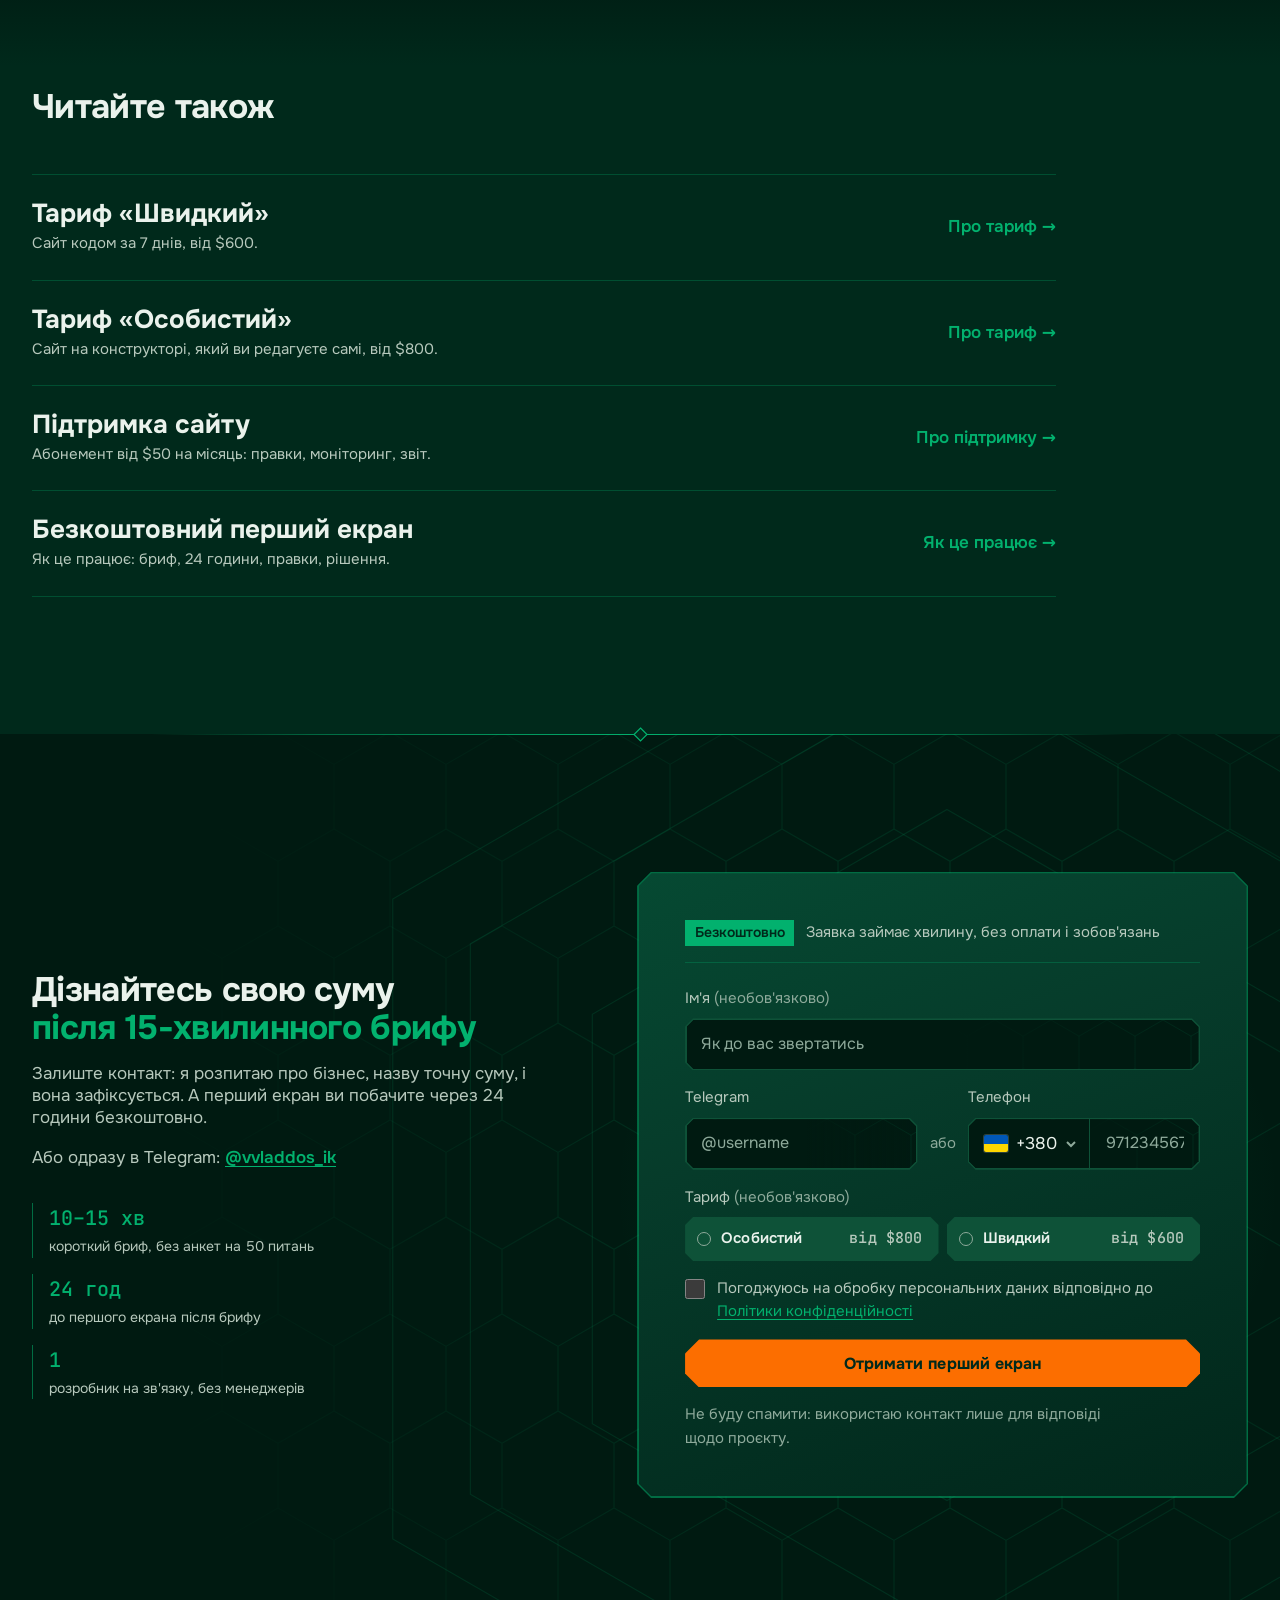
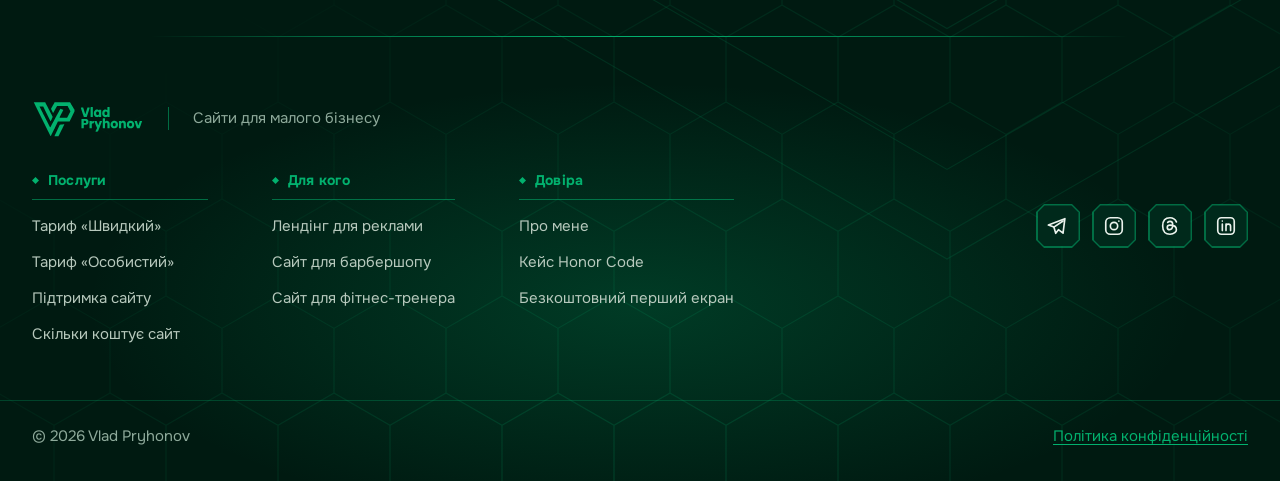
<file: skilky-koshtuye-sait/index.html>
<!DOCTYPE html>
<html lang="uk">
<head>
<meta charset="UTF-8">
<meta http-equiv="Content-Security-Policy" content="default-src 'none'; script-src 'self' https://www.googletagmanager.com https://connect.facebook.net; style-src 'self' 'unsafe-inline'; img-src 'self' data: https://*.google-analytics.com https://*.googletagmanager.com https://www.facebook.com; font-src 'self'; connect-src 'self' https://script.google.com https://script.googleusercontent.com https://*.google-analytics.com https://*.analytics.google.com https://*.googletagmanager.com https://www.facebook.com https://connect.facebook.net; frame-src https://www.youtube-nocookie.com; manifest-src 'self'; object-src 'none'; base-uri 'self'; form-action 'self'">
<meta name="referrer" content="strict-origin-when-cross-origin">
<meta name="viewport" content="width=device-width, initial-scale=1">
<title>Скільки коштує сайт для бізнесу: від $600 – Vlad Pryhonov</title>
<meta name="description" content="Із чого складається ціна сайту для малого бізнесу, що не входить у вартість і як обрати тариф. Лендінг від $600, сайт від 5 сторінок від $1000.">
<link rel="canonical" href="https://pryhonov.com/skilky-koshtuye-sait/">
<meta name="theme-color" content="#00291B">
<meta name="robots" content="index, follow, max-image-preview:large, max-snippet:-1, max-video-preview:-1">
<meta name="author" content="Vlad Pryhonov">
<link rel="icon" href="/favicon.ico" sizes="48x48">
<link rel="icon" type="image/png" href="/img/favicon.png" sizes="64x64">
<link rel="icon" type="image/png" href="/img/icon-192.png" sizes="192x192">
<link rel="apple-touch-icon" href="/apple-touch-icon.png">
<link rel="manifest" href="/site.webmanifest">
<meta property="og:type" content="website">
<meta property="og:locale" content="uk_UA">
<meta property="og:site_name" content="Vlad Pryhonov">
<meta property="og:title" content="Скільки коштує сайт для малого бізнесу і як не переплатити">
<meta property="og:description" content="Що впливає на ціну сайту, які витрати забувають і який тариф обрати. Лендінг від $600, сайт від 5 сторінок від $1000, перший екран безкоштовно.">
<meta property="og:url" content="https://pryhonov.com/skilky-koshtuye-sait/">
<meta property="og:image" content="https://pryhonov.com/img/og-skilky-1.jpg">
<meta property="og:image:width" content="1200">
<meta property="og:image:height" content="630">
<meta property="og:image:alt" content="Скільки коштує сайт для малого бізнесу: ціни від $600, Влад Пригонов">
<meta property="og:image:type" content="image/jpeg">
<meta name="twitter:card" content="summary_large_image">
<meta name="twitter:title" content="Скільки коштує сайт для малого бізнесу і як не переплатити">
<meta name="twitter:description" content="Що впливає на ціну сайту, які витрати забувають і який тариф обрати. Лендінг від $600, сайт від 5 сторінок від $1000, перший екран безкоштовно.">
<meta name="twitter:image" content="https://pryhonov.com/img/og-skilky-1.jpg">
<script src="/js/boot.js"></script>
<link rel="preload" as="font" type="font/woff2" href="/fonts/onest-400-cyrillic.woff2" crossorigin>
<link rel="stylesheet" href="/css/fonts.css?v=20261121c">
<link rel="stylesheet" href="/css/tokens.css?v=20261121c">
<link rel="stylesheet" href="/css/base.css?v=20261121c">
<link rel="stylesheet" href="/css/components.css?v=20261121c">
<link rel="stylesheet" href="/css/header.css?v=20261121c">
<link rel="stylesheet" href="/css/case.css?v=20261121c">
<link rel="stylesheet" href="/css/sections.css?v=20261121c">
<link rel="stylesheet" href="/css/process.css?v=20261121c">
<link rel="stylesheet" href="/css/pages.css?v=20261121c">
<script type="application/ld+json">
{
  "@context": "https://schema.org",
  "@graph": [
    {
      "@type": "WebPage",
      "@id": "https://pryhonov.com/skilky-koshtuye-sait/#webpage",
      "url": "https://pryhonov.com/skilky-koshtuye-sait/",
      "name": "Скільки коштує сайт для бізнесу: від $600 – Vlad Pryhonov",
      "description": "Із чого складається ціна сайту для малого бізнесу, що не входить у вартість і як обрати тариф. Лендінг від $600, сайт від 5 сторінок від $1000.",
      "inLanguage": "uk",
      "isPartOf": {
        "@id": "https://pryhonov.com/#website"
      },
      "about": {
        "@id": "https://pryhonov.com/#service"
      },
      "breadcrumb": {
        "@id": "https://pryhonov.com/skilky-koshtuye-sait/#breadcrumb"
      },
      "datePublished": "2026-11-20",
      "dateModified": "2026-11-20",
      "primaryImageOfPage": {
        "@type": "ImageObject",
        "url": "https://pryhonov.com/img/og-skilky-1.jpg",
        "width": 1200,
        "height": 630
      }
    },
    {
      "@type": "BreadcrumbList",
      "@id": "https://pryhonov.com/skilky-koshtuye-sait/#breadcrumb",
      "itemListElement": [
        {
          "@type": "ListItem",
          "position": 1,
          "name": "Головна",
          "item": "https://pryhonov.com/"
        },
        {
          "@type": "ListItem",
          "position": 2,
          "name": "Скільки коштує сайт",
          "item": "https://pryhonov.com/skilky-koshtuye-sait/"
        }
      ]
    },
    {
      "@type": "FAQPage",
      "@id": "https://pryhonov.com/skilky-koshtuye-sait/#faq",
      "inLanguage": "uk",
      "mainEntity": [
        {
          "@type": "Question",
          "name": "Скільки коштує лендінг і сайт із кількох сторінок?",
          "acceptedAnswer": {
            "@type": "Answer",
            "text": "Лендінг на 1 сторінку коштує від $600 на тарифі «Швидкий» і від $800 на тарифі «Особистий». Сайт від 5 сторінок коштує від $1000 і від $1300 відповідно. Ціни вказані в доларах США."
          }
        },
        {
          "@type": "Question",
          "name": "Чому ціна «від»?",
          "acceptedAnswer": {
            "@type": "Answer",
            "text": "Остаточна сума залежить від кількості сторінок, обсягу ефектів, інтеграцій і того, чи готові тексти й фото. Точну суму я називаю після короткого брифу, вона фіксується одразу й не змінюється по ходу проєкту."
          }
        },
        {
          "@type": "Question",
          "name": "Як відбувається оплата?",
          "acceptedAnswer": {
            "@type": "Answer",
            "text": "У два етапи: 50% на старті й 50% перед здачею, до передачі доступів і публікації. Перший екран безкоштовний і з’являється до оплати."
          }
        },
        {
          "@type": "Question",
          "name": "Що не входить у ціну сайту?",
          "acceptedAnswer": {
            "@type": "Answer",
            "text": "Написання текстів, фото- і відеозйомка, логотип і брендинг, налаштування й ведення реклами, SEO-просування та інтернет-магазин із онлайн-оплатою. Домен, хостинг і платні підписки оплачує замовник: вони оформлюються на вас."
          }
        },
        {
          "@type": "Question",
          "name": "Чи можна побачити результат до оплати?",
          "acceptedAnswer": {
            "@type": "Answer",
            "text": "Так. Перший екран вашого сайту я роблю безкоштовно за 24 години після брифу. Платите лише після того, як побачили результат і вирішили продовжувати."
          }
        },
        {
          "@type": "Question",
          "name": "Скільки триває розробка?",
          "acceptedAnswer": {
            "@type": "Answer",
            "text": "Тариф «Швидкий» запускається від 7 днів, «Особистий» від 14 днів. Строк рахується від передоплати й отримання від вас матеріалів: текстів, логотипа й фото."
          }
        },
        {
          "@type": "Question",
          "name": "Скільки коштують правки й підтримка після здачі?",
          "acceptedAnswer": {
            "@type": "Answer",
            "text": "Правки до здачі входять у ціну. Після того як ви прийняли проєкт, вони платні: разово $35 за годину або за абонементом підтримки від $50 на місяць (1 година правок), $100 на місяць (3 години) чи $150 на місяць (5 годин). Ціни в доларах США."
          }
        }
      ]
    }
  ]
}
</script>
</head>
<body>
<a class="skip-link" href="#main">Перейти до вмісту</a>

<header class="site-header" id="header">
  <div class="wrap site-header__bar">
    <a class="brand" href="/" aria-label="Vlad Pryhonov: на головну"><img src="/img/logo.svg" alt="Vlad Pryhonov" width="99" height="34"></a>
    <nav class="site-nav" aria-label="Основна навігація"><a href="/shvydkyi-tarif/">Швидкий</a><a href="/osobystyi-tarif/">Особистий</a><a href="/pershyi-ekran/">Перший екран</a><a href="/skilky-koshtuye-sait/" aria-current="page">Ціни</a><a href="/keis-honor-code/">Кейси</a></nav>
    <a class="site-phone" href="tel:+380970877657">+38 (097) 087-76-57</a>
    <a class="btn btn--outline-orange btn--sm site-cta" href="#contact" data-track="cta_header" aria-label="Залишити заявку"><span class="site-cta__full">Залишити заявку</span><span class="site-cta__short">Заявка</span></a>
    <button class="burger" type="button" id="burger" aria-expanded="false" aria-controls="mobileMenu" aria-label="Відкрити меню"><span></span></button>
  </div>
  <div class="mobile-menu" id="mobileMenu" hidden><a href="/shvydkyi-tarif/">Швидкий</a><a href="/osobystyi-tarif/">Особистий</a><a href="/pershyi-ekran/">Перший екран</a><a href="/skilky-koshtuye-sait/" aria-current="page">Ціни</a><a href="/keis-honor-code/">Кейси</a><a href="/pidtrymka-saitu/">Підтримка сайту</a><a href="/pro-mene/">Про мене</a><a class="mobile-menu__phone" href="tel:+380970877657">+38 (097) 087-76-57</a></div>
</header>

<main id="main">
<section class="phero" aria-labelledby="h1">
  <div class="pbg" aria-hidden="true">
    <span class="finale__lattice"></span>
    <svg class="finale__ripples" viewBox="0 0 1000 1000" focusable="false">
      <polygon points="500,370 612.6,435 612.6,565 500,630 387.4,565 387.4,435"/>
      <polygon points="500,280 690.5,390 690.5,610 500,720 309.5,610 309.5,390"/>
      <polygon points="500,180 777.1,340 777.1,660 500,820 222.9,660 222.9,340"/>
      <polygon points="500,70 872.4,285 872.4,715 500,930 127.6,715 127.6,285"/>
      <polygon points="500,0 933,250 933,750 500,1000 67,750 67,250"/>
    </svg>
    <span class="finale__glow finale__glow--a"></span>
  </div>
  <div class="wrap phero__grid">
    <div class="reveal">
      <ol class="crumbs" aria-label="Навігація по сторінці"><li><a href="/">Головна</a></li><li><span aria-current="page">Скільки коштує сайт</span></li></ol>
      <h1 class="ptitle" id="h1">Скільки коштує сайт <em>для малого бізнесу</em></h1>
      <p class="plead">Ціна залежить не від «красивості», а від обсягу: скільки сторінок, які функції, хто пише тексти й на чому збудований сайт. Нижче пояснюю, із чого складається вартість і як не переплатити.</p>
      <div class="pactions"><a class="btn btn--primary" href="#contact" data-track="cta_cost_page">Отримати перший екран</a><a class="btn btn--ghost" href="#quiz">Який тариф мені підходить</a></div>
      <p class="pnote">Оплата у два етапи, 50 / 50. Перший екран безкоштовно.</p>
    </div>
    <aside class="spec chamfer reveal" aria-label="Тарифи коротко">
      <div class="spec__head"><b>Два тарифи</b><span>ціни в доларах США</span></div>
      <dl class="spec__rows">
        <div><dt>«Швидкий»: лендінг</dt><dd class="is-price">від $600</dd></div>
        <div><dt>«Швидкий»: від 5 сторінок</dt><dd class="is-price">від $1000</dd></div>
        <div><dt>«Особистий»: лендінг</dt><dd class="is-price">від $800</dd></div>
        <div><dt>«Особистий»: від 5 сторінок</dt><dd class="is-price">від $1300</dd></div>
        <div><dt>Перший екран</dt><dd class="is-text">безкоштовно</dd></div>
      </dl>
      <p class="spec__note">Ціна фіксується одразу після брифу й не змінюється по ходу проєкту.</p>
    </aside>
  </div>
</section>

<section class="section psec" id="factors" aria-labelledby="factors-title">
  <div class="wrap">
    <header class="section-head reveal"><h2 id="factors-title">Що впливає <em>на ціну</em></h2><p class="section-head__lead">Шість речей, від яких справді залежить сума. Усе інше другорядне.</p></header>
    <ul class="values reveal" aria-label="Що впливає на ціну сайту"><li><b>Кількість сторінок</b><span>Лендінг на одну сторінку і сайт з п’яти та більше сторінок мають різний обсяг дизайну, наповнення й перевірок.</span></li><li><b>Дизайн: кастом чи шаблон</b><span>Кастомна структура й дизайн під ваш бізнес вимагають більше ручної роботи, ніж готовий шаблон.</span></li><li><b>Платформа: код чи конструктор</b><span>Код з AI-інструментами швидший і дешевший, конструктор дає самостійне редагування, але має власні підписки й обмеження.</span></li><li><b>Функції й інтеграції</b><span>Форма, аналітика й піксель реклами, передача заявок у Telegram чи таблицю. Складні інтеграції рахуються окремо.</span></li><li><b>Матеріали</b><span>Готові тексти, логотип і фото економлять час. Якщо їх немає, написання й зйомка оплачуються окремо.</span></li><li><b>Швидкість і ефекти</b><span>Чим більше анімацій і важких зображень, тим складніше тримати високу оцінку PageSpeed. Обсяг ефектів узгоджуємо заздалегідь.</span></li></ul>
  </div>
</section>

<section class="section psec section--deep" id="types" aria-labelledby="types-title">
  <div class="wrap">
    <header class="section-head reveal"><h2 id="types-title">Типи сайтів <em>і з чого вони починаються</em></h2><p class="section-head__lead">Орієнтири моїх тарифів. Точну суму називаю після короткого брифу.</p></header>
    <ul class="ladder reveal" data-live aria-label="Орієнтири цін за тарифами"><li class="ladder__row" style="--w:46"><span>«Швидкий»: лендінг</span><i></i><b>від $600</b></li><li class="ladder__row is-pers" style="--w:62"><span>«Особистий»: лендінг</span><i></i><b>від $800</b></li><li class="ladder__row" style="--w:77"><span>«Швидкий»: сайт від 5 сторінок</span><i></i><b>від $1000</b></li><li class="ladder__row is-pers" style="--w:100"><span>«Особистий»: сайт від 5 сторінок</span><i></i><b>від $1300</b></li></ul>
    <div class="pgrid pgrid--3 reveal">
      <article class="ptile chamfer"><span class="ptile__label">Лендінг на 1 сторінку</span><div class="ptile__price"><b>від $600</b><span>Швидкий</span></div><div class="ptile__price ptile__price--sm"><b>від $800</b><span>Особистий</span></div>
        <ul><li>Під рекламу, послугу чи запис</li><li>Один екран-обіцянка й одна дія</li></ul></article>
      <article class="ptile chamfer"><span class="ptile__label">Сайт від 5 сторінок</span><div class="ptile__price"><b>від $1000</b><span>Швидкий</span></div><div class="ptile__price ptile__price--sm"><b>від $1300</b><span>Особистий</span></div>
        <ul><li>Головна, послуги, про вас, контакти й інше</li><li>Єдиний дизайн і навігація</li></ul></article>
      <article class="ptile chamfer"><span class="ptile__label">Інтернет-магазин</span><div class="ptile__price ptile__price--word"><b>окремо</b><span>після брифу</span></div>
        <ul><li>Збираю на готовій платформі-конструкторі</li><li>Платформу, підписки й обсяг обговорюємо до старту</li></ul></article>
    </div>
    <p class="section-head__lead reveal plat__note">Різниця між тарифами: «Швидкий» робиться кодом із AI-інструментами за 7 днів, а «Особистий» вручну на конструкторі за 14 днів, і на ньому ви редагуєте сайт самі. Докладно: <a class="plink" href="/shvydkyi-tarif/">«Швидкий»</a> і <a class="plink" href="/osobystyi-tarif/">«Особистий»</a>.</p>
  </div>
</section>

<section class="section psec" id="hidden" aria-labelledby="hidden-title">
  <div class="wrap">
    <div class="split">
    <header class="section-head reveal"><h2 id="hidden-title">Що часто <em>забувають врахувати</em></h2><p class="section-head__lead">Ціна сайту це не лише робота розробника. Ці витрати варто знати до старту: я називаю їх заздалегідь.</p></header>
      <div class="split__body reveal"><div class="rows"><article class="row"><h3>Домен</h3><p>Адреса сайту. Оформлюється на ваше ім’я, оплачується щороку.</p></article><article class="row"><h3>Хостинг</h3><p>Де живе сайт. Теж на вас, витрати несе замовник.</p></article><article class="row"><h3>Підписка конструктора</h3><p>Для тарифу «Особистий»: платформа бере щомісячну чи річну плату.</p></article><article class="row"><h3>Ліцензії й сторонній контент</h3><p>Платні фото, шрифти, плагіни: якщо вони потрібні, їх оплачує замовник.</p></article><article class="row"><h3>Тексти, фото, логотип</h3><p>Копірайтинг, зйомка й брендинг не входять у ціну сайту.</p></article><article class="row"><h3>Реклама</h3><p>Налаштування й ведення кампаній окремо. Я підключаю лише відстеження заявок.</p></article><article class="row"><h3>Правки й підтримка після здачі</h3><p>Платні: разово $35 за годину або за абонементом від $50 на місяць.</p></article></div></div>
    </div>
  </div>
</section>

<section class="section psec section--deep" id="pay" aria-labelledby="pay-title">
  <div class="wrap">
    <header class="section-head reveal"><h2 id="pay-title">Оплата <em>і що не входить у ціну</em></h2><p class="section-head__lead">Жодних прихованих платежів: усе, що не входить, названо тут і в договорі.</p></header>
    <div class="pay reveal">
      <div class="pay__row">
        <div class="pay__item"><b>$0</b><span>Перший екран: безкоштовно, за 24 години після брифу</span></div>
        <div class="pay__item"><b>50%</b><span>На старті, після вашого рішення й договору</span></div>
        <div class="pay__item"><b>50%</b><span>Перед здачею, до передачі доступів і публікації</span></div>
      </div>
    </div>
    <div class="notin reveal">
      <h3>Не входить у ціну (за окремою домовленістю)</h3>
      <ul><li>Написання текстів (копірайтинг)</li><li>Фото- і відеозйомка</li><li>Логотип і брендинг</li><li>Налаштування й ведення рекламних кампаній</li><li>SEO-просування і робота над позиціями в пошуку</li><li>Інтернет-магазин із онлайн-оплатою (обговорюємо окремо)</li><li>Правки й підтримка після здачі (разово від $35 за годину або за абонементом)</li></ul>
      <p>Домен, хостинг, платні підписки й сервіси оплачує замовник: вони оформлюються на вас, і я називаю ці витрати до старту.</p>
    </div>
  </div>
</section>

<section class="section psec" id="quiz-block" aria-labelledby="quiz-title">
  <div class="wrap">
    <header class="section-head reveal"><h2 id="quiz-title">Який тариф <em>вам підходить</em></h2><p class="section-head__lead">Три запитання, одна рекомендація. Це орієнтир, а не договір: остаточне рішення ми ухвалимо після брифу.</p></header>
    <div class="quiz chamfer reveal" id="quiz">
      <fieldset data-q="edit"><legend>Хто змінюватиме тексти й ціни на сайті?</legend>
        <div class="quiz__opts"><button type="button" class="chip" data-v="self" aria-pressed="false">Я сам(а)</button><button type="button" class="chip" data-v="me" aria-pressed="false">Можу просити вас</button></div></fieldset>
      <fieldset data-q="shop"><legend>Чи потрібен інтернет-магазин із онлайн-оплатою?</legend>
        <div class="quiz__opts"><button type="button" class="chip" data-v="yes" aria-pressed="false">Так</button><button type="button" class="chip" data-v="no" aria-pressed="false">Ні</button></div></fieldset>
      <fieldset data-q="goal"><legend>Що для вас важливіше?</legend>
        <div class="quiz__opts"><button type="button" class="chip" data-v="speed" aria-pressed="false">Швидкість і нижча ціна</button><button type="button" class="chip" data-v="freedom" aria-pressed="false">Свобода керувати сайтом</button></div></fieldset>
      <div class="quiz__result" id="quizResult" aria-live="polite" hidden></div>
    </div>
  </div>
</section>

<section class="section psec section--deep" id="check" aria-labelledby="check-title">
  <div class="wrap">
    <header class="section-head reveal"><h2 id="check-title">Як не переплатити: <em>чекліст</em></h2><p class="section-head__lead">Шість запитань, які варто поставити будь-якому виконавцю, не лише мені.</p></header>
    <ul class="checks reveal">
      <li>Що саме входить у ціну, а що ні: письмово.</li>
      <li>Ціна фіксується в договорі й не змінюється по ходу проєкту.</li>
      <li>Домен і хостинг оформлюються на вас, а не на виконавця.</li>
      <li>Скільки раундів правок включено без доплат.</li>
      <li>Хто платить за домен, хостинг, підписки й ліцензії.</li>
      <li>Чи можна побачити результат до оплати.</li>
    </ul>
    <p class="section-head__lead reveal plat__note">Порівнюйте не лише суму, а обсяг: що саме входить (структура, тексти, швидкість, правки, доступи) і хто за що платить. Я пропоную перевірити підхід безкоштовно: <a class="plink" href="/pershyi-ekran/">перший екран за 24 години</a> до будь-якої оплати.</p>
  </div>
</section>

<section class="section psec" id="support" aria-labelledby="support-title">
  <div class="wrap">
    <header class="section-head reveal"><h2 id="support-title">Після запуску: <em>підтримка сайту</em></h2><p class="section-head__lead">Правки після здачі платні. Якщо вони потрібні регулярно, вигідніший місячний абонемент: ціни в доларах США, без довгого контракту.</p></header>
    <div class="pgrid pgrid--3 reveal"><article class="ptile chamfer"><span class="ptile__label">Підтримка</span><div class="ptile__price"><b>$50</b><span>на місяць</span></div><div class="hours" role="img" aria-label="1 з 5 годин правок на місяць"><i class="on"></i><i class=""></i><i class=""></i><i class=""></i><i class=""></i></div><p class="ping"><i></i>Моніторинг сайту</p><ul><li>До 1 година правок на місяць</li><li>Автоматичний моніторинг сайту й щомісячна перевірка форми заявок</li><li>Нагадування про продовження домену, хостингу й підписки платформи</li><li>Резервна копія проєкту</li><li>Відповідь: до 2 робочих днів</li></ul></article><article class="ptile chamfer"><span class="ptile__label">Розвиток</span><div class="ptile__price"><b>$100</b><span>на місяць</span></div><div class="hours" role="img" aria-label="3 з 5 годин правок на місяць"><i class="on"></i><i class="on"></i><i class="on"></i><i class=""></i><i class=""></i></div><p class="ping"><i></i>Моніторинг сайту</p><ul><li>До 3 години правок на місяць</li><li>Усе з тарифу «Підтримка»</li><li>Щомісячний звіт: заявки, джерела, швидкість сторінки</li><li>Дрібні нові блоки в межах годин</li><li>Відповідь: до 1 робочого дня</li></ul></article><article class="ptile chamfer"><span class="ptile__label">Партнер</span><div class="ptile__price"><b>$150</b><span>на місяць</span></div><div class="hours" role="img" aria-label="5 з 5 годин правок на місяць"><i class="on"></i><i class="on"></i><i class="on"></i><i class="on"></i><i class="on"></i></div><p class="ping"><i></i>Моніторинг сайту</p><ul><li>До 5 годин правок на місяць</li><li>Усе з тарифу «Розвиток»</li><li>Щомісячна розмова 30 хвилин: розбір результатів і що змінити</li><li>Перевірка подій піксела й аналітики</li><li>Відповідь: у день звернення (робочі дні)</li></ul></article></div>
    <p class="paynote reveal">Разова правка без абонемента: $35 за годину, мінімум година. <a class="plink" href="/pidtrymka-saitu/">Що входить в абонемент, умови й порівняння →</a></p>
  </div>
</section>

<section class="section psec section--deep" id="faq" aria-labelledby="faq-title">
  <div class="wrap">
    <header class="section-head reveal"><h2 id="faq-title">Питання <em>про ціну</em></h2></header>
    <div class="faq__list reveal">
      <details name="faq" class="qa chamfer chamfer-sm" open>
        <summary>Скільки коштує лендінг і сайт із кількох сторінок?</summary>
        <p>Лендінг на 1 сторінку коштує від $600 на тарифі «Швидкий» і від $800 на тарифі «Особистий». Сайт від 5 сторінок коштує від $1000 і від $1300 відповідно. Ціни вказані в доларах США.</p>
      </details>
      <details name="faq" class="qa chamfer chamfer-sm">
        <summary>Чому ціна «від»?</summary>
        <p>Остаточна сума залежить від кількості сторінок, обсягу ефектів, інтеграцій і того, чи готові тексти й фото. Точну суму я називаю після короткого брифу, вона фіксується одразу й не змінюється по ходу проєкту.</p>
      </details>
      <details name="faq" class="qa chamfer chamfer-sm">
        <summary>Як відбувається оплата?</summary>
        <p>У два етапи: 50% на старті й 50% перед здачею, до передачі доступів і публікації. Перший екран безкоштовний і з’являється до оплати.</p>
      </details>
      <details name="faq" class="qa chamfer chamfer-sm">
        <summary>Що не входить у ціну сайту?</summary>
        <p>Написання текстів, фото- і відеозйомка, логотип і брендинг, налаштування й ведення реклами, SEO-просування та інтернет-магазин із онлайн-оплатою. Домен, хостинг і платні підписки оплачує замовник: вони оформлюються на вас.</p>
      </details>
      <details name="faq" class="qa chamfer chamfer-sm">
        <summary>Чи можна побачити результат до оплати?</summary>
        <p>Так. Перший екран вашого сайту я роблю безкоштовно за 24 години після брифу. Платите лише після того, як побачили результат і вирішили продовжувати.</p>
      </details>
      <details name="faq" class="qa chamfer chamfer-sm">
        <summary>Скільки триває розробка?</summary>
        <p>Тариф «Швидкий» запускається від 7 днів, «Особистий» від 14 днів. Строк рахується від передоплати й отримання від вас матеріалів: текстів, логотипа й фото.</p>
      </details>
      <details name="faq" class="qa chamfer chamfer-sm">
        <summary>Скільки коштують правки й підтримка після здачі?</summary>
        <p>Правки до здачі входять у ціну. Після того як ви прийняли проєкт, вони платні: разово $35 за годину або за абонементом підтримки від $50 на місяць (1 година правок), $100 на місяць (3 години) чи $150 на місяць (5 годин). Ціни в доларах США.</p>
      </details>
    </div>
  </div>
</section>

<section class="section psec" aria-labelledby="rel-title">
  <div class="wrap">
    <header class="section-head reveal"><h2 id="rel-title">Читайте також</h2></header>
    <nav class="related reveal" aria-label="Пов'язані сторінки"><a href="/shvydkyi-tarif/"><b>Тариф «Швидкий»</b><span>Сайт кодом за 7 днів, від $600.</span><em>Про тариф →</em></a><a href="/osobystyi-tarif/"><b>Тариф «Особистий»</b><span>Сайт на конструкторі, який ви редагуєте самі, від $800.</span><em>Про тариф →</em></a><a href="/pidtrymka-saitu/"><b>Підтримка сайту</b><span>Абонемент від $50 на місяць: правки, моніторинг, звіт.</span><em>Про підтримку →</em></a><a href="/pershyi-ekran/"><b>Безкоштовний перший екран</b><span>Як це працює: бриф, 24 години, правки, рішення.</span><em>Як це працює →</em></a></nav>
  </div>
</section>

<section class="section section--deep" id="contact" aria-labelledby="contact-title">
    <!-- Спільний «грандіозний» фон останнього блоку й підвалу: решітка, концентричні гексагони-«сигнал», світіння -->
    <div class="finale__bg" aria-hidden="true">
      <span class="finale__lattice"></span>
      <svg class="finale__ripples" viewBox="0 0 1000 1000" focusable="false">
        <polygon points="500,370 612.6,435 612.6,565 500,630 387.4,565 387.4,435"/>
        <polygon points="500,280 690.5,390 690.5,610 500,720 309.5,610 309.5,390"/>
        <polygon points="500,180 777.1,340 777.1,660 500,820 222.9,660 222.9,340"/>
        <polygon points="500,70 872.4,285 872.4,715 500,930 127.6,715 127.6,285"/>
        <polygon points="500,0 933,250 933,750 500,1000 67,750 67,250"/>
      </svg>
      <span class="finale__glow finale__glow--a"></span>
      <span class="finale__glow finale__glow--b"></span>
    </div>
    <div class="wrap contact">
      <div class="contact__copy reveal">
        <h2 id="contact-title">Дізнайтесь свою суму <em>після 15-хвилинного брифу</em></h2>
        <p class="contact__lead">Залиште контакт: я розпитаю про бізнес, назву точну суму, і вона зафіксується. А перший екран ви побачите через 24 години безкоштовно.</p>
        <p class="contact__direct">Або одразу в Telegram: <a href="https://t.me/vvladdos_ik" target="_blank" rel="noopener" data-track="telegram_click">@vvladdos_ik</a></p>
        <ul class="contact__facts">
          <li><b>10–15 хв</b><span>короткий бриф, без анкет на 50 питань</span></li>
          <li><b>24 год</b><span>до першого екрана після брифу</span></li>
          <li><b>1</b><span>розробник на зв'язку, без менеджерів</span></li>
        </ul>
      </div>

      <div class="formwrap reveal">
        <div class="formcard chamfer">
          <div class="formcard__head"><span class="formcard__badge">Безкоштовно</span><p>Заявка займає хвилину, без оплати і зобов'язань</p></div>
          <form id="leadForm" novalidate>
            <div class="field">
              <label for="fName">Ім'я <span class="opt">(необов'язково)</span></label>
              <div class="control">
                <input id="fName" name="name" autocomplete="given-name" placeholder="Як до вас звертатись">
              </div>
            </div>
            <!-- Контакт: на мобільному перемикач «Telegram | Телефон» показує одне поле (js/site.js, data-mode); від 760 px обидва поля поруч з «або» -->
            <div class="contact-pair" id="contactPair" data-mode="tg">
              <div class="cswitch" role="group" aria-label="Як з вами зв'язатись">
                <span class="cswitch__lbl">Як з вами зв'язатись?</span>
                <div class="cswitch__track">
                  <button type="button" class="cswitch__btn" data-cmode="tg" aria-pressed="true">Telegram</button>
                  <button type="button" class="cswitch__btn" data-cmode="ph" aria-pressed="false">Телефон</button>
                </div>
              </div>
              <div class="field field--tg">
                <label for="fTelegram">Telegram</label>
                <div class="control">
                  <input id="fTelegram" name="telegram" autocomplete="off" placeholder="@username">
                </div>
              </div>
              <span class="contact-pair__or" aria-hidden="true">або</span>
              <div class="field field--ph">
                <label for="fPhone">Телефон</label>
                <div class="control">
                  <div class="cc" id="cc">
                    <button type="button" class="cc__btn" id="ccBtn" aria-haspopup="listbox" aria-expanded="false" aria-controls="ccList" aria-label="Код країни">
                      <span class="flag flag--ua" id="ccFlag" aria-hidden="true"></span>
                      <span id="ccCode">+380</span>
                      <svg class="cc__chev" viewBox="0 0 12 12" aria-hidden="true"><path d="M2 4l4 4 4-4"/></svg>
                    </button>
                    <ul class="cc__list" id="ccList" role="listbox" tabindex="-1" hidden aria-label="Країна">
                      <li role="option" data-code="+380" data-flag="ua" aria-selected="true"><span class="flag flag--ua" aria-hidden="true"></span>Україна<b>+380</b></li>
                      <li role="option" data-code="+48" data-flag="pl" aria-selected="false"><span class="flag flag--pl" aria-hidden="true"></span>Польща<b>+48</b></li>
                      <li role="option" data-code="+49" data-flag="de" aria-selected="false"><span class="flag flag--de" aria-hidden="true"></span>Німеччина<b>+49</b></li>
                      <li role="option" data-code="+34" data-flag="es" aria-selected="false"><span class="flag flag--es" aria-hidden="true"></span>Іспанія<b>+34</b></li>
                      <li role="option" data-code="+44" data-flag="gb" aria-selected="false"><span class="flag flag--gb" aria-hidden="true"></span>Велика Британія<b>+44</b></li>
                      <li role="option" data-code="+1" data-flag="us" aria-selected="false"><span class="flag flag--us" aria-hidden="true"></span>США<b>+1</b></li>
                    </ul>
                    <input type="hidden" id="fPhoneCode" value="+380">
                  </div>
                  <input id="fPhone" name="phone" type="tel" autocomplete="tel-national" inputmode="tel" placeholder="971234567">
                </div>
              </div>
            </div>
            <p class="field-error" id="fContactError" role="alert"></p>

            <!-- Тариф: той самий вибір, що в hero і в блоці цін (js/site.js). Без вибору йде «не обрано» -->
            <fieldset class="tpick">
              <legend>Тариф <span class="opt">(необов'язково)</span></legend>
              <button type="button" class="chip tpick__btn" data-pick="personal" aria-pressed="false"><span>Особистий</span><span class="tpick__price">від $800</span></button>
              <button type="button" class="chip tpick__btn" data-pick="fast" aria-pressed="false"><span>Швидкий</span><span class="tpick__price">від $600</span></button>
            </fieldset>

            <div class="hp" aria-hidden="true">
              <label for="fWebsite">Залиште це поле порожнім</label>
              <input id="fWebsite" name="website" type="text" tabindex="-1" autocomplete="off">
            </div>

            <label class="consent">
              <input type="checkbox" id="fConsent" required>
              <span>Погоджуюсь на обробку персональних даних відповідно до <a href="/privacy.html" target="_blank" rel="noopener">Політики конфіденційності</a></span>
            </label>
            <p class="field-error" id="fConsentError" role="alert"></p>

            <button type="submit" class="btn btn--primary btn--block" data-track="form_submit_click">Отримати перший екран</button>
            <p class="formcard__fine">Не буду спамити: використаю контакт лише для відповіді щодо проєкту.</p>
          </form>

          <div class="thanks" id="thanks" hidden tabindex="-1">
            <h3>Дякую! Заявку отримано</h3>
            <p>Відповім протягом 24 годин. Хочете швидше, напишіть одразу в Telegram: там я на зв'язку особисто.</p>
            <a class="btn btn--primary" id="thanksTelegram" href="https://t.me/vvladdos_ik" target="_blank" rel="noopener" data-track="telegram_click_after_lead">Написати в Telegram</a>

            <form id="detailsForm" class="details" novalidate>
              <h4>Допоможіть підготувати перший екран точніше <span class="opt">(необов'язково)</span></h4>
              <fieldset class="chips" aria-label="Тип бізнесу">
                <legend>Тип бізнесу</legend>
                <button type="button" class="chip" aria-pressed="false">Інтернет-магазин</button>
                <button type="button" class="chip" aria-pressed="false">Послуги</button>
                <button type="button" class="chip" aria-pressed="false">Кафе, салон або студія</button>
                <button type="button" class="chip" aria-pressed="false">Особистий бренд</button>
                <button type="button" class="chip" aria-pressed="false" id="chipOther">Інше</button>
              </fieldset>
              <div class="field" id="nicheOtherWrap" hidden>
                <label for="fNicheOther">Ваша ніша</label>
                <div class="control"><input id="fNicheOther" placeholder="Наприклад: ремонт квартир"></div>
              </div>
              <fieldset class="chips" aria-label="Чи плануєте рекламу">
                <legend>Чи плануєте рекламу</legend>
                <button type="button" class="chip" data-group="ads" aria-pressed="false">Так</button>
                <button type="button" class="chip" data-group="ads" aria-pressed="false">Ні</button>
                <button type="button" class="chip" data-group="ads" aria-pressed="false">Ще не знаю</button>
              </fieldset>
              <div class="field">
                <label for="fLink">Сайт або соцмережі</label>
                <div class="control"><input id="fLink" placeholder="Посилання, якщо є" inputmode="url"></div>
              </div>
              <button type="submit" class="btn btn--ghost btn--block">Надіслати уточнення</button>
            </form>
            <p class="details__done" id="detailsDone" hidden role="status">Дякую, уточнення отримав.</p>
          </div>
        </div>
      </div>
    </div>
  </section>
</main>

<footer class="footer">
  <div class="wrap footer__row">
    <div>
      <div class="footer__top"><a class="footer__brand" href="/" aria-label="Vlad Pryhonov: на головну"><img src="/img/logo.svg" alt="Vlad Pryhonov" width="111" height="38"></a><p class="footer__tagline">Сайти для малого бізнесу</p></div>
      <nav class="footer__pages footer__cols" aria-label="Сторінки сайту">
        <div class="footer__col"><p class="footer__h">Послуги</p><a href="/shvydkyi-tarif/">Тариф «Швидкий»</a><a href="/osobystyi-tarif/">Тариф «Особистий»</a><a href="/pidtrymka-saitu/">Підтримка сайту</a><a href="/skilky-koshtuye-sait/">Скільки коштує сайт</a></div><div class="footer__col"><p class="footer__h">Для кого</p><a href="/lending-dlya-reklamy/">Лендінг для реклами</a><a href="/sait-dlya-barbershopu/">Сайт для барбершопу</a><a href="/sait-dlya-fitnes-trenera/">Сайт для фітнес-тренера</a></div><div class="footer__col"><p class="footer__h">Довіра</p><a href="/pro-mene/">Про мене</a><a href="/keis-honor-code/">Кейс Honor Code</a><a href="/pershyi-ekran/">Безкоштовний перший екран</a></div>
      </nav>
    </div>
    <ul class="social" aria-label="Де мене знайти">
      <li><a href="https://t.me/vvladdos_ik" target="_blank" rel="noopener" aria-label="Telegram" data-track="telegram_click"><svg viewBox="0 0 24 24" aria-hidden="true"><path d="M19.5 4L1.5 11l6 2.2L9.5 20l3-4 5 3.8z"/><path d="M7.5 13.2L17.5 6.5"/></svg></a></li>
      <li><a href="https://www.instagram.com/vlad.pryhonov/" target="_blank" rel="noopener" aria-label="Instagram"><svg viewBox="0 0 24 24" aria-hidden="true"><rect x="3" y="3" width="18" height="18" rx="5"/><circle cx="12" cy="12" r="4"/><circle cx="17.3" cy="6.7" r=".9" fill="currentColor" stroke="none"/></svg></a></li>
      <li><a href="https://www.threads.com/@vlad.pryhonov" target="_blank" rel="noopener" aria-label="Threads"><svg viewBox="0 0 24 24" aria-hidden="true"><path d="M19 7.5c-1.333-3-3.667-4.5-7-4.5-5 0-8 2.5-8 9s3.5 9 8 9 7-3 7-5-1-5-7-5c-2.5 0-3 1.25-3 2.5 0 1.5 1 2.5 2.5 2.5 2.5 0 3.5-1.5 3.5-5s-2-4-3-4-1.833.333-2.5 1"/></svg></a></li>
      <li><a href="https://www.linkedin.com/in/vlad-prigonov/?locale=uk" target="_blank" rel="noopener" aria-label="LinkedIn"><svg viewBox="0 0 24 24" aria-hidden="true"><rect x="3" y="3" width="18" height="18" rx="4"/><path d="M8 10v7M8 6.6v.01M12 17v-4.5a2.5 2.5 0 015 0V17M12 10v7"/></svg></a></li>
    </ul>
  </div>
  <div class="wrap footer__fine">
    <span>© 2026 Vlad Pryhonov</span>
    <a href="/privacy.html">Політика конфіденційності</a>
  </div>
</footer>

<!-- Cookie-згода: GA4 і Meta Pixel вантажаться лише після згоди й лише на бойовому домені (js/site.js) -->
<div class="cookie" id="cookieBar" role="region" aria-label="Cookie" hidden>
  <p>Cookie Google Analytics і Meta Pixel потрібні, щоб оцінювати рекламу. <a href="/privacy.html" target="_blank" rel="noopener">Політика конфіденційності</a></p>
  <div class="cookie__actions">
    <button type="button" class="btn btn--ghost btn--sm" id="cookieDecline">Відхилити</button>
    <button type="button" class="btn btn--ghost btn--sm" id="cookieAccept">Прийняти</button>
  </div>
</div>

<script src="/js/page.js?v=20261121c" defer></script>
<script src="/js/case.js?v=20261121c" defer></script>
<script src="/js/site.js?v=20261121c" defer></script>
</body>
</html>
</file>
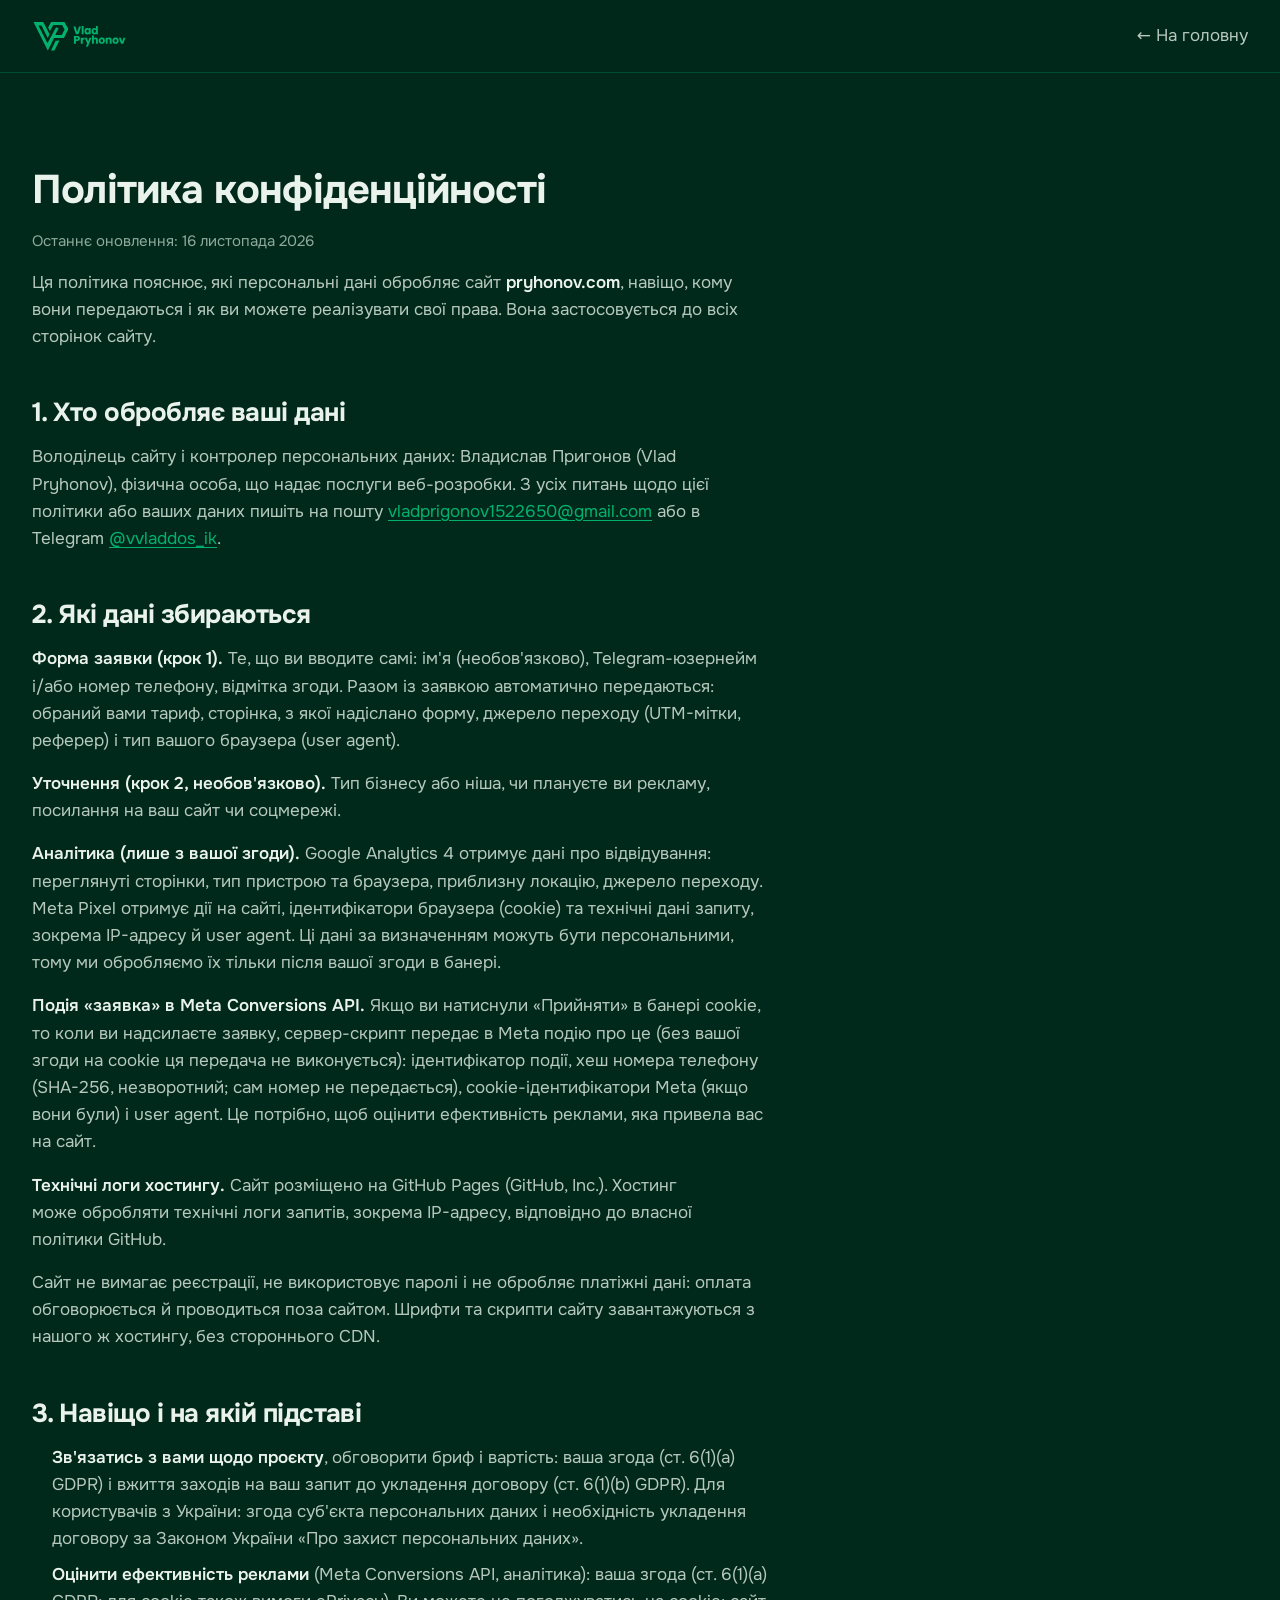
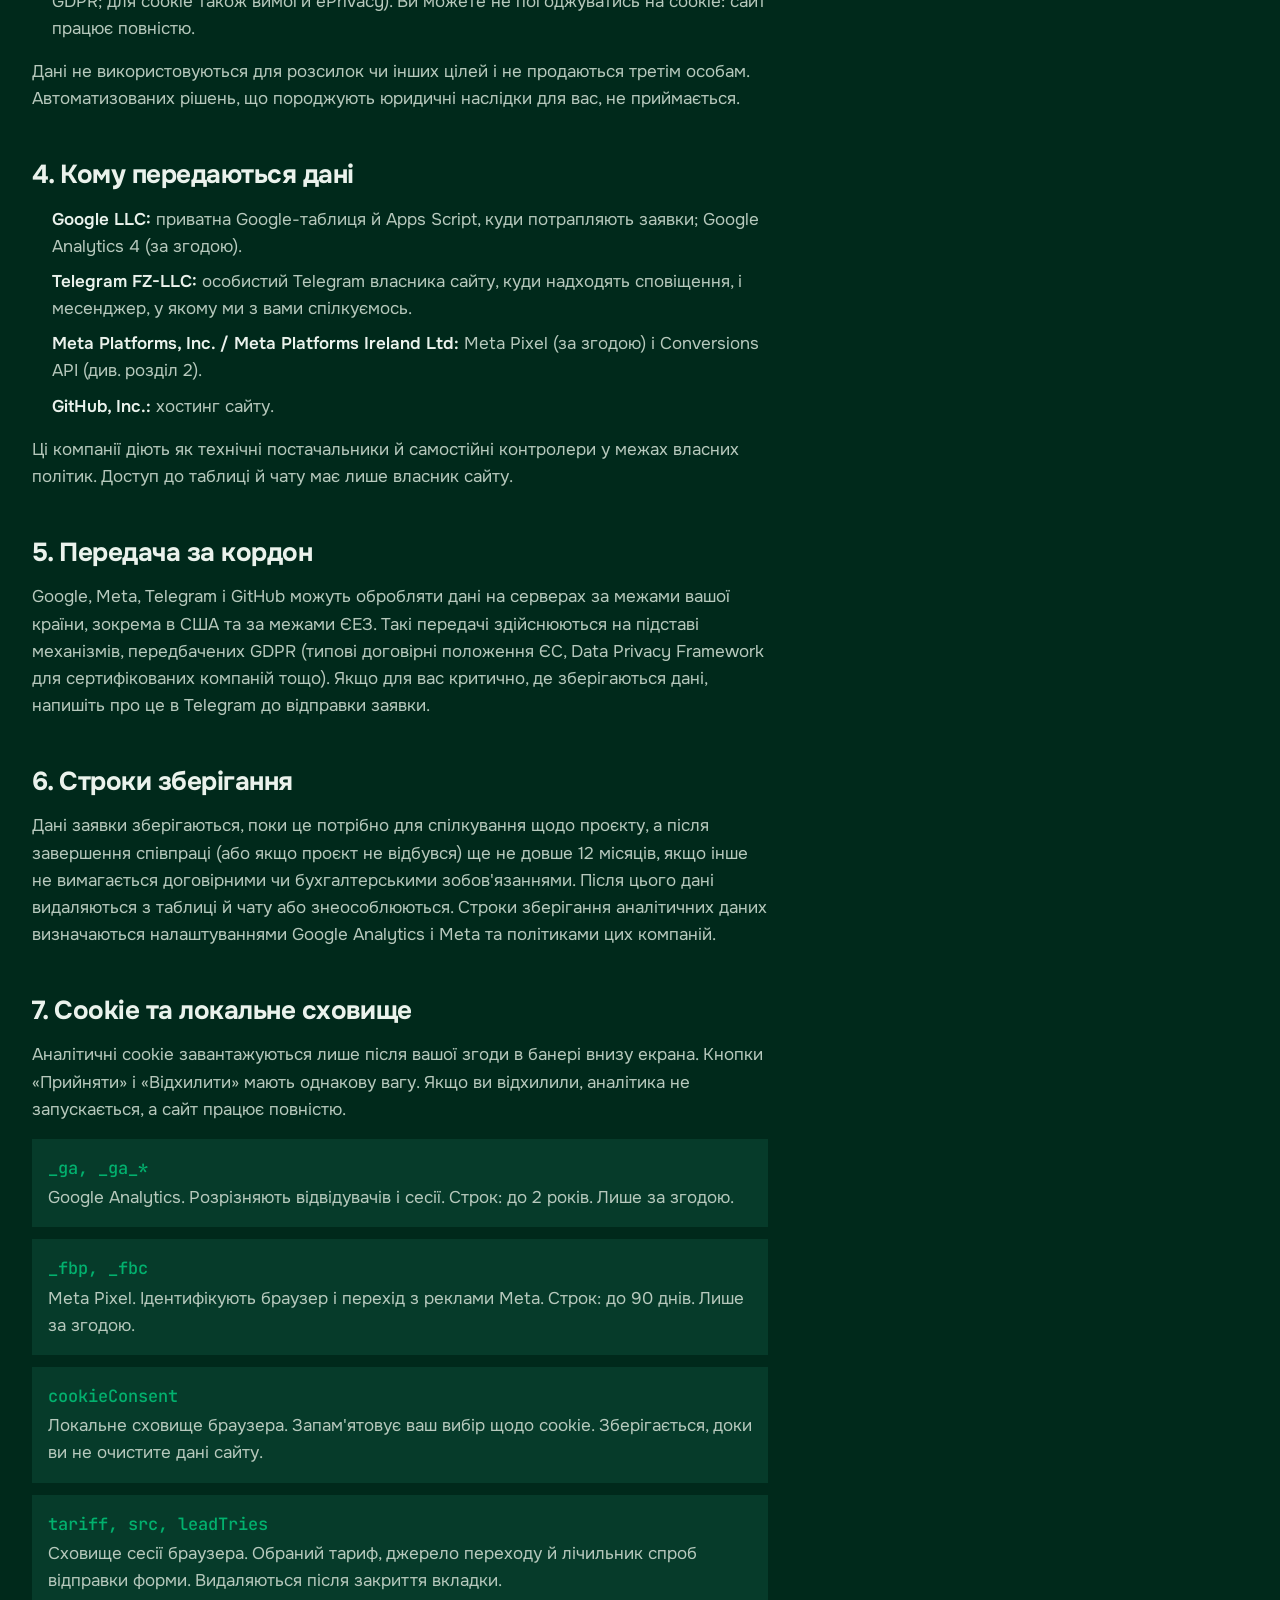
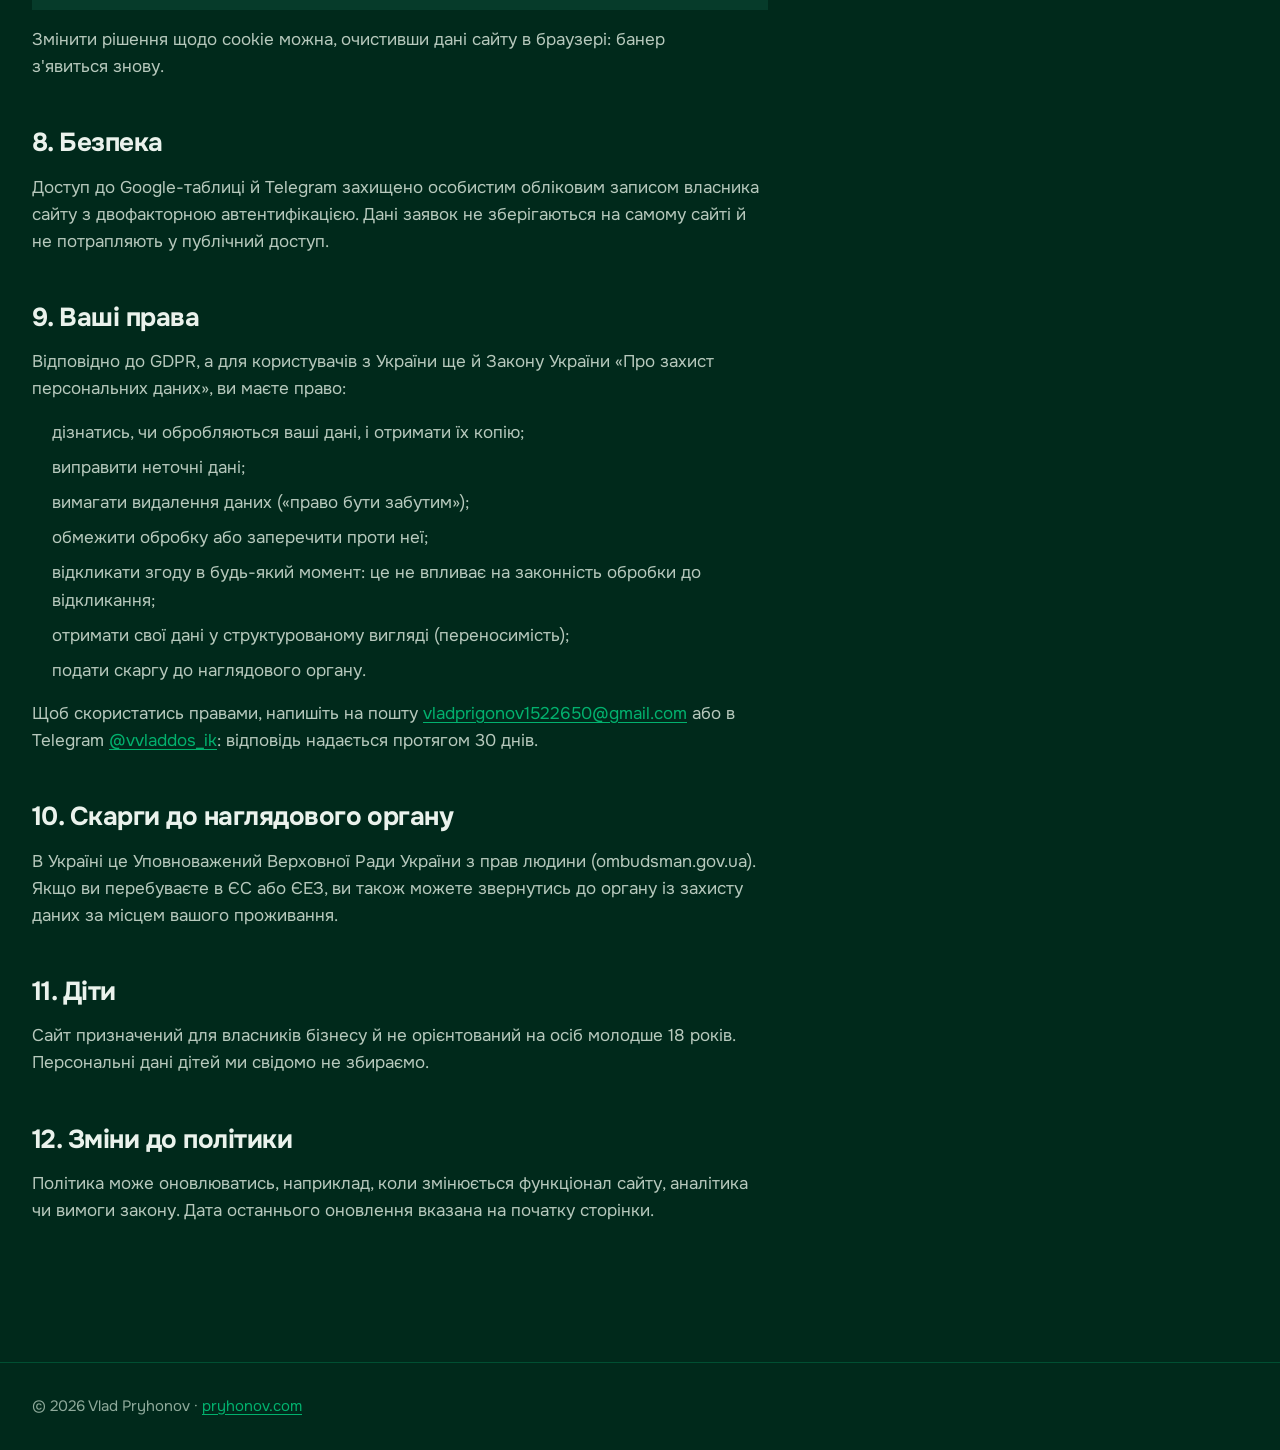
<file: privacy.html>
<!DOCTYPE html>
<html lang="uk">
<head>
<meta charset="UTF-8">
<meta http-equiv="Content-Security-Policy" content="default-src 'none'; style-src 'self'; img-src 'self'; font-src 'self'; manifest-src 'self'; object-src 'none'; base-uri 'self'; form-action 'none'">
<meta name="referrer" content="strict-origin-when-cross-origin">
<meta name="viewport" content="width=device-width, initial-scale=1">
<title>Політика конфіденційності – Vlad Pryhonov</title>
<meta name="description" content="Які дані збирає сайт pryhonov.com, навіщо, кому передаються і як реалізувати свої права.">
<link rel="canonical" href="https://pryhonov.com/privacy.html">
<meta name="theme-color" content="#00291B">
<meta name="robots" content="index, follow">
<link rel="icon" href="/favicon.ico" sizes="48x48">
<link rel="icon" type="image/png" href="img/favicon.png" sizes="64x64">
<link rel="icon" type="image/png" href="img/icon-192.png" sizes="192x192">
<link rel="apple-touch-icon" href="/apple-touch-icon.png">
<link rel="manifest" href="/site.webmanifest">
<link rel="stylesheet" href="css/fonts.css?v=20261121c">
<link rel="stylesheet" href="css/tokens.css?v=20261121c">
<link rel="stylesheet" href="css/base.css?v=20261121c">
<link rel="stylesheet" href="css/components.css?v=20261121c">
<link rel="stylesheet" href="css/legal.css?v=20261121c">
</head>
<body>
<a class="skip-link" href="#main">Перейти до вмісту</a>
<header class="legalbar">
  <div class="wrap legalbar__row">
    <a href="/" aria-label="Vlad Pryhonov: на головну"><img src="img/logo.svg" alt="Vlad Pryhonov" width="94" height="32"></a>
    <a class="back" href="/">← На головну</a>
  </div>
</header>

<main id="main" class="legal">
  <div class="wrap">
    <div class="legal__inner">
      <h1>Політика конфіденційності</h1>
      <p class="legal__updated">Останнє оновлення: 16 листопада 2026</p>
      <p>Ця політика пояснює, які персональні дані обробляє сайт <b>pryhonov.com</b>, навіщо, кому вони передаються і як ви можете реалізувати свої права. Вона застосовується до всіх сторінок сайту.</p>

      <h2>1. Хто обробляє ваші дані</h2>
      <p>Володілець сайту і контролер персональних даних: Владислав Пригонов (Vlad Pryhonov), фізична особа, що надає послуги веб-розробки. З усіх питань щодо цієї політики або ваших даних пишіть на пошту <a href="mailto:vladprigonov1522650@gmail.com">vladprigonov1522650@gmail.com</a> або в Telegram <a href="https://t.me/vvladdos_ik" target="_blank" rel="noopener">@vvladdos_ik</a>.</p>

      <h2>2. Які дані збираються</h2>
      <p><b>Форма заявки (крок 1).</b> Те, що ви вводите самі: ім'я (необов'язково), Telegram-юзернейм і/або номер телефону, відмітка згоди. Разом із заявкою автоматично передаються: обраний вами тариф, сторінка, з якої надіслано форму, джерело переходу (UTM-мітки, реферер) і тип вашого браузера (user agent).</p>
      <p><b>Уточнення (крок 2, необов'язково).</b> Тип бізнесу або ніша, чи плануєте ви рекламу, посилання на ваш сайт чи соцмережі.</p>
      <p><b>Аналітика (лише з вашої згоди).</b> Google Analytics 4 отримує дані про відвідування: переглянуті сторінки, тип пристрою та браузера, приблизну локацію, джерело переходу. Meta Pixel отримує дії на сайті, ідентифікатори браузера (cookie) та технічні дані запиту, зокрема IP-адресу й user agent. Ці дані за визначенням можуть бути персональними, тому ми обробляємо їх тільки після вашої згоди в банері.</p>
      <p><b>Подія «заявка» в Meta Conversions API.</b> Якщо ви натиснули «Прийняти» в банері cookie, то коли ви надсилаєте заявку, сервер-скрипт передає в Meta подію про це (без вашої згоди на cookie ця передача не виконується): ідентифікатор події, хеш номера телефону (SHA-256, незворотний; сам номер не передається), cookie-ідентифікатори Meta (якщо вони були) і user agent. Це потрібно, щоб оцінити ефективність реклами, яка привела вас на сайт.</p>
      <p><b>Технічні логи хостингу.</b> Сайт розміщено на GitHub Pages (GitHub, Inc.). Хостинг може обробляти технічні логи запитів, зокрема IP-адресу, відповідно до власної політики GitHub.</p>
      <p>Сайт не вимагає реєстрації, не використовує паролі і не обробляє платіжні дані: оплата обговорюється й проводиться поза сайтом. Шрифти та скрипти сайту завантажуються з нашого ж хостингу, без стороннього CDN.</p>

      <h2>3. Навіщо і на якій підставі</h2>
      <ul>
        <li><b>Зв'язатись з вами щодо проєкту</b>, обговорити бриф і вартість: ваша згода (ст. 6(1)(a) GDPR) і вжиття заходів на ваш запит до укладення договору (ст. 6(1)(b) GDPR). Для користувачів з України: згода суб'єкта персональних даних і необхідність укладення договору за Законом України «Про захист персональних даних».</li>
        <li><b>Оцінити ефективність реклами</b> (Meta Conversions API, аналітика): ваша згода (ст. 6(1)(a) GDPR; для cookie також вимоги ePrivacy). Ви можете не погоджуватись на cookie: сайт працює повністю.</li>
      </ul>
      <p>Дані не використовуються для розсилок чи інших цілей і не продаються третім особам. Автоматизованих рішень, що породжують юридичні наслідки для вас, не приймається.</p>

      <h2>4. Кому передаються дані</h2>
      <ul>
        <li><b>Google LLC:</b> приватна Google-таблиця й Apps Script, куди потрапляють заявки; Google Analytics 4 (за згодою).</li>
        <li><b>Telegram FZ-LLC:</b> особистий Telegram власника сайту, куди надходять сповіщення, і месенджер, у якому ми з вами спілкуємось.</li>
        <li><b>Meta Platforms, Inc. / Meta Platforms Ireland Ltd:</b> Meta Pixel (за згодою) і Conversions API (див. розділ 2).</li>
        <li><b>GitHub, Inc.:</b> хостинг сайту.</li>
      </ul>
      <p>Ці компанії діють як технічні постачальники й самостійні контролери у межах власних політик. Доступ до таблиці й чату має лише власник сайту.</p>

      <h2>5. Передача за кордон</h2>
      <p>Google, Meta, Telegram і GitHub можуть обробляти дані на серверах за межами вашої країни, зокрема в США та за межами ЄЕЗ. Такі передачі здійснюються на підставі механізмів, передбачених GDPR (типові договірні положення ЄС, Data Privacy Framework для сертифікованих компаній тощо). Якщо для вас критично, де зберігаються дані, напишіть про це в Telegram до відправки заявки.</p>

      <h2>6. Строки зберігання</h2>
      <p>Дані заявки зберігаються, поки це потрібно для спілкування щодо проєкту, а після завершення співпраці (або якщо проєкт не відбувся) ще не довше 12 місяців, якщо інше не вимагається договірними чи бухгалтерськими зобов'язаннями. Після цього дані видаляються з таблиці й чату або знеособлюються. Строки зберігання аналітичних даних визначаються налаштуваннями Google Analytics і Meta та політиками цих компаній.</p>

      <h2>7. Cookie та локальне сховище</h2>
      <p>Аналітичні cookie завантажуються лише після вашої згоди в банері внизу екрана. Кнопки «Прийняти» і «Відхилити» мають однакову вагу. Якщо ви відхилили, аналітика не запускається, а сайт працює повністю.</p>
      <ul class="legal__table">
        <li><b>_ga, _ga_*</b><span>Google Analytics. Розрізняють відвідувачів і сесії. Строк: до 2 років. Лише за згодою.</span></li>
        <li><b>_fbp, _fbc</b><span>Meta Pixel. Ідентифікують браузер і перехід з реклами Meta. Строк: до 90 днів. Лише за згодою.</span></li>
        <li><b>cookieConsent</b><span>Локальне сховище браузера. Запам'ятовує ваш вибір щодо cookie. Зберігається, доки ви не очистите дані сайту.</span></li>
        <li><b>tariff, src, leadTries</b><span>Сховище сесії браузера. Обраний тариф, джерело переходу й лічильник спроб відправки форми. Видаляються після закриття вкладки.</span></li>
      </ul>
      <p>Змінити рішення щодо cookie можна, очистивши дані сайту в браузері: банер з'явиться знову.</p>

      <h2>8. Безпека</h2>
      <p>Доступ до Google-таблиці й Telegram захищено особистим обліковим записом власника сайту з двофакторною автентифікацією. Дані заявок не зберігаються на самому сайті й не потрапляють у публічний доступ.</p>

      <h2>9. Ваші права</h2>
      <p>Відповідно до GDPR, а для користувачів з України ще й Закону України «Про захист персональних даних», ви маєте право:</p>
      <ul>
        <li>дізнатись, чи обробляються ваші дані, і отримати їх копію;</li>
        <li>виправити неточні дані;</li>
        <li>вимагати видалення даних («право бути забутим»);</li>
        <li>обмежити обробку або заперечити проти неї;</li>
        <li>відкликати згоду в будь-який момент: це не впливає на законність обробки до відкликання;</li>
        <li>отримати свої дані у структурованому вигляді (переносимість);</li>
        <li>подати скаргу до наглядового органу.</li>
      </ul>
      <p>Щоб скористатись правами, напишіть на пошту <a href="mailto:vladprigonov1522650@gmail.com">vladprigonov1522650@gmail.com</a> або в Telegram <a href="https://t.me/vvladdos_ik" target="_blank" rel="noopener">@vvladdos_ik</a>: відповідь надається протягом 30 днів.</p>

      <h2>10. Скарги до наглядового органу</h2>
      <p>В Україні це Уповноважений Верховної Ради України з прав людини (ombudsman.gov.ua). Якщо ви перебуваєте в ЄС або ЄЕЗ, ви також можете звернутись до органу із захисту даних за місцем вашого проживання.</p>

      <h2>11. Діти</h2>
      <p>Сайт призначений для власників бізнесу й не орієнтований на осіб молодше 18 років. Персональні дані дітей ми свідомо не збираємо.</p>

      <h2>12. Зміни до політики</h2>
      <p>Політика може оновлюватись, наприклад, коли змінюється функціонал сайту, аналітика чи вимоги закону. Дата останнього оновлення вказана на початку сторінки.</p>
    </div>
  </div>
</main>

<footer class="legalfoot">
  <div class="wrap">© 2026 Vlad Pryhonov · <a href="/">pryhonov.com</a></div>
</footer>
</body>
</html>
</file>
<file: css/fonts.css>
/* Шрифти Onest і JetBrains Mono (SIL OFL), віддаються з власного хостингу: без запитів до Google Fonts. Підмножини: cyrillic + latin. Усі ваги Onest (400–700) і Mono (400–500) – один змінний файл на підмножину, тому грані вказують на той самий URL: браузер качає його один раз. */
@font-face { font-family: 'JetBrains Mono'; font-style: normal; font-weight: 400; font-display: swap; src: url('../fonts/jetbrainsmono-400-cyrillic.woff2') format('woff2'); unicode-range: U+0301, U+0400-045F, U+0490-0491, U+04B0-04B1, U+2116; }
@font-face { font-family: 'JetBrains Mono'; font-style: normal; font-weight: 400; font-display: swap; src: url('../fonts/jetbrainsmono-400-latin.woff2') format('woff2'); unicode-range: U+0000-00FF, U+0131, U+0152-0153, U+02BB-02BC, U+02C6, U+02DA, U+02DC, U+0304, U+0308, U+0329, U+2000-206F, U+20AC, U+2122, U+2191, U+2193, U+2212, U+2215, U+FEFF, U+FFFD; }
@font-face { font-family: 'JetBrains Mono'; font-style: normal; font-weight: 500; font-display: swap; src: url('../fonts/jetbrainsmono-400-cyrillic.woff2') format('woff2'); unicode-range: U+0301, U+0400-045F, U+0490-0491, U+04B0-04B1, U+2116; }
@font-face { font-family: 'JetBrains Mono'; font-style: normal; font-weight: 500; font-display: swap; src: url('../fonts/jetbrainsmono-400-latin.woff2') format('woff2'); unicode-range: U+0000-00FF, U+0131, U+0152-0153, U+02BB-02BC, U+02C6, U+02DA, U+02DC, U+0304, U+0308, U+0329, U+2000-206F, U+20AC, U+2122, U+2191, U+2193, U+2212, U+2215, U+FEFF, U+FFFD; }
@font-face { font-family: 'Onest'; font-style: normal; font-weight: 400; font-display: swap; src: url('../fonts/onest-400-cyrillic.woff2') format('woff2'); unicode-range: U+0301, U+0400-045F, U+0490-0491, U+04B0-04B1, U+2116; }
@font-face { font-family: 'Onest'; font-style: normal; font-weight: 400; font-display: swap; src: url('../fonts/onest-400-latin.woff2') format('woff2'); unicode-range: U+0000-00FF, U+0131, U+0152-0153, U+02BB-02BC, U+02C6, U+02DA, U+02DC, U+0304, U+0308, U+0329, U+2000-206F, U+20AC, U+2122, U+2191, U+2193, U+2212, U+2215, U+FEFF, U+FFFD; }
@font-face { font-family: 'Onest'; font-style: normal; font-weight: 500; font-display: swap; src: url('../fonts/onest-400-cyrillic.woff2') format('woff2'); unicode-range: U+0301, U+0400-045F, U+0490-0491, U+04B0-04B1, U+2116; }
@font-face { font-family: 'Onest'; font-style: normal; font-weight: 500; font-display: swap; src: url('../fonts/onest-400-latin.woff2') format('woff2'); unicode-range: U+0000-00FF, U+0131, U+0152-0153, U+02BB-02BC, U+02C6, U+02DA, U+02DC, U+0304, U+0308, U+0329, U+2000-206F, U+20AC, U+2122, U+2191, U+2193, U+2212, U+2215, U+FEFF, U+FFFD; }
@font-face { font-family: 'Onest'; font-style: normal; font-weight: 600; font-display: swap; src: url('../fonts/onest-400-cyrillic.woff2') format('woff2'); unicode-range: U+0301, U+0400-045F, U+0490-0491, U+04B0-04B1, U+2116; }
@font-face { font-family: 'Onest'; font-style: normal; font-weight: 600; font-display: swap; src: url('../fonts/onest-400-latin.woff2') format('woff2'); unicode-range: U+0000-00FF, U+0131, U+0152-0153, U+02BB-02BC, U+02C6, U+02DA, U+02DC, U+0304, U+0308, U+0329, U+2000-206F, U+20AC, U+2122, U+2191, U+2193, U+2212, U+2215, U+FEFF, U+FFFD; }
@font-face { font-family: 'Onest'; font-style: normal; font-weight: 700; font-display: swap; src: url('../fonts/onest-400-cyrillic.woff2') format('woff2'); unicode-range: U+0301, U+0400-045F, U+0490-0491, U+04B0-04B1, U+2116; }
@font-face { font-family: 'Onest'; font-style: normal; font-weight: 700; font-display: swap; src: url('../fonts/onest-400-latin.woff2') format('woff2'); unicode-range: U+0000-00FF, U+0131, U+0152-0153, U+02BB-02BC, U+02C6, U+02DA, U+02DC, U+0304, U+0308, U+0329, U+2000-206F, U+20AC, U+2122, U+2191, U+2193, U+2212, U+2215, U+FEFF, U+FFFD; }
</file>
<file: css/tokens.css>
/* ==========================================================================
   tokens.css – єдине джерело дизайн-рішень для всіх сторінок pryhonov.com v2
   Палітра: Forest #00291B / Jungle #02B16E / Orange #FC6E00 (зі свотчів референсу)
   Правила: без чистого #000 / #FFF; Orange – єдиний акцент і колір CTA.
   ========================================================================== */

:root {
  /* ---------- Колір: бренд ---------- */
  --forest:        #00291B;   /* основний фон */
  --forest-deep:   #001A11;   /* глибші секції, футер */
  --forest-raised: #063B2A;   /* картки, підняті поверхні */
  --forest-line:   #0E5238;   /* тонкі лінії-сітка на фоні */
  --jungle:        #02B16E;   /* вторинний: лінії, іскри, іконки, цифри */
  --jungle-dim:    #0A8A59;   /* ТІЛЬКИ декор (лінії, заливки): як текст не проходить AA */
  --orange:        #FC6E00;   /* ЄДИНИЙ акцент: CTA і ключові виділення */
  --orange-hover:  #FF8330;
  --orange-press:  #E06000;

  /* ---------- Колір: текст (без чистого білого/чорного) ---------- */
  --ink:           #EAF2EC;   /* основний текст на Forest */
  --ink-soft:      #B7C9BD;   /* другорядний текст */
  --ink-mute:      #8EAA9B;   /* підписи, дрібні мітки (AA ≥4.5 на Forest і Forest raised) */
  --on-orange:     #00291B;   /* текст на Orange – темний Forest, не світлий */
  --on-jungle:     #00291B;
  --paper:         #E4EDE5;   /* світла поверхня (зрідка: форма, відео-рамка) */
  --on-paper:      #06140E;   /* текст на світлій поверхні */

  /* ---------- Колір: стани ---------- */
  --error:         #FF8A7A;   /* помилки валідації (AA на Forest) */
  --focus:         #EAF2EC;   /* focus-ring: світлий контур видно на всьому */

  /* ---------- Прозорі похідні ---------- */
  --line:          color-mix(in srgb, var(--jungle) 28%, transparent);
  --line-strong:   color-mix(in srgb, var(--jungle) 55%, transparent);
  --glow-jungle:   color-mix(in srgb, var(--jungle) 35%, transparent);
  --glow-orange:   color-mix(in srgb, var(--orange) 45%, transparent);

  /* ---------- Типографіка: рівно два шрифти ---------- */
  --font-sans: "Onest", system-ui, -apple-system, "Segoe UI", sans-serif;
  --font-mono: "JetBrains Mono", ui-monospace, "SFMono-Regular", Consolas, monospace;

  --fs-micro:  clamp(0.75rem, 0.72rem + 0.12vw, 0.8125rem);   /* 12–13 дрібні мітки */
  --fs-label:  clamp(0.8125rem, 0.78rem + 0.12vw, 0.875rem);  /* 13–14 підписи й мітки: Onest, звичайний регістр */
  --fs-small:  0.9375rem;                                      /* 15 */
  --fs-body:   clamp(1rem, 0.97rem + 0.15vw, 1.0625rem);      /* 16–17, мінімум для мобільного */
  --fs-lead:   clamp(1.125rem, 1.02rem + 0.5vw, 1.375rem);    /* 18–22 */
  --fs-h3:     clamp(1.25rem, 1.1rem + 0.7vw, 1.625rem);      /* 20–26 */
  --fs-h2:     clamp(1.5rem, 1rem + 1.4vw, 2.125rem);         /* 24–34: завжди менший за H1 hero (32 на мобільному, 38–42 на десктопі) */
  --fs-h1:     clamp(2.25rem, 1.2rem + 4.8vw, 5rem);          /* 36–80 */
  --fs-mark:   clamp(3.5rem, 1rem + 13vw, min(11rem, 19svh)); /* гігантське слово-марка hero: не вище 19% висоти вікна */

  --lh-tight: 1.04;
  --lh-head:  1.12;
  --lh-lead:  1.3;    /* підзаголовки (lead) на всьому сайті */
  --lh-body:  1.55;
  --tracking-head: -0.02em;
  --tracking-mono: 0.08em;

  /* ---------- Простір (крок 4) ---------- */
  --sp-1: 0.25rem;  --sp-2: 0.5rem;   --sp-3: 0.75rem;  --sp-4: 1rem;
  --sp-5: 1.5rem;   --sp-6: 2rem;     --sp-7: 3rem;     --sp-8: 4rem;
  --sp-9: 6rem;     --sp-10: 8rem;

  --gutter:   clamp(1rem, 0.5rem + 2.5vw, 2rem);   /* бокові поля: мінімум 16px */
  --section:  clamp(4.5rem, 3rem + 7vw, 9rem);     /* ОДИН вертикальний відступ між блоками на всьому сайті */
  --wrap:     1440px;                                  /* ОДНА ширина контенту для шапки, hero і всіх блоків */

  /* ---------- Форма: ЄДИНА мова – зрізані (chamfer) кути, відлуння hex ---------- */
  --chamfer:    14px;     /* кнопки, картки, рамки */
  --chamfer-sm: 8px;      /* чипи, малі елементи */
  --radius:     2px;      /* мінімальне заокруглення там, де clip-path не підходить (поля вводу) */

  /* ---------- Рух ---------- */
  --ease-out:   cubic-bezier(0.16, 1, 0.3, 1);
  --ease-inout: cubic-bezier(0.65, 0, 0.35, 1);
  --t-fast:  150ms;
  --t-base:  300ms;
  --t-slow:  600ms;
  --t-reveal: 900ms;

  /* ---------- Шари ---------- */
  --z-header: 100;
  --z-overlay: 200;
  --z-toast: 300;

  /* ---------- Мінімальна ціль дотику ---------- */
  --tap: 44px;

  color-scheme: dark;
}
</file>
<file: css/base.css>
/* ==========================================================================
   base.css – reset, типографіка, доступність. Залежить від tokens.css.
   ========================================================================== */

*, *::before, *::after { box-sizing: border-box; }

html {
  -webkit-text-size-adjust: 100%;
  scroll-behavior: smooth;
  scroll-padding-top: 88px;               /* якорі не ховаються під шапкою */
  scrollbar-color: var(--jungle-dim) var(--forest-deep);
  scrollbar-width: thin;
}

body {
  margin: 0;
  min-width: 320px;
  background: var(--forest);
  color: var(--ink);
  font-family: var(--font-sans);
  font-size: var(--fs-body);
  line-height: var(--lh-body);
  font-weight: 400;
  -webkit-font-smoothing: antialiased;
  text-rendering: optimizeLegibility;
  overflow-x: clip;                        /* страховка від горизонтального скролу */
  -webkit-tap-highlight-color: transparent;/* без синього спалаху на мобільному */
}

h1, h2, h3, h4 {
  margin: 0;
  font-family: var(--font-sans);
  font-weight: 650;
  letter-spacing: var(--tracking-head);
  line-height: var(--lh-head);
  text-wrap: balance;
}
h1 { font-size: var(--fs-h1); line-height: var(--lh-tight); font-weight: 700; }
h2 { font-size: var(--fs-h2); }
h3 { font-size: var(--fs-h3); line-height: 1.2; }

p { margin: 0; text-wrap: pretty; }
ul, ol { margin: 0; padding: 0; list-style: none; }
img, svg, video, canvas { display: block; max-width: 100%; height: auto; }
a { color: inherit; text-decoration: none; }
button, input, select, textarea { font: inherit; color: inherit; }
button { cursor: pointer; background: none; border: 0; padding: 0; }

/* Тире на початку рядка не переноситься: використовуйте &nbsp;– у розмітці */

/* ---------- Доступність ---------- */
:focus-visible {
  outline: 2px solid var(--focus);
  outline-offset: 3px;
}
::selection { background: var(--orange); color: var(--on-orange); }

.sr-only {
  position: absolute; width: 1px; height: 1px; margin: -1px; padding: 0;
  overflow: hidden; clip: rect(0 0 0 0); white-space: nowrap; border: 0;
}
.skip-link {
  position: fixed; left: var(--gutter); top: -100px; z-index: var(--z-toast);
  padding: var(--sp-3) var(--sp-4); background: var(--orange); color: var(--on-orange);
  font-weight: 600;
}
.skip-link:focus { top: var(--sp-3); }

@media (prefers-reduced-motion: reduce) {
  html { scroll-behavior: auto; }
  *, *::before, *::after {
    animation-duration: 0.01ms !important;
    animation-iteration-count: 1 !important;
    transition-duration: 0.01ms !important;
  }
}
</file>
<file: css/components.css>
/* ==========================================================================
   components.css – спільні компоненти. Єдина форма: chamfer (зрізані кути).
   Hover застосовується лише до клікабельних елементів і однаковий для однотипних.
   ========================================================================== */

/* ---------- Каркас ---------- */
.wrap { width: 100%; max-width: calc(var(--wrap) + 2 * var(--gutter)); margin-inline: auto; padding-inline: var(--gutter); }
.section { padding-block: var(--section); position: relative; }
.section--deep { background: var(--forest-deep); }

/* ---------- Chamfer-форма (clip-path). Рамка робиться псевдоелементом, бо border обрізається ---------- */
.chamfer {
  --c: var(--chamfer);
  --inner: polygon(calc(var(--c) - 1px) 0, calc(100% - var(--c) + 1px) 0, 100% calc(var(--c) - 1px), 100% calc(100% - var(--c) + 1px), calc(100% - var(--c) + 1px) 100%, calc(var(--c) - 1px) 100%, 0 calc(100% - var(--c) + 1px), 0 calc(var(--c) - 1px));   /* форма внутрішнього шару «рамки» */
  clip-path: polygon(var(--c) 0, calc(100% - var(--c)) 0, 100% var(--c), 100% calc(100% - var(--c)), calc(100% - var(--c)) 100%, var(--c) 100%, 0 calc(100% - var(--c)), 0 var(--c));
}
.chamfer-sm { --c: var(--chamfer-sm); }

/* ---------- Підпис-мітка: Onest, звичайний регістр (моноширинний капс виглядав штучно). Mono лишається лише для цифр ---------- */
.label {
  font-family: var(--font-sans);
  font-size: var(--fs-label);
  font-weight: 500;
  letter-spacing: 0.01em;
  color: var(--ink-mute);
}

/* ---------- Кнопки ---------- */
.btn {
  --c: var(--chamfer);
  --inner: polygon(calc(var(--c) - 1px) 0, calc(100% - var(--c) + 1px) 0, 100% calc(var(--c) - 1px), 100% calc(100% - var(--c) + 1px), calc(100% - var(--c) + 1px) 100%, calc(var(--c) - 1px) 100%, 0 calc(100% - var(--c) + 1px), 0 calc(var(--c) - 1px));
  display: inline-flex; align-items: center; justify-content: center; gap: var(--sp-2);
  min-height: var(--tap);
  padding: 0.95rem 1.75rem;
  font-family: var(--font-sans); font-weight: 650; font-size: 1rem; line-height: 1.1;
  letter-spacing: 0.005em;
  border: 0; cursor: pointer; text-align: center;
  clip-path: polygon(var(--c) 0, calc(100% - var(--c)) 0, 100% var(--c), 100% calc(100% - var(--c)), calc(100% - var(--c)) 100%, var(--c) 100%, 0 calc(100% - var(--c)), 0 var(--c));
  transition: background-color var(--t-base) var(--ease-out), transform var(--t-fast) var(--ease-out), color var(--t-base) var(--ease-out);
}
/* Primary – ЄДИНА кнопка CTA на екран */
.btn--primary { background: var(--orange); color: var(--on-orange); }
@media (hover: hover) { .btn--primary:hover { background: var(--orange-hover); } }
.btn--primary:active { background: var(--orange-press); transform: translateY(1px); }

/* Secondary – контурна. Рамка = підкладка кольору лінії + внутрішній шар із тією ж chamfer-формою,
   бо border/box-shadow обрізаються clip-path на зрізаних кутах. */
.btn--ghost {
  position: relative; isolation: isolate;
  background: var(--line-strong); color: var(--ink);
  transition: background-color var(--t-base) var(--ease-out), color var(--t-base) var(--ease-out), transform var(--t-fast) var(--ease-out);
}
.btn--ghost::before {
  content: ""; position: absolute; inset: 1.5px; z-index: -1; background: var(--forest);
  clip-path: var(--inner);
  transition: opacity var(--t-slow) var(--ease-out);
}
@media (hover: hover) { .btn--ghost:hover { background: var(--jungle); color: var(--jungle); } }
.btn--ghost:active { transform: translateY(1px); }
/* Другорядна оранжева (кнопка в шапці): контур і текст Orange, при наведенні заливається. Головна оранжева кнопка екрана – .btn--primary.
   Коли CTA першого екрана поза кадром (.is-hot), контур лишається, але додається легка оранжева заливка – видно, що це доступна дія. */
.btn--outline-orange { position: relative; isolation: isolate; background: var(--orange); color: var(--orange); }
.btn--outline-orange::before {
  content: ""; position: absolute; inset: 1.5px; z-index: -1; background: var(--forest); clip-path: var(--inner);
  transition: opacity var(--t-slow) var(--ease-out), background-color var(--t-slow) var(--ease-out);
}
.btn--outline-orange.is-hot::before { background: color-mix(in srgb, var(--orange) 16%, var(--forest)); }
.btn--outline-orange.is-hot { color: var(--ink); }
@media (hover: hover) {
  .btn--outline-orange:hover { background: var(--orange-hover); color: var(--on-orange); }
  .btn--outline-orange:hover::before { opacity: 0; }
}
.btn--outline-orange:active { transform: translateY(1px); }

/* Компактна кнопка (шапка) */
.btn--sm { --c: var(--chamfer-sm); padding: 0.5rem 1.1rem; font-size: 0.9375rem; }

/* Primary із «зарядкою»: спершу виглядає як ghost, імпульси гріють рамку (--charge 0→1), далі запалюється.
   Без JS чи при reduced-motion атрибута data-state немає – кнопка одразу оранжева. */
@property --charge { syntax: "<number>"; inherits: false; initial-value: 1; }
.btn--charge {
  position: relative; isolation: isolate;
  transition: background-color var(--t-slow) var(--ease-out), color var(--t-slow) var(--ease-out), transform var(--t-fast) var(--ease-out), --charge 650ms var(--ease-out);
}
.btn--charge::before {
  content: ""; position: absolute; inset: 1.5px; z-index: -1; background: var(--forest);
  clip-path: var(--inner); opacity: 0;
  transition: opacity var(--t-slow) var(--ease-out);
}
.btn--charge[data-state="charging"] {
  background: color-mix(in srgb, var(--orange) calc(var(--charge) * 100%), var(--line-strong));
  color: var(--ink);
}
.btn--charge[data-state="charging"]::before { opacity: 1; }
.btn--block { width: 100%; }
.btn[disabled] { opacity: 0.5; cursor: not-allowed; }

/* Focus: clip-path відсікає outline, тому при фокусі з клавіатури форму знімаємо і показуємо контур */
.btn:focus-visible, .chip:focus-visible { clip-path: none; outline: 2px solid var(--focus); outline-offset: 3px; }

/* ---------- Чип ---------- */
.chip {
  --c: var(--chamfer-sm);
  display: inline-flex; align-items: center; min-height: 36px; padding: 0.4rem 1rem;
  font-family: var(--font-sans); font-size: var(--fs-label); font-weight: 500; letter-spacing: 0.01em;
  color: var(--ink-soft); background: var(--forest-raised);
  clip-path: polygon(var(--c) 0, calc(100% - var(--c)) 0, 100% var(--c), 100% calc(100% - var(--c)), calc(100% - var(--c)) 100%, var(--c) 100%, 0 calc(100% - var(--c)), 0 var(--c));
}
.chip[aria-pressed="true"], .chip.is-active { background: var(--jungle); color: var(--on-jungle); }
button.chip { cursor: pointer; transition: background-color var(--t-base) var(--ease-out), color var(--t-base) var(--ease-out); }
@media (hover: hover) { button.chip:hover { background: var(--forest-line); color: var(--ink); } }

/* ---------- Картка ---------- */
.card {
  --c: var(--chamfer);
  padding: var(--sp-6);                    /* однакові відступи від країв по всіх сторонах */
  background: var(--forest-raised);
  clip-path: polygon(var(--c) 0, calc(100% - var(--c)) 0, 100% var(--c), 100% calc(100% - var(--c)), calc(100% - var(--c)) 100%, var(--c) 100%, 0 calc(100% - var(--c)), 0 var(--c));
}

/* ---------- Поле форми ---------- */
.field { display: grid; gap: var(--sp-2); }
.field label { font-size: var(--fs-small); color: var(--ink-soft); }
.field input, .field select, .field textarea {
  min-height: var(--tap); width: 100%;
  padding: 0.75rem 1rem;
  background: var(--forest-deep); border: 1.5px solid var(--forest-line); border-radius: var(--radius);
  font-size: 1rem;                          /* 16px: iOS не зумить при фокусі */
  transition: border-color var(--t-base) var(--ease-out);
}
.field input::placeholder { color: var(--ink-mute); }
.field input:focus-visible { outline: none; border-color: var(--jungle); box-shadow: 0 0 0 3px var(--glow-jungle); }
.field [aria-invalid="true"] { border-color: var(--error); }
.field-error { color: var(--error); font-size: var(--fs-small); min-height: 1.2em; }
</file>
<file: css/header.css>
/* ==========================================================================
   header.css – шапка, навігація, мобільне меню
   ========================================================================== */
:root { --header-h: 72px; }

.site-header {
  position: fixed; inset: 0 0 auto 0; z-index: var(--z-header);
  transition: background-color var(--t-base) var(--ease-out), box-shadow var(--t-base) var(--ease-out);
}
.site-header.is-scrolled,
.site-header.is-open {
  background: color-mix(in srgb, var(--forest) 84%, transparent);
  -webkit-backdrop-filter: blur(14px) saturate(140%);
  backdrop-filter: blur(14px) saturate(140%);
  box-shadow: 0 1px 0 var(--line);
}
.site-header__bar { display: flex; align-items: center; gap: var(--sp-3); height: var(--header-h); }

.brand { display: inline-flex; align-items: center; min-height: var(--tap); }
.brand img { height: 32px; width: auto; }

.site-nav { display: none; gap: var(--sp-6); margin-inline: auto; }
.site-nav a, .site-phone, .mobile-menu a {
  transition: color var(--t-base) var(--ease-out);
}
.site-nav a {
  display: inline-flex; align-items: center; min-height: var(--tap);
  font-size: var(--fs-small); font-weight: 500; color: var(--ink-soft);
}
.site-phone {
  display: none; align-items: center; min-height: var(--tap);
  font-family: var(--font-mono); font-size: 0.875rem; letter-spacing: 0.02em; color: var(--ink);
}
@media (hover: hover) {
  .site-nav a:hover, .site-phone:hover, .mobile-menu a:hover { color: var(--jungle); }
}

/* Друга кнопка в шапці: завжди під рукою. Контурна, поки видно CTA першого екрана; потім оранжева (hero.js) */
.site-cta { margin-left: auto; flex: none; white-space: nowrap; }
.site-cta__full { display: none; }
@media (min-width: 420px) {
  .site-cta__full { display: inline; }
  .site-cta__short { display: none; }
}

/* Бургер */
.burger {
  width: var(--tap); height: var(--tap); flex: none;
  display: inline-flex; align-items: center; justify-content: center;
}
.burger span, .burger span::before, .burger span::after {
  display: block; width: 22px; height: 2px; background: var(--ink);
  transition: transform var(--t-base) var(--ease-out), top var(--t-base) var(--ease-out), background-color var(--t-base) var(--ease-out);
}
.burger span { position: relative; }
.burger span::before, .burger span::after { content: ""; position: absolute; left: 0; }
.burger span::before { top: -7px; }
.burger span::after  { top: 7px; }
.burger[aria-expanded="true"] span { background: transparent; }
.burger[aria-expanded="true"] span::before { top: 0; transform: rotate(45deg); }
.burger[aria-expanded="true"] span::after { top: 0; transform: rotate(-45deg); }

/* Мобільне меню */
.mobile-menu { padding: var(--sp-3) var(--gutter) var(--sp-6); border-top: 1px solid var(--line); }
.mobile-menu[hidden] { display: none; }
.mobile-menu a {
  display: flex; align-items: center; min-height: 52px;
  font-size: 1.125rem; font-weight: 500; color: var(--ink);
  border-bottom: 1px solid var(--line);
}
.mobile-menu a.mobile-menu__phone { font-family: var(--font-mono); font-size: 1rem; color: var(--jungle); border-bottom: 0; }

@media (min-width: 900px) {
  .site-header__bar { gap: var(--sp-5); }  .site-cta { margin-left: 0; }
  .site-nav { display: flex; }
  .site-phone { display: inline-flex; }
  .burger, .mobile-menu { display: none !important; }
}
</file>
<file: css/hero.css>
/* ==========================================================================
   hero.css – перший екран
   Композиція (від 960px): усе на центральній осі – текст, кнопка, голова, слово-фактура за фігурою.
   Мобільна версія першочергова: все, що нижче, – від 0 вгору.
   ========================================================================== */

.hero {
  position: relative; isolation: isolate; overflow: clip;
  padding-top: calc(var(--header-h) + var(--sp-6));
  background:
    radial-gradient(70% 60% at 78% 46%, color-mix(in srgb, var(--jungle) 22%, var(--forest)) 0%, transparent 68%),
    var(--forest);
}

/* Canvas з жилами й іскрами */
.hero__veins { position: absolute; inset: 0; z-index: 0; width: 100%; height: 100%; pointer-events: none; }

.hero__inner {
  position: relative; z-index: 2;
  display: grid; gap: var(--sp-7);
  padding-bottom: calc(var(--fs-mark) * 0.5);   /* місце під слово-марку */
}

/* ---------- Копірайт ---------- */
.hero__copy { display: grid; gap: var(--sp-5); align-content: start; max-width: 40rem; }
.hero__title {
  font-size: clamp(2.125rem, 1.1rem + 3.7vw, 3.75rem);
  line-height: 1.06; letter-spacing: -0.025em; font-weight: 700;
}
.hero__title em { font-style: normal; color: var(--jungle); }
/* Позначка режиму черги (вмикається в js/queue.js; за замовчуванням прихована) */
.queue-badge { justify-self: start; white-space: nowrap; display: inline-flex; align-items: center; gap: var(--sp-2); margin: 0 0 calc(var(--sp-3) * -1); padding: 0.35rem 0.9rem; font-size: var(--fs-label); font-weight: 600; line-height: 1.3; color: var(--ink); background: var(--forest-raised); border: 1px solid var(--line); }
.queue-badge[hidden] { display: none; }
.queue-badge::before { content: ""; flex: none; width: 8px; height: 8px; background: var(--jungle); clip-path: polygon(50% 0, 100% 50%, 50% 100%, 0 50%); }
.hero__lead { font-size: var(--fs-lead); line-height: var(--lh-lead); color: var(--ink-soft); max-width: 34rem; }

/* Розбиття заголовка на слова (hero.js) */
/* padding-right: від'ємний letter-spacing стискає блок слова, і остання літера (у, й) виступала за нього та обрізалась через overflow: clip;
   запас праворуч її повертає, а від'ємний margin лишає відстань між словами тією самою */
.word { display: inline-block; overflow: clip; vertical-align: top; padding-bottom: 0.08em; margin-bottom: -0.08em; padding-right: 0.1em; margin-right: -0.1em; }
.word__in { display: inline-block; will-change: transform; }

/* ---------- Вибір тарифу: два табори клієнтів ---------- */
.hero__actions { display: grid; gap: var(--sp-5); }
.tariff { min-width: 0; display: grid; grid-template-columns: 1fr 1fr; gap: var(--sp-3); }
.tariff__opt { position: relative; display: block; cursor: pointer; }
.tariff__opt input { position: absolute; opacity: 0; inset: 0; width: 100%; height: 100%; margin: 0; cursor: pointer; }
/* Обидві картки однакові (фон Forest raised): вибір видно по рамці Jungle і крапці, а не по заливці – вона б перебивала CTA.
   Рамка = підкладка + внутрішній шар (clip-path відсікав би border). */
.tariff__box {
  position: relative; isolation: isolate;
  display: grid; gap: 2px; height: 100%;
  padding: var(--sp-4);
  background: var(--forest-line); color: var(--ink);
  transition: background-color var(--t-base) var(--ease-out);
}
.tariff__box::before {
  content: ""; position: absolute; inset: 1.5px; z-index: -1;
  background: var(--forest-raised); clip-path: var(--inner);
}
.tariff__box::after {                       /* індикатор radio */
  content: ""; position: absolute; top: var(--sp-3); right: var(--sp-3);
  width: 14px; height: 14px; border-radius: 50%; border: 1.5px solid var(--ink-mute);
  transition: border-color var(--t-base) var(--ease-out), background-color var(--t-base) var(--ease-out), box-shadow var(--t-base) var(--ease-out);
}
.tariff__name { font-weight: 650; font-size: 1.0625rem; line-height: 1.2; }
.tariff__how  { font-size: var(--fs-small); color: var(--ink-soft); line-height: 1.3; }
.tariff__price { margin-top: var(--sp-3); font-family: var(--font-mono); font-weight: 500; font-size: 1.125rem; }
.tariff__term  { font-size: var(--fs-label); letter-spacing: 0.01em; color: var(--ink-mute); }
.tariff__opt input:checked + .tariff__box { background: var(--jungle); }
.tariff__opt input:checked + .tariff__box::after { border-color: var(--jungle); background: var(--jungle); box-shadow: inset 0 0 0 2.5px var(--forest-raised); }
@media (hover: hover) {
  .tariff__opt input:not(:checked):hover + .tariff__box { background: var(--jungle-dim); }
}
/* Focus-контур на обгортці: clip-path на .tariff__box відсікав би outline */
.tariff__opt:has(input:focus-visible) { outline: 2px solid var(--focus); outline-offset: 3px; }

/* ---------- CTA + «зарядка» від іскри ---------- */
.hero__cta { display: flex; }
.cta-glow { display: inline-block; }
.cta-glow.is-charged { animation: ctaCharge 700ms var(--ease-out) 1; }     /* кожен імпульс, що дійшов до кнопки */
.cta-glow.is-ignited { animation: ctaIgnite 1200ms var(--ease-out) 1; }    /* кнопка запалилась */
@keyframes ctaCharge {
  0%   { filter: drop-shadow(0 0 0 transparent); }
  35%  { filter: drop-shadow(0 0 16px var(--glow-orange)); }
  100% { filter: drop-shadow(0 0 0 transparent); }
}
@keyframes ctaIgnite {
  0%   { filter: drop-shadow(0 0 0 transparent); }
  28%  { filter: drop-shadow(0 0 34px var(--glow-orange)) drop-shadow(0 0 10px var(--glow-orange)); }
  100% { filter: drop-shadow(0 0 0 transparent); }
}

/* ---------- Фото ---------- */
.hero__stage { position: relative; justify-self: center; width: min(100%, 520px); margin-bottom: calc(var(--fs-mark) * -0.42); }
.hero__stage::before {                      /* зелене світіння за постаттю */
  content: ""; position: absolute; inset: -10% -18% 0; z-index: -1;
  background: radial-gradient(closest-side, var(--glow-jungle), transparent 72%);
}
.hero__photo {
  aspect-ratio: 928 / 1066;                 /* кадр від голови до пояса: нижні ~26% висоти файлу обрізаємо */
  overflow: hidden;
  -webkit-mask-image: linear-gradient(to bottom, #000 74%, transparent 100%);
          mask-image: linear-gradient(to bottom, #000 74%, transparent 100%);
}
.hero__photo img { width: 100%; height: auto; }

/* Факти зі стилю референсу: показуємо на широких екранах */
.hero__facts { display: none; }

/* ---------- Слово-марка ---------- */
.hero__mark {
  position: absolute; z-index: 4; left: 50%; bottom: -0.1em;
  translate: -50% 0;                         /* окрема властивість: не конфліктує з transform, яким рухає GSAP */
  margin: 0; width: max-content;
  /* background-clip:text малює лише всередині блоку, а гліфи виступають за нього: по вертикалі – за line-height,
     по горизонталі – бо від'ємний letter-spacing зменшує блок на 0.045em після останньої літери (V обрізалась) */
  padding: 0.1em 0.08em;
  font-size: var(--fs-mark); font-weight: 700; line-height: 0.78; letter-spacing: -0.045em;
  /* Слово – яскрава фактура: від світлого вгорі до приглушеного внизу */
  background: linear-gradient(to bottom, color-mix(in srgb, var(--ink) 80%, var(--forest)) 10%, color-mix(in srgb, var(--ink) 28%, var(--forest)) 100%);
  -webkit-background-clip: text; background-clip: text;
  color: transparent; -webkit-text-fill-color: transparent;
  white-space: nowrap; user-select: none; pointer-events: none;
}

/* ---------- Початкові стани анімації (знімає .ready) ---------- */
html.js:not(.ready) .hero [data-intro],
html.js:not(.ready) .hero [data-intro-photo],
html.js:not(.ready) .hero [data-intro-mark] { visibility: hidden; }

/* ---------- Планшет і десктоп ---------- */
/* Композиція за мотивом референсу: велике фото по центру, велике прізвище по центру перед ним (градієнт),
   решта – менше й по боках: зліва заголовок і цифри, справа підзаголовок, тарифи й кнопка (єдиний оранжевий акцент).
   .hero__copy тут display:contents: його діти стають елементами сітки hero__inner. */
@media (min-width: 960px) {
  .hero {
    --stage-w: clamp(340px, min(720px, 46vw, calc((min(100svh, 1000px) - 88px) / 1.149)), 720px);   /* висота фото = ширина × 1.149 */
    display: flex; flex-direction: column;
    min-height: clamp(640px, 100svh, 1000px);
    padding-top: var(--header-h);
    background:
      radial-gradient(48% 70% at 50% 58%, color-mix(in srgb, var(--jungle) 26%, var(--forest)) 0%, transparent 70%),
      var(--forest);
  }
  .hero__inner {
    flex: 1; max-width: calc(var(--wrap) + 2 * var(--gutter)); padding-bottom: 0; row-gap: 0; column-gap: var(--sp-5);
    grid-template-columns: minmax(0, 1fr) var(--stage-w) minmax(0, 1fr);
    grid-template-rows: auto auto minmax(0, 1fr);
  }
  .hero__copy { display: contents; }

  /* Ліво: заголовок (менший, ніж на мобільному в пропорції) і цифри над прізвищем */
  .hero__title, .hero__lead, .hero__actions, .hero__facts { position: relative; z-index: 3; }
  .hero__lead, .hero__actions { top: calc(var(--lift, 0px) * -1); }    /* підйом над прізвищем (js/hero.js applyLift) */
  .hero__title {
    grid-area: 1 / 1; align-self: start; justify-self: start;
    /* Ширина = колонка + проміжок + 30% фото (там воно прозоре, голова починається за ≈40%), але не більше 13em:
       стільки потрібно, щоб «Отримайте безкоштовний» стояло в один рядок. Так заголовок займає 4–5 рядків, а не 6. */
    width: min(13em, calc(100% + var(--sp-5) + var(--stage-w) * 0.3));
    margin-top: clamp(2rem, calc((100svh - 700px) / 2), 5rem);   /* на низьких екранах (≈720–770) блок з заголовком і тарифами піднімається, щоб кнопка не липла до прізвища; від ≈860 px висоти без змін */
    font-size: clamp(1.625rem, 0.4rem + 2.3vw, 2.75rem); line-height: 1.1;
    text-wrap: balance;
  }
  .queue-badge { grid-area: 1 / 1; align-self: start; justify-self: start; position: relative; z-index: 3; margin: clamp(2rem, calc((100svh - 700px) / 2), 5rem) 0 0; }   /* стоїть там, де без черги починається заголовок */
  html[data-queue] .hero__title { margin-top: calc(clamp(2rem, calc((100svh - 700px) / 2), 5rem) + 2.75rem); }   /* у режимі черги заголовок на висоту позначки нижче */
  .hero__facts {                                                /* поза сіткою: не впливає на висоту hero; стоїть над прізвищем */
    display: grid; gap: var(--sp-4); position: absolute; z-index: 3;
    left: var(--gutter); bottom: calc(var(--fs-mark) * 0.95);
  }
  .hero__facts li { display: grid; gap: 2px; padding-left: var(--sp-4); border-left: 1px solid var(--line-strong); }
  .hero__facts b { font-family: var(--font-mono); font-weight: 500; font-size: 1.25rem; color: var(--jungle); }
  .hero__facts span { font-size: var(--fs-label); letter-spacing: 0.01em; color: var(--ink-soft); }
  @media (max-height: 800px) { .hero__facts li:nth-child(3) { display: none; } }

  /* Право: підзаголовок, вибір способу, кнопка */
  .hero__lead {
    grid-area: 1 / 3; align-self: end; justify-self: end; width: min(100%, 22rem);   /* низ підзаголовка = верх блока з тарифами */
    font-size: var(--fs-body); line-height: var(--lh-lead);
  }
  .hero__actions { grid-area: 2 / 3; justify-self: end; width: min(100%, 22rem); margin-top: var(--sp-5); gap: var(--sp-3); }
  .tariff { grid-template-columns: 1fr; gap: var(--sp-2); }
  .tariff__opt { text-align: left; }
  .tariff__box {
    grid-template-columns: 1fr auto; grid-template-areas: "name price" "how term";
    align-items: baseline; column-gap: var(--sp-3); gap: 0 var(--sp-3);
    padding: var(--sp-2) var(--sp-4) var(--sp-2) 2.5rem;
  }
  .tariff__box::after { right: auto; left: var(--sp-3); top: 50%; margin-top: -7px; }
  .tariff__name  { grid-area: name; }
  .tariff__how   { grid-area: how; }
  .tariff__price { grid-area: price; margin-top: 0; font-size: 1rem; }
  .tariff__term  { grid-area: term; }
  .tariff__name, .tariff__how, .tariff__price, .tariff__term { white-space: nowrap; }
  .hero__cta, .hero__cta .cta-glow { display: block; }
  .hero__cta .btn { width: 100%; white-space: nowrap; padding-inline: var(--sp-4); }

  /* Центр: фото на всю висоту, прізвище перед ним (base-стилі .hero__mark: градієнт, по центру фото) */
  .hero__stage { grid-area: 1 / 2 / 4 / 3; align-self: end; justify-self: center; width: var(--stage-w); margin: 0; }
}
/* Вузькі десктопи/планшети в ландшафті: фото трохи вужче, щоб бічним колонкам вистачило місця для тарифів */
@media (min-width: 960px) and (max-width: 1199px) {
  .hero { --stage-w: clamp(340px, min(40vw, calc((min(100svh, 1000px) - 88px) / 1.149)), 720px); }
}

/* ---------- Заглушки наступних блоків ---------- */
.stubs .stub { padding-block: var(--sp-7); border-top: 1px solid var(--line); background: var(--forest-deep); }
.stubs .stub:nth-child(even) { background: var(--forest); }
</file>
<file: css/case.css>
/* ==========================================================================
   case.css – блок «Кейс»: реальний проєкт (Honor Code), відгук клієнта, скріни переписки
   ========================================================================== */

/* ---------- Заголовок секції (спільний для всіх наступних блоків) ---------- */
.section-head { display: grid; gap: var(--sp-3); max-width: 46rem; margin-bottom: var(--sp-8); }
.section-head h2 { font-size: var(--fs-h2); line-height: var(--lh-head); letter-spacing: var(--tracking-head); font-weight: 700; }
.section-head h2 em { font-style: normal; color: var(--jungle); }
.section-head__lead { font-size: var(--fs-body); line-height: var(--lh-lead); color: var(--ink-soft); max-width: 38rem; margin-top: var(--sp-1); }   /* вдвічі менший за H2: не зливається із заголовком */

/* ---------- Кейс: опис + мокапи ---------- */
.case__grid { display: grid; gap: var(--sp-7); align-items: center; }
.case__rows { display: grid; gap: 0; margin: 0 0 var(--sp-5); }
.case__rows > div { display: grid; gap: var(--sp-2); padding-block: var(--sp-4); border-top: 1px solid var(--line); }
.case__rows > div:last-child { border-bottom: 1px solid var(--line); }
.case__rows dt { font-size: var(--fs-label); font-weight: 600; letter-spacing: 0.01em; color: var(--jungle); }
.case__rows dd { margin: 0; color: var(--ink-soft); }
.case__rows dd strong { color: var(--ink); font-weight: 600; }

.case__tags { display: flex; flex-wrap: wrap; gap: var(--sp-2); margin: 0 0 var(--sp-6); padding: 0; list-style: none; }

.case__visual { position: relative; margin: 0; padding-bottom: 6%; }
/* Підсвітка, як у фото в hero: зелений «софіт» за пристроями + м'яке сяйво по контуру */
.case__visual::before, .demo__shot::before {
  content: ""; position: absolute; inset: -22% -16% -12%; z-index: 0; pointer-events: none;
  background: radial-gradient(closest-side, color-mix(in srgb, var(--jungle) 42%, var(--forest-deep)), transparent 74%);
}
.case__visual img { position: relative; z-index: 1; display: block; height: auto; }
.case__laptop { width: 100%; filter: drop-shadow(0 0 22px color-mix(in srgb, var(--jungle) 40%, transparent)); }
.case__visual .case__phone { position: absolute; right: -1%; bottom: 0; width: 23%; filter: drop-shadow(0 0 20px color-mix(in srgb, var(--jungle) 40%, transparent)) drop-shadow(0 18px 28px rgba(0, 0, 0, 0.45)); }

/* ---------- Демо-проєкти: приклади першого екрана ---------- */
.demos { display: grid; gap: var(--sp-5); grid-auto-flow: column; grid-auto-columns: 84%; overflow-x: auto; scroll-snap-type: x mandatory; align-items: stretch; margin: 0; padding: 0; list-style: none; }
.demo { display: grid; gap: var(--sp-3); align-content: start; padding: var(--sp-5); background: var(--forest-raised); scroll-snap-align: start; }
.demo__shot { position: relative; display: block; margin-bottom: var(--sp-3); }
.demo__shot::before { inset: -14% -8% -6%; }
.demo__shot img { position: relative; z-index: 1; display: block; width: 100%; height: auto; filter: drop-shadow(0 0 16px color-mix(in srgb, var(--jungle) 32%, transparent)); }
.demo__meta { display: flex; flex-wrap: wrap; align-items: center; gap: var(--sp-3); }
.demo__tag { font-size: var(--fs-label); font-weight: 600; letter-spacing: 0.01em; color: var(--ink); background: var(--forest); border: 1px solid var(--line-strong); padding: 0.1rem 0.5rem; }   /* не оранжевий: оранжевий – лише CTA */
.demo h3 { font-size: var(--fs-h3); line-height: var(--lh-head); letter-spacing: var(--tracking-head); font-weight: 650; margin: 0; }
.demo p { margin: 0; color: var(--ink-soft); }
.demo__link { justify-self: start; font-weight: 600; color: var(--jungle); padding-block: var(--sp-2); min-height: var(--tap); display: inline-flex; align-items: center; transition: color var(--t-base) var(--ease-out); }
@media (hover: hover) { .demo__link:hover { color: var(--ink); } }
.demo__link:focus-visible, .demo__shot:focus-visible { outline: 2px solid var(--focus); outline-offset: 3px; }
/* Мобільний: мокап ноутбука більший. Картка без внутрішніх відступів навколо мокапа, сам мокап трохи збільшений (112%, обрізається лише
   прозорий край і кінчики основи ноутбука; кришка й екран цілі), картка ширша (92%). Текст картки отримує власні бічні відступи. */
@media (max-width: 759px) {
  .demos { grid-auto-columns: 92%; gap: var(--sp-3); }
  .demo { padding: var(--sp-4) 0 var(--sp-5); gap: var(--sp-3); }
  .demo > :not(.demo__shot) { margin-inline: var(--sp-5); }
  .demo__shot { margin: 0 0 var(--sp-1); overflow: hidden; }
  .demo__shot::before { display: none; }
  .demo__shot img { width: 112%; max-width: none; margin-left: -6%; filter: none; }
}

/* ---------- Відгук і скріни ---------- */
.proof { display: grid; gap: var(--sp-6); margin-top: var(--sp-9); align-items: start; }
.quote { margin: 0; position: relative; padding: var(--sp-8) var(--sp-6) var(--sp-6); background: var(--forest-raised); }
.quote::before {                              /* велика лапка – декор */
  content: "\201C"; position: absolute; top: var(--sp-3); left: var(--sp-6);
  font-family: var(--font-sans); font-weight: 700; font-size: 4.5rem; line-height: 1; color: var(--jungle); opacity: 0.4; pointer-events: none;
}
.quote p { margin: 0 0 var(--sp-5); font-size: var(--fs-lead); line-height: 1.5; color: var(--ink); }
.quote footer { display: flex; align-items: center; gap: var(--sp-4); }
.quote img { width: 48px; height: 48px; object-fit: cover; flex: none; }
.quote b { display: block; font-weight: 650; }
.quote span { font-size: var(--fs-small); color: var(--ink-soft); }

.shots { display: grid; gap: var(--sp-3); grid-auto-flow: column; grid-auto-columns: 72%; align-items: start; overflow-x: auto; scroll-snap-type: x mandatory; }

/* Горизонтальні стрічки на мобільному: смуга прокрутки прихована, замість неї крапки (js/case.js) показують, що можна гортати */
.demos, .shots { scrollbar-width: none; -ms-overflow-style: none; }
.demos::-webkit-scrollbar, .shots::-webkit-scrollbar { display: none; }
.dots { display: flex; justify-content: center; gap: 10px; margin-top: var(--sp-4); }
.dots[hidden] { display: none; }
.dots span { width: 8px; height: 8px; border-radius: 50%; background: color-mix(in srgb, var(--ink-mute) 45%, transparent); transition: background-color var(--t-base) var(--ease-out), transform var(--t-base) var(--ease-out); }
.dots span.is-on { background: var(--jungle); transform: scale(1.3); }
.shot { padding: 0; border: 0; background: var(--forest-raised); cursor: zoom-in; scroll-snap-align: start; display: block; align-self: start; }
.shot img { display: block; width: 100%; height: auto; }
.shot:focus-visible { clip-path: none; outline: 2px solid var(--focus); outline-offset: 3px; }
@media (hover: hover) { .shot { transition: transform var(--t-base) var(--ease-out); } .shot:hover { transform: translateY(-3px); } }
.shots__note { margin: var(--sp-2) 0 0; }

/* ---------- Лайтбокс ---------- */
.lightbox { padding: 0; border: 0; background: transparent; max-width: 94vw; max-height: 94svh; color: var(--ink); overflow: visible; }
.lightbox::backdrop { background: color-mix(in srgb, var(--forest-deep) 88%, transparent); -webkit-backdrop-filter: blur(6px); backdrop-filter: blur(6px); }
.lightbox img { display: block; max-width: 92vw; max-height: 88svh; width: auto; height: auto; margin: 0 auto; }
.lightbox__close {
  position: absolute; top: calc(var(--sp-2) * -1); right: calc(var(--sp-2) * -1); z-index: 2;
  width: var(--tap); height: var(--tap); display: inline-flex; align-items: center; justify-content: center;
  font-size: 1.5rem; line-height: 1; color: var(--ink); background: var(--forest-raised); border: 1.5px solid var(--line-strong); border-radius: 50%; cursor: pointer;
}
.lightbox__close:focus-visible { outline: 2px solid var(--focus); outline-offset: 3px; }

/* ---------- Поява при прокрутці (знімається, якщо JS не завантажився або reduced-motion) ---------- */
html.js .reveal { opacity: 0; translate: 0 24px; transition: opacity var(--t-reveal) var(--ease-out), translate var(--t-reveal) var(--ease-out); }
html.js .reveal.is-in, html.reveal-fallback .reveal { opacity: 1; translate: 0 0; }
@media (prefers-reduced-motion: reduce) { html.js .reveal { opacity: 1; translate: 0 0; transition: none; } }

/* ---------- Планшет і десктоп ---------- */
@media (min-width: 960px) {
  .case__grid { grid-template-columns: minmax(0, 5fr) minmax(0, 6fr); gap: var(--sp-9); }
  .case__info { grid-column: 1; grid-row: 1; }       /* у DOM мокап першим (для мобільного), на десктопі текст ліворуч, мокап праворуч */
  .case__visual { grid-column: 2; grid-row: 1; }
  /* Відгук – велика цитата на всю ширину, під нею три скріни в ряд (читабельні, не мініатюри) */
  .proof { grid-template-columns: minmax(0, 1fr); gap: var(--sp-7); }
  /* Текст і автор у два стовпці: текст займає всю ширину картки, тож відступи від країв по боках однакові (по --sp-8) */
  .quote { padding: var(--sp-8); display: grid; grid-template-columns: minmax(0, 1fr) auto; column-gap: var(--sp-8); align-items: end; }
  .quote footer span { white-space: nowrap; }
  .quote p { margin: 0; font-size: clamp(1.25rem, 0.8rem + 1vw, 1.625rem); line-height: 1.45; text-wrap: pretty; }
  .quote footer { padding-left: var(--sp-6); border-left: 1px solid var(--line-strong); }
  .quote::before { font-size: 6rem; top: var(--sp-4); left: var(--sp-8); }
  .demos { grid-auto-flow: row; grid-template-columns: repeat(2, minmax(0, 1fr)); grid-auto-columns: auto; overflow: visible; gap: var(--sp-6); padding-bottom: 0; }
  .demo { padding: var(--sp-6); }
  .dots { display: none; }                          /* на десктопі стрічок немає: усе видно одразу */
  .shots { grid-auto-flow: row; grid-template-columns: repeat(3, minmax(0, 1fr)); grid-auto-columns: auto; overflow: visible; gap: var(--sp-5); padding-bottom: 0; }
}
</file>
<file: css/process.css>
/* ==========================================================================
   process.css – блок «Процес»: 4 кроки з живою лінією-таймлайном
   Мобільний: вертикальна лінія зліва. Від 960px: горизонтальна лінія, вузли над колонками.
   Тексту мінімум: назва, одне речення, один факт-рядок.
   ========================================================================== */

.steps { position: relative; isolation: isolate; display: grid; gap: var(--sp-8); margin: 0; padding: 0; list-style: none; }

/* Лінія-таймлайн: малюється при появі блока (::before), далі по ній біжить іскра (::after).
   Шари: лінія й іскра (z 0) нижче за вузли з іконками (z 1), тому вона ховається за ними, а не пробігає по іконках */
.steps::before, .steps::after { content: ""; position: absolute; z-index: 0; pointer-events: none; }
.steps::before {
  left: 30px; top: 30px; bottom: 30px; width: 1px;
  background: linear-gradient(to bottom, var(--jungle), var(--line-strong));
  transform-origin: top; transition: transform 1.4s var(--ease-inout);
}
html.js .steps.reveal:not(.is-in)::before { transform: scaleY(0); }
html.reveal-fallback .steps.reveal::before { transform: none; }

/* Іскра: градієнтна пляма, що рухається зміною background-position (без перерахунку розкладки) */
.steps::after {
  left: 30px; top: 30px; bottom: 30px; width: 3px; margin-left: -1px; opacity: 0;
  background: linear-gradient(to bottom, transparent 38%, color-mix(in srgb, var(--jungle) 70%, transparent) 49%, #C9F7E1 50%, transparent 51%) 0 100% / 100% 300%;
  filter: drop-shadow(0 0 4px var(--jungle));
}
.steps.is-live::after { opacity: 1; animation: sparkY 8s linear infinite; }
@keyframes sparkY { from { background-position: 0 100%; } to { background-position: 0 0; } }

.step { position: relative; display: grid; gap: var(--sp-3); align-content: start; padding-left: 5.25rem; }

/* Вузол: chamfer-квадрат із рамкою (підкладка + внутрішній шар) та іконкою */
.step__node {
  --c: var(--chamfer-sm);
  position: absolute; z-index: 1; left: 0; top: 0; width: 60px; height: 60px; isolation: isolate;
  display: inline-flex; align-items: center; justify-content: center;
  background: var(--line-strong); color: var(--jungle);
  clip-path: polygon(var(--c) 0, calc(100% - var(--c)) 0, 100% var(--c), 100% calc(100% - var(--c)), calc(100% - var(--c)) 100%, var(--c) 100%, 0 calc(100% - var(--c)), 0 var(--c));
}
.step__node::before {
  content: ""; position: absolute; inset: 1.5px; z-index: -1; background: var(--forest-deep);
  clip-path: polygon(calc(var(--c) - 1px) 0, calc(100% - var(--c) + 1px) 0, 100% calc(var(--c) - 1px), 100% calc(100% - var(--c) + 1px), calc(100% - var(--c) + 1px) 100%, calc(var(--c) - 1px) 100%, 0 calc(100% - var(--c) + 1px), 0 calc(var(--c) - 1px));
}
/* Іконки товстіші й більші, щоб тримали вагу поруч із заголовками */
.step__node svg { width: 28px; height: 28px; fill: none; stroke: currentColor; stroke-width: 2.2; stroke-linecap: round; stroke-linejoin: round; }

.step h3 { font-size: var(--fs-h3); line-height: var(--lh-head); letter-spacing: var(--tracking-head); font-weight: 650; margin: 0; padding-top: 0.45rem; }
.step > p { margin: 0; color: var(--ink-soft); line-height: 1.45; max-width: 24rem; }

/* Єдиний факт-рядок кроку: компактно й однаково в усіх колонках */
.step > .step__meta {
  margin-top: var(--sp-2); padding-top: var(--sp-3); border-top: 1px solid var(--line);
  font-size: var(--fs-label); font-weight: 500; letter-spacing: 0.01em; color: var(--ink-mute);
}

/* Крок-гачок: безкоштовний перший екран – вузол залитий Jungle, поруч позначка */
.step--hook .step__node { background: var(--jungle); color: var(--on-jungle); }
.step--hook .step__node::before { background: var(--jungle); }
.step__tag { justify-self: start; font-size: var(--fs-label); font-weight: 600; letter-spacing: 0.01em; color: var(--on-jungle); background: var(--jungle); padding: 0.1rem 0.55rem; }

.process__cta { display: flex; flex-wrap: wrap; align-items: center; gap: var(--sp-4) var(--sp-6); margin-top: var(--sp-9); padding-top: var(--sp-6); border-top: 1px solid var(--line); }
.process__cta p { margin: 0; color: var(--ink-soft); max-width: 34rem; }

@media (prefers-reduced-motion: reduce) {
  .steps::before { transition: none; }
  html.js .steps.reveal:not(.is-in)::before { transform: none; }
  .steps.is-live::after, .step__node { animation: none !important; }
  .steps::after { display: none; }
}

/* ---------- Планшет і десктоп ---------- */
@media (min-width: 960px) {
  .steps { grid-template-columns: repeat(4, minmax(0, 1fr)); gap: var(--sp-7); }
  .steps::before { left: 30px; right: 30px; top: 30px; bottom: auto; width: auto; height: 1px; background: linear-gradient(to right, var(--jungle), var(--line-strong)); transform-origin: left; }
  html.js .steps.reveal:not(.is-in)::before { transform: scaleX(0); }
  .steps::after {
    left: 30px; right: 30px; top: 29px; bottom: auto; width: auto; height: 3px; margin: 0;
    background: linear-gradient(to right, transparent 38%, color-mix(in srgb, var(--jungle) 70%, transparent) 49%, #C9F7E1 50%, transparent 51%) 100% 0 / 300% 100%;
  }
  .steps.is-live::after { animation: sparkX 8s linear infinite; }
  @keyframes sparkX { from { background-position: 100% 0; } to { background-position: 0 0; } }

  .step { padding-left: 0; padding-top: 5.25rem; }
  .step h3 { padding-top: 0; }

  /* Вузли спалахують, коли їх проходить іскра. Вузли стоять на ≈0, 27%, 53%, 80% довжини лінії;
     іскра (цикл 8 с) проходить ці точки на 2.0, 3.1, 4.1, 5.2 с, спалах стартує на 0.3 с раніше за пік */
  .steps.is-live .step__node { animation: nodeLit 8s linear infinite; }
  .steps.is-live .step:nth-child(1) .step__node { animation-delay: 1.7s; }
  .steps.is-live .step:nth-child(2) .step__node { animation-delay: 2.8s; }
  .steps.is-live .step:nth-child(3) .step__node { animation-delay: 3.8s; }
  .steps.is-live .step:nth-child(4) .step__node { animation-delay: 4.9s; }
  .steps.is-live .step--hook .step__node { animation-name: nodeLitHook; }
  @keyframes nodeLit { 0% { background: var(--line-strong); color: var(--jungle); } 4% { background: var(--jungle); color: #C9F7E1; } 16% { background: var(--line-strong); color: var(--jungle); } 100% { background: var(--line-strong); color: var(--jungle); } }
  @keyframes nodeLitHook { 0% { background: var(--jungle); } 4% { background: #5BE3A9; } 16% { background: var(--jungle); } 100% { background: var(--jungle); } }
}
</file>
<file: css/sections.css>
/* ==========================================================================
   sections.css – «Про мене», «Ціна», «Питання», «Форма», підвал, cookie-банер, переходи між блоками, hex-фон
   ========================================================================== */

/* ---------- Переходи між блоками: плавне змішування кольорів + лінія з ромбом на стику ---------- */
.section, .footer { position: relative; overflow-x: clip; }       /* декоративні псевдоелементи (світіння) не розширюють сторінку по горизонталі */
.section > .wrap, .footer > .wrap { position: relative; z-index: 1; }
.section::before {                                  /* колір попереднього блока плавно розчиняється в кольорі поточного */
  content: ""; position: absolute; inset: 0 0 auto 0; height: clamp(72px, 9vw, 150px); z-index: 0; pointer-events: none;
  background: linear-gradient(to bottom, var(--seam, transparent), transparent);
}
.section::after {                                   /* тонка світла лінія з ромбом по центру на межі блоків */
  content: ""; position: absolute; top: -7px; left: 50%; z-index: 2; width: min(86%, 980px); height: 15px; translate: -50% 0; pointer-events: none;
  background:
    url("data:image/svg+xml,%3Csvg xmlns='http://www.w3.org/2000/svg' viewBox='0 0 15 15'%3E%3Cpath d='M7.5 1L14 7.5L7.5 14L1 7.5Z' fill='%2300291B' stroke='%2302B16E' stroke-width='1.2'/%3E%3C/svg%3E") center / 15px 15px no-repeat,
    linear-gradient(90deg, transparent, var(--line-strong) 18%, var(--jungle) 50%, var(--line-strong) 82%, transparent) center / 100% 1px no-repeat;
}
#cases { --seam: var(--forest); }
#examples { --seam: var(--forest-deep); }
#process { --seam: var(--forest); }
#about { --seam: var(--forest-deep); }
#price { --seam: var(--forest); }
#faq { --seam: var(--forest-deep); }
#contact { --seam: var(--forest); }

/* ---------- Hex-фон (як на першому екрані): решітка гексагонів із м'яким світінням і «диханням» ---------- */
.hexbg { position: absolute; inset: 0; z-index: 0; overflow: hidden; pointer-events: none; }
.hexbg::before {
  content: ""; position: absolute; inset: -2px;
  background: url("data:image/svg+xml,%3Csvg xmlns='http://www.w3.org/2000/svg' width='56' height='97' viewBox='0 0 56 97'%3E%3Cpath d='M28 0L56 16.17V48.5L28 64.66L0 48.5V16.17L28 0M28 64.66V97' fill='none' stroke='%2302B16E' stroke-opacity='.34' stroke-width='1'/%3E%3C/svg%3E") 0 0 / 112px 194px;
  -webkit-mask-image: radial-gradient(62% 95% at var(--hx, 85%) var(--hy, 30%), #000 0%, transparent 78%);
          mask-image: radial-gradient(62% 95% at var(--hx, 85%) var(--hy, 30%), #000 0%, transparent 78%);
  animation: hexBreath 10s ease-in-out infinite;
}
.hexbg::after { content: ""; position: absolute; inset: 0; background: radial-gradient(50% 75% at var(--hx, 85%) var(--hy, 30%), color-mix(in srgb, var(--jungle) 20%, transparent), transparent 72%); }
@keyframes hexBreath { 0%, 100% { opacity: 0.5; } 50% { opacity: 1; } }
@media (prefers-reduced-motion: reduce) { .hexbg::before { animation: none; } }

/* ---------- Про мене ---------- */
.about { display: grid; gap: var(--sp-7); align-items: center; }
.about__frame {
  position: relative; max-width: 26rem; margin-inline: auto; aspect-ratio: 4 / 5; overflow: hidden;
  background: var(--forest-deep);
  clip-path: polygon(var(--chamfer) 0, calc(100% - var(--chamfer)) 0, 100% var(--chamfer), 100% calc(100% - var(--chamfer)), calc(100% - var(--chamfer)) 100%, var(--chamfer) 100%, 0 calc(100% - var(--chamfer)), 0 var(--chamfer));
}
.about__frame img { position: absolute; inset: 0; width: 100%; height: 100%; object-fit: cover; object-position: 50% 20%; }
.about__frame::after {                               /* зелений відблиск по краю, як у hero */
  content: ""; position: absolute; inset: 0; pointer-events: none;
  background: linear-gradient(to top, color-mix(in srgb, var(--forest-deep) 70%, transparent), transparent 40%), radial-gradient(80% 60% at 20% 0%, color-mix(in srgb, var(--jungle) 26%, transparent), transparent 70%);
}
.about__play {                                       /* вмикається js/site.js, коли в data-youtube є ID ролика */
  position: absolute; z-index: 2; inset: auto var(--sp-4) var(--sp-4) auto; width: 64px; height: 64px; border-radius: 50%;
  display: inline-flex; align-items: center; justify-content: center;
  color: var(--on-orange); background: var(--orange); font-size: 1.25rem; cursor: pointer;
  transition: background-color var(--t-base) var(--ease-out), transform var(--t-fast) var(--ease-out);
}
.about__play[hidden] { display: none; }
@media (hover: hover) { .about__play:hover { background: var(--orange-hover); } }
.about__frame iframe { position: absolute; inset: 0; z-index: 3; width: 100%; height: 100%; border: 0; }
.about__copy { display: grid; gap: var(--sp-4); align-content: center; }
.about__copy h2 { font-size: var(--fs-h2); line-height: var(--lh-head); letter-spacing: var(--tracking-head); font-weight: 700; }
.about__copy h2 em { font-style: normal; color: var(--jungle); }
.about__lead { margin: 0; font-size: var(--fs-lead); line-height: var(--lh-lead); color: var(--ink-soft); max-width: 36rem; }
.about__points { display: grid; gap: var(--sp-3); margin: var(--sp-2) 0 0; padding: 0; list-style: none; max-width: 36rem; }
.about__points li, .plan__list li { position: relative; padding-left: 1.5rem; color: var(--ink-soft); line-height: 1.45; }
.about__points li::before, .plan__list li::before {
  content: ""; position: absolute; left: 0; top: 0.5em; width: 8px; height: 8px; background: var(--jungle);
  clip-path: polygon(50% 0, 100% 50%, 50% 100%, 0 50%);
}
.social { display: flex; flex-wrap: wrap; gap: var(--sp-3); margin: var(--sp-3) 0 0; padding: 0; list-style: none; }
.social a {
  --c: var(--chamfer-sm);
  position: relative; isolation: isolate; display: inline-flex; align-items: center; justify-content: center; width: var(--tap); height: var(--tap);
  color: var(--ink); background: var(--line-strong); transition: background-color var(--t-base) var(--ease-out), color var(--t-base) var(--ease-out);
  clip-path: polygon(var(--c) 0, calc(100% - var(--c)) 0, 100% var(--c), 100% calc(100% - var(--c)), calc(100% - var(--c)) 100%, var(--c) 100%, 0 calc(100% - var(--c)), 0 var(--c));
}
.social a::before { content: ""; position: absolute; inset: 1.5px; z-index: -1; background: var(--forest); clip-path: polygon(calc(var(--c) - 1px) 0, calc(100% - var(--c) + 1px) 0, 100% calc(var(--c) - 1px), 100% calc(100% - var(--c) + 1px), calc(100% - var(--c) + 1px) 100%, calc(var(--c) - 1px) 100%, 0 calc(100% - var(--c) + 1px), 0 calc(var(--c) - 1px)); }
.social a:focus-visible { clip-path: none; outline: 2px solid var(--focus); outline-offset: 3px; }
.social svg { width: 22px; height: 22px; fill: none; stroke: currentColor; stroke-width: 1.8; stroke-linecap: round; stroke-linejoin: round; }
@media (hover: hover) { .social a:hover { color: var(--jungle); } }

/* ---------- Ціна ---------- */
/* Цінність і умови – ДО тарифів: спершу що отримує клієнт, потім ціна.
   Кожен пункт – окрема висока картка (мова тарифів: підкладка Forest-line + внутрішній шар) на тлі тонких ліній решітки з hero
   і з великим номером 1, 2, … Однаковий вигляд на всіх екранах: на десктопі сітка 3 колонки з ефектами, на мобільному стопка (нижче). */
.values { display: grid; gap: var(--sp-4); counter-reset: val; margin: 0 0 var(--sp-9); padding: 0; list-style: none; }
.values li {
  --c: var(--chamfer);
  position: relative; isolation: isolate; display: grid; align-content: center; gap: var(--sp-2);
  min-height: 11rem; padding: var(--sp-6) var(--sp-5); counter-increment: val;
  background: linear-gradient(105deg, var(--forest-line) 40%, color-mix(in srgb, var(--jungle) 90%, var(--forest-line)) 50%, var(--forest-line) 60%) 100% 0 / 320% 100%;
  clip-path: polygon(var(--c) 0, calc(100% - var(--c)) 0, 100% var(--c), 100% calc(100% - var(--c)), calc(100% - var(--c)) 100%, var(--c) 100%, 0 calc(100% - var(--c)), 0 var(--c));
}
.values li::before {                         /* внутрішній шар (шари згори вниз): світла кромка зверху, світіння справа вгорі, затухання, решітка hex-ліній, основний фон */
  content: ""; position: absolute; width: auto; height: auto; inset: 1.5px; z-index: -1; clip-path: var(--inner);
  background-color: var(--forest-raised);
  background-image:
    linear-gradient(90deg, transparent, color-mix(in srgb, var(--jungle) 60%, transparent) 50%, transparent),
    radial-gradient(90% 80% at 100% 0%, color-mix(in srgb, var(--jungle) 20%, transparent) 0%, transparent 70%),
    linear-gradient(200deg, transparent 0%, color-mix(in srgb, var(--forest-raised) 82%, transparent) 62%, var(--forest-raised) 100%),
    url("data:image/svg+xml,%3Csvg xmlns='http://www.w3.org/2000/svg' width='168' height='291' viewBox='0 0 168 291'%3E%3Cpath d='M84 0L168 48.5V145.5L84 194L0 145.5V48.5L84 0M84 194V291' fill='none' stroke='%2302B16E' stroke-opacity='.5' stroke-width='1.8'/%3E%3C/svg%3E");
  background-size: 100% 1.5px, 100% 100%, 100% 100%, 84px 146px;
  background-position: 0 0, 0 0, 0 0, 0 0;
  background-repeat: no-repeat, no-repeat, no-repeat, repeat;
}
.values li::after {                          /* номер: просто 1, 2, …; градієнт від Jungle до прозорого */
  content: counter(val); order: -1; justify-self: start;
  font-family: var(--font-mono); font-weight: 500; font-size: 2.75rem; line-height: 1; letter-spacing: -0.02em;
  background: linear-gradient(180deg, var(--jungle) 20%, color-mix(in srgb, var(--jungle) 25%, transparent) 100%);
  -webkit-background-clip: text; background-clip: text; color: transparent; -webkit-text-fill-color: transparent;
}
.values b { font-size: 1.1875rem; line-height: 1.25; font-weight: 600; color: var(--ink); }
.values span { max-width: 28ch; color: var(--ink-soft); }
.values li:nth-child(3n + 1) { --col: 0; } .values li:nth-child(3n + 2) { --col: 1; } .values li:nth-child(3n) { --col: 2; }
.values li:nth-child(1) { --i: 0; } .values li:nth-child(2) { --i: 1; } .values li:nth-child(3) { --i: 2; }
.values li:nth-child(4) { --i: 3; } .values li:nth-child(5) { --i: 4; } .values li:nth-child(6) { --i: 5; }
.values li:nth-child(7) { --i: 6; } .values li:nth-child(8) { --i: 7; } .values li:nth-child(9) { --i: 8; }
@media (prefers-reduced-motion: no-preference) {
  /* Поява без стопки (десктоп): картки по черзі виринають знизу з легким розмиттям */
  html.js .values:not(.is-stack) li:not(.is-in) { opacity: 0; filter: blur(6px); translate: 0 28px; }
  html.js .values:not(.is-stack) li {
    transition: opacity 600ms var(--ease-out) calc(var(--col, 0) * 90ms), filter 700ms var(--ease-out) calc(var(--col, 0) * 90ms),
                translate 700ms var(--ease-out) calc(var(--col, 0) * 90ms);
  }
  html.reveal-fallback .values li:not(.is-in) { opacity: 1; filter: none; translate: 0 0; }
}
/* Десктоп: мигають лише краї карток. Кожні 6 с по рамці пробігає яскравий світловий промінь (всередині картки і при наведенні нічого не змінюється);
   у кожної картки своя фаза, тому краї спалахують по черзі. Грає лише коли блок у кадрі (js/case.js ставить .is-live). */
@keyframes valSweep { 0%, 50% { background-position: 100% 0; } 100% { background-position: 0% 0; } }
@media (min-width: 760px) and (prefers-reduced-motion: no-preference) {
  .values.is-live li { animation: valSweep 6s ease-in-out infinite; animation-delay: calc(var(--i) * -0.7s); }
}
/* Мобільна стопка (клас .is-stack ставить js/case.js, коли екран вузький і рух дозволено).
   Усі картки закріплюються в ОДНІЙ точці під шапкою (`top` однаковий), тому в кінці блока вони відпускаються разом, а не по черзі.
   Зсув угору (кожна покрита картка вище на крок 26 px, щоб лишалась смужка з назвою), виїзд з різних боків, зменшення й затемнення
   за глибиною рахує js/case.js за позицією карток. Назва картки видна на її смужці (b::before з data-t, прозорість --cov).
   sticky працює, бо в предках лише overflow-x: clip (він не створює контейнер прокрутки). */
.values.is-stack { gap: var(--sp-4); grid-auto-rows: 1fr; }    /* однакова висота карток: інакше вищі відпускаються раніше й картки розʼїжджаються */
.values.is-stack li { position: sticky; top: calc(var(--header-h) + var(--sp-3) + 8 * 1.625rem); transform-origin: 50% 0; min-height: 12rem; transition: none; }
.values.is-stack::after { content: ""; display: block; }       /* розпірка в кінці списку (спільна для всіх карток): стопка ще лишається на екрані, перш ніж піти вгору разом. Не margin останньої картки: тоді вона відпускалась би раніше й наїжджала на інші */
.values.is-stack b::before {
  content: counter(val) "  ·  " attr(data-t); content: counter(val) "  ·  " attr(data-t) / ""; position: absolute;   /* друге оголошення з порожнім альтернативним текстом: скрінрідер не дублює назву картки */ left: var(--sp-5); right: var(--sp-5); top: 0.4rem;
  display: block; overflow: hidden; white-space: nowrap; text-overflow: ellipsis; pointer-events: none;
  font-family: var(--font-sans); font-size: 0.8125rem; font-weight: 600; line-height: 1.2; color: var(--ink); opacity: var(--cov, 0);   /* контраст ≥6:1 навіть на затемненій картці (brightness ≥.7) */
}
/* Швидкість: цифри цього сайту (PageSpeed); картки в мові тарифів: підкладка + внутрішній шар */
.speed { margin: 0 0 var(--sp-9); }
.speed__lead { margin: 0 0 var(--sp-5); max-width: 46rem; color: var(--ink-soft); }
.speed__grid { display: grid; grid-template-columns: repeat(2, minmax(0, 1fr)); gap: var(--sp-3); margin: 0; padding: 0; list-style: none; }
.speed__item { position: relative; isolation: isolate; display: grid; gap: var(--sp-1); align-content: start; padding: var(--sp-4) var(--sp-5); background: var(--forest-line); }
.speed__item::before { content: ""; position: absolute; inset: 1.5px; z-index: -1; background: var(--forest-raised); clip-path: var(--inner); }
.speed__item:last-child { grid-column: 1 / -1; }
.speed__num { font-family: var(--font-mono); font-weight: 500; font-size: 2.25rem; line-height: 1.1; color: var(--jungle); }
.speed__name { color: var(--ink-soft); font-size: var(--fs-small); line-height: 1.3; }
.speed__note { margin: var(--sp-4) 0 0; max-width: 56rem; color: var(--ink-mute); font-size: var(--fs-small); line-height: 1.5; }
.speed__note a { color: var(--ink); text-decoration: underline; text-underline-offset: 0.2em; }
@media (hover: hover) { .speed__note a:hover { color: var(--jungle); } }
.plans__title { margin: 0 0 var(--sp-5); font-size: var(--fs-h3); line-height: var(--lh-head); font-weight: 650; }
.plans { display: grid; gap: var(--sp-5); }
.plan {                                               /* рамка = підкладка + внутрішній шар; вибраний тариф підсвічується Jungle */
  position: relative; isolation: isolate; display: grid; gap: var(--sp-3); align-content: start;
  padding: var(--sp-6); background: var(--forest-line); transition: background-color var(--t-base) var(--ease-out);
}
.plan::before { content: ""; position: absolute; inset: 1.5px; z-index: -1; background: var(--forest-raised); clip-path: var(--inner); }
.plan.is-selected { background: var(--jungle); }
.plan.is-selected h3::after { content: "Ваш вибір"; margin-left: var(--sp-3); padding: 0.1rem 0.55rem; font-size: var(--fs-label); font-weight: 600; color: var(--on-jungle); background: var(--jungle); vertical-align: middle; }
.plan h3 { margin: 0; font-size: var(--fs-h3); line-height: var(--lh-head); font-weight: 650; }
.plan__how { margin: 0; color: var(--ink-soft); }
.plan__prices { display: grid; margin: var(--sp-3) 0 0; }
.plan__prices > div { display: flex; justify-content: space-between; align-items: baseline; gap: var(--sp-4); padding-block: var(--sp-3); border-top: 1px solid var(--line); }
.plan__prices dt { color: var(--ink-soft); }
.plan__prices dd { margin: 0; font-family: var(--font-mono); font-weight: 500; font-size: 1.375rem; white-space: nowrap; color: var(--orange-hover); }   /* Orange-hover: контраст на картці ≥5:1 (звичайний Orange там 4.4) */
.plan__term { margin: 0; font-weight: 600; color: var(--jungle); }
.plan__list { display: grid; gap: var(--sp-2); margin: var(--sp-2) 0 0; padding: 0; list-style: none; font-size: var(--fs-small); }
/* «Обрати цей тариф»: ghost-кнопка внизу картки; обраний стан – заливка Jungle (оранжевий лишається за CTA) */
.plan__pick { justify-self: start; margin-top: var(--sp-3); }
.plan__actions { display: flex; flex-wrap: wrap; align-items: center; gap: var(--sp-3); margin-top: var(--sp-3); }   /* «Обрати» + «Докладніше» (сторінка тарифу) */
.plan__actions .plan__pick { margin-top: 0; }
.footer__pages { display: flex; flex-wrap: wrap; gap: var(--sp-1) var(--sp-5); margin-top: var(--sp-4); }
.footer__pages a { display: inline-flex; align-items: center; min-height: 36px; font-size: var(--fs-small); color: var(--ink-soft); }
@media (hover: hover) { .footer__pages a:hover { color: var(--jungle); } }
.plan__pick[aria-pressed="true"], .plan__pick[aria-pressed="true"]:hover { background: var(--jungle); color: var(--on-jungle); }
.plan__pick[aria-pressed="true"]::before { opacity: 0; }
.plans__foot { display: flex; flex-wrap: wrap; align-items: center; justify-content: space-between; gap: var(--sp-4) var(--sp-6); margin-top: var(--sp-6); }
.plans__foot p { margin: 0; color: var(--ink-soft); max-width: 40rem; }

/* ---------- Питання ---------- */
.faq__list { display: grid; gap: var(--sp-3); }               /* текст усередині карток не змінюється; ширину колонки задає .faq__layout */
/* Головна: вузька колонка питань + липкий блок корисних посилань праворуч (від 1100 px); на вужчих екранах блок іде під списком */
.faq__layout { display: grid; gap: var(--sp-7); }
.faqside { display: grid; gap: var(--sp-4); align-content: start; }
.faqside h3 { margin: 0; font-size: var(--fs-h3); line-height: var(--lh-head); font-weight: 650; }
.faqlinks { display: grid; border-top: 1px solid var(--line); }
.faqlinks a { position: relative; display: grid; gap: 2px; padding: var(--sp-4) var(--sp-6) var(--sp-4) 0; border-bottom: 1px solid var(--line); transition: padding-left var(--t-base) var(--ease-out); }
.faqlinks a::after { content: "→"; position: absolute; right: 0; top: 50%; translate: 0 -50%; color: var(--jungle); font-weight: 600; }
.faqlinks b { font-size: 1.0625rem; line-height: 1.25; font-weight: 650; }
.faqlinks span { color: var(--ink-soft); font-size: var(--fs-small); line-height: 1.4; }
.faqlinks a:focus-visible { outline: 2px solid var(--focus); outline-offset: 3px; }
@media (hover: hover) { .faqlinks a:hover { padding-left: var(--sp-3); } .faqlinks a:hover b { color: var(--jungle); } }
.faqside__ask { margin: 0; color: var(--ink-soft); font-size: var(--fs-small); }
.faqside__ask a { color: var(--jungle); text-decoration: underline; text-underline-offset: 3px; }
@media (hover: hover) { .faqside__ask a:hover { color: var(--ink); } }
@media (min-width: 1100px) {
  .faq__layout { grid-template-columns: minmax(0, 52rem) minmax(0, 24rem); justify-content: space-between; gap: var(--sp-8); align-items: start; }
  .faqside { position: sticky; top: calc(var(--header-h) + var(--sp-6)); }
}
.qa { background: var(--forest-raised); }
.qa summary {
  display: flex; align-items: center; justify-content: space-between; gap: var(--sp-4); min-height: 56px; padding: var(--sp-3) var(--sp-5);
  font-weight: 600; font-size: var(--fs-lead); line-height: 1.25; cursor: pointer; list-style: none;
}
.qa summary::-webkit-details-marker { display: none; }
.qa summary::after {                                          /* плюс → мінус */
  content: ""; flex: none; width: 14px; height: 14px;
  background: linear-gradient(var(--jungle), var(--jungle)) center / 100% 2px no-repeat, linear-gradient(var(--jungle), var(--jungle)) center / 2px 100% no-repeat;
  transition: transform var(--t-base) var(--ease-out);
}
.qa[open] summary::after { background: linear-gradient(var(--jungle), var(--jungle)) center / 100% 2px no-repeat; transform: rotate(180deg); }
.qa summary:focus-visible { outline: 2px solid var(--focus); outline-offset: -4px; }
.qa p { margin: 0; padding: 0 var(--sp-5) var(--sp-5); color: var(--ink-soft); max-width: 46rem; }

/* ---------- Форма ---------- */
/* Спільний фон «форма + підвал»: шар лежить у #contact і продовжується вниз на висоту підвалу (--footer-h),
   підвал прозорий і має мінімальну висоту --footer-h, тому фон безшовно переходить із блока в підвал */
:root { --footer-h: 23rem; }   /* запасне значення; js/site.js ставить --footer-real = фактична висота підвалу (він може бути вищим за --footer-h), інакше внизу лишається смуга без фону */
#contact { overflow-x: clip; overflow-y: visible; }
.finale__bg { position: absolute; z-index: 0; left: 0; right: 0; top: 0; bottom: calc(var(--footer-real, var(--footer-h)) * -1); overflow: hidden; pointer-events: none; background: var(--forest-deep); }
.finale__lattice {
  position: absolute; inset: -2px;
  /* решітка в 2/3 від попереднього розміру (гексагон 112 px замість 168); товщина лінії 1.8 у viewBox ≈ 1.2 px на екрані */
  background: url("data:image/svg+xml,%3Csvg xmlns='http://www.w3.org/2000/svg' width='168' height='291' viewBox='0 0 168 291'%3E%3Cpath d='M84 0L168 48.5V145.5L84 194L0 145.5V48.5L84 0M84 194V291' fill='none' stroke='%2302B16E' stroke-opacity='.4' stroke-width='1.8'/%3E%3C/svg%3E") 0 0 / 112px 194px;
  -webkit-mask-image: radial-gradient(75% 85% at 74% 34%, #000 0%, transparent 85%), radial-gradient(85% 45% at 50% 100%, #000 0%, transparent 85%);
          mask-image: radial-gradient(75% 85% at 74% 34%, #000 0%, transparent 85%), radial-gradient(85% 45% at 50% 100%, #000 0%, transparent 85%);
}
.finale__lattice { opacity: 0.5; animation: hexBreath 14s ease-in-out infinite; }
/* Смугу-сканування (анімація маски на всю висоту форми+підвалу) прибрано: це найважчий шар і перші секунди вона була невидима */
.finale__ripples {                                         /* концентричні гексагони розходяться від форми, як імпульси в hero */
  position: absolute; left: 74%; top: 36%; width: min(1500px, 150vw); aspect-ratio: 1; translate: -50% -50%; overflow: visible;
  fill: none; stroke: var(--jungle); stroke-width: 1.1; vector-effect: non-scaling-stroke;
}
.finale__ripples polygon { vector-effect: non-scaling-stroke; transform-box: fill-box; transform-origin: center; opacity: 0.14; animation: ripple 14s ease-out infinite; }
/* від'ємні затримки: хвилі від першого кадру вже в різних фазах, без «розгону» з порожнього фону */
.finale__ripples polygon:nth-child(1) { animation-delay: -11.2s; }
.finale__ripples polygon:nth-child(2) { animation-delay: -8.4s; }
.finale__ripples polygon:nth-child(3) { animation-delay: -5.6s; }
.finale__ripples polygon:nth-child(4) { animation-delay: -2.8s; }
.finale__ripples polygon:nth-child(5) { animation-delay: 0s; }
@keyframes ripple { 0% { transform: scale(0.45); opacity: 0; } 18% { opacity: 0.26; } 100% { transform: scale(1.25); opacity: 0; } }
.finale__glow { position: absolute; border-radius: 50%; }
.finale__glow--a { left: 74%; top: 34%; width: 72vw; height: 62%; translate: -50% -50%; background: radial-gradient(closest-side, color-mix(in srgb, var(--jungle) 15%, transparent), transparent 72%); }
.finale__glow--b { left: 50%; bottom: -10%; width: 120vw; height: 46%; translate: -50% 0; background: radial-gradient(closest-side, color-mix(in srgb, var(--jungle) 22%, transparent), transparent 72%); }
/* Анімації фону грають лише коли блок у кадрі (js/site.js додає #contact.is-live) */
.finale__lattice, .finale__ripples polygon { animation-play-state: paused; }
#contact.is-live .finale__lattice, #contact.is-live .finale__ripples polygon { animation-play-state: running; }
@media (prefers-reduced-motion: reduce) {
  .finale__lattice { animation: none; }
  .finale__ripples polygon { animation: none; opacity: 0.12; }
}
.contact { display: grid; gap: var(--sp-7); align-items: center; }
.contact__copy { display: grid; gap: var(--sp-4); }
.contact__copy h2 { font-size: var(--fs-h2); line-height: var(--lh-head); letter-spacing: var(--tracking-head); font-weight: 700; }
.contact__copy h2 em { font-style: normal; color: var(--jungle); }
.contact__lead { margin: 0; font-size: var(--fs-body); line-height: var(--lh-lead); color: var(--ink-soft); max-width: 38rem; }   /* як .section-head__lead в інших блоках */
.contact__direct { margin: 0; color: var(--ink-soft); }
.contact__direct a { color: var(--jungle); font-weight: 600; text-decoration: underline; text-underline-offset: 3px; }
.contact__facts { display: grid; gap: var(--sp-4); margin: var(--sp-4) 0 0; padding: 0; list-style: none; }
.contact__facts li { display: grid; gap: 2px; padding-left: var(--sp-4); border-left: 1px solid var(--line-strong); }
.contact__facts b { font-family: var(--font-mono); font-weight: 500; font-size: 1.25rem; color: var(--jungle); }
.contact__facts span { font-size: var(--fs-label); color: var(--ink-soft); }

.formwrap { position: relative; isolation: isolate; }
.formwrap::before {                                           /* світіння за карткою, як за фото в hero */
  content: ""; position: absolute; inset: -10% -8%; z-index: -1; pointer-events: none;
  background: radial-gradient(closest-side, color-mix(in srgb, var(--jungle) 30%, transparent), transparent 74%);
}
.formcard { position: relative; isolation: isolate; padding: var(--sp-6); background: var(--line-strong); }     /* підкладка = тонка рамка */
.formcard::before {
  content: ""; position: absolute; inset: 1.5px; z-index: -1; clip-path: var(--inner);
  background: linear-gradient(160deg, color-mix(in srgb, var(--forest-raised) 88%, var(--jungle)) 0%, var(--forest-raised) 38%, var(--forest-deep) 140%);
}
.formcard__head { display: flex; flex-wrap: wrap; align-items: center; gap: var(--sp-3); margin-bottom: var(--sp-5); padding-bottom: var(--sp-4); border-bottom: 1px solid var(--line); }
.formcard__badge { padding: 0.15rem 0.6rem; font-size: var(--fs-label); font-weight: 600; color: var(--on-jungle); background: var(--jungle); }
.formcard__head p { margin: 0; font-size: var(--fs-small); color: var(--ink-soft); }
.formcard form { display: grid; gap: var(--sp-4); }

.field label, .field > .lbl { font-size: var(--fs-small); color: var(--ink-soft); }
.field .opt, .details .opt { color: var(--ink-mute); font-weight: 400; }
.control {                                                    /* поле з іконкою: один «корпус» із внутрішньою тінню */
  position: relative; display: flex; align-items: center; min-height: 52px;
  background: var(--forest-deep); border: 1.5px solid var(--forest-line); border-radius: var(--radius);
  box-shadow: inset 0 2px 6px rgba(0, 0, 0, 0.35), 0 1px 0 rgba(255, 255, 255, 0.03);
  transition: border-color var(--t-base) var(--ease-out), box-shadow var(--t-base) var(--ease-out);
}
.control:focus-within { border-color: var(--jungle); box-shadow: inset 0 2px 6px rgba(0, 0, 0, 0.35), 0 0 0 3px var(--glow-jungle); }
.control:has([aria-invalid="true"]) { border-color: var(--error); }
.field .control input { flex: 1; min-width: 0; min-height: 48px; padding: 0 var(--sp-4); background: transparent; border: 0; border-radius: 0; box-shadow: none; }
.field .control input:focus-visible { border: 0; box-shadow: none; outline: none; }
/* Поля на всіх екранах – у фасковій формі, як чипи, кнопки й тарифи. Рамка = підкладка (::before) + внутрішній шар (::after) як псевдоелементи,
   а не clip-path на самому .control, бо інакше список кодів країни (.cc__list) обрізався б. Без isolation: інакше цей список (z-index 30) опинився б
   під тарифами й CTA; псевдошари z-index -1 лягають на рівень .formcard (він isolation: isolate). Фокус і помилка міняють колір підкладки. */
.control {
  --c: var(--chamfer-sm);
  --inner: polygon(calc(var(--c) - 1px) 0, calc(100% - var(--c) + 1px) 0, 100% calc(var(--c) - 1px), 100% calc(100% - var(--c) + 1px), calc(100% - var(--c) + 1px) 100%, calc(var(--c) - 1px) 100%, 0 calc(100% - var(--c) + 1px), 0 calc(var(--c) - 1px));
  background: none; border: 0; border-radius: 0; box-shadow: none;
}
.control::before, .control::after { content: ""; position: absolute; z-index: -1; pointer-events: none; }
.control::before {                                             /* підкладка-рамка; по ній повільно пробігає світловий імпульс, як по лініях у hero */
  inset: 0; transition: background-color var(--t-base) var(--ease-out);
  background: linear-gradient(100deg, var(--forest-line) 40%, color-mix(in srgb, var(--jungle) 80%, var(--forest-line)) 50%, var(--forest-line) 60%) 100% 0 / 300% 100%;
  clip-path: polygon(var(--c) 0, calc(100% - var(--c)) 0, 100% var(--c), 100% calc(100% - var(--c)), calc(100% - var(--c)) 100%, var(--c) 100%, 0 calc(100% - var(--c)), 0 var(--c));
  animation: ctlPulse 8s ease-in-out infinite; animation-play-state: paused;
}
.control::after {                                              /* внутрішній шар: ледь помітна решітка hex-ліній праворуч (текст зліва лишається на чистому фоні) */
  inset: 1.5px; clip-path: var(--inner);
  background:
    linear-gradient(90deg, var(--forest-deep) 0%, var(--forest-deep) 52%, color-mix(in srgb, var(--forest-deep) 45%, transparent) 100%),
    url("data:image/svg+xml,%3Csvg xmlns='http://www.w3.org/2000/svg' width='168' height='291' viewBox='0 0 168 291'%3E%3Cpath d='M84 0L168 48.5V145.5L84 194L0 145.5V48.5L84 0M84 194V291' fill='none' stroke='%2302B16E' stroke-opacity='.32' stroke-width='1.8'/%3E%3C/svg%3E") 0 0 / 56px 97px,
    var(--forest-deep);
}
.control:focus-within { border: 0; box-shadow: none; }
.control:focus-within::before { background: var(--jungle); }
.control:has([aria-invalid="true"])::before { background: var(--error); }
/* Імпульс 8 с: більшу частину циклу рамка спокійна, потім світла смуга проходить зліва направо. Різні поля зсунуті, щоб не блимали разом. Грає лише коли форма в кадрі */
@keyframes ctlPulse { 0%, 58% { background-position: 100% 0; } 100% { background-position: 0% 0; } }
#contact.is-live .control::before { animation-play-state: running; }
.formcard .field:nth-of-type(2) .control::before, .contact-pair .field--ph .control::before { animation-delay: -2.6s; }
.formcard .contact-pair .field--tg .control::before { animation-delay: -5.2s; }
@media (prefers-reduced-motion: reduce) { .control::before { animation: none; } }

.contact-pair { display: grid; gap: var(--sp-3); }
.contact-pair__or { display: flex; align-items: center; justify-content: center; gap: var(--sp-3); color: var(--ink-mute); font-size: var(--fs-small); }
.contact-pair__or::before, .contact-pair__or::after { content: ""; flex: 1; height: 1px; background: var(--line); }

/* Код країни: кнопка з прапором + список (прапори в CSS, бо емодзі-прапори не відображаються на Windows) */
.cc { position: relative; align-self: stretch; display: flex; }
.cc__btn { display: inline-flex; align-items: center; gap: var(--sp-2); padding: 0 var(--sp-3) 0 var(--sp-4); background: transparent; border: 0; border-right: 1px solid var(--forest-line); color: var(--ink); font: inherit; cursor: pointer; }
.cc__btn:focus-visible { outline: 2px solid var(--focus); outline-offset: -2px; }
.cc__chev { width: 12px; height: 12px; fill: none; stroke: var(--ink-mute); stroke-width: 2; transition: transform var(--t-base) var(--ease-out); }
.cc__btn[aria-expanded="true"] .cc__chev { transform: rotate(180deg); }
.cc__list { position: absolute; z-index: 30; top: calc(100% + 8px); left: 0; min-width: 16rem; max-height: 17rem; overflow: auto; margin: 0; padding: var(--sp-2); list-style: none; background: var(--forest-deep); border: 1px solid var(--line-strong); border-radius: var(--radius); box-shadow: 0 18px 44px rgba(0, 0, 0, 0.55); }
.cc__list[hidden] { display: none; }
.cc__list li { display: flex; align-items: center; gap: var(--sp-3); padding: var(--sp-2) var(--sp-3); border-radius: var(--radius); color: var(--ink-soft); cursor: pointer; }
.cc__list li b { margin-left: auto; font-family: var(--font-mono); font-weight: 500; color: var(--ink); }
.cc__list li[aria-selected="true"] { background: color-mix(in srgb, var(--jungle) 18%, transparent); color: var(--ink); }
@media (hover: hover) { .cc__list li:hover { background: var(--forest-raised); color: var(--ink); } }
.flag { flex: none; width: 24px; height: 17px; border-radius: 2px; box-shadow: 0 0 0 1px rgba(255, 255, 255, 0.18); background-size: cover; }
.flag--ua { background: linear-gradient(#0057B7 50%, #FFD700 50%); }
.flag--pl { background: linear-gradient(#fff 50%, #DC143C 50%); }
.flag--es { background: linear-gradient(#AA151B 25%, #F1BF00 25% 75%, #AA151B 75%); }
.flag--de { background: linear-gradient(#000 33.3%, #DD0000 33.3% 66.6%, #FFCE00 66.6%); }
.flag--us { background: linear-gradient(#3C3B6E, #3C3B6E) 0 0 / 45% 54% no-repeat, repeating-linear-gradient(#B22234 0 7.69%, #fff 7.69% 15.38%); }
.flag--gb { background: url("data:image/svg+xml,%3Csvg xmlns='http://www.w3.org/2000/svg' viewBox='0 0 60 30'%3E%3Crect width='60' height='30' fill='%23012169'/%3E%3Cpath d='M0 0L60 30M60 0L0 30' stroke='%23fff' stroke-width='6'/%3E%3Cpath d='M0 0L60 30M60 0L0 30' stroke='%23C8102E' stroke-width='2'/%3E%3Cpath d='M30 0V30M0 15H60' stroke='%23fff' stroke-width='10'/%3E%3Cpath d='M30 0V30M0 15H60' stroke='%23C8102E' stroke-width='6'/%3E%3C/svg%3E") center / cover; }

.field-error { margin: 0; color: var(--error); font-size: var(--fs-small); }
.field-error:empty { display: none; }
.hp { position: absolute; left: -9999px; width: 1px; height: 1px; overflow: hidden; }
.consent { display: grid; grid-template-columns: auto 1fr; gap: var(--sp-3); align-items: start; font-size: var(--fs-small); color: var(--ink-soft); cursor: pointer; }
.consent input { width: 20px; height: 20px; margin: 2px 0 0; accent-color: var(--jungle); }
.consent a, .cookie a, .footer__fine a { color: var(--jungle); text-decoration: underline; text-underline-offset: 3px; }
.linkbtn { padding: 0; background: none; border: 0; color: var(--jungle); font: inherit; text-decoration: underline; text-underline-offset: 3px; cursor: pointer; min-height: 0; }
.linkbtn:focus-visible, .consent a:focus-visible, .cookie a:focus-visible, .footer__fine a:focus-visible { outline: 2px solid var(--focus); outline-offset: 3px; }
@media (hover: hover) { .linkbtn:hover, .consent a:hover, .cookie a:hover, .footer__fine a:hover { color: var(--ink); } }
.formcard__fine { margin: 0; font-size: var(--fs-small); color: var(--ink-mute); }

.thanks { display: grid; gap: var(--sp-4); }
.thanks[hidden], .details__done[hidden], #nicheOtherWrap[hidden], .formcard form[hidden] { display: none; }
.thanks h3 { margin: 0; font-size: var(--fs-h3); font-weight: 650; }
.thanks > p { margin: 0; color: var(--ink-soft); }
.thanks .btn { justify-self: start; }
.details { display: grid; gap: var(--sp-4); margin-top: var(--sp-4); padding-top: var(--sp-5); border-top: 1px solid var(--line); }
.details h4 { margin: 0; font-size: 1.0625rem; font-weight: 600; }
.chips { display: flex; flex-wrap: wrap; gap: var(--sp-2); margin: 0; padding: 0; border: 0; min-width: 0; }
.chips legend { padding: 0; margin-bottom: var(--sp-2); font-size: var(--fs-small); color: var(--ink-soft); }

/* Перемикач тарифу у формі: два однакові сегменти на всю ширину (чип зі збільшеною ціллю натискання) */
.tpick { display: grid; grid-template-columns: 1fr 1fr; gap: var(--sp-2); margin: 0; padding: 0; border: 0; min-width: 0; }
.tpick legend { grid-column: 1 / -1; padding: 0; margin-bottom: var(--sp-2); font-size: var(--fs-small); color: var(--ink-soft); }
.tpick .opt { color: var(--ink-mute); font-weight: 400; }
.chip.tpick__btn { justify-content: space-between; gap: var(--sp-2); min-height: var(--tap); font-size: var(--fs-small); font-weight: 600; background: var(--forest-line); color: var(--ink); }
.chip.tpick__btn[aria-pressed="true"], .chip.tpick__btn[aria-pressed="true"]:hover { background: var(--jungle); color: var(--on-jungle); }
.tpick__price { font-family: var(--font-mono); font-weight: 500; color: var(--ink-soft); }
.tpick__btn[aria-pressed="true"] .tpick__price { color: var(--on-jungle); }
/* Видно, що це вибір: радіо-індикатор зліва (як у тарифах hero; працює й на телефоні, де ховера нема) + помітний ховер і натискання */
.chip.tpick__btn { position: relative; padding-left: 2.25rem; }
.chip.tpick__btn::after {
  content: ""; position: absolute; left: var(--sp-3); top: 50%; width: 14px; height: 14px; margin-top: -7px; border-radius: 50%;
  border: 1.5px solid var(--ink-mute); transition: border-color var(--t-base) var(--ease-out), background-color var(--t-base) var(--ease-out), box-shadow var(--t-base) var(--ease-out);
}
.chip.tpick__btn[aria-pressed="true"]::after { border-color: var(--on-jungle); background: var(--on-jungle); box-shadow: inset 0 0 0 2.5px var(--jungle); }
@media (hover: hover) {
  .chip.tpick__btn[aria-pressed="false"]:hover { background: color-mix(in srgb, var(--jungle) 30%, var(--forest-line)); color: var(--ink); }
  .chip.tpick__btn[aria-pressed="false"]:hover::after { border-color: var(--jungle); }
  .cswitch__btn[aria-pressed="false"]:hover { background: color-mix(in srgb, var(--jungle) 30%, var(--forest-line)); }
}
.chip.tpick__btn[aria-pressed="false"]:active, .cswitch__btn[aria-pressed="false"]:active { background: color-mix(in srgb, var(--jungle) 30%, var(--forest-line)); }
/* Перемикач контакту «Telegram | Телефон» (показується лише на мобільному; від 760 px обидва поля стоять поруч з «або») */
.cswitch { display: grid; gap: var(--sp-2); }
.cswitch__lbl { font-size: var(--fs-label); color: var(--ink-soft); }
.cswitch__track { display: grid; grid-template-columns: 1fr 1fr; gap: var(--sp-2); }
.cswitch__btn {                                                /* той самий чип, що й кнопки тарифу: фаска, Forest-line, обраний – Jungle; текст по центру */
  --c: var(--chamfer-sm);
  display: inline-flex; align-items: center; justify-content: center; min-height: var(--tap); padding: 0 var(--sp-3);
  font-size: var(--fs-small); font-weight: 600; text-align: center; color: var(--ink); background: var(--forest-line);
  clip-path: polygon(var(--c) 0, calc(100% - var(--c)) 0, 100% var(--c), 100% calc(100% - var(--c)), calc(100% - var(--c)) 100%, var(--c) 100%, 0 calc(100% - var(--c)), 0 var(--c));
  transition: background-color var(--t-base) var(--ease-out), color var(--t-base) var(--ease-out);
}
.cswitch__btn[aria-pressed="true"] { background: var(--jungle); color: var(--on-jungle); }
.cswitch__btn:focus-visible { clip-path: none; outline: 2px solid var(--focus); outline-offset: 3px; }
@media (min-width: 760px) { .cswitch { display: none; } }

/* Мобільна форма: коротша на вигляд. Підписи полів лишаються для скрінрідерів (візуально ховаємо, роль виконують плейсхолдери й перемикач),
   відступи менші, тарифи – ціна під назвою (раніше «від» і «$800» розʼїжджались на два рядки). */
@media (max-width: 759px) {
  .formcard { padding: var(--sp-5) var(--sp-4); }
  .formcard__head { margin-bottom: var(--sp-4); padding-bottom: var(--sp-3); gap: var(--sp-2) var(--sp-3); }
  .formcard form { gap: var(--sp-3); }
  .formcard .field > label:not([for="fName"]) { position: absolute; width: 1px; height: 1px; overflow: hidden; clip: rect(0 0 0 0); white-space: nowrap; }   /* підпис контакту – сам перемикач; ім'я лишає видимий підпис */
  .formcard .field > label[for="fName"] { font-size: var(--fs-label); }
  .contact-pair { gap: var(--sp-3); }
  .contact-pair__or { display: none; }
  .contact-pair[data-mode="tg"] .field--ph, .contact-pair[data-mode="ph"] .field--tg { display: none; }
  .control { min-height: var(--tap); }
  .formcard .field-error:empty { display: none; }
  .tpick { gap: var(--sp-2); }
  .tpick legend { margin-bottom: var(--sp-1); }
  .chip.tpick__btn { flex-direction: column; align-items: center; justify-content: center; gap: 0; min-height: 52px; padding: 0.4rem var(--sp-3) 0.4rem 2.25rem; line-height: 1.25; text-align: center; }
  .tpick__price { white-space: nowrap; font-size: var(--fs-label); }
  .consent { font-size: var(--fs-label); line-height: 1.4; gap: var(--sp-2); }
  .formcard__fine { font-size: var(--fs-label); }
}
.details__done { margin: 0; color: var(--jungle); font-weight: 600; }

/* ---------- Підвал ---------- */
.footer { display: flex; flex-direction: column; justify-content: flex-end; min-height: var(--footer-h); padding-block: var(--sp-8) var(--sp-6); background: transparent; }   /* фон – спільний із формою (.finale__bg) */
.footer::before { content: ""; position: absolute; top: 0; left: 50%; width: min(86%, 980px); height: 1px; translate: -50% 0; z-index: 2; background: linear-gradient(90deg, transparent, var(--line-strong) 18%, var(--jungle) 50%, var(--line-strong) 82%, transparent); }
.footer__row { display: grid; gap: var(--sp-5); align-items: center; }
.footer__brand img { display: block; height: 38px; width: auto; }
.footer__tagline { margin: var(--sp-3) 0 0; max-width: 26rem; font-size: var(--fs-small); color: var(--ink-mute); }
.footer__row .social { margin: 0; }
.footer__fine { display: flex; flex-wrap: wrap; justify-content: space-between; gap: var(--sp-3) var(--sp-6); margin-top: var(--sp-7); padding-top: var(--sp-5); border-top: 1px solid var(--line); color: var(--ink-mute); font-size: var(--fs-small); }

/* ---------- Плаваюча кнопка Telegram: з'являється після hero, ховається біля форми, піднімається над cookie-банером ---------- */
.tg-float {
  --c: var(--chamfer-sm);
  position: fixed; z-index: calc(var(--z-toast) - 10); right: var(--sp-4); bottom: calc(var(--sp-4) + var(--cookie-h, 0px));
  isolation: isolate; display: inline-flex; align-items: center; gap: 0; height: 52px; min-width: 52px; padding: 0 14px; justify-content: center;
  color: var(--jungle); background: var(--jungle);
  clip-path: polygon(var(--c) 0, calc(100% - var(--c)) 0, 100% var(--c), 100% calc(100% - var(--c)), calc(100% - var(--c)) 100%, var(--c) 100%, 0 calc(100% - var(--c)), 0 var(--c));
  opacity: 0; visibility: hidden; translate: 0 14px;
  transition: opacity var(--t-base) var(--ease-out), translate var(--t-base) var(--ease-out), visibility 0s linear var(--t-base), bottom var(--t-base) var(--ease-out), color var(--t-base) var(--ease-out);
}
.tg-float::before { content: ""; position: absolute; inset: 1.5px; z-index: -1; background: var(--forest-deep); clip-path: polygon(calc(var(--c) - 1px) 0, calc(100% - var(--c) + 1px) 0, 100% calc(var(--c) - 1px), 100% calc(100% - var(--c) + 1px), calc(100% - var(--c) + 1px) 100%, calc(var(--c) - 1px) 100%, 0 calc(100% - var(--c) + 1px), 0 calc(var(--c) - 1px)); transition: background-color var(--t-base) var(--ease-out); }
.tg-float.is-on { opacity: 1; visibility: visible; translate: 0 0; transition-delay: 0s; }
.tg-float svg { width: 24px; height: 24px; fill: none; stroke: currentColor; stroke-width: 1.9; stroke-linecap: round; stroke-linejoin: round; }
.tg-float__label { max-width: 0; overflow: hidden; white-space: nowrap; font-size: var(--fs-small); font-weight: 600; color: var(--ink); transition: max-width var(--t-slow) var(--ease-out), margin var(--t-slow) var(--ease-out); }
.tg-float:focus-visible { clip-path: none; outline: 2px solid var(--focus); outline-offset: 3px; }
@media (hover: hover) and (min-width: 960px) {
  .tg-float:hover .tg-float__label { max-width: 13rem; margin-left: var(--sp-3); }
  .tg-float:hover { color: var(--ink); }
  .tg-float:hover::before { background: color-mix(in srgb, var(--jungle) 22%, var(--forest-deep)); }
}
@media (prefers-reduced-motion: reduce) { .tg-float { transition: none; } }

/* ---------- Cookie-банер ---------- */
.cookie {
  position: fixed; z-index: var(--z-toast); left: var(--sp-4); right: var(--sp-4); bottom: var(--sp-4);
  display: grid; gap: var(--sp-3); max-width: 46rem; margin-inline: auto; padding: var(--sp-3) var(--sp-4);
  background: var(--forest-raised); border: 1px solid var(--line-strong); font-size: var(--fs-small); color: var(--ink-soft);
  box-shadow: 0 12px 40px rgba(0, 0, 0, 0.45);
}
.cookie[hidden] { display: none; }
.cookie p { margin: 0; }
/* Мобільний: компактно, дві кнопки однакової ваги в один ряд, щоб не закривати CTA на першому екрані */
.cookie__actions { display: grid; grid-template-columns: 1fr 1fr; gap: var(--sp-3); }

/* ---------- Планшет і десктоп ---------- */
@media (min-width: 760px) {
  .cookie { padding: var(--sp-4) var(--sp-5); }
  .cookie__actions { display: flex; align-items: center; justify-content: flex-end; }
  .plans { grid-template-columns: repeat(2, minmax(0, 1fr)); gap: var(--sp-6); }
  .values { grid-template-columns: repeat(3, minmax(0, 1fr)); gap: var(--sp-5); }
  .speed__grid { grid-template-columns: repeat(5, minmax(0, 1fr)); gap: var(--sp-4); }
  .speed__item:last-child { grid-column: auto; }
  .contact-pair { grid-template-columns: minmax(0, 1fr) auto minmax(0, 1fr); align-items: end; }
  .contact-pair__or { height: 52px; }
  .contact-pair__or::before, .contact-pair__or::after { display: none; }
}
@media (min-width: 960px) {
  .about { grid-template-columns: minmax(0, 26rem) minmax(0, 36rem); justify-content: center; gap: var(--sp-9); }   /* фото + текст рівно по центру блока, а не притиснуті ліворуч */
  .about__frame { margin-inline: 0; }
  .contact { grid-template-columns: minmax(0, 5fr) minmax(0, 6fr); gap: var(--sp-9); }
  .formcard { padding: var(--sp-7); }
  .footer__row { grid-template-columns: minmax(0, 1fr) auto; }
  .cookie { grid-template-columns: 1fr auto; align-items: center; }
  :root { --footer-h: 17rem; }
}

/* ---------- Підтримка після запуску (блок у «Ціні» на головній): три плани в ряд ---------- */
.support { margin-top: var(--sp-9); }
@media (min-width: 960px) { .plans--3 { grid-template-columns: repeat(3, minmax(0, 1fr)); gap: var(--sp-5); } }

/* ---------- Підвал колонками: усі сторінки сайту (внутрішнє перелінкування) ---------- */
.footer__cols { display: grid; grid-template-columns: repeat(auto-fit, minmax(11rem, max-content)); gap: var(--sp-5) var(--sp-8); }
.footer__col { display: grid; align-content: start; }
.footer__h { margin: 0 0 var(--sp-2); font-size: var(--fs-label); font-weight: 600; color: var(--ink-mute); }
.footer__cols a { min-height: 36px; }
.about__more { margin: var(--sp-5) 0 0; }
.demos__more { margin: var(--sp-6) 0 0; max-width: 56rem; color: var(--ink-soft); font-size: var(--fs-small); line-height: 1.5; }
.demos__more a { color: var(--ink); text-decoration: underline; text-underline-offset: 0.2em; }
@media (hover: hover) { .demos__more a:hover { color: var(--jungle); } }


/* ---------- Підвал: гасло праворуч від логотипу, назви колонок виділені ---------- */
.footer__top { display: flex; flex-wrap: wrap; align-items: center; gap: var(--sp-3) var(--sp-5); }
.footer__top .footer__tagline { margin: 0; padding-left: var(--sp-5); border-left: 1px solid var(--line-strong); }
@media (max-width: 559px) { .footer__top .footer__tagline { padding-left: 0; border-left: 0; flex-basis: 100%; } }
.footer__cols { margin-top: var(--sp-6); gap: var(--sp-6) var(--sp-8); }
.footer__h { display: flex; align-items: center; gap: 0.55rem; margin: 0 0 var(--sp-2); padding-bottom: var(--sp-2); border-bottom: 1px solid var(--line-strong); font-size: var(--fs-label); font-weight: 700; letter-spacing: 0.02em; color: var(--jungle); }
.footer__h::before { content: ""; flex: none; width: 7px; height: 7px; background: var(--jungle); clip-path: polygon(50% 0, 100% 50%, 50% 100%, 0 50%); }
</file>
<file: css/pages.css>
/* ==========================================================================
   pages.css – внутрішні сторінки: тарифи «Швидкий» і «Особистий», «Безкоштовний перший екран», «Скільки коштує сайт».
   Ті самі токени й компоненти, що на головній: процес (.steps, process.css), картки з номерами (.values), .speed, .qa, форма #contact із фоном finale (sections.css).
   Нового тут: hero із живим фоном і «специфікацією», список із липким заголовком (.split/.rows), ціна, таблиця порівняння, схема першого екрана, тест, «читайте також».
   ========================================================================== */

/* ---------- Шапка внутрішніх сторінок ---------- */
.site-header.is-scrolled { background: color-mix(in srgb, var(--forest) 84%, transparent); }
.site-nav a[aria-current="page"], .mobile-menu a[aria-current="page"] { color: var(--jungle); }
.site-nav { gap: var(--sp-5); }
/* Шапка: п'ять пунктів меню + телефон + кнопка не вміщаються на 900–1160 px, телефон ховаємо (він є в мобільному меню й у підвалі) */
@media (min-width: 900px) and (max-width: 1159px) { .site-phone { display: none; } }

/* ---------- Хлібні крихти: один рядок, усі елементи на одній лінії ---------- */
.crumbs { display: flex; flex-wrap: wrap; align-items: center; gap: 0; margin: 0 0 var(--sp-5); padding: 0; list-style: none; font-size: var(--fs-label); line-height: 1.2; color: var(--ink-mute); }
.crumbs li { display: inline-flex; align-items: center; min-height: 28px; }
.crumbs li + li::before { content: ""; flex: none; width: 5px; height: 5px; margin: 0 0.7rem 0 0.4rem; border-top: 1.5px solid currentColor; border-right: 1.5px solid currentColor; rotate: 45deg; opacity: 0.7; }
.crumbs a, .crumbs [aria-current] { display: inline-flex; align-items: center; min-height: 28px; }
@media (hover: hover) { .crumbs a:hover { color: var(--jungle); } }
.crumbs [aria-current] { color: var(--ink-soft); }

/* ---------- Hero сторінки: живий фон (решітка «дихає», гексагональні хвилі від специфікації) ---------- */
.phero {
  position: relative; isolation: isolate; overflow-x: clip;
  padding-top: calc(var(--header-h) + var(--sp-7)); padding-bottom: var(--section);
  background: radial-gradient(60% 75% at 82% 32%, color-mix(in srgb, var(--jungle) 18%, var(--forest)) 0%, transparent 70%), var(--forest);
}
.pbg { position: absolute; inset: 0; z-index: 0; overflow: hidden; pointer-events: none; }
.pbg .finale__lattice { -webkit-mask-image: radial-gradient(70% 90% at 76% 45%, #000 0%, transparent 85%); mask-image: radial-gradient(70% 90% at 76% 45%, #000 0%, transparent 85%); }
.pbg .finale__ripples { left: 76%; top: 48%; width: min(1400px, 140vw); }
.pbg .finale__glow--a { left: 76%; top: 46%; width: 70vw; height: 100%; }
@media (max-width: 979px) { .pbg .finale__ripples { left: 50%; top: 62%; } .pbg .finale__glow--a { left: 50%; top: 60%; } }
.phero.is-live .finale__lattice, .phero.is-live .finale__ripples polygon { animation-play-state: running; }
.phero__grid { position: relative; z-index: 1; display: grid; gap: var(--sp-7); align-items: center; }
@media (min-width: 980px) { .phero__grid { grid-template-columns: minmax(0, 1.2fr) minmax(0, 0.8fr); gap: var(--sp-8); } }
.ptitle { margin: 0; font-size: clamp(2rem, 1.1rem + 3.4vw, 3.5rem); line-height: 1.06; letter-spacing: -0.025em; font-weight: 700; text-wrap: balance; }
.ptitle em { font-style: normal; color: var(--jungle); }
.plead { margin: var(--sp-5) 0 0; max-width: 38rem; font-size: var(--fs-lead); line-height: var(--lh-lead); color: var(--ink-soft); }
.pactions { display: flex; flex-wrap: wrap; align-items: center; gap: var(--sp-3) var(--sp-4); margin-top: var(--sp-6); }
.pnote { margin: var(--sp-5) 0 0; max-width: 34rem; font-size: var(--fs-small); color: var(--ink-mute); }

/* Специфікація: картка з підкладкою-рамкою, решіткою й світінням (та сама мова, що в картках «Що ви отримуєте»); по рамці пробігає промінь */
.spec { --c: var(--chamfer); position: relative; isolation: isolate; padding: var(--sp-6) var(--sp-5);
  background: linear-gradient(105deg, var(--forest-line) 40%, color-mix(in srgb, var(--jungle) 90%, var(--forest-line)) 50%, var(--forest-line) 60%) 100% 0 / 320% 100%;
  clip-path: polygon(var(--c) 0, calc(100% - var(--c)) 0, 100% var(--c), 100% calc(100% - var(--c)), calc(100% - var(--c)) 100%, var(--c) 100%, 0 calc(100% - var(--c)), 0 var(--c)); }
@media (min-width: 760px) and (prefers-reduced-motion: no-preference) {
  .phero.is-live .spec { animation: valSweep 6s ease-in-out infinite; }
}
.spec::before, .ptile::before, .fscreen::before {
  content: ""; position: absolute; inset: 1.5px; z-index: -1; clip-path: var(--inner);
  background:
    linear-gradient(90deg, transparent, color-mix(in srgb, var(--jungle) 60%, transparent) 50%, transparent) 0 0 / 100% 1.5px no-repeat,
    radial-gradient(90% 80% at 100% 0%, color-mix(in srgb, var(--jungle) 20%, transparent) 0%, transparent 70%),
    linear-gradient(200deg, transparent 0%, color-mix(in srgb, var(--forest-raised) 82%, transparent) 62%, var(--forest-raised) 100%),
    url("data:image/svg+xml,%3Csvg xmlns='http://www.w3.org/2000/svg' width='168' height='291' viewBox='0 0 168 291'%3E%3Cpath d='M84 0L168 48.5V145.5L84 194L0 145.5V48.5L84 0M84 194V291' fill='none' stroke='%2302B16E' stroke-opacity='.5' stroke-width='1.8'/%3E%3C/svg%3E") 0 0 / 84px 146px,
    var(--forest-raised);
}
.spec__head { display: flex; align-items: baseline; justify-content: space-between; gap: var(--sp-3); margin-bottom: var(--sp-4); padding-bottom: var(--sp-4); border-bottom: 1px solid var(--line); }
.spec__head b { font-size: 1.25rem; font-weight: 650; }
.spec__head span { font-size: var(--fs-label); color: var(--ink-mute); }
.spec__rows { display: grid; margin: 0; }
.spec__rows > div { display: flex; align-items: baseline; justify-content: space-between; gap: var(--sp-4); padding-block: 0.7rem; border-bottom: 1px solid color-mix(in srgb, var(--jungle) 14%, transparent); }
.spec__rows > div:last-child { border-bottom: 0; }
.spec__rows dt { color: var(--ink-soft); font-size: var(--fs-small); }
.spec__rows dd { margin: 0; font-family: var(--font-mono); font-weight: 500; font-size: 1.0625rem; text-align: right; color: var(--ink); }
.spec__rows dd.is-price { color: var(--orange-hover); font-size: 1.375rem; }
.spec__rows dd.is-text { font-family: var(--font-sans); font-weight: 600; font-size: var(--fs-small); }
.spec__note { margin: var(--sp-4) 0 0; font-size: var(--fs-label); color: var(--ink-mute); }

/* ---------- Спільні блоки ---------- */
.psec { padding-block: var(--section); }
.section--deep { --seam: var(--forest); }
.psec:not(.section--deep) { --seam: var(--forest-deep); }
.psec .section-head { margin-bottom: var(--sp-7); }
.psec .values { margin-bottom: 0; }               /* на головній під .values іде блок швидкості, тут відступ дає сама секція */
.plans__title { margin: var(--sp-7) 0 var(--sp-3); font-size: var(--fs-h3); line-height: var(--lh-head); font-weight: 650; }
.plat__note { margin-top: var(--sp-5); }
.paynote { margin: var(--sp-6) 0 0; max-width: 46rem; color: var(--ink-soft); }
.plink { color: var(--jungle); text-decoration: underline; text-underline-offset: 3px; }
@media (hover: hover) { .plink:hover { color: var(--ink); } }
.pgrid { display: grid; gap: var(--sp-4); }
@media (min-width: 720px) { .pgrid--3 { grid-template-columns: repeat(3, minmax(0, 1fr)); } .pgrid--2 { grid-template-columns: repeat(2, minmax(0, 1fr)); } }

/* ---------- Список із липким заголовком: замість сітки однакових карток ---------- */
.split { display: grid; gap: var(--sp-7); }
.split > .section-head { margin-bottom: 0; }
@media (min-width: 980px) {
  .split { grid-template-columns: minmax(0, 0.85fr) minmax(0, 1.15fr); gap: var(--sp-9); align-items: start; }
  .split > .section-head { position: sticky; top: calc(var(--header-h) + var(--sp-6)); }
}
.rows { display: grid; border-top: 1px solid var(--line); }
.row { position: relative; display: grid; gap: var(--sp-2); padding: var(--sp-5) 0 var(--sp-5) 2rem; border-bottom: 1px solid var(--line); }
.row::before { content: ""; position: absolute; left: 2px; top: 2.1rem; width: 9px; height: 9px; background: var(--jungle); clip-path: polygon(50% 0, 100% 50%, 50% 100%, 0 50%); }
.row h3 { font-size: var(--fs-h3); line-height: var(--lh-head); letter-spacing: var(--tracking-head); font-weight: 650; }
.row p { max-width: 40rem; color: var(--ink-soft); }

/* «Кому не підійде»: чесний блок, знімає зайві заявки й підвищує довіру */
.notfor { margin-top: var(--sp-6); padding: var(--sp-5); background: color-mix(in srgb, var(--forest-deep) 70%, transparent); border: 1px dashed var(--line-strong); display: grid; gap: var(--sp-3); }
.notfor b { font-size: var(--fs-body); font-weight: 650; }
.notfor ul { display: grid; gap: var(--sp-2); }
.notfor li { position: relative; padding-left: 1.5rem; color: var(--ink-soft); line-height: 1.45; }
.notfor li::before { content: ""; position: absolute; left: 0; top: 0.62em; width: 10px; height: 2px; background: var(--ink-mute); }
.notfor a { color: var(--jungle); text-decoration: underline; text-underline-offset: 3px; }
@media (hover: hover) { .notfor a:hover { color: var(--ink); } }

/* ---------- Ціна ---------- */
.ptile { --c: var(--chamfer); position: relative; isolation: isolate; display: grid; align-content: start; gap: var(--sp-4); padding: var(--sp-6) var(--sp-5); background: var(--forest-line);
  clip-path: polygon(var(--c) 0, calc(100% - var(--c)) 0, 100% var(--c), 100% calc(100% - var(--c)), calc(100% - var(--c)) 100%, var(--c) 100%, 0 calc(100% - var(--c)), 0 var(--c)); }
.ptile__label { font-size: var(--fs-label); font-weight: 600; color: var(--ink-soft); }
.ptile__price { display: flex; align-items: baseline; gap: var(--sp-3); flex-wrap: wrap; }
.ptile__price b { font-family: var(--font-mono); font-weight: 500; font-size: clamp(2.25rem, 1.6rem + 2vw, 3rem); line-height: 1; color: var(--orange-hover); }
.ptile__price--sm b { font-size: 1.5rem; }
.ptile__price--word b { font-size: 1.75rem; }
.ptile__price span { font-family: var(--font-mono); font-size: var(--fs-small); color: var(--ink-soft); }
.ptile ul { display: grid; gap: var(--sp-2); }
.ptile li, .checks li { position: relative; padding-left: 1.5rem; color: var(--ink-soft); line-height: 1.45; }
.ptile li::before, .checks li::before { content: ""; position: absolute; left: 0; top: 0.5em; width: 8px; height: 8px; background: var(--jungle); clip-path: polygon(50% 0, 100% 50%, 50% 100%, 0 50%); }
.chips-row { display: flex; flex-wrap: wrap; gap: var(--sp-2); }
.chips-row li { padding: 0.4rem 0.9rem; font-size: var(--fs-label); font-weight: 500; color: var(--ink); background: var(--forest-line); clip-path: polygon(8px 0, calc(100% - 8px) 0, 100% 8px, 100% calc(100% - 8px), calc(100% - 8px) 100%, 8px 100%, 0 calc(100% - 8px), 0 8px); }
.pay { display: grid; gap: var(--sp-3); }
.pay__row { display: grid; gap: var(--sp-3); }
@media (min-width: 760px) { .pay__row { grid-template-columns: repeat(3, minmax(0, 1fr)); } }
.pay__item { display: grid; gap: 2px; padding: var(--sp-4) var(--sp-5); background: var(--forest-raised); border-left: 1px solid var(--jungle); }
.pay__item b { font-family: var(--font-mono); font-weight: 500; font-size: 1.5rem; color: var(--jungle); }
.pay__item span { color: var(--ink-soft); font-size: var(--fs-small); }
.notin { margin-top: var(--sp-6); padding: var(--sp-5); border: 1px dashed var(--line-strong); display: grid; gap: var(--sp-3); }
.notin h3 { font-size: 1.0625rem; font-weight: 650; }
.notin ul { display: grid; gap: var(--sp-2) var(--sp-6); }
@media (min-width: 760px) { .notin ul { grid-template-columns: repeat(2, minmax(0, 1fr)); } }
.notin li { position: relative; padding-left: 1.5rem; color: var(--ink-soft); line-height: 1.45; }
.notin li::before { content: ""; position: absolute; left: 0; top: 0.62em; width: 10px; height: 2px; background: var(--ink-mute); }
.notin p { color: var(--ink-mute); font-size: var(--fs-small); }

/* ---------- Таблиця порівняння тарифів ---------- */
.cmp { width: 100%; border-collapse: collapse; }
.cmp th, .cmp td { padding: 0.95rem var(--sp-4); text-align: left; vertical-align: top; border-bottom: 1px solid color-mix(in srgb, var(--jungle) 16%, transparent); }
.cmp thead th { font-size: 1.0625rem; font-weight: 650; border-bottom: 2px solid var(--line-strong); }
.cmp tbody th { width: 28%; font-weight: 500; color: var(--ink-soft); font-size: var(--fs-small); }
.cmp td { font-size: var(--fs-small); color: var(--ink); }
.cmp .is-cur { background: color-mix(in srgb, var(--jungle) 9%, transparent); }
.cmp thead .is-cur { border-bottom-color: var(--jungle); color: var(--jungle); }
.cmp .num { font-family: var(--font-mono); font-weight: 500; color: var(--orange-hover); }
@media (max-width: 719px) {
  .cmp, .cmp tbody, .cmp tr, .cmp th, .cmp td { display: block; }
  .cmp thead { position: absolute; width: 1px; height: 1px; overflow: hidden; clip: rect(0 0 0 0); }
  .cmp tr { margin-bottom: var(--sp-3); padding: var(--sp-3) 0; background: var(--forest-raised); }
  .cmp tbody th { width: auto; padding: 0.4rem var(--sp-4); border: 0; font-weight: 600; color: var(--ink); }
  .cmp td { display: flex; justify-content: space-between; align-items: baseline; gap: var(--sp-4); padding: 0.45rem var(--sp-4); border: 0; text-align: right; text-wrap: balance; }
  .cmp td::before { content: attr(data-label); flex: none; text-align: left; color: var(--ink-mute); }
  .cmp .is-cur { background: color-mix(in srgb, var(--jungle) 12%, transparent); }
}

/* ---------- Схема першого екрана ---------- */
.fscreen-wrap { display: grid; gap: var(--sp-6); align-items: center; }
@media (min-width: 900px) { .fscreen-wrap { grid-template-columns: minmax(0, 1.15fr) minmax(0, 0.85fr); gap: var(--sp-8); } }
.fscreen { --c: var(--chamfer); position: relative; isolation: isolate; padding: var(--sp-3); background: var(--forest-line);
  clip-path: polygon(var(--c) 0, calc(100% - var(--c)) 0, 100% var(--c), 100% calc(100% - var(--c)), calc(100% - var(--c)) 100%, var(--c) 100%, 0 calc(100% - var(--c)), 0 var(--c)); }
.fscreen__bar { display: flex; gap: 6px; padding: 0.45rem 0.6rem 0.6rem; }
.fscreen__bar i { width: 8px; height: 8px; border-radius: 50%; background: var(--ink-mute); opacity: 0.6; }
.fscreen__body { position: relative; display: grid; grid-template-columns: 1.3fr 0.7fr; gap: var(--sp-5); min-height: 15rem; padding: var(--sp-5) var(--sp-5) var(--sp-5) 3.4rem; background: var(--forest-deep); }
.fscreen__nav { grid-column: 1 / -1; display: flex; gap: var(--sp-3); align-items: center; }
.fscreen__nav i { height: 6px; border-radius: 3px; background: var(--forest-line); } .fscreen__nav i:nth-child(1) { width: 14%; background: var(--jungle-dim); } .fscreen__nav i:nth-child(2) { width: 10%; } .fscreen__nav i:nth-child(3) { width: 10%; } .fscreen__nav i:nth-child(4) { width: 10%; }
.fscreen__copy { display: grid; gap: var(--sp-3); align-content: center; }
.fscreen__copy .h { height: 16px; border-radius: 3px; background: var(--ink); opacity: 0.9; } .fscreen__copy .h:nth-child(1) { width: 92%; } .fscreen__copy .h:nth-child(2) { width: 64%; background: var(--jungle); }
.fscreen__copy .p { height: 7px; border-radius: 3px; background: var(--ink-mute); opacity: 0.55; } .fscreen__copy .p:nth-child(4) { width: 78%; }
.fscreen__copy .b { width: 46%; height: 26px; margin-top: var(--sp-2); background: var(--orange); clip-path: polygon(7px 0, calc(100% - 7px) 0, 100% 7px, 100% calc(100% - 7px), calc(100% - 7px) 100%, 7px 100%, 0 calc(100% - 7px), 0 7px); }
.fscreen__copy .f { display: flex; gap: var(--sp-2); margin-top: var(--sp-2); } .fscreen__copy .f i { width: 28%; height: 18px; background: var(--forest-line); }
.fscreen__pic { background: linear-gradient(160deg, color-mix(in srgb, var(--jungle) 30%, var(--forest-deep)), var(--forest-raised)); clip-path: polygon(12px 0, 100% 0, 100% calc(100% - 12px), calc(100% - 12px) 100%, 0 100%, 0 12px); }
.fscreen .pin { position: absolute; z-index: 2; width: 26px; height: 26px; display: grid; place-items: center; font-family: var(--font-mono); font-size: 0.8125rem; font-weight: 500; color: var(--on-jungle); background: var(--jungle); clip-path: polygon(50% 0, 100% 50%, 50% 100%, 0 50%); }
.pin--1 { left: 14px; top: 33%; } .pin--2 { left: 14px; top: 51%; } .pin--3 { left: 14px; top: 67%; } .pin--4 { left: 14px; top: 83%; } .pin--5 { right: 12px; top: 14px; }
.legend { display: grid; gap: var(--sp-4); counter-reset: lg; }
.legend li { display: grid; grid-template-columns: 34px 1fr; gap: var(--sp-3); align-items: start; }
.legend li::before { content: counter(lg); counter-increment: lg; display: grid; place-items: center; width: 30px; height: 30px; margin-top: 2px; font-family: var(--font-mono); font-size: 0.875rem; font-weight: 500; color: var(--on-jungle); background: var(--jungle); clip-path: polygon(50% 0, 100% 50%, 50% 100%, 0 50%); }
.legend b { display: block; font-weight: 650; }
.legend span { color: var(--ink-soft); font-size: var(--fs-small); line-height: 1.45; }

/* ---------- Тест «який тариф підходить» ---------- */
.quiz { --c: var(--chamfer); position: relative; isolation: isolate; display: grid; gap: var(--sp-5); padding: var(--sp-6) var(--sp-5); background: var(--forest-line);
  clip-path: polygon(var(--c) 0, calc(100% - var(--c)) 0, 100% var(--c), 100% calc(100% - var(--c)), calc(100% - var(--c)) 100%, var(--c) 100%, 0 calc(100% - var(--c)), 0 var(--c)); }
.quiz::before { content: ""; position: absolute; inset: 1.5px; z-index: -1; clip-path: var(--inner); background: var(--forest-raised); }
.quiz fieldset { display: grid; gap: var(--sp-2); margin: 0; padding: 0; border: 0; min-width: 0; }
.quiz legend { padding: 0; margin-bottom: var(--sp-2); font-weight: 600; }
.quiz__opts { display: flex; flex-wrap: wrap; gap: var(--sp-2); }
.quiz .chip { min-height: var(--tap); background: var(--forest-line); color: var(--ink); font-size: var(--fs-small); font-weight: 600; padding: 0.5rem 1.1rem; }
.quiz .chip[aria-pressed="true"] { background: var(--jungle); color: var(--on-jungle); }
@media (hover: hover) { .quiz .chip[aria-pressed="false"]:hover { background: color-mix(in srgb, var(--jungle) 30%, var(--forest-line)); } }
.quiz__result { display: grid; gap: var(--sp-3); padding: var(--sp-5); background: var(--forest-deep); border-left: 1px solid var(--jungle); }
.quiz__result[hidden] { display: none; }
.quiz__result b { font-size: 1.25rem; font-weight: 650; }
.quiz__result p { color: var(--ink-soft); }
.quiz__result .pactions { margin-top: var(--sp-2); }
.quiz__price { font-family: var(--font-mono); color: var(--orange-hover); font-size: 1rem; }

/* ---------- Чекліст ---------- */
.checks { display: grid; gap: var(--sp-3); }
@media (min-width: 760px) { .checks { grid-template-columns: repeat(2, minmax(0, 1fr)); gap: var(--sp-3) var(--sp-7); } }
.checks li { padding: var(--sp-4) var(--sp-4) var(--sp-4) 2.4rem; background: var(--forest-raised); color: var(--ink); }
.checks li::before { left: var(--sp-4); top: 1.45rem; }

/* ---------- Читайте також: рядки з посиланнями (не картки) ---------- */
.related { display: grid; max-width: 64rem; border-top: 1px solid var(--line); }
.related a { display: grid; grid-template-columns: minmax(0, 1fr) auto; gap: var(--sp-1) var(--sp-5); align-items: center; padding: var(--sp-5) 0; border-bottom: 1px solid var(--line); transition: padding-left var(--t-base) var(--ease-out); }
.related a:focus-visible { outline: 2px solid var(--focus); outline-offset: 3px; }
.related b { grid-column: 1; font-size: var(--fs-h3); line-height: var(--lh-head); font-weight: 650; }
.related span { grid-column: 1; color: var(--ink-soft); font-size: var(--fs-small); }
.related em { grid-column: 2; grid-row: 1 / span 2; font-style: normal; font-weight: 600; color: var(--jungle); white-space: nowrap; }
@media (hover: hover) { .related a:hover { padding-left: var(--sp-3); } .related a:hover b { color: var(--jungle); } }
@media (max-width: 559px) { .related a { grid-template-columns: 1fr; } .related em { grid-column: 1; grid-row: auto; } }

/* ---------- Сторінки етапу 2 ---------- */
.demos.demos--one { grid-auto-flow: row; grid-auto-columns: 100%; overflow: visible; }
@media (min-width: 760px) { .demos.demos--one { grid-template-columns: minmax(0, 46rem); } }
.cmp--pairs tbody th { width: 34%; color: var(--ink); font-weight: 600; font-size: var(--fs-body); }
.cmp--pairs td { font-size: var(--fs-body); color: var(--ink-soft); }
.related--wide { max-width: none; }
.case-wrap { display: grid; gap: var(--sp-8); }
.phero .about__media { justify-self: center; width: min(100%, 24rem); }
@media (min-width: 980px) { .phero .about__media { justify-self: end; width: min(100%, 26rem); } }
.demo-split { display: grid; gap: var(--sp-7); }
.demo-points__h { margin: 0 0 var(--sp-3); font-size: var(--fs-h3); line-height: var(--lh-head); font-weight: 650; }
@media (min-width: 1000px) {
  .demo-split { grid-template-columns: minmax(0, 46rem) minmax(0, 1fr); gap: var(--sp-8); align-items: center; }
  .demo-split .demos.demos--one { grid-template-columns: minmax(0, 1fr); }
}

/* Мобільний: таблиця «страх → відповідь» без повторюваного підпису в кожному рядку; посилання в рядку дій мають зручну ціль дотику */
@media (max-width: 719px) {
  .cmp--pairs td { display: block; padding-top: 0; }
  .cmp--pairs td::before { display: none; }
  .cmp--pairs tbody th { width: auto; padding-bottom: 0.2rem; }
}
.pactions .plink { display: inline-flex; align-items: center; min-height: var(--tap); }



/* ==========================================================================
   ЕТАП 3: візуальні «підписи» сторінок. Усе у словнику сайту (Forest/Jungle, chamfer, hex); анімація лише коли блок у кадрі ([data-live].is-live).
   ========================================================================== */
[data-live]:not(.is-live), [data-live]:not(.is-live) *, [data-live]:not(.is-live) *::before, [data-live]:not(.is-live) *::after { animation-play-state: paused !important; }

/* Заголовки таблиці «страх → відповідь» виглядали як пункти: тепер це підписи колонок */
.cmp--pairs thead th { padding-block: 0.6rem; font-size: var(--fs-label); font-weight: 700; letter-spacing: 0.02em; color: var(--jungle); border-bottom: 1px solid var(--line-strong); }

/* ---------- Смуга фактів під hero (замість картки-специфікації) ---------- */
.phero:has(+ .fband-sec) { padding-bottom: var(--sp-8); }
.fband-sec { padding-block: 0 var(--sp-8); background: var(--forest); }
.fband { display: grid; grid-template-columns: repeat(auto-fit, minmax(10.5rem, 1fr)); gap: var(--sp-3); margin: 0; }
.fband > div { --c: var(--chamfer-sm); display: grid; gap: 4px; padding: var(--sp-4) var(--sp-5); background: var(--forest-raised); border-top: 2px solid var(--jungle);
  clip-path: polygon(var(--c) 0, calc(100% - var(--c)) 0, 100% var(--c), 100% calc(100% - var(--c)), calc(100% - var(--c)) 100%, var(--c) 100%, 0 calc(100% - var(--c)), 0 var(--c)); }
.fband dt { font-size: var(--fs-label); color: var(--ink-mute); }
.fband dd { margin: 0; font-family: var(--font-mono); font-weight: 500; font-size: 1.0625rem; color: var(--ink); }
.fband dd.is-price { color: var(--orange-hover); font-size: 1.375rem; }
.fband dd.is-text { font-family: var(--font-sans); font-weight: 600; font-size: var(--fs-body); }

/* ---------- Пристрій у hero: ноутбук (+ телефон) з нахилом за курсором ---------- */
@media (min-width: 980px) { .phero:has(.dev, .fan) .phero__grid { grid-template-columns: minmax(0, 1fr) minmax(0, 1.05fr); } }
.dev { position: relative; isolation: isolate; width: 100%; max-width: 42rem; justify-self: center; perspective: 1400px; }
.dev__glow { position: absolute; inset: -14% -10%; z-index: -1; background: radial-gradient(closest-side, var(--glow-jungle), transparent 74%); animation: devGlow 6s ease-in-out infinite; }
@keyframes devGlow { 0%, 100% { opacity: 0.7; scale: 1; } 50% { opacity: 1; scale: 1.06; } }
.dev__tilt { position: relative; transform-style: preserve-3d; transform: rotateX(var(--rx, 0deg)) rotateY(var(--ry, 0deg)); transition: transform 320ms var(--ease-out); }
.dev__laptop { display: block; width: 100%; height: auto; filter: drop-shadow(0 28px 36px rgba(0, 0, 0, 0.45)); animation: devFloat 7s ease-in-out infinite; }
.dev__phone { position: absolute; right: -2%; bottom: -7%; width: 22%; height: auto; filter: drop-shadow(0 0 18px color-mix(in srgb, var(--jungle) 40%, transparent)) drop-shadow(0 18px 28px rgba(0, 0, 0, 0.5)); animation: devFloat 6s ease-in-out -2s infinite; transform: translateZ(40px); }
@keyframes devFloat { 0%, 100% { translate: 0 0; } 50% { translate: 0 -8px; } }
.dev__badge { position: absolute; z-index: 3; left: 0; top: -0.9rem; display: inline-flex; align-items: center; gap: 0.5rem; padding: 0.4rem 0.9rem 0.4rem 0.75rem; font-size: var(--fs-label); font-weight: 600; color: var(--ink); background: var(--forest-line);
  clip-path: polygon(8px 0, calc(100% - 8px) 0, 100% 8px, 100% calc(100% - 8px), calc(100% - 8px) 100%, 8px 100%, 0 calc(100% - 8px), 0 8px); }
.dev__badge::before { content: ""; width: 8px; height: 8px; border-radius: 50%; background: var(--jungle); animation: pingDot 2s ease-out infinite; }
@keyframes pingDot { 0% { box-shadow: 0 0 0 0 var(--glow-jungle); } 100% { box-shadow: 0 0 0 9px transparent; } }
/* Номерні мітки на скріні демо: ті самі цифри в пунктах «На що дивитись у демо» */
.dpin { position: absolute; z-index: 4; display: grid; place-items: center; width: 28px; height: 28px; translate: -50% -50%; transform: translateZ(60px); font-family: var(--font-mono); font-size: 0.875rem; font-weight: 500; color: var(--on-jungle); background: var(--jungle);
  clip-path: polygon(50% 0, 100% 50%, 50% 100%, 0 50%); animation: pinBeat 3.6s ease-in-out calc(var(--i) * 0.5s) infinite; }
@keyframes pinBeat { 0%, 100% { scale: 1; } 12% { scale: 1.3; } 24% { scale: 1; } }
.rows--num { counter-reset: rn; }
.rows--num .row { counter-increment: rn; padding-left: 3.2rem; }
.rows--num .row::before { content: counter(rn); left: 0; top: 1.9rem; width: 26px; height: 26px; display: grid; place-items: center; font-family: var(--font-mono); font-size: 0.8125rem; font-weight: 500; color: var(--on-jungle); }
.demo-note { margin: var(--sp-5) 0 0; max-width: 40rem; color: var(--ink-mute); font-size: var(--fs-small); }
.demo-act { margin: var(--sp-4) 0 0; }

/* ---------- Віяло демо в hero «Лендінга для реклами» ---------- */
.fan { position: relative; isolation: isolate; width: min(100%, 40rem); aspect-ratio: 1000 / 700; justify-self: center; }
.fan__item { position: absolute; width: 72%; margin: 0; filter: drop-shadow(0 22px 30px rgba(0, 0, 0, 0.45)); transition: translate 500ms var(--ease-out), rotate 500ms var(--ease-out); animation: devFloat 7s ease-in-out infinite; }
.fan__item img { display: block; width: 100%; height: auto; }
.fan__item figcaption { position: absolute; left: 7%; bottom: 10%; padding: 0.25rem 0.7rem; font-size: var(--fs-label); font-weight: 600; background: var(--forest-line); color: var(--ink);
  clip-path: polygon(6px 0, calc(100% - 6px) 0, 100% 6px, 100% calc(100% - 6px), calc(100% - 6px) 100%, 6px 100%, 0 calc(100% - 6px), 0 6px); }
.fan__item--0 { left: 0; top: 17%; rotate: -7deg; z-index: 1; animation-delay: -1s; }
.fan__item--1 { left: 14%; top: 0; rotate: 1deg; z-index: 3; }
.fan__item--2 { right: 0; top: 28%; rotate: 8deg; z-index: 2; animation-delay: -3s; }
@media (hover: hover) { .fan:hover .fan__item--0 { translate: -4% 2%; } .fan:hover .fan__item--2 { translate: 4% 2%; } .fan:hover .fan__item--1 { translate: 0 -3%; } }
.fan .dev__badge { top: 0; left: 0; z-index: 5; }

/* ---------- Hero «Про мене»: велике фото по центру правої колонки, без прізвища ---------- */
.phero--photo { padding-bottom: var(--sp-8); }
.phero--photo .phero__grid { align-items: end; }
@media (min-width: 980px) { .phero--photo .phero__grid { grid-template-columns: minmax(0, 1fr) minmax(0, 1fr); align-items: center; } .phero--photo { padding-bottom: var(--sp-7); } }
.pstage { position: relative; isolation: isolate; justify-self: center; width: min(100%, 36rem); }
.pstage .dev__glow { inset: 0 -6% -4%; }
.pstage__photo { aspect-ratio: 1086 / 1230; overflow: hidden; -webkit-mask-image: linear-gradient(to bottom, #000 80%, transparent 100%); mask-image: linear-gradient(to bottom, #000 80%, transparent 100%); }
.pstage__photo img { display: block; width: 100%; height: auto; }

/* ---------- «Тариф Особистий»: платформи плитками замість рядка тегів ---------- */
.plat { display: grid; gap: var(--sp-6); }
@media (min-width: 980px) { .plat { grid-template-columns: minmax(0, 0.85fr) minmax(0, 1.15fr); align-items: start; gap: var(--sp-8); } .plat__lead { position: sticky; top: 6rem; } }
.plat__note { margin-top: var(--sp-5); }
.ptools { display: grid; grid-template-columns: repeat(auto-fit, minmax(13rem, 1fr)); gap: var(--sp-3); margin: 0; padding: 0; list-style: none; }
.ptool { --c: var(--chamfer-sm); display: grid; gap: 4px; align-content: start; padding: var(--sp-5); background: var(--forest-raised); border-top: 2px solid var(--jungle);
  clip-path: polygon(var(--c) 0, calc(100% - var(--c)) 0, 100% var(--c), 100% calc(100% - var(--c)), calc(100% - var(--c)) 100%, var(--c) 100%, 0 calc(100% - var(--c)), 0 var(--c)); transition: opacity 600ms var(--ease-out), translate 600ms var(--ease-out); transition-delay: calc(var(--i) * 90ms); }
.ptool__ic { display: grid; place-items: center; width: 44px; height: 44px; margin-bottom: var(--sp-2); font-size: 1.5rem; color: var(--jungle); background: var(--forest-deep); border: 1px solid var(--line-strong); clip-path: polygon(9px 0, calc(100% - 9px) 0, 100% 9px, 100% calc(100% - 9px), calc(100% - 9px) 100%, 9px 100%, 0 calc(100% - 9px), 0 9px); }
.ptool svg { width: 1em; height: 1em; }
.ptool b { font-size: 1.25rem; font-weight: 650; line-height: 1.2; }
.ptool > span:last-child { color: var(--ink-soft); font-size: var(--fs-small); }
.ptool--more { grid-column: 1 / -1; grid-template-columns: auto 1fr; align-items: center; column-gap: var(--sp-4); background: transparent; border-top: 2px dashed var(--line-strong); }
.ptool--more .ptool__ic { grid-row: span 2; margin: 0; }
html.js .ptools.reveal:not(.is-in) .ptool { opacity: 0; translate: 0 14px; }

/* ---------- Кейс: «було → стало» (реалістична схема: директ без відповіді → магазин із кошиком) ---------- */
.case-wrap .case__grid { grid-template-columns: minmax(0, 1fr); }
.case-wrap .case__info { max-width: 58rem; }
.ba { display: grid; gap: var(--sp-5); align-items: stretch; margin: 0; }
@media (min-width: 760px) { .ba { grid-template-columns: minmax(0, 1fr) auto minmax(0, 1fr); } }
.ba__pane { --c: var(--chamfer); display: grid; gap: var(--sp-4); align-content: start; padding: var(--sp-5); background: var(--forest-raised); border-top: 1px solid var(--line-strong);
  clip-path: polygon(var(--c) 0, calc(100% - var(--c)) 0, 100% var(--c), 100% calc(100% - var(--c)), calc(100% - var(--c)) 100%, var(--c) 100%, 0 calc(100% - var(--c)), 0 var(--c)); }
.ba__pane--after { border-top: 2px solid var(--jungle); background: linear-gradient(160deg, color-mix(in srgb, var(--jungle) 18%, var(--forest-raised)), var(--forest-raised)); }
.ba__cap { margin: 0; font-weight: 650; }
.ba__arrow { display: grid; place-items: center; }
.ba__arrow i { width: 44px; height: 44px; background: var(--jungle); clip-path: polygon(50% 0, 100% 50%, 50% 100%, 0 50%); position: relative; animation: arrowNudge 2s ease-in-out infinite; }
.ba__arrow i::after { content: ""; position: absolute; inset: 0; margin: auto; width: 14px; height: 14px; border-top: 2.5px solid var(--on-jungle); border-right: 2.5px solid var(--on-jungle); rotate: 45deg; translate: -2px 0; }
@media (max-width: 759px) { .ba__arrow i { rotate: 90deg; } }
@keyframes arrowNudge { 0%, 100% { translate: 0 0; } 50% { translate: 5px 0; } }
.ba figcaption { grid-column: 1 / -1; color: var(--ink-mute); font-size: var(--fs-small); }
.ba svg { width: 1em; height: 1em; flex: none; }

/* Ліворуч: переписка в директі, відповіді немає */
.dm { display: grid; grid-template-rows: auto 1fr; min-height: 23rem; background: var(--forest-deep); border: 1px solid var(--line-strong); overflow: hidden; }
.dm__bar { display: flex; align-items: center; gap: var(--sp-3); padding: 0.7rem var(--sp-4); background: color-mix(in srgb, var(--forest-line) 55%, var(--forest-deep)); border-bottom: 1px solid var(--line-strong); }
.dm__ava { display: grid; place-items: center; width: 34px; height: 34px; border-radius: 50%; background: var(--forest-line); color: var(--ink-soft); font-size: 1.25rem; }
.dm__bar b { font-size: var(--fs-small); font-weight: 650; }
.dm__bar small { margin-left: auto; color: var(--ink-mute); font-size: var(--fs-label); }
.dm__msgs { display: flex; flex-direction: column; align-items: flex-end; justify-content: flex-end; gap: var(--sp-2); padding: var(--sp-4); }
.dm .m { margin: 0; max-width: 86%; padding: 0.55rem 0.9rem; font-size: 0.9375rem; line-height: 1.35; color: var(--ink); background: color-mix(in srgb, var(--jungle) 38%, var(--forest-line)); border-radius: 18px 18px 4px 18px; }
.dm__gap { display: inline-flex; align-items: center; gap: 0.4rem; align-self: center; margin-block: var(--sp-1); padding: 0.25rem 0.75rem; font-size: var(--fs-label); color: var(--ink-soft); background: var(--forest-line); border-radius: 999px; }
.dm__seen { color: var(--ink-mute); font-size: var(--fs-label); }
.ms1 { animation: ms1 10s ease-in-out infinite; } .ms2 { animation: ms2 10s ease-in-out infinite; } .ms3 { animation: ms3 10s ease-in-out infinite; } .ms4 { animation: ms4 10s ease-in-out infinite; } .ms5 { animation: ms5 10s ease-in-out infinite; }
@keyframes ms1 { 0%, 2% { opacity: 0; translate: 0 10px; } 6%, 92% { opacity: 1; translate: 0 0; } 97%, 100% { opacity: 0; translate: 0 0; } }
@keyframes ms2 { 0%, 14% { opacity: 0; translate: 0 10px; } 18%, 92% { opacity: 1; translate: 0 0; } 97%, 100% { opacity: 0; translate: 0 0; } }
@keyframes ms3 { 0%, 30% { opacity: 0; translate: 0 10px; } 34%, 92% { opacity: 1; translate: 0 0; } 97%, 100% { opacity: 0; translate: 0 0; } }
@keyframes ms4 { 0%, 47% { opacity: 0; translate: 0 10px; } 51%, 92% { opacity: 1; translate: 0 0; } 97%, 100% { opacity: 0; translate: 0 0; } }
@keyframes ms5 { 0%, 63% { opacity: 0; } 67%, 92% { opacity: 1; } 97%, 100% { opacity: 0; } }

/* Праворуч: картка товару, розмір, доставка, кошик, замовлення */
.shop { position: relative; display: grid; gap: var(--sp-3); align-content: start; min-height: 23rem; padding: var(--sp-4) var(--sp-4) 4.4rem; background: var(--forest-deep); border: 1px solid var(--line-strong); overflow: hidden; }
.shop__bar { display: flex; align-items: center; justify-content: space-between; padding-bottom: var(--sp-3); border-bottom: 1px solid var(--line); }
.shop__bar b { font-size: var(--fs-small); font-weight: 650; }
.shop__cart { position: relative; display: grid; place-items: center; width: 34px; height: 34px; font-size: 1.25rem; color: var(--ink-soft); }
.shop__cart i { position: absolute; right: -4px; top: -4px; display: grid; place-items: center; min-width: 17px; height: 17px; padding: 0 3px; font: 500 0.6875rem var(--font-mono); font-style: normal; color: var(--on-jungle); background: var(--jungle); border-radius: 999px; animation: cartBadge 10s ease-in-out infinite; }
@keyframes cartBadge { 0%, 32% { scale: 0; } 36% { scale: 1.3; } 40%, 92% { scale: 1; } 97%, 100% { scale: 0; } }
.shop__main { display: grid; grid-template-columns: 7.5rem minmax(0, 1fr); gap: var(--sp-4); align-items: start; }
.shop__img { display: grid; place-items: center; aspect-ratio: 3 / 4; font-size: 3.4rem; color: color-mix(in srgb, var(--jungle) 70%, var(--ink)); background: url("data:image/svg+xml,%3Csvg xmlns='http://www.w3.org/2000/svg' width='168' height='291' viewBox='0 0 168 291'%3E%3Cpath d='M84 0L168 48.5V145.5L84 194L0 145.5V48.5L84 0M84 194V291' fill='none' stroke='%2302B16E' stroke-opacity='.35' stroke-width='1.8'/%3E%3C/svg%3E") 0 0 / 56px 97px, linear-gradient(160deg, color-mix(in srgb, var(--jungle) 24%, var(--forest-deep)), var(--forest)); clip-path: polygon(10px 0, 100% 0, 100% calc(100% - 10px), calc(100% - 10px) 100%, 0 100%, 0 10px); }
.shop__img svg { width: 1em; height: 1em; stroke-width: 1.2; }
.shop__info { display: grid; gap: var(--sp-2); min-width: 0; }
.shop__info > b { font-size: 1.0625rem; font-weight: 650; }
.shop__info > small { color: var(--ink-mute); font-size: var(--fs-label); }
.ba__sizes { display: flex; flex-wrap: wrap; gap: var(--sp-2); }
.ba__sizes b { min-width: 40px; padding: 0.35rem 0.55rem; text-align: center; font-family: var(--font-mono); font-weight: 500; font-size: 0.9375rem; background: var(--forest); border: 1px solid var(--line-strong); }
.ba__sizes .is-pick { color: var(--on-jungle); background: var(--jungle); border-color: var(--jungle); animation: sizePick 10s ease-in-out infinite; }
@keyframes sizePick { 0%, 10% { background: var(--forest); color: var(--ink); border-color: var(--line-strong); } 14%, 90% { background: var(--jungle); color: var(--on-jungle); border-color: var(--jungle); } 96%, 100% { background: var(--forest); color: var(--ink); border-color: var(--line-strong); } }
.shop__opts { display: grid; gap: var(--sp-2); }
.shop__opts span { display: flex; align-items: center; gap: 0.5rem; padding: 0.4rem 0.6rem; font-size: 0.875rem; color: var(--ink); background: var(--forest); border: 1px solid var(--jungle); animation: optOn 10s ease-in-out infinite; }
.shop__opts span:nth-child(2) { animation-delay: 0.6s; }
.shop__opts svg { color: var(--jungle); font-size: 1.1rem; }
@keyframes optOn { 0%, 42% { border-color: var(--line-strong); color: var(--ink-soft); } 46%, 92% { border-color: var(--jungle); color: var(--ink); } 97%, 100% { border-color: var(--line-strong); color: var(--ink-soft); } }
.ba__btn { justify-self: start; padding: 0.5rem 1.2rem; font-weight: 650; color: var(--on-jungle); background: var(--jungle); animation: btnPress 10s ease-in-out infinite; }
@keyframes btnPress { 0%, 28%, 36%, 100% { scale: 1; filter: none; } 31% { scale: 0.94; filter: brightness(1.25) drop-shadow(0 0 10px var(--glow-jungle)); } }
.shop__done { position: absolute; left: 0; right: 0; bottom: 0; display: flex; align-items: center; justify-content: center; gap: 0.5rem; padding: 0.85rem var(--sp-4); font-weight: 650; font-size: 0.9375rem; color: var(--on-jungle); background: var(--jungle); animation: shopDone 10s ease-in-out infinite; }
.shop__done svg { font-size: 1.2rem; }
@keyframes shopDone { 0%, 58% { translate: 0 100%; } 64%, 92% { translate: 0 0; } 97%, 100% { translate: 0 100%; } }
@media (max-width: 420px) { .shop__main { grid-template-columns: 5.5rem minmax(0, 1fr); } .shop__img { font-size: 2.4rem; } }

/* ---------- Кейс: три сцени «було → зробив → результат» і плитки магазину ---------- */
.story { margin-bottom: 0; }
.story__track { position: relative; display: grid; gap: var(--sp-5); margin: 0; padding: 0; list-style: none; }
.scene { --c: var(--chamfer); position: relative; display: grid; gap: var(--sp-3); align-content: start; padding: var(--sp-6) var(--sp-5) var(--sp-5); background: var(--forest-raised); border-top: 1px solid var(--line-strong);
  clip-path: polygon(var(--c) 0, calc(100% - var(--c)) 0, 100% var(--c), 100% calc(100% - var(--c)), calc(100% - var(--c)) 100%, var(--c) 100%, 0 calc(100% - var(--c)), 0 var(--c)); }
.scene--did { border-top: 2px solid color-mix(in srgb, var(--jungle) 60%, var(--line-strong)); }
.scene--now { border-top: 2px solid var(--jungle); background: linear-gradient(160deg, color-mix(in srgb, var(--jungle) 20%, var(--forest-raised)), var(--forest-raised)); }
.scene__ic { display: grid; place-items: center; width: 52px; height: 52px; font-size: 1.6rem; color: var(--jungle); background: var(--forest-deep); border: 1px solid var(--line-strong); clip-path: polygon(10px 0, calc(100% - 10px) 0, 100% 10px, 100% calc(100% - 10px), calc(100% - 10px) 100%, 10px 100%, 0 calc(100% - 10px), 0 10px); }
.scene--now .scene__ic { color: var(--on-jungle); background: var(--jungle); border-color: var(--jungle); }
.scene svg { width: 1em; height: 1em; }
.scene__n { position: absolute; right: var(--sp-5); top: var(--sp-4); font: 500 2.6rem/1 var(--font-mono); color: color-mix(in srgb, var(--ink) 9%, transparent); }
.scene h3 { font-size: 1.375rem; font-weight: 650; line-height: 1.2; }
.scene p { margin: 0; color: var(--ink-soft); }
.scene p strong { color: var(--ink); font-weight: 600; }
.viz { display: flex; flex-wrap: wrap; align-items: center; gap: var(--sp-2); margin-top: var(--sp-2); padding-top: var(--sp-4); border-top: 1px dashed var(--line-strong); min-height: 3.6rem; }
.viz--lost i { display: grid; place-items: center; width: 38px; height: 38px; font-size: 1.25rem; font-style: normal; color: var(--ink-soft); background: var(--forest-line); border-radius: 50%; }
.viz--lost .gone { animation: lostGo 6s ease-in-out infinite; }
.viz--lost .gone:last-child { animation-delay: 0.7s; }
@keyframes lostGo { 0%, 30% { opacity: 1; translate: 0 0; } 55%, 85% { opacity: 0.12; translate: 0 10px; } 100% { opacity: 1; translate: 0 0; } }
.viz--flow b { padding: 0.35rem 0.8rem; font-size: 0.875rem; font-weight: 600; color: var(--ink-soft); background: var(--forest-deep); border: 1px solid var(--line-strong); animation: flowOn 6s ease-in-out infinite; animation-delay: calc(var(--i) * 0.9s); }
@keyframes flowOn { 0%, 6% { color: var(--ink-soft); border-color: var(--line-strong); background: var(--forest-deep); } 10%, 22% { color: var(--on-jungle); border-color: var(--jungle); background: var(--jungle); } 28%, 100% { color: var(--ink-soft); border-color: var(--line-strong); background: var(--forest-deep); } }
.viz--live { flex-direction: column; align-items: flex-start; gap: var(--sp-3); }
.viz__status, .viz__ad { display: inline-flex; align-items: center; gap: 0.55rem; font-size: 0.9375rem; font-weight: 600; color: var(--ink); }
.viz__status i { width: 10px; height: 10px; border-radius: 50%; background: var(--jungle); animation: pingDot 2s ease-out infinite; }
.viz__ad { color: var(--ink-soft); } .viz__ad svg { color: var(--jungle); font-size: 1.25rem; }
@media (min-width: 900px) {
  .story__track { grid-template-columns: repeat(3, minmax(0, 1fr)); gap: var(--sp-6); }
}
.feat__title { margin: var(--sp-6) 0 var(--sp-3); font-size: var(--fs-label); font-weight: 700; letter-spacing: 0.02em; color: var(--jungle); }
.feat { display: grid; grid-template-columns: repeat(auto-fit, minmax(11.5rem, 1fr)); gap: var(--sp-3); margin: 0; padding: 0; list-style: none; }
.feat li { --c: var(--chamfer-sm); display: flex; align-items: center; gap: var(--sp-3); padding: var(--sp-3) var(--sp-4); font-weight: 600; background: var(--forest-raised); border-top: 2px solid var(--jungle);
  clip-path: polygon(var(--c) 0, calc(100% - var(--c)) 0, 100% var(--c), 100% calc(100% - var(--c)), calc(100% - var(--c)) 100%, var(--c) 100%, 0 calc(100% - var(--c)), 0 var(--c)); }
.feat li > span { display: grid; place-items: center; flex: none; width: 40px; height: 40px; font-size: 1.3rem; color: var(--jungle); background: var(--forest-deep); border-radius: 50%; }
.feat li svg { width: 1em; height: 1em; }
.feat__act { margin: var(--sp-5) 0 0; }

/* ---------- Лендінг для реклами: шлях «оголошення → лендінг → заявка» ---------- */
.funnel { display: grid; grid-template-columns: minmax(0, 1fr) auto minmax(0, 1fr) auto minmax(0, 1fr); align-items: center; gap: var(--sp-2); margin-top: var(--sp-6); }
.funnel__node { --c: var(--chamfer-sm); display: grid; gap: 2px; padding: var(--sp-4); background: var(--forest-raised); border-top: 1px solid var(--line-strong);
  clip-path: polygon(var(--c) 0, calc(100% - var(--c)) 0, 100% var(--c), 100% calc(100% - var(--c)), calc(100% - var(--c)) 100%, var(--c) 100%, 0 calc(100% - var(--c)), 0 var(--c)); }
.funnel__node b { font-size: 1.0625rem; font-weight: 650; }
.funnel__node span { font-size: var(--fs-label); color: var(--ink-soft); line-height: 1.3; }
.funnel__node--mid { background: var(--jungle); border-top-color: var(--jungle); } .funnel__node--mid b, .funnel__node--mid span { color: var(--on-jungle); }
.funnel__link { position: relative; display: block; width: clamp(20px, 3.4vw, 48px); height: 2px; background: var(--line-strong); }
.funnel__link u { position: absolute; left: 0; top: -3px; width: 8px; height: 8px; background: var(--jungle); clip-path: polygon(50% 0, 100% 50%, 50% 100%, 0 50%); animation: packet 2.4s linear infinite; }
.funnel__node--mid + .funnel__link u { animation-delay: 0.8s; }
@keyframes packet { 0% { left: 0; opacity: 0; } 12%, 88% { opacity: 1; } 100% { left: calc(100% - 8px); opacity: 0; } }
@media (max-width: 639px) {
  .funnel { grid-template-columns: minmax(0, 1fr); justify-items: stretch; }
  .funnel__link { width: 2px; height: 26px; justify-self: center; }
  .funnel__link u { left: -3px; top: 0; animation-name: packetY; }
}
@keyframes packetY { 0% { top: 0; opacity: 0; } 12%, 88% { opacity: 1; } 100% { top: calc(100% - 8px); opacity: 0; } }

/* ---------- «Швидкий»: циферблат PageSpeed ---------- */
.speedwrap { display: grid; gap: var(--sp-6); align-items: center; }
@media (min-width: 900px) { .speedwrap { grid-template-columns: minmax(0, 20rem) minmax(0, 1fr); gap: var(--sp-8); } .speedwrap .speed__grid { grid-template-columns: repeat(2, minmax(0, 1fr)); } .speedwrap .speed__item:last-child { grid-column: 1 / -1; } }
.gauge { display: grid; gap: var(--sp-4); justify-items: center; text-align: center; }
.gauge__dial { position: relative; width: min(100%, 17rem); aspect-ratio: 1; }
.gauge svg { width: 100%; height: 100%; overflow: visible; }
.gauge__track, .gauge__arc { fill: none; stroke-width: 12; transform: rotate(-90deg); transform-origin: 50% 50%; transform-box: fill-box; }
.gauge__track { stroke: var(--forest-line); }
.gauge__arc { stroke: var(--jungle); stroke-linecap: round; stroke-dasharray: 0 100; transition: stroke-dasharray 1.7s var(--ease-out) 150ms; filter: drop-shadow(0 0 8px var(--glow-jungle)); }
.gauge.is-in .gauge__arc, html.reveal-fallback .gauge__arc { stroke-dasharray: var(--p) 100; }
.gauge__goal { stroke: var(--ink); stroke-width: 3; stroke-linecap: round; }
.gauge__in { position: absolute; inset: 0; display: grid; place-content: center; text-align: center; }
.gauge__in b { font-family: var(--font-mono); font-weight: 500; font-size: clamp(3rem, 2.4rem + 3vw, 4.25rem); line-height: 1; }
.gauge__in span { font-size: var(--fs-label); color: var(--ink-mute); }
.gauge__cap { margin: 0; max-width: 24rem; font-size: var(--fs-small); color: var(--ink-soft); }
.gauge__cap em { font-style: normal; font-family: var(--font-mono); color: var(--jungle); }

/* ---------- «Особистий»: схема редагування ---------- */
.editor { margin: var(--sp-6) 0 0; background: var(--forest-deep); border: 1px solid var(--line-strong); }
.editor__bar { display: flex; align-items: center; gap: 6px; padding: 0.6rem 0.9rem; background: var(--forest-raised); border-bottom: 1px solid var(--line); }
.editor__bar i { width: 9px; height: 9px; border-radius: 50%; background: var(--ink-mute); opacity: 0.55; }
.editor__bar span { margin-left: auto; font-size: var(--fs-label); color: var(--ink-mute); }
.editor__body { position: relative; display: grid; gap: var(--sp-3); padding: var(--sp-5); min-height: 13rem; align-content: start; overflow: hidden; }
.editor__body small { font-size: var(--fs-label); color: var(--ink-mute); }
.editor__field { position: relative; min-height: 2.9rem; padding: 0.7rem 1rem; font-weight: 600; background: var(--forest); border: 1px solid var(--line-strong); }
.editor__field .t1, .editor__field .t2 { position: absolute; left: 1rem; top: 0.7rem; }
.editor__field .t1 { animation: edT1 9s linear infinite; } .editor__field .t2 { opacity: 0; animation: edT2 9s linear infinite; }
.editor__field .caret { position: absolute; left: calc(1rem + 13ch); top: 0.65rem; width: 2px; height: 1.5rem; background: var(--jungle); opacity: 0; animation: edCaret 9s linear infinite; }
.editor__btn { justify-self: start; padding: 0.55rem 1.2rem; font-weight: 650; color: var(--on-jungle); background: var(--jungle); animation: edBtn 9s linear infinite; }
.editor__ptr { position: absolute; width: 18px; height: 18px; border: 2px solid var(--ink); border-radius: 50%; background: color-mix(in srgb, var(--ink) 18%, transparent); left: 82%; top: 86%; animation: edPtr 9s ease-in-out infinite; }
.editor__toast { position: absolute; right: var(--sp-4); bottom: var(--sp-4); padding: 0.5rem 0.9rem; font-size: var(--fs-label); font-weight: 600; background: var(--forest-line); color: var(--ink); border-left: 2px solid var(--jungle); opacity: 0; animation: edToast 9s linear infinite; }
.editor figcaption { padding: 0.7rem 0.9rem; border-top: 1px solid var(--line); font-size: var(--fs-label); color: var(--ink-mute); }
@keyframes edT1 { 0%, 34% { opacity: 1; } 40%, 100% { opacity: 0; } }
@keyframes edT2 { 0%, 34% { opacity: 0; } 40%, 94% { opacity: 1; } 100% { opacity: 0; } }
@keyframes edCaret { 0%, 14% { opacity: 0; } 16%, 38% { opacity: 1; } 40%, 100% { opacity: 0; } }
@keyframes edBtn { 0%, 54%, 66%, 100% { filter: none; scale: 1; } 60% { filter: brightness(1.3); scale: 0.96; } }
@keyframes edPtr { 0%, 4% { left: 82%; top: 86%; } 14%, 38% { left: 40%; top: 36%; } 56%, 62% { left: 12%; top: 66%; } 76%, 100% { left: 82%; top: 86%; } }
@keyframes edToast { 0%, 64% { opacity: 0; translate: 0 8px; } 70%, 90% { opacity: 1; translate: 0 0; } 96%, 100% { opacity: 0; } }

/* ---------- Барбершоп: вибір вільного часу ---------- */
.slots { margin: var(--sp-6) 0 0; }
.slots__grid { display: grid; grid-template-columns: repeat(4, minmax(0, 1fr)); gap: var(--sp-2); }
.slots__grid b { padding: 0.7rem 0.4rem; text-align: center; font-family: var(--font-mono); font-weight: 500; background: var(--forest-raised); border: 1px solid var(--line); }
.slots__grid .is-taken { opacity: 0.35; text-decoration: line-through; }
.slots__grid .is-pick { animation: slotPick 7s ease-in-out infinite; }
@keyframes slotPick { 0%, 34%, 100% { background: var(--forest-raised); color: var(--ink); border-color: var(--line); } 42%, 90% { background: var(--jungle); color: var(--on-jungle); border-color: var(--jungle); } }
.slots__ok { margin-top: var(--sp-3); padding: 0.65rem 1rem; font-weight: 600; background: var(--forest-line); border-left: 2px solid var(--jungle); opacity: 0; animation: slotOk 7s ease-in-out infinite; }
@keyframes slotOk { 0%, 44% { opacity: 0; translate: 0 6px; } 52%, 90% { opacity: 1; translate: 0 0; } 98%, 100% { opacity: 0; } }
.slots figcaption { margin-top: var(--sp-3); font-size: var(--fs-label); color: var(--ink-mute); }

/* ---------- Фітнес-тренер: пульс ---------- */
.ecg { position: relative; height: 72px; margin: 0 0 var(--sp-6); }
.ecg::before { content: ""; position: absolute; left: 0; right: 0; top: 50%; border-top: 1px solid var(--line); }
.ecg svg { position: relative; width: 100%; height: 100%; overflow: visible; }
.ecg path { fill: none; stroke: var(--jungle); stroke-width: 2.5; stroke-linecap: round; stroke-linejoin: round; vector-effect: non-scaling-stroke; stroke-dasharray: 22 78; filter: drop-shadow(0 0 6px var(--glow-jungle)); animation: ecgRun 4.5s linear infinite; }
@keyframes ecgRun { from { stroke-dashoffset: 100; } to { stroke-dashoffset: -100; } }

/* ---------- Ціни: сходи ---------- */
.ladder { display: grid; gap: var(--sp-3); margin: 0 0 var(--sp-7); padding: 0; list-style: none; }
.ladder__row { display: grid; grid-template-columns: minmax(10rem, 19rem) minmax(0, 1fr) auto; gap: var(--sp-4); align-items: center; }
.ladder__row span { color: var(--ink-soft); font-size: var(--fs-small); }
.ladder__row i { justify-self: start; height: 14px; width: 0; background: var(--jungle); clip-path: polygon(0 0, 100% 0, calc(100% - 5px) 100%, 0 100%); transition: width 1.3s var(--ease-out); }
.ladder__row.is-pers i { background: color-mix(in srgb, var(--jungle) 50%, var(--forest)); }
.ladder__row:nth-child(2) i { transition-delay: 140ms; } .ladder__row:nth-child(3) i { transition-delay: 280ms; } .ladder__row:nth-child(4) i { transition-delay: 420ms; }
.ladder.is-in .ladder__row i, html.reveal-fallback .ladder__row i { width: calc(var(--w) * 1%); }
.ladder__row b { font-family: var(--font-mono); font-weight: 500; color: var(--orange-hover); white-space: nowrap; }
@media (max-width: 639px) { .ladder__row { grid-template-columns: minmax(0, 1fr) auto; gap: var(--sp-1) var(--sp-3); } .ladder__row i { grid-column: 1 / -1; grid-row: 2; } }

/* ---------- Підтримка: години правок і моніторинг у планах ---------- */
.hours { display: flex; gap: 4px; }
.hours i { flex: 1; height: 8px; background: var(--forest-deep); border: 1px solid var(--line-strong); }
.hours i.on { background: var(--jungle); border-color: var(--jungle); }
.ping { display: flex; align-items: center; gap: 0.55rem; margin: 0; font-size: var(--fs-label); color: var(--ink-mute); }
.ping i { width: 8px; height: 8px; border-radius: 50%; background: var(--jungle); animation: pingDot 2s ease-out infinite; }

/* ---------- Перший екран: схема «оживає» ---------- */
.fscreen .pin { animation: pinBeat 3.6s ease-in-out infinite; }
.fscreen .pin--2 { animation-delay: 0.5s; } .fscreen .pin--3 { animation-delay: 1s; } .fscreen .pin--4 { animation-delay: 1.5s; } .fscreen .pin--5 { animation-delay: 2s; }
.fscreen__copy .h, .fscreen__copy .p, .fscreen__copy .b { position: relative; overflow: hidden; }
.fscreen__copy .h::after, .fscreen__copy .p::after { content: ""; position: absolute; inset: 0; background: linear-gradient(90deg, transparent, rgba(255, 255, 255, 0.35), transparent); translate: -100% 0; animation: shimmer 3.4s ease-in-out infinite; }
.fscreen__copy .p::after { animation-delay: 0.4s; }
@keyframes shimmer { 0%, 55% { translate: -100% 0; } 100% { translate: 100% 0; } }
.fscreen__copy .b { animation: btnBeat 3.6s ease-in-out infinite; }
@media (hover: hover) { .fscreen-wrap:has(.legend li:nth-child(1):hover) .pin--1, .fscreen-wrap:has(.legend li:nth-child(2):hover) .pin--2, .fscreen-wrap:has(.legend li:nth-child(3):hover) .pin--3, .fscreen-wrap:has(.legend li:nth-child(4):hover) .pin--4, .fscreen-wrap:has(.legend li:nth-child(5):hover) .pin--5 { animation: none; scale: 1.6; } }

/* ---------- «Про мене»: шлях (восьмикутні вузли з іконками, лінія з імпульсом, послідовна поява) ---------- */
.path { position: relative; display: grid; gap: var(--sp-6); margin: 0; padding: 0; list-style: none; }
.path::before { content: ""; position: absolute; left: 35px; top: 36px; bottom: 36px; width: 2px; background: linear-gradient(to bottom, var(--jungle), color-mix(in srgb, var(--jungle) 18%, transparent)); transform-origin: top; transition: transform 1.6s var(--ease-inout); }
.path::after { content: ""; position: absolute; left: 35px; top: 36px; bottom: 36px; width: 2px; background: linear-gradient(to bottom, transparent, var(--ink), transparent) 0 -90px / 2px 90px no-repeat; animation: pathSpark 6s ease-in-out 1.8s infinite; }
@keyframes pathSpark { 0% { background-position: 0 -90px; } 100% { background-position: 0 calc(100% + 90px); } }
html.js .path.reveal:not(.is-in)::before { transform: scaleY(0); }
html.js .path.reveal:not(.is-in)::after { visibility: hidden; }
.path__item { position: relative; display: grid; gap: var(--sp-2); align-content: start; padding-left: 6rem; min-height: 4.5rem; }
.path__node { position: absolute; left: 0; top: 0; z-index: 1; display: grid; place-items: center; width: 72px; height: 72px; font-size: 1.9rem; color: var(--jungle); transition: opacity 600ms var(--ease-out), scale 600ms var(--ease-out); transition-delay: calc(var(--i) * 260ms); }
.path__node::before, .path__node::after { content: ""; position: absolute; }
.path__node::before { inset: 0; background: linear-gradient(135deg, var(--jungle), color-mix(in srgb, var(--jungle) 20%, var(--forest-line)));
  clip-path: polygon(20px 0, calc(100% - 20px) 0, 100% 20px, 100% calc(100% - 20px), calc(100% - 20px) 100%, 20px 100%, 0 calc(100% - 20px), 0 20px); }
.path__node::after { inset: 2px; background: radial-gradient(circle at 30% 25%, color-mix(in srgb, var(--jungle) 26%, var(--forest-raised)), var(--forest-deep) 75%);
  clip-path: polygon(18px 0, calc(100% - 18px) 0, 100% 18px, 100% calc(100% - 18px), calc(100% - 18px) 100%, 18px 100%, 0 calc(100% - 18px), 0 18px); }
.path__node svg { position: relative; z-index: 1; width: 1em; height: 1em; stroke-width: 1.5; filter: drop-shadow(0 0 8px color-mix(in srgb, var(--jungle) 55%, transparent)); }
.path__item:last-child .path__node { color: var(--on-jungle); }
.path__item:last-child .path__node::after { background: linear-gradient(160deg, var(--jungle), color-mix(in srgb, var(--jungle) 65%, var(--forest))); }
.path__item:last-child .path__node svg { filter: none; }
.path__item:last-child::before { content: ""; position: absolute; left: -14px; top: -14px; width: 100px; height: 100px; background: radial-gradient(closest-side, var(--glow-jungle), transparent); animation: nodeGlow 2.6s ease-in-out infinite; }
html.js .path.reveal:not(.is-in) .path__node { opacity: 0; scale: 0.6; }
@keyframes nodeGlow { 0%, 100% { opacity: 0.35; } 50% { opacity: 1; } }
.path__item h3 { font-size: 1.1875rem; line-height: 1.25; font-weight: 650; padding-top: 0.2rem; }
.path__item p { color: var(--ink-soft); font-size: var(--fs-small); max-width: 24rem; }
@media (min-width: 900px) {
  .path { grid-template-columns: repeat(5, minmax(0, 1fr)); gap: var(--sp-5); }
  .path::before { left: 36px; right: 36px; top: 35px; bottom: auto; width: auto; height: 2px; background: linear-gradient(to right, var(--jungle), color-mix(in srgb, var(--jungle) 18%, transparent)); transform-origin: left; }
  .path::after { left: 36px; right: 36px; top: 35px; bottom: auto; width: auto; height: 2px; background: linear-gradient(to right, transparent, var(--ink), transparent) -90px 0 / 90px 2px no-repeat; animation-name: pathSparkX; }
  @keyframes pathSparkX { 0% { background-position: -90px 0; } 100% { background-position: calc(100% + 90px) 0; } }
  html.js .path.reveal:not(.is-in)::before { transform: scaleX(0); }
  .path__item { padding: 5.6rem 0 0; }
  .path__item h3 { padding-top: 0; }
}

/* ---------- Зменшений рух: без циклів, кінцевий стан показано одразу ---------- */
@media (prefers-reduced-motion: reduce) {
  [data-live], [data-live] *, [data-live] *::before, [data-live] *::after, .dev__glow, .dev__laptop, .dev__phone, .dev__badge::before, .fan__item, .ping i, .dpin, [data-live]::before, [data-live]::after { animation: none !important; }
  .gauge__arc { stroke-dasharray: var(--p) 100; transition: none; }
  .ladder__row i { width: calc(var(--w) * 1%); transition: none; }
  .dev__tilt { transform: none !important; }
  .editor__field .t1 { opacity: 0; } .editor__field .t2 { opacity: 1; } .editor__toast, .slots__ok { opacity: 1; } .slots__grid .is-pick { background: var(--jungle); color: var(--on-jungle); }
}

.psec .pgrid + .reveal { margin-top: var(--sp-7); }
.fband-title { margin: 0 0 var(--sp-4); font-size: var(--fs-label); font-weight: 700; letter-spacing: 0.02em; color: var(--jungle); }
</file>
<file: css/legal.css>
/* ==========================================================================
   legal.css – сторінка політики конфіденційності (privacy.html)
   ========================================================================== */
body { background: var(--forest); }
.legalbar { position: sticky; top: 0; z-index: var(--z-header); background: color-mix(in srgb, var(--forest) 90%, transparent); -webkit-backdrop-filter: blur(14px); backdrop-filter: blur(14px); box-shadow: 0 1px 0 var(--line); }
.legalbar__row { display: flex; align-items: center; justify-content: space-between; gap: var(--sp-4); height: var(--header-h, 72px); }
.legalbar img { display: block; height: 32px; width: auto; }
.legalbar a.back { display: inline-flex; align-items: center; min-height: var(--tap); color: var(--ink-soft); }
.legal { padding-block: var(--sp-9) var(--section); }
.legal__inner { max-width: 46rem; display: grid; gap: var(--sp-4); }
.legal h1 { font-size: clamp(1.75rem, 1.2rem + 2vw, 2.5rem); line-height: var(--lh-head); letter-spacing: var(--tracking-head); font-weight: 700; margin: 0; }
.legal h2 { margin: var(--sp-6) 0 0; font-size: var(--fs-h3); line-height: var(--lh-head); font-weight: 650; }
.legal p, .legal li { margin: 0; color: var(--ink-soft); line-height: 1.6; }
.legal ul { margin: 0; padding-left: 1.25rem; display: grid; gap: var(--sp-2); }
.legal a { color: var(--jungle); text-decoration: underline; text-underline-offset: 3px; }
@media (hover: hover) { .legal a:hover, .legalbar a.back:hover { color: var(--ink); } }
.legal__updated { color: var(--ink-mute) !important; font-size: var(--fs-small); }
.legal b { color: var(--ink); font-weight: 600; }
.legal .legal__table { display: grid; gap: var(--sp-3); margin: 0; padding: 0; list-style: none; }
.legal__table li { display: grid; gap: 2px; padding: var(--sp-4); background: var(--forest-raised); }
.legal__table b { font-family: var(--font-mono); font-weight: 500; color: var(--jungle); }
.legalfoot { padding-block: var(--sp-6); border-top: 1px solid var(--line); color: var(--ink-mute); font-size: var(--fs-small); }

.legalfoot a { color: var(--jungle); text-decoration: underline; text-underline-offset: 3px; }

.legal a.btn { color: var(--on-orange); text-decoration: none; }
</file>
